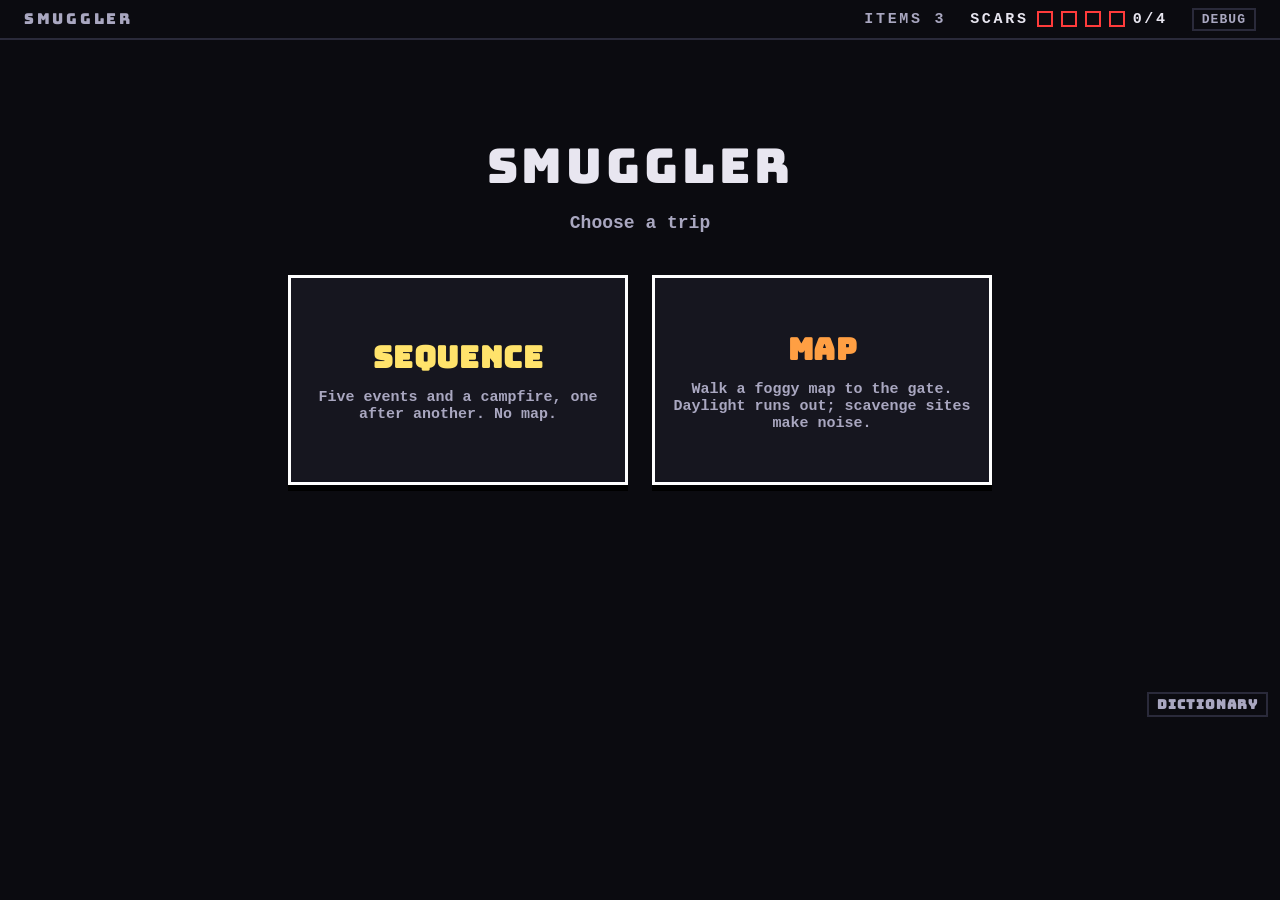
<file: index.html>
<!DOCTYPE html>
<html lang="en">
<head>
<meta charset="utf-8">
<title>Smuggler — dice sentence prototype</title>
<meta name="viewport" content="width=device-width, initial-scale=1">
<link rel="preconnect" href="https://fonts.googleapis.com">
<link rel="preconnect" href="https://fonts.gstatic.com" crossorigin>
<link rel="stylesheet" href="https://fonts.googleapis.com/css2?family=Bungee&family=Lora:wght@400;500&display=swap">
<style>
  :root { /* colour defaults; CONFIG.colors overrides them at start-up */
    --bg:#0b0b10; --panel:#16161f; --line:#2a2a3a; --text:#e8e6f0; --dim:#8a88a0;
    --lit:#ffe36b; --status:#d9cfa8; --danger:#ff3b3b; --glow:#ffffff; --pip:#e8e6f0; --broken:#5a5a66; --turned:#4fe06a; --tiletext:#0b0b10;
    --lift:1.07;
    --note:#a9dcff;
    /* ---- type system: three font roles, one size scale, three letter-spacings (no game text below --t-xs) ---- */
    --font-display:"Bungee", Impact, "Arial Black", "Helvetica Neue", sans-serif;   /* tiles, buttons, titles, slot actions */
    --font-ui:"Courier New", ui-monospace, Menlo, Consolas, monospace;              /* labels, captions, body text */
    --font-prose:"Lora", "Iowan Old Style", Georgia, "Times New Roman", serif;      /* story narration only */
    --t-xs:13px; --t-sm:15px; --t-md:18px; --t-lg:24px; --t-xl:30px; --t-hero:48px;
    --ls-0:.02em; --ls-1:.08em; --ls-2:.18em;
    /* ---- spacing scale ---- */
    --sp-1:4px; --sp-2:8px; --sp-3:12px; --sp-4:16px; --sp-5:24px; --sp-6:32px;
    --rail-line:#4a4a58; --rail-line-hi:#8f8da0; --rail-bg:#101018; --rail-fill:#1d1d29; }
  * { box-sizing: border-box; }
  html, body { margin:0; height:100%; background:var(--bg); color:var(--text); overflow:hidden;
    font-family:var(--font-ui); font-weight:700;
    user-select:none; -webkit-user-select:none; }
  body { display:flex; align-items:flex-start; }
  #stage { margin:0 auto; position:relative; width:1280px; height:720px; flex:none; overflow:hidden; background:var(--bg); }
  button { font:inherit; color:inherit; cursor:pointer; }

  /* top bar */
  #top { position:absolute; left:0; top:0; width:100%; height:40px; display:flex; align-items:center; gap:var(--sp-5);
    padding:0 var(--sp-5); border-bottom:2px solid var(--line); letter-spacing:var(--ls-2); font-size:var(--t-sm); }
  #top .title { color:var(--dim); }
  #top .spacer { flex:1; }
  #stageInd { display:flex; gap:var(--sp-2); align-items:center; font-size:var(--t-sm); }
  #stageInd span { color:var(--dim); opacity:.55; }
  #stageInd span.cur { color:var(--lit); opacity:1; border-bottom:3px solid var(--lit); }
  #stageInd span.done { text-decoration:line-through; opacity:.35; }
  #stageInd i { font-style:normal; color:var(--line); }
  #invCount { font-size:var(--t-sm); color:var(--dim); }
  #scars { display:flex; align-items:center; gap:var(--sp-2); }
  .scarbox { width:16px; height:16px; border:2px solid var(--danger); display:inline-block; }
  .scarbox.on { background:var(--danger); }

  /* tiles */
  /* tile sizes: default md, .small sm (cards, strips, nets), xs (inventory, bag, popovers); xl only for the enemy intent */
  .tile { display:inline-block; padding:var(--sp-2) var(--sp-3); font-size:var(--t-md); line-height:1; letter-spacing:var(--ls-0);
    color:var(--tiletext); background:#888; border:3px solid #000; box-shadow:0 4px 0 #000; text-transform:uppercase; }
  .tile.small { font-size:var(--t-sm); padding:var(--sp-1) var(--sp-2); border-width:2px; }
  .tile.scar { background-image:repeating-linear-gradient(135deg, transparent 0 7px, color-mix(in srgb, var(--danger) 28%, transparent) 7px 9px); }
  .tile.broken { text-decoration:line-through; }
  .faceRow { display:flex; justify-content:center; align-items:center; }
  .faceRow .tile + .tile { margin-left:-3px; }

  /* enemy */
  #enemy { position:absolute; left:0; top:40px; width:100%; height:218px; padding:var(--sp-2) var(--sp-5); display:flex; gap:var(--sp-6); }
  /* fixed rows (label, meta, intent tile, intent line, action sentence, foresight queue) so long texts wrap inside their own box instead of overlapping */
  #intentPanel { width:520px; height:216px; display:flex; flex-direction:column; gap:var(--sp-1); position:relative; overflow:hidden; }
  #enemyMeta { min-height:16px; font-size:var(--t-xs); letter-spacing:var(--ls-0); color:var(--dim); display:flex; flex-wrap:wrap; gap:2px var(--sp-3); align-items:center; flex:none; }
  #enemyMeta .chip { border:2px solid var(--line); padding:0 var(--sp-2); font-size:var(--t-xs); letter-spacing:var(--ls-1); text-transform:uppercase; }
  #bag { position:absolute; right:0; top:-2px; display:flex; align-items:center; gap:var(--sp-2); }
  #bag.hidden { display:none; }
  #bag .tile { font-size:var(--t-xs); padding:var(--sp-1) var(--sp-2); border-width:2px; }
  .vb { cursor:help; }
  .lbl { font-size:var(--t-xs); letter-spacing:var(--ls-2); color:var(--dim); }
  #intentRow { display:flex; align-items:flex-end; gap:var(--sp-4); height:60px; flex:none; }
  #intentTile { font-size:var(--t-xl); padding:var(--sp-3) var(--sp-4); }
  #verbFlash { font-family:var(--font-display); font-weight:400; font-size:var(--t-xl); white-space:nowrap; }
  #intentText { height:22px; flex:none; font-size:var(--t-sm); line-height:22px; white-space:nowrap; overflow:hidden; text-overflow:ellipsis; }
  #nextWrap { display:flex; align-items:center; gap:var(--sp-3); height:36px; flex:none; overflow:hidden; }
  #nextWrap .q { opacity:.5; display:flex; align-items:center; gap:var(--sp-2); }
  #nextWrap.hidden { visibility:hidden; }
  #enemyText { height:44px; flex:none; font-size:var(--t-md); line-height:22px; color:var(--status); overflow:hidden; display:-webkit-box; -webkit-line-clamp:2; -webkit-box-orient:vertical; }
  #stripWrap { flex:1; display:flex; flex-direction:column; min-width:0; }
  #stripHead { height:36px; flex:none; font-size:var(--t-xs); line-height:18px; letter-spacing:var(--ls-1); color:var(--dim); overflow:hidden; }
  #stripHead b { color:var(--text); letter-spacing:var(--ls-2); }
  #stripHead .legend { display:block; letter-spacing:var(--ls-0); white-space:nowrap; }
  #stripHead .legend.win { color:var(--turned); font-weight:700; letter-spacing:var(--ls-1); }
  #faceStrip { flex:1; display:flex; gap:var(--sp-2); align-items:flex-start; padding-top:var(--sp-4); }
  .efc .info { font-size:var(--t-xs); line-height:15px; height:45px; width:100%; text-align:center; color:var(--dim); overflow:hidden; }
  .efc .fstate { font-size:var(--t-xs); font-weight:700; letter-spacing:var(--ls-1); height:15px; color:var(--dim); white-space:nowrap; }
  .efc.harmless { opacity:.6; }
  .efc.harmless .tile { outline:2px dashed var(--dim); outline-offset:-5px; }
  .efc.resolved .info { color:var(--dim); text-decoration:line-through; }
  .efc.would-break { border-color:var(--danger); } .efc.would-break .fstate { color:var(--danger); }
  .efc.would-turn { border-color:var(--turned); } .efc.would-turn .fstate { color:var(--turned); }
  .efc.would-break.is-current, .efc.would-turn.is-current { border-style:double; }
  .efc.prov.would-break, .efc.prov.would-turn { border-style:dashed; opacity:.85; }
  .pip.ghost-broken { background:var(--danger); border-color:#000; transform:rotate(45deg) scale(.7); box-shadow:0 0 0 2px var(--danger); }
  .pip.ghost-turned { background:var(--turned); transform:scale(.7); box-shadow:0 0 0 2px var(--turned); }
  .pip.ghost-broken.prov, .pip.ghost-turned.prov { opacity:.5; box-shadow:none; }
  .efc { flex:1; display:flex; flex-direction:column; align-items:center; gap:var(--sp-1); padding:var(--sp-2) 2px var(--sp-1); min-width:0;
    border:3px solid transparent; position:relative; }
  .efc .tile { font-size:var(--t-sm); padding:var(--sp-2) var(--sp-1); width:100%; text-align:center; }
  .efc.is-current { border-color:var(--glow); }
  .efc.is-next { border:3px dashed var(--dim); }
  .efc.is-then { border:3px dotted var(--line); }
  .efc .tag { position:absolute; top:-18px; left:0; width:100%; text-align:center; font-size:var(--t-xs); letter-spacing:var(--ls-2); color:var(--dim); }
  .efc.is-current .tag { color:var(--glow); }
  .pips { display:flex; gap:var(--sp-1); flex-wrap:wrap; justify-content:center; min-height:24px; }
  .pip { width:18px; height:18px; border:3px solid #000; background:var(--pip); }
  .pip.broken { background:var(--broken); transform:rotate(45deg) scale(.7); }
  .pip.turned { background:var(--turned); transform:scale(.7); }

  /* sentence rail: interlocking chevron steps, FIRST / THEN / LAST labels, MIND band, per-step captions, totals */
  #sentence { position:absolute; left:0; top:258px; width:100%; height:304px; padding:var(--sp-1) var(--sp-5) 0; display:flex; flex-direction:column; align-items:center;
    --sw-max:420px; --sw:420px; --pt:40px; --ov:32px; --pitch:calc(var(--sw) - var(--ov)); --slotH:92px;   /* --sw is re-fitted by JS for more than 3 slots */
    --narr-h:64px; --focus:var(--rail-line); }
  /* two layers: the story line, then the rail (arrows, labels, captions, totals) straight on the page background, no panel */
  #railPanel { flex:none; width:fit-content; max-width:1232px; min-width:560px; }
  #railHead { display:flex; align-items:baseline; gap:var(--sp-4); height:26px; width:100%; font-family:var(--font-ui); font-size:var(--t-xs); font-weight:400; letter-spacing:var(--ls-2); }
  #railTitle { color:var(--dim); text-transform:uppercase; }
  /* totals: big and prominent, right end of the header row */
  #rtotals { margin-left:auto; flex:1 1 0; min-width:0; text-align:right; white-space:nowrap; overflow:hidden; text-overflow:ellipsis; letter-spacing:var(--ls-0);
    font-size:var(--t-lg); line-height:1.15; color:var(--text); }
  #rtotals .eq { font-family:var(--font-display); font-weight:400; color:var(--dim); font-size:var(--t-lg); margin-right:var(--sp-2); }
  #rtotals.pending { color:var(--dim); }
  #rtotals.pending .eq { color:var(--dim); }
  #rtotals .rx { color:var(--note); }
  #rtotals .sofar { font-family:var(--font-ui); font-size:var(--t-xs); font-style:italic; color:var(--dim); margin-left:var(--sp-1); }
  #rtotals.pending .rx { color:var(--dim); }
  #sentence.partial .rband.tag.prov { border-style:dashed; opacity:.7; }
  .carry.prov { border-top-style:dashed; }
  #railShape { color:var(--text); font-family:var(--font-ui); font-weight:400; font-size:var(--t-xs); letter-spacing:var(--ls-2); opacity:.8; }
  #slots { position:relative; display:flex; align-items:flex-start; }
  .rstep { position:relative; width:var(--sw); flex:none; }
  .rstep + .rstep { margin-left:calc(var(--ov) * -1); }
  .rlabel { height:22px; line-height:22px; padding-left:var(--pt); font-family:var(--font-ui); font-size:var(--t-xs); font-weight:400; letter-spacing:var(--ls-2); color:var(--dim); }
  .rstep.first .rlabel { padding-left:var(--sp-2); }
  .rband { height:19px; margin:0 0 var(--sp-1); font-size:var(--t-xs); line-height:19px; letter-spacing:var(--ls-2); text-transform:uppercase; color:var(--tiletext);
    padding-left:var(--pt); white-space:nowrap; }
  .rstep.first .rband { padding-left:var(--sp-2); }
  .rband.on { clip-path:polygon(0 0, 100% 0, 100% 100%, 0 100%); }
  .rstep.last .rband.on { clip-path:polygon(0 0, calc(100% - 12px) 0, 100% 50%, calc(100% - 12px) 100%, 0 100%); }
  .rband.tag { display:block; width:max-content; margin-left:var(--pt); padding:0 var(--sp-2); border:2px solid; font-weight:700; font-size:var(--t-xs); line-height:15px; height:19px; }
  .rstep.first .rband.tag { margin-left:var(--sp-2); }
  .rband.tag.none { color:var(--dim); border-color:var(--line); border-style:dashed; }
  .rband.tag.none, .rband.tag { background:transparent; }
  .slot { position:relative; height:var(--slotH); display:flex; align-items:center; justify-content:center; padding:0 var(--pt); }
  /* cartoon arrows: thick outline (.chev) + inset fill (::after) + a solid offset shadow (.slot::before); corners chamfered by --c, blunt tip */
  .slot { --c:9px; --k:calc(var(--c) * .8); --ol:5px; --sh:5px;
    --chev-clip:polygon(var(--c) 0, calc(100% - var(--pt) - var(--c)) 0, calc(100% - var(--pt) + var(--k)) var(--c), calc(100% - var(--k)) calc(50% - var(--c)),
      calc(100% - var(--k)) calc(50% + var(--c)), calc(100% - var(--pt) + var(--k)) calc(100% - var(--c)), calc(100% - var(--pt) - var(--c)) 100%, var(--c) 100%,
      var(--k) calc(100% - var(--c)), calc(var(--pt) - var(--k)) calc(50% + var(--c)), calc(var(--pt) - var(--k)) calc(50% - var(--c)), var(--k) var(--c)); }
  .rstep.first .slot { --chev-clip:polygon(var(--c) 0, calc(100% - var(--pt) - var(--c)) 0, calc(100% - var(--pt) + var(--k)) var(--c), calc(100% - var(--k)) calc(50% - var(--c)),
      calc(100% - var(--k)) calc(50% + var(--c)), calc(100% - var(--pt) + var(--k)) calc(100% - var(--c)), calc(100% - var(--pt) - var(--c)) 100%, var(--c) 100%,
      0 calc(100% - var(--c)), 0 var(--c)); }
  .slot .chev, .slot .chev::after, .slot::before { position:absolute; inset:0; clip-path:var(--chev-clip); }
  .slot::before { content:''; background:#000; transform:translate(var(--sh), var(--sh)); pointer-events:none; }
  .slot .chev { background:var(--rail-line); pointer-events:none; }
  .slot .chev::after { content:''; inset:var(--ol); background:var(--rail-bg); }
  .rstep:not(.first) .slot .chev::after { }
  .slot .num { position:absolute; left:calc(var(--pt) + 10px); top:50%; transform:translateY(-50%); font-size:var(--t-hero); font-family:var(--font-display); font-weight:400; color:#2a2a38; pointer-events:none; }
  .rstep.first .slot .num { left:18px; }
  .slot .empty { font-size:var(--t-sm); letter-spacing:var(--ls-2); color:var(--dim); text-transform:uppercase; pointer-events:none; }
  .slot.full .empty, .slot.full .num { display:none; }
  .slot.full .chev { background:var(--rail-line-hi); }
  .slot.full .chev::after { background:var(--rail-fill); }
  .slot.trig .chev { background:var(--glow); }
  .slot.over .chev { background:var(--glow); }
  .slot.over .chev::after { background:#262634; }
  .slot.acting .chev { background:var(--glow); }
  .slot.acting .chev::after { background:#2c2c3c; }
  #slots.complete .slot.full .chev { background:var(--lit); }
  .rstep > .rlink { position:relative; height:14px; }
  .carry { position:absolute; left:calc(var(--sw) / 2 + 12px); top:6px; height:0; border-top:3px solid; }
  .carry::after { content:''; position:absolute; right:-2px; top:-6.5px; border:5px solid transparent; border-right:0; border-left:9px solid currentColor; }
  .carry b { position:absolute; left:50%; top:-11px; transform:translateX(-50%); padding:0 var(--sp-2); background:var(--bg); font-size:var(--t-sm); line-height:18px; }
  .rcap { height:26px; padding:0 var(--ov) 0 var(--pt); text-align:center; font-size:var(--t-sm); line-height:22px; overflow:hidden; }
  .rstep.first .rcap { padding-left:var(--sp-2); }
  .rcap .cl1 { white-space:nowrap; overflow:hidden; text-overflow:ellipsis; color:var(--note); font-weight:700; }   /* annotations: one consistent style */
  .rcap .cl2 { font-size:var(--t-xs); line-height:14px; font-weight:400; color:var(--dim); white-space:nowrap; overflow:hidden; text-overflow:ellipsis; }
  .rcap .cn { text-transform:none; }
  .rcap .cp { font-family:var(--font-display); font-weight:400; font-size:var(--t-sm); letter-spacing:var(--ls-0); }
  .rcap .cin { color:var(--turned); }
  .rcap.mind .cl1 { color:var(--dim); }
  #playhead { position:absolute; left:calc(var(--ph, 0) * var(--pitch) + var(--pt)); top:22px; width:calc(var(--sw) - var(--pt) - var(--ov)); height:19px;
    background:var(--glow); opacity:0; pointer-events:none; z-index:3;
    transition:left var(--ph-ms, .16s) ease-out, opacity .1s; }
  #playhead.on { opacity:1; }
  #narration { height:var(--narr-h); flex:none; width:100%; max-width:1100px; margin-bottom:var(--sp-1); font-family:var(--font-prose); font-size:var(--t-xl); line-height:32px;
    color:#e6e2d6; text-align:center; font-weight:400; letter-spacing:var(--ls-0); overflow:hidden; display:grid; align-content:center; }
  #narration .nbox { display:block; max-height:64px; overflow:hidden; }
  #narration .nm { color:inherit; }
  /* action phrases: a muted tint of the verb colour; item names: faint tint + dotted underline; clauses about the result: dimmer */
  #narration .nv { color:color-mix(in srgb, var(--vc, #e6e2d6) 58%, #d8d4c8); }
  #narration .nv.nrev { color:color-mix(in srgb, var(--vc, #e6e2d6) 40%, #a8a496); }
  #narration .ni { color:color-mix(in srgb, var(--vc, #e6e2d6) 40%, #e6e2d6); text-decoration:underline dotted; text-decoration-thickness:1px; text-underline-offset:5px; }
  #narration .nres { line-height:1; font-style:italic; font-size:.78em; color:#8f8c82; }
  #preview { margin-top:0; min-height:22px; width:100%; }
  #previewText { font-size:var(--t-md); line-height:22px; max-width:1232px; text-align:center; margin:0 auto; }
  #previewText.hint { color:var(--dim); }

  /* bottom: dice lying loose on the table */
  #bottom { position:absolute; left:0; top:562px; width:100%; height:158px; }
  #stage[data-phase=resolving] #bottom, #stage[data-phase=enemy] #bottom { opacity:.45; transition:opacity .15s; }
  #tray { display:flex; justify-content:center; gap:var(--sp-5); }
  .cell { width:92px; height:92px; padding-bottom:var(--sp-1); display:flex; align-items:center; justify-content:center; }
  .cell:empty { border:2px dashed transparent; }   /* placed dice leave an invisible hole, so tray positions stay stable */
  .cell.over, #tray.over .cell:empty { border-color:var(--glow); }
  .die { width:88px; height:88px; display:flex; flex-direction:column; align-items:center; justify-content:center;
    gap:var(--sp-1); position:relative; touch-action:none; cursor:grab; rotate:var(--tilt, 0deg);
    border:3px solid #5a5a78; background:#20202e; box-shadow:0 4px 0 #000; }
  .die .meta { display:flex; align-items:center; justify-content:center; gap:var(--sp-2); width:100%; height:16px; line-height:1; flex:none; }
  .die .cap { font-size:var(--t-xs); letter-spacing:var(--ls-1); color:var(--dim); text-align:center; white-space:nowrap; }
  .die .held { position:absolute; right:var(--sp-5); top:-9px; font-size:var(--t-xs); letter-spacing:var(--ls-1); color:var(--tiletext);
    background:var(--lit); padding:2px var(--sp-2); display:none; }
  .die.held .held { display:block; }
  .die.held { border-color:var(--lit); box-shadow:0 4px 0 #000; translate:0 -4px; }
  .die.held .faceRow { transform:none; }
  .die.dim .faceRow { opacity:.35; }
  .die .frz { position:absolute; left:var(--sp-2); top:-9px; font-size:var(--t-xs); letter-spacing:var(--ls-1); color:#06222c; background:#8fe0ff;
    padding:2px var(--sp-1); display:none; }
  .die.frozen { border-color:#8fe0ff; background:#16303a;
    box-shadow:0 4px 0 #000; cursor:not-allowed; }
  .die.frozen .frz { display:block; }
  .nf .sturdy { position:absolute; right:-2px; top:-9px; font-size:var(--t-xs); letter-spacing:var(--ls-1); font-weight:400; color:var(--dim);
    background:var(--panel); border:1px solid var(--line); padding:0 var(--sp-1); }
  .die .ctl button { background:var(--panel); border:2px solid var(--line); padding:0 var(--sp-2); font-size:var(--t-xs); line-height:14px; }
  .die .ctl button:hover { border-color:var(--glow); }
  .die.in-slot .up, .die:not(.in-slot) .down { display:none; }
  /* a die on the rail is a word step: no die frame, same face tiles */
  .die.in-slot { width:100%; height:100%; border:0; background:none; box-shadow:none; rotate:0deg; translate:none; gap:2px; z-index:2; }
  .die.in-slot .tile { font-size:var(--t-md); padding:var(--sp-2) var(--sp-3); }
  /* tray dice are squares: the face tiles stack inside (PALM KNIFE on two lines) */
  #tray .die:not(.in-slot) { padding:var(--sp-1); border-radius:0; }
  #tray .die:not(.in-slot) .ctl { position:absolute; right:-6px; top:-8px; z-index:3; }   /* label and tiles stay centred; the up arrow overhangs the top-right corner, never over a tile */
  #tray .die:not(.in-slot) .ctl button { border-width:1px; padding:0 var(--sp-1); line-height:12px; }
  #tray .die:not(.in-slot) .faceRow { flex:1 1 0; min-height:0; width:100%; flex-direction:column; justify-content:center; align-items:center; }
  #tray .die:not(.in-slot) .faceRow .tile + .tile { margin-left:0; margin-top:-3px; }
  #tray .die:not(.dragging):not(.in-slot) .tile { font-size:var(--t-xs); padding:var(--sp-1); border-width:2px; box-shadow:none; white-space:normal; text-align:center; line-height:1.05; max-width:100%; }
  .die.in-slot .held { top:2px; right:calc(var(--pt) + 4px); }
  .die.in-slot .frz { top:2px; left:calc(var(--pt) + 4px); }
  .rstep.first .die.in-slot .frz { left:12px; }
  /* slot action: the action the die performs is the slot's main content; the die face shrinks to a small strip */
  .slot .sact { position:absolute; inset:0; z-index:3; pointer-events:none; display:none; flex-direction:column; align-items:center; justify-content:flex-start;
    padding:var(--sp-2) var(--pt) 0; text-align:center; }
  .rstep.first .slot .sact { padding-left:var(--sp-3); }
  .slot.acts .sact { display:flex; }
  .sact .an { font-family:var(--font-display); font-weight:400; font-size:var(--t-xl); line-height:1.02; letter-spacing:var(--ls-0); text-transform:uppercase; white-space:normal;
    max-height:2.1em; overflow:hidden; text-shadow:0 2px 0 #000; }
  .sact .an.long { font-size:var(--t-lg); }
  .sact .ap { font-size:1.12em; line-height:1; }
  .sact .cin { color:var(--turned); }
  .slot.acts .die.in-slot { justify-content:flex-end; }
  .slot.acts .die.in-slot .faceRow { position:absolute; left:0; right:0; bottom:var(--sp-2); opacity:1; }
  .slot.acts .die.in-slot .tile { font-size:var(--t-xs); padding:var(--sp-1) var(--sp-2); border-width:2px; box-shadow:none; }
  .die.in-slot .meta { width:auto; }
  .slot.acts .die.in-slot .meta { position:absolute; right:calc(var(--pt) + 2px); top:2px; height:16px; }
  .slot.acts .die.in-slot .cap { display:none; }
  .die.dragging { position:fixed; z-index:60; cursor:grabbing; background:#20202e; border:3px solid var(--glow);
    box-shadow:0 12px 0 #000; pointer-events:none; translate:none; }
  .die.dragging .ctl { display:none; }
  .die.dragging .tile { font-size:var(--t-xs); padding:var(--sp-1); white-space:normal; text-align:center; line-height:1.05; }
  #buttons { margin-top:var(--sp-3); display:flex; justify-content:center; align-items:center; gap:var(--sp-4); }
  .btn { background:var(--panel); border:2px solid var(--line); padding:var(--sp-1) var(--sp-4); font-size:var(--t-sm); line-height:1.3; letter-spacing:var(--ls-1);
    box-shadow:0 4px 0 #000; }
  .btn:disabled { opacity:.3; cursor:default; border-color:var(--line); }
  #btnCommit:not(:disabled), #btnRoll:not(:disabled) { border-color:var(--lit); }
  .btn:not(:disabled):hover { background:var(--glow); color:var(--tiletext); }
  .btn.primary { background:var(--lit); color:var(--tiletext); border-color:#000; }
  #status { color:var(--status); font-size:var(--t-sm); min-width:210px; }
  #help { position:absolute; left:0; bottom:2px; width:100%; text-align:center; font-size:var(--t-xs); color:var(--dim); opacity:.7; padding:0 150px 0 var(--sp-5); white-space:nowrap; overflow:hidden; text-overflow:ellipsis; }

  /* popover */
  #pop { position:absolute; z-index:40; display:none; background:#000; border:3px solid var(--glow); padding:var(--sp-2) var(--sp-3);
    pointer-events:none; }
  #pop .row { display:flex; gap:var(--sp-2); align-items:center; }
  #pop .f { padding:var(--sp-1); border:3px solid transparent; }
  #pop .f.cur { border-color:var(--glow); }
  #pop .tile { font-size:var(--t-xs); padding:var(--sp-1) var(--sp-2); border-width:2px; box-shadow:none; }
  #pop .ttl { font-size:var(--t-xs); letter-spacing:var(--ls-2); color:var(--dim); margin-bottom:var(--sp-2); }

  /* overlay */
  #overlay { position:absolute; inset:0; z-index:80; background:rgba(5,5,8,.82); display:none;
    flex-direction:column; align-items:center; justify-content:center; gap:var(--sp-5); }
  #overlay.show { display:flex; }
  #overlay .big { font-size:var(--t-hero); letter-spacing:var(--ls-1); }
  #overlay .big.long { font-size:var(--t-xl); }
  #overlay .sub { font-size:var(--t-md); color:var(--dim); max-width:760px; text-align:center; }
  /* ===== Phase 3: juice ===== */
  .tile, .btn, #top .title, #overlay .big, .flyer, #pop .tile { font-family:var(--font-display); font-weight:400; white-space:nowrap; }
  .tile { letter-spacing:var(--ls-0); }
  .efc .tile { letter-spacing:var(--ls-0); }
  .die { transition: scale .1s ease-out, translate .12s ease-out; }
  .die .faceRow { transition: transform .12s ease-out; }
  .die.dragging { scale:var(--lift); box-shadow:0 14px 0 #000; }
  .flyer { position:absolute; left:0; top:0; z-index:70; pointer-events:none; font-size:var(--t-xl); line-height:1;
    -webkit-text-stroke:2px #000; paint-order:stroke fill; text-shadow:0 4px 0 #000; will-change:transform; }
  .flyer.small { font-size:var(--t-md); }
  .spark { position:absolute; left:0; top:0; z-index:70; width:9px; height:9px; pointer-events:none; border:2px solid #000; }
  .crack { position:absolute; inset:0; pointer-events:none; z-index:5; }
  .crack svg { width:100%; height:100%; }
  .die { z-index:1; }
  /* sentence complete: the rail lights up together */
  @keyframes litFlash { 0% { filter:brightness(1); } 40% { filter:brightness(1.35); } 100% { filter:brightness(1); } }
  @keyframes ovPop { 0% { transform:scale(.4) rotate(-6deg); opacity:0; } 60% { transform:scale(1.12) rotate(2deg); opacity:1; } 100% { transform:scale(1) rotate(0); } }
  #slots.complete .slot.full { animation:litFlash .45s ease-out; }
  #slots.complete .die .tile { filter:brightness(1.1) saturate(1.1); }
  #overlay.show .big { animation:ovPop .5s cubic-bezier(.2,1.4,.4,1); }
  @media (prefers-reduced-motion: reduce) {
    *, *::before, *::after { animation-duration:.001s !important; animation-iteration-count:1 !important; transition-duration:.001s !important; }
  }

  .pip.unknown { background:transparent; border:3px dashed var(--dim); }

  /* ===== V1-2: trip screens ===== */
  #screen { position:absolute; left:0; right:0; top:40px; bottom:0; z-index:55; background:var(--bg); display:none;
    flex-direction:column; align-items:center; padding:var(--sp-5) var(--sp-6); gap:var(--sp-4); }
  #screen.show { display:flex; }
  #screen h2 { margin:0; font-family:var(--font-display); font-weight:400; font-size:var(--t-hero); flex:none; letter-spacing:var(--ls-1); }
  #screen .sub { color:var(--dim); font-size:var(--t-md); text-align:center; max-width:820px; }
  #screen .sect { font-size:var(--t-xs); letter-spacing:var(--ls-2); color:var(--dim); margin-top:var(--sp-1); }
  #screen > * { flex-shrink:0; }
  #screen .row { display:flex; gap:var(--sp-5); justify-content:center; align-items:stretch; flex-wrap:wrap; }
  .rcard { width:268px; background:var(--panel); border:3px solid var(--line); padding:var(--sp-3) var(--sp-3) var(--sp-3); display:flex; flex-direction:column;
    align-items:center; gap:var(--sp-3); cursor:default; text-align:center; transition:transform .12s ease-out, border-color .12s; }
  .rcard.pick { cursor:pointer; }
  .rcard.pick:hover { border-color:var(--glow); transform:translateY(-4px); }
  .rcard.picked { border-color:var(--lit); transform:scale(1.08); }
  .rcard.faded { opacity:.25; }
  .rcard.small { width:auto; flex-direction:row; padding:var(--sp-2) var(--sp-3); gap:var(--sp-2); }
  .rcard .tiles { display:flex; justify-content:center; }
  .rcard .tiles .tile { font-size:var(--t-md); padding:var(--sp-2) var(--sp-2); }
  .rcard .tiles .tile + .tile { margin-left:-3px; }
  .rcard .info { font-size:var(--t-sm); color:var(--status); min-height:36px; }
  .rcard .verbs { font-size:var(--t-xs); line-height:1.5; text-align:left; }
  .rcard .verbs b { display:inline-block; width:56px; letter-spacing:var(--ls-1); }
  .ctile { width:340px; height:210px; background:var(--panel); border:3px solid var(--glow); display:flex; flex-direction:column;
    align-items:center; justify-content:center; gap:var(--sp-3); cursor:pointer; box-shadow:0 6px 0 #000; padding:var(--sp-4); text-align:center;
    transition:transform .12s ease-out; }
  .ctile:hover:not(.off) { transform:translateY(-5px); background:#1e1e2b; }
  .ctile.off { opacity:.3; cursor:default; border-color:var(--line); }
  .ctile .t { font-family:var(--font-display); font-size:var(--t-xl); letter-spacing:var(--ls-0); }
  .ctile .d { font-size:var(--t-sm); color:var(--dim); }
  .dicelist { display:flex; flex-direction:column; gap:var(--sp-3); }
  .dicelist .dl { display:flex; align-items:center; gap:var(--sp-3); }
  .dicelist .dl .nm { width:64px; font-size:var(--t-xs); letter-spacing:var(--ls-2); color:var(--dim); }
  .dicelist .faces { display:flex; gap:var(--sp-3); flex-wrap:wrap; }
  .dicelist .f { display:flex; padding:var(--sp-1); border:2px solid transparent; }
  .dicelist .f.heal { border-color:var(--lit); cursor:pointer; background:color-mix(in srgb, var(--lit) 12%, transparent); }
  .dicelist .f.heal:hover { transform:scale(1.12); }
  .dicelist .f .tile + .tile { margin-left:-2px; }
  .resline { font-size:var(--t-sm); display:flex; gap:var(--sp-3); align-items:center; }
  .reslist { max-height:216px; overflow-y:auto; padding-right:var(--sp-2); display:flex; flex-direction:column; gap:var(--sp-1); }
  #endLog { width:100%; flex:none; height:104px; overflow-y:auto; font-size:var(--t-xs); font-weight:400; line-height:1.4; border:2px solid var(--line);
    padding:var(--sp-2) var(--sp-3); margin:0; list-style:none; background:var(--panel); user-select:text; }
  #endLog li { border-bottom:1px solid var(--line); padding:1px 0; }
  .pop-in { animation:tilePop .36s cubic-bezier(.2,1.4,.4,1) both; animation-delay:calc(var(--i, 0) * 70ms); }
  @keyframes tilePop { 0% { transform:scale(.3) rotate(-5deg); opacity:0; } 100% { transform:none; opacity:1; } }
  .bagpop { animation:tilePop .3s ease-out both; }


  /* ===== V1-3: placement screen / die nets ===== */
  #pop { z-index:58; }
  #pop .ftip { font-size:var(--t-xs); font-weight:400; min-width:230px; }
  #pop .ftip .vr { display:flex; gap:var(--sp-3); align-items:baseline; padding:2px 0; }
  #pop .ftip .vr b { width:52px; letter-spacing:var(--ls-0); }
  #pop .ftip .vr .nm { flex:1; }
  #pop .ftip .vr em { font-style:normal; font-weight:700; color:var(--lit); }
  #pop .ftip .sp { margin-top:var(--sp-2); color:var(--status); max-width:260px; white-space:normal; }
  .plwrap { display:flex; flex-direction:column; align-items:center; gap:var(--sp-3); width:100%; }
  .plnets { display:flex; gap:var(--sp-6); justify-content:center; }
  .netbox { display:flex; flex-direction:column; align-items:center; gap:var(--sp-2); perspective:900px; }
  .nbl { font-family:var(--font-display); font-weight:400; font-size:var(--t-md); letter-spacing:var(--ls-1); color:var(--dim); }
  .net { --cw:134px; --ch:92px; --fs:var(--t-xs); display:grid; grid-template-columns:repeat(4, var(--cw)); grid-template-rows:repeat(3, var(--ch)); gap:var(--sp-2); transform-style:preserve-3d; }
  .net.mini { --cw:96px; --ch:50px; --fs:var(--t-xs); gap:var(--sp-1); }
  .nf { position:relative; border:3px solid var(--line); background:var(--panel); display:flex; flex-direction:column; align-items:center; justify-content:center;
    gap:var(--sp-2); transition:border-color .1s, background .1s, transform .1s; }
  .nf.p0 { grid-column:2; grid-row:1; } .nf.p1 { grid-column:1; grid-row:2; } .nf.p2 { grid-column:2; grid-row:2; }
  .nf.p3 { grid-column:3; grid-row:2; } .nf.p4 { grid-column:4; grid-row:2; } .nf.p5 { grid-column:2; grid-row:3; }
  .nf .n { position:absolute; left:4px; top:1px; font-size:var(--t-xs); color:var(--dim); font-weight:400; }
  .nf .tile { font-size:var(--fs); padding:var(--sp-1) var(--sp-2); border-width:2px; box-shadow:0 2px 0 #000; }
  .nf .bp { display:flex; }
  .nf .it { min-height:22px; display:flex; align-items:center; justify-content:center; position:relative; }
  .nf .it.empty { border:2px dashed var(--line); padding:2px var(--sp-3); font-size:var(--fs); color:var(--dim); font-weight:400; letter-spacing:var(--ls-2); }
  .net.mini .nf { gap:var(--sp-1); }
  .net.mini .nf .tile { padding:2px var(--sp-1); border-width:1px; }
  .net.mini .nf .it { min-height:14px; }
  .net.mini .nf .it.empty { padding:0 var(--sp-2); border-width:1px; }
  .net.mini .nf .n { display:none; }
  .nf.scar { background:color-mix(in srgb, var(--danger) 8%, var(--panel)); border-color:#5a2a2a; }
  .nf.heal { border-color:var(--lit); cursor:pointer; background:color-mix(in srgb, var(--lit) 12%, var(--panel)); }
  .nf.heal:hover { transform:scale(1.07); }
  .nf .it.movable { cursor:grab; touch-action:none; }
  .nf .it.movable .tile { box-shadow:0 2px 0 #000, 0 0 0 2px color-mix(in srgb, var(--lit) 70%, transparent); }
  .nf .it.locked { opacity:.55; cursor:not-allowed; }
  .nf .lock { position:absolute; right:-6px; top:-8px; font-size:var(--t-xs); font-style:normal; filter:grayscale(.3); }
  .nf .new { position:absolute; left:-4px; top:-9px; font-size:var(--t-xs); background:var(--lit); color:var(--tiletext); padding:0 var(--sp-1); letter-spacing:var(--ls-1); }
  body.dragging-item .nf.valid { border-color:var(--turned); background:color-mix(in srgb, var(--turned) 12%, var(--panel)); }
  body.dragging-item .nf.invalid { opacity:.4; }
  body.dragging-item .nf.over.valid { border-color:var(--lit); background:color-mix(in srgb, var(--lit) 20%, var(--panel)); transform:scale(1.05); }
  .nf.valid.selvalid { border-color:var(--turned); }
  .odds { font-size:var(--t-xs); font-weight:400; letter-spacing:var(--ls-0); color:var(--text); min-height:18px; text-align:center; }
  .odds.hyp { color:var(--lit); }
  .net.mini + .odds { font-size:var(--t-xs); }
  .invtray { min-width:560px; min-height:74px; border:3px dashed var(--line); background:rgba(255,255,255,.025); padding:var(--sp-2) var(--sp-3) var(--sp-3); display:flex; flex-direction:column; align-items:center; gap:var(--sp-2); }
  body.dragging-item .invtray.ok { border-color:var(--turned); background:color-mix(in srgb, var(--turned) 8%, transparent); }
  .invtray.over { border-color:var(--lit) !important; }
  .invrow { display:flex; gap:var(--sp-3); flex-wrap:wrap; justify-content:center; min-height:40px; max-height:96px; overflow-y:auto; align-items:center; max-width:1000px; }
  .inv { display:flex; padding:var(--sp-1); border:2px solid transparent; cursor:grab; touch-action:none; }
  .inv .tile { font-size:var(--t-xs); padding:var(--sp-1) var(--sp-2); border-width:2px; }
  .inv .tile + .tile { margin-left:-3px; }
  .inv.sel { border-color:var(--lit); background:color-mix(in srgb, var(--lit) 14%, transparent); }
  .inv.dragsrc, .it.dragsrc { opacity:.3; }
  .dragghost { position:fixed; z-index:95; pointer-events:none; left:0; top:0; will-change:transform; }
  .dragghost .tile { font-size:var(--t-sm); box-shadow:0 10px 0 rgba(0,0,0,.45); }
  .cback { position:absolute; inset:0; z-index:5; background:rgba(5,5,8,.72); display:flex; align-items:center; justify-content:center; }
  .confirm { background:var(--panel); border:3px solid var(--danger); padding:var(--sp-4) var(--sp-5); display:flex; flex-direction:column; align-items:center; gap:var(--sp-3); box-shadow:0 8px 0 #000; }
  .confirm .ct { font-family:var(--font-display); font-weight:400; font-size:var(--t-xl); color:var(--danger); letter-spacing:var(--ls-1); }
  .confirm .cd { font-size:var(--t-sm); display:flex; align-items:center; gap:var(--sp-3); }
  .confirm .cd .tile { font-size:var(--t-sm); padding:var(--sp-2) var(--sp-2); }
  .confirm .cd s { text-decoration-color:var(--danger); }
  .endnets { display:flex; flex-direction:row; gap:var(--sp-5); }
  #screen .endcols { max-width:1200px; }
  .endleft { max-width:430px; min-width:300px; }
  .endleft .reslist .resline { white-space:normal; flex-wrap:wrap; row-gap:2px; }
  .net.mini + .odds { max-width:396px; white-space:normal; }
  .endleft .resline.inv { flex-wrap:wrap; }
  .endleft .resline { white-space:nowrap; }
  @keyframes shake2 { 0%,100% { translate:0 } 20% { translate:-7px 0 } 40% { translate:7px 0 } 60% { translate:-5px 0 } 80% { translate:4px 0 } }
  .nf.rej { animation:shake2 .32s linear; border-color:var(--danger) !important; }


  /* ===== V1-5: start screen, map, scavenge site ===== */
  #dayInd { font-size:var(--t-sm); letter-spacing:var(--ls-1); color:var(--sun, #ffd23f); display:none; }
  #dayInd.cold { color:var(--danger); }
  #noiseTrack { display:none; gap:var(--sp-1); align-items:center; }
  #noiseTrack .nb { width:28px; height:34px; border:3px solid #000; background:#2a2a3a; box-shadow:0 3px 0 #000; }
  #noiseTrack .nb.on { background:var(--status); }
  #noiseTrack .nb.on.hot { background:var(--danger); }
  #btnLeave { display:none; }
  #stage.site #intentTile { display:none; }
  #stage.site #stripHead { visibility:hidden; }
  #stage.site #noiseTrack { display:flex; }
  #stage.site #btnLeave { display:inline-block; }
  #stage.site #intentPanel { width:400px; }
  #stage.site #verbFlash { font-size:var(--t-md) !important; }
  #stage.site #enemyMeta { flex-wrap:wrap; row-gap:2px; }
  #stage.site #enemyMeta .chip { white-space:nowrap; }
  #stage.site #intentRow { height:40px; align-items:center; }
  #stage.site #nextWrap { height:32px; }
  #stage.site #intentPanel { gap:2px; }   /* site panel has a two-line meta row; keep all rows inside the 216px box */
  .efc.site { cursor:pointer; }
  .efc.site .tile { font-size:var(--t-xs); padding:var(--sp-2) var(--sp-1); white-space:normal; line-height:1.15; min-height:52px; display:flex; align-items:center; justify-content:center; text-align:center; }
  .efc.site .sel { position:absolute; left:0; width:100%; bottom:-19px; text-align:center; font-size:var(--t-xs); font-weight:700; letter-spacing:var(--ls-2); color:var(--glow); pointer-events:none; }
  .efc.site.opened { opacity:.5; cursor:default; }
  .efc.site:not(.opened):hover { background:rgba(255,255,255,.05); }
  .efc.site .sfn { position:absolute; right:5px; bottom:2px; font-size:var(--t-xs); color:var(--dim); font-weight:400; }
  .efc.site .sub { font-size:var(--t-xs); letter-spacing:var(--ls-1); font-weight:400; color:var(--dim); min-height:12px; text-align:center; }
  .efc.site .tile.ghost { outline:2px dashed var(--dim); outline-offset:1px; opacity:.75; }
  .efc.site .tile.strike { text-decoration:line-through; }
  .mapwrap { width:100%; max-width:1200px; display:flex; flex-direction:column; gap:var(--sp-3); align-items:stretch; }
  .maphead { display:flex; justify-content:space-between; align-items:center; gap:var(--sp-6); }
  .mh { display:flex; align-items:center; gap:var(--sp-3); }
  .suns, .scarrow { display:flex; gap:var(--sp-2); }
  .sun, .stl { width:24px; height:24px; border:3px solid #000; box-shadow:0 3px 0 #000; display:flex; align-items:center; justify-content:center;
    font-size:var(--t-xs); line-height:1; color:#000; }
  .sun { background:var(--sun, #ffd23f); }
  .sun.off { background:#2a2a3a; color:var(--dim); }
  .stl { background:#2a2a3a; color:var(--dim); }
  .stl.on { background:var(--scarbg, #3a3a44); color:var(--danger); background-image:repeating-linear-gradient(135deg, transparent 0 5px, color-mix(in srgb, var(--danger) 28%, transparent) 5px 7px); }
  .mapgrid { display:grid; grid-template-columns:repeat(6, 1fr); grid-auto-rows:106px; gap:var(--sp-3); padding-top:var(--sp-2); }
  .mt { position:relative; border:3px solid #000; box-shadow:0 5px 0 #000; display:flex; flex-direction:column; align-items:center; justify-content:center;
    gap:var(--sp-1); font-family:var(--font-display); font-weight:400; color:var(--tiletext); text-transform:uppercase; transition:transform .1s ease-out; }
  .mt .ty { font-family:var(--font-ui); font-weight:700; font-size:var(--t-xs); letter-spacing:var(--ls-2); opacity:.65; min-height:11px; }
  .mt .word { line-height:1; letter-spacing:var(--ls-0); white-space:nowrap; }
  .mt.fog { color:var(--dim); }
  .mt.fog .word { font-size:var(--t-xl); }
  .mt.EMPTY { color:var(--dim); }
  .mt.visited:not(.here)::after { content:'✓'; position:absolute; left:6px; top:3px; font-family:var(--font-ui); font-size:var(--t-sm); font-weight:700; color:inherit; opacity:.75; }
  .mt.seen { border-style:dashed; border-color:#bdb48f; }
  .mt.here { outline:4px solid var(--lit); outline-offset:2px; }
  .mt .you { position:absolute; top:-13px; left:50%; transform:translateX(-50%); background:var(--lit); color:#000; border:2px solid #000; font-size:var(--t-xs); padding:var(--sp-1) var(--sp-2); z-index:2; }
  .mt.reach { cursor:pointer; box-shadow:0 0 0 3px var(--glow), 0 5px 0 #000; }
  .mt.reach.cold { box-shadow:0 0 0 3px var(--danger), 0 5px 0 #000; }
  .mapfoot { display:flex; align-items:center; gap:var(--sp-4); min-height:44px; }
  .mapfoot .inv { cursor:default; }
  .mapmsg { font-size:var(--t-sm); color:var(--status); flex:1; text-align:right; }
  .mapmsg.cold { color:var(--danger); }
  @keyframes revPulse { 0% { box-shadow:0 0 0 0 #bdb48f; transform:scale(1.12); } 100% { box-shadow:0 0 0 12px transparent; transform:scale(1); } }
  .mt.newrev { outline:3px solid var(--turned); outline-offset:-3px; }
  .coldflash { position:absolute; inset:0; z-index:72; pointer-events:none; border:10px solid rgba(255,59,59,.7); }

  /* debug / tuning drawer (overlay on the right, closed by default) */
  #btnDebug { background:transparent; border:2px solid var(--line); padding:2px var(--sp-2); font-size:var(--t-xs); letter-spacing:var(--ls-1); color:var(--dim); }
  #btnDebug.on { border-color:var(--status); color:var(--status); }
  #dbg { position:absolute; right:0; top:40px; bottom:0; width:300px; z-index:90; background:rgba(10,10,16,.97);
    border-left:2px solid var(--status); padding:var(--sp-3) var(--sp-3) var(--sp-3); overflow-y:auto; font-size:var(--t-xs); font-weight:400;
    transform:translateX(100%); transition:transform .15s ease-out; visibility:hidden; }
  #dbg.open { transform:none; visibility:visible; }
  #dbg h4 { margin:var(--sp-3) 0 var(--sp-1); font-size:var(--t-xs); letter-spacing:var(--ls-2); color:var(--status); font-weight:700; }
  #dbg h4:first-child { margin-top:0; }
  #dbg .row { display:flex; align-items:center; gap:var(--sp-2); margin-bottom:var(--sp-1); }
  #dbg .row label { flex:none; width:72px; color:var(--dim); }
  #dbg select { flex:1; min-width:0; background:#000; color:var(--text); border:1px solid var(--line); font:inherit; padding:var(--sp-1); }
  #dbg .dbtn { background:#1d1d2a; border:1px solid #55556e; color:var(--text); padding:var(--sp-1) var(--sp-2); font-size:var(--t-xs); font-weight:700; }
  #dbg .dbtn:hover:not(:disabled) { border-color:var(--status); }
  #dbg button:disabled, #dbg select:disabled { opacity:.35; cursor:not-allowed; }
  #dbg .chk { display:flex; gap:var(--sp-2); align-items:center; cursor:pointer; margin-bottom:var(--sp-2); }
  #dbgNote { color:var(--dim); font-size:var(--t-xs); margin:var(--sp-1) 0 0; min-height:14px; }
  #dbgLog { margin:0; padding:0; list-style:none; line-height:1.35; }
  #dbgLog li { padding:var(--sp-1) 0; border-bottom:1px solid var(--line); color:var(--text); word-break:break-word; }
  #dbgLog li:first-child { color:var(--status); }

  /* dictionary */
  #btnDict { position:absolute; right:12px; bottom:3px; z-index:60; background:transparent; border:2px solid var(--line); padding:2px var(--sp-2); cursor:pointer;
    font-family:var(--font-display); font-size:var(--t-xs); letter-spacing:var(--ls-1); color:var(--dim); }
  #btnDict:hover { border-color:var(--lit); color:var(--lit); }
  #dict { position:absolute; inset:0; z-index:88; background:rgba(5,5,8,.86); display:none; align-items:center; justify-content:center; }
  #dict.show { display:flex; }
  #dict .dpanel { width:1160px; max-height:660px; overflow:auto; background:var(--panel); border:3px solid var(--line); padding:var(--sp-3) var(--sp-4) var(--sp-4); box-sizing:border-box; }
  #dict .dhead { display:flex; align-items:center; gap:var(--sp-4); margin-bottom:var(--sp-3); }
  #dict .dttl { font-family:var(--font-display); font-size:var(--t-xl); letter-spacing:var(--ls-1); }
  #dict .dhint { flex:1; color:var(--dim); font-size:var(--t-xs); }
  #dict .dverbs { display:grid; grid-template-columns:repeat(3, 1fr); gap:var(--sp-3); margin-bottom:var(--sp-3); }
  #dict .dverbs .dent { flex-direction:column; align-items:flex-start; gap:var(--sp-2); border:2px solid var(--line); padding:var(--sp-3) var(--sp-3); }
  #dict .dverbs .dtx { font-size:var(--t-sm); line-height:20px; color:var(--text); }
  #dict .dcols { display:grid; grid-template-columns:1fr 1fr; gap:var(--sp-2) var(--sp-5); }
  #dict .dent { display:flex; gap:var(--sp-3); align-items:flex-start; }
  #dict .dent .tile { flex:none; max-width:210px; white-space:normal; }
  #dict .dcols .dtx { font-size:var(--t-sm); line-height:18px; color:var(--text); padding-top:2px; }
</style>
</head>
<body>
<div id="stage">
  <header id="top"><span class="title" id="titleLabel">SMUGGLER</span><span id="stageInd"></span><span id="turn"></span><span class="spacer"></span><span id="dayInd"></span><span id="invCount"></span><span id="scars"></span></header>
  <section id="enemy">
    <div id="intentPanel">
      <div class="lbl" id="enemyLbl">STRAY DOG · INTENT</div>
      <div id="enemyMeta"></div>
      <div id="bag" class="hidden"></div>
      <div id="intentRow"><span id="intentTile" class="tile"></span><div id="noiseTrack"></div><span id="verbFlash"></span></div>
      <div id="intentText"></div>
      <div id="enemyText"></div>
      <div id="nextWrap" class="hidden"></div>
    </div>
    <div id="stripWrap"><div id="stripHead"></div><div id="faceStrip"></div></div>
  </section>
  <section id="sentence">
    <div id="narration"></div>
    <div id="railPanel">
      <div id="railHead"><span id="railTitle"></span><span id="railShape"></span><span id="rtotals"></span></div>
      <div id="slots"></div>
    </div>
    <div id="preview"><div id="previewText"></div></div>
  </section>
  <section id="bottom">
    <div id="tray"></div>
    <div id="buttons">
      <button class="btn primary" id="btnRoll">ROLL</button>
      <button class="btn" id="btnReroll">REROLL (0 left)</button>
      <button class="btn primary" id="btnCommit">COMMIT</button>
      <button class="btn" id="btnLeave">LEAVE</button>
      <button class="btn" id="btnRestart">RESTART</button>
      <span id="status"></span>
    </div>
  </section>
  <div id="help"></div>
  <div id="screen"></div>
  <div id="pop"></div>
  <div id="overlay"><div class="big" id="ovBig"></div><div class="sub" id="ovSub"></div><button class="btn primary" id="ovRestart">CONTINUE</button></div>
</div>


<script>
/* ===== src/config/00-rules.js ===== */
// CONFIG: Core rules: rerolls, scars, lose rule, points, verbs, damage verbs.
// Every tunable lives in CONFIG; engine, UI, FX and debug read it at call time.

const CONFIG = {
  rerollsPerTurn: 2,
  maxScars: 4,                                        // loseRule 'maxScars': trip is lost when total scars >= this
  loseRule: 'maxScars',                               // 'maxScars' (v1 rule, default) | 'dieLost' = run ends when every face of any single die is a SCAR
  scarTargets: null,                                  // die ids a scar may land on (null = every die with kind 'body')
  mindAloneHolds: false,                              // true: a lone MIND (1-slot sentence) lets you hold one body die into the next turn
  minSlots: 2,                                        // no encounter / site has fewer sentence slots than this (1-slot code paths stay, unreachable by default)
  defaultSlots: 3,                                    // sentence length of an enemy / site without its own `slots`
  points: { favourite: 2, other: 1, itemBonus: 1, scar: 0 },
  verbs: ['PRUNE', 'SOW', 'DIG'],
  revealVerb: 'DIG',                                  // verb that reveals the next intent and carries points
  pipResult: { PRUNE: 'broken', SOW: 'turned' },      // damage verbs -> what they do to a pip
  modKey: { PRUNE: 'pruneMod', SOW: 'sowMod' },       // damage verb -> enemy field added once to that verb's sentence total
};

/* ===== src/config/10-dice.js ===== */
// CONFIG: Player dice, starting inventory, body parts, sentence shape names, bare action names.
// Every tunable lives in CONFIG; engine, UI, FX and debug read it at call time.

Object.assign(CONFIG, {
  // Player dice are data: kind 'mind' (faces are verbs; at most one verb face per sentence) or 'body' (faces are body parts
  // that can hold items and be scarred). Starting dice are bare; the kit sits in the inventory and is placed on the intro screen.
  playerDice: [
    { id: 'MIND',  label: 'MIND',  kind: 'mind', faces: ['PRUNE', 'PRUNE', 'SOW', 'SOW', 'DIG', 'DIG'] },
    { id: 'HEAD',  label: 'HEAD',  kind: 'body', faces: ['NOSE', 'EYE', 'EYE', 'MOUTH', 'EAR', 'EAR'] },
    { id: 'TORSO', label: 'TORSO', kind: 'body', faces: ['PALM', 'PALM', 'ARM', 'ARM', 'BACK', 'BELLY'] },
  ],
  startingInventory: ['KNIFE', 'GLASSES', 'SEED_POUCH'],   // placed on the intro screen
  // Body parts: favourite verb (2 points, else 1), fixedPoints (always that many under any verb, overrides favourite),
  // revealsNext (NOSE: when it acts it also reveals the enemy's next intent), vulnerable (BELLY: exposed -> scar, VEST covers),
  // instinctVerb (verb a part with no favourite uses when it acts on instinct; null = does nothing), label (display, optional).
  bodyParts: {
    PALM:  { favourite: 'PRUNE', label: 'DLAŇ' },
    ARM:   { favourite: 'PRUNE', label: 'PAŽE' },
    MOUTH: { favourite: 'SOW',   label: 'PUSA' },
    EYE:   { favourite: 'DIG',   label: 'OKO' },
    EAR:   { favourite: 'DIG',   label: 'UCHO' },
    NOSE:  { favourite: 'DIG',   label: 'NOS', revealsNext: true },
    BACK:  { favourite: null,    label: 'ZÁDA',   fixedPoints: 1, instinctVerb: null },
    BELLY: { favourite: null,    label: 'BŘICHO', fixedPoints: 1, instinctVerb: null, vulnerable: true },
  },
  // Sentence labels by MIND position. `first` / `middle` / `last` apply to any slot count; no MIND = reflex;
  // a lone MIND in a 1-slot sentence = idle (or hold with mindAloneHolds).
  shapeNames: { first: 'Plan', middle: 'Situation', last: 'Impulse', reflex: 'Reflex', idle: 'Idle', hold: 'Hold' },
  // Action names. Defaults are neutral (they read against an animal, a person, a place or a scavenge site); actionNamesByTag overrides
  // single names for an encounter whose first matching tag is that tag (animal | human | place; scavenge sites use 'site').
  // Lookup order: item name for the tag -> item name -> part name for the tag -> part name. Keep names short (shown big in slots).
  actionNames: {                                      // bare body parts only: [bodyPart][verb]; item faces use items[id].names. IDLE = acting on instinct with no verb
    'PALM':  { PRUNE: 'Hit',      SOW: 'Gesture',     DIG: 'Search' },
    'ARM':   { PRUNE: 'Swing',    SOW: 'Wave',        DIG: 'Reach' },
    'MOUTH': { PRUNE: 'Shout',    SOW: 'Coax',        DIG: 'Call out' },
    'EYE':   { PRUNE: 'Glare',    SOW: 'Soft look',   DIG: 'Look' },
    'EAR':   { PRUNE: 'Tune out', SOW: 'Lend an ear', DIG: 'Listen' },
    'NOSE':  { PRUNE: 'Snort',    SOW: 'Sniff gently', DIG: 'Sniff out' },
    'BACK':  { PRUNE: 'Shove',    SOW: 'Lean',        DIG: 'Hunch',  IDLE: 'Brace' },
    'BELLY': { PRUNE: 'Bump',     SOW: 'Chuckle',     DIG: 'Rumble', IDLE: 'Clench' },
  },
  actionNamesByTag: {                                 // [tag][bodyPart][verb]
    human: { MOUTH: { PRUNE: 'Insult', SOW: 'Small talk', DIG: 'Ask' }, EAR: { SOW: 'Hear out' }, BELLY: { SOW: 'Laugh' } },
  },
});

/* ===== src/config/20-items.js ===== */
// CONFIG: Items and their item rules.
// Every tunable lives in CONFIG; engine, UI, FX and debug read it at call time.

Object.assign(CONFIG, {
  // Items: part, a name per verb (null = use the part's action name), a `special` code the engine switches on, `info` for
  // tooltips, optional `namesByTag` ({ tag: { VERB: name } }, tag = animal | human | place | site; overrides `names`), optional `uses` (charges) and `forbidden` (inert until checks). Numbers for the specials live in itemRules.
  // Every item also gives points.itemBonus.
  items: {
    KNIFE:        { name: 'KNIFE',        part: 'PALM',  names: { PRUNE: 'Stab',   SOW: 'Threaten',        DIG: 'Poke' }, namesByTag: { site: { DIG: 'Pry' }, place: { DIG: 'Pry' } },
                    special: 'knife',       info: 'PRUNE: +1 extra point' },
    SHEARS:       { name: 'SHEARS',       part: 'PALM',  names: { PRUNE: 'Snip',   SOW: 'Show shears',     DIG: 'Snip around' },
                    namesByTag: { human: { SOW: 'Offer a trim' }, site: { DIG: 'Cut open' }, place: { DIG: 'Cut open' } },
                    special: 'shears',      info: 'PRUNE: its points are split across 2 different faces. On a scavenge site, PRUNE with SHEARS makes no noise' },
    SPADE:        { name: 'SPADE',        part: 'PALM',  names: { PRUNE: 'Whack',  SOW: 'Lean on spade',   DIG: 'Dig' }, namesByTag: { human: { SOW: 'Lean and chat' } },
                    special: 'spade',       info: 'DIG on a scavenge site: reveals all faces' },
    WATERING_CAN: { name: 'WATERING CAN', part: 'PALM',  names: { PRUNE: 'Splash', SOW: 'Sprinkle', DIG: 'Pour out' },
                    namesByTag: { human: { SOW: 'Water their plant' }, site: { DIG: 'Flood out' }, place: { DIG: 'Flood out' } },
                    special: 'wateringCan', info: 'SOW: +1 now, and +1 SOW automatically at the start of your next turn' },
    MATCHES:      { name: 'MATCHES',      part: 'PALM',  names: { PRUNE: 'Light up', SOW: 'Strike one', DIG: 'Shine' }, namesByTag: { human: { SOW: 'Offer a light' } },
                    special: 'matches',     uses: 3, info: 'PRUNE: +2. Each use spends 1 charge; at 0 the matches burn out' },
    FORBIDDEN_BOOK: { name: 'FORBIDDEN BOOK', part: 'PALM', names: { PRUNE: 'Smack', SOW: 'Read aloud', DIG: 'Look up' }, namesByTag: { human: { SOW: 'Quote' } },
                    special: 'forbiddenBook', forbidden: true, info: 'SOW: +2. Forbidden: suspicious at checks (later)' },
    SEED_POUCH:   { name: 'SEED POUCH',   part: 'PALM',  names: { PRUNE: null, SOW: null, DIG: null },
                    special: 'seedPouch',   uses: 3, info: 'Needed to catch a soul (later). One use per soul. No effect yet' },
    SLEEVE_POCKET: { name: 'SLEEVE POCKET', part: 'ARM', names: { PRUNE: null, SOW: null, DIG: null },
                    special: 'sleevePocket', info: 'At a check (later) the item on a neighbouring face stays hidden. No effect yet' },
    GLASSES:      { name: 'GLASSES',      part: 'EYE',   names: { PRUNE: 'Glint',  SOW: 'Peer kindly',      DIG: 'Squint' },
                    namesByTag: { human: { SOW: 'Look learned', DIG: 'Read the fine print' }, site: { DIG: 'Inspect' }, place: { DIG: 'Inspect' } },
                    special: 'glasses',     info: 'First in the sentence: reveals the next 2 enemy intents' },
    LANTERN:      { name: 'LANTERN',      part: 'EYE',   names: { PRUNE: 'Dazzle', SOW: 'Warm light',      DIG: 'Shed light' },
                    special: 'lantern',     info: 'This eye face counts as matching (2 points) under any verb' },
    EAR_TRUMPET:  { name: 'EAR TRUMPET',  part: 'EAR',   names: { PRUNE: null,     SOW: 'Listen closely',  DIG: 'Listen in' }, namesByTag: { human: { DIG: 'Eavesdrop' } },
                    special: 'earTrumpet',  info: 'Directly before a MOUTH die: that MOUTH gets +2' },
    WHISTLE:      { name: 'WHISTLE',      part: 'MOUTH', names: { PRUNE: 'Shriek', SOW: 'Call softly',     DIG: 'Echo' },
                    special: 'whistle',     info: 'SOW vs animals: this die\'s points ×2' },
    PIPE:         { name: 'PIPE',         part: 'MOUTH', names: { PRUNE: 'Blow smoke', SOW: 'Puff calmly', DIG: 'Ponder' }, namesByTag: { human: { SOW: 'Calm chat' } },
                    special: 'pipe',        info: 'Last in the sentence: wanted level −1 (no effect yet)' },
    VEST:         { name: 'VEST',         part: 'BELLY', names: { PRUNE: null, SOW: null, DIG: null },
                    special: 'vest',        info: 'Covers the belly: no scar when it is exposed' },
  },
  itemRules: {
    knifePruneBonus: 1,            // KNIFE, PRUNE
    matchesPruneBonus: 2,          // MATCHES, PRUNE (spends 1 charge per use)
    forbiddenBookSowBonus: 2,      // FORBIDDEN BOOK, SOW
    glassesRevealDepth: 2,         // GLASSES in the first slot: intents revealed
    defaultRevealDepth: 1,         // DIG
    noseRevealDepth: 1,            // a body part with revealsNext (NOSE) when it acts
    whistleMultiplier: 2,          // WHISTLE, SOW vs enemy tag whistleTag
    whistleTag: 'animal',
    wateringCanNow: 1,             // WATERING CAN, SOW: extra points now ...
    wateringCanSow: 1,             // ... and pending SOW applied at the start of the next turn
    earTrumpetBonus: 2,            // EAR TRUMPET directly before a face of part earTrumpetPart: that face +2
    earTrumpetPart: 'MOUTH',
    pipeWanted: -1,                // PIPE in the last slot: wanted level change (no-op until the wanted level exists)
  },
});

/* ===== src/config/30-enemies.js ===== */
// CONFIG: Enemy effect rules and the enemy roster.
// Every tunable lives in CONFIG; engine, UI, FX and debug read it at call time.

Object.assign(CONFIG, {
  // Enemy effect numbers. tax: every verb total of the sentence is reduced by this next turn (min 0, not stacking).
  effectRules: { tax: 1, scarHeadDie: 'HEAD' },
  // Enemies: tags, pruneMod / sowMod (added once to that verb's sentence total, min 0), 6 faces with pips,
  // shortName = how narration refers to it ('the stray dog'), pron = { them, its } for later mentions (default it / its), act = full-sentence action line per face name ({item} = the item taken / lost; keys noItem, wag, broken; falls back to
  // shortName + text), flavour text (read as "<logName> <text>"), rewards per ending.
  //   effect: 'scar' (random non-scar HAND/HEAD face -> SCAR, its item is destroyed) | 'rerollPenalty' (-1 reroll next turn)
  //           | 'takeItem' (random placed item goes to the enemy; returned if beaten) | 'none'
  //           | 'loseItem' (a random placed item is removed for good, never returned)
  //           | 'scarHead' (scar a random face of effectRules.scarHeadDie) | 'tax' (next turn every verb total -1) | 'freezeDie' (a random non-MIND die can't be held/rerolled next turn)
  //   scar targets: CONFIG.scarTargets (null = all body dice); takeItem / loseItem: any placed item on any body die.
  //   slots: sentence length for this enemy (default CONFIG.defaultSlots).
  //   rewards: { choose:[ids] } pick one, { give:[ids] } all; returnTaken:true gives back taken items; revealTiles is M2.
  enemies: {
    DOG: {
      name: 'STRAY DOG', logName: 'dog', shortName: 'the stray dog', tags: ['animal'], pruneMod: 0, sowMod: 0, slots: 3,
      faces: [
        { name: 'BITE',    pips: 3, hostile: true,  effect: 'scar' },
        { name: 'BITE',    pips: 3, hostile: true,  effect: 'scar' },
        { name: 'GROWL',   pips: 3, hostile: true,  effect: 'rerollPenalty' },
        { name: 'GROWL',   pips: 3, hostile: true,  effect: 'rerollPenalty' },
        { name: 'SNIFF',   pips: 3, hostile: true,  effect: 'none' },
        { name: 'WHIMPER', pips: 3, hostile: false, effect: 'none' },
      ],
      act: { BITE: 'The stray dog bites you: one of your faces becomes a scar.', GROWL: 'The stray dog growls at you: 1 fewer reroll next turn.',
             SNIFF: 'The stray dog sniffs your pockets.', WHIMPER: 'The stray dog whimpers.',
             wag: 'The stray dog wags its tail.', broken: 'The stray dog is too hurt to act.' },
      targetPriority: ['BITE', 'GROWL', 'SNIFF'],     // order for spilling PRUNE/SOW past the current intent
      text: { BITE: 'bites', GROWL: 'growls (−1 reroll next turn)', SNIFF: 'sniffs your pockets', WHIMPER: 'whimpers',
              wag: 'wags its tail', broken: 'is too hurt to act' },
      rewards: { beaten: { choose: ['WHISTLE', 'SPADE'] }, befriended: { choose: ['WHISTLE', 'LANTERN'], revealTiles: 4 } },
      winText: { beaten: 'The dog is done for.', befriended: 'The dog is yours now.' },
    },
    PLUMBER: {
      name: 'PLUMBER', logName: 'plumber', shortName: 'the plumber', pron: { them: 'him', its: 'his' }, tags: ['human'], pruneMod: -1, sowMod: 1, slots: 3,
      faces: [
        { name: 'BORROW', pips: 5, hostile: true,  effect: 'takeItem' },
        { name: 'BORROW', pips: 5, hostile: true,  effect: 'takeItem' },
        { name: 'QUOTE',  pips: 2, hostile: true,  effect: 'rerollPenalty' },
        { name: 'QUOTE',  pips: 2, hostile: true,  effect: 'rerollPenalty' },
        { name: 'SIGH',   pips: 2, hostile: false, effect: 'none' },
        { name: 'SIGH',   pips: 2, hostile: false, effect: 'none' },
      ],
      act: { BORROW: 'The plumber borrows your {item}.', QUOTE: 'The plumber quotes an outrageous price: 1 fewer reroll next turn.',
             SIGH: 'The plumber sighs and shakes his head.', noItem: 'The plumber rummages through your things and finds nothing worth borrowing.',
             wag: 'The plumber tips his cap.', broken: 'The plumber is too hurt to act.' },
      targetPriority: ['BORROW', 'QUOTE'],
      text: { BORROW: 'borrows your {item}', QUOTE: 'quotes an outrageous price (−1 reroll next turn)', SIGH: 'sighs and shakes his head',
              noItem: 'rummages through your things, finds nothing worth borrowing', wag: 'tips his cap', broken: 'is too hurt to act' },
      rewards: { beaten: { choose: ['SHEARS', 'MATCHES'], returnTaken: true }, befriended: { choose: ['WATERING_CAN', 'VEST'] } },
      winText: { beaten: 'The plumber leaves, rubbing his bruises.', befriended: 'The plumber shakes your hand and stays for tea.' },
    },
    ACCOUNTANT: {
      name: 'ACCOUNTANT', logName: 'accountant', shortName: 'the accountant', pron: { them: 'him', its: 'his' }, tags: ['human'], pruneMod: 1, sowMod: -1, slots: 2,   // he talks, you nod
      faces: [
        { name: 'TAXES',    pips: 3, hostile: true,  effect: 'tax' },
        { name: 'TAXES',    pips: 3, hostile: true,  effect: 'tax' },
        { name: 'EXPLAINS', pips: 5, hostile: true,  effect: 'scarHead' },
        { name: 'BORES',    pips: 2, hostile: true,  effect: 'rerollPenalty' },
        { name: 'ANECDOTE', pips: 3, hostile: true,  effect: 'freezeDie' },
        { name: 'FILES',    pips: 2, hostile: false, effect: 'none' },
      ],
      act: { TAXES: 'The accountant talks about taxes: next turn every verb is 1 lower.', EXPLAINS: 'The accountant explains depreciation and your eyes glaze over: a HEAD face becomes a scar.',
             BORES: 'The accountant tells you about his weekend: 1 fewer reroll next turn.', ANECDOTE: 'The accountant starts an anecdote: one of your dice freezes up.',
             FILES: 'The accountant shuffles his files.', wag: 'The accountant adjusts his glasses.', broken: 'The accountant is too hurt to act.' },
      targetPriority: ['EXPLAINS', 'TAXES', 'ANECDOTE', 'BORES'],
      text: { TAXES: 'talks about taxes (next turn: every verb −1)', EXPLAINS: 'explains depreciation; your eyes glaze over',
              BORES: 'tells you about his weekend (−1 reroll next turn)', ANECDOTE: 'starts an anecdote (a die freezes up)',
              FILES: 'shuffles his files', wag: 'adjusts his glasses', broken: 'is too hurt to act' },
      rewards: { beaten: { choose: ['FORBIDDEN_BOOK', 'GLASSES'] }, befriended: { choose: ['EAR_TRUMPET', 'PIPE'] } },
      winText: { beaten: 'The accountant flees to a quieter office.', befriended: 'The accountant waves goodbye, his spreadsheet lighter.' },
    },
    BRIDGE: {
      name: 'WOODEN BRIDGE', logName: 'bridge', shortName: 'the bridge', tags: ['place'], pruneMod: 0, sowMod: 0, slots: 2,   // CONFIG.minSlots: never fewer than two steps
      resultLabels: { beaten: 'FORCED ACROSS', befriended: 'CROSSED SAFELY' },   // shown instead of BEATEN / BEFRIENDED
      faces: [
        { name: 'CREAK',      pips: 3, hostile: true,  effect: 'rerollPenalty' },
        { name: 'CREAK',      pips: 3, hostile: true,  effect: 'rerollPenalty' },
        { name: 'SLIP',       pips: 3, hostile: true,  effect: 'scar' },
        { name: 'DROP',       pips: 5, hostile: true,  effect: 'loseItem' },
        { name: 'SWAY',       pips: 2, hostile: true,  effect: 'rerollPenalty' },
        { name: 'CALM WATER', pips: 2, hostile: false, effect: 'none' },
      ],
      act: { CREAK: 'The planks creak under you: 1 fewer reroll next turn.', SLIP: 'You slip on the wet wood: one of your faces becomes a scar.',
             DROP: 'Your {item} falls into the river.', SWAY: 'The bridge sways under you: 1 fewer reroll next turn.', 'CALM WATER': 'The water flows quietly.',
             noItem: 'Something almost falls into the river.', wag: 'The planks hold steady.', broken: 'The planks are splintered.' },
      targetPriority: ['DROP', 'SLIP', 'CREAK', 'SWAY'],
      text: { CREAK: 'the planks creak (−1 reroll next turn)', SLIP: 'you slip on wet wood', DROP: 'something falls into the river',
              SWAY: 'the bridge sways (−1 reroll next turn)', 'CALM WATER': 'the water flows quietly',
              noItem: 'something almost falls into the river', wag: 'the planks hold steady', broken: 'the planks are splintered' },
      rewards: { beaten: { give: [] }, befriended: { choose: ['LANTERN', 'WATERING_CAN'] } },
      winText: { beaten: 'You force your way across, planks cracking.', befriended: 'You cross, step by careful step.' },
    },
    CROWS: {
      name: 'CROW FLOCK', logName: 'crows', shortName: 'the crows', pron: { them: 'them', its: 'their' }, tags: ['animal'], pruneMod: 1, sowMod: -2, slots: 2,
      faces: [
        { name: 'PECK',   pips: 2, hostile: true,  effect: 'scar' },
        { name: 'PECK',   pips: 2, hostile: true,  effect: 'scar' },
        { name: 'CAW',    pips: 2, hostile: true,  effect: 'rerollPenalty' },
        { name: 'STEAL',  pips: 3, hostile: true,  effect: 'takeItem' },
        { name: 'CIRCLE', pips: 2, hostile: false, effect: 'none' },
        { name: 'CIRCLE', pips: 2, hostile: false, effect: 'none' },
      ],
      act: { PECK: 'The crows peck at you: one of your faces becomes a scar.', CAW: 'The crows caw loudly: 1 fewer reroll next turn.',
             STEAL: 'The crows steal your {item}.', CIRCLE: 'The crows circle overhead.',
             noItem: 'The crows find nothing shiny.', wag: 'The crows settle on a branch.', broken: 'The crows are too hurt to act.' },
      targetPriority: ['PECK', 'STEAL', 'CAW'],
      text: { PECK: 'pecks!', CAW: 'caws (−1 reroll next turn)', STEAL: 'steals from you', CIRCLE: 'circles overhead',
              noItem: 'finds nothing shiny', wag: 'settles on a branch', broken: 'is too hurt to act' },
      rewards: { beaten: { give: ['LANTERN'], returnTaken: true }, befriended: { choose: ['SLEEVE_POCKET', 'KNIFE'] } },
      winText: { beaten: 'The crows scatter.', befriended: 'The crows land on your shoulder.' },
    },
  },
});

/* ===== src/config/40-world.js ===== */
// CONFIG: Trip structure, map, noise, site rules, scavenge sites and site contents.
// Every tunable lives in CONFIG; engine, UI, FX and debug read it at call time.

Object.assign(CONFIG, {
  // Trip: M1 sequence of encounters; campfire id is the rest stop. singleFight is what the v0 single-fight UI plays.
  // M1 = m1Fights distinct random enemies from enemyPool with the campfire after fight number campfireAfter
  // (rolled at createTrip). M2 character tiles pick from the same pool.
  // V1-4c: M1 = m1Events distinct draws from m1Pool (fights, obstacle, sites) with the campfire after event campfireAfter.
  // enemyPool = every enemy id a map CHARACTER tile can hold (sites come from CONFIG.sites).
  trip: { enemyPool: ['DOG', 'PLUMBER', 'CROWS', 'ACCOUNTANT', 'BRIDGE'],
          m1Pool: ['DOG', 'PLUMBER', 'CROWS', 'ACCOUNTANT', 'BRIDGE', 'HUT'], m1Events: 5, campfireAfter: 3,
          campfireId: 'CAMPFIRE', singleFight: 'DOG', healPerCampfire: 1,
          mapStage: 'MAP', siteStage: 'SITE',            // M2 trip.stage values besides enemy ids / campfireId
          unknownLabel: '?',                             // future fights in the stage strip
          stageLabels: { DOG: 'DOG', PLUMBER: 'PLUMBER', ACCOUNTANT: 'ACCOUNTANT', BRIDGE: 'BRIDGE', HUT: 'HUT', CAMPFIRE: 'FIRE', CROWS: 'CROWS' } },   // top-bar stage indicator
  // ---------- M2: map, daylight, scavenge sites ----------
  // Tile weights, size, daylight. START = column 0, row startRow (default floor((rows-1)/2)); GATE = last column, random row.
  // campfireCols = [first, last] column (0-indexed) that must hold at least one CAMPFIRE.
  map: {
    cols: 6, rows: 4, daylight: 8, daylightPerMove: 1, coldScarsPerMove: 1, startRow: null, campfireCols: [1, 3],
    weights: { CHARACTER: 35, SCAVENGE: 30, CAMPFIRE: 10, EMPTY: 25 },
    gateVisible: false,                                   // true = the GATE tile is never fogged
    words: { FOG: '?', START: 'START', GATE: 'GATE', CAMPFIRE: 'FIRE', EMPTY: 'EMPTY' },
    enemyWords: { DOG: 'DOG', PLUMBER: 'PLUMBER', ACCOUNTANT: 'ACCOUNTANT', CROWS: 'CROWS', BRIDGE: 'BRIDGE' },   // CHARACTER tile word per enemy id (site words live in sites)
    typeNames: { START: 'START', GATE: 'GATE', CHARACTER: 'CHARACTER', SCAVENGE: 'SCAVENGE', CAMPFIRE: 'CAMPFIRE', EMPTY: 'EMPTY' },
    text: { cold: 'THE COLD', coldLog: 'the cold bites', moved: 'daylight', revealed: 'shows you the way' },
  },
  noiseMax: 6,
  // Site noise & pip rules. revealOverflowPips: pips removed (no noise) per DIG reveal point with no face left to reveal. overkill: PRUNE points still unspent when an ITEM face opens -> the item breaks into JUNK.
  siteRules: { overkill: 2, pruneNoisePerPoint: 1, turnNoise: 1, ratsNoise: 2, ratsScars: 1, trapScars: 1,
               sowDivisor: 2, sowMin: 1, revealOverflowPips: 1, shuffleFaces: true },
  // Scavenge sites: faces = hidden contents (one per face, shuffled when the site is created if shuffleFaces),
  // pips = pips per face, pool = item ids an ITEM face can hold, guardian = enemy id fought when noise is full.
  sites: {
    HEAP: { shortName: 'the compost heap', name: 'COMPOST HEAP', word: 'HEAP', faces: ['ITEM', 'ITEM', 'JUNK', 'RATS', 'NOTHING', 'NOTHING'], pips: 2, slots: 3,
            pool: ['WATERING_CAN', 'SPADE', 'MATCHES'], guardian: 'DOG' },
    SHED: { shortName: 'the garden shed', name: 'GARDEN SHED', word: 'SHED', faces: ['ITEM', 'ITEM', 'ITEM', 'JUNK', 'NOTHING', 'TRAP'], pips: 3, slots: 3,
            pool: ['SHEARS', 'KNIFE', 'LANTERN', 'VEST'], guardian: 'CROWS' },
    HUT:  { shortName: 'the abandoned hut', name: 'ABANDONED HUT', word: 'HUT', faces: ['ITEM', 'ITEM', 'NOTHING', 'JUNK', 'TRAP', 'NOTHING'], pips: 2, slots: 3,
            pool: ['MATCHES', 'PIPE', 'FORBIDDEN_BOOK', 'SLEEVE_POCKET'], guardian: 'ACCOUNTANT' },
    WELL: { shortName: 'the old well', name: 'OLD WELL', word: 'WELL', faces: ['ITEM', 'NOTHING', 'NOTHING', 'NOTHING', 'JUNK', 'RATS'], pips: 1, slots: 2,
            pool: ['WHISTLE', 'EAR_TRUMPET'], guardian: 'PLUMBER' },
  },
  siteContents: {                                          // display words for site face contents
    ITEM: { label: 'ITEM', info: 'An item. It goes into your inventory.' },
    JUNK: { label: 'JUNK', info: 'Nothing useful.' },
    NOTHING: { label: 'NOTHING', info: 'Empty.' },
    RATS: { label: 'RATS', info: 'Rats! 1 scar and +2 noise.' },
    TRAP: { label: 'TRAP', info: 'A trap! 1 scar.' },
  },
});

/* ===== src/config/50-text.js ===== */
// CONFIG: Verb info, special notes, odds templates, all player-facing text.
// Every tunable lives in CONFIG; engine, UI, FX and debug read it at call time.

Object.assign(CONFIG, {
  verbInfo: {
    PRUNE: 'Force. Breaks pips (points of their resolve). Beat them.',
    SOW: 'Persuade. Turns pips (points of their resolve). Befriend them.',
    DIG: 'Search. Reveals what is coming and passes its points to the next die.',
  },
  // Item special annotations shown in the preview (placeholders: {n}).
  notes: {
    knife: 'knife +{n}', lantern: 'lantern', whistle: 'whistle ×{n}', shears: 'shears split', wateringCanNow: 'watering can +{n}',
    wateringCan: '+{n} SOW next turn', glasses: 'glasses: sees {n}', nose: 'nose: sees {n}', spade: 'reveals all',
    matches: 'matches +{n}', forbiddenBook: 'forbidden book +{n}', earTrumpet: '+{n} ear trumpet', taxed: 'taxed −{n}',
  },
  // Odds summary under a die in placement ({part} {items} {bare} {scar} {k} {n} ...).
  odds: {
    single: '{part} · {items}{bare}× bare · {scar}× scar → item {k}/{n}',     // one-part dice; {items} = "1× KNIFE · " pieces
    multiPart: '{parts} · scar {scar}/{n}',                                    // multi-part dice (HEAD, TORSO)
    partPiece: '{part} {count} ({items})',                                     // "EYE 3 (1× GLASSES)"
    noItems: '0 items',
  },
  text: {
    // plain-language narration under the rail (src/ui/10-render.js narrateSentence / narrateResult). {them} = the enemy's shortName
    // (or the site's shortName); from the second mention it is the pronoun N.pron / enemy.pron. A step's phrase = actions[action name] (items and bare parts share the name space), else the lower-cased action name.
    narration: {
      you: 'You {steps}.', youPartial: 'You {steps}, then …', joinThen: ', then ', joinLast: ', and finally ', youIdle: 'You do nothing much.', pron: { them: 'it', its: 'its' }, idle: 'stand around', scar: 'flail with a scarred limb',
      mind: ' (MIND: {verb})',
      actions: {
        Hit: 'punch {them}', Gesture: 'gesture at {them}', Search: 'pat down {them}',
        Swing: 'swing an arm at {them}', Wave: 'wave at {them}', Reach: 'reach out to {them}',
        Insult: 'insult {them}', 'Small talk': 'make small talk with {them}', Ask: 'ask {them} a question',
        Glare: 'glare at {them}', 'Kind look': 'give {them} a kind look', Look: 'look {them} over',
        'Tune out': 'tune {them} out', 'Hear out': 'hear {them} out', Listen: 'listen to {them}',
        Snort: 'snort at {them}', 'Sniff kindly': 'sniff kindly at {them}', 'Sniff out': 'sniff {them} out',
        Shove: 'shove {them} with your back', Lean: 'lean against {them}', Hunch: 'hunch your back at {them}', Brace: 'brace yourself',
        Bump: 'bump {them} with your belly', Laugh: 'laugh at {them}', Rumble: 'rumble at {them}', Clench: 'clench your belly',
        Stab: 'stab at {them} with your knife', Threaten: 'threaten {them} with your knife', Pry: 'pry at {them} with your knife',
        Snip: 'snip at {them} with your shears', 'Offer to trim': 'offer {them} a trim', 'Cut open': 'cut {them} open',
        Whack: 'whack {them} with your spade', 'Lean and chat': 'lean on your spade and chat with {them}', Dig: 'dig around {them}',
        Splash: 'splash {them}', 'Water their plant': 'water {them}\'s plant', 'Flood out': 'flood {them} out',
        'Light up': 'light {them} up', 'Offer a light': 'offer {them} a light', Shine: 'shine a light on {them}',
        Smack: 'smack {them} with the forbidden book', Quote: 'quote the forbidden book at {them}', 'Look up': 'look {them} up in the forbidden book',
        Glint: 'glint at {them} through your glasses', 'Look learned': 'look learned at {them}', 'Read the fine print': 'read the fine print',
        Dazzle: 'dazzle {them}', 'Warm light': 'cast a warm light on {them}',
        'Listen closely': 'listen closely to {them}', Eavesdrop: 'eavesdrop on {them}',
        Shriek: 'shriek at {them}', 'Call softly': 'call softly to {them}', Echo: 'echo {them}',
        'Blow smoke': 'blow smoke at {them}', 'Calm chat': 'chat calmly with {them}', Ponder: 'ponder {them} over your pipe',
        Shout: 'shout at {them}', Coax: 'coax {them}', 'Call out': 'call out to {them}', 'Lend an ear': 'lend {them} an ear',
        'Soft look': 'give {them} a soft look', 'Sniff gently': 'sniff gently at {them}', Chuckle: 'chuckle at {them}',
        Poke: 'poke at {them} with your knife', 'Show shears': 'show {them} your shears', 'Snip around': 'snip around {them}',
        'Lean on spade': 'lean on your spade near {them}', Sprinkle: 'sprinkle {them}', 'Pour out': 'pour water over {them}',
        'Strike one': 'strike a match near {them}', 'Read aloud': 'read aloud from the forbidden book', 'Offer a trim': 'offer {them} a trim',
        'Peer kindly': 'peer kindly at {them}', Squint: 'squint at {them}', Inspect: 'inspect {them} closely',
        'Shed light': 'shed some light on {them}', 'Listen in': 'listen in on {them}', 'Puff calmly': 'puff calmly on your pipe',
      },
      // phrase overrides for one encounter tag (same name, different wording): [tag][action name]; lookup tag -> actions
      actionsByTag: { site: { Search: 'rummage through {them}', Look: 'look over {them}' }, place: { Search: 'feel along {them}' } },
      // after resolution: what it did to them (one clause per face touched; {face} = its action name, {n} pips)
      faceBroken: '{its} {face} breaks.', faceTurned: '{its} {face} turns friendly.',
      facePartBroken: '{n} of {its} {face} pips break.', facePartTurned: '{n} of {its} {face} pips turn.',   // {its} is capitalised at a sentence start
      // appended to the sentence when it reveals something ({its} = pronoun, {n})
      reveal: { intent: 'You see {its} next move.', intents: 'You see {its} next {n} moves.', faces: 'You peek into {n} spots.', facesAll: 'You peek into every spot.' },
      searchPip: 'With nothing left to find, you search carefully: {n} pip comes loose.', searchPips: 'With nothing left to find, you search carefully: {n} pips come loose.',
      siteOpened: 'You open {what}.', nothing: 'It barely notices.',
    },
    // the sentence rail (src/ui/10-render.js renderSlots): title, step labels by slot count, per-step tags / captions
    rail: {
      title: 'WHAT YOU DO', empty: 'drop a die', totalsPrefix: '=', totalsPending: '…', totalsSoFar: 'so far', shapePending: '…',
      steps: { 1: ['ONLY'], 2: ['FIRST', 'THEN'], 3: ['FIRST', 'THEN', 'LAST'] },   // more slots than listed: FIRST, THEN, THEN…
      mindSets: 'SETS {verb}', mindHoldAction: 'HOLD', mindIdle: 'nothing to act', mindHold: 'keeps one die for next turn',
      scarRed: 'SCARRED', scarTip: 'SCAR: 0 points, does nothing.',
      mindTip: 'The MIND sets the verb for every die after it.',
      instinct: 'instinct', noInstinct: 'no instinct',
      instinctTip: 'Acts on instinct (before the MIND, or no MIND): its favourite verb {verb}.',
      noInstinctTip: 'No instinct: this part does nothing on its own.',
      directedTip: 'Acts with the MIND\'s verb {verb}.',
      carryTip: 'DIG passes its points on to the next die.',
    },
    // in-game dictionary (src/ui/65-dictionary.js): `kind` picks the tile colour: verb (verb colour, `term` is the verb) | body (body-part
    // colour, `term` is the part) | item (item colour) | term (neutral gold); optional `key` = colour lookup instead of `term`. `big: true` = the headline entries.
    dictionaryUi: { button: 'DICTIONARY', buttonTip: 'What the words mean (?)', title: 'DICTIONARY', close: 'CLOSE', hint: 'Esc or ? closes' },
    dictionary: [
      { term: 'PRUNE', kind: 'verb', big: true, text: 'Violence and force. You hurt, break, cut. It breaks pips (red), and a creature with every pip broken is BEATEN.' },
      { term: 'SOW', kind: 'verb', big: true, text: 'Persuasion and kindness. You talk, charm, offer. It turns pips (green), and a creature with every pip turned is BEFRIENDED.' },
      { term: 'DIG', kind: 'verb', big: true, text: 'Curiosity and searching. You look, listen, pry. It reveals what is coming and passes its points on to the next die.' },
      { term: 'MIND', kind: 'term', text: 'Your verb die (PRUNE, SOW, DIG). The dice placed after it use its verb; at most one MIND face per sentence.' },
      { term: 'INSTINCT', kind: 'body', key: 'EYE', text: 'A body die placed before the MIND (or with no MIND) acts on its own favourite verb. Some parts have none and do nothing.' },
      { term: 'PLAN · SITUATION · IMPULSE · REFLEX', kind: 'term', text: 'The sentence\'s label: MIND first = PLAN, in the middle = SITUATION, last = IMPULSE, no MIND at all = REFLEX.' },
      { term: 'SLOTS', kind: 'term', text: 'The sentence: drag dice into every slot, left to right, then COMMIT. Each die acts in turn, and the order matters.' },
      { term: 'PIPS', kind: 'term', key: 'EAR', text: 'The □ on an enemy face: one point of its resolve each. Points remove pips; a face with none left is out of the fight.' },
      { term: 'NOW · NEXT', kind: 'term', text: 'NOW is what it does this turn; NEXT is what it does after. DIG can show you NEXT before it happens.' },
      { term: 'HOSTILE · HARMLESS', kind: 'term', text: 'Hostile faces hurt you and must be cleared to win. Harmless faces do nothing and are ignored.' },
      { term: 'BEATEN · BEFRIENDED', kind: 'term', text: 'The two ways to win: mostly broken pips (BEATEN) or mostly turned pips (BEFRIENDED). Both end the fight.' },
      { term: 'ITEMS', kind: 'item', key: 'KNIFE', text: 'Placed on a body face: it adds a point and changes the action. Items already on a die stay until a campfire.' },
      { term: 'SCARS', kind: 'term', key: 'SCAR', text: 'A scarred face scores 0 and its item is gone. Too many scars and you flee the trip. A campfire can heal one.' },
      { term: 'REROLL · HOLD', kind: 'term', text: 'Click a die to HOLD it, then REROLL the rest. You get a few rerolls per turn; freezing and growls can take them.' },
      { term: 'NOISE', kind: 'term', key: 'RATS', text: 'At scavenge sites each turn and each PRUNE point adds noise. When it is full a guardian arrives for a fight.' },
    ],
    help: 'ROLL, hold & reroll, drag dice into the slots, COMMIT. The MIND die sets the verb for dice after it; earlier dice act on instinct.',
    // reveal part of the totals ('= PRUNE 6 · REVEAL next intent'): fights reveal intents, sites reveal faces
    revealTotals: { intent: 'REVEAL next intent', intents: 'REVEAL next {n} intents', faces: 'REVEAL {n} faces', facesAll: 'REVEAL all faces' },
    reveal: '(reveal)', noEffect: 'nothing happens', scar: 'SCAR', idleText: 'nothing happens', holdText: 'hold one die for the next turn',
    belly: 'your belly was exposed', lostDie: 'your {die} gave out',   // `scar` is also the face key of a scarred face
    beaten: 'BEATEN', befriended: 'BEFRIENDED', lost: 'YOU FLEE, SCARRED', tripComplete: 'TRIP COMPLETE',
    // enemy die strip: header, per-face explanation (by effect; an enemy may override per face name with `info: { NAME: '…' }`), ghost hit preview
    strip: {
      head: 'ITS DIE', goal: 'clear every pip on its hostile faces to win', legend: '□ pip = 1 point of its resolve · PRUNE breaks, SOW turns · NOW = acts this turn',
      pipTip: 'Pips: each □ is one point of this face\'s resolve. PRUNE breaks a pip (red), SOW turns it (green). When all its pips are gone the face is BROKEN or TURNED, whichever is the majority.',
      sitePipTip: 'Pips: each □ is one layer of cover over what this face hides. Points remove pips; when all are gone the face opens.',
      harmless: 'harmless', hostileNone: 'no effect, but it still counts', broken: 'BROKEN', turned: 'TURNED', wouldBreak: 'WOULD BREAK', wouldTurn: 'WOULD TURN',
      win: 'THIS WINS THE FIGHT', winBeaten: 'WIN · beaten', winBefriended: 'WIN · befriended', provisional: '(so far)',
      effects: { scar: 'scars one of your faces', rerollPenalty: '1 fewer reroll', takeItem: 'takes an item', loseItem: 'an item is lost for good',
        scarHead: 'scars a HEAD face', tax: 'every verb −1 next turn', freezeDie: 'freezes one of your dice', none: '' },
    },
    // --- UI labels / messages ({n} is replaced by a number) ---
    buttons: { roll: 'ROLL', reroll: 'REROLL ({n} left)', commit: 'COMMIT', restart: 'RESTART TRIP', continue: 'CONTINUE' },
    title: 'SMUGGLER', turn: 'TURN', scarsLabel: 'SCARS', intentLabel: 'INTENT', now: 'NOW', next: 'NEXT', nextPrefix: 'next:',
    held: 'HELD', unknownFace: '?', then: 'THEN',
    placeHint: 'Fill all {slots} slots to COMMIT ({n}/{slots})',
    holdPick: 'HOLD: click one body die to keep its face for the next turn', heldStatus: '{die} held over',
    lastTurn: 'Last:', lastAction: 'last turn:', pressRoll: 'Press ROLL to start',
    growlStatus: '−1 reroll this turn ({n} total)', bonusStatus: '+{n} reroll (seeds)', sowStatus: '+{n} SOW at turn start (watering can)',
    noRerolls: 'no rerolls left', itemsLabel: 'ITEMS', noMods: 'no mods', bagLabel: { PLUMBER: 'TOOLBOX', CROWS: 'NEST' },
    destroyed: '{item} DESTROYED', lostRiver: '{item} LOST IN THE RIVER', took: '{item} TAKEN', tookBy: { BORROW: '{item} BORROWED' }, itemWord: 'item',
    taxFlash: '{verb} {after} (taxed −{n})', taxFloat: 'TAXED −{n}', frozenFloat: 'FROZEN', introStrip: 'start', modFlash: '{verb} {after} ({source} {mod})',
    // trip screens
    s: {
      rewardChoose: 'CHOOSE ONE', rewardGive: 'YOU GET', rewardReturned: 'RETURNED TO YOU', rewardLost: 'GONE FOR GOOD', take: 'TAKE',
      placeTitle: 'PLACE ITEMS', placeReward: 'Place your new items. Items already on your dice are locked (drop on one to replace it).',
      placeCampfire: 'Campfire: move any item to another face, or drag it back to the inventory.',
      placeIntro: 'Pack your things onto your dice.',
      unknownFight: 'An unknown event is waiting.', leave: 'LEAVE', frozen: 'FROZEN', frozenTip: 'Frozen: cannot be held or rerolled this turn (it still rolls once).',
      taxedStatus: 'taxed: every verb −{n} this turn',
      yourDiceFrozen: '{die} frozen: no hold / reroll',
      placeInvHint: 'drag an item onto a face (or click it, then click a face)', placeInvFull: 'Unplaced items stay in the inventory for later.',
      slotEmpty: 'ITEM', lockedTip: 'Locked: placed earlier. Only the campfire can move it.', newTag: 'NEW', healTip: 'Heal this scar',
      replaceTitle: 'REPLACE?', replaceDiscard: 'DISCARD {item}', replaceBecomes: 'to place', replaceYes: 'YES, DISCARD', replaceNo: 'CANCEL',
      scarTip: 'SCAR: 0 points under any verb. The item that was here is gone.', faceN: 'face {n}', trayDrop: 'drop here to take it off the die',
      inventory: 'INVENTORY', inventoryEmpty: '(empty)', placeBtn: 'PLACE', noFace: 'NO FREE FACE', toInv: '→ INVENTORY', undo: 'UNDO', locked: 'locked',
      done: 'DONE', placed: 'ON YOUR DICE',
      campfireTitle: 'CAMPFIRE', campfireSub: 'Choose one.', healTitle: 'HEAL 1 SCAR', healDesc: 'A scarred face returns as a bare body part. Its item is not restored.',
      healNone: 'No scars to heal.', rearrangeTitle: 'REARRANGE', rearrangeDesc: 'Move any placed item to another valid face, or back to the inventory.',
      healPick: 'Click a scarred face to heal it.', back: 'BACK',
      endWon: 'TRIP COMPLETE', endLost: 'YOU FLEE, SCARRED', results: 'ENCOUNTERS', finalDice: 'FINAL DICE', logLabel: 'TURN LOG',
      fled: 'FLED at turn {n}', turns: '{n} turns', scarsFinal: 'SCARS {n}/{max}', leftover: 'IN INVENTORY',
    },
    site: {                                    // preview / status strings for scavenge sites ({n} {noise} {pips})
      force: 'force {n} (+{noise} noise)', forceQuiet: 'force {n} (no noise)', coax: 'coax {n} pips', search: 'search: reveals {n}', searchPip: 'search opens {n} pip', searchPips: 'search opens {n} pips',
      noiseOnly: '+{n} noise', noNoise: 'no noise',   // site hint line once the sentence is full (the totals already name PRUNE / REVEAL)
      searchAll: 'search: reveals all', nothing: 'nothing happens', left: 'LEFT', guardian: 'GUARDIAN', noise: 'NOISE',
    },
    // V1-5: start screen, map and site screen strings ({n} {c} {max} {item} {name})
    m2: {
      startSub: 'Choose a trip', changeMode: 'MODE SELECT',
      startM1: 'SEQUENCE', startM1Desc: 'Five events and a campfire, one after another. No map.',
      startM2: 'MAP', startM2Desc: 'Walk a foggy map to the gate. Daylight runs out; scavenge sites make noise.',
      daylight: 'DAYLIGHT', scars: 'SCARS', items: 'ITEMS', you: 'YOU', map: 'MAP', moves: 'MOVES {n}', dayShort: '☀ {n}', coldShort: 'THE COLD',
      mapHint: 'Click a highlighted tile to walk there. Each step costs 1 daylight; in the dark every step scars you.',
      coldHint: 'No daylight left: every step scars you (THE COLD).',
      moveTip: 'Walk here (−1 daylight)', moveTipCold: 'Walk here: the cold scars you', fogTip: 'Unknown. You see tiles next to where you have walked.',
      visitedTip: 'visited', seenTip: 'revealed by the dog', hereTip: 'You are here',
      typeLabel: { CHARACTER: 'FIGHT', SCAVENGE: 'SITE', CAMPFIRE: 'REST', EMPTY: '', START: '', GATE: 'EXIT' },
      coldMsg: 'THE COLD bites.', coldDestroyed: '{item} destroyed by the cold.', revealedMsg: '{n} fogged tiles are now visible.',
      siteLabel: 'SCAVENGE SITE', guardian: 'guardian', rulesLine: 'each turn +1 noise · PRUNE +1/point · full = guardian',
      noise: 'NOISE', found: 'FOUND', target: 'TARGET', first: 'FIRST', selected: 'SELECTED',
      targetTip: 'Click to aim your points at this face first (click again to clear).', hiddenTip: 'Hidden: DIG reveals it, PRUNE / SOW open it.',
      seen: 'SEEN', got: 'TAKEN', brokeInto: '{item} → JUNK', nothingLeft: 'Nothing left here. LEAVE when you are ready.',
      leaveTip: 'Walk away, keeping what you opened.',
      guardianArrives: '{name} ARRIVES', guardianSub: 'The noise brought it. A fight!', fight: 'FIGHT',
      openedText: { ITEM: '{item}!', JUNK: 'junk', NOTHING: 'nothing', RATS: 'rats! +2 noise', TRAP: 'a trap!' },
      endDaylight: 'DAYLIGHT LEFT {n}/{max}', endMoves: '{n} moves · {c} cold hits', endGate: 'You reached the gate.',
      revealsTiles: 'also reveals {n} fogged map tiles',
    },
    revealSeen: 'you see what it will do next', revealChanged: 'its next move changes…',
    lostSub: 'Too many scars. You cannot go on.', lostDieSub: 'Every face of your {die} is scarred. You cannot go on.',
    floatBroken: 'BROKEN', floatTurned: 'TURNED', floatReveal: 'REVEAL', floatScar: 'SCAR!',
  },
});

/* ===== src/config/60-colors.js ===== */
// CONFIG: Colours.
// Every tunable lives in CONFIG; engine, UI, FX and debug read it at call time.

Object.assign(CONFIG, {
  colors: {
    bg: '#0b0b10', panel: '#16161f', line: '#2a2a3a', text: '#e8e6f0', textDim: '#a9a7c0',
    // verbs carry meaning: PRUNE = red (force), SOW = blue (intellect / persuasion), DIG = amber (curiosity / search)
    verb: { PRUNE: '#e5605a', SOW: '#5b8fe0', DIG: '#dca13a' },
    // body parts: a muted, neutral bone / sand / clay family so they never read as verbs
    body: { PALM: '#d6cdb4', ARM: '#cbbf9c', MOUTH: '#c99a80', EYE: '#bdb48f', EAR: '#b8a98a', NOSE: '#d4b49a', BACK: '#a9a590', BELLY: '#c4a8a0' },
    // items: one distinct purple family
    item: { KNIFE: '#b967ff', SHEARS: '#9f7bff', SPADE: '#8f5fd8', WATERING_CAN: '#c996ff', SEED_POUCH: '#a06be0',
            GLASSES: '#e38cff', LANTERN: '#d6a8ff', WHISTLE: '#b57fe8', MATCHES: '#9a8cff', FORBIDDEN_BOOK: '#d27fe0',
            SLEEVE_POCKET: '#ae8cf0', EAR_TRUMPET: '#c28cff', PIPE: '#a27ff0', VEST: '#bba0ff' },
    // M2 map tiles (word blocks) and site face contents
    map: { START: '#ffe36b', GATE: '#f2f2f2', CHARACTER: '#e0806a', SCAVENGE: '#c9b97a', CAMPFIRE: '#ff9f43', EMPTY: '#23232f', FOG: '#1b1b26', sun: '#ffd23f' },
    site: { ITEM: '#b967ff', JUNK: '#8a7a60', NOTHING: '#4a4a58', RATS: '#b86a4a', TRAP: '#e0508a', hidden: '#444444' },
    tileText: '#0b0b10',
    scar: '#3a3a44', scarText: '#ff3b3b',
    turned: '#4fe06a', broken: '#5a5a66', pipIntact: '#e8e6f0',   // turned = green, scar = dark grey with a red crack
    hostile: '#e5605a', glow: '#ffffff',
    lit: '#ffe36b',        // "sentence complete" gold, COMMIT button, held badge
    status: '#ffd36b',     // enemy action text, status line, debug accents
    unknownBg: '#444444', unknownFg: '#aaaaaa',   // the "?" tile before the first roll
    enemy: { BITE: '#e5605a', GROWL: '#c98a60', SNIFF: '#b98a6a', WHIMPER: '#8fa4c0',
             SNIP: '#e5605a', BOAST: '#c98a60', HAGGLE: '#8fa4c0',
             PECK: '#e5605a', CAW: '#c98a60', STEAL: '#cf5f8a', CIRCLE: '#8fa4c0',
             BORROW: '#e5605a', QUOTE: '#c98a60', SIGH: '#8fa4c0',
             CREAK: '#c98a60', SLIP: '#e5605a', DROP: '#cf5f8a', SWAY: '#c98a60', 'CALM WATER': '#8fa4c0',
             TAXES: '#d4b45c', EXPLAINS: '#e5605a', BORES: '#c98a60', ANECDOTE: '#7fb0cf', FILES: '#8fa4c0' },
  },
});

/* ===== src/config/70-timing.js ===== */
// CONFIG: Timing, fx, ui and debug tuning.
// Every tunable lives in CONFIG; engine, UI, FX and debug read it at call time.

Object.assign(CONFIG, {
  timing: {
    // Commit / enemy playback is ~1.6x the v2-3 speed (playtest: too fast to follow); drag, snap, roll and hold stay snappy.
    rollShuffleMs: 600, resolveStepMs: 544, enemyActMs: 1500,        // enemy action line stays up this long (>= ~1.5 s to read it) before the next event / turn
    preEnemyMs: 500,        // beat between the end of your sentence and the enemy acting
    railStepMs: 450,        // one rail step (caption pops, playhead moves) during COMMIT
    railPlayheadMs: 256,    // playhead slide between steps
    // Phase 3 (ms)
    shuffleStepMs: 55,      // one shuffle frame (also the roll-tick rate)
    settleStaggerMs: 110,   // extra shuffle time per die so they settle one after another
    settleMs: 260,          // bounce when a rolled die settles
    snapMs: 130,            // slide into a slot
    squashMs: 240,          // squash-and-stretch after landing
    returnMs: 260,          // invalid drop animating back (with overshoot)
    popMs: 385,             // a sentence tile popping during COMMIT
    flyMs: 610,             // floating number flight (to enemy / along the arrow)
    shakeMs: 480,           // enemy hit shake
    pipMs: 512,             // pip crack / flip
    flourishMs: 670,        // face-resolve flourish
    crackMs: 385,           // BITE crack before the face becomes SCAR
    lungeMs: 610,           // dog lunge on BITE
    netPunchMs: 220,        // placement: die net punch-scale when an item lands
  },
  fx: {
    shakePx: 7, tiltMaxDeg: 0, particles: 8,
    netPunchScale: 1.06,            // placement: die net punch-scale when an item lands
    tiltPerPx: 1.4,                 // drag tilt degrees per px of horizontal pointer movement
    liftScale: 1.07,                // a dragged die's scale
    squash: [[1.16, .8], [.93, 1.1], [1.03, .98]],   // [scaleX, scaleY] frames after a die lands in a slot
    popScale: 1.28,                 // a die popping during COMMIT
    litPopScale: 1.08, litPopMs: 260,   // the three dice popping when the sentence completes
    settleScale: 1.35,              // roll: die bounce when it settles
    holdBadgeMs: 200, holdTileMs: 180,
    floatMs: 1120, floatMinY: 121, floatRisePx: 60,   // floating BROKEN / TURNED / SCAR! text (floatMinY keeps it below the top bar)
    flyLiftPx: -50, flyLiftDigPx: -34,               // arc height of the +N numbers
    burstDistMin: 26, burstDistRange: 40, burstMs: 610, burstMsRange: 256,
    burstCounts: { pip: 6, resolvedExtra: 4, lunge: 8, scar: 10, win: 14 },   // sparks (resolvedExtra is added to `particles`)
    cardPulseScale: 1.1, cardPulseMs: 256,          // enemy face card when a +N arrives
    arrowSwellScale: 1.5,                           // carry arrow label swelling as DIG points are passed on
    railPopScale: 1.14,                             // a rail caption popping as its step scores
    revealSlideMs: 385,
    lungeUpPx: 16, lungeDownPx: 46, growlShakePx: 4, sniffMs: 830, whimperMs: 960,
    scarShakePx: 9, scarPopScale: 1.6, scarPopMs: 480, scarBoxPulseMs: 512,
    newIntentMs: 480, loseShakePx: 6, loseShakeMs: 800,
    reducedWaitMs: 80,              // pause used in place of animations under prefers-reduced-motion
  },
  ui: {
    dragThresholdPx: 5,             // moving less than this = a click (toggle hold), not a drag
    dropSlackPx: 12,                // how far outside a slot a drop still counts
    trayTiltDeg: 0,                 // max static tilt of a die lying in the tray (new per roll)
  },
  debug: { logRows: 10, pollMs: 120 },
});

/* ===== src/engine/00-core.js ===== */
// ENGINE: RNG, string helpers, item lookups.
// Classic script: top-level names are shared with the other src/engine/*.js files (formerly one IIFE). No DOM, no timers, RNG injected.

// ---------- helpers ----------
function makeRng(seed) {                             // mulberry32
  let a = seed >>> 0;
  return function () {
    a = (a + 0x6D2B79F5) >>> 0;
    let t = a;
    t = Math.imul(t ^ (t >>> 15), t | 1);
    t ^= t + Math.imul(t ^ (t >>> 7), t | 61);
    return ((t ^ (t >>> 14)) >>> 0) / 4294967296;
  };
}
function randInt(rng, n) { return Math.min(n - 1, Math.floor(rng() * n)); }
const fmt = (s, o) => s.replace(/\{(\w+)\}/g, (m, k) => (o[k] !== undefined ? o[k] : m));
const signed = (n) => (n < 0 ? '−' : '+') + Math.abs(n);

const SCAR = CONFIG.text.scar;                       // face key of a scarred face
const RULES = CONFIG.itemRules;
const itemDef = (id) => (id && CONFIG.items[id]) || null;
const specialOf = (id) => { const d = itemDef(id); return d ? d.special : null; };

/* ===== src/engine/10-sentence.js ===== */
// ENGINE: Faces, scoring, dice & body-part accessors, sentence evaluation.
// Classic script: top-level names are shared with the other src/engine/*.js files (formerly one IIFE). No DOM, no timers, RNG injected.

// ---------- faces & scoring ----------
// -> { face, kind: 'verb'|'body'|'scar', verb, body, item }
function parseFace(face) {
  if (face === SCAR) return { face, kind: 'scar', verb: null, body: null, item: null };
  if (CONFIG.verbs.indexOf(face) >= 0) return { face, kind: 'verb', verb: face, body: null, item: null };
  const i = face.indexOf('+');
  return { face, kind: 'body', verb: null, body: i < 0 ? face : face.slice(0, i), item: i < 0 ? null : face.slice(i + 1) };
}
const hasTag = (enemy, tag) => !!(enemy && enemy.tags && enemy.tags.indexOf(tag) >= 0);

// ---------- dice & parts (all data-driven: no die id or part name is hard-coded) ----------
const partInfo = (part) => (part && CONFIG.bodyParts[part]) || {};
const favouriteOf = (part) => partInfo(part).favourite || null;
const dieDef = (id) => CONFIG.playerDice.find(d => d.id === id) || null;
const isMind = (die) => (die.kind || (dieDef(die.id) || {}).kind) === 'mind';
const bodyDiceOf = (player) => player.dice.filter(d => !isMind(d));
const bodyDieIds = () => CONFIG.playerDice.filter(d => d.kind !== 'mind').map(d => d.id);   // dice that hold items / scars
const mindDieIds = () => CONFIG.playerDice.filter(d => d.kind === 'mind').map(d => d.id);
const dieLabel = (id) => { const d = dieDef(id); return (d && d.label) || id; };
const scarTargetDice = (player) => player.dice.filter(d => (CONFIG.scarTargets ? CONFIG.scarTargets.indexOf(d.id) >= 0 : !isMind(d)));
const scarTargetIds = () => CONFIG.playerDice.filter(d => (CONFIG.scarTargets ? CONFIG.scarTargets.indexOf(d.id) >= 0 : d.kind !== 'mind')).map(d => d.id);

// Full scoring of one body face performing `verb` (null = acting on instinct with no verb: 0 points):
// own points (before carry) + the item special that triggered.
// ctx = { enemy?, site?, extra? (order-trigger bonus, e.g. EAR TRUMPET) }.
// -> { own, notes:[string], flags:{knife,matches,forbidden,lantern,whistle,shears,wateringCan,spade,earTrumpet} }
function scoreDetail(p, verb, ctx) {
  ctx = ctx || {};
  const out = { own: 0, notes: [], flags: {} };
  if (p.kind !== 'body' || !verb) return out;
  const part = partInfo(p.body);
  const sp = specialOf(p.item);
  let pts;
  if (part.fixedPoints != null && sp !== 'lantern') pts = part.fixedPoints;
  else pts = (part.favourite === verb || sp === 'lantern') ? CONFIG.points.favourite : CONFIG.points.other;   // a lantern counts as matching under any verb
  if (p.item) pts += CONFIG.points.itemBonus;
  const note = (key, n) => out.notes.push(fmt(CONFIG.notes[key], { n }));
  if (sp === 'knife' && verb === 'PRUNE') { pts += RULES.knifePruneBonus; out.flags.knife = true; note('knife', RULES.knifePruneBonus); }
  if (sp === 'matches' && verb === 'PRUNE') { pts += RULES.matchesPruneBonus; out.flags.matches = true; note('matches', RULES.matchesPruneBonus); }
  if (sp === 'forbiddenBook' && verb === 'SOW') { pts += RULES.forbiddenBookSowBonus; out.flags.forbidden = true; note('forbiddenBook', RULES.forbiddenBookSowBonus); }
  if (sp === 'wateringCan' && verb === 'SOW') {
    pts += RULES.wateringCanNow; out.flags.wateringCan = true;
    if (RULES.wateringCanNow) note('wateringCanNow', RULES.wateringCanNow);
    note('wateringCan', RULES.wateringCanSow);
  }
  if (sp === 'lantern' && verb !== CONFIG.revealVerb) { out.flags.lantern = true; note('lantern', 0); }
  if (ctx.extra) { pts += ctx.extra; out.flags.earTrumpet = true; note('earTrumpet', ctx.extra); }
  if (sp === 'whistle' && verb === 'SOW' && !ctx.site && hasTag(ctx.enemy, RULES.whistleTag)) {
    pts *= RULES.whistleMultiplier; out.flags.whistle = true; note('whistle', RULES.whistleMultiplier);
  }
  out.own = pts;
  if (sp === 'shears' && verb === 'PRUNE') { out.flags.shears = true; note('shears', 0); }
  if (sp === 'spade' && verb === CONFIG.revealVerb && ctx.site) { out.flags.spade = true; note('spade', 0); }
  return out;
}
// Points a body face earns when performing `verb` (0 for scar / verb faces). Optional ctx = { enemy, site }.
function scoreBodyFace(face, verb, ctx) {
  const p = typeof face === 'string' ? parseFace(face) : face;
  if (p.kind === 'scar') return CONFIG.points.scar;
  return scoreDetail(p, verb, ctx).own;
}
// Name of the action a body face performs under `verb` (null verb = idle). `tags` = the encounter's tags ('site' for scavenge sites);
// lookup order: item name for the first tag that has one -> item name -> bare-part name for a tag -> bare-part name.
function actionName(p, verb, tags) {
  const d = itemDef(p.item);
  const key = verb || 'IDLE';
  tags = tags || [];
  const pick = (byTag, base) => {
    for (let i = 0; i < tags.length; i++) { const t = byTag && byTag[tags[i]]; if (t && t[key]) return t[key]; }
    return base && base[key] ? base[key] : null;
  };
  let r = verb && d ? pick(d.namesByTag, d.names) : null;
  if (!r) {
    const bt = CONFIG.actionNamesByTag, byTag = {};
    tags.forEach(t => { if (bt && bt[t] && bt[t][p.body]) byTag[t] = bt[t][p.body]; });
    r = pick(byTag, CONFIG.actionNames[p.body]);
  }
  return r || p.face + ' ' + key;
}
const contextTags = (ctx) => (ctx.site ? ['site'] : ((ctx.enemy && ctx.enemy.tags) || []));

// ---------- sentence ----------
// faces = 1..N face strings in slot order (N = the encounter's slots), 0 or 1 verb face (the MIND die), ctx = { enemy?, site?, tax? }:
// enemy supplies tags (WHISTLE) and pruneMod / sowMod; omit it for a context-free preview.
// Label (`shape`): no MIND = Reflex; MIND first / middle / last = Plan / Situation / Impulse; a lone MIND (1 slot) = Idle, or Hold when
// CONFIG.mindAloneHolds. Instinct = dice before the MIND (or all dice without a MIND) use their part's favourite verb
// (instinctVerb for parts without one; null = does nothing, 0 points).
// Order triggers (final slot order): GLASSES in slot 0 = reveal depth 2; EAR TRUMPET directly before a MOUTH face = that face +2;
// PIPE in the last slot = wanted level change (evaluation.pipeLast, no effect yet).
function evaluateSentence(faces, ctx) {
  if (faces.some(f => f == null)) throw new Error('evaluateSentence needs every slot filled (use evaluatePartial)');
  return evaluateCore(faces, ctx, false);
}
// Same evaluation for a sentence that is still being built: slots = one entry per slot, a face string or null (empty).
// Empty slots are skipped; a die is directed only if the MIND sits before it; DIG's carry goes to the next placed body die
// (step.carryProvisional if an empty slot lies between, step.carryPending if no die is placed after it yet); the label is null
// (shape '…') until a MIND is placed or every slot is full. Result adds complete / placed / shapeKnown; with every slot full it is
// identical to evaluateSentence. A partial result has no steps for empty slots and `totalsText` '' when nothing is known yet.
function evaluatePartial(slots, ctx) { return evaluateCore(slots, ctx, true); }
function evaluateCore(faces, ctx, partial) {
  ctx = ctx || {};
  const enemy = ctx.site ? null : (ctx.enemy || null);
  const tags = contextTags(ctx);
  const parsed = faces.map(f => (f == null ? { face: null, kind: 'empty', verb: null, body: null, item: null } : parseFace(f)));
  const n = parsed.length;
  if (n < 1) throw new Error('sentence needs at least one face');
  const emptyCount = parsed.filter(p => p.kind === 'empty').length;
  const complete = emptyCount === 0;
  const verbSlots = [];
  parsed.forEach((p, i) => { if (p.kind === 'verb') verbSlots.push(i); });
  if (verbSlots.length > 1) throw new Error('sentence needs at most one verb face, got ' + verbSlots.length);
  const mindIndex = verbSlots.length ? verbSlots[0] : -1;
  const verb = mindIndex >= 0 ? parsed[mindIndex].verb : null;
  const SN = CONFIG.shapeNames;
  const holds = mindIndex >= 0 && n === 1 && !!CONFIG.mindAloneHolds;
  let shape;
  if (mindIndex < 0) shape = complete ? SN.reflex : CONFIG.text.rail.shapePending;
  else if (n === 1) shape = holds ? SN.hold : SN.idle;
  else shape = mindIndex === 0 ? SN.first : (mindIndex === n - 1 ? SN.last : SN.middle);

  const steps = [];
  const totals = {};
  Object.keys(CONFIG.pipResult).forEach(v => { totals[v] = 0; });
  const order = [];            // damage verbs by first appearance
  const carryAfter = [];       // is a carry in flight after this step?
  const spends = [];           // charges to spend: [{slot, item}]
  let carry = 0, reveal = false, revealDepth = 0, shearsTotal = 0, pendingSow = 0, forbidden = 0;
  const triggers = { glassesFirst: false, earTrumpet: [], pipeLast: false };
  const trumpetFor = {};       // slot -> bonus (slot holds a MOUTH face right after an EAR TRUMPET face)
  parsed.forEach((p, i) => {
    if (p.kind !== 'body') return;
    if (specialOf(p.item) === 'earTrumpet' && i + 1 < n && parsed[i + 1].kind === 'body' && parsed[i + 1].body === RULES.earTrumpetPart) {
      trumpetFor[i + 1] = RULES.earTrumpetBonus;
      triggers.earTrumpet.push(i + 1);
    }
  });
  const last = parsed[n - 1];
  if (last.kind === 'body' && specialOf(last.item) === 'pipe') triggers.pipeLast = true;

  parsed.forEach((p, i) => {
    if (i === mindIndex || p.kind === 'empty') return;
    if (p.kind === 'scar') {
      steps.push({ slot: i, face: p.face, role: 'scar', verb: null, base: CONFIG.points.scar, carryIn: 0,
        total: 0, reveal: false, passesTo: null, name: CONFIG.text.scar, item: null, notes: [], depth: 0, idle: false });
      carryAfter.push(carry > 0);
      return;
    }
    const role = mindIndex >= 0 && i > mindIndex ? 'directed' : 'instinct';
    const part = partInfo(p.body);
    let v = role === 'instinct' ? (part.favourite || part.instinctVerb || null) : verb;
    const idle = !v;
    // the role of a die left of a gap can still change if the MIND lands to its left
    const roleProvisional = role === 'instinct' && mindIndex < 0 && parsed.slice(0, i).some(q => q.kind === 'empty');
    const sp = specialOf(p.item);
    const det = scoreDetail(p, v, { enemy, site: !!ctx.site, extra: trumpetFor[i] || 0 });
    const base = det.own;
    const carryIn = carry;
    const total = base + carryIn;
    carry = 0;
    const notes = det.notes.slice();
    let stepReveal = false, passesTo = null, depth = 0, carryProvisional = false, carryPending = false;
    if (!idle) {
      if (v === CONFIG.revealVerb) depth = RULES.defaultRevealDepth;
      if (part.revealsNext) {
        depth = Math.max(depth, RULES.noseRevealDepth);
        if (v !== CONFIG.revealVerb) notes.push(fmt(CONFIG.notes.nose, { n: RULES.noseRevealDepth }));
      }
      if (i === 0 && sp === 'glasses') {
        depth = Math.max(depth, RULES.glassesRevealDepth);
        triggers.glassesFirst = true;
        notes.push(fmt(CONFIG.notes.glasses, { n: RULES.glassesRevealDepth }));
      }
      if (depth > 0) { reveal = true; revealDepth = Math.max(revealDepth, depth); }
      if (v === CONFIG.revealVerb) {
        stepReveal = true;
        let gap = false;
        for (let j = i + 1; j < parsed.length; j++) {
          if (parsed[j].kind === 'empty') { gap = true; continue; }
          if (j !== mindIndex && parsed[j].kind === 'body') { passesTo = j; carry = total; carryProvisional = gap; break; }
        }
        carryPending = passesTo === null && gap;
      } else if (totals[v] !== undefined) {
        totals[v] += total;
        if (order.indexOf(v) < 0) order.push(v);
        if (det.flags.shears) shearsTotal += total;
      }
      if (det.flags.wateringCan) pendingSow += RULES.wateringCanSow;
      if (det.flags.matches) spends.push({ slot: i, item: p.item });
    }
    steps.push({ slot: i, face: p.face, role, verb: v, base, carryIn, total, reveal: stepReveal, passesTo,
      name: actionName(p, v, tags), item: p.item, notes, depth, idle, roleProvisional, carryProvisional, carryPending });
    carryAfter.push(carry > 0);
  });
  // forbidden items in the sentence (any verb), for the future checks
  parsed.forEach(p => { if (p.kind === 'body' && p.item && itemDef(p.item) && itemDef(p.item).forbidden) forbidden += 1; });

  // pruneMod / sowMod: once per verb, only if the sentence produced that verb, clamped at >= 0
  const mods = {};
  order.forEach(v => {
    const key = CONFIG.modKey[v];
    const m = enemy && key ? (enemy[key] || 0) : 0;
    if (!m) return;
    const before = totals[v];
    totals[v] = Math.max(0, before + m);
    mods[v] = { mod: m, before, after: totals[v], source: enemy.logName || enemy.name };
  });
  // tax (ACCOUNTANT): every verb total the sentence produced is reduced, min 0 (fights only)
  const taxed = {};
  const tax = !ctx.site && enemy ? (ctx.tax || 0) : 0;
  if (tax) order.forEach(v => {
    const before = totals[v];
    if (before <= 0) return;
    totals[v] = Math.max(0, before - tax);
    taxed[v] = { amount: tax, before, after: totals[v] };
  });
  const shears = Math.min(shearsTotal, totals.PRUNE || 0);

  let stepsText = '';
  steps.forEach((s, k) => {
    let str = s.name + ' ' + s.base + (s.carryIn > 0 ? '+' + s.carryIn : '');
    if (s.reveal) str += ' ' + CONFIG.text.reveal;
    s.notes.forEach(nt => { str += ' (' + nt + ')'; });
    stepsText += str;
    if (k < steps.length - 1) stepsText += carryAfter[k] ? ' → ' : ' · ';
  });
  const parts = order.map(v => v + ' ' + totals[v] + (mods[v] ? ' (' + mods[v].source + ' ' + signed(mods[v].mod) + ')' : '') +
    (taxed[v] ? ' (' + fmt(CONFIG.notes.taxed, { n: taxed[v].amount }) + ')' : ''));
  // reveal effect: fights reveal the next `revealDepth` intents; sites reveal faces (DIG total / NOSE / GLASSES depth, SPADE = all)
  let revealText = '', revealFaces = 0;
  if (ctx.site) {
    steps.forEach(s => {
      const k = siteRevealCount(s);
      if (!k) return;
      if (s.reveal && s.item && specialOf(s.item) === 'spade') revealFaces = 'all';
      else if (revealFaces !== 'all') revealFaces = Math.max(revealFaces, k);
    });
    if (revealFaces) revealText = revealFaces === 'all' ? CONFIG.text.revealTotals.facesAll : fmt(CONFIG.text.revealTotals.faces, { n: revealFaces });
  } else if (revealDepth > 0) {
    revealText = revealDepth === 1 ? CONFIG.text.revealTotals.intent : fmt(CONFIG.text.revealTotals.intents, { n: revealDepth });
  }
  if (revealText) parts.push(revealText);
  const totalsText = parts.length ? parts.join(' · ') : (complete ? CONFIG.text.noEffect : '');
  const text = steps.length ? shape + ': ' + stepsText + ' → ' + totalsText
    : shape + ': ' + (holds ? CONFIG.text.holdText : CONFIG.text.idleText);
  return { shape, shapeKnown: shape !== CONFIG.text.rail.shapePending, complete, placed: n - emptyCount, tags, slots: n, mindIndex, verb, holds, steps, totals, order, reveal, revealDepth, mods, taxed, shears, pendingSow,
    spends, forbidden, triggers, pipeLast: triggers.pipeLast, revealText, revealFaces, totalsText, text };
}

/* ===== src/engine/20-player.js ===== */
// ENGINE: Player dice (roll, hold, reroll), scars, item charges.
// Classic script: top-level names are shared with the other src/engine/*.js files (formerly one IIFE). No DOM, no timers, RNG injected.

// ---------- player ----------
// die: { id, kind:'mind'|'body', label, faces: [...6 strings], idx: current face index, held }
function makeDice() {
  return CONFIG.playerDice.map(d => ({ id: d.id, kind: d.kind === 'mind' ? 'mind' : 'body', label: d.label || d.id, faces: d.faces.slice(), idx: 0, held: false }));
}
function createPlayer() { return { dice: makeDice() }; }
function currentFace(die) { return die.faces[die.idx]; }
function rollDie(die, rng) { die.idx = randInt(rng, die.faces.length); return die.idx; }
function toggleHold(die) { if (die.frozen) return die.held; die.held = !die.held; return die.held; }   // a frozen die can't be held
// Rerolls every un-held die and spends one reroll. Returns rerolled die ids, or null if none left.
function rerollUnheld(state, rng) {
  if (state.rerolls <= 0) return null;
  state.rerolls -= 1;
  const ids = [];
  state.player.dice.forEach(d => { if (!d.held && !d.frozen) { rollDie(d, rng); ids.push(d.id); } });
  return ids;
}
function countScars(player) {
  let n = 0;
  player.dice.forEach(d => d.faces.forEach(f => { if (f === SCAR) n++; }));
  return n;
}
// First die (any kind, MIND included) whose every face is a SCAR, or null.
function failedDie(player) {
  const d = player.dice.find(x => x.faces.length > 0 && x.faces.every(f => f === SCAR));
  return d ? d.id : null;
}
// Remaining charges of the item on that face (null: no item or the item has no `uses`).
const usesDefOf = (item) => { const d = itemDef(item); return d && d.uses != null ? d.uses : null; };
function usesLeft(trip, dieId, idx) {
  const die = trip.dice.find(d => d.id === dieId);
  const p = die && parseFace(die.faces[idx]);
  if (!p || !p.item) return null;
  const def = usesDefOf(p.item);
  if (def === null) return null;
  const v = trip.faceUses && trip.faceUses[faceKey(dieId, idx)];
  return v !== undefined ? v : def;
}
// Remaining charges of inventory entry i (null: the item has no `uses`).
function inventoryUses(trip, i) {
  const def = usesDefOf(trip.inventory[i]);
  if (def === null) return null;
  const v = trip.invUses && trip.invUses[i];
  return v !== undefined && v !== null ? v : def;
}

/* ===== src/engine/30-enemy.js ===== */
// ENGINE: Enemy creation, pips, intents, enemy turn.
// Classic script: top-level names are shared with the other src/engine/*.js files (formerly one IIFE). No DOM, no timers, RNG injected.

// ---------- enemy ----------
// intent: { faceIdx, wag } ; face: { name, pips: ['intact'|'broken'|'turned', ...], hostile, effect }
function createEnemy(id, rng) {
  if (typeof id === 'function') { rng = id; id = CONFIG.trip.singleFight; }
  id = id || CONFIG.trip.singleFight;
  const c = CONFIG.enemies[id];
  if (!c) throw new Error('unknown enemy ' + id);
  const e = {
    id, name: c.name, logName: c.logName || c.name, tags: c.tags.slice(), pruneMod: c.pruneMod || 0, sowMod: c.sowMod || 0,
    shortName: c.shortName || (c.logName || c.name).toLowerCase(), act: c.act || null, pron: c.pron || null,
    slots: Math.max(CONFIG.minSlots || 1, c.slots || CONFIG.defaultSlots),
    targetPriority: c.targetPriority.slice(), text: c.text, winText: c.winText,
    resultLabels: Object.assign({ beaten: CONFIG.text.beaten, befriended: CONFIG.text.befriended }, c.resultLabels || {}),
    faces: c.faces.map(f => ({ name: f.name, pips: Array(f.pips).fill('intact'), hostile: !!f.hostile, effect: f.effect || 'none' })),
    current: null,
    upcoming: [],       // pre-rolled future intents (index 0 = the next turn's intent)
    shown: 0,           // how many `upcoming` entries the player can see right now
    foresight: 0,       // reveal depth earned this turn; consumed at the turn transition
    next: null,         // derived: upcoming[0] while visible (kept for the single-fight UI)
  };
  if (rng) e.current = rollIntent(e, rng);
  return e;
}
function faceStatus(face) {
  let intact = 0, broken = 0, turned = 0;
  face.pips.forEach(p => { if (p === 'intact') intact++; else if (p === 'broken') broken++; else turned++; });
  if (intact === face.pips.length) return 'intact';
  if (intact > 0) return 'damaged';
  return broken > turned ? 'broken' : 'turned';
}
function isResolved(face) { const s = faceStatus(face); return s === 'broken' || s === 'turned'; }
function isHostile(face) { return !!face.hostile; }

// Unresolved hostile faces in targeting order: current intent first, then targetPriority, ties by index.
function targetOrder(enemy) {
  const out = [];
  const cur = enemy.current;
  if (cur && !cur.wag) {
    const f = enemy.faces[cur.faceIdx];
    if (isHostile(f) && !isResolved(f)) out.push(cur.faceIdx);
  }
  const prio = enemy.targetPriority;
  enemy.faces
    .map((f, i) => ({ f, i }))
    .filter(o => isHostile(o.f) && !isResolved(o.f) && out.indexOf(o.i) < 0)
    .sort((a, b) => (prio.indexOf(a.f.name) - prio.indexOf(b.f.name)) || (a.i - b.i))
    .forEach(o => out.push(o.i));
  return out;
}
// Spend `amount` points of `verb` (PRUNE/SOW) on intact pips. Returns ordered events.
// opts.alternate = n: the first n points alternate between the first two eligible faces (SHEARS); pip events get shears:true.
function applyVerb(enemy, verb, amount, opts) {
  const to = CONFIG.pipResult[verb];
  const events = [];
  if (!to || amount <= 0) return events;
  let left = amount;
  const spend = (fi, shears) => {
    const face = enemy.faces[fi];
    const pi = face.pips.indexOf('intact');
    face.pips[pi] = to;
    left--;
    const ev = { type: 'pip', faceIdx: fi, pipIdx: pi, to, verb };
    if (shears) ev.shears = true;
    events.push(ev);
    if (isResolved(face)) events.push({ type: 'faceResolved', faceIdx: fi, resolved: faceStatus(face) });
  };
  let alt = Math.min((opts && opts.alternate) || 0, amount), last = -1;
  while (alt > 0 && left > 0) {
    const pair = targetOrder(enemy).slice(0, 2);
    if (!pair.length) break;
    const fi = pair.length === 2 && pair[0] === last ? pair[1] : pair[0];
    spend(fi, true); last = fi; alt--;
  }
  for (const fi of targetOrder(enemy)) {
    while (left > 0 && enemy.faces[fi].pips.indexOf('intact') >= 0) spend(fi, false);
    if (left <= 0) break;
  }
  return events;
}

// What `evaluation` (full or partial; uses totals, order, shears) would do to the enemy right now, on a clone: the same verb
// order and applyVerb calls as resolveTurn, nothing is mutated.
// -> { hits:[{faceIdx,pipIdx,to,verb}], resolves:[{faceIdx,resolved}], win: result string | null }
function previewHits(enemy, evaluation) {
  const sim = { faces: enemy.faces.map(f => ({ name: f.name, hostile: f.hostile, effect: f.effect, pips: f.pips.slice() })),
    current: enemy.current ? { faceIdx: enemy.current.faceIdx, wag: enemy.current.wag } : null, targetPriority: enemy.targetPriority };
  const out = { hits: [], resolves: [], win: null };
  if (!evaluation) return out;
  (evaluation.order || []).forEach(v => {
    const amount = (evaluation.totals || {})[v];
    if (!amount || amount <= 0) return;
    applyVerb(sim, v, amount, { alternate: v === 'PRUNE' ? evaluation.shears || 0 : 0 }).forEach(e => {
      if (e.type === 'pip') out.hits.push({ faceIdx: e.faceIdx, pipIdx: e.pipIdx, to: e.to, verb: e.verb });
      else if (e.type === 'faceResolved') out.resolves.push({ faceIdx: e.faceIdx, resolved: e.resolved });
    });
  });
  out.win = out.hits.length ? checkWin(sim) : null;
  return out;
}

// Pick a random non-broken face. Turned face => wag intent.
function rollIntent(enemy, rng) {
  let idxs = [];
  enemy.faces.forEach((f, i) => { if (faceStatus(f) !== 'broken') idxs.push(i); });
  if (!idxs.length) return { faceIdx: 0, wag: true };
  const faceIdx = idxs[randInt(rng, idxs.length)];
  return { faceIdx, wag: faceStatus(enemy.faces[faceIdx]) === 'turned' };
}
const copyIntent = (i) => (i ? { faceIdx: i.faceIdx, wag: i.wag } : null);
const shownList = (enemy) => enemy.upcoming.slice(0, enemy.shown).map(i => ({ intent: copyIntent(i), face: enemy.faces[i.faceIdx].name }));
function syncNext(enemy) { enemy.next = enemy.shown > 0 && enemy.upcoming.length ? copyIntent(enemy.upcoming[0]) : null; }
// Reroll upcoming intents sitting on broken faces; refresh wag flags. -> true if any intent was rerolled
function refreshUpcoming(enemy, rng) {
  let changed = false;
  enemy.upcoming = enemy.upcoming.map(it => {
    const st = faceStatus(enemy.faces[it.faceIdx]);
    if (st === 'broken') { changed = true; return rollIntent(enemy, rng); }
    return { faceIdx: it.faceIdx, wag: st === 'turned' };
  });
  return changed;
}
function ensureUpcoming(enemy, n, rng) { while (enemy.upcoming.length < n) enemy.upcoming.push(rollIntent(enemy, rng)); }

// Resolves the enemy's current intent against the encounter state. Returns { events, rerollPenalty }.
function enemyAct(state, rng) {
  const enemy = state.enemy, intent = enemy.current;
  const face = enemy.faces[intent.faceIdx];
  const status = faceStatus(face);
  const T = enemy.text;
  const base = { type: 'enemyAct', intent: { faceIdx: intent.faceIdx, wag: intent.wag }, face: face.name };
  const out = { events: [], rerollPenalty: 0 };
  if (intent.wag || status === 'turned') {
    out.events.push(Object.assign(base, { skipped: true, reason: 'wag', effect: null, anim: 'wag', text: T.wag }));
    return out;
  }
  if (status === 'broken') {
    out.events.push(Object.assign(base, { skipped: true, reason: 'broken', effect: null, anim: 'broken', text: T.broken }));
    return out;
  }
  const ev = Object.assign(base, { skipped: false, reason: null, effect: face.effect, anim: face.name.toLowerCase(), text: T[face.name] || '' });
  out.events.push(ev);
  // candidate faces: scar effects use the scar targets, item effects (take / lose) any body die; a face must not be a SCAR
  const holders = (needItem, onlyDie, scarOnly) => {
    const c = [];
    (scarOnly ? scarTargetDice(state.player) : bodyDiceOf(state.player)).forEach(d => {
      if (onlyDie && d.id !== onlyDie) return;
      d.faces.forEach((f, fi) => {
        if (f === SCAR) return;
        if (needItem && !parseFace(f).item) return;
        c.push({ d, fi });
      });
    });
    return c;
  };
  if (face.effect === 'scar' || face.effect === 'scarHead') {
    const cands = holders(false, face.effect === 'scarHead' ? CONFIG.effectRules.scarHeadDie : null, true);
    if (cands.length) {
      const c = cands[randInt(rng, cands.length)];
      const previous = c.d.faces[c.fi];
      c.d.faces[c.fi] = SCAR;
      dropUses(state.trip, c.d.id, c.fi);
      out.events.push({ type: 'scar', dieId: c.d.id, faceIdx: c.fi, previous, wasCurrent: c.d.idx === c.fi, by: face.name });
      const item = parseFace(previous).item;
      if (item) out.events.push({ type: 'itemDestroyed', dieId: c.d.id, faceIdx: c.fi, item, cause: 'scar',
        by: face.name, wasCurrent: c.d.idx === c.fi });
    }
  } else if (face.effect === 'rerollPenalty') {
    ev.rerollPenalty = 1;
    state.rerollPenalty = 1;
    out.rerollPenalty = 1;
  } else if (face.effect === 'tax') {
    ev.tax = CONFIG.effectRules.tax;
    state.tax = CONFIG.effectRules.tax;                 // next turn only, not stacking
  } else if (face.effect === 'freezeDie') {
    const dice = state.player.dice.filter(d => !isMind(d));
    if (dice.length) {
      const d = dice[randInt(rng, dice.length)];
      d.frozen = true;                                  // cleared when the next sentence is committed / the encounter ends
      ev.frozenDie = d.id;
      out.events.push({ type: 'freeze', dieId: d.id, by: face.name });
    }
  } else if (face.effect === 'loseItem') {
    const cands = holders(true);
    if (cands.length) {
      const c = cands[randInt(rng, cands.length)];
      const previous = c.d.faces[c.fi];
      const item = parseFace(previous).item;
      c.d.faces[c.fi] = parseFace(previous).body;
      dropUses(state.trip, c.d.id, c.fi);
      if (state.trip) state.trip.discarded.push(item);           // gone for good: not in `taken`, never returned
      ev.item = item;
      ev.text = fmt(ev.text, { item: CONFIG.items[item].name.toLowerCase() });
      out.events.push({ type: 'itemDestroyed', dieId: c.d.id, faceIdx: c.fi, item, cause: 'river', by: face.name,
        becomes: c.d.faces[c.fi], previous, wasCurrent: c.d.idx === c.fi });
    } else {
      ev.text = T.noItem || ev.text;
      ev.nothing = true;
    }
  } else if (face.effect === 'takeItem') {
    const cands = holders(true);
    if (cands.length) {
      const c = cands[randInt(rng, cands.length)];
      const previous = c.d.faces[c.fi];
      const item = parseFace(previous).item;
      c.d.faces[c.fi] = parseFace(previous).body;
      state.taken.push(item);
      (state.takenUses = state.takenUses || [])[state.taken.length - 1] = takeUses(state.trip, c.d.id, c.fi);
      ev.item = item;
      ev.text = fmt(ev.text, { item: CONFIG.items[item].name.toLowerCase() });
      out.events.push({ type: 'itemTaken', dieId: c.d.id, faceIdx: c.fi, item, previous, becomes: c.d.faces[c.fi],
        by: face.name, enemy: enemy.name, wasCurrent: c.d.idx === c.fi });
    } else {
      ev.text = T.noItem || ev.text;
      ev.nothing = true;
    }
  }
  return out;
}

/* ===== src/engine/40-encounter.js ===== */
// ENGINE: Win/lose, trip creation, encounter start, turn start and resolution.
// Classic script: top-level names are shared with the other src/engine/*.js files (formerly one IIFE). No DOM, no timers, RNG injected.

// ---------- win / lose ----------
// null while some hostile face is unresolved; else 'BEATEN' | 'BEFRIENDED' (ties -> befriended)
function checkWin(enemy) {
  if (!enemy.faces.every(f => !isHostile(f) || isResolved(f))) return null;
  let broken = 0, turned = 0;
  enemy.faces.forEach(f => {
    if (!isHostile(f)) return;                       // majority of *resolved hostile* faces
    const s = faceStatus(f);
    if (s === 'broken') broken++; else if (s === 'turned') turned++;
  });
  return broken > turned ? CONFIG.text.beaten : CONFIG.text.befriended;
}
// loseRule 'dieLost': any die with every face a SCAR; 'maxScars': total scars >= CONFIG.maxScars.
function checkLose(player) {
  if (CONFIG.loseRule === 'maxScars') return countScars(player) >= CONFIG.maxScars;
  return failedDie(player) !== null;
}
// The lose events / state for a run that just ended: records which die gave out (dieLost rule).
function loseInfo(player) {
  const id = CONFIG.loseRule === 'maxScars' ? null : failedDie(player);
  return { dieId: id, dieLabel: id ? dieLabel(id) : null, scars: countScars(player), rule: CONFIG.loseRule };
}
// --- charges (uses) travel with the item: trip.faceUses[`DIE:idx`] for placed items, trip.invUses[i] parallel to
// trip.inventory[i]; a missing entry means the item's full CONFIG uses ---
const ensureUses = (trip) => { if (!trip.faceUses) trip.faceUses = {}; if (!trip.invUses) trip.invUses = []; return trip; };
function dropUses(trip, dieId, idx) { if (trip && trip.faceUses) delete trip.faceUses[faceKey(dieId, idx)]; }
function takeUses(trip, dieId, idx) {          // read + remove (item leaves the face); undefined = default
  if (!trip || !trip.faceUses) return undefined;
  const k = faceKey(dieId, idx), v = trip.faceUses[k];
  delete trip.faceUses[k];
  return v;
}

// ---------- trip & encounter ----------
// trip = { dice, player:{dice} (same array, so encounters/countScars work), inventory:[itemId], discarded:[itemId],
//          log:[], sequence:[ids], stageIdx, stage, encounter, results:[{enemyId,result,turns}], placement, over, result }
// createTrip(rng) = M1 sequence; createTrip(rng, ['DOG', ...]) = custom sequence; createTrip(rng, 'm2') = M2 map trip.
// M2 trip adds { mode:'m2', map, daylight, moves, coldHits, site } and uses stage 'MAP' | 'SITE' | enemyId | 'CAMPFIRE'.
// M1 sequence: m1Events distinct random events from m1Pool, the campfire after event campfireAfter.
function randomSequence(rng) {
  const pool = CONFIG.trip.m1Pool.slice(), picks = [];
  for (let k = 0; k < CONFIG.trip.m1Events && pool.length; k++) picks.push(pool.splice(randInt(rng, pool.length), 1)[0]);
  const seq = picks.slice(0, CONFIG.trip.campfireAfter);
  seq.push(CONFIG.trip.campfireId);
  return seq.concat(picks.slice(CONFIG.trip.campfireAfter));
}
function createTrip(rng, sequence) {
  const dice = makeDice();
  const m2 = sequence === 'm2';
  const seq = m2 ? [] : (sequence || randomSequence(rng)).slice();
  const trip = { dice, player: { dice }, inventory: CONFIG.startingInventory.slice(), discarded: [], log: [], sequence: seq, stageIdx: 0, stage: seq[0] || null,
    encounter: null, results: [], placement: null, over: null, result: null, mode: m2 ? 'm2' : 'm1',
    faceUses: {}, invUses: [], lostDie: null };
  if (m2) {
    trip.map = generateMap(rng);
    trip.daylight = CONFIG.map.daylight; trip.moves = 0; trip.coldHits = 0; trip.site = null;
    trip.stage = CONFIG.trip.mapStage;
  }
  return trip;
}
const createTripM2 = (rng) => createTrip(rng, 'm2');
const tripScars = (trip) => countScars(trip.player);
// encounter = { enemyId, enemy, player (shared with the trip), turn, rerolls, rerollPenalty, rerollBonus, pendingSow,
//               taken:[itemId], over:null|'won'|'lost', result, log:[] }  (+ hidden non-enumerable `trip`)
function startEncounter(trip, enemyId, rng) {
  trip.player.dice.forEach(d => { d.frozen = false; });
  ensureUses(trip);
  const enemy = createEnemy(enemyId, rng);
  const enc = { enemyId, enemy, player: trip.player, slots: enemy.slots, turn: 1, rerolls: 0, rerollPenalty: 0,
    rerollBonus: 0, pendingSow: 0, tax: 0, taken: [], over: null, result: null, resultLabel: null, log: [], holdPending: false };
  Object.defineProperty(enc, 'trip', { value: trip, enumerable: false, writable: true });
  trip.encounter = enc;
  return enc;
}
// Single-fight convenience (v0 API): a fresh trip with the first encounter started.
function createGame(rng) { return startEncounter(createTrip(rng, [CONFIG.trip.singleFight]), CONFIG.trip.singleFight, rng); }

function clearTurnStatus(state) { state.tax = 0; state.holdPending = false; state.player.dice.forEach(d => { d.frozen = false; d.heldOver = false; }); }
// result codes stay BEATEN / BEFRIENDED; the label shown to the player comes from the enemy data
const labelFor = (enemy, result) => (enemy && enemy.resultLabels
  ? (result === CONFIG.text.beaten ? enemy.resultLabels.beaten : enemy.resultLabels.befriended) : result);
function endWon(state, result) {
  state.over = 'won'; state.result = result;
  state.resultLabel = labelFor(state.enemy, result);
  clearTurnStatus(state);
  const trip = state.trip;
  if (trip) trip.results.push({ enemyId: state.enemyId, result, label: state.resultLabel, turns: state.turn });
}
function logLine(state, line) { state.log.push(line); if (state.trip) state.trip.log.push(line); }

// Begin a turn: applies a pending WATERING CAN SOW first (may win the encounter), then clears holds, rolls all
// dice except one held over by mindAloneHolds, sets rerolls = base - GROWL-type penalty + bonus (min 0).
// -> { rerolls, events, over, result }  (if over === 'won' the dice were not rolled)
function startTurn(state, rng) {
  const events = [];
  if (state.pendingSow > 0) {
    const amount = state.pendingSow;
    state.pendingSow = 0;
    events.push({ type: 'pendingSow', phase: 'applied', amount });
    const broke = [];
    applyVerb(state.enemy, 'SOW', amount).forEach(e => {
      events.push(e);
      if (e.type === 'faceResolved') broke.push((e.resolved === 'broken' ? 'broke ' : 'turned ') + state.enemy.faces[e.faceIdx].name);
    });
    const win = checkWin(state.enemy);
    let line = 'T' + state.turn + ': watering can: SOW ' + amount + (broke.length ? ', ' + broke.join(', ') : '');
    if (win) {
      endWon(state, win);
      events.push({ type: 'win', result: win });
      logLine(state, line + '; ' + win);
      return { rerolls: 0, events, over: state.over, result: state.result };
    }
    logLine(state, line);
  }
  state.rerolls = Math.max(0, CONFIG.rerollsPerTurn - state.rerollPenalty + state.rerollBonus);
  state.rerollPenalty = 0;
  state.rerollBonus = 0;
  state.holdPending = false;
  state.player.dice.forEach(d => {
    d.held = false;
    if (d.heldOver) {                                    // mindAloneHolds: this die keeps its face for this turn's roll
      d.heldOver = false;
      events.push({ type: 'heldOver', phase: 'kept', dieId: d.id, face: currentFace(d) });
    } else rollDie(d, rng);
  });
  return { rerolls: state.rerolls, events, over: null, result: null };
}

// ---- shared by fights and sites ----
// slotOrder: exactly `state.slots` different dice (ids or indices into player.dice), in slot order.
function slotDiceOf(state, slotOrder) {
  const slots = state.slots || CONFIG.defaultSlots;
  const dice = slotOrder.map(s => typeof s === 'number' ? state.player.dice[s] : state.player.dice.find(d => d.id === s));
  if (dice.length !== slots || dice.some(d => !d) || new Set(dice).size !== dice.length)
    throw new Error('slotOrder must place exactly ' + slots + ' different dice');
  return dice;
}
// Spend 1 charge per use flagged by the evaluation (MATCHES under PRUNE); at 0 the item burns out and is removed.
// -> log strings. Events: chargeSpent {dieId, faceIdx, item, left}, itemBurnedOut {dieId, faceIdx, item, becomes}
function spendCharges(state, dice, evaluation, events) {
  const bits = [];
  const trip = state.trip;
  if (!trip) return bits;
  ensureUses(trip);
  (evaluation.spends || []).forEach(sp => {
    const die = dice[sp.slot];
    const idx = die.idx, f = die.faces[idx], p = parseFace(f);
    if (p.item !== sp.item) return;
    const def = usesDefOf(p.item);
    if (def === null) return;
    const k = faceKey(die.id, idx);
    const left = Math.max(0, (trip.faceUses[k] !== undefined ? trip.faceUses[k] : def) - 1);
    events.push({ type: 'chargeSpent', dieId: die.id, faceIdx: idx, item: p.item, left });
    if (left <= 0) {
      die.faces[idx] = p.body;
      delete trip.faceUses[k];
      trip.discarded.push(p.item);
      events.push({ type: 'itemBurnedOut', dieId: die.id, faceIdx: idx, item: p.item, becomes: p.body });
      bits.push(CONFIG.items[p.item].name.toLowerCase() + ' burned out');
    } else {
      trip.faceUses[k] = left;
      bits.push(CONFIG.items[p.item].name.toLowerCase() + ' ' + left + ' left');
    }
  });
  return bits;
}
// Exposed belly: every die currently showing a `vulnerable` part without a VEST scars one random non-scar face of ITS OWN die
// (the belly face itself included; items on it are destroyed). Events: bellyExposed {dieId, faceIdx}, scar {..cause:'belly'},
// itemDestroyed {..cause:'belly'}. -> log strings
function exposeBelly(state, rng, events) {
  const bits = [];
  state.player.dice.forEach(d => {
    const p = parseFace(currentFace(d));
    if (p.kind !== 'body' || !partInfo(p.body).vulnerable) return;
    if (specialOf(p.item) === 'vest') return;
    events.push({ type: 'bellyExposed', dieId: d.id, faceIdx: d.idx, face: p.face, text: CONFIG.text.belly });
    const cands = [];
    d.faces.forEach((f, fi) => { if (f !== SCAR) cands.push(fi); });
    if (!cands.length) return;
    const fi = cands[randInt(rng, cands.length)];
    const previous = d.faces[fi];
    d.faces[fi] = SCAR;
    dropUses(state.trip, d.id, fi);
    events.push({ type: 'scar', dieId: d.id, faceIdx: fi, previous, wasCurrent: d.idx === fi, by: 'BELLY', cause: 'belly' });
    const item = parseFace(previous).item;
    if (item) events.push({ type: 'itemDestroyed', dieId: d.id, faceIdx: fi, item, cause: 'belly', by: 'BELLY', wasCurrent: d.idx === fi });
    bits.push(CONFIG.text.belly + ' (' + d.id + ' ' + previous + ' → ' + SCAR + ')' +
      (item ? ', ' + CONFIG.items[item].name + ' destroyed' : ''));
  });
  return bits;
}
// mindAloneHolds: a committed lone MIND offers one body die to hold over. Sets state.holdPending; the caller then
// calls holdOver(state, dieId) (any time before the next startTurn). Event holdChoice {options:[dieIds]}.
function noteHold(state, evaluation, events) {
  if (!evaluation.holds) return false;
  state.holdPending = true;
  events.push({ type: 'holdChoice', options: bodyDiceOf(state.player).map(d => d.id) });
  return true;
}
// Choose the die to keep for the next turn. -> { ok, events:[heldOver], reason? }  reasons: 'no-hold', 'not-a-body-die'
function holdOver(state, dieId) {
  if (!state.holdPending) return { ok: false, events: [], reason: 'no-hold' };
  const d = bodyDiceOf(state.player).find(x => x.id === dieId);
  if (!d) return { ok: false, events: [], reason: 'not-a-body-die' };
  state.player.dice.forEach(x => { x.heldOver = false; });
  d.heldOver = true;
  state.holdPending = false;
  const line = 'hold: ' + d.id + ' keeps ' + currentFace(d) + ' for the next turn';
  logLine(state, line);
  return { ok: true, events: [{ type: 'heldOver', phase: 'chosen', dieId: d.id, face: currentFace(d) }] };
}
// A run-ending state: records the die that gave out. -> lose event fields
function markLost(state) {
  const info = loseInfo(state.player);
  state.over = 'lost'; state.result = CONFIG.text.lost; state.lostDie = info.dieId;
  clearTurnStatus(state);
  if (state.trip) { state.trip.over = 'lost'; state.trip.result = CONFIG.text.lost; state.trip.lostDie = info.dieId; }
  return info;
}

// slotOrder: exactly `state.slots` die ids (or indices into player.dice) in slot order — any subset of the dice;
// dice left out do nothing (but count for the belly check).
// Events, in order: sentence, step*, [holdChoice], (mod, taxed, verb, pip, faceResolved)*, (chargeSpent, itemBurnedOut)*,
// [reveal], (bellyExposed, scar, itemDestroyed)*, then lose | win | [pendingSow] + enemyAct (+effects) + (lose | newIntent).
function resolveTurn(state, slotOrder, rng) {
  const events = [];
  const dice = slotDiceOf(state, slotOrder);
  const faces = dice.map(currentFace);
  const enemy = state.enemy;
  const tax = state.tax || 0;
  state.tax = 0;                                        // a tax lasts for exactly this sentence
  state.player.dice.forEach(d => { d.frozen = false; });   // so does a frozen die
  const evaluation = evaluateSentence(faces, { enemy, tax });
  const sentenceStr = faces.map((f, i) => i === evaluation.mindIndex ? '[' + f + ']' : f).join(' ');
  const broke = [];
  let turnedCount = 0;

  events.push({ type: 'sentence', slotOrder: dice.map(d => d.id), faces, evaluation, text: evaluation.text });
  evaluation.steps.forEach((step, index) => events.push({ type: 'step', index, step }));
  const holding = noteHold(state, evaluation, events);
  evaluation.order.forEach(v => {
    const m = evaluation.mods[v];
    if (m) events.push({ type: 'mod', verb: v, mod: m.mod, before: m.before, after: m.after, source: m.source });
    const tx = evaluation.taxed[v];
    if (tx) events.push({ type: 'taxed', verb: v, amount: tx.amount, before: tx.before, after: tx.after });
    const amount = evaluation.totals[v];
    if (amount <= 0) return;
    const alt = v === 'PRUNE' ? evaluation.shears : 0;
    events.push({ type: 'verb', verb: v, amount, shears: alt });
    applyVerb(enemy, v, amount, { alternate: alt }).forEach(e => {
      events.push(e);
      if (e.type === 'faceResolved') {
        if (e.resolved === 'turned') turnedCount++;
        broke.push((e.resolved === 'broken' ? 'broke ' : 'turned ') + enemy.faces[e.faceIdx].name);
      }
    });
  });
  const charged = spendCharges(state, dice, evaluation, events);

  // foresight / reveal: DIG / NOSE / GLASSES with depth d make sure d intents are pre-rolled and visible
  const changed = refreshUpcoming(enemy, rng);
  const depth = evaluation.revealDepth;
  if (depth > 0) {
    ensureUpcoming(enemy, depth, rng);
    enemy.foresight = Math.max(enemy.foresight, depth);
    enemy.shown = Math.max(enemy.shown, depth);
  }
  syncNext(enemy);
  const win = checkWin(enemy);
  if ((depth > 0 || (changed && enemy.shown > 0)) && enemy.upcoming.length) {
    events.push({ type: 'reveal', next: copyIntent(enemy.upcoming[0]), face: enemy.faces[enemy.upcoming[0].faceIdx].name,
      rerolled: changed && enemy.shown > 0, depth: enemy.shown, list: shownList(enemy) });
  }

  // exposed belly: before the enemy acts (and also when the sentence wins)
  const bellyBits = exposeBelly(state, rng, events);

  // sentence-triggered effects for the next turn (not when the enemy is already beaten or you are lost)
  const extras = charged.slice();
  const lostNow = bellyBits.length > 0 && checkLose(state.player);   // only the belly's own scar can end the run here
  if (!win && !lostNow) {
    if (evaluation.pendingSow > 0) {
      state.pendingSow += evaluation.pendingSow;
      events.push({ type: 'pendingSow', phase: 'queued', amount: evaluation.pendingSow, total: state.pendingSow });
      extras.push('watering can: +' + evaluation.pendingSow + ' SOW next turn');
    }
  }
  if (holding) extras.push('hold one die');

  const head = 'T' + state.turn + ': ' + sentenceStr + ' → ' + evaluation.totalsText +
    (broke.length ? ', ' + broke.join(', ') : '') + (extras.length ? ', ' + extras.join(', ') : '') +
    (bellyBits.length ? '; ' + bellyBits.join('; ') : '');
  const finish = (tail) => {
    const line = head + (tail ? '; ' + tail : '');
    logLine(state, line);
    return { events, log: line, over: state.over, result: state.result, evaluation, holdPending: !!state.holdPending };
  };

  if (lostNow) {                                        // the belly took the last face of a die
    const info = markLost(state);
    events.push({ type: 'lose', scars: info.scars, dieId: info.dieId, dieLabel: info.dieLabel, rule: info.rule, cause: 'belly' });
    return finish(CONFIG.text.lost + lostSuffix(info));
  }
  // win check (before the enemy acts)
  if (win) {
    endWon(state, win);
    events.push({ type: 'win', result: win });
    return finish(win);
  }

  // enemy acts
  const act = enemyAct(state, rng);
  act.events.forEach(e => events.push(e));
  const actEv = act.events[0];
  let tail = enemy.logName + ' ' + actEv.text;
  const scar = act.events.find(e => e.type === 'scar');
  if (scar) tail += ' (' + scar.dieId + ' ' + scar.previous + ' → ' + SCAR + ')';
  const destroyed = act.events.find(e => e.type === 'itemDestroyed');
  if (destroyed && destroyed.cause === 'river') tail += ' (' + destroyed.dieId + ' ' + destroyed.previous + ' → ' + destroyed.becomes + '), ' +
    CONFIG.items[destroyed.item].name + ' lost for good';
  else if (destroyed) tail += ', ' + CONFIG.items[destroyed.item].name + ' destroyed by the ' + destroyed.by.toLowerCase();
  const taken = act.events.find(e => e.type === 'itemTaken');
  if (taken) tail += ' (' + taken.dieId + ' ' + taken.previous + ' → ' + taken.becomes + ')';

  if (checkLose(state.player)) {
    const info = markLost(state);
    events.push({ type: 'lose', scars: info.scars, dieId: info.dieId, dieLabel: info.dieLabel, rule: info.rule, cause: 'enemy' });
    return finish(tail + '; ' + CONFIG.text.lost + lostSuffix(info));
  }

  // next intent: take from the pre-rolled queue
  state.turn += 1;
  refreshUpcoming(enemy, rng);
  let cur = enemy.upcoming.shift();
  if (!cur) cur = rollIntent(enemy, rng);
  enemy.current = cur;
  if (enemy.foresight > 0) {
    ensureUpcoming(enemy, enemy.foresight, rng);
    enemy.shown = enemy.foresight;
    enemy.foresight = 0;
  } else enemy.shown = 0;
  syncNext(enemy);
  events.push({ type: 'newIntent', intent: copyIntent(cur), face: enemy.faces[cur.faceIdx].name,
    next: copyIntent(enemy.next), nextFace: enemy.next ? enemy.faces[enemy.next.faceIdx].name : null,
    list: shownList(enemy) });
  return finish(tail);
}
const lostSuffix = (info) => (info.dieId ? ' (' + fmt(CONFIG.text.lostDie, { die: info.dieLabel }) + ')' : '');

/* ===== src/engine/50-rewards.js ===== */
// ENGINE: Rewards & inventory, trip stage advance.
// Classic script: top-level names are shared with the other src/engine/*.js files (formerly one IIFE). No DOM, no timers, RNG injected.

// ---------- rewards & inventory ----------
// -> { choose: [ids]|null, give: [ids], returned: [ids], revealTiles: n, ending: 'beaten'|'befriended' }
function rewardsFor(trip, result) {
  const enc = trip.encounter;
  const ending = result === CONFIG.text.beaten ? 'beaten' : 'befriended';
  const r = CONFIG.enemies[enc.enemyId].rewards[ending] || {};
  const out = { ending, choose: r.choose ? r.choose.slice() : null, give: (r.give || []).slice(),
    returned: r.returnTaken ? enc.taken.slice() : [], revealTiles: r.revealTiles || 0 };
  out.empty = !out.choose && !out.give.length && !out.returned.length;   // nothing to get: skip reward + placement
  return out;
}
// uses (optional): remaining charges to carry (default: the item's full CONFIG uses).
function addToInventory(trip, itemId, uses) {
  if (!CONFIG.items[itemId]) throw new Error('unknown item ' + itemId);
  ensureUses(trip);
  trip.inventory.push(itemId);
  if (uses !== undefined && uses !== null) trip.invUses[trip.inventory.length - 1] = uses;
  else delete trip.invUses[trip.inventory.length - 1];
  return trip.inventory.length;
}
// Adds give + returned (+ the picked choice) to the inventory. -> { ok, added:[ids], revealed:[{c,r}] (M2), reason? }
function claimReward(trip, result, pick, rng) {
  const r = rewardsFor(trip, result);
  if (r.choose && r.choose.indexOf(pick) < 0) return { ok: false, added: [], reason: 'pick-required' };
  const added = r.returned.concat(r.give, r.choose ? [pick] : []);
  const tu = (trip.encounter && trip.encounter.takenUses) || [];
  added.forEach((id, i) => addToInventory(trip, id, i < r.returned.length ? tu[i] : undefined));
  if (trip.encounter) { trip.encounter.taken = []; trip.encounter.takenUses = []; }
  // M2: a befriended dog (revealTiles) shows some fogged tiles. rng picks them (without rng: first fogged tiles in map order).
  let revealed = [];
  if (trip.mode === 'm2' && trip.map && r.revealTiles > 0) {
    revealed = revealTiles(trip, r.revealTiles, rng);
    if (revealed.length) {
      const line = CONFIG.enemies[trip.encounter ? trip.encounter.enemyId : CONFIG.trip.singleFight].logName + ' ' +
        CONFIG.map.text.revealed + ': ' + revealed.length + ' tiles';
      trip.log.push(line);
    }
  }
  return { ok: true, added, revealed };
}

// ---------- stages ----------
const isCampfire = (stage) => stage === CONFIG.trip.campfireId;
// Moves to the next stage of the sequence; past the end the trip is complete. -> new stage id or null
// M2 trip: the tile / site just finished is resolved (becomes EMPTY) and the player is back on the map -> 'MAP' | null (trip over).
function advanceStage(trip) {
  if (trip.mode === 'm2') return finishTile(trip);
  trip.stageIdx += 1;
  trip.encounter = null;
  trip.placement = null;
  if (trip.stageIdx >= trip.sequence.length) {
    trip.stage = null;
    if (!trip.over) { trip.over = 'won'; trip.result = CONFIG.text.tripComplete; }
    return null;
  }
  trip.stage = trip.sequence[trip.stageIdx];
  return trip.stage;
}

/* ===== src/engine/60-placement.js ===== */
// ENGINE: Item placement on dice (intro, reward, campfire), odds summary.
// Classic script: top-level names are shared with the other src/engine/*.js files (formerly one IIFE). No DOM, no timers, RNG injected.

// ---------- placement ----------
// modes: 'reward' (existing placements locked; items placed during this screen stay movable) | 'campfire' (free)
//        | 'intro' (trip start: same rules as campfire; dice are bare, the starting inventory is placed here)
const faceKey = (dieId, idx) => dieId + ':' + idx;
function beginPlacement(trip, mode) { trip.placement = { mode: mode || 'reward', fresh: [] }; return trip.placement; }
function endPlacement(trip) { const p = trip.placement; trip.placement = null; return p; }
const modeOf = (trip, mode) => mode || (trip.placement && trip.placement.mode) || 'reward';
function ensurePlacement(trip, mode) {
  if (!trip.placement || trip.placement.mode !== mode) beginPlacement(trip, mode);
  return trip.placement;
}
const dieOf = (trip, dieId) => trip.dice.find(d => d.id === dieId);
// Can `itemId` sit on that face? -> { ok, reason?, replaces: itemId|null }   (does not check the inventory)
function canPlace(trip, itemId, dieId, faceIdx, mode) {
  const def = CONFIG.items[itemId];
  if (!def) return { ok: false, reason: 'unknown-item', replaces: null };
  const die = dieOf(trip, dieId);
  if (!die || isMind(die)) return { ok: false, reason: 'not-an-item-die', replaces: null };
  if (!(faceIdx >= 0 && faceIdx < die.faces.length)) return { ok: false, reason: 'no-face', replaces: null };
  const p = parseFace(die.faces[faceIdx]);
  if (p.kind === 'scar') return { ok: false, reason: 'scar', replaces: null };
  if (p.body !== def.part) return { ok: false, reason: 'wrong-part', replaces: null };
  return { ok: true, reason: null, replaces: p.item };
}
function isLocked(trip, dieId, faceIdx, mode) {
  mode = modeOf(trip, mode);
  const die = dieOf(trip, dieId);
  if (!die || !parseFace(die.faces[faceIdx]).item) return false;
  if (mode === 'campfire' || mode === 'intro') return false;       // free modes
  return !(trip.placement && trip.placement.fresh.indexOf(faceKey(dieId, faceIdx)) >= 0);
}
// Place an inventory item on a face (replacing + discarding any item already there). -> { ok, replaced, reason? }
function placeItem(trip, itemId, dieId, faceIdx, mode) {
  mode = modeOf(trip, mode);
  const at = trip.inventory.indexOf(itemId);
  if (at < 0) return { ok: false, replaced: null, reason: 'not-in-inventory' };
  const chk = canPlace(trip, itemId, dieId, faceIdx, mode);
  if (!chk.ok) return { ok: false, replaced: null, reason: chk.reason };
  const pl = ensurePlacement(trip, mode);
  const die = dieOf(trip, dieId);
  ensureUses(trip);
  const u = trip.invUses[at];
  trip.inventory.splice(at, 1);
  if (at < trip.invUses.length) trip.invUses.splice(at, 1);
  if (chk.replaces) trip.discarded.push(chk.replaces);
  die.faces[faceIdx] = parseFace(die.faces[faceIdx]).body + '+' + itemId;
  if (u !== undefined && u !== null) trip.faceUses[faceKey(dieId, faceIdx)] = u; else delete trip.faceUses[faceKey(dieId, faceIdx)];
  if (pl.fresh.indexOf(faceKey(dieId, faceIdx)) < 0) pl.fresh.push(faceKey(dieId, faceIdx));
  return { ok: true, replaced: chk.replaces, reason: null };
}
// Move a placed item to another face (occupied target: replaced + discarded). reward mode: only items placed this screen.
function moveItem(trip, fromDie, fromIdx, toDie, toIdx, mode) {
  mode = modeOf(trip, mode);
  const src = dieOf(trip, fromDie);
  const sp = src && parseFace(src.faces[fromIdx]);
  if (!sp || !sp.item) return { ok: false, replaced: null, reason: 'no-item' };
  if (isLocked(trip, fromDie, fromIdx, mode)) return { ok: false, replaced: null, reason: 'locked' };
  if (fromDie === toDie && fromIdx === toIdx) return { ok: true, replaced: null, reason: null };
  const chk = canPlace(trip, sp.item, toDie, toIdx, mode);
  if (!chk.ok) return { ok: false, replaced: null, reason: chk.reason };
  const pl = ensurePlacement(trip, mode);
  const dst = dieOf(trip, toDie);
  ensureUses(trip);
  if (chk.replaces) trip.discarded.push(chk.replaces);
  const u = takeUses(trip, fromDie, fromIdx);
  src.faces[fromIdx] = sp.body;
  dst.faces[toIdx] = parseFace(dst.faces[toIdx]).body + '+' + sp.item;
  if (u !== undefined) trip.faceUses[faceKey(toDie, toIdx)] = u; else delete trip.faceUses[faceKey(toDie, toIdx)];
  const fi = pl.fresh.indexOf(faceKey(fromDie, fromIdx));
  if (fi >= 0) pl.fresh.splice(fi, 1);
  if (pl.fresh.indexOf(faceKey(toDie, toIdx)) < 0) pl.fresh.push(faceKey(toDie, toIdx));
  return { ok: true, replaced: chk.replaces, reason: null };
}
// Take a placed item off its face and back to the inventory. reward mode: only items placed this screen.
function unplaceItem(trip, dieId, faceIdx, mode) {
  mode = modeOf(trip, mode);
  const die = dieOf(trip, dieId);
  const p = die && parseFace(die.faces[faceIdx]);
  if (!p || !p.item) return { ok: false, item: null, reason: 'no-item' };
  if (isLocked(trip, dieId, faceIdx, mode)) return { ok: false, item: null, reason: 'locked' };
  ensureUses(trip);
  const u = takeUses(trip, dieId, faceIdx);
  die.faces[faceIdx] = p.body;
  trip.inventory.push(p.item);
  if (u !== undefined) trip.invUses[trip.inventory.length - 1] = u; else delete trip.invUses[trip.inventory.length - 1];
  const pl = trip.placement;
  if (pl) { const fi = pl.fresh.indexOf(faceKey(dieId, faceIdx)); if (fi >= 0) pl.fresh.splice(fi, 1); }
  return { ok: true, item: p.item, reason: null };
}
// Campfire: a SCAR face returns as the bare body part it started as (its item is not restored).
function healScar(trip, dieId, faceIdx) {
  const die = dieOf(trip, dieId);
  if (!die || die.faces[faceIdx] !== SCAR) return { ok: false, restored: null, reason: 'not-a-scar' };
  const orig = CONFIG.playerDice.find(d => d.id === dieId).faces[faceIdx];
  const part = parseFace(orig).body;
  die.faces[faceIdx] = part;
  const line = 'campfire: healed ' + dieId + ' face ' + (faceIdx + 1) + ' → ' + part;
  trip.log.push(line);
  return { ok: true, restored: part, reason: null };
}

// Odds summary for a die ({id, faces}). -> { text, parts:{PART:{count,items:{ID:n}}}, bare, scar, itemFaces, total }
function oddsSummary(die) {
  const orig = CONFIG.playerDice.find(d => d.id === die.id);   // (MIND dice have no parts: text is meaningless for them)
  const total = die.faces.length;
  const parts = {}, partOrder = [];
  let scar = 0, bare = 0, itemFaces = 0;
  die.faces.forEach((f, i) => {
    const p = parseFace(f);
    if (p.kind === 'scar') { scar++; return; }
    const part = p.body;
    if (!parts[part]) { parts[part] = { count: 0, items: {} }; partOrder.push(part); }
    parts[part].count++;
    if (p.item) { parts[part].items[p.item] = (parts[part].items[p.item] || 0) + 1; itemFaces++; } else bare++;
  });
  // part order and the set of parts follow the die's original layout
  const origParts = [];
  (orig ? orig.faces : []).forEach(f => { const b = parseFace(f).body; if (b && origParts.indexOf(b) < 0) origParts.push(b); });
  const names = origParts.length ? origParts : partOrder;
  names.forEach(n => { if (!parts[n]) parts[n] = { count: 0, items: {} }; });
  const itemStr = (items) => Object.keys(items).map(id => items[id] + '× ' + CONFIG.items[id].name);
  let text;
  if (names.length <= 1) {
    const n = names[0] || '';
    const items = parts[n] ? itemStr(parts[n].items) : [];
    text = fmt(CONFIG.odds.single, { part: n, items: items.length ? items.join(' · ') + ' · ' : '', bare, scar, k: itemFaces, n: total });
  } else {
    const pieces = names.map(n => {
      const items = itemStr(parts[n].items);
      return fmt(CONFIG.odds.partPiece, { part: n, count: parts[n].count, items: items.length ? items.join(' · ') : CONFIG.odds.noItems });
    });
    text = fmt(CONFIG.odds.multiPart, { parts: pieces.join(' · '), scar, n: total });
  }
  return { text, parts, bare, scar, itemFaces, total };
}

/* ===== src/engine/70-map.js ===== */
// ENGINE: M2 map: generation, visibility, moves, daylight, scars on the map.
// Classic script: top-level names are shared with the other src/engine/*.js files (formerly one IIFE). No DOM, no timers, RNG injected.

// ---------- M2: map ----------
// trip.map = { cols, rows, tiles[row][col], start:{c,r}, gate:{c,r}, pos:{c,r} }
// tile = { c, r, type:'START'|'GATE'|'CHARACTER'|'SCAVENGE'|'CAMPFIRE'|'EMPTY', origin, enemyId|null, siteId|null, visited, revealed }
const MAPCFG = CONFIG.map;
const SR = CONFIG.siteRules;
const DIRS = [[0, -1], [1, 0], [0, 1], [-1, 0]];             // up, right, down, left
const tileAt = (map, c, r) => (r >= 0 && r < map.rows && c >= 0 && c < map.cols ? map.tiles[r][c] : null);
function weightedPick(rng, weights) {
  const keys = Object.keys(weights);
  let sum = 0; keys.forEach(k => { sum += weights[k]; });
  let x = rng() * sum;
  for (const k of keys) { x -= weights[k]; if (x < 0) return k; }
  return keys[keys.length - 1];
}
function neighbours(map, c, r) {
  const out = [];
  DIRS.forEach(d => { const t = tileAt(map, c + d[0], r + d[1]); if (t) out.push(t); });
  return out;
}
// Is there a walkable path (all tiles are walkable) from START to GATE? BFS, used by tests.
function mapHasPath(map) {
  const seen = new Set([map.start.c + ',' + map.start.r]);
  const q = [map.start];
  while (q.length) {
    const p = q.shift();
    if (p.c === map.gate.c && p.r === map.gate.r) return true;
    neighbours(map, p.c, p.r).forEach(t => {
      const k = t.c + ',' + t.r;
      if (!seen.has(k)) { seen.add(k); q.push(t); }
    });
  }
  return false;
}
function generateMap(rng) {
  const cols = MAPCFG.cols, rows = MAPCFG.rows;
  const sr = MAPCFG.startRow != null ? MAPCFG.startRow : Math.floor((rows - 1) / 2);
  const gr = randInt(rng, rows);
  const enemyIds = CONFIG.trip.enemyPool, siteIds = Object.keys(CONFIG.sites);
  const tiles = [];
  const detail = (t) => {
    t.enemyId = t.type === 'CHARACTER' ? enemyIds[randInt(rng, enemyIds.length)] : null;
    t.siteId = t.type === 'SCAVENGE' ? siteIds[randInt(rng, siteIds.length)] : null;
  };
  for (let r = 0; r < rows; r++) {
    const row = [];
    for (let c = 0; c < cols; c++) {
      let type;
      if (c === 0 && r === sr) type = 'START';
      else if (c === cols - 1 && r === gr) type = 'GATE';
      else type = weightedPick(rng, MAPCFG.weights);
      const t = { c, r, type, origin: type, enemyId: null, siteId: null, visited: false, revealed: false };
      detail(t);
      row.push(t);
    }
    tiles.push(row);
  }
  // guarantee a campfire in the campfire columns
  const [c0, c1] = MAPCFG.campfireCols;
  const band = [];
  let hasFire = false;
  for (let r = 0; r < rows; r++) for (let c = c0; c <= c1 && c < cols; c++) {
    const t = tiles[r][c];
    if (t.type === 'CAMPFIRE') hasFire = true;
    else if (t.type !== 'START' && t.type !== 'GATE') band.push(t);
  }
  if (!hasFire && band.length) {
    const t = band[randInt(rng, band.length)];
    t.type = t.origin = 'CAMPFIRE'; t.enemyId = null; t.siteId = null;
  }
  const map = { cols, rows, tiles, start: { c: 0, r: sr }, gate: { c: cols - 1, r: gr }, pos: { c: 0, r: sr } };
  tiles[sr][0].visited = true;
  return map;
}
// Tile specific word (DOG, HEAP, FIRE, ...), ignoring fog.
function tileWord(t) {
  if (t.type === 'CHARACTER') return MAPCFG.enemyWords[t.enemyId] || t.enemyId;
  if (t.type === 'SCAVENGE') return CONFIG.sites[t.siteId].word;
  return MAPCFG.words[t.type] || t.type;
}
// Visible = visited, revealed (dog), orthogonally adjacent to a visited tile, (optionally) the gate.
function isVisible(map, t) {
  if (t.visited || t.revealed) return true;
  if (MAPCFG.gateVisible && t.type === 'GATE') return true;
  return neighbours(map, t.c, t.r).some(n => n.visited);
}
// Render model: rows of cells. Fogged cells have type/word = null / FOG word and no enemyId/siteId.
function mapView(trip) {
  const map = trip.map;
  const moves = legalMoves(trip);
  return map.tiles.map(row => row.map(t => {
    const vis = isVisible(map, t);
    return { c: t.c, r: t.r, visible: vis, visited: t.visited, revealed: t.revealed, here: map.pos.c === t.c && map.pos.r === t.r,
      reachable: moves.some(m => m.c === t.c && m.r === t.r),
      type: vis ? t.type : null, word: vis ? tileWord(t) : MAPCFG.words.FOG,
      enemyId: vis ? t.enemyId : null, siteId: vis ? t.siteId : null };
  }));
}
function legalMoves(trip) {
  if (!trip.map || trip.over || trip.stage !== CONFIG.trip.mapStage) return [];
  const p = trip.map.pos;
  return neighbours(trip.map, p.c, p.r).map(t => ({ c: t.c, r: t.r }));
}
// Reveal n random fogged tiles (dog befriended). -> [{c,r}]
function revealTiles(trip, n, rng) {
  const map = trip.map;
  const fog = [];
  map.tiles.forEach(row => row.forEach(t => { if (!isVisible(map, t)) fog.push(t); }));
  const out = [];
  while (n > 0 && fog.length) {
    const t = fog.splice(rng ? randInt(rng, fog.length) : 0, 1)[0];
    t.revealed = true; out.push({ c: t.c, r: t.r }); n--;
  }
  return out;
}
// A random non-scar face on the scar-target dice becomes SCAR (its item is destroyed). -> events (empty if no face is left)
function inflictScar(trip, rng, cause, by) {
  const cands = [];
  scarTargetDice(trip.player).forEach(d => {
    d.faces.forEach((f, fi) => { if (f !== SCAR) cands.push({ d, fi }); });
  });
  if (!cands.length) return [];
  const c = cands[randInt(rng, cands.length)];
  const previous = c.d.faces[c.fi];
  c.d.faces[c.fi] = SCAR;
  dropUses(trip, c.d.id, c.fi);
  const events = [{ type: 'scar', dieId: c.d.id, faceIdx: c.fi, previous, wasCurrent: c.d.idx === c.fi, cause }];
  const item = parseFace(previous).item;
  if (item) events.push({ type: 'itemDestroyed', dieId: c.d.id, faceIdx: c.fi, item, cause, by: by || cause, wasCurrent: c.d.idx === c.fi });
  return events;
}
function scarLogText(events, by) {
  const sc = events.find(e => e.type === 'scar');
  if (!sc) return '';
  let t = ' (' + sc.dieId + ' ' + sc.previous + ' → ' + SCAR + ')';
  const it = events.find(e => e.type === 'itemDestroyed');
  if (it) t += ', ' + CONFIG.items[it.item].name + ' destroyed by ' + by;
  return t;
}
// Trip lost when scars reach the maximum. -> true if the trip was just lost
function tripLoseCheck(trip, events, cause) {
  if (!checkLose(trip.player)) return false;
  const info = loseInfo(trip.player);
  trip.over = 'lost'; trip.result = CONFIG.text.lost; trip.lostDie = info.dieId;
  events.push({ type: 'lose', scars: info.scars, dieId: info.dieId, dieLabel: info.dieLabel, rule: info.rule, cause });
  return true;
}
// Move one tile orthogonally. Costs daylight (at 0: the cold scars you), then triggers the tile.
// -> { ok, reason, events, entered:{tile,enemyId?,siteId?}|null, over, result, encounter, site }
function moveTo(trip, c, r, rng) {
  const out = { ok: false, reason: null, events: [], entered: null, over: trip.over, result: trip.result, encounter: null, site: null };
  if (!trip.map) { out.reason = 'no-map'; return out; }
  if (trip.over) { out.reason = 'over'; return out; }
  if (trip.stage !== CONFIG.trip.mapStage) { out.reason = 'not-on-map'; return out; }
  const map = trip.map, from = { c: map.pos.c, r: map.pos.r };
  const t = tileAt(map, c, r);
  if (!t) { out.reason = 'out-of-bounds'; return out; }
  if (Math.abs(c - from.c) + Math.abs(r - from.r) !== 1) { out.reason = 'not-adjacent'; return out; }
  out.ok = true;
  const ev = out.events;
  map.pos = { c, r };
  t.visited = true;
  trip.moves += 1;
  let cold = false;
  if (trip.daylight > 0) trip.daylight = Math.max(0, trip.daylight - MAPCFG.daylightPerMove);
  else cold = true;
  ev.push({ type: 'move', from, to: { c, r }, daylight: trip.daylight, moves: trip.moves, cold });
  trip.log.push('move ' + trip.moves + ': (' + from.c + ',' + from.r + ') → (' + c + ',' + r + '), daylight ' + trip.daylight);
  if (cold) {
    trip.coldHits += 1;
    ev.push({ type: 'cold', daylight: 0, coldHits: trip.coldHits, text: MAPCFG.text.cold });
    for (let k = 0; k < MAPCFG.coldScarsPerMove; k++) {
      const se = inflictScar(trip, rng, 'cold', MAPCFG.text.cold.toLowerCase());
      se.forEach(e => ev.push(e));
      trip.log.push(MAPCFG.text.coldLog + scarLogText(se, 'the cold'));
      if (tripLoseCheck(trip, ev, 'cold')) {
        trip.log.push(CONFIG.text.lost);
        trip.stage = null;
        out.over = trip.over; out.result = trip.result;
        return out;
      }
    }
  }
  // enter the tile
  const entered = { tile: t.type, enemyId: t.enemyId, siteId: t.siteId };
  out.entered = entered;
  ev.push({ type: 'enter', tile: t.type, enemyId: t.enemyId, siteId: t.siteId, c, r });
  if (t.type === 'CHARACTER') {
    trip.stage = t.enemyId;
    out.encounter = startEncounter(trip, t.enemyId, rng);
  } else if (t.type === 'SCAVENGE') {
    out.site = startSite(trip, t.siteId, rng, { c, r });
  } else if (t.type === 'CAMPFIRE') {
    trip.stage = CONFIG.trip.campfireId;
  } else if (t.type === 'GATE') {
    trip.over = 'won'; trip.result = CONFIG.text.tripComplete; trip.stage = null;
    ev.push({ type: 'tripWon', result: trip.result, daylight: trip.daylight });
    trip.log.push('the gate: ' + trip.result);
  }
  out.over = trip.over; out.result = trip.result;
  return out;
}
// The tile the player stands on is resolved: it becomes EMPTY; back to the map. (Called by advanceStage in M2.)
function finishTile(trip) {
  const t = trip.map && tileAt(trip.map, trip.map.pos.c, trip.map.pos.r);
  if (t && (t.type === 'CHARACTER' || t.type === 'SCAVENGE' || t.type === 'CAMPFIRE')) {
    t.type = 'EMPTY'; t.enemyId = null; t.siteId = null;
  }
  trip.site = null; trip.encounter = null; trip.placement = null;
  trip.stage = trip.over ? null : CONFIG.trip.mapStage;
  return trip.stage;
}

/* ===== src/engine/80-site.js ===== */
// ENGINE: M2 scavenge sites: creation, preview, turn resolution, leaving.
// Classic script: top-level names are shared with the other src/engine/*.js files (formerly one IIFE). No DOM, no timers, RNG injected.

// ---------- M2: scavenge sites ----------
// site = { siteId, name, word, at:{c,r}|null, faces:[{content, item, pips, pipsLeft, revealed, opened, brokenItem}], noise, noiseMax,
//          turn, rerolls, rerollPenalty, rerollBonus, pendingSow, player, target:idx|null, gained:[itemId], guardian:enemyId,
//          over:null|'left'|'guardian'|'lost', log:[] }  (+ hidden non-enumerable `trip`; works with startTurn / rerollUnheld)
function createSite(trip, siteId, rng, at) {
  const c = CONFIG.sites[siteId];
  if (!c) throw new Error('unknown site ' + siteId);
  const contents = c.faces.slice();
  if (SR.shuffleFaces) for (let i = contents.length - 1; i > 0; i--) {
    const j = randInt(rng, i + 1);
    const tmp = contents[i]; contents[i] = contents[j]; contents[j] = tmp;
  }
  const faces = contents.map(content => ({ content, item: content === 'ITEM' ? c.pool[randInt(rng, c.pool.length)] : null,
    pips: c.pips, pipsLeft: c.pips, revealed: false, opened: false, brokenItem: null }));
  const site = { siteId, name: c.name, word: c.word, at: at || null, faces, noise: 0, noiseMax: CONFIG.noiseMax,
    turn: 1, rerolls: 0, rerollPenalty: 0, rerollBonus: 0, pendingSow: 0, player: trip.player, target: null,
    slots: Math.max(CONFIG.minSlots || 1, c.slots || CONFIG.defaultSlots), holdPending: false, gained: [], guardian: c.guardian, over: null, log: [] };
  Object.defineProperty(site, 'trip', { value: trip, enumerable: false, writable: true });
  return site;
}
// Enter a site (from the map, or debug jump). Sets trip.site and trip.stage.
function startSite(trip, siteId, rng, at) {
  const site = createSite(trip, siteId, rng, at);
  trip.site = site;
  if (trip.mode === 'm2') trip.stage = CONFIG.trip.siteStage;   // M1: the stage stays the site id (the sequence entry)
  const l = 'arrived at ' + site.name;
  site.log.push(l); trip.log.push(l);
  return site;
}
const unopenedIdx = (site) => site.faces.map((f, i) => (f.opened ? -1 : i)).filter(i => i >= 0);
// First unopened face at or after `from` (wrapping). -1 if none.
function nextUnopened(site, from) {
  const n = site.faces.length;
  for (let k = 0; k < n; k++) { const i = (from + k) % n; if (!site.faces[i].opened) return i; }
  return -1;
}
// Click a face to target it (null clears). -> { ok, target, reason }
function setSiteTarget(site, idx) {
  if (idx === null || idx === undefined) { site.target = null; return { ok: true, target: null }; }
  const f = site.faces[idx];
  if (!f) return { ok: false, target: site.target, reason: 'no-face' };
  if (f.opened) return { ok: false, target: site.target, reason: 'opened' };
  site.target = idx;
  return { ok: true, target: idx };
}
const effectiveTarget = (site) => (site.target !== null && site.faces[site.target] && !site.faces[site.target].opened
  ? site.target : nextUnopened(site, 0));
// Faces a step reveals on a site: a DIG step reveals `total` (SPADE: all, handled by the caller); NOSE / GLASSES reveal their depth.
const siteRevealCount = (step) => (step.idle ? 0 : (step.reveal ? Math.max(step.total, step.depth) : step.depth));
// Reveal points no face is left to take (everything already revealed / opened): each becomes SR.revealOverflowPips pips of quiet searching.
function siteSearchPips(site, evaluation) {
  let left = site.faces.filter(f => !f.opened && !f.revealed).length, over = 0;
  evaluation.steps.forEach(s => {
    const n = siteRevealCount(s);
    if (n <= 0) return;
    const shown = (s.reveal && s.item && specialOf(s.item) === 'spade') ? left : Math.min(left, n);
    left -= shown; over += n - shown;
  });
  return over * (SR.revealOverflowPips || 0);
}
// Planned effect of a sentence on a site (pure). -> { reveal: n|'all'|0, search: pips, prune:{points,quiet,noise}|null, sow:{points,pips}|null, text }
function sitePreview(site, evaluation) {
  let reveal = 0;
  evaluation.steps.forEach(s => {
    const n = siteRevealCount(s);
    if (!n) return;
    if (s.reveal && s.item && specialOf(s.item) === 'spade') reveal = 'all';
    else if (reveal !== 'all') reveal = Math.max(reveal, n);
  });
  const unrevealed = site.faces.filter(f => !f.opened && !f.revealed).length;
  if (reveal === 'all' ? unrevealed === 0 : reveal > unrevealed) reveal = unrevealed;
  const search = siteSearchPips(site, evaluation);
  const T = CONFIG.text.site, parts = [];
  let prune = null, sow = null;
  if (evaluation.totals.PRUNE > 0) {
    const quiet = Math.min(evaluation.shears, evaluation.totals.PRUNE);
    prune = { points: evaluation.totals.PRUNE, quiet, noise: (evaluation.totals.PRUNE - quiet) * SR.pruneNoisePerPoint };
  }
  if (evaluation.totals.SOW > 0) {
    sow = { points: evaluation.totals.SOW, pips: Math.max(SR.sowMin, Math.floor(evaluation.totals.SOW / SR.sowDivisor)) };
  }
  const mk = {
    DIG: () => {
      if (reveal) parts.push(reveal === 'all' ? CONFIG.text.revealTotals.facesAll : fmt(CONFIG.text.revealTotals.faces, { n: reveal }));
      if (search) parts.push(fmt(search === 1 ? T.searchPip : T.searchPips, { n: search }));
    },
    PRUNE: () => prune && parts.push(prune.noise === 0 ? fmt(T.forceQuiet, { n: prune.points }) : fmt(T.force, { n: prune.points, noise: prune.noise })),
    SOW: () => sow && parts.push(fmt(T.coax, { n: sow.pips })),
  };
  const seen = {};
  evaluation.steps.forEach(s => {
    const ks = [];
    if (siteRevealCount(s)) ks.push('DIG');
    if (!s.reveal && s.verb) ks.push(s.verb);
    ks.forEach(k => { if (mk[k] && !seen[k]) { seen[k] = true; mk[k](); } });
  });
  // the sentence totals line with the reveal part made site-aware: only faces still hidden count, leftover points become search pips
  const revParts = [];
  if (reveal) revParts.push(reveal === 'all' ? CONFIG.text.revealTotals.facesAll : fmt(CONFIG.text.revealTotals.faces, { n: reveal }));
  if (search) revParts.push(fmt(search === 1 ? T.searchPip : T.searchPips, { n: search }));
  let totalsText = evaluation.totalsText;
  if (evaluation.revealText) {
    const kept = totalsText.split(' · ').filter(t => t !== evaluation.revealText);
    totalsText = kept.concat(revParts).join(' · ') || (evaluation.complete ? CONFIG.text.noEffect : '');
  }
  return { reveal, search, totalsText, prune, sow, text: parts.length ? parts.join(' · ') : CONFIG.text.noEffect };
}
// Begin a site turn (rolls the dice, base rerolls). -> startTurn result
function startSiteTurn(site, rng) { return startTurn(site, rng); }

// Commit a sentence on the site. Events in order:
//   sentence, step*, then effects in sentence order:
//   siteReveal {faceIdx, content, item, via:'DIG'|'SPADE'}            (DIG step)
//   verb {verb, total, amount, shears, noise}                          (PRUNE / SOW totals; amount = points / pips spent)
//   sitePip {faceIdx, pipIdx, verb, shears, pipsLeft}                  (one pip removed)
//   noise {amount, total, cause:'PRUNE'|'RATS'|'turn'}
//   siteOpen {faceIdx, content, item, by, overkill, brokenItem}        (face opened; content may have become JUNK)
//   itemGained {item, faceIdx}  scar {...cause} itemDestroyed {...}    (ITEM / RATS / TRAP)
//   lose {scars, cause} (terminal) | guardian {enemyId, name, noise} (noise full; trip.encounter set, site.over='guardian')
// -> { ok, events, log, over:null|'lost', guardian:enemyId|null, evaluation, preview, opened:[faceIdx], reason? }
function resolveSiteTurn(site, slotOrder, rng) {
  const trip = site.trip;
  const res = { ok: false, events: [], log: null, over: trip.over, guardian: null, evaluation: null, preview: null, opened: [] };
  if (site.over) { res.reason = 'site-over'; return res; }
  if (!unopenedIdx(site).length) { res.reason = 'nothing-left'; return res; }
  const dice = slotDiceOf(site, slotOrder);
  res.ok = true;
  const events = res.events;
  const faces = dice.map(currentFace);
  const evaluation = evaluateSentence(faces, { site: true });
  const preview = sitePreview(site, evaluation);
  res.evaluation = evaluation; res.preview = preview;
  const sentenceStr = faces.map((f, i) => i === evaluation.mindIndex ? '[' + f + ']' : f).join(' ');
  events.push({ type: 'sentence', slotOrder: dice.map(d => d.id), faces, evaluation, text: evaluation.text, preview });
  evaluation.steps.forEach((step, index) => events.push({ type: 'step', index, step }));
  noteHold(site, evaluation, events);
  const bits = [];
  let lost = false;

  const addNoise = (amount, cause) => {
    if (amount <= 0) return;
    site.noise = Math.min(site.noiseMax, site.noise + amount);
    events.push({ type: 'noise', amount, total: site.noise, cause });
  };
  const scarEffect = (n, cause, by) => {
    for (let k = 0; k < n && !lost; k++) {
      const se = inflictScar(trip, rng, cause, by);
      se.forEach(e => events.push(e));
      bits.push('scar' + scarLogText(se, by));
      if (tripLoseCheck(trip, events, cause)) { lost = true; }
    }
  };
  const openFace = (fi, verb, pointsLeft) => {
    const f = site.faces[fi];
    f.opened = true; f.revealed = true;
    let overkill = false, brokenItem = null;
    if (f.content === 'ITEM' && verb === 'PRUNE' && pointsLeft >= SR.overkill) {
      overkill = true; brokenItem = f.item; f.brokenItem = f.item; f.item = null; f.content = 'JUNK';
    }
    res.opened.push(fi);
    events.push({ type: 'siteOpen', faceIdx: fi, content: f.content, item: f.item, by: verb, overkill, brokenItem });
    if (f.content === 'ITEM') {
      addToInventory(trip, f.item); site.gained.push(f.item);
      events.push({ type: 'itemGained', item: f.item, faceIdx: fi });
      bits.push('opened face ' + (fi + 1) + ': ' + CONFIG.items[f.item].name);
    } else if (overkill) {
      bits.push('opened face ' + (fi + 1) + ': ' + CONFIG.items[brokenItem].name + ' broke into JUNK');
    } else bits.push('opened face ' + (fi + 1) + ': ' + f.content);
    if (f.content === 'RATS') { addNoise(SR.ratsNoise, 'RATS'); scarEffect(SR.ratsScars, 'rats', 'the rats'); }
    else if (f.content === 'TRAP') scarEffect(SR.trapScars, 'trap', 'the trap');
  };
  const hit = (fi, verb, shearsPt, pointsLeftAfter) => {
    const f = site.faces[fi];
    const pipIdx = f.pips - f.pipsLeft;
    f.pipsLeft -= 1;
    events.push({ type: 'sitePip', faceIdx: fi, pipIdx, verb, shears: shearsPt, pipsLeft: f.pipsLeft });
    if (verb === 'PRUNE' && !shearsPt) addNoise(SR.pruneNoisePerPoint, 'PRUNE');
    if (f.pipsLeft <= 0) openFace(fi, verb, pointsLeftAfter);
  };
  // spend `points` of a verb (PRUNE: noise/overkill/shears; SOW: pips already halved)
  const spend = (verb, points, shears, cursor) => {
    let left = points, last = -1, sh = Math.min(shears, points);
    while (sh > 0 && left > 0 && !lost) {                 // SHEARS: alternate across 2 different faces, quiet
      const a = nextUnopened(site, cursor);
      if (a < 0) break;
      const b = nextUnopened(site, a + 1);
      const pair = b >= 0 && b !== a ? [a, b] : [a];
      const fi = pair.length === 2 && pair[0] === last ? pair[1] : pair[0];
      left--; sh--; last = fi;
      hit(fi, verb, true, left);
    }
    while (left > 0 && !lost) {
      const fi = nextUnopened(site, cursor);
      if (fi < 0) break;
      cursor = fi;
      left--;
      hit(fi, verb, false, left);
    }
    return points - left;
  };

  const done = {};
  let searchAt = -1;                                       // where the reveal-overflow search currently is (continues across steps)
  const target = effectiveTarget(site);
  for (const step of evaluation.steps) {
    if (lost) break;
    const revealN = siteRevealCount(step);
    if (revealN > 0) {
      const all = !!(step.reveal && step.item && specialOf(step.item) === 'spade');
      const order = [];
      if (target >= 0 && !site.faces[target].opened && !site.faces[target].revealed) order.push(target);
      site.faces.forEach((f, i) => { if (!f.opened && !f.revealed && order.indexOf(i) < 0) order.push(i); });
      const n = all ? order.length : Math.min(order.length, revealN);
      const shown = [];
      for (let k = 0; k < n; k++) {
        const f = site.faces[order[k]];
        f.revealed = true;
        events.push({ type: 'siteReveal', faceIdx: order[k], content: f.content, item: f.item, via: all ? 'SPADE' : (step.reveal ? 'DIG' : 'NOSE') });
        shown.push((order[k] + 1) + ':' + (f.item ? CONFIG.items[f.item].name : f.content));
      }
      if (shown.length) bits.push('revealed ' + shown.join(', '));
      const over = (revealN - n) * (SR.revealOverflowPips || 0);   // nothing left to reveal: careful searching, pips come off quietly
      if (over > 0 && !lost) {
        const start = searchAt >= 0 && !site.faces[searchAt].opened ? searchAt : (searchAt >= 0 ? nextUnopened(site, searchAt) : effectiveTarget(site));
        if (start >= 0) {
          searchAt = start;
          events.push({ type: 'verb', verb: 'SEARCH', total: revealN - n, amount: over, shears: 0, noise: 0 });
          const used = spend('SEARCH', over, 0, start);
          bits.push('searched ' + used + ' pip' + (used === 1 ? '' : 's'));
          const lastPip = events.filter(e => e.type === 'sitePip').pop();
          if (lastPip) searchAt = lastPip.faceIdx;
        }
      }
    }
    if (step.verb && CONFIG.pipResult[step.verb] && !done[step.verb]) {
      done[step.verb] = true;
      const total = evaluation.totals[step.verb];
      if (total <= 0) continue;
      const start = effectiveTarget(site);
      if (start < 0) break;
      if (step.verb === 'PRUNE') {
        const quiet = Math.min(evaluation.shears, total);
        const before = site.noise;
        events.push({ type: 'verb', verb: 'PRUNE', total, amount: total, shears: quiet, noise: (total - quiet) * SR.pruneNoisePerPoint });
        const used = spend('PRUNE', total, quiet, start);
        bits.push('PRUNE ' + used + (site.noise > before ? ', noise +' + (site.noise - before) : ''));
      } else {
        const amount = Math.max(SR.sowMin, Math.floor(total / SR.sowDivisor));
        events.push({ type: 'verb', verb: step.verb, total, amount, shears: 0, noise: 0 });
        const used = spend(step.verb, amount, 0, start);
        bits.push(step.verb + ' ' + total + ' → ' + used + ' pip' + (used === 1 ? '' : 's'));
      }
    }
  }

  if (!lost) spendCharges(site, dice, evaluation, events).forEach(b => bits.push(b));
  if (!lost) {                                            // exposed belly: before the turn's noise
    const bb = exposeBelly(site, rng, events);
    bb.forEach(b => bits.push(b));
    if (bb.length && tripLoseCheck(trip, events, 'belly')) lost = true;
  }
  const turnNo = site.turn;
  let head = 'S' + turnNo + ': ' + sentenceStr + ' → ' + preview.text;
  if (lost) {
    site.over = 'lost';
    site.lostDie = trip.lostDie || null;
    trip.stage = null;
    head += (bits.length ? '; ' + bits.join('; ') : '') + '; ' + CONFIG.text.lost;
    res.over = trip.over; res.log = head;
    site.log.push(head); trip.log.push(head);
    return res;
  }
  addNoise(SR.turnNoise, 'turn');
  site.turn += 1;
  if (site.target !== null && site.faces[site.target].opened) site.target = null;
  bits.push('noise ' + site.noise + '/' + site.noiseMax);
  if (site.noise >= site.noiseMax) {
    site.over = 'guardian';
    const g = CONFIG.enemies[site.guardian];
    events.push({ type: 'guardian', enemyId: site.guardian, name: g.name, noise: site.noise });
    bits.push(g.name + ' arrives');
    trip.results.push({ kind: 'site', siteId: site.siteId, result: CONFIG.text.site.guardian, turns: turnNo, gained: site.gained.slice() });
    trip.stage = site.guardian;
    startEncounter(trip, site.guardian, rng);
    res.guardian = site.guardian;
  }
  head += '; ' + bits.join('; ');
  res.log = head;
  site.log.push(head); trip.log.push(head);
  return res;
}
// LEAVE the site, keeping what was opened. -> { ok, gained:[itemIds], placement:boolean, reason? }
// (Then: if placement, beginPlacement(trip,'reward') ... endPlacement; finally advanceStage(trip).)
function leaveSite(trip) {
  const site = trip.site;
  if (!site || site.over) return { ok: false, gained: [], placement: false, reason: 'no-site' };
  site.over = 'left';
  const l = 'left the ' + site.name + (site.gained.length ? ' with ' + site.gained.map(i => CONFIG.items[i].name).join(', ') : ' empty-handed');
  site.log.push(l); trip.log.push(l);
  trip.results.push({ kind: 'site', siteId: site.siteId, result: CONFIG.text.site.left, turns: site.turn - 1, gained: site.gained.slice() });
  return { ok: true, gained: site.gained.slice(), placement: site.gained.length > 0 };
}

/* ===== src/engine/90-api.js ===== */
// ENGINE: Public API: globalThis.SmugEngine.
// Classic script: top-level names are shared with the other src/engine/*.js files (formerly one IIFE). No DOM, no timers, RNG injected.

globalThis.SmugEngine = {
  makeRng, parseFace, scoreBodyFace, scoreDetail, evaluateSentence, evaluatePartial, actionName,
  createPlayer, currentFace, rollDie, toggleHold, rerollUnheld, countScars,
  createEnemy, faceStatus, isResolved, isHostile, applyVerb, previewHits, rollIntent, enemyAct, checkWin, checkLose,
  createGame, startTurn, resolveTurn,
  createTrip, randomSequence, labelFor, tripScars, startEncounter, rewardsFor, claimReward, addToInventory,
  beginPlacement, endPlacement, canPlace, isLocked, placeItem, moveItem, unplaceItem, healScar, oddsSummary,
  isCampfire, advanceStage,
  // v2 (data-driven dice, slots, charges)
  bodyDieIds, mindDieIds, scarTargetIds, dieLabel, favouriteOf, failedDie, loseInfo, holdOver, usesLeft, inventoryUses,
  // M2
  createTripM2, generateMap, mapHasPath, mapView, tileWord, isVisible, legalMoves, moveTo, finishTile, revealTiles,
  startSite, createSite, startSiteTurn, setSiteTarget, sitePreview, resolveSiteTurn, leaveSite, inflictScar,
};

/* ===== src/ui/00-core.js ===== */
// UI: State (ui, view), helpers, token/face HTML, view model.
// Classic script: top-level names are shared with the other src/ui/*.js files (formerly one IIFE).

// Trip flow (ui.screen): encounter -> reward -> placement -> ... campfire (heal | placement) ... -> end (won | lost).
// Encounter phase machine (ui.phase): 'await-roll' -> ['start' (watering-can SOW plays)] -> 'arranging' -> 'resolving' -> 'enemy'
// -> 'await-roll' ... 'won' | 'lost'; 'screen' while a non-encounter screen is up.
// Game rules live in SmugEngine; the UI only draws a *view model* (`view`) that the event player updates step by
// step, so the display can lag behind the (already fully resolved) engine state while events play back.
const E = globalThis.SmugEngine;
const C = CONFIG;
const $ = (id) => document.getElementById(id);
const sleep = (ms) => new Promise(r => setTimeout(r, ms));

const ui = {
  trip: null,
  screen: 'start',             // 'start' | 'map' | 'encounter' (fight or scavenge site) | 'reward' | 'placement' | 'campfire' | 'end'
  reward: null,                // { result, info:{ending,choose,give,returned}, lost:[ids], picked }
  placementMode: 'reward',     // 'reward' | 'campfire' | 'intro'
  healing: false,              // campfire: waiting for a scar face click
  game: null,                  // the current encounter (the last one while on a non-encounter screen)
  phase: 'await-roll',
  slots: [null, null, null],   // die id per sentence slot (length = number of player dice; only the first game.slots are used)
  holdPick: false,             // mindAloneHolds: a body die must be picked to keep its face (engine holdPending)
  hover: null,                 // die id under the pointer
  drag: null,
  runId: 0,                    // bumped on restart: aborts an in-flight event playback
  enemyText: '',               // line under the intent (enemy action flavour)
  narr: null,                  // {sentence, hits[]} narration of the committed sentence (kept until the next commit / encounter)
  previewOverride: null,       // {shape, text} while a committed sentence plays
  verbFlash: '',
  actingSlot: null,
  railPlay: null,              // { idx, totals } while a committed sentence plays on the rail: steps up to idx are reached
  tilt: {},                    // die id -> static tray tilt in degrees (new per roll)
  hidePips: false,             // debug panel: hide enemy pip states / resolved tile looks in the face strip
  showMap: false,              // debug: draw the whole map without fog
  showSite: false,             // debug: draw hidden site contents
  mapBusy: false,              // a map step is playing
  mapMsg: null,                // { text, cold } line under the map
  mapFlash: null,              // [{c,r}] tiles revealed by the dog (one-shot pulse when the map is drawn)
  jumpRestore: null,           // debug jump from the map: the tile under the player is put back after the stage
  pipRec: [],                  // site: per face, the state each removed pip got ('broken' | 'turned')
  place: { sel: null, pending: null, drag: null, suppress: false },   // placement screen: click selection, replace confirmation, active drag
};
let view = null;               // { enemy:{faces,current,next}, dice:{id:{faces,idx}} }

// ---------- helpers ----------
const dieById = (id) => ui.game.player.dice.find(d => d.id === id);
const slotCount = () => (ui.game && ui.game.slots) || C.defaultSlots;     // sentence length of the current encounter / site
const emptySlots = () => C.playerDice.map(() => null);                   // ui.slots always has one entry per possible slot
const slotOf = (id) => ui.slots.indexOf(id);
const placedCount = () => ui.slots.slice(0, slotCount()).filter(Boolean).length;
const bodyIds = () => E.bodyDieIds();
const dieRule = () => C.loseRule !== 'maxScars';
// 'HEAD 1/6 · TORSO 0/6' (dieLost rule) or 'n/max' (maxScars rule); `faces` = (dieId) => its face list
function scarSummary(facesOf) {
  if (!dieRule()) { const n = bodyIds().reduce((a, id) => a + facesOf(id).filter(f => f === C.text.scar).length, 0); return n + '/' + C.maxScars; }
  return C.playerDice.filter(d => d.kind !== 'mind').map(d => (d.label || d.id) + ' ' + facesOf(d.id).filter(f => f === C.text.scar).length + '/' + facesOf(d.id).length).join(' · ');
}
const tripFaces = (id) => ui.trip.dice.find(d => d.id === id).faces;
const esc = (t) => String(t).replace(/&/g, '&amp;').replace(/</g, '&lt;').replace(/>/g, '&gt;');
// `signed` comes from src/engine/00-core.js (same global scope).
const itemName = (id) => (C.items[id] ? C.items[id].name : id);
const faceLabel = (f) => f.split('+').map(t => itemName(t)).join('+');
const canInteract = () => ui.phase === 'arranging';
const isSite = () => !!ui.game && ui.game.siteId !== undefined;   // ui.game is a scavenge site (same dice fields as an encounter)
const MT = () => C.text.m2;

function tokenColor(tok) {
  const p = E.parseFace(tok);
  if (p.kind === 'scar') return { bg: C.colors.scar, fg: C.colors.scarText, cls: 'scar' };
  if (p.kind === 'verb') return { bg: C.colors.verb[tok] || '#888', fg: C.colors.tileText, cls: '' };
  if (C.colors.body[tok]) return { bg: C.colors.body[tok], fg: C.colors.tileText, cls: '' };
  if (C.colors.item[tok]) return { bg: C.colors.item[tok], fg: C.colors.tileText, cls: '' };
  return { bg: '#888', fg: C.colors.tileText, cls: '' };
}
function tokenTitle(tok) {
  if (C.verbInfo[tok]) return tok + ': ' + C.verbInfo[tok];
  if (C.items[tok]) return C.items[tok].name + ' — ' + C.items[tok].info;
  const pi = C.bodyParts[tok];
  if (pi) return tok + ': ' + (pi.fixedPoints != null ? pi.fixedPoints + ' point(s) under any verb' : 'favourite verb ' + pi.favourite + ' (2 points, otherwise 1)') +
    (pi.revealsNext ? '; also reveals the next intent' : '') + (pi.vulnerable ? '; vulnerable: exposed = a scar on its die (VEST covers)' : '');
  return '';
}
function tileHTML(tok, extra) {
  const c = tokenColor(tok);
  const t = tokenTitle(tok);
  return '<span class="tile ' + c.cls + (extra ? ' ' + extra : '') + '" style="background:' + c.bg + ';color:' + c.fg + '"' +
    (t ? ' title="' + esc(t) + '"' : '') + '>' + tok + '</span>';
}
// item id -> its name as an item-coloured tile (item colour keyed by id; name shown)
// uses (optional number): remaining charges, shown as ×n on the tile
function itemTileHTML(id, extra, uses) {
  const col = C.colors.item[id] || '#b967ff';
  const d = C.items[id];
  return '<span class="tile ' + (extra || '') + '" style="background:' + col + ';color:' + C.colors.tileText + '" title="' + esc(d ? d.name + ' — ' + d.info + (uses != null ? ' (' + uses + ' uses left)' : '') : id) + '">' +
    esc(d ? d.name : id) + (uses != null ? ' ×' + uses : '') + '</span>';
}
// verb words in free text -> coloured, tooltipped spans
function verbify(text) {
  const alias = { force: 'PRUNE', coax: 'SOW', search: 'DIG' };
  return esc(text).replace(/\b(PRUNE|SOW|DIG|force|coax|search)\b/g, (m) => { const v = alias[m] || m;
    return '<span class="vb" style="color:' + C.colors.verb[v] + '" title="' + esc(C.verbInfo[v]) + '">' + m + '</span>'; });
}
// 'HAND+KNIFE' -> two stuck-together tiles
function faceHTML(face, extra) {
  if (face === C.text.scar) return tileHTML(face, extra);
  const p = face.split('+');
  return tileHTML(p[0], extra) + (p[1] ? itemTileHTML(p[1], extra) : '');
}

// ---------- view model ----------
function snapshotEnemy(en) {
  const cp = (i) => i ? { faceIdx: i.faceIdx, wag: i.wag } : null;
  const queue = en.upcoming.slice(0, en.shown).map(cp);
  return { faces: en.faces.map(f => ({ name: f.name, pips: f.pips.slice(), hostile: f.hostile })), current: cp(en.current), next: cp(en.next),
    queue, bag: ui.game && ui.game.taken ? ui.game.taken.slice() : [] };
}
function snapshotSite(site) {
  return { noise: site.noise, target: site.target, found: site.gained.slice(),
    faces: site.faces.map((f, i) => ({ content: f.content, item: f.item, brokenItem: f.brokenItem, revealed: f.revealed, opened: f.opened,
      pipsLeft: f.pipsLeft, pips: Array.from({ length: f.pips }, (_, p) => (p < f.pips - f.pipsLeft ? ((ui.pipRec[i] || [])[p] || 'broken') : 'intact')) })) };
}
function syncView() {
  const g = ui.game;
  view = { dice: {} };
  if (isSite()) view.site = snapshotSite(g); else view.enemy = snapshotEnemy(g.enemy);
  g.player.dice.forEach(d => { view.dice[d.id] = { faces: d.faces.slice(), idx: d.idx, frozen: !!d.frozen }; });
}
const viewFace = (id) => view.dice[id].faces[view.dice[id].idx];
const viewScars = () => Object.keys(view.dice).reduce((n, id) => n + view.dice[id].faces.filter(f => f === C.text.scar).length, 0);

/* ===== src/ui/10-render.js ===== */
// UI: Static DOM, enemy panel, render functions, popovers.
// Classic script: top-level names are shared with the other src/ui/*.js files (formerly one IIFE).

// ---------- static DOM ----------
const dom = { slotEls: [], stepEls: [], capEls: [], actEls: [], cellEls: {}, dieEls: {}, efc: [] };
function buildDOM() {
  // the sentence rail: one strip of interlocking chevron steps (label, MIND band / instinct tag, slot, carry link, caption) + totals + playhead
  const slots = $('slots');
  $('railTitle').textContent = C.text.rail.title;
  for (let i = 0; i < C.playerDice.length; i++) {
    const st = document.createElement('div');
    st.className = 'rstep'; st.style.setProperty('--i', i);
    st.innerHTML = '<div class="rlabel"></div><div class="rband"></div>' +
      '<div class="slot" data-slot="' + i + '"><div class="chev"></div><span class="num">' + (i + 1) + '</span><span class="empty">' + esc(C.text.rail.empty) + '</span><div class="sact"></div></div>' +
      '<div class="rlink"></div><div class="rcap"></div>';
    slots.appendChild(st);
    dom.stepEls.push(st); dom.slotEls.push(st.querySelector('.slot')); dom.capEls.push(st.querySelector('.rcap')); dom.actEls.push(st.querySelector('.sact'));
  }
  slots.insertAdjacentHTML('beforeend', '<div id="playhead"></div>');
  // tray cells + dice
  ui.slots = emptySlots();
  C.playerDice.forEach(d => {
    const cell = document.createElement('div');
    cell.className = 'cell'; cell.dataset.die = d.id;
    $('tray').appendChild(cell); dom.cellEls[d.id] = cell;
    const die = document.createElement('div');
    die.className = 'die'; die.dataset.id = d.id;
    die.innerHTML = '<div class="faceRow"></div><div class="meta"><div class="cap">' + (d.label || d.id) + '</div>' +
      '<div class="ctl"><button class="up" title="Place in leftmost empty slot">▲</button>' +
      '<button class="down" title="Return to tray">▼</button></div></div>' +
      '<span class="held">' + C.text.held + '</span><span class="frz" title="' + esc(C.text.s.frozenTip) + '">' + C.text.s.frozen + '</span>';
    die.querySelector('.up').addEventListener('click', (e) => { e.stopPropagation(); onUp(d.id); });
    die.querySelector('.down').addEventListener('click', (e) => { e.stopPropagation(); onDown(d.id); });
    die.addEventListener('pointerdown', (e) => onPointerDown(e, d.id));
    die.addEventListener('pointerenter', () => { ui.hover = d.id; showPopover(d.id); });
    die.addEventListener('pointerleave', () => { if (ui.hover === d.id) ui.hover = null; hidePopover(); });
    dom.dieEls[d.id] = die;
  });
  const sc = $('scars');
  sc.innerHTML = '<span>' + C.text.scarsLabel + '</span>';
  for (let i = 0; i < C.maxScars; i++) { const b = document.createElement('span'); b.className = 'scarbox'; sc.appendChild(b); }
  const n = document.createElement('span'); n.id = 'scarN'; sc.appendChild(n);
  $('help').textContent = C.text.help;
  // CONFIG.colors / labels -> page
  const root = document.documentElement.style, K = C.colors;
  [['bg', K.bg], ['panel', K.panel], ['line', K.line], ['text', K.text], ['dim', K.textDim], ['lit', K.lit], ['status', K.status],
   ['danger', K.scarText], ['glow', K.glow], ['pip', K.pipIntact], ['broken', K.broken], ['turned', K.turned], ['tiletext', K.tileText],
   ['lift', C.fx.liftScale], ['ph-ms', C.timing.railPlayheadMs + 'ms']].forEach(kv => { if (kv[1] != null) root.setProperty('--' + kv[0], kv[1]); });
  $('titleLabel').textContent = C.text.title;
  $('btnRoll').textContent = C.text.buttons.roll;
  $('btnCommit').textContent = C.text.buttons.commit;
  $('btnRestart').textContent = C.text.buttons.restart;
  $('ovRestart').textContent = C.text.buttons.continue;
  $('btnRoll').addEventListener('click', onRoll);
  $('btnReroll').addEventListener('click', onReroll);
  $('btnCommit').addEventListener('click', onCommit);
  $('btnRestart').addEventListener('click', onRestart);
  $('btnLeave').addEventListener('click', leaveSiteUI);
  $('btnLeave').textContent = C.text.s.leave;
  $('btnLeave').title = C.text.m2.leaveTip;
  $('faceStrip').addEventListener('click', onSiteCardClick);
  $('ovRestart').addEventListener('click', onContinue);
  $('screen').addEventListener('click', onScreenClick);
  $('screen').addEventListener('pointerdown', onPlacePointerDown);
  $('screen').addEventListener('pointerover', onScreenOver);
  $('screen').addEventListener('pointerout', onScreenOut);
  window.addEventListener('keydown', onKey);
}

// Rebuilds the per-encounter enemy panel: label, tags / mods, bag, 6 face cards with a variable pip count.
function buildEnemyPanel() {
  const en = ui.game.enemy, cfg = C.enemies[ui.game.enemyId];
  $('enemyLbl').textContent = en.name + ' · ' + C.text.intentLabel;
  const chips = en.tags.map(t => '<span class="chip">' + esc(t) + '</span>');
  const mods = [['PRUNE', en.pruneMod], ['SOW', en.sowMod]].filter(m => m[1] !== 0)
    .map(m => '<span class="vb" style="color:' + C.colors.verb[m[0]] + '" title="' + esc(C.verbInfo[m[0]] + ' This enemy: ' + signed(m[1]) + ' to your ' + m[0] + ' total.') + '">' + m[0] + ' ' + signed(m[1]) + '</span>');
  $('enemyMeta').innerHTML = chips.join('') + (mods.length ? mods.join(' · ') : '<span>' + C.text.noMods + '</span>');
  const takes = cfg.faces.some(f => f.effect === 'takeItem');
  $('bag').classList.toggle('hidden', !takes);
  ui.bagLabel = (C.text.bagLabel && C.text.bagLabel[ui.game.enemyId]) || 'BAG';
  const strip = $('faceStrip');
  strip.innerHTML = '';
  dom.efc.length = 0;
  const ST = C.text.strip;
  $('stripHead').innerHTML = '<b>' + esc(ST.head) + '</b> · ' + esc(ST.goal) + '<span class="legend">' + esc(ST.legend) + '</span>';
  cfg.faces.forEach((cf) => {
    const el = document.createElement('div');
    el.className = 'efc';
    const info = cf.hostile ? ((cfg.info && cfg.info[cf.name]) || ST.effects[cf.effect] || ST.hostileNone) : ST.harmless;
    el.innerHTML = '<div class="tag"></div><span class="tile"></span><div class="pips"></div><div class="info">' + esc(info) + '</div><div class="fstate"></div>';
    el.classList.toggle('harmless', !cf.hostile);
    const pips = el.querySelector('.pips');
    pips.title = ST.pipTip;
    for (let p = 0; p < cf.pips; p++) { const sp = document.createElement('span'); sp.className = 'pip'; pips.appendChild(sp); }
    strip.appendChild(el); dom.efc.push(el);
  });
}

// ---------- render functions (hook points for Phase 3) ----------
function renderAll() {
  renderTopBar();
  renderScreen();
  $('stage').classList.toggle('site', ui.screen === 'encounter' && isSite());
  if (ui.screen === 'encounter') { renderEnemy(); renderDice(); renderSlots(); renderPreview(); renderControls(); }
  renderOverlay();
}

function enemyTileClass(name, status) {
  const col = (C.colors.enemy && C.colors.enemy[name]) || C.colors.hostile;
  if (status === 'broken') return { bg: C.colors.broken, fg: C.colors.tileText, cls: 'broken' };
  if (status === 'turned') return { bg: C.colors.turned, fg: C.colors.tileText, cls: '' };
  return { bg: col, fg: C.colors.tileText, cls: '' };
}
function paintEnemyTile(el, name, status, small) {
  const c = enemyTileClass(name, status);
  el.className = 'tile ' + c.cls + (small ? ' small' : '');
  el.style.background = c.bg; el.style.color = c.fg;
  el.textContent = name;
}
function intentLine(intent) {
  const f = view.enemy.faces[intent.faceIdx];
  const T = ui.game.enemy.text;
  if (intent.wag) return T.wag;
  if (E.isResolved(f)) return T.broken;
  return (T[f.name] || '').replace('{item}', C.text.itemWord);
}
function renderEnemy() {
  if (isSite()) { renderSite(); return; }
  const en = view.enemy;
  en.faces.forEach((f, i) => {
    const el = dom.efc[i], st = E.faceStatus(f);
    paintEnemyTile(el.querySelector('.tile'), f.name, !ui.hidePips && (st === 'broken' || st === 'turned') ? st : 'intact', false);
    el.querySelectorAll('.pip').forEach((p, k) => { p.className = ui.hidePips ? 'pip unknown' : 'pip ' + f.pips[k]; });
    el.classList.toggle('is-current', !!en.current && en.current.faceIdx === i);
    const qi = en.queue.findIndex(q => q.faceIdx === i);
    const isCur = !!en.current && en.current.faceIdx === i;
    el.classList.toggle('is-next', !isCur && qi === 0);
    el.classList.toggle('is-then', !isCur && qi >= 1);
    el.dataset.status = st;
    el.querySelector('.fstate').textContent = ui.hidePips ? '' : (st === 'broken' ? C.text.strip.broken : (st === 'turned' ? C.text.strip.turned : ''));
    el.classList.toggle('resolved', !ui.hidePips && (st === 'broken' || st === 'turned'));
    el.querySelector('.tag').textContent = isCur ? C.text.now : (qi === 0 ? C.text.next : (qi >= 1 ? C.text.then : ''));
  });
  // intent
  const cur = en.current;
  const curFace = en.faces[cur.faceIdx];
  const st = E.faceStatus(curFace);
  paintEnemyTile($('intentTile'), curFace.name, cur.wag ? 'turned' : (st === 'broken' || st === 'turned' ? st : 'intact'), false);
  const intentStr = ui.game.enemy.name + ' ' + intentLine(cur);
  $('intentText').textContent = intentStr;
  // the enemy's act line often repeats the intent line (broken / wagging): show it once
  // once the turn has played out, label the line as last turn's action so it isn't read as the new intent
  const eLine = ui.phase === 'await-roll' && ui.enemyText ? C.text.lastAction + ' ' + ui.enemyText : ui.enemyText;
  $('enemyText').textContent = !ui.enemyText || ui.enemyText === intentStr ?' ' : eLine;
  // foresight queue: up to 2 greyed upcoming intents, in order
  const nw = $('nextWrap');
  if (en.queue.length) {
    const labels = [C.text.next, C.text.then];
    nw.innerHTML = en.queue.map((q, k) => {
      const f = en.faces[q.faceIdx], fs = E.faceStatus(f);
      const col = enemyTileClass(f.name, q.wag ? 'turned' : (fs === 'broken' || fs === 'turned' ? fs : 'intact'));
      return '<span class="q"><span class="lbl">' + labels[k] + '</span><span class="tile small ' + col.cls + '" style="background:' + col.bg + ';color:' + col.fg + '">' +
        esc(f.name) + '</span>' + (en.queue.length === 1 ? '<span>' + esc(intentLine(q)) + '</span>' : '') + '</span>';
    }).join('');
    nw.classList.remove('hidden');
  } else { nw.classList.add('hidden'); nw.innerHTML = ''; }
  // bag / nest: items this enemy has taken
  const bag = $('bag');
  if (!bag.classList.contains('hidden')) {
    const key = (ui.bagLabel || '') + ':' + en.bag.join(',');
    if (bag.dataset.key !== key) {
      bag.dataset.key = key;
      bag.innerHTML = '<span class="lbl">' + esc(ui.bagLabel || 'BAG') + '</span>' + (en.bag.length ? en.bag.map(id => itemTileHTML(id, 'bagpop')).join('') : '<span class="lbl">—</span>');
    }
  }
  $('verbFlash').textContent = ui.verbFlash || '';
  renderGhosts();
}
// Hit preview on the enemy strip while arranging: ghost marks on the pips the sentence (so far) would break / turn,
// outlines on faces that would resolve, a WIN hint. Provisional (partial sentence) ghosts are dimmer. Gone during playback.
function renderGhosts() {
  if (isSite() || !dom.efc.length) return;
  const ST = C.text.strip;
  const legend = $('stripHead').querySelector('.legend');
  dom.efc.forEach(el => {
    el.classList.remove('would-break', 'would-turn');
    el.querySelectorAll('.pip').forEach(p => p.classList.remove('ghost-broken', 'ghost-turned', 'prov'));
  });
  legend.classList.remove('win'); legend.textContent = ST.legend;
  if (ui.phase !== 'arranging' || ui.hidePips || !ui.game.enemy) return;
  const ev = partialEvaluation();
  if (!ev || !ev.placed) return;
  const pv = E.previewHits(ui.game.enemy, ev);
  const prov = !ev.complete;
  pv.hits.forEach(h => {
    const pip = dom.efc[h.faceIdx].querySelectorAll('.pip')[h.pipIdx];
    pip.classList.add(h.to === 'turned' ? 'ghost-turned' : 'ghost-broken');
    pip.classList.toggle('prov', prov);
  });
  pv.resolves.forEach(r => {
    const el = dom.efc[r.faceIdx];
    el.classList.add(r.resolved === 'turned' ? 'would-turn' : 'would-break');
    el.classList.toggle('prov', prov);
    el.querySelector('.fstate').textContent = r.resolved === 'turned' ? ST.wouldTurn : ST.wouldBreak;
  });
  if (pv.win) {
    legend.classList.add('win');
    legend.textContent = (pv.win === C.text.beaten ? ST.winBeaten : ST.winBefriended) + (prov ? ' ' + ST.provisional : '');
  }
}

function renderDice() {
  for (let i = slotCount(); i < ui.slots.length; i++) ui.slots[i] = null;
  ui.game.player.dice.forEach(d => {
    const el = dom.dieEls[d.id], vd = view.dice[d.id], si = slotOf(d.id);
    const parent = si >= 0 ? dom.slotEls[si] : dom.cellEls[d.id];
    if (el.parentNode !== parent) parent.appendChild(el);
    const hidden = (ui.phase === 'await-roll' && !ui.holdPick) || ui.phase === 'start';
    const face = hidden ? '?' : vd.faces[vd.idx];
    if (el.dataset.face !== face) {
      el.dataset.face = face;
      el.querySelector('.faceRow').innerHTML = hidden ? '<span class="tile" style="background:' + C.colors.unknownBg + ';color:' + C.colors.unknownFg + '">' + C.text.unknownFace + '</span>' : faceHTML(face);
    }
    el.style.setProperty('--tilt', (ui.tilt[d.id] || 0) + 'deg');
    el.classList.toggle('in-slot', si >= 0);
    el.classList.toggle('held', (d.held || !!d.heldOver) && !hidden);
    el.classList.toggle('frozen', !!vd.frozen);
    el.title = vd.frozen ? C.text.s.frozenTip : '';
    el.classList.toggle('dim', hidden);
    el.querySelector('.ctl').style.visibility = canInteract() ? 'visible' : 'hidden';
  });
}
// ---- the sentence rail ----
const stepLabelsFor = (n) => C.text.rail.steps[n] || Array.from({ length: n }, (_, i) => (i === 0 ? 'FIRST' : 'THEN'));
const verbSpan = (v) => '<span class="vb" style="color:' + C.colors.verb[v] + '" title="' + esc(C.verbInfo[v]) + '">' + v + '</span>';
// what the slot itself shows once a die sits on it: the action it performs, big, in the verb's colour, with its points
function slotAction(s, ev) {
  const RT = C.text.rail;
  if (s === 'mind') {
    const txt = ev.holds ? RT.mindHoldAction : RT.mindSets.replace('{verb}', ev.verb);
    return { html: '<span class="an" style="color:' + C.colors.verb[ev.verb] + '">' + esc(txt) + '</span>', title: txt + '. ' + RT.mindTip };
  }
  if (s.role === 'scar') return { html: '<span class="an scar" style="color:' + C.colors.scarText + '">' + esc(RT.scarRed) + ' <span class="ap">' + s.base + '</span></span>', title: RT.scarTip };
  const col = s.verb ? C.colors.verb[s.verb] : C.colors.textDim;
  const pts = s.base + (s.carryIn > 0 ? '<span class="cin" title="' + esc(RT.carryTip) + '">+' + s.carryIn + '</span>' : '');
  return { html: '<span class="an' + (s.name.length > 13 ? ' long' : '') + '" style="color:' + col + '">' + esc(s.name) + ' <span class="ap">' + pts + '</span></span>',
    title: s.name + ' ' + s.base + (s.carryIn > 0 ? '+' + s.carryIn : '') + (s.verb ? ' (' + s.verb + ')' : '') };
}
// caption below a step: only the annotations ('(knife +1) (reveal)'); the action and points live in the slot
function stepCaption(s) {
  const notes = s.notes.slice(); if (s.reveal) notes.unshift(C.text.reveal.replace(/[()]/g, ''));
  const plain = s.name + ' ' + s.base + (s.carryIn > 0 ? '+' + s.carryIn : '') + notes.map(n => ' (' + n + ')').join('');
  return { html: '<div class="cl1">' + (notes.length ? esc(notes.map(n => '(' + n + ')').join(' ')) : '&nbsp;') + '</div>', title: plain };
}
function renderSlots() {
  const n = slotCount(), RT = C.text.rail;
  for (let i = n; i < ui.slots.length; i++) ui.slots[i] = null;           // a debug change of the slot count empties the hidden slots
  const p = currentPreview(), last = n - 1;
  const live = ui.phase === 'arranging' || ui.phase === 'resolving' || ui.phase === 'enemy';
  const full = live && p.ev && p.ev.slots === n ? p.ev : null;
  const play = ui.phase === 'resolving' || ui.phase === 'enemy' ? ui.railPlay : null;
  // sentence being built: engine partial evaluation (empty slots skipped), so the rail builds up die by die
  const ev = full || (ui.phase === 'arranging' && placedCount() > 0 ? partialEvaluation() : null);
  const partial = !!ev && !ev.complete;
  $('sentence').classList.toggle('partial', partial);
  renderGhosts();
  // fit the chevrons to the page width (CSS --sw is the 3-slot size; more slots shrink it)
  const sentEl = $('sentence'), maxSw = parseFloat(getComputedStyle(sentEl).getPropertyValue('--sw-max')) || 420, ovPx = 26;
  sentEl.style.setProperty('--sw', Math.min(maxSw, Math.floor((1208 + (n - 1) * ovPx) / n)) + 'px');
  const tg = (ev && ev.triggers) || {};
  const labels = stepLabelsFor(n), mi = ev ? ev.mindIndex : -1, mcol = ev && ev.verb ? C.colors.verb[ev.verb] : null;
  dom.stepEls.forEach((st, i) => {
    st.style.display = i < n ? '' : 'none';
    if (i >= n) return;
    st.classList.toggle('first', i === 0);
    st.classList.toggle('last', i === last);
    st.querySelector('.rlabel').textContent = labels[i];
    const sl = dom.slotEls[i], band = st.querySelector('.rband'), cap = dom.capEls[i], link = st.querySelector('.rlink');
    sl.classList.toggle('full', !!ui.slots[i]);
    sl.classList.toggle('acting', ui.actingSlot === i);
    sl.classList.toggle('trig', !!((tg.glassesFirst && i === 0) || (tg.earTrumpet && tg.earTrumpet.indexOf(i) >= 0) || (tg.pipeLast && i === last)));
    const step = ev ? ev.steps.find(x => x.slot === i) : null;
    const reached = !play || i <= play.idx;
    // MIND band (this slot and everything after it) / instinct tag (before the MIND, or every slot without one)
    band.className = 'rband'; band.innerHTML = ''; band.removeAttribute('title'); band.style.cssText = '';
    if (ev && mcol && i >= mi && mi >= 0) {
      band.classList.add('on'); band.style.background = mcol; band.title = RT.directedTip.replace('{verb}', ev.verb);
      band.innerHTML = '<span>' + ev.verb + '</span>';
    } else if (step && step.role === 'instinct') {
      const v = step.verb;
      band.classList.add('tag');
      if (step.roleProvisional) band.classList.add('prov');
      if (v) { band.style.color = C.colors.verb[v]; band.style.borderColor = C.colors.verb[v]; band.title = RT.instinctTip.replace('{verb}', v); band.textContent = RT.instinct + ' · ' + v; }
      else { band.classList.add('none'); band.title = RT.noInstinctTip; band.textContent = RT.noInstinct; }
    }
    // the action in the slot (live, also while the sentence is still being filled) + caption (annotations only)
    const act = dom.actEls[i], sev = ev, sstep = sev && ui.slots[i] ? sev.steps.find(x => x.slot === i) : null;
    let sa = null;
    if (sev && ui.slots[i]) sa = (sev.mindIndex === i) ? slotAction('mind', sev) : (sstep ? slotAction(sstep, sev) : null);
    if (sa) { act.innerHTML = sa.html; act.title = sa.title; } else { act.innerHTML = ''; act.removeAttribute('title'); }
    sl.classList.toggle('acts', !!sa);
    cap.style.visibility = ev && reached ? '' : 'hidden';
    cap.classList.toggle('prov', partial);
    cap.classList.toggle('mind', !!ev && i === mi);
    if (ev && i === mi) {
      cap.innerHTML = '<div class="cl1">' + (ev.holds ? esc(RT.mindHold) : (n === 1 ? esc(RT.mindIdle) : '&nbsp;')) + '</div>';
      cap.title = RT.mindTip;
    } else if (step) { const c = stepCaption(step); cap.innerHTML = c.html; cap.title = c.title; }
    else { cap.innerHTML = ''; cap.removeAttribute('title'); }
    // DIG carry: an arrow from the giving caption to the receiving one
    link.innerHTML = '';
    if (step && step.passesTo != null && reached) {
      const d = step.passesTo - i, col = C.colors.verb[C.revealVerb];
      link.innerHTML = '<span class="carry' + (step.carryProvisional ? ' prov' : '') + '" style="width:calc(var(--pitch) * ' + d + ' - 30px);border-color:' + col + ';color:' + col + '" title="' + esc(RT.carryTip) + '"><b>+' + step.total + (step.carryProvisional ? '?' : '') + '</b></span>';
    }
  });
  // totals at the right end of the rail
  const tot = $('rtotals');
  const known = ev && ev.totalsText;
  tot.innerHTML = known ? '<span class="eq">' + esc(RT.totalsPrefix) + '</span> ' + verbify(ev.totalsText) + (partial ? ' <span class="sofar">' + esc(RT.totalsSoFar) + '</span>' : '')
    : '<span class="eq">' + esc(RT.totalsPrefix) + ' ' + esc(RT.totalsPending) + '</span>';
  tot.style.visibility = ev && play && !play.totals ? 'hidden' : '';
  tot.classList.toggle('pending', !known || partial);
  // playhead: slides left -> right along the band row while a commit plays
  const ph = $('playhead');
  ph.classList.toggle('on', !!(play && play.idx >= 0 && ui.phase === 'resolving'));
  if (play && play.idx >= 0) ph.style.setProperty('--ph', play.idx);
  $('slots').classList.toggle('complete', placedCount() === slotCount() && (ui.phase === 'arranging' || ui.phase === 'resolving' || ui.phase === 'enemy'));
}
// evaluation of the sentence as built so far (empty slots skipped); null while nothing is placed
function partialEvaluation() {
  const faces = []; for (let i = 0; i < slotCount(); i++) faces.push(ui.slots[i] ? viewFace(ui.slots[i]) : null);
  try { return E.evaluatePartial(faces, isSite() ? { site: true } : { enemy: ui.game.enemy, tax: ui.game.tax || 0 }); } catch (e) { return null; }
}
// -> { hint?, shape, triggers?, ev? (evaluation, when the sentence is complete), text } ; `text` is the compact line under the rail
function currentPreview() {
  if (ui.previewOverride && ui.phase !== 'await-roll') return ui.previewOverride;
  if (ui.phase === 'arranging') {
    if (placedCount() < slotCount()) return { hint: true, shape: placedCount() > 0 ? ((partialEvaluation() || {}).shape || C.text.rail.shapePending) : '', text: C.text.placeHint.replace(/\{slots\}/g, slotCount()).replace('{n}', placedCount()) };
    const faces = ui.slots.slice(0, slotCount()).map(id => viewFace(id));
    if (isSite()) {
      const ev = E.evaluateSentence(faces, { site: true });
      const sp = E.sitePreview(ui.game, ev);
      const tg = ui.game.target !== null ? ' (' + MT().target.toLowerCase() + ': ' + (ui.game.target + 1) + ')' : '';
      // totals already name PRUNE / SOW / REVEAL; the hint line only adds what they don't: the noise and the coax pips
      const ST = C.text.site, bits = [];
      if (sp.prune) bits.push(sp.prune.noise ? fmt(ST.noiseOnly, { n: sp.prune.noise }) : ST.noNoise);
      if (sp.sow) bits.push(fmt(ST.coax, { n: sp.sow.pips }));
      return { shape: ev.shape, triggers: ev.triggers, ev: { ...ev, totalsText: sp.totalsText }, text: bits.join(' · ') + tg };
    }
    const ev = E.evaluateSentence(faces, { enemy: ui.game.enemy, tax: ui.game.tax || 0 });
    return { shape: ev.shape, triggers: ev.triggers, ev, text: '' };
  }
  if (ui.phase === 'await-roll') {
    const log = ui.game.log;
    const fresh = isSite() ? ui.game.turn <= 1 : !log.length;
    return { hint: true, shape: '', text: !fresh && log.length ? C.text.lastTurn + ' ' + log[log.length - 1] : C.text.pressRoll };
  }
  return { hint: true, shape: '', text: '' };
}
// ---- plain-language narration (CONFIG.text.narration): what you do to them, then what it did ----
const capFirst = (t) => t.charAt(0).toUpperCase() + t.slice(1);
const themName = () => {
  const g = ui.game;
  if (g && g.enemy) return g.enemy.shortName || g.enemy.logName || g.enemy.name.toLowerCase();
  const st = g && C.sites[g.siteId];
  return (st && st.shortName) || (g && g.name ? g.name.toLowerCase() : 'it');
};
const pronouns = () => Object.assign({}, C.text.narration.pron, ui.game && ui.game.enemy && ui.game.enemy.pron || {});
// phrase for an action name: the encounter's first tag with an override, else the flat map
function phraseFor(name, tags) {
  const N = C.text.narration, by = N.actionsByTag || {};
  for (let i = 0; i < (tags || []).length; i++) if (by[tags[i]] && by[tags[i]][name]) return by[tags[i]][name];
  return N.actions[name];
}
// -> HTML: each step's phrase in its verb colour, the item named in its item colour, the opponent's name plain
function narrateSentence(ev, sp) {   // sp: site preview (reveal / search counts), else computed from the live site
  const N = C.text.narration, them = themName();
  if (!ev || !ev.steps.length) return ev && !ev.complete ? '' : esc(N.youIdle);
  const partial = !ev.complete;
  const pr = pronouns();
  let named = false;
  const parts = ev.steps.map(s => {
    const t = s.role === 'scar' ? N.scar : (phraseFor(s.name, ev.tags) || (s.idle ? N.idle : s.name.toLowerCase()));
    let h = esc(t);
    const item = s.face && s.face.indexOf('+') > 0 ? s.face.slice(s.face.indexOf('+') + 1) : null;
    if (item && C.colors.item[item]) {
      const nm = esc(itemName(item).toLowerCase());
      if (nm && h.indexOf(nm) >= 0) h = h.replace(nm, '<span class="ni" style="--vc:' + C.colors.item[item] + '">' + nm + '</span>');
    }
    h = h.replace(/\{them\}/g, () => { const r = '<span class="nm">' + esc(named ? pr.them : them) + '</span>'; named = true; return r; });   // the name once, then the pronoun
    const col = s.verb && C.colors.verb[s.verb];
    return '<span class="nv"' + (col ? ' style="--vc:' + col + '"' : '') + '>' + h + '</span>';
  });
  let out = parts[0];
  for (let i = 1; i < parts.length; i++) out += esc(i === parts.length - 1 && parts.length > 2 && !partial ? N.joinLast : N.joinThen) + parts[i];
  if (partial) return esc(N.youPartial).replace('{steps}', () => out);
  let txt = esc(N.you).replace('{steps}', () => out);
  if (ev.revealText) {
    const R = N.reveal, d = ev.revealDepth;
    let f = ev.revealFaces;
    if (isSite()) { if (!sp) sp = E.sitePreview(ui.game, ev); f = sp.reveal; }   // only the faces that are still hidden
    const t = !f && isSite() ? '' : ev.slots && f ? (f === 'all' ? R.facesAll : R.faces.replace('{n}', f)) : (d === 1 ? R.intent : R.intents.replace('{n}', d));
    if (t) txt += ' <span class="nv nrev" style="--vc:' + C.colors.verb[C.revealVerb] + '">' + esc(t.replace('{its}', pr.its)) + '</span>';
  }
  if (isSite() && !partial) {                              // reveal points with no face left: careful searching
    if (!sp) sp = E.sitePreview(ui.game, ev);
    const n = sp.search;
    if (n > 0) txt += ' <span class="nv nrev" style="--vc:' + C.colors.verb[C.revealVerb] + '">' + esc((n === 1 ? N.searchPip : N.searchPips).replace('{n}', n)) + '</span>';
  }
  return txt;
}
// what the committed sentence did to the enemy's faces so far (from the pip events the player has seen)
function narrateResult(hits) {
  const N = C.text.narration, order = [], byFace = {};
  hits.forEach(h => {
    if (!byFace[h.faceIdx]) { byFace[h.faceIdx] = { broken: 0, turned: 0 }; order.push(h.faceIdx); }
    byFace[h.faceIdx][h.to === 'turned' ? 'turned' : 'broken']++;
  });
  const out = order.map(fi => {
    const f = view.enemy.faces[fi], h = byFace[fi], kind = h.turned > h.broken ? 'turned' : 'broken';
    const all = f.pips.every(p => p !== 'intact');
    const tpl = all ? (kind === 'turned' ? N.faceTurned : N.faceBroken) : (kind === 'turned' ? N.facePartTurned : N.facePartBroken);
    return '<span class="nres ' + kind + '">' + esc(capFirst(tpl.replace('{its}', pronouns().its).replace('{face}', f.name).replace('{n}', h[kind] || (h.broken + h.turned)))) + '</span>';
  });
  return out.join(' ');
}
function narrationText() {
  const live = ui.phase === 'arranging' || ui.phase === 'resolving' || ui.phase === 'enemy' || ui.phase === 'await-roll';
  if (!live || !ui.game) return '';
  if (ui.phase === 'arranging') {
    if (placedCount() === 0) return '';
    return narrateSentence(partialEvaluation());
  }
  const n = ui.narr;
  if (!n) return '';
  return n.sentence + (view.enemy && n.hits.length ? ' ' + narrateResult(n.hits) : '');
}
// the enemy's action as one full sentence (act templates; fallback "<shortName> <text>.")
function enemyActSentence(ev) {
  const en = ui.game.enemy, A = en.act || {};
  const key = ev.skipped ? ev.reason : (ev.nothing ? 'noItem' : ev.face);
  let t = A[key];
  if (!t) t = capFirst(en.shortName || en.logName) + ' ' + ev.text + '.';
  return t.replace('{item}', ev.item ? itemName(ev.item).toLowerCase() : C.text.itemWord);
}
function renderPreview() {
  const p = currentPreview();
  const nr = $('narration'), nt = narrationText();
  nr.innerHTML = '<span class="nbox">' + (nt || '&nbsp;') + '</span>'; nr.title = nt.replace(/<[^>]+>/g, '');
  $('railShape').textContent = p.shape ? p.shape.toUpperCase() : '';
  const t = $('previewText');
  t.innerHTML = p.text ? verbify(p.text) : '&nbsp;';
  t.classList.toggle('hint', !!p.hint);
}
function renderControls() {
  const g = ui.game, ph = ui.phase;
  $('stage').dataset.phase = ph;
  $('btnRoll').disabled = ph !== 'await-roll' || nothingLeft() || ui.holdPick;
  $('btnLeave').disabled = !(ph === 'await-roll' || ph === 'arranging');
  $('btnLeave').classList.toggle('primary', nothingLeft());
  const allHeld = g.player.dice.every(d => d.held || d.frozen);
  $('btnReroll').disabled = !(ph === 'arranging' && g.rerolls > 0 && !allHeld);
  $('btnReroll').textContent = C.text.buttons.reroll.replace('{n}', ph === 'arranging' || ph === 'resolving' || ph === 'enemy' ? g.rerolls : 0);
  $('btnCommit').disabled = !(ph === 'arranging' && placedCount() === slotCount());
  let s = '';
  if (ph === 'await-roll') {
    const parts = [];
    if (g.rerollPenalty > 0) parts.push(C.text.growlStatus.replace('{n}', Math.max(0, C.rerollsPerTurn - g.rerollPenalty + g.rerollBonus)));
    if (g.rerollBonus > 0) parts.push(C.text.bonusStatus.replace('{n}', g.rerollBonus));
    if (g.pendingSow > 0) parts.push(C.text.sowStatus.replace('{n}', g.pendingSow));
    if (g.tax > 0) parts.push(C.text.s.taxedStatus.replace('{n}', g.tax));
    g.player.dice.forEach(d => { if (d.frozen) parts.push(C.text.s.yourDiceFrozen.replace('{die}', d.id)); });
    if (ui.holdPick) parts.push(C.text.holdPick);
    g.player.dice.forEach(d => { if (d.heldOver) parts.push(C.text.heldStatus.replace('{die}', d.label || d.id)); });
    s = parts.join(' · ');
  } else if (ph === 'arranging') {
    const parts = [];
    if (g.rerolls === 0 && g.player.dice.some(d => !d.held && !d.frozen)) parts.push(C.text.noRerolls);
    if (g.tax > 0) parts.push(C.text.s.taxedStatus.replace('{n}', g.tax));
    g.player.dice.forEach(d => { if (d.frozen) parts.push(C.text.s.yourDiceFrozen.replace('{die}', d.id)); });
    s = parts.join(' · ');
  }
  $('status').textContent = s;
}
function renderTopBar() {
  const enc = ui.screen === 'encounter';
  const n = enc && view ? viewScars() : E.tripScars(ui.trip);
  document.querySelectorAll('#scars .scarbox').forEach((b, i) => b.classList.toggle('on', i < n));
  document.querySelectorAll('#scars .scarbox').forEach(b => { b.style.display = dieRule() ? 'none' : ''; });
  $('scarN').textContent = scarSummary(enc && view ? (id => view.dice[id].faces) : tripFaces);
  $('turn').textContent = enc && ui.game ? C.text.turn + ' ' + ui.game.turn : '';
  $('invCount').textContent = C.text.itemsLabel + ' ' + ui.trip.inventory.length;
  const t = ui.trip;
  const dayEl = $('dayInd'), M = MT();
  dayEl.style.display = t.mode === 'm2' && ui.screen !== 'start' ? 'inline' : 'none';
  if (ui.screen === 'start') { $('stageInd').innerHTML = ''; return; }
  if (t.mode === 'm2') {
    const cold = t.daylight <= 0;
    dayEl.textContent = cold ? M.coldShort : M.dayShort.replace('{n}', t.daylight);
    dayEl.classList.toggle('cold', cold);
    dayEl.title = M.daylight;
    $('stageInd').innerHTML = '<span class="cur">' + M.map + '</span><i>·</i><span>' + esc(M.moves.replace('{n}', t.moves)) + '</span>';
    return;
  }
  // future fights show as '?' until reached (all of them during the intro placement); the campfire is always known
  const intro = ui.screen === 'placement' && ui.placementMode === 'intro';
  $('stageInd').innerHTML = t.sequence.map((id, i) => {
    const cls = t.over ? 'done' : (i < t.stageIdx ? 'done' : (i === t.stageIdx ? 'cur' : ''));
    const known = E.isCampfire(id) || t.over || i < t.stageIdx || (i === t.stageIdx && !intro);
    return '<span class="' + cls + '"' + (known ? '' : ' title="' + esc(C.text.s.unknownFight) + '"') + '>' +
      esc(known ? (C.trip.stageLabels[id] || id) : C.trip.unknownLabel) + '</span>';
  }).join('<i>·</i>');
}
function renderOverlay() {
  const ov = $('overlay'), g = ui.game;
  const show = ui.screen === 'encounter' && (ui.phase === 'won' || ui.phase === 'lost' || ui.phase === 'guardian');
  ov.classList.toggle('show', show);
  if (show && ui.phase === 'guardian') {
    const gd = C.enemies[g.guardian];
    $('ovBig').textContent = MT().guardianArrives.replace('{name}', gd.name);
    $('ovBig').style.color = C.colors.verb.PRUNE;
    $('ovBig').classList.add('long');
    $('ovSub').textContent = MT().guardianSub;
    $('ovRestart').textContent = MT().fight;
  } else if (show && isSite()) {
    $('ovBig').textContent = C.text.lost; $('ovBig').style.color = C.colors.scarText; $('ovBig').classList.remove('long');
    $('ovSub').textContent = lostSubText(); $('ovRestart').textContent = C.text.buttons.continue;
  } else if (show) {
    $('ovBig').classList.remove('long'); $('ovRestart').textContent = C.text.buttons.continue;
    $('ovBig').textContent = ui.phase === 'won' && g.resultLabel ? g.resultLabel : g.result;
    $('ovBig').style.color = ui.phase === 'lost' ? C.colors.scarText : (g.result === C.text.befriended ? C.colors.turned : C.colors.verb.PRUNE);
    $('ovSub').textContent = ui.phase === 'won'
      ? (g.result === C.text.befriended ? g.enemy.winText.befriended : g.enemy.winText.beaten)
      : lostSubText();
  }
}
function lostSubText() {
  const id = (ui.game && ui.game.lostDie) || (ui.trip && ui.trip.lostDie);
  return id ? C.text.lostDieSub.replace('{die}', E.dieLabel(id)) : C.text.lostSub;
}

// popover with all 6 faces
function showPopover(id) {
  if (ui.drag) return;
  const d = ui.game.player.dice.find(x => x.id === id), vd = view.dice[id];
  const pop = $('pop');
  const shownCur = ui.phase !== 'await-roll' && ui.phase !== 'start';
  const cur = vd.faces[vd.idx], cp = E.parseFace(cur);
  const lines = [];
  if (shownCur) {
    if (cp.kind === 'verb') lines.push('<span style="color:' + C.colors.verb[cp.verb] + '">' + cp.verb + '</span> ' + esc(C.verbInfo[cp.verb]));
    else if (cp.kind === 'body') {
      const bp = C.bodyParts[cp.body] || {}, fv = bp.favourite;
      lines.push(esc(cp.body) + ': ' + (bp.fixedPoints != null ? bp.fixedPoints + ' point(s) under any verb' : fv
        ? 'favourite verb <span style="color:' + C.colors.verb[fv] + '">' + fv + '</span> (2 points, others 1)' : 'no favourite verb'));
      if (cp.item) lines.push(esc(itemName(cp.item)) + ': ' + esc(C.items[cp.item].info));
    } else lines.push('SCAR: 0 points');
  }
  if (vd.frozen) lines.push('<span style="color:#8fe0ff">' + esc(C.text.s.frozen) + ':</span> ' + esc(C.text.s.frozenTip));
  pop.innerHTML = '<div class="ttl">' + esc(E.dieLabel(id)) + ' · 6 faces</div><div class="row">' +
    vd.faces.map((f, i) => '<div class="f' + (i === vd.idx && shownCur ? ' cur' : '') + '"><div class="faceRow">' + faceHTML(f) + '</div></div>').join('') + '</div>' +
    (lines.length ? '<div class="ttl" style="margin:var(--sp-2) 0 0;letter-spacing:var(--ls-0);font-weight:400;font-size:var(--t-xs);color:var(--text);max-width:520px;white-space:normal">' + lines.join('<br>') + '</div>' : '');
  pop.style.display = 'block';
  const sr = $('stage').getBoundingClientRect(), r = dom.dieEls[id].getBoundingClientRect();
  const pw = pop.offsetWidth, ph2 = pop.offsetHeight;
  let x = r.left - sr.left + r.width / 2 - pw / 2;
  x = Math.max(8, Math.min(sr.width - pw - 8, x));
  let y = r.top - sr.top - ph2 - 8;
  if (y < 8) y = r.bottom - sr.top + 8;
  pop.style.left = x + 'px'; pop.style.top = y + 'px';
}
function hidePopover() { $('pop').style.display = 'none'; }

// 'KNIFE TAKEN' / 'KNIFE BORROWED' (by the face that did it)
const takenText = (ev) => ((C.text.tookBy && C.text.tookBy[ev.by]) || C.text.took).replace('{item}', itemName(ev.item));

/* ===== src/ui/20-site.js ===== */
// UI: Scavenge-site panel and cards.
// Classic script: top-level names are shared with the other src/ui/*.js files (formerly one IIFE).

// Scavenge site: the same panel slots as an enemy (label, meta, noise track instead of the intent tile, 6 face cards).
function buildSitePanel() {
  const site = ui.game, cfg = C.sites[site.siteId], M = MT();
  $('enemyLbl').textContent = site.name + ' · ' + M.siteLabel;
  const gd = C.enemies[site.guardian];
  $('enemyMeta').innerHTML = '<span class="chip">' + esc(M.guardian) + ': ' + esc(gd.name) + '</span><span>' + esc(M.rulesLine) + '</span>';
  $('bag').classList.add('hidden');
  $('noiseTrack').innerHTML = Array.from({ length: site.noiseMax }, () => '<span class="nb"></span>').join('');
  const strip = $('faceStrip');
  strip.innerHTML = '';
  dom.efc.length = 0;
  site.faces.forEach((f, i) => {
    const el = document.createElement('div');
    el.className = 'efc site'; el.dataset.idx = i;
    el.innerHTML = '<div class="tag"></div><span class="tile"></span><div class="pips"></div><div class="sub"></div><span class="sfn">' + (i + 1) + '</span><div class="sel"></div>';
    const pips = el.querySelector('.pips');
    pips.title = C.text.strip.sitePipTip;
    for (let p = 0; p < f.pips; p++) { const sp = document.createElement('span'); sp.className = 'pip'; pips.appendChild(sp); }
    strip.appendChild(el); dom.efc.push(el);
  });
  void cfg;
}
// first unopened face of the (lagging) view; the explicit target wins
function viewTarget() {
  const sv = view.site;
  if (sv.target !== null && sv.faces[sv.target] && !sv.faces[sv.target].opened) return sv.target;
  return sv.faces.findIndex(f => !f.opened);
}
function renderSite() {
  const sv = view.site, M = MT(), SC = C.colors.site;
  const tgt = viewTarget();
  sv.faces.forEach((f, i) => {
    const el = dom.efc[i], tile = el.querySelector('.tile'), sub = el.querySelector('.sub');
    const known = f.opened || f.revealed;
    const ghost = !known && ui.showSite;
    let word, bg, cls = '', note = '';
    if (known || ghost) {
      if (f.content === 'ITEM' && f.item) { word = itemName(f.item); bg = C.colors.item[f.item] || SC.ITEM; }
      else { word = C.siteContents[f.content].label; bg = SC[f.content]; }
      if (f.opened && f.brokenItem) { word = itemName(f.brokenItem); bg = C.colors.item[f.brokenItem] || SC.ITEM; cls = ' strike'; note = M.brokeInto.replace('{item}', itemName(f.brokenItem)); }
      else if (f.opened) note = f.content === 'ITEM' ? M.got : '';
      else if (ghost) { cls = ' ghost'; note = ''; }
      else note = M.seen;
    } else { word = '?'; bg = SC.hidden; }
    tile.className = 'tile' + cls;
    tile.style.background = bg; tile.style.color = (known || ghost) && f.content !== 'NOTHING' ? C.colors.tileText : '#aaa';
    tile.textContent = word;
    sub.textContent = note;
    el.querySelectorAll('.pip').forEach((p, k) => { p.className = 'pip ' + f.pips[k]; });
    el.classList.toggle('opened', f.opened);
    const isCur = !f.opened && tgt === i && sv.target === i;
    el.classList.toggle('is-current', isCur);
    el.classList.toggle('is-next', !f.opened && tgt === i && sv.target !== i);
    el.dataset.status = f.opened ? 'opened' : 'closed';
    el.querySelector('.tag').textContent = f.opened ? '' : (tgt === i ? (sv.target === i ? M.target : M.first) : '');
    el.querySelector('.sel').textContent = !f.opened && tgt === i ? M.selected : '';
    el.title = f.opened ? '' : M.targetTip + (known ? '' : ' ' + M.hiddenTip);
  });
  $('noiseTrack').querySelectorAll('.nb').forEach((b, i) => {
    b.classList.toggle('on', i < sv.noise);
    b.classList.toggle('hot', i < sv.noise && sv.noise >= ui.game.noiseMax - 2);
  });
  $('intentText').textContent = M.noise + ' ' + sv.noise + '/' + ui.game.noiseMax;
  $('enemyText').textContent = ui.enemyText || (nothingLeft() ? M.nothingLeft : ' ');
  const nw = $('nextWrap');
  if (sv.found.length) {
    nw.innerHTML = '<span class="lbl">' + M.found + '</span>' + sv.found.map(id => itemTileHTML(id, 'small')).join('');
    nw.classList.remove('hidden'); nw.querySelectorAll('.tile').forEach(t => { t.style.opacity = 1; });
  } else { nw.classList.add('hidden'); nw.innerHTML = ''; }
  $('verbFlash').textContent = ui.verbFlash || '';
}
const nothingLeft = () => isSite() && ui.game.faces.every(f => f.opened);
function onSiteCardClick(e) {
  if (!isSite() || ui.screen !== 'encounter') return;
  if (ui.phase !== 'await-roll' && ui.phase !== 'arranging') return;
  const el = e.target.closest('.efc.site'); if (!el) return;
  const idx = Number(el.dataset.idx), site = ui.game;
  if (site.faces[idx].opened) return;
  const r = E.setSiteTarget(site, site.target === idx ? null : idx);
  if (!r.ok) return;
  view.site.target = site.target;
  renderSite(); renderPreview();
  hooks.onTarget(dom.efc[idx], site.target === idx);
}
function leaveSiteUI() {
  if (!isSite() || ui.screen !== 'encounter') return;
  if (ui.phase !== 'await-roll' && ui.phase !== 'arranging') return;
  const t = ui.trip, r = E.leaveSite(t);
  if (!r.ok) return;
  ui.runId++;
  if (r.placement) openPlacement('reward');
  else { advance(); enterStage(); }
}

/* ===== src/ui/30-encounter.js ===== */
// UI: Encounter input: slots, drag, roll, reroll, commit.
// Classic script: top-level names are shared with the other src/ui/*.js files (formerly one IIFE).

// ---------- player actions ----------
function placeDie(id, slotIdx) {
  if (!canInteract()) return;
  if (slotIdx >= slotCount()) return;
  const cur = slotOf(id), occ = ui.slots[slotIdx];
  if (cur === slotIdx) return;
  if (cur >= 0) ui.slots[cur] = occ;      // swap (occ may be null)
  ui.slots[slotIdx] = id;                 // an evicted occupant simply returns to its tray cell
  renderAll();
}
function unplaceDie(id) {
  if (!canInteract()) return;
  const i = slotOf(id);
  if (i >= 0) { ui.slots[i] = null; renderAll(); }
}
function onUp(id) { if (slotOf(id) < 0) { const i = ui.slots.slice(0, slotCount()).indexOf(null); if (i >= 0) withFlip(id, () => placeDie(id, i)); } }
function onDown(id) { withFlip(id, () => unplaceDie(id)); }
function toggleHoldDie(id) {
  if (!canInteract()) return;
  if (dieById(id).frozen) { hooks.onFrozenClick(id); return; }
  E.toggleHold(dieById(id));
  renderAll();
  hooks.onHold(id);
  if (ui.hover === id) showPopover(id);
}
// Run a placement change and let FX animate every die that moved (FLIP).
function withFlip(id, fn) { const snap = hooks.snapshot(); fn(); hooks.play(snap, id); }
function onKey(e) {
  if (e.target && /INPUT|TEXTAREA|SELECT/.test(e.target.tagName)) return;
  if (/^[1-9]$/.test(e.key) && Number(e.key) <= slotCount() && ui.hover && canInteract()) {
    withFlip(ui.hover, () => placeDie(ui.hover, Number(e.key) - 1));
    if (ui.hover) showPopover(ui.hover);
  }
}

// Pointer Events drag & drop. < 5px of movement = click = toggle hold.
function onPointerDown(e, id) {
  if (e.button !== undefined && e.button !== 0) return;
  if (e.target.closest('button')) return;
  if (ui.holdPick && ui.phase === 'await-roll') { pickHold(id); return; }
  if (!canInteract()) return;
  const el = dom.dieEls[id];
  const r = el.getBoundingClientRect();
  ui.drag = { id, pointerId: e.pointerId, sx: e.clientX, sy: e.clientY, ox: e.clientX - r.left, oy: e.clientY - r.top,
    w: r.width, h: r.height, active: false };
  el.setPointerCapture(e.pointerId);
  el.addEventListener('pointermove', onPointerMove);
  el.addEventListener('pointerup', onPointerUp);
  el.addEventListener('pointercancel', onPointerCancel);
}
function dropTarget(x, y) {
  let best = -1, bd = Infinity;                       // chevrons overlap a little: nearest centre wins
  for (let i = 0; i < slotCount(); i++) {
    const r = dom.slotEls[i].getBoundingClientRect();
    const m = C.ui.dropSlackPx;
    if (x >= r.left - m && x <= r.right + m && y >= r.top - m && y <= r.bottom + m) {
      const d = Math.abs(x - (r.left + r.right) / 2);
      if (d < bd) { bd = d; best = i; }
    }
  }
  if (best >= 0) return { kind: 'slot', i: best };
  const tr = $('bottom').getBoundingClientRect();
  if (y >= tr.top - C.ui.dropSlackPx) return { kind: 'tray' };
  return null;
}
function onPointerMove(e) {
  const d = ui.drag; if (!d || e.pointerId !== d.pointerId) return;
  const el = dom.dieEls[d.id];
  if (!d.active) {
    if (Math.hypot(e.clientX - d.sx, e.clientY - d.sy) < C.ui.dragThresholdPx) return;
    d.active = true;
    hidePopover();
    el.style.width = d.w + 'px'; el.style.height = d.h + 'px';
    el.classList.add('dragging');
    hooks.onDragStart(el, d);
  }
  el.style.left = (e.clientX - d.ox) + 'px';
  el.style.top = (e.clientY - d.oy) + 'px';
  hooks.onDragMove(el, e, d);
  const t = dropTarget(e.clientX, e.clientY);
  dom.slotEls.forEach((s, i) => s.classList.toggle('over', !!t && t.kind === 'slot' && t.i === i));
  $('tray').classList.toggle('over', !!t && t.kind === 'tray' && slotOf(d.id) >= 0);
}
function endDrag(e, cancelled) {
  const d = ui.drag; if (!d || e.pointerId !== d.pointerId) return;
  const el = dom.dieEls[d.id];
  const snap = d.active ? hooks.snapshot() : null;            // positions while still lifted (for the drop animation)
  el.removeEventListener('pointermove', onPointerMove);
  el.removeEventListener('pointerup', onPointerUp);
  el.removeEventListener('pointercancel', onPointerCancel);
  try { el.releasePointerCapture(d.pointerId); } catch (_) {}
  ui.drag = null;
  const wasActive = d.active;
  el.classList.remove('dragging');
  el.style.width = el.style.height = el.style.left = el.style.top = el.style.rotate = '';
  hooks.onDragEnd(el, d);
  dom.slotEls.forEach(s => s.classList.remove('over'));
  $('tray').classList.remove('over');
  if (cancelled) { renderAll(); return; }
  if (!wasActive) { toggleHoldDie(d.id); return; }          // click
  const t = dropTarget(e.clientX, e.clientY);
  if (t && t.kind === 'slot') placeDie(d.id, t.i);
  else if (t && t.kind === 'tray') unplaceDie(d.id);
  // else: invalid drop -> element returns to its container; FX animates it back (hooks.play)
  renderAll();
  if (snap) hooks.play(snap, d.id, true);
  if (ui.hover === d.id) showPopover(d.id);
}
function onPointerUp(e) { endDrag(e, false); }
function onPointerCancel(e) { endDrag(e, true); }

async function onRoll() {
  if (ui.phase !== 'await-roll') return;
  const g = ui.game;
  syncView();                                     // pre-turn picture: a pending watering-can SOW plays from here
  const st = E.startTurn(g, Math.random);
  ui.slots = emptySlots();
  ui.previewOverride = null; ui.narr = null; ui.enemyText = ''; ui.verbFlash = ''; ui.actingSlot = null; ui.railPlay = null;
  newTilts(g.player.dice.map(d => d.id));
  if (st.events.length) {
    const run = ++ui.runId;
    ui.phase = 'start';
    hidePopover();
    renderAll();
    await playEvents(st.events, run);
    if (ui.runId !== run) return;
    ui.verbFlash = ''; ui.enemyText = '';
  }
  syncView();
  if (st.over) { ui.phase = st.over; renderAll(); return; }   // the pending SOW finished the fight
  ui.phase = 'arranging';
  hooks.onRoll(g.player.dice.map(d => d.id));
  renderAll();
}
function newTilts(ids) { ids.forEach(id => { ui.tilt[id] = Math.round((Math.random() * 2 - 1) * C.ui.trayTiltDeg * 10) / 10; }); }
function onReroll() {
  if (!canInteract()) return;
  const ids = E.rerollUnheld(ui.game, Math.random);
  if (!ids) return;
  newTilts(ids);
  syncView();
  hooks.onRoll(ids);
  renderAll();
  if (ui.hover) showPopover(ui.hover);
}
// A brand-new trip (mode 'm1' = random fight sequence, 'm2' = map). Every trip starts on the intro placement screen:
// bare dice, the starting inventory (CONFIG.startingInventory) is packed onto them there.
async function onCommit() {
  if (ui.phase !== 'arranging' || placedCount() < slotCount()) return;
  const run = ++ui.runId;
  ui.phase = 'resolving';
  hidePopover();
  syncView();                                                         // capture the pre-turn picture
  const site = isSite();
  const out = site ? E.resolveSiteTurn(ui.game, ui.slots.slice(0, slotCount()), Math.random) : E.resolveTurn(ui.game, ui.slots.slice(0, slotCount()), Math.random);   // engine state is final now; `view` lags
  if (site && !out.ok) { ui.phase = 'arranging'; renderAll(); return; }
  const se = out.events.find(e => e.type === 'sentence');            // the rail shows this sentence from the first frame
  ui.railPlay = { idx: -1, totals: false };
  if (se) ui.previewOverride = { shape: se.evaluation.shape, triggers: se.evaluation.triggers, ev: se.evaluation, text: se.preview ? se.preview.text : '' };
  renderAll();
  await playEvents(out.events, run);
  if (ui.runId !== run) return;                                       // restarted meanwhile
  ui.railPlay = null;
  ui.actingSlot = null; ui.verbFlash = '';
  syncView();
  if (site) {                                                         // site turn: lost | guardian arrives | keep searching
    ui.enemyText = '';
    ui.phase = ui.trip.over === 'lost' ? 'lost' : (out.guardian ? 'guardian' : 'await-roll');
    renderAll();
    return;
  }
  ui.phase = ui.game.over || 'await-roll';
  ui.holdPick = !!out.holdPending && !ui.game.over;
  renderAll();
}
// mindAloneHolds: the player clicks one body die to keep its face for the next turn
function pickHold(id) {
  if (!ui.holdPick || ui.phase !== 'await-roll') return false;
  const r = E.holdOver(ui.game, id);
  if (!r.ok) return false;
  ui.holdPick = false;
  renderAll();
  hooks.onHold(id);
  return true;
}

/* ===== src/ui/40-flow.js ===== */
// UI: Trip flow: start, stages, reward claim, placement open/close, campfire heal.
// Classic script: top-level names are shared with the other src/ui/*.js files (formerly one IIFE).

function startTrip(mode) {
  ui.runId++;
  hooks.onRestart();
  ui.trip = mode === 'm2' ? E.createTrip(Math.random, 'm2') : E.createTrip(Math.random);
  ui.game = null; view = null;
  ui.reward = null; ui.healing = false; ui.mapMsg = null; ui.mapFlash = null; ui.mapBusy = false; ui.jumpRestore = null;
  hidePopover();
  openPlacement('intro');
}
// RESTART TRIP: a brand-new trip (same mode as the current one) from the intro screen.
function onRestart() { startTrip(ui.trip && ui.trip.mode === 'm2' ? 'm2' : 'm1'); }
// Start choice: M1 sequence or M2 map.
function showStart() {
  ui.runId++;
  hooks.onRestart();
  ui.game = null; view = null; ui.reward = null; ui.healing = false;
  ui.screen = 'start'; ui.phase = 'screen';
  hidePopover();
  renderAll();
}

// ---------- trip flow ----------
// Finishes the current stage (M1: next sequence entry; M2: the tile resolves, back to the map). A debug jump made from
// the map puts the tile under the player back as it was.
function advance() {
  const t = ui.trip;
  const r = E.advanceStage(t);
  if (ui.jumpRestore && t.map) {
    const tile = t.map.tiles[ui.jumpRestore.r][ui.jumpRestore.c];
    Object.assign(tile, ui.jumpRestore.fields);
    ui.jumpRestore = null;
  }
  return r;
}
// Starts whatever the trip's current stage is: an encounter, the campfire, or the end screen.
function enterStage() {
  const t = ui.trip;
  ui.runId++;
  hidePopover();
  ui.reward = null; ui.healing = false;
  if (t.over || !t.stage) { showEnd(); return; }
  if (t.stage === C.trip.mapStage) {      // M2: back on the map
    ui.game = null; view = null;
    ui.screen = 'map'; ui.phase = 'map'; ui.mapBusy = false;
    renderAll();
    return;
  }
  if (E.isCampfire(t.stage)) {
    ui.screen = 'campfire'; ui.phase = 'screen';
    renderAll();
    return;
  }
  if (t.stage === C.trip.siteStage || C.sites[t.stage]) {     // scavenge site (M2 SITE stage: already created by moveTo / debug jump)
    const site = t.stage === C.trip.siteStage && t.site ? t.site : E.startSite(t, t.stage, Math.random);
    ui.game = site;
    ui.screen = 'encounter'; ui.phase = 'await-roll';
    ui.slots = emptySlots(); ui.holdPick = false;
    ui.pipRec = site.faces.map(() => []);
    ui.previewOverride = null; ui.narr = null; ui.enemyText = ''; ui.verbFlash = ''; ui.actingSlot = null; ui.railPlay = null;
    hooks.onRestart();
    buildSitePanel();
    syncView();
    renderAll();
    return;
  }
  const pending = t.encounter;            // M2 tile / guardian: the engine already started this fight
  ui.game = pending && pending.enemyId === t.stage && !pending.over && pending.turn === 1 && !pending.log.length
    ? pending : E.startEncounter(t, t.stage, Math.random);
  ui.screen = 'encounter'; ui.phase = 'await-roll';
  ui.slots = emptySlots(); ui.holdPick = false;
  ui.previewOverride = null; ui.narr = null; ui.enemyText = ''; ui.verbFlash = ''; ui.actingSlot = null; ui.railPlay = null;
  hooks.onRestart();
  buildEnemyPanel();
  syncView();
  renderAll();
}
function showEnd() {
  ui.screen = 'end'; ui.phase = 'screen'; ui.reward = null; ui.healing = false;
  hidePopover();
  renderAll();
}
// CONTINUE on the encounter result overlay: lost -> end screen, won -> reward screen.
function onContinue() {
  if (ui.screen !== 'encounter') return;
  const g = ui.game, t = ui.trip;
  if (g.over === 'lost' || t.over === 'lost') { showEnd(); return; }
  if (ui.phase === 'guardian') { enterStage(); return; }     // the noise brought the guardian: fight it
  if (g.over !== 'won') return;
  const info = E.rewardsFor(t, g.result);
  if (info.empty) {                       // nothing to get: no reward screen, no placement
    E.claimReward(t, g.result, null, Math.random);
    advance();
    enterStage();
    return;
  }
  ui.reward = { result: g.result, label: g.resultLabel || g.result, info, lost: info.returned.length ? [] : g.taken.slice(), picked: null };
  ui.screen = 'reward'; ui.phase = 'screen';
  renderAll();
}
// Reward -> placement. The placement screen is entered ONLY through openPlacement(mode); mode is 'reward' | 'campfire'.
function claimAndPlace(pick) {
  const t = ui.trip, r = ui.reward;
  const res = E.claimReward(t, r.result, pick, Math.random);
  if (!res.ok) return;
  if (res.revealed && res.revealed.length) {
    ui.mapFlash = res.revealed;
    ui.mapMsg = { text: MT().revealedMsg.replace('{n}', res.revealed.length), cold: false };
  }
  openPlacement('reward');
}
function openPlacement(mode) {
  ui.placementMode = mode;
  ui.place.sel = null; ui.place.pending = null;
  E.beginPlacement(ui.trip, mode);
  ui.screen = 'placement'; ui.phase = 'screen'; ui.healing = false;
  renderAll();
}
// DONE on the placement screen: locks the placement in and moves to the next stage of the trip
// (intro: the trip's first stage was never played, so nothing advances).
function closePlacement() {
  const intro = ui.placementMode === 'intro';
  ui.place.sel = null; ui.place.pending = null;
  E.endPlacement(ui.trip);
  if (!intro) advance();
  enterStage();
}
function healFace(dieId, idx) {
  const r = E.healScar(ui.trip, dieId, idx);
  if (!r.ok) return;
  ui.healing = false;
  renderAll();
  hooks.onHeal(dieId, idx);
  ui.runId++;
  const run = ui.runId;
  setTimeout(() => { if (ui.runId === run) { advance(); enterStage(); } }, 650);
}

/* ===== src/ui/50-map.js ===== */
// UI: Map move.
// Classic script: top-level names are shared with the other src/ui/*.js files (formerly one IIFE).

// One step on the M2 map. The engine resolves the whole move at once (daylight, cold scar, entering the tile);
// the UI shows the end state and FX animates the marker / sun / cold, then the tile's screen opens.
async function onMapMove(c, r) {
  if (ui.screen !== 'map' || ui.mapBusy) return;
  const t = ui.trip;
  const you = document.querySelector('#screen .mt.here .you');
  const prevRect = you ? you.getBoundingClientRect() : null;
  const out = E.moveTo(t, c, r, Math.random);
  if (!out.ok) return;
  ui.mapBusy = true;
  const run = ++ui.runId;
  const mv = out.events.find(e => e.type === 'move');
  const scar = out.events.find(e => e.type === 'scar'), des = out.events.find(e => e.type === 'itemDestroyed');
  const M = MT();
  ui.mapMsg = mv.cold ? { text: M.coldMsg + (des ? ' ' + M.coldDestroyed.replace('{item}', itemName(des.item)) : ''), cold: true } : null;
  renderAll();
  hooks.onMapMove({ prevRect, move: mv, cold: mv.cold, scar, destroyed: des, entered: out.entered, won: out.over === 'won', lost: out.over === 'lost', to: { c, r } });
  await sleep(mv.cold ? 700 : 0);
  if (ui.runId !== run) return;
  if (t.over) { ui.mapBusy = false; showEnd(); return; }
  if (out.entered && ['CHARACTER', 'SCAVENGE', 'CAMPFIRE'].indexOf(out.entered.tile) >= 0) { ui.mapMsg = null; enterStage(); return; }
  ui.mapBusy = false;
}

/* ===== src/ui/60-controls.js ===== */
// UI: Debug-facing trip controls (SmugUI.jumpTo etc.).
// Classic script: top-level names are shared with the other src/ui/*.js files (formerly one IIFE).

// ---------- debug-facing trip controls (the DEBUG drawer calls these through SmugUI) ----------
// Any enemy id or the campfire. An id missing from the random sequence replaces the current fight (or the next one).
function jumpTo(stageId) {
  const t = ui.trip;
  if (t.mode === 'm2') {                  // M2: any enemy, site, the campfire, or back to the map
    const mapId = C.trip.mapStage;
    if (stageId !== mapId && !C.enemies[stageId] && !C.sites[stageId] && !E.isCampfire(stageId)) return false;
    if (t.stage === mapId && t.map && !ui.jumpRestore) {
      const p = t.map.pos, tl = t.map.tiles[p.r][p.c];
      ui.jumpRestore = { c: p.c, r: p.r, fields: { type: tl.type, enemyId: tl.enemyId, siteId: tl.siteId } };
    }
    t.over = null; t.result = null; t.encounter = null; t.placement = null; t.site = null;
    if (stageId === mapId) { t.stage = mapId; ui.jumpRestore = null; }
    else if (C.sites[stageId]) { E.startSite(t, stageId, Math.random, null); }
    else t.stage = stageId;
    hooks.onRestart();
    enterStage();
    return true;
  }
  let i = t.sequence.indexOf(stageId);
  if (i < 0) {
    if (!C.enemies[stageId] && !C.sites[stageId] && !E.isCampfire(stageId)) return false;
    i = Math.min(t.stageIdx, t.sequence.length - 1);
    while (i < t.sequence.length - 1 && E.isCampfire(t.sequence[i])) i++;
    if (E.isCampfire(t.sequence[i])) return false;
    t.sequence[i] = stageId;
  }
  t.over = null; t.result = null; t.stageIdx = i; t.stage = stageId; t.encounter = null; t.placement = null; t.site = null;
  hooks.onRestart();
  enterStage();
  return true;
}
function giveItem(id) {
  if (!C.items[id]) return false;
  E.addToInventory(ui.trip, id);
  renderAll();
  return true;
}
// Marks every hostile face resolved (BEATEN = broken, BEFRIENDED = turned) and ends the encounter as the engine would.
function forceWin(result) {
  if (ui.screen !== 'encounter' || !ui.game || ui.game.over || isSite()) return false;
  const g = ui.game, to = result === C.text.beaten ? 'broken' : 'turned';
  g.enemy.faces.forEach(f => { if (f.hostile) f.pips = f.pips.map(() => to); });
  g.over = 'won'; g.result = result; g.resultLabel = E.labelFor(g.enemy, result);
  ui.trip.results.push({ enemyId: g.enemyId, result, label: g.resultLabel, turns: g.turn });
  ui.runId++;
  syncView(); ui.phase = 'won'; ui.enemyText = result;
  renderAll();
  return true;
}
// Scars random bare / item faces on the scar-target dice until the trip has n scars (items on them are destroyed).
function addScars(n) {
  const t = ui.trip;
  const faces = [];
  E.scarTargetIds().forEach(id => t.dice.find(d => d.id === id).faces.forEach((f, i) => { if (f !== C.text.scar) faces.push({ id, i }); }));
  while (E.tripScars(t) < n && faces.length) {
    const k = Math.floor(Math.random() * faces.length), f = faces.splice(k, 1)[0];
    t.dice.find(d => d.id === f.id).faces[f.i] = C.text.scar;
  }
  if (ui.screen === 'encounter') syncView();
  renderAll();
}
// total scars -> n (adds random scars, or heals scars back to bare parts)
function setScars(n) {
  const t = ui.trip;
  n = Math.max(0, Math.min(C.maxScars - 1, n));
  if (n > E.tripScars(t)) { addScars(n); return; }
  t.dice.forEach(d => {
    const orig = C.playerDice.find(x => x.id === d.id);
    d.faces.forEach((f, i) => { if (f === C.text.scar && E.tripScars(t) > n) d.faces[i] = orig.faces[i].split('+')[0]; });
  });
  if (ui.screen === 'encounter' && ui.game) syncView();
  renderAll();
}
function setDaylight(n) {
  const t = ui.trip;
  if (t.mode !== 'm2') return false;
  t.daylight = Math.max(0, Math.min(C.map.daylight, n));
  renderAll();
  return true;
}
function setNoise(n) {
  if (!isSite()) return false;
  ui.game.noise = Math.max(0, Math.min(ui.game.noiseMax, n));
  syncView(); renderAll();
  return true;
}
function setShowMap(on) { ui.showMap = !!on; if (ui.screen === 'map') renderAll(); }
function setShowSite(on) { ui.showSite = !!on; if (isSite() && ui.screen === 'encounter') { syncView(); renderAll(); } }
function forceLose() {
  addScars(C.maxScars);
  const t = ui.trip, g = ui.game;
  t.over = 'lost'; t.result = C.text.lost;
  ui.runId++;
  if (ui.screen === 'encounter' && g && !g.over) { g.over = 'lost'; g.result = C.text.lost; syncView(); ui.phase = 'lost'; renderAll(); }
  else showEnd();
}

/* ===== src/ui/65-dictionary.js ===== */
// UI: in-game dictionary: DICTIONARY button (bottom right, every screen) + overlay panel. Content = CONFIG.text.dictionary.
// Opening it never touches game state; `?` toggles, Esc / click outside / CLOSE closes.

function dictColor(e) {
  const k = e.key || e.term, K = C.colors;
  if (e.kind === 'verb') return K.verb[k];
  if (e.kind === 'body') return K.body[k];
  if (e.kind === 'item') return K.item[k];
  if (k === 'SCAR') return K.scar;
  return (K.site && K.site[k]) || K.lit;
}
function dictEntryHTML(e) {
  const col = dictColor(e) || C.colors.lit;
  const fg = e.key === 'SCAR' ? C.colors.scarText : C.colors.tileText;
  return '<div class="dent' + (e.big ? ' big' : '') + '"><span class="tile' + (e.big ? '' : ' small') + '" style="background:' + col + ';color:' + fg + '">' +
    esc(e.term) + '</span><span class="dtx">' + esc(e.text) + '</span></div>';
}
function dictOpen() { return $('dict').classList.contains('show'); }
function toggleDictionary(on) {
  const el = $('dict');
  const open = on === undefined ? !el.classList.contains('show') : on;
  el.classList.toggle('show', open);
}
function buildDictionary() {
  const U = C.text.dictionaryUi, list = C.text.dictionary;
  const btn = document.createElement('button');
  btn.id = 'btnDict'; btn.textContent = U.button; btn.title = U.buttonTip;
  btn.addEventListener('click', () => toggleDictionary());
  const el = document.createElement('div');
  el.id = 'dict';
  el.innerHTML = '<div class="dpanel"><div class="dhead"><span class="dttl">' + esc(U.title) + '</span><span class="dhint">' + esc(U.hint) + '</span>' +
    '<button class="btn" id="dictClose">' + esc(U.close) + '</button></div>' +
    '<div class="dverbs">' + list.filter(e => e.big).map(dictEntryHTML).join('') + '</div>' +
    '<div class="dcols">' + list.filter(e => !e.big).map(dictEntryHTML).join('') + '</div></div>';
  $('stage').append(btn, el);
  el.addEventListener('pointerdown', (e) => { if (e.target === el) toggleDictionary(false); });
  $('dictClose').addEventListener('click', () => toggleDictionary(false));
  window.addEventListener('keydown', (e) => {
    if (e.target && /INPUT|TEXTAREA|SELECT/.test(e.target.tagName)) return;
    if (e.key === '?') { e.preventDefault(); toggleDictionary(); }
    else if (e.key === 'Escape' && dictOpen()) { e.preventDefault(); toggleDictionary(false); }
  });
}

/* ===== src/ui/70-screens.js ===== */
// UI: Non-encounter screens (start, reward, campfire, end, map, placement HTML), nets.
// Classic script: top-level names are shared with the other src/ui/*.js files (formerly one IIFE).

// ---------- trip screens (simple DOM, rebuilt on change) ----------
const part = (id) => C.items[id].part;
function verbLines(id) {
  const d = C.items[id];
  return C.verbs.map(v => '<div><b style="color:' + C.colors.verb[v] + '" title="' + esc(C.verbInfo[v]) + '">' + v + '</b>' + esc(d.names[v] || (C.actionNames[d.part] && C.actionNames[d.part][v]) || '–') + '</div>').join('');
}
function itemCardHTML(id, cls, i) {
  const d = C.items[id];
  return '<div class="rcard ' + (cls || '') + ' pop-in" style="--i:' + (i || 0) + '" data-item="' + id + '">' +
    '<div class="tiles">' + tileHTML(d.part) + itemTileHTML(id) + '</div>' +
    '<div class="info">' + esc(d.info) + '</div><div class="verbs">' + verbLines(id) + '</div></div>';
}
// ---------- die nets (placement, campfire heal, end screen) ----------
// o.mode: 'place' (items draggable / droppable) | 'heal' (scar faces clickable) | 'view'; o.mini: compact size.
function netHTML(dieId, o) {
  o = o || {};
  const t = ui.trip, die = t.dice.find(d => d.id === dieId), S = C.text.s;
  const placing = o.mode === 'place', mode = ui.placementMode, sel = ui.place.sel;
  const cells = die.faces.map((f, i) => {
    const p = E.parseFace(f);
    const cls = ['nf', 'p' + i];
    let attrs = ' data-die="' + dieId + '" data-idx="' + i + '"', inner;
    if (p.kind === 'scar') {
      cls.push('scar');
      if (o.mode === 'heal') { cls.push('heal'); attrs += ' data-act="healFace" title="' + esc(S.healTip) + '"'; }
      inner = tileHTML(C.text.scar, 'small');
    } else {
      inner = '<div class="bp">' + tileHTML(p.body, 'small') + '</div>';
      if (p.item) {
        const locked = placing && E.isLocked(t, dieId, i, mode);
        inner += '<div class="it ' + (placing ? (locked ? 'locked' : 'movable') : '') + (sel && sel.kind === 'face' && sel.die === dieId && sel.idx === i ? ' selected' : '') + '"' +
          (placing && !locked ? ' data-drag="face" data-item="' + p.item + '"' : '') + (locked ? ' title="' + esc(S.lockedTip) + '"' : '') + '>' +
          itemTileHTML(p.item, 'small', E.usesLeft(t, dieId, i)) + (locked ? '<i class="lock">🔒</i>' : (placing && mode === 'reward' ? '<b class="new">' + S.newTag + '</b>' : '')) + '</div>';
      } else inner += '<div class="it empty">' + (o.mini ? '' : S.slotEmpty) + '</div>';
      if (placing && sel) {
        const src = sel.item, c = E.canPlace(t, src, dieId, i, mode);
        if (c.ok && !(sel.kind === 'face' && sel.die === dieId && sel.idx === i)) cls.push('valid', 'selvalid');
      }
    }
    return '<div class="' + cls.join(' ') + '"' + attrs + '><span class="n">' + (i + 1) + '</span>' + inner + '</div>';
  });
  return '<div class="net' + (o.mini ? ' mini' : '') + '" data-net="' + dieId + '">' + cells.join('') + '</div>';
}
const oddsHTML = (dieId) => '<div class="odds" data-odds="' + dieId + '">' + esc(E.oddsSummary(ui.trip.dice.find(d => d.id === dieId)).text) + '</div>';
function netBoxHTML(dieId, o) {
  return '<div class="netbox"><div class="nbl">' + dieId + '</div>' + netHTML(dieId, o) + oddsHTML(dieId) + '</div>';
}
function mindRowHTML() {
  const die = ui.trip.dice.find(d => d.kind === 'mind');
  if (!die) return '';
  return '<div class="dicelist"><div class="dl"><span class="nm">' + esc(die.label || die.id) + '</span><div class="faces">' +
    die.faces.map(f => '<span class="f">' + faceHTML(f, 'small') + '</span>').join('') + '</div></div></div>';
}
const btn = (label, act, extra) => '<button class="btn primary" data-act="' + act + '"' + (extra || '') + '>' + esc(label) + '</button>';

const SCREENS = {
  reward(root) {
    const r = ui.reward, S = C.text.s, info = r.info;
    const beaten = info.ending === 'beaten';
    let h = '<h2 style="color:' + (beaten ? C.colors.verb.PRUNE : C.colors.turned) + '">' + esc(r.label || r.result) + '</h2>' +
      '<div class="sub">' + esc(ui.game.enemy.winText[info.ending]) + '</div>';
    let n = 0;
    if (info.choose) {
      h += '<div class="sect">' + S.rewardChoose + '</div><div class="row">' +
        info.choose.map(id => itemCardHTML(id, 'pick' + (r.picked === id ? ' picked' : (r.picked ? ' faded' : '')), n++).replace('data-item', 'data-act="pick" data-item')).join('') + '</div>';
    }
    if (info.revealTiles && ui.trip.mode === 'm2') h += '<div class="sub" style="color:' + C.colors.turned + '">' + esc(MT().revealsTiles.replace('{n}', info.revealTiles)) + '</div>';
    if (info.give.length) h += '<div class="sect">' + S.rewardGive + '</div><div class="row">' + info.give.map(id => itemCardHTML(id, '', n++)).join('') + '</div>';
    if (info.returned.length) h += '<div class="sect">' + S.rewardReturned + '</div><div class="row">' + info.returned.map(id => itemCardHTML(id, '', n++)).join('') + '</div>';
    if (r.lost.length) h += '<div class="sect">' + S.rewardLost + '</div><div class="row">' + r.lost.map(id =>
      '<div class="rcard small faded">' + itemTileHTML(id) + '</div>').join('') + '</div>';
    if (!info.choose) h += '<div class="row" style="margin-top:6px">' + btn(S.take, 'take') + '</div>';
    root.innerHTML = h;
  },
  placement(root) {
    const t = ui.trip, S = C.text.s, mode = ui.placementMode, pl = ui.place;
    const sel = pl.sel;
    const inv = t.inventory.map((id, k) => '<div class="inv' + (sel && sel.kind === 'inv' && sel.k === k ? ' sel' : '') + '" data-drag="inv" data-item="' + id + '" data-k="' + k + '">' +
      tileHTML(C.items[id].part, 'small') + itemTileHTML(id, 'small', E.inventoryUses(t, k)) + '</div>').join('');
    let h = '<div class="plwrap"><h2>' + S.placeTitle + '</h2><div class="sub" style="margin-top:-6px">' + esc(mode === 'intro' ? S.placeIntro : mode === 'campfire' ? S.placeCampfire : S.placeReward) + '</div>' +
      '<div class="plnets">' + E.bodyDieIds().map(id => netBoxHTML(id, { mode: 'place' })).join('') + '</div>' +
      '<div class="invtray" id="invTray"><div class="sect" style="margin:0">' + S.inventory + ' · ' + t.inventory.length + '</div>' +
      '<div class="invrow">' + (inv || '<span class="lbl">' + S.inventoryEmpty + '</span>') + '</div>' +
      '<div class="lbl">' + esc(t.inventory.length ? S.placeInvHint : (mode !== 'reward' ? S.trayDrop : '')) + '</div></div>' +
      '<div class="row">' + btn(S.done, 'done') + '</div></div>';
    if (pl.pending) {
      const pd = pl.pending;
      h += '<div class="cback"><div class="confirm"><div class="ct">' + S.replaceTitle + '</div><div class="cd">' +
        '<span><s>' + itemTileHTML(pd.replaces) + '</s></span><span>' + S.replaceDiscard.replace('{item}', esc(itemName(pd.replaces))) + '</span></div>' +
        '<div class="cd"><span class="lbl">' + S.replaceBecomes + '</span>' + itemTileHTML(pd.src.item) + '</div>' +
        '<div class="row">' + btn(S.replaceYes, 'confirmReplace') + '<button class="btn" data-act="cancelReplace">' + S.replaceNo + '</button></div></div></div>';
    }
    root.innerHTML = h;
  },
  campfire(root) {
    const S = C.text.s, scars = E.tripScars(ui.trip);
    if (ui.healing) {
      root.innerHTML = '<h2>' + S.healTitle + '</h2><div class="sub">' + S.healPick + '</div>' +
        '<div class="plnets">' + E.bodyDieIds().map(id => netBoxHTML(id, { mode: 'heal' })).join('') + '</div>' +
        '<div class="row">' + btn(S.back, 'back') + '</div>';
      return;
    }
    root.innerHTML = '<h2>' + S.campfireTitle + '</h2><div class="sub">' + S.campfireSub + '</div><div class="row" style="margin-top:12px">' +
      '<div class="ctile pop-in' + (scars ? '' : ' off') + '" data-act="heal"><div class="t" style="color:' + C.colors.turned + '">' + S.healTitle + '</div><div class="d">' +
        (scars ? S.healDesc : S.healNone) + '</div><div class="faceRow">' + (scars ? tileHTML(C.text.scar) : '') + '</div></div>' +
      '<div class="ctile pop-in" style="--i:1" data-act="rearrange"><div class="t" style="color:' + C.colors.lit + '">' + S.rearrangeTitle + '</div><div class="d">' +
        S.rearrangeDesc + '</div><div class="faceRow">' + tileHTML('PALM') + itemTileHTML('KNIFE') + '</div></div></div>' +
      '<div class="sub">' + scarSummary(tripFaces) + ' scars · ' + ui.trip.inventory.length + ' item(s) in the inventory</div>';
  },
  start(root) {
    const M = MT();
    root.innerHTML = '<h2 style="margin-top:70px">' + esc(C.text.title) + '</h2><div class="sub">' + esc(M.startSub) + '</div><div class="row" style="margin-top:26px">' +
      '<div class="ctile pop-in" data-act="startM1"><div class="t" style="color:' + C.colors.lit + '">' + esc(M.startM1) + '</div><div class="d">' + esc(M.startM1Desc) + '</div></div>' +
      '<div class="ctile pop-in" style="--i:1" data-act="startM2"><div class="t" style="color:' + C.colors.map.CAMPFIRE + '">' + esc(M.startM2) + '</div><div class="d">' + esc(M.startM2Desc) + '</div></div></div>';
  },
  map(root) {
    const t = ui.trip, M = MT(), cells = E.mapView(t), K = C.colors.map, dayMax = C.map.daylight;
    const cold = t.daylight <= 0;
    const flash = ui.mapFlash || [];
    let n = 0;
    const grid = cells.map(row => row.map(cell => {
      const raw = t.map.tiles[cell.r][cell.c];
      const shown = cell.visible || ui.showMap;
      const type = shown ? raw.type : null;
      const word = shown ? E.tileWord(raw) : C.map.words.FOG;
      const cls = ['mt', type ? type : 'fog'];
      if (!cell.visible && ui.showMap) cls.push('dbgshown');
      if (cell.visited) cls.push('visited');
      if (cell.revealed && !cell.visited) cls.push('seen');
      if (cell.here) cls.push('here');
      if (cell.reachable) cls.push('reach', cold ? 'cold' : '');
      if (flash.some(f => f.c === cell.c && f.r === cell.r)) cls.push('newrev');
      const bg = type ? (K[type] || K.EMPTY) : K.FOG;
      const fs = word.length <= 5 ? 'var(--t-xl)' : (word.length <= 8 ? 'var(--t-lg)' : 'var(--t-md)');
      const tip = cell.here ? M.hereTip : (cell.reachable ? (cold ? M.moveTipCold : M.moveTip) + ' · ' + word : (type ? word : M.fogTip));
      return '<div class="' + cls.join(' ') + '" style="background:' + bg + '" data-c="' + cell.c + '" data-r="' + cell.r + '"' +
        (cell.reachable ? ' data-act="move"' : '') + ' title="' + esc(tip) + '">' +
        '<span class="ty">' + esc(type ? (M.typeLabel[type] || '') : '') + '</span><span class="word" style="font-size:' + fs + '">' + esc(word) + '</span>' +
        (cell.here ? '<b class="you">' + esc(M.you) + '</b>' : '') + '</div>';
    }).join('')).join('');
    const suns = Array.from({ length: dayMax }, (_, i) => '<span class="sun' + (i < t.daylight ? '' : ' off') + '" data-i="' + i + '">☀</span>').join('');
    const sc = E.tripScars(t);
    const scars = dieRule() ? '' : Array.from({ length: C.maxScars }, (_, i) => '<span class="stl' + (i < sc ? ' on' : '') + '">✕</span>').join('');
    const inv = t.inventory.map(id => '<span class="inv">' + tileHTML(C.items[id].part, 'small') + itemTileHTML(id, 'small') + '</span>').join('');
    const msg = ui.mapMsg || { text: cold ? M.coldHint : M.mapHint, cold };
    root.innerHTML = '<div class="mapwrap"><div class="maphead">' +
      '<div class="mh"><span class="lbl">' + M.daylight + ' ' + t.daylight + '/' + dayMax + '</span><div class="suns">' + suns + '</div></div>' +
      '<div class="mh"><span class="lbl">' + M.scars + ' ' + scarSummary(tripFaces) + '</span><div class="scarrow">' + scars + '</div></div></div>' +
      '<div class="mapgrid">' + grid + '</div>' +
      '<div class="mapfoot"><span class="lbl">' + M.items + ' ' + t.inventory.length + '</span>' + (inv || '') +
      '<span class="mapmsg' + (msg.cold ? ' cold' : '') + '">' + esc(msg.text) + '</span></div></div>';
    ui.mapFlash = null;
  },
  end(root) {
    const t = ui.trip, S = C.text.s, won = t.over === 'won';
    let h = '<h2 style="color:' + (won ? C.colors.lit : C.colors.scarText) + '">' + esc(won ? S.endWon : S.endLost) + '</h2>';
    const res = t.results.map(r => {
      if (r.kind === 'site') {            // a scavenge site (M1 HUT stage / M2): name, LEFT | GUARDIAN, items gained
        const si = C.sites[r.siteId];
        return '<div class="resline"><span>' + esc(si ? si.name : r.siteId) + '</span>' + tileHTML('DIG', 'small').replace(/>DIG</, '>' + esc(r.result) + '<') +
          '<span class="lbl">' + S.turns.replace('{n}', r.turns) + (r.gained && r.gained.length ? ' · ' + r.gained.map(itemName).join(', ') : '') + '</span></div>';
      }
      const e = C.enemies[r.enemyId];
      return '<div class="resline"><span>' + esc(e.name) + '</span>' + tileHTML(r.result === C.text.beaten ? 'PRUNE' : 'SOW', 'small').replace(/>PRUNE<|>SOW</, '>' + esc(r.label || r.result) + '<') +
        '<span class="lbl">' + S.turns.replace('{n}', r.turns) + '</span></div>';
    });
    if (!won && ui.game && ui.game.enemy && ui.game.over === 'lost') res.push('<div class="resline"><span>' + esc(ui.game.enemy.name) + '</span><span style="color:' + C.colors.scarText + '">' +
      S.fled.replace('{n}', ui.game.turn) + '</span></div>');
    h += '<div class="row endcols" style="gap:40px;align-items:flex-start;flex-wrap:nowrap"><div class="endleft"><div class="sect">' + S.results + '</div><div class="reslist">' + res.join('') + '</div>' +
      (t.mode === 'm2' ? '<div class="sect" style="margin-top:12px;color:' + C.colors.map.sun + '">' + esc(MT().endDaylight.replace('{n}', t.daylight).replace('{max}', C.map.daylight)) + '</div>' +
        '<div class="lbl" style="letter-spacing:.1em">' + esc(MT().endMoves.replace('{n}', t.moves).replace('{c}', t.coldHits)) + '</div>' : '') +
      '<div class="sect" style="margin-top:12px">' + S.scarsFinal.replace('SCARS {n}/{max}', 'SCARS ' + scarSummary(tripFaces)) + '</div>' +
      (t.inventory.length ? '<div class="sect" style="margin-top:8px">' + S.leftover + '</div><div class="resline inv">' + t.inventory.map(id => itemTileHTML(id, 'small')).join('') + '</div>' : '') +
      '</div><div><div class="sect">' + S.finalDice + '</div>' + mindRowHTML() + '<div class="endnets">' +
      E.bodyDieIds().map(id => '<div><div class="nbl">' + id + '</div>' + netHTML(id, { mini: true, mode: 'view' }) + oddsHTML(id) + '</div>').join('') +
      '</div></div></div>' +
      '<div class="sect" style="align-self:flex-start">' + S.logLabel + '</div><ol id="endLog">' + t.log.map(l => '<li>' + esc(l) + '</li>').join('') + '</ol>' +
      '<div class="row">' + btn(C.text.buttons.restart, 'restart') + '<button class="btn" data-act="modeSelect">' + esc(MT().changeMode) + '</button></div>';
    root.innerHTML = h;
  },
};
let screenKey = '';
function renderScreen() {
  const root = $('screen');
  const on = ui.screen !== 'encounter';
  root.classList.toggle('show', on);
  if (!on) { screenKey = ''; return; }
  hidePopover();
  SCREENS[ui.screen](root);
  const key = ui.screen + '|' + ui.placementMode + '|' + ui.healing;
  if (key !== screenKey) { screenKey = key; hooks.onScreen(ui.screen, root); }
  else root.querySelectorAll('.pop-in').forEach(n => n.classList.remove('pop-in'));   // entrance pop only when the screen changes
}
function onScreenClick(e) {
  if (ui.screen === 'placement' && !ui.place.pending) { if (onPlaceClick(e)) return; }
  const el = e.target.closest('[data-act]');
  if (!el || el.classList.contains('off') || el.disabled) return;
  const a = el.dataset.act, t = ui.trip;
  if (a === 'pick') {
    if (ui.reward.picked) return;
    ui.reward.picked = el.dataset.item;
    renderAll();
    hooks.onPick(root$().querySelector('.rcard.picked'));
    const run = ++ui.runId;
    setTimeout(() => { if (ui.runId === run) claimAndPlace(ui.reward.picked); }, 520);
  } else if (a === 'take') claimAndPlace(null);
  else if (a === 'confirmReplace') confirmReplace();
  else if (a === 'cancelReplace') { ui.place.pending = null; renderAll(); }
  else if (a === 'done') closePlacement();
  else if (a === 'heal') { ui.healing = true; renderAll(); }
  else if (a === 'back') { ui.healing = false; renderAll(); }
  else if (a === 'healFace') healFace(el.dataset.die, Number(el.dataset.idx));
  else if (a === 'rearrange') openPlacement('campfire');
  else if (a === 'startM1') startTrip('m1');
  else if (a === 'startM2') startTrip('m2');
  else if (a === 'modeSelect') showStart();
  else if (a === 'move') onMapMove(Number(el.dataset.c), Number(el.dataset.r));
  else if (a === 'restart') onRestart();
}
const root$ = () => $('screen');

/* ===== src/ui/80-placement.js ===== */
// UI: Placement interaction (drag / click items onto faces).
// Classic script: top-level names are shared with the other src/ui/*.js files (formerly one IIFE).

// ---------- placement interaction (drag with Pointer Events, or click an item then a face) ----------
const placeRoot = () => $('screen');
const faceEl = (dieId, idx) => placeRoot().querySelector('.nf[data-die="' + dieId + '"][data-idx="' + idx + '"]');
// src = { kind:'inv', item } | { kind:'face', item, die, idx }.  -> 'placed' | 'pending' | 'noop' | reason string
function tryPlace(src, dieId, idx) {
  const t = ui.trip, mode = ui.placementMode;
  if (src.kind === 'face' && src.die === dieId && src.idx === idx) return 'noop';
  const chk = E.canPlace(t, src.item, dieId, idx, mode);
  if (!chk.ok) return chk.reason;
  if (chk.replaces) { ui.place.pending = { src, dieId, idx, replaces: chk.replaces }; ui.place.sel = null; renderAll(); return 'pending'; }
  return commitPlace(src, dieId, idx);
}
function commitPlace(src, dieId, idx) {
  const t = ui.trip, mode = ui.placementMode;
  const r = src.kind === 'inv' ? E.placeItem(t, src.item, dieId, idx, mode) : E.moveItem(t, src.die, src.idx, dieId, idx, mode);
  ui.place.sel = null; ui.place.pending = null;
  renderAll();
  if (!r.ok) return r.reason || 'fail';
  hooks.onPlace(dieId, idx, src.item, r.replaced);
  return 'placed';
}
function confirmReplace() {
  const pd = ui.place.pending; if (!pd) return;
  commitPlace(pd.src, pd.dieId, pd.idx);
}
function unplaceFrom(src) {
  const r = E.unplaceItem(ui.trip, src.die, src.idx, ui.placementMode);
  ui.place.sel = null;
  renderAll();
  if (r.ok) hooks.onUnplace(src.item);
  return r.ok;
}
function srcOf(el) {
  if (el.dataset.drag === 'inv') return { kind: 'inv', item: el.dataset.item, k: Number(el.dataset.k) };
  const nf = el.closest('.nf');
  return { kind: 'face', item: el.dataset.item, die: nf.dataset.die, idx: Number(nf.dataset.idx) };
}
// click (no drag): select an item, or drop the selected one on a face / the tray
function onPlaceClick(e) {
  const pl = ui.place;
  if (pl.suppress) return true;
  if (e.target.closest('[data-act]')) return false;
  const drag = e.target.closest('[data-drag]');
  if (drag) {
    const s = srcOf(drag), cur = pl.sel;
    pl.sel = cur && cur.kind === s.kind && cur.item === s.item && (s.kind === 'inv' ? cur.k === s.k : cur.die === s.die && cur.idx === s.idx) ? null : s;
    renderAll();
    return true;
  }
  const lockedIt = e.target.closest('.it.locked');
  if (lockedIt) { hooks.onReject(lockedIt.closest('.nf')); return true; }
  const nf = e.target.closest('.nf');
  if (nf && pl.sel) {
    const r = tryPlace(pl.sel, nf.dataset.die, Number(nf.dataset.idx));
    if (r !== 'placed' && r !== 'pending' && r !== 'noop') hooks.onReject(faceEl(nf.dataset.die, nf.dataset.idx));
    return true;
  }
  if (e.target.closest('#invTray') && pl.sel && pl.sel.kind === 'face') { unplaceFrom(pl.sel); return true; }
  if (pl.sel) { pl.sel = null; renderAll(); return true; }
  return false;
}
function hypOdds(src, tgt) {      // odds text per item die as if src had been dropped on tgt (tgt null = reality)
  const out = {};
  E.bodyDieIds().forEach(id => {
    const die = ui.trip.dice.find(d => d.id === id), faces = die.faces.slice();
    if (tgt) {
      if (src.kind === 'face' && src.die === id) faces[src.idx] = E.parseFace(faces[src.idx]).body;
      if (tgt.die === id) faces[tgt.idx] = E.parseFace(faces[tgt.idx]).body + '+' + src.item;
    }
    out[id] = E.oddsSummary({ id, faces }).text;
  });
  return out;
}
function setOdds(src, tgt) {
  const o = hypOdds(src, tgt);
  placeRoot().querySelectorAll('[data-odds]').forEach(el => {
    el.textContent = o[el.dataset.odds];
    el.classList.toggle('hyp', !!tgt);
  });
}
function onPlacePointerDown(e) {
  if (ui.screen !== 'placement' || ui.place.pending || ui.place.drag) return;
  if (e.button !== undefined && e.button !== 0) return;
  const el = e.target.closest('[data-drag]');
  if (!el) return;
  ui.place.drag = { el, src: srcOf(el), pointerId: e.pointerId, sx: e.clientX, sy: e.clientY, active: false, ghost: null, over: null, tgt: null };
  window.addEventListener('pointermove', onPlaceMove);
  window.addEventListener('pointerup', onPlaceUp);
  window.addEventListener('pointercancel', onPlaceUp);
}
function onPlaceMove(e) {
  const d = ui.place.drag; if (!d || e.pointerId !== d.pointerId) return;
  const t = ui.trip, mode = ui.placementMode;
  if (!d.active) {
    if (Math.hypot(e.clientX - d.sx, e.clientY - d.sy) < C.ui.dragThresholdPx) return;
    d.active = true;
    hidePopover();
    ui.place.sel = null;
    const r = (d.el.querySelector('.tile') || d.el).getBoundingClientRect();
    d.from = { x: r.left, y: r.top };
    d.ox = d.sx - r.left; d.oy = d.sy - r.top;
    const g = document.createElement('div');
    g.className = 'dragghost'; g.innerHTML = itemTileHTML(d.src.item);
    $('stage').appendChild(g); d.ghost = g;
    d.el.classList.add('dragsrc');
    document.body.classList.add('dragging-item');
    placeRoot().querySelectorAll('.nf').forEach(nf => {
      if (nf.classList.contains('scar')) { nf.classList.add('invalid'); return; }
      const c = E.canPlace(t, d.src.item, nf.dataset.die, Number(nf.dataset.idx), mode);
      nf.classList.add(c.ok ? 'valid' : 'invalid');
    });
    if (d.src.kind === 'face') $('invTray').classList.add('ok');
    hooks.onDragItem(g);
  }
  d.ghost.style.transform = 'translate(' + (e.clientX - d.ox) + 'px,' + (e.clientY - d.oy) + 'px) rotate(' + Math.max(-10, Math.min(10, (e.clientX - d.sx) / 12)) + 'deg)';
  // what is under the pointer?
  const under = document.elementFromPoint(e.clientX, e.clientY);
  const nf = under && under.closest('.nf');
  const tray = under && under.closest('#invTray');
  const key = nf ? nf.dataset.die + ':' + nf.dataset.idx : (tray ? 'tray' : '');
  if (key !== d.over) {
    d.over = key;
    placeRoot().querySelectorAll('.nf.over').forEach(n => n.classList.remove('over'));
    $('invTray').classList.toggle('over', !!tray && d.src.kind === 'face');
    d.tgt = null;
    if (nf) {
      nf.classList.add('over');
      if (nf.classList.contains('valid') && !(d.src.kind === 'face' && d.src.die === nf.dataset.die && d.src.idx === Number(nf.dataset.idx)))
        d.tgt = { die: nf.dataset.die, idx: Number(nf.dataset.idx) };
      else if (nf.classList.contains('invalid')) hooks.onReject(nf);
    }
    if (d.tgt) setOdds(d.src, d.tgt);
    else if (tray && d.src.kind === 'face') {
      const o = {}; E.bodyDieIds().forEach(id => {
        const faces = t.dice.find(x => x.id === id).faces.slice();
        if (d.src.die === id) faces[d.src.idx] = E.parseFace(faces[d.src.idx]).body;
        o[id] = E.oddsSummary({ id, faces }).text;
      });
      placeRoot().querySelectorAll('[data-odds]').forEach(el => { el.textContent = o[el.dataset.odds]; el.classList.add('hyp'); });
    } else setOdds(d.src, null);
  }
}
function onPlaceUp(e) {
  const d = ui.place.drag; if (!d || e.pointerId !== d.pointerId) return;
  window.removeEventListener('pointermove', onPlaceMove);
  window.removeEventListener('pointerup', onPlaceUp);
  window.removeEventListener('pointercancel', onPlaceUp);
  ui.place.drag = null;
  if (!d.active) return;                    // a click: onPlaceClick handles it
  ui.place.suppress = true; setTimeout(() => { ui.place.suppress = false; }, 0);
  document.body.classList.remove('dragging-item');
  const root = placeRoot();
  const nfOver = root.querySelector('.nf.over');
  const overTray = root.querySelector('#invTray.over');
  const cancelled = e.type === 'pointercancel';
  root.querySelectorAll('.nf').forEach(n => n.classList.remove('valid', 'invalid', 'over'));
  $('invTray').classList.remove('ok', 'over');
  const back = (reject) => {                // animate the ghost home, then clean up
    hooks.onItemReturn(d.ghost, d.from, () => { d.el.classList.remove('dragsrc'); });
    if (reject && nfOver) hooks.onReject(nfOver);
    setOdds(d.src, null);
  };
  if (cancelled) { back(false); return; }
  if (d.tgt && nfOver) {
    const ghost = d.ghost;
    const r = tryPlace(d.src, d.tgt.die, d.tgt.idx);
    if (ghost && ghost.parentNode) ghost.remove();
    if (r === 'placed' || r === 'pending') return;
    d.el.classList.remove('dragsrc'); setOdds(d.src, null);
    return;
  }
  if (overTray && d.src.kind === 'face') {
    if (d.ghost && d.ghost.parentNode) d.ghost.remove();
    if (unplaceFrom(d.src)) return;
    return;
  }
  const own = d.src.kind === 'face' && nfOver && nfOver.dataset.die === d.src.die && Number(nfOver.dataset.idx) === d.src.idx;
  back(!!nfOver && !d.tgt && !own);
}
// hover a net face -> its 3 verb names with points (and the item special)
function showFaceTip(nf) {
  const t = ui.trip, die = t.dice.find(d => d.id === nf.dataset.die), S = C.text.s;
  const idx = Number(nf.dataset.idx), f = die.faces[idx], p = E.parseFace(f);
  let h = '<div class="ttl">' + die.id + ' · ' + S.faceN.replace('{n}', idx + 1) + '</div><div class="ftip">';
  if (p.kind === 'scar') h += '<div>' + esc(S.scarTip) + '</div>';
  else {
    C.verbs.forEach(v => {
      const nm = p.item ? C.items[p.item].names[v] : C.actionNames[p.body][v];
      h += '<div class="vr"><b style="color:' + C.colors.verb[v] + '">' + v + '</b><span class="nm">' + esc(nm) + '</span><em>' + E.scoreBodyFace(f, v) + '</em></div>';
    });
    h += '<div class="vr" style="color:var(--dim)">' + esc(p.body) + ' · ' + (C.favouriteVerb[p.body] ? 'favourite ' + C.favouriteVerb[p.body] : '') + (p.item ? ' · ' + esc(itemName(p.item)) : '') + '</div>';
    if (p.item) h += '<div class="sp">' + esc(C.items[p.item].info) + '</div>';
  }
  const pop = $('pop');
  pop.innerHTML = h + '</div>';
  pop.style.display = 'block';
  const sr = $('stage').getBoundingClientRect(), r = nf.getBoundingClientRect();
  const pw = pop.offsetWidth, ph = pop.offsetHeight;
  let x = r.left - sr.left + r.width / 2 - pw / 2;
  x = Math.max(8, Math.min(sr.width - pw - 8, x));
  let y = r.top - sr.top - ph - 6;
  if (y < 48) y = r.bottom - sr.top + 6;
  pop.style.left = x + 'px'; pop.style.top = y + 'px';
}
function onScreenOver(e) {
  if (ui.place.drag && ui.place.drag.active) return;
  const nf = e.target.closest && e.target.closest('.nf');
  if (nf && (ui.screen === 'placement' || ui.screen === 'campfire' || ui.screen === 'end') && !ui.place.pending) showFaceTip(nf);
}
function onScreenOut(e) {
  const to = e.relatedTarget;
  if (to && to.closest && to.closest('.nf') === (e.target.closest && e.target.closest('.nf'))) return;
  if (e.target.closest && e.target.closest('.nf')) hidePopover();
}

/* ===== src/ui/90-events.js ===== */
// UI: Event player: one handler per engine event, hooks.
// Classic script: top-level names are shared with the other src/ui/*.js files (formerly one IIFE).

// ---------- event player ----------
// One async handler per engine event type. Phase 3: extend a handler (or wrap it) to add animation.
// Handlers update `view` / `ui` fields, call the relevant render functions, then await their own timing.
const T = C.timing;
const EVENT_HANDLERS = {
  async sentence(ev) {
    Object.keys(view.dice).forEach(id => { view.dice[id].frozen = false; });   // the engine thaws a frozen die once it is used
    renderDice();
    ui.previewOverride = { shape: ev.evaluation.shape, triggers: ev.evaluation.triggers, ev: ev.preview && ev.preview.totalsText !== undefined ? { ...ev.evaluation, totalsText: ev.preview.totalsText } : ev.evaluation, text: ev.preview ? ev.preview.text : '' };
    // the rail plays left -> right; a MIND in slot 0 is "reached" first, otherwise the playhead starts at the first step
    ui.railPlay = { idx: ev.evaluation.mindIndex === 0 ? 0 : -1, totals: !ev.evaluation.steps.length };
    ui.narr = { sentence: narrateSentence(ev.evaluation, ev.preview), hits: [] };
    renderPreview(); renderSlots();
    await sleep(T.resolveStepMs / 2);
  },
  async step(ev) {
    ui.actingSlot = ev.step.slot;
    if (ui.railPlay) ui.railPlay.idx = ev.step.slot;
    ui.enemyText = '';
    renderSlots(); renderEnemy();
    await sleep(T.railStepMs);
  },
  async verb(ev) {
    ui.actingSlot = null;
    if (ui.railPlay) ui.railPlay.totals = true;
    ui.verbFlash = isSite() && ev.verb === 'SOW' ? ev.verb + ' ' + ev.total + ' → ' + ev.amount + (ev.amount === 1 ? ' pip' : ' pips') : ev.verb + ' ' + ev.amount;
    renderSlots(); renderEnemy();
    await sleep(T.resolveStepMs / 2);
  },
  async pip(ev) {
    view.enemy.faces[ev.faceIdx].pips[ev.pipIdx] = ev.to;
    if (ui.narr) ui.narr.hits.push({ faceIdx: ev.faceIdx, to: ev.to });
    renderEnemy(); renderPreview();
    await sleep(T.resolveStepMs / 2.5);
  },
  async faceResolved(ev) {
    renderEnemy();
    await sleep(T.resolveStepMs / 2);
  },
  async reveal(ev) {
    view.enemy.next = { faceIdx: ev.next.faceIdx, wag: ev.next.wag };
    view.enemy.queue = ev.list.map(x => ({ faceIdx: x.intent.faceIdx, wag: x.intent.wag }));
    ui.enemyText = ev.rerolled ? C.text.revealChanged : C.text.revealSeen;
    renderEnemy();
    await sleep(T.resolveStepMs);
  },
  async win(ev) {
    ui.verbFlash = '';
    ui.enemyText = ev.result;
    renderEnemy();
    await sleep(T.resolveStepMs);
  },
  async enemyAct(ev) {
    ui.phase = 'enemy';
    ui.verbFlash = ''; ui.actingSlot = null;
    ui.enemyText = enemyActSentence(ev);
    renderEnemy(); renderSlots(); renderControls();
    await sleep(T.enemyActMs);
  },
  async scar(ev) {
    const vd = view.dice[ev.dieId];
    vd.faces[ev.faceIdx] = C.text.scar;
    renderDice(); renderTopBar();
    await sleep(T.resolveStepMs);
  },
  // V1 events ------------------------------------------------------------------
  async mod(ev) {                       // pruneMod / sowMod applied to the sentence total
    ui.actingSlot = null;
    if (ui.railPlay) ui.railPlay.totals = true;
    ui.verbFlash = C.text.modFlash.replace('{verb}', ev.verb).replace('{before}', ev.before).replace('{after}', ev.after)
      .replace('{source}', ev.source).replace('{mod}', signed(ev.mod));
    renderSlots(); renderEnemy();
    await sleep(T.resolveStepMs);
  },
  async itemTaken(ev) {                 // SNIP / STEAL: the item leaves the die for the enemy's bag / nest
    view.dice[ev.dieId].faces[ev.faceIdx] = ev.becomes;
    view.enemy.bag.push(ev.item);
    ui.enemyText = takenText(ev);
    renderDice(); renderEnemy();
    await sleep(T.resolveStepMs);
  },
  async itemDestroyed(ev) {             // a scar destroyed the item on that face (cause 'river': it fell off the bridge)
    if (ev.becomes) view.dice[ev.dieId].faces[ev.faceIdx] = ev.becomes;
    ui.enemyText = (ev.cause === 'river' ? C.text.lostRiver : C.text.destroyed).replace('{item}', itemName(ev.item));
    if (ev.becomes) renderDice();
    renderEnemy();
    await sleep(T.resolveStepMs);
  },
  async pendingSow(ev) {
    if (ev.phase === 'applied') {       // start of the next turn: the watering can's SOW lands before the dice roll
      ui.verbFlash = 'SOW ' + ev.amount;
      ui.enemyText = itemName('WATERING_CAN') + ': SOW ' + ev.amount;
      renderEnemy();
      await sleep(T.resolveStepMs);
    } else {                            // queued by this sentence: just a beat (the status line shows it afterwards)
      await sleep(T.resolveStepMs / 2);
    }
  },
  async rerollBonus(ev) {
    await sleep(T.resolveStepMs / 2);
  },
  async taxed(ev) {                     // ACCOUNTANT tax: this sentence's verb total is reduced
    ui.actingSlot = null;
    if (ui.railPlay) ui.railPlay.totals = true;
    ui.verbFlash = C.text.taxFlash.replace('{verb}', ev.verb).replace('{after}', ev.after).replace('{n}', ev.amount);
    renderSlots(); renderEnemy();
    await sleep(T.resolveStepMs);
  },
  async freeze(ev) {                    // ANECDOTE: a die freezes up for the next turn
    view.dice[ev.dieId].frozen = true;
    renderDice();
    await sleep(T.resolveStepMs);
  },
  async bellyExposed(ev) {              // a BELLY face was showing without a VEST: the scar event follows
    ui.verbFlash = ''; ui.actingSlot = null;
    ui.enemyText = ev.text;
    renderEnemy(); renderSlots();
    await sleep(T.resolveStepMs);
  },
  async chargeSpent(ev) {               // MATCHES etc.: one use spent (the die keeps showing the item until it burns out)
    ui.enemyText = itemName(ev.item) + ': ' + ev.left + ' left';
    renderEnemy();
    await sleep(T.resolveStepMs / 2);
  },
  async itemBurnedOut(ev) {
    view.dice[ev.dieId].faces[ev.faceIdx] = ev.becomes;
    ui.enemyText = itemName(ev.item) + ' burned out';
    renderDice(); renderEnemy();
    await sleep(T.resolveStepMs);
  },
  async lose(ev) {
    ui.enemyText = C.text.lost + (ev.dieId ? ' (' + C.text.lostDie.replace('{die}', ev.dieLabel) + ')' : '');
    renderEnemy();
    await sleep(T.resolveStepMs);
  },
  // scavenge site events ------------------------------------------------------
  async siteReveal(ev) {
    const f = view.site.faces[ev.faceIdx];
    f.revealed = true; f.content = ev.content; f.item = ev.item;
    renderSite();
    await sleep(T.resolveStepMs);
  },
  async sitePip(ev) {
    const f = view.site.faces[ev.faceIdx], st = ev.verb === 'PRUNE' ? 'broken' : 'turned';
    f.pips[ev.pipIdx] = st; f.pipsLeft = ev.pipsLeft;
    (ui.pipRec[ev.faceIdx] = ui.pipRec[ev.faceIdx] || [])[ev.pipIdx] = st;
    renderSite();
    await sleep(T.resolveStepMs / 2.5);
  },
  async noise(ev) {
    view.site.noise = ev.total;
    renderSite();
    await sleep(T.resolveStepMs / 2);
  },
  async siteOpen(ev) {
    const f = view.site.faces[ev.faceIdx], M = MT();
    f.opened = true; f.revealed = true; f.content = ev.content; f.item = ev.item; f.brokenItem = ev.brokenItem;
    ui.enemyText = ev.overkill ? M.brokeInto.replace('{item}', itemName(ev.brokenItem)) + ' (overkill)'
      : M.openedText[ev.content].replace('{item}', ev.item ? itemName(ev.item) : '');
    renderSite();
    await sleep(T.resolveStepMs * 1.3);
  },
  async itemGained(ev) {
    view.site.found.push(ev.item);
    renderSite();
    await sleep(T.resolveStepMs / 2);
  },
  async guardian(ev) {
    ui.enemyText = MT().guardianArrives.replace('{name}', ev.name);
    renderSite();
    await sleep(T.resolveStepMs * 1.5);
  },
  async newIntent(ev) {
    view.enemy.current = { faceIdx: ev.intent.faceIdx, wag: ev.intent.wag };
    view.enemy.next = ev.next ? { faceIdx: ev.next.faceIdx, wag: ev.next.wag } : null;
    view.enemy.queue = ev.list.map(x => ({ faceIdx: x.intent.faceIdx, wag: x.intent.wag }));
    renderEnemy();
    await sleep(T.resolveStepMs / 2);
  },
};
// Cosmetic hooks Phase 3 can fill in (called outside the event player).
const hooks = {
  onRoll(ids) {}, onHold(id) {}, onFrozenClick(id) {}, onRestart() {}, onScreen(name, root) {}, onPick(el) {}, onHeal(dieId, idx) {},
  onDragStart(el, d) {}, onDragMove(el, e, d) {}, onDragEnd(el, d) {},
  onPlace(dieId, idx, item, replaced) {}, onUnplace(item) {}, onReject(el) {}, onDragItem(ghost) {}, onItemReturn(ghost, from, done) {},
  onMapMove(info) {}, onTarget(el, on) {},
  snapshot() { return null; }, play(snap, id, dropped) {},
};

async function playEvents(events, run) {
  for (const ev of events) {
    if (ui.runId !== run) return false;
    if (ev.type === 'enemyAct' && T.preEnemyMs) await sleep(T.preEnemyMs);   // a beat between your sentence and the enemy's action
    const h = EVENT_HANDLERS[ev.type];
    if (h) await h(ev);
  }
  return true;
}

/* ===== src/ui/99-boot.js ===== */
// UI: init(): build DOM, show start, expose window.SmugUI.
// Classic script: top-level names are shared with the other src/ui/*.js files (formerly one IIFE).

// ---------- boot ----------
function init() {
  buildDOM();
  buildDictionary();
  ui.trip = E.createTrip(Math.random);       // placeholder behind the start screen
  showStart();
  window.SmugUI = { ui, dom, faceHTML, tileHTML, itemTileHTML, get view() { return view; }, get game() { return ui.game; }, get trip() { return ui.trip; },
    renderAll, syncView, EVENT_HANDLERS, hooks, SCREENS, enterStage, startTrip, showStart, openPlacement, closePlacement, takenText, showEnd, onContinue, buildEnemyPanel,
    jumpTo, giveItem, forceWin, addScars, forceLose, tryPlace, netHTML, setScars, setDaylight, setNoise, setShowMap, setShowSite, isSite, onMapMove, leaveSiteUI, advance,
    render: { renderAll, renderEnemy, renderDice, renderSlots, renderPreview, renderControls, renderOverlay, renderTopBar, renderScreen } };
}
document.addEventListener('DOMContentLoaded', init);

/* ===== src/fx.js ===== */
// FX: juice layer (own IIFE).

// Juice layer: roll shuffle, drag/snap/swap/return animation, commit effects. Everything reacts to player input; nothing idles.
// Hooks into the UI only through SmugUI.EVENT_HANDLERS and SmugUI.hooks (no game rules in here).
(function () {
  const C = CONFIG, T = C.timing, FXC = C.fx;
  const mq = window.matchMedia ? window.matchMedia('(prefers-reduced-motion: reduce)') : null;
  const reduced = () => !!(mq && mq.matches);
  const $ = (id) => document.getElementById(id);
  const wait = (ms) => new Promise(r => setTimeout(r, ms));
  let U = null, dom = null;
  const live = new Set();          // transient DOM nodes (flyers, sparks, crack overlays) — swept on RESTART
  let shuffleTimer = null, tiltTimer = null;

  // ---------- helpers ----------
  // Web Animations helper; no-op when the user prefers reduced motion (unless `force`).
  function motion(el, kf, opts, force) {
    if (!el || !el.animate || (reduced() && !force)) return null;
    return el.animate(kf, Object.assign({ easing: 'ease-out' }, opts));
  }
  function ctr(el) {
    const r = el.getBoundingClientRect(), s = $('stage').getBoundingClientRect();
    return { x: r.left - s.left + r.width / 2, y: r.top - s.top + r.height / 2 };
  }
  function sweep(node) { live.delete(node); if (node.parentNode) node.parentNode.removeChild(node); }
  function addLive(node) { live.add(node); $('stage').appendChild(node); return node; }
  function shake(el, px, ms) {
    px = px == null ? FXC.shakePx : px;
    motion(el, [0, -1, .9, -.7, .5, -.3, 0].map(m => ({ transform: 'translateX(' + (m * px) + 'px)' })), { duration: ms || T.shakeMs, easing: 'linear' });
  }
  function popAnim(el, big, ms) {
    big = big || FXC.popScale;
    motion(el, [{ transform: 'scale(1) rotate(0)' }, { transform: 'scale(' + big + ') rotate(-3deg)', offset: .35 },
      { transform: 'scale(.95) rotate(1deg)', offset: .7 }, { transform: 'scale(1) rotate(0)' }], { duration: ms || T.popMs });
  }
  // text/number that flies from -> to (stage coords). Returns a promise-ish `onArrive` callback via opts.
  function fly(text, from, to, color, o) {
    o = o || {};
    const n = document.createElement('div');
    n.className = 'flyer' + (o.small ? ' small' : '');
    n.textContent = text; n.style.color = color;
    addLive(n);
    const base = 'translate(-50%,-50%)';
    const at = (p, dy, sc) => 'translate(' + p.x + 'px,' + (p.y + (dy || 0)) + 'px) ' + base + ' scale(' + sc + ')';
    const ms = o.ms || T.flyMs;
    let a;
    if (reduced()) {
      a = n.animate([{ transform: at(to, 0, 1), opacity: 1 }, { transform: at(to, 0, 1), opacity: 0 }], { duration: ms, easing: 'linear' });
    } else {
      const mid = { x: (from.x + to.x) / 2, y: (from.y + to.y) / 2 };
      const lift = o.lift != null ? o.lift : FXC.flyLiftPx;
      a = n.animate([
        { transform: at(from, 0, .6), opacity: 0 },
        { transform: at(from, -10, 1.3), opacity: 1, offset: .18 },
        { transform: at(mid, lift, 1.15), opacity: 1, offset: .55 },
        { transform: at(to, 0, .8), opacity: 1, offset: .92 },
        { transform: at(to, 0, .4), opacity: 0 }], { duration: ms, easing: 'ease-in-out' });
    }
    a.onfinish = () => { sweep(n); if (o.onArrive) o.onArrive(); };
    a.oncancel = () => sweep(n);
    return n;
  }
  function floatText(text, at, color, o) {
    o = o || {};
    const n = document.createElement('div');
    n.className = 'flyer' + (o.small === false ? '' : ' small');
    n.textContent = text; n.style.color = color; addLive(n);
    at = { x: at.x, y: Math.max(at.y, FXC.floatMinY) };   // keep the whole rise below the top bar (stays inside the stage)
    const p = (dy, sc, op) => ({ transform: 'translate(' + at.x + 'px,' + (at.y + dy) + 'px) translate(-50%,-50%) scale(' + sc + ')', opacity: op });
    const a = n.animate([p(0, .6, 0), p(-14, 1.2, 1), p(-FXC.floatRisePx * .73, 1, 1), p(-FXC.floatRisePx, .9, 0)], { duration: o.ms || FXC.floatMs, easing: 'ease-out' });
    a.onfinish = a.oncancel = () => sweep(n);
  }
  function burst(at, color, count) {
    if (reduced()) return;
    count = count || FXC.particles;
    for (let i = 0; i < count; i++) {
      const s = document.createElement('div');
      s.className = 'spark'; s.style.background = color; addLive(s);
      const ang = (i / count) * Math.PI * 2 + Math.random() * .6, dist = FXC.burstDistMin + Math.random() * FXC.burstDistRange;
      const x = at.x + Math.cos(ang) * dist, y = at.y + Math.sin(ang) * dist;
      const a = s.animate([
        { transform: 'translate(' + at.x + 'px,' + at.y + 'px) scale(1.2) rotate(0)', opacity: 1 },
        { transform: 'translate(' + x + 'px,' + y + 'px) scale(.2) rotate(' + (Math.random() * 360) + 'deg)', opacity: 0 }],
        { duration: FXC.burstMs + Math.random() * FXC.burstMsRange, easing: 'cubic-bezier(.1,.7,.4,1)' });
      a.onfinish = a.oncancel = () => sweep(s);
    }
  }
  const verbColor = (v) => C.colors.verb[v] || '#fff';

  // ---------- roll: shuffle faces, then settle with a bounce ----------
  function stopShuffle(restore) {
    if (shuffleTimer) { clearInterval(shuffleTimer); shuffleTimer = null; }
    shuffleJobs = [];
    if (restore) { Object.keys(dom.dieEls).forEach(id => { dom.dieEls[id].dataset.face = ''; }); U.render.renderDice(); }
  }
  let shuffleJobs = [];            // persistent: a REROLL mid-shuffle must not orphan dice that are still shuffling
  function startShuffle(ids) {
    if (reduced()) return;
    const t0 = performance.now(), step = T.shuffleStepMs;
    shuffleJobs = shuffleJobs.filter(j => !j.done && ids.indexOf(j.id) < 0)
      .concat(ids.map((id, k) => ({ id, end: t0 + T.rollShuffleMs + k * T.settleStaggerMs, done: false })));
    const jobs = shuffleJobs;
    let last = null;
    if (shuffleTimer) clearInterval(shuffleTimer);
    function tick() {
      const now = performance.now();
      let any = false;
      jobs.forEach(j => {
        if (j.done) return;
        const el = dom.dieEls[j.id], row = el.querySelector('.faceRow');
        if (now >= j.end) {
          j.done = true;
          el.dataset.face = '';                        // force renderDice to write the real face
          U.render.renderDice();
          motion(row, [{ scale: String(FXC.settleScale), rotate: '-5deg' }, { scale: '.9', rotate: '2deg', offset: .55 }, { scale: '1', rotate: '0deg' }], { duration: T.settleMs, easing: 'cubic-bezier(.3,1.4,.5,1)' });
          return;
        }
        any = true;
        const faces = U.view.dice[j.id].faces;
        let f; do { f = faces[Math.floor(Math.random() * faces.length)]; } while (f === last && faces.length > 1 && Math.random() < .7);
        last = f;
        row.innerHTML = U.faceHTML(f);
        row.style.rotate = ((Math.random() - .5) * 12) + 'deg';
      });
      if (!any) { clearInterval(shuffleTimer); shuffleTimer = null; shuffleJobs = []; }
    }
    queueMicrotask(tick);
    shuffleTimer = setInterval(tick, step);
  }

  // ---------- drag / snap / swap / return (FLIP) ----------
  function snapshot() {
    const rects = {};
    Object.keys(dom.dieEls).forEach(id => {
      const el = dom.dieEls[id]; const r = el.getBoundingClientRect();
      rects[id] = { cx: r.left + r.width / 2, cy: r.top + r.height / 2, parent: el.parentNode };
    });
    return rects;
  }
  function play(snap, dragId) {
    if (!snap || reduced()) return;
    Object.keys(dom.dieEls).forEach(id => {
      const el = dom.dieEls[id], s = snap[id];
      if (el._flip) { el._flip.cancel(); el._flip = null; }
      const r = el.getBoundingClientRect();
      const dx = s.cx - (r.left + r.width / 2), dy = s.cy - (r.top + r.height / 2);
      const moved = s.parent !== el.parentNode;
      if (Math.abs(dx) + Math.abs(dy) < 2 && id !== dragId) return;
      el.style.zIndex = 20;
      let a;
      if (id === dragId) {
        const tilt = el._tilt || 0;
        const from = 'translate(' + dx + 'px,' + dy + 'px) rotate(' + tilt + 'deg) scale(' + FXC.liftScale + ')';
        if (moved) {
          const total = T.snapMs + T.squashMs, f = T.snapMs / total;
          a = el.animate([
            { transform: from },
            { transform: 'translate(0,0) rotate(0) scale(1)', offset: f * .85, easing: 'cubic-bezier(.4,0,.8,1)' },
            { transform: 'scale(' + FXC.squash[0] + ')', offset: f + (1 - f) * .22 },
            { transform: 'scale(' + FXC.squash[1] + ')', offset: f + (1 - f) * .55 },
            { transform: 'scale(' + FXC.squash[2] + ')', offset: f + (1 - f) * .8 },
            { transform: 'scale(1,1)' }], { duration: total, easing: 'ease-out' });
        } else {
          a = el.animate([{ transform: from }, { transform: 'translate(0,0) rotate(0) scale(1)' }],
            { duration: T.returnMs, easing: 'cubic-bezier(.3,1.7,.5,1)' });     // overshoot: "boing, back"
        }
      } else {
        a = el.animate([{ transform: 'translate(' + dx + 'px,' + dy + 'px)' }, { transform: 'translate(0,0)' }],
          { duration: T.snapMs + 60, easing: 'cubic-bezier(.2,.9,.3,1.15)' });
      }
      el._flip = a;
      const done = () => { if (el._flip === a) el._flip = null; el.style.zIndex = ''; };
      a.onfinish = done; a.oncancel = done;
    });
  }

  function onDragStart(el) { el._tilt = 0; }
  function onDragMove(el, e, d) {
    if (reduced()) return;
    const vx = e.clientX - (d.lx == null ? e.clientX : d.lx); d.lx = e.clientX;
    el._tilt = (el._tilt || 0) * .6 + Math.max(-FXC.tiltMaxDeg, Math.min(FXC.tiltMaxDeg, vx * FXC.tiltPerPx)) * .4;
    el.style.rotate = el._tilt + 'deg';
    if (tiltTimer) clearTimeout(tiltTimer);
    tiltTimer = setTimeout(function relax() {          // ease the tilt back to 0 when the pointer stops
      el._tilt *= .6; el.style.rotate = el._tilt + 'deg';
      if (Math.abs(el._tilt) > .3 && el.classList.contains('dragging')) tiltTimer = setTimeout(relax, 40); else tiltTimer = null;
    }, 60);
  }
  function onDragEnd(el) { if (tiltTimer) { clearTimeout(tiltTimer); tiltTimer = null; } }

  function onHold(id) {
    const el = dom.dieEls[id];
    motion(el.querySelector('.held'), [{ transform: 'scale(.4)' }, { transform: 'scale(1.3)', offset: .6 }, { transform: 'scale(1)' }], { duration: FXC.holdBadgeMs });
    motion(el.querySelector('.faceRow'), [{ scale: '1' }, { scale: '.9', offset: .4 }, { scale: '1' }], { duration: FXC.holdTileMs });
  }

  // ---------- full reset (RESTART): nothing animated or floating may survive ----------
  function reset() {
    stopShuffle(false);
    if (tiltTimer) { clearTimeout(tiltTimer); tiltTimer = null; }
    Array.from(live).forEach(sweep);
    document.querySelectorAll('#stage *').forEach(el => { if (el.getAnimations) el.getAnimations().forEach(a => a.cancel()); });
    Object.keys(dom.dieEls).forEach(id => {
      const el = dom.dieEls[id];
      el._flip = null; el.style.zIndex = ''; el.style.rotate = ''; el.dataset.face = '';
      const row = el.querySelector('.faceRow'); if (row) row.style.rotate = '';
    });
    document.querySelectorAll('.crack').forEach(n => n.remove());
  }

  // ---------- COMMIT playback ----------
  function targetCard() {
    if (U.game && U.game.siteId !== undefined) {               // scavenge site: the aimed face, else the first closed one
      const sv = U.view.site;
      if (sv.target !== null && sv.faces[sv.target] && !sv.faces[sv.target].opened) return sv.target;
      return Math.max(0, sv.faces.findIndex(f => !f.opened));
    }
    const en = U.view.enemy, ok = (i) => { const f = en.faces[i]; return f.hostile && f.pips.some(p => p === 'intact'); };
    if (en.current && !en.current.wag && ok(en.current.faceIdx)) return en.current.faceIdx;
    for (const nm of U.game.enemy.targetPriority) for (let i = 0; i < en.faces.length; i++) if (en.faces[i].name === nm && ok(i)) return i;
    return en.current ? en.current.faceIdx : 0;
  }
  // DIG carry: the +N label on the arrow under the giving caption swells as the points are handed on
  function flashCarry(from) {
    const el = dom.stepEls[from] && dom.stepEls[from].querySelector('.carry b');
    if (el) motion(el, [{ transform: 'translateX(-50%) scale(1)' }, { transform: 'translateX(-50%) scale(' + FXC.arrowSwellScale + ')', offset: .4 }, { transform: 'translateX(-50%) scale(1)' }], { duration: T.flyMs });
  }
  const popCaption = (i) => { const c = dom.actEls[i]; if (c) popAnim(c, FXC.railPopScale, T.popMs); };
  function installHandlers() {
    const EH = U.EVENT_HANDLERS;
    const wrap = (name, fn) => {            // fn(ev, orig, run) must call orig(ev) exactly once and return its promise
      const orig = EH[name];
      EH[name] = (ev) => fn(ev, orig, U.ui.runId);
    };
    const same = (run) => U.ui.runId === run;

    wrap('step', async (ev, orig) => {
      const st = ev.step, id = U.ui.slots[st.slot], die = dom.dieEls[id];
      const from = ctr(dom.slotEls[st.slot]);
      const prev = U.ui.railPlay ? U.ui.railPlay.idx : -1;
      const p = orig(ev);
      if (die) popAnim(die);
      popCaption(st.slot);
      const mi = U.ui.previewOverride && U.ui.previewOverride.ev ? U.ui.previewOverride.ev.mindIndex : -1;
      if (mi >= 0 && prev < mi && mi < st.slot) popCaption(mi);      // the playhead swept over the MIND on its way here
      const col = verbColor(st.verb);
      if (st.role === 'scar') floatText('0', from, C.colors.textDim, { small: false });
      else if (st.verb === C.revealVerb) {
        if (st.passesTo != null) {
          fly('+' + st.total, from, ctr(dom.slotEls[st.passesTo]), col, { lift: FXC.flyLiftDigPx });
          flashCarry(st.slot);
        } else floatText(C.text.floatReveal, from, col);
      } else {
        const ci = targetCard(), card = dom.efc[ci];
        fly('+' + st.total, from, ctr(card), col, { onArrive: () => {
          motion(card, [{ transform: 'scale(1)' }, { transform: 'scale(' + FXC.cardPulseScale + ')', offset: .4 }, { transform: 'scale(1)' }], { duration: FXC.cardPulseMs });
        } });
      }
      await p;
    });
    wrap('verb', async (ev, orig) => {
      const p = orig(ev); popAnim($('verbFlash'), 1.4, 350); await p;
    });
    wrap('pip', async (ev, orig) => {
      const p = orig(ev);
      const card = dom.efc[ev.faceIdx], pip = card.querySelectorAll('.pip')[ev.pipIdx];
      const at = ctr(pip);
      if (ev.to === 'broken') {
        motion(pip, [{ transform: 'scale(2) rotate(0)' }, { transform: 'scale(.5) rotate(120deg)', offset: .6 }, { transform: 'rotate(45deg) scale(.7)' }], { duration: T.pipMs });
        burst(at, C.colors.pipIntact, FXC.burstCounts.pip);
      } else {
        motion(pip, [{ transform: 'rotateY(0) scale(1.9)' }, { transform: 'rotateY(180deg) scale(1.3)', offset: .5 }, { transform: 'rotateY(360deg) scale(1)' }], { duration: T.pipMs });
        burst(at, C.colors.turned, FXC.burstCounts.pip);
      }
      shake(card, FXC.shakePx);
      if (U.view.enemy.current && U.view.enemy.current.faceIdx === ev.faceIdx) shake($('intentTile'), FXC.shakePx);
      await p;
    });
    wrap('faceResolved', async (ev, orig) => {
      const p = orig(ev);
      const card = dom.efc[ev.faceIdx], tile = card.querySelector('.tile'), at = ctr(card);
      const turned = ev.resolved === 'turned';
      popAnim(card, 1.2, T.flourishMs);
      if (turned) motion(tile, [{ transform: 'rotateY(0)' }, { transform: 'rotateY(360deg)' }], { duration: T.flourishMs });
      else motion(tile, [{ transform: 'translateX(0) rotate(0)' }, { transform: 'translateX(-5px) rotate(-6deg)', offset: .25 },
        { transform: 'translateX(5px) rotate(5deg)', offset: .5 }, { transform: 'translateX(0) rotate(0)' }], { duration: T.flourishMs });
      floatText(turned ? C.text.floatTurned : C.text.floatBroken, at, turned ? C.colors.turned : C.colors.hostile, { small: false });
      burst(at, turned ? C.colors.turned : C.colors.hostile, FXC.particles + FXC.burstCounts.resolvedExtra);
      if (U.view.enemy.current && U.view.enemy.current.faceIdx === ev.faceIdx) popAnim($('intentTile'), 1.25, T.flourishMs);
      await p;
    });
    wrap('reveal', async (ev, orig) => {
      const p = orig(ev);
      floatText('SEES ' + ev.list.length, ctr($('nextWrap')), C.colors.glow, { small: true });
      motion($('nextWrap'), [{ transform: 'translateX(-30px) scale(.8)' }, { transform: 'translateX(0) scale(1)' }], { duration: FXC.revealSlideMs, easing: 'cubic-bezier(.2,1.4,.4,1)' });
      await p;
    });
    wrap('enemyAct', async (ev, orig) => {
      const p = orig(ev);
      const tile = $('intentTile'), at = ctr(tile);
      if (ev.anim === 'bite') {
        motion(tile, [{ transform: 'translateY(0) scale(1)' }, { transform: 'translateY(' + (-FXC.lungeUpPx) + 'px) scale(.9)', offset: .3 },
          { transform: 'translateY(' + FXC.lungeDownPx + 'px) scale(1.3)', offset: .55 }, { transform: 'translateY(0) scale(1)' }], { duration: T.lungeMs, easing: 'ease-in-out' });
        burst({ x: at.x, y: at.y + FXC.lungeDownPx }, C.colors.hostile, FXC.burstCounts.lunge);
      } else if (ev.anim === 'growl') {
        shake(tile, FXC.growlShakePx, T.lungeMs * 1.2);
      } else if (ev.anim === 'sniff') {
        motion(tile, [{ transform: 'rotate(0)' }, { transform: 'rotate(-6deg) translateY(4px)', offset: .25 }, { transform: 'rotate(4deg)', offset: .5 },
          { transform: 'rotate(-5deg) translateY(4px)', offset: .75 }, { transform: 'rotate(0)' }], { duration: FXC.sniffMs, easing: 'linear' });
      } else if (ev.anim === 'whimper' || ev.anim === 'haggle') {
        motion(tile, [{ transform: 'translateY(0) rotate(0)' }, { transform: 'translateY(8px) rotate(-8deg)' }, { transform: 'translateY(0) rotate(0)' }], { duration: FXC.whimperMs, easing: 'ease-in-out' });
      } else if (ev.anim === 'snip') {          // scissors: the tile closes twice
        motion(tile, [{ transform: 'scaleX(1)' }, { transform: 'scaleX(.45)', offset: .2 }, { transform: 'scaleX(1.1)', offset: .4 },
          { transform: 'scaleX(.45)', offset: .6 }, { transform: 'scaleX(1)' }], { duration: T.lungeMs, easing: 'ease-in-out' });
        burst(at, C.colors.hostile, FXC.burstCounts.lunge);
      } else if (ev.anim === 'boast') {         // puffs up
        motion(tile, [{ transform: 'scale(1) rotate(0)' }, { transform: 'scale(1.3) rotate(-4deg)', offset: .45 }, { transform: 'scale(1.2) rotate(3deg)', offset: .75 },
          { transform: 'scale(1) rotate(0)' }], { duration: FXC.sniffMs, easing: 'ease-in-out' });
      } else if (ev.anim === 'peck') {          // three quick pecks
        const d = FXC.lungeDownPx * .5;
        motion(tile, [{ transform: 'translateY(0)' }, { transform: 'translateY(' + d + 'px)', offset: .15 }, { transform: 'translateY(0)', offset: .3 },
          { transform: 'translateY(' + d + 'px)', offset: .5 }, { transform: 'translateY(0)', offset: .65 }, { transform: 'translateY(' + d + 'px) scale(1.2)', offset: .85 },
          { transform: 'translateY(0)' }], { duration: T.lungeMs + 120, easing: 'linear' });
        burst({ x: at.x, y: at.y + d }, C.colors.hostile, FXC.burstCounts.lunge);
      } else if (ev.anim === 'caw') {
        motion(tile, [{ transform: 'rotate(0) scale(1)' }, { transform: 'rotate(-8deg) scale(1.2)', offset: .25 }, { transform: 'rotate(8deg) scale(1.2)', offset: .5 },
          { transform: 'rotate(-4deg) scale(1.1)', offset: .75 }, { transform: 'rotate(0) scale(1)' }], { duration: FXC.sniffMs, easing: 'ease-in-out' });
      } else if (ev.anim === 'steal') {         // swoops down at your dice
        motion(tile, [{ transform: 'translate(0,0) scale(1)' }, { transform: 'translate(40px,-14px) scale(.9)', offset: .3 },
          { transform: 'translate(10px,' + FXC.lungeDownPx + 'px) scale(1.3)', offset: .6 }, { transform: 'translate(0,0) scale(1)' }], { duration: T.lungeMs, easing: 'ease-in-out' });
      } else if (ev.anim === 'creak' || ev.anim === 'sway') {   // the planks groan
        motion(tile, [{ transform: 'rotate(0)' }, { transform: 'rotate(-4deg) translateX(-8px)', offset: .3 }, { transform: 'rotate(4deg) translateX(8px)', offset: .65 },
          { transform: 'rotate(0)' }], { duration: FXC.sniffMs, easing: 'ease-in-out' });
      } else if (ev.anim === 'slip') {
        motion(tile, [{ transform: 'translateX(0) rotate(0)' }, { transform: 'translateX(-30px) rotate(-18deg)', offset: .4 }, { transform: 'translateX(0) rotate(0)' }],
          { duration: T.lungeMs, easing: 'ease-in' });
        burst(at, C.colors.hostile, FXC.burstCounts.lunge);
      } else if (ev.anim === 'drop') {          // sinks
        motion(tile, [{ transform: 'translateY(0)' }, { transform: 'translateY(' + FXC.lungeDownPx + 'px) scale(.8)', offset: .5 }, { transform: 'translateY(0)' }],
          { duration: T.lungeMs + 100, easing: 'ease-in-out' });
      } else if (ev.anim === 'calm water') {
        motion(tile, [{ transform: 'translateY(0)' }, { transform: 'translateY(5px)' }, { transform: 'translateY(0)' }], { duration: FXC.whimperMs, easing: 'ease-in-out' });
      } else if (ev.anim === 'borrow') {        // reaches over for your things
        motion(tile, [{ transform: 'translate(0,0) scale(1)' }, { transform: 'translate(-30px,6px) scale(1.05) rotate(-6deg)', offset: .3 },
          { transform: 'translate(-12px,' + (FXC.lungeDownPx * .8) + 'px) scale(1.25)', offset: .6 }, { transform: 'translate(0,0) scale(1)' }], { duration: T.lungeMs, easing: 'ease-in-out' });
      } else if (ev.anim === 'quote') {         // sucks in air through the teeth
        motion(tile, [{ transform: 'scale(1) rotate(0)' }, { transform: 'scale(.8) rotate(-5deg)', offset: .35 }, { transform: 'scale(1.25) rotate(4deg)', offset: .7 },
          { transform: 'scale(1) rotate(0)' }], { duration: FXC.sniffMs, easing: 'ease-in-out' });
      } else if (ev.anim === 'sigh' || ev.anim === 'files' || ev.anim === 'bores') {
        motion(tile, [{ transform: 'translateY(0) scale(1)' }, { transform: 'translateY(6px) scale(.9)' }, { transform: 'translateY(0) scale(1)' }],
          { duration: FXC.whimperMs, easing: 'ease-in-out' });
      } else if (ev.anim === 'taxes') {         // a rubber stamp thuds down
        motion(tile, [{ transform: 'translateY(-26px) scale(1.5)' }, { transform: 'translateY(0) scale(.9)', offset: .45 },
          { transform: 'translateY(0) scale(1.15)', offset: .6 }, { transform: 'translateY(0) scale(1)' }], { duration: T.lungeMs, easing: 'ease-in' });
        burst(at, C.colors.status, FXC.burstCounts.lunge);
      } else if (ev.anim === 'explains') {      // a droning lecture: slow side to side
        motion(tile, [{ transform: 'rotate(0) scale(1)' }, { transform: 'rotate(-5deg) scale(1.1)', offset: .25 }, { transform: 'rotate(5deg) scale(1.1)', offset: .5 },
          { transform: 'rotate(-3deg) scale(1.05)', offset: .75 }, { transform: 'rotate(0) scale(1)' }], { duration: T.lungeMs + 200, easing: 'ease-in-out' });
      } else if (ev.anim === 'anecdote') {      // winding up
        motion(tile, [{ transform: 'rotate(0)' }, { transform: 'rotate(10deg) translateY(-6px)', offset: .3 }, { transform: 'rotate(-10deg) translateY(-6px)', offset: .6 },
          { transform: 'rotate(0)' }], { duration: FXC.sniffMs, easing: 'ease-in-out' });
      } else if (ev.anim === 'circle') {
        motion(tile, [{ transform: 'translate(0,0) rotate(0)' }, { transform: 'translate(30px,-10px) rotate(120deg)', offset: .33 },
          { transform: 'translate(-10px,-18px) rotate(240deg)', offset: .66 }, { transform: 'translate(0,0) rotate(360deg)' }], { duration: FXC.whimperMs, easing: 'ease-in-out' });
      }
      await p;
    });
    // an item tile flies from your die to the enemy's bag / nest; then the die loses it
    wrap('itemTaken', async (ev, orig, run) => {
      const die = dom.dieEls[ev.dieId], bag = $('bag');
      const from = ctr(die), to = ctr(bag);
      const d = C.items[ev.item];
      fly(d ? d.name : ev.item, from, to, C.colors.item[ev.item] || '#b967ff', { ms: T.flyMs + 200, lift: -70 });
      burst(from, C.colors.item[ev.item] || '#b967ff', FXC.burstCounts.lunge);
      floatText(U.takenText(ev), from, C.colors.hostile, { small: false });
      await wait(reduced() ? FXC.reducedWaitMs : T.flyMs + 120);
      if (!same(run)) return;
      const p = orig(ev);
      motion(bag, [{ transform: 'scale(1.35)' }, { transform: 'scale(1)' }], { duration: FXC.cardPulseMs * 2 });
      await p;
    });
    // the item tile breaks in two halves that fall apart
    wrap('itemDestroyed', async (ev, orig) => {
      const p = orig(ev);
      const el = dom.dieEls[ev.dieId], at = ctr(el), d = C.items[ev.item];
      const col = C.colors.item[ev.item] || '#b967ff';
      if (!reduced()) {
        [['inset(0 50% 0 0)', -1], ['inset(0 0 0 50%)', 1]].forEach(h => {
          const n = document.createElement('div');
          n.className = 'flyer';
          n.style.cssText = 'font-size:var(--t-lg);padding:var(--sp-2) var(--sp-3);background:' + col + ';color:' + C.colors.tileText + ';border:3px solid #000;clip-path:' + h[0] + ';-webkit-text-stroke:0;text-shadow:none';
          n.textContent = d ? d.name : ev.item;
          addLive(n);
          const at0 = 'translate(' + at.x + 'px,' + at.y + 'px) translate(-50%,-50%)';
          const a = n.animate([
            { transform: at0, opacity: 1 },
            { transform: at0 + ' translate(' + (h[1] * 6) + 'px,-8px) rotate(' + (h[1] * 8) + 'deg)', opacity: 1, offset: .2 },
            { transform: at0 + ' translate(' + (h[1] * 46) + 'px,70px) rotate(' + (h[1] * 55) + 'deg)', opacity: 0 }], { duration: 1020, easing: 'ease-in' });
          a.onfinish = a.oncancel = () => sweep(n);
        });
      }
      burst(at, col, FXC.burstCounts.scar);
      floatText((d ? d.name : ev.item) + (ev.cause === 'river' ? ' LOST' : ' DESTROYED'), { x: at.x, y: at.y - 60 }, C.colors.scarText, { small: false });
      await p;
    });
    wrap('mod', async (ev, orig) => {
      const p = orig(ev);
      const v = $('verbFlash');
      popAnim(v, 1.3, 415);
      floatText(ev.source.toUpperCase() + ' ' + (ev.mod < 0 ? '−' : '+') + Math.abs(ev.mod), ctr(v), verbColor(ev.verb), { small: false });
      await p;
    });
    wrap('taxed', async (ev, orig) => {
      const p = orig(ev);
      const v = $('verbFlash');
      popAnim(v, 1.3, 415);
      floatText(C.text.taxFloat.replace('{n}', ev.amount), ctr(v), C.colors.status, { small: false });
      burst(ctr(v), C.colors.status, FXC.burstCounts.pip);
      await p;
    });
    wrap('freeze', async (ev, orig) => {
      const el = dom.dieEls[ev.dieId], at = ctr(el);
      floatText(C.text.frozenFloat, { x: at.x, y: at.y - 40 }, '#8fe0ff', { small: false });
      burst(at, '#8fe0ff', FXC.burstCounts.scar);
      const p = orig(ev);
      motion(el, [{ transform: 'scale(1.18)' }, { transform: 'scale(.96)', offset: .5 }, { transform: 'scale(1)' }], { duration: FXC.scarPopMs });
      await p;
    });
    wrap('pendingSow', async (ev, orig) => {
      const p = orig(ev);
      if (ev.phase === 'applied') {
        fly('+' + ev.amount, ctr($('btnRoll')), ctr(dom.efc[targetCard()]), verbColor('SOW'));
      } else {
        floatText('+' + ev.amount + ' SOW NEXT TURN', ctr($('intentTile')), verbColor('SOW'), { small: false });
      }
      await p;
    });
    wrap('rerollBonus', async (ev, orig) => {
      const p = orig(ev);
      floatText('+' + ev.amount + ' REROLL', ctr($('btnReroll')), C.colors.lit, { small: false });
      await p;
    });
    wrap('scar', async (ev, orig, run) => {
      const el = dom.dieEls[ev.dieId], at = ctr(el);
      shake(el, FXC.scarShakePx, T.crackMs);
      let ov = null;
      if (ev.wasCurrent && !reduced()) {
        ov = document.createElement('div'); ov.className = 'crack';
        ov.innerHTML = '<svg viewBox="0 0 100 40" preserveAspectRatio="none"><polyline points="46,0 52,9 43,16 55,24 47,32 53,40" fill="none" stroke="' + C.colors.scarText + '" stroke-width="2.4" stroke-linejoin="miter" vector-effect="non-scaling-stroke"/>' +
          '<polyline points="52,9 63,12 68,20" fill="none" stroke="' + C.colors.scarText + '" stroke-width="1.6" vector-effect="non-scaling-stroke"/></svg>';
        el.appendChild(ov); live.add(ov);
      }
      floatText(C.text.floatScar, { x: at.x, y: at.y - 40 }, C.colors.scarText, { small: false });
      await wait(reduced() ? FXC.reducedWaitMs : T.crackMs);
      if (!same(run)) return;
      if (ov) { live.delete(ov); ov.remove(); }
      const p = orig(ev);
      const row = el.querySelector('.faceRow');
      motion(row, [{ scale: String(FXC.scarPopScale) }, { scale: '.85', offset: .5 }, { scale: '1' }], { duration: FXC.scarPopMs, easing: 'cubic-bezier(.3,1.5,.5,1)' });
      burst(at, C.colors.scarText, FXC.burstCounts.scar);
      const boxes = document.querySelectorAll('#scars .scarbox.on');
      if (boxes.length) motion(boxes[boxes.length - 1], [{ transform: 'scale(2.2)' }, { transform: 'scale(1)' }], { duration: FXC.scarBoxPulseMs });
      await p;
    });
    wrap('newIntent', async (ev, orig) => {
      const p = orig(ev);
      motion($('intentTile'), [{ transform: 'scale(.3) rotate(-10deg)' }, { transform: 'scale(1.15) rotate(2deg)', offset: .6 }, { transform: 'scale(1) rotate(0)' }], { duration: FXC.newIntentMs, easing: 'ease-out' });
      await p;
    });
    wrap('win', async (ev, orig) => {
      const p = orig(ev);
      burst(ctr($('intentTile')), C.colors.turned, FXC.burstCounts.win); burst(ctr($('faceStrip')), C.colors.lit, FXC.burstCounts.win);
      await p;
    });
    wrap('lose', async (ev, orig) => {
      const p = orig(ev);
      shake($('stage'), FXC.loseShakePx, FXC.loseShakeMs);
      await p;
    });
    wrap('sentence', async (ev, orig) => {
      const p = orig(ev);
      if (ev.evaluation.mindIndex === 0) popCaption(0);              // MIND first: the rail starts on it
      await p;
    });
    // exposed belly: the TORSO die lurches and flashes red before the scar lands
    wrap('bellyExposed', async (ev, orig) => {
      const el = dom.dieEls[ev.dieId], at = ctr(el);
      const p = orig(ev);
      motion(el, [{ transform: 'scale(1)' }, { transform: 'scale(1.25) rotate(-4deg)', offset: .3 }, { transform: 'scale(.92) rotate(3deg)', offset: .65 }, { transform: 'scale(1)' }], { duration: FXC.scarPopMs * 2 });
      shake(el, FXC.scarShakePx, T.crackMs);
      floatText('BELLY EXPOSED', { x: at.x, y: at.y - 50 }, C.colors.hostile, { small: false });
      burst(at, C.colors.hostile, FXC.burstCounts.lunge);
      await p;
    });
    // an item's last charge: it burns out and the face reverts
    wrap('itemBurnedOut', async (ev, orig) => {
      const el = dom.dieEls[ev.dieId], at = ctr(el), col = C.colors.item[ev.item] || '#b967ff';
      const d = C.items[ev.item];
      const p = orig(ev);
      floatText((d ? d.name : ev.item) + ' BURNED OUT', { x: at.x, y: at.y - 50 }, col, { small: false });
      burst(at, col, FXC.burstCounts.scar);
      motion(el.querySelector('.faceRow'), [{ scale: '1.3', opacity: .4 }, { scale: '.85', offset: .5 }, { scale: '1', opacity: 1 }], { duration: FXC.scarPopMs, easing: 'cubic-bezier(.3,1.5,.5,1)' });
      await p;
    });

    // ---- scavenge site events ----
    const breakTile = (at, name, col, size) => {
      if (reduced()) return;
      [['inset(0 50% 0 0)', -1], ['inset(0 0 0 50%)', 1]].forEach(h => {
        const n = document.createElement('div');
        n.className = 'flyer';
        n.style.cssText = 'font-size:' + size + ';padding:var(--sp-2) var(--sp-3);background:' + col + ';color:' + C.colors.tileText + ';border:3px solid #000;clip-path:' + h[0] + ';-webkit-text-stroke:0;text-shadow:none';
        n.textContent = name;
        addLive(n);
        const at0 = 'translate(' + at.x + 'px,' + at.y + 'px) translate(-50%,-50%)';
        const a = n.animate([{ transform: at0, opacity: 1 },
          { transform: at0 + ' translate(' + (h[1] * 6) + 'px,-8px) rotate(' + (h[1] * 8) + 'deg)', opacity: 1, offset: .2 },
          { transform: at0 + ' translate(' + (h[1] * 46) + 'px,70px) rotate(' + (h[1] * 55) + 'deg)', opacity: 0 }], { duration: 1020, easing: 'ease-in' });
        a.onfinish = a.oncancel = () => sweep(n);
      });
    };
    wrap('siteReveal', async (ev, orig) => {
      const p = orig(ev);
      const card = dom.efc[ev.faceIdx], at = ctr(card);
      motion(card.querySelector('.tile'), [{ transform: 'rotateY(90deg) scale(1.25)' }, { transform: 'rotateY(0) scale(1)' }], { duration: T.flourishMs });
      floatText(C.text.floatReveal, at, verbColor('DIG'), { small: false });
      burst(at, verbColor('DIG'), FXC.burstCounts.pip);
      await p;
    });
    wrap('sitePip', async (ev, orig) => {
      const p = orig(ev);
      const card = dom.efc[ev.faceIdx], pip = card.querySelectorAll('.pip')[ev.pipIdx];
      if (pip) {
        const at = ctr(pip);
        if (ev.verb === 'PRUNE') {
          motion(pip, [{ transform: 'scale(2) rotate(0)' }, { transform: 'scale(.5) rotate(120deg)', offset: .6 }, { transform: 'rotate(45deg) scale(.7)' }], { duration: T.pipMs });
          burst(at, C.colors.pipIntact, FXC.burstCounts.pip);
        } else {
          motion(pip, [{ transform: 'rotateY(0) scale(1.9)' }, { transform: 'rotateY(180deg) scale(1.3)', offset: .5 }, { transform: 'rotateY(360deg) scale(1)' }], { duration: T.pipMs });
          burst(at, C.colors.turned, FXC.burstCounts.pip);
        }
      }
      shake(card, FXC.shakePx);
      await p;
    });
    wrap('noise', async (ev, orig) => {
      const p = orig(ev);
      const nb = $('noiseTrack').querySelectorAll('.nb')[ev.total - 1];
      if (nb) motion(nb, [{ transform: 'scale(1.8)' }, { transform: 'scale(1)' }], { duration: 350 });
      if (ev.cause === 'RATS') floatText('+' + ev.amount + ' NOISE', ctr($('noiseTrack')), C.colors.status, { small: false });
      await p;
    });
    wrap('siteOpen', async (ev, orig) => {
      const p = orig(ev);
      const card = dom.efc[ev.faceIdx], at = ctr(card), SC = C.colors.site;
      popAnim(card, 1.18, T.flourishMs);
      if (ev.overkill) {
        const d = C.items[ev.brokenItem];
        breakTile(at, d ? d.name : ev.brokenItem, C.colors.item[ev.brokenItem] || SC.ITEM, 'var(--t-sm)');
        burst(at, SC.JUNK, FXC.burstCounts.scar);
        floatText('BROKE INTO JUNK', { x: at.x, y: at.y - 50 }, SC.RATS, { small: false });
      } else if (ev.content === 'ITEM') {
        const d = C.items[ev.item], col = C.colors.item[ev.item] || SC.ITEM;
        burst(at, col, FXC.burstCounts.win);
        floatText(d ? d.name : ev.item, { x: at.x, y: at.y - 50 }, col, { small: false });
        fly(d ? d.name : ev.item, at, ctr($('invCount')), col, { small: true, ms: T.flyMs + 260, lift: -80 });
      } else if (ev.content === 'RATS' || ev.content === 'TRAP') {
        shake(card, FXC.scarShakePx, T.crackMs + 200);
        burst(at, SC[ev.content], FXC.burstCounts.scar);
        floatText(ev.content + '!', { x: at.x, y: at.y - 50 }, SC[ev.content], { small: false });
      } else {
        floatText(ev.content, { x: at.x, y: at.y - 50 }, C.colors.textDim, { small: false });
      }
      await p;
    });
    wrap('guardian', async (ev, orig) => {
      const p = orig(ev);
      shake($('noiseTrack'), FXC.shakePx + 3, 800);
      shake($('stage'), FXC.loseShakePx, FXC.loseShakeMs);
      floatText(ev.name, ctr($('noiseTrack')), C.colors.verb.PRUNE, { small: false });
      await p;
    });
  }

  // ---------- init ----------
  function init() {
    U = window.SmugUI; dom = U.dom;
    const H = U.hooks;
    H.onRoll = (ids) => startShuffle(ids);
    H.onHold = onHold;
    H.onFrozenClick = (id) => { const el = dom.dieEls[id]; shake(el, FXC.growlShakePx + 2, 260); floatText(C.text.frozenFloat, ctr(el), '#8fe0ff', { small: false }); };
    H.onRestart = reset;
    H.onDragStart = onDragStart; H.onDragMove = onDragMove; H.onDragEnd = onDragEnd;
    H.snapshot = snapshot; H.play = play;
    // reward pick: the chosen card pops (screens animate in with the CSS .pop-in entrance)
    H.onPick = (el) => { if (el) popAnim(el, 1.12, 320); };
    // campfire heal: the healed face flashes green
    H.onHeal = () => {
      const at = { x: 640, y: 360 };
      floatText('HEALED', at, C.colors.turned, { small: false });
      burst(at, C.colors.turned, FXC.burstCounts.win);
    };

    // ---- placement screen (all reactions to the player's drag / click) ----
    const faceAt = (dieId, idx) => document.querySelector('#screen .nf[data-die="' + dieId + '"][data-idx="' + idx + '"]');
    H.onDragItem = (g) => { motion(g, [{ scale: '.8' }, { scale: '1.12' }], { duration: 120, fill: 'forwards' }); };
    // invalid drop target: a short shake
    H.onReject = (el) => {
      if (!el) return;
      el.classList.remove('rej'); void el.offsetWidth; el.classList.add('rej');
      setTimeout(() => el.classList.remove('rej'), 340);
    };
    // the ghost returns to where the item came from, with overshoot
    H.onItemReturn = (ghost, from, done) => {
      if (!ghost) { done(); return; }
      const m = /translate\(([-\d.]+)px,\s*([-\d.]+)px\)/.exec(ghost.style.transform || '');
      const cur = m ? { x: +m[1], y: +m[2] } : from;
      const fin = () => { if (ghost.parentNode) ghost.remove(); done(); };
      if (reduced()) { fin(); return; }
      const a = ghost.animate([{ transform: 'translate(' + cur.x + 'px,' + cur.y + 'px) rotate(0)' },
        { transform: 'translate(' + from.x + 'px,' + from.y + 'px) rotate(0)' }], { duration: T.returnMs, easing: 'cubic-bezier(.3,1.7,.5,1)', fill: 'forwards' });
      a.onfinish = fin; a.oncancel = fin;
    };
    // an item landed: the face squashes, the net does a small punch scale, sparks; a replaced item breaks apart
    H.onPlace = (dieId, idx, item, replaced) => {
      const nf = faceAt(dieId, idx);
      if (!nf) return;
      const col = C.colors.item[item] || '#b967ff', at = ctr(nf);
      const net = nf.parentNode, tile = nf.querySelector('.it .tile');
      motion(net, [{ transform: 'scale(1)' }, { transform: 'scale(' + FXC.netPunchScale + ')', offset: .35 }, { transform: 'scale(1)' }],
        { duration: T.netPunchMs, easing: 'ease-out' });
      motion(tile || nf, FXC.squash.map((q, i, arr) => ({ transform: 'scale(' + q[0] + ',' + q[1] + ')', offset: (i + 1) / (arr.length + 1) }))
        .concat([{ transform: 'scale(1,1)' }]), { duration: T.squashMs + 120, delay: 200 });
      setTimeout(() => burst(at, col, FXC.particles), 260);
      if (replaced) {
        const d = C.items[replaced], rc = C.colors.item[replaced] || '#b967ff';
        floatText((d ? d.name : replaced) + ' DISCARDED', { x: at.x, y: at.y - 46 }, C.colors.scarText, { small: false });
        if (!reduced()) [['inset(0 50% 0 0)', -1], ['inset(0 0 0 50%)', 1]].forEach(h => {
          const n = document.createElement('div');
          n.className = 'flyer';
          n.style.cssText = 'font-size:var(--t-sm);padding:var(--sp-1) var(--sp-2);background:' + rc + ';color:' + C.colors.tileText + ';border:3px solid #000;clip-path:' + h[0] + ';-webkit-text-stroke:0;text-shadow:none';
          n.textContent = d ? d.name : replaced;
          addLive(n);
          const at0 = 'translate(' + at.x + 'px,' + at.y + 'px) translate(-50%,-50%)';
          const a = n.animate([{ transform: at0, opacity: 1 },
            { transform: at0 + ' translate(' + (h[1] * 5) + 'px,-6px) rotate(' + (h[1] * 8) + 'deg)', opacity: 1, offset: .2 },
            { transform: at0 + ' translate(' + (h[1] * 40) + 'px,60px) rotate(' + (h[1] * 55) + 'deg)', opacity: 0 }], { duration: 600, easing: 'ease-in' });
          a.onfinish = a.oncancel = () => sweep(n);
        });
      }
    };
    H.onUnplace = (item) => {
      const tr = $('invTray');
      if (tr) motion(tr, [{ transform: 'scale(1)' }, { transform: 'scale(1.03)', offset: .4 }, { transform: 'scale(1)' }], { duration: 220 });
    };
    // site: clicking a face to aim at it
    H.onTarget = (el, on) => { popAnim(el, on ? 1.12 : 1.04, 160); };
    // map: kept functional (instant update, no effects); the cold is shown by the message line and the scar tiles
    H.onMapMove = () => {};
    installHandlers();

    // sentence completes: all three tiles pulse together (glow itself is CSS on #slots.complete)
    let wasComplete = false;
    new MutationObserver(() => {
      const c = $('slots').classList.contains('complete');
      if (c && !wasComplete && U.ui.phase === 'arranging') {
        U.ui.slots.forEach(id => { if (id) popAnim(dom.dieEls[id], FXC.litPopScale, FXC.litPopMs); });
      }
      wasComplete = c;
    }).observe($('slots'), { attributes: true, attributeFilter: ['class'] });

    window.SmugFX = { reset, burst, fly, floatText, reduced };
  }
  document.addEventListener('DOMContentLoaded', init);
})();

/* ===== src/debug.js ===== */
// DEBUG: tuning drawer (own IIFE).

// Debug / tuning drawer. Own IIFE; talks to the game only through window.SmugUI (game state is edited in place, then
// SmugUI.syncView() + SmugUI.renderAll()). Closed by default; toggle with the DEBUG button or the ` key.
(function () {
  const E = globalThis.SmugEngine, C = CONFIG;
  const $ = (id) => document.getElementById(id);
  let U, panel, open = false, sig = '';

  const busy = () => U.ui.phase === 'resolving' || U.ui.phase === 'enemy';   // commit playback running
  const isSite = () => !!U.game && U.game.siteId !== undefined;
  const live = () => U.ui.screen === 'encounter' && !isSite() && (U.ui.phase === 'await-roll' || U.ui.phase === 'arranging');
  const refreshGame = () => { U.syncView(); U.renderAll(); if (U.ui.hover) { const d = U.ui.hover; U.dom.dieEls[d].dispatchEvent(new Event('pointerenter')); } };

  // ---------- actions (also the console API: SmugDebug.*) ----------
  function setFace(dieId, idx) {
    if (U.ui.phase !== 'arranging') return false;
    const die = U.game.player.dice.find(d => d.id === dieId);
    if (!die || !(idx >= 0 && idx < die.faces.length)) return false;
    die.idx = idx; refreshGame(); return true;
  }
  function addRerolls(n) {
    if (U.ui.phase !== 'arranging') return false;
    U.game.rerolls = Math.max(0, U.game.rerolls + n); refreshGame(); return true;
  }
  function resetEnemy() {
    if (!live()) return false;
    U.game.enemy = E.createEnemy(U.game.enemyId, Math.random);
    U.ui.enemyText = ''; U.ui.verbFlash = '';
    refreshGame(); return true;
  }
  function setIntent(faceIdx) {
    if (!live()) return false;
    const en = U.game.enemy, f = en.faces[faceIdx];
    if (!f) return false;
    en.current = { faceIdx, wag: E.faceStatus(f) === 'turned' };
    U.ui.enemyText = '';
    refreshGame(); return true;
  }
  function clearScars() {
    if (!live()) return false;
    U.game.player.dice.forEach(d => {
      const orig = C.playerDice.find(x => x.id === d.id);
      if (orig) d.faces = d.faces.map((f, i) => (f === C.text.scar ? orig.faces[i].split('+')[0] : f));
    });
    refreshGame(); return true;
  }
  // force the ACCOUNTANT's statuses without playing the face: tax for the coming sentence, a frozen die
  function setTax(n) {
    if (!U.game || U.ui.screen !== 'encounter') return false;
    U.game.tax = n; refreshGame(); return true;
  }
  function freezeDie(dieId) {
    if (!U.game || U.ui.screen !== 'encounter') return false;
    const die = U.game.player.dice.find(d => d.id === dieId && d.kind !== 'mind');
    if (!die) return false;
    die.frozen = !die.frozen; if (die.frozen) die.held = false;
    refreshGame(); return true;
  }
  // slot count of the current encounter / site (CONFIG.minSlots..number of dice); dice in the vanished slots return to the tray
  function setSlots(n) {
    if (!U.game || U.ui.screen !== 'encounter') return false;
    U.game.slots = Math.max(C.minSlots || 1, Math.min(C.playerDice.length, Math.floor(n) || 1));
    if (U.game.enemy) U.game.enemy.slots = U.game.slots;
    refreshGame(); return true;
  }
  function setHidePips(hide) {
    U.ui.hidePips = !!hide;
    U.render.renderEnemy();
    syncPanel(true);
  }

  // trip controls (also console API)
  function giveItem(id) { const ok = U.giveItem(id); syncPanel(true); return ok; }
  function jumpTo(id) { const ok = U.jumpTo(id); syncPanel(true); return ok; }
  function addScars(n) { U.addScars(n); syncPanel(true); }
  function forceLose() { U.forceLose(); syncPanel(true); }
  function setDaylight(n) { const ok = U.setDaylight(n); syncPanel(true); return ok; }
  function setNoise(n) { const ok = U.setNoise(n); syncPanel(true); return ok; }
  function setScars(n) { U.setScars(n); syncPanel(true); }

  // ---------- panel ----------
  let intentFor = '';
  function build() {
    const stage = $('stage');
    const btn = document.createElement('button');
    btn.id = 'btnDebug'; btn.textContent = 'DEBUG'; btn.title = 'Debug / tuning panel (`)';
    $('top').appendChild(btn);
    btn.addEventListener('click', () => toggle());

    panel = document.createElement('aside');
    panel.id = 'dbg';
    panel.innerHTML =
      '<h4>ENEMY VIEW</h4>' +
      '<label class="chk"><input type="checkbox" id="dbgShow"> show all enemy faces and pips</label>' +
      '<h4>PLAYER DICE · SET SHOWN FACE</h4><div id="dbgDice"></div>' +
      '<h4>REROLLS</h4><div class="row"><button class="dbtn" id="dbgRrMinus">− 1</button>' +
      '<button class="dbtn" id="dbgRrPlus">+ 1</button><span id="dbgRr"></span></div>' +
      '<h4>ENEMY</h4><div class="row"><label>intent</label><select id="dbgIntent"></select></div>' +
      '<div class="row"><button class="dbtn" id="dbgReset">RESET ENEMY</button><button class="dbtn" id="dbgScars">CLEAR SCARS</button></div>' +
      '<div class="row"><button class="dbtn" id="dbgTax">TAX NEXT SENTENCE</button></div><div class="row" id="dbgFrz"></div>' +
      '<h4>RULES (V2)</h4>' +
      '<div class="row"><label>slots</label><input type="number" id="dbgSlots" min="' + (C.minSlots || 1) + '" max="' + C.playerDice.length + '" value="3" style="width:54px"><button class="dbtn" id="dbgSlotsSet">SET</button></div>' +
      '<label class="chk"><input type="checkbox" id="dbgHold"> mindAloneHolds</label>' +
      '<div class="row"><label>lose</label><select id="dbgLoseRule"><option value="dieLost">dieLost</option><option value="maxScars">maxScars</option></select></div>' +
      '<div id="dbgNote"></div>' +
      '<h4>M2 · MAP AND SITES</h4>' +
      '<label class="chk"><input type="checkbox" id="dbgMap"> reveal the whole map</label>' +
      '<label class="chk"><input type="checkbox" id="dbgSite"> show site contents</label>' +
      '<div class="row"><label>daylight</label><input type="number" id="dbgDay" min="0" max="12" value="12" style="width:54px"><button class="dbtn" id="dbgDaySet">SET</button></div>' +
      '<div class="row"><label>noise</label><input type="number" id="dbgNoise" min="0" max="6" value="0" style="width:54px"><button class="dbtn" id="dbgNoiseSet">SET</button></div>' +
      '<div class="row"><label>scars</label><input type="number" id="dbgScarN" min="0" max="5" value="0" style="width:54px"><button class="dbtn" id="dbgScarSet">SET</button></div>' +
      '<div class="row"><button class="dbtn" id="dbgStartM1">NEW M1 TRIP</button><button class="dbtn" id="dbgStartM2">NEW M2 TRIP</button><button class="dbtn" id="dbgMode">MODE SELECT</button></div>' +
      '<h4>TRIP</h4>' +
      '<div class="row"><label>give</label><select id="dbgItem"></select><button class="dbtn" id="dbgGive">GIVE</button></div>' +
      '<div class="row"><label>jump</label><select id="dbgJump"></select><button class="dbtn" id="dbgJumpGo">GO</button></div>' +
      '<div class="row"><button class="dbtn" id="dbgWinB">WIN: BEATEN</button><button class="dbtn" id="dbgWinF">WIN: BEFRIENDED</button></div>' +
      '<div class="row"><button class="dbtn" id="dbgScar1">+1 SCAR</button><button class="dbtn" id="dbgScarM">SCARS = MAX−1</button><button class="dbtn" id="dbgLose">FORCE LOSE</button></div>' +
      '<h4>TURN LOG · NEWEST FIRST</h4><ol id="dbgLog"></ol>';
    stage.appendChild(panel);

    const dice = $('dbgDice');
    C.playerDice.forEach(d => {
      const row = document.createElement('div'); row.className = 'row';
      row.innerHTML = '<label>' + d.id + '</label><select data-die="' + d.id + '"></select>';
      dice.appendChild(row);
      row.querySelector('select').addEventListener('change', (e) => { setFace(d.id, Number(e.target.value)); e.target.blur(); });
    });
    $('dbgShow').addEventListener('change', (e) => setHidePips(!e.target.checked));
    $('dbgRrMinus').addEventListener('click', () => addRerolls(-1));
    $('dbgRrPlus').addEventListener('click', () => addRerolls(1));
    $('dbgReset').addEventListener('click', resetEnemy);
    $('dbgScars').addEventListener('click', clearScars);
    $('dbgTax').addEventListener('click', () => setTax(U.game && U.game.tax ? 0 : C.effectRules.tax));
    E.bodyDieIds().forEach(id => {
      const b = document.createElement('button'); b.className = 'dbtn'; b.textContent = 'FREEZE ' + id;
      b.addEventListener('click', () => freezeDie(id)); $('dbgFrz').appendChild(b);
    });
    $('dbgSlotsSet').addEventListener('click', () => setSlots(Number($('dbgSlots').value)));
    $('dbgHold').checked = !!C.mindAloneHolds;
    $('dbgHold').addEventListener('change', (e) => { C.mindAloneHolds = e.target.checked; U.renderAll(); });
    $('dbgLoseRule').value = C.loseRule;
    $('dbgLoseRule').addEventListener('change', (e) => { C.loseRule = e.target.value; U.renderAll(); });
    const sel = $('dbgIntent');
    sel.addEventListener('change', (e) => { setIntent(Number(e.target.value)); e.target.blur(); });
    Object.keys(C.items).forEach(id => { const o = document.createElement('option'); o.value = id; o.textContent = C.items[id].name; $('dbgItem').appendChild(o); });
    C.trip.enemyPool.concat(Object.keys(C.sites), [C.trip.campfireId, C.trip.mapStage]).filter((id, i, a) => a.indexOf(id) === i).forEach(id => {
      const o = document.createElement('option'); o.value = id;
      o.textContent = (C.enemies[id] ? 'fight: ' : C.sites[id] ? 'site: ' : '') + id; $('dbgJump').appendChild(o);
    });
    $('dbgGive').addEventListener('click', () => giveItem($('dbgItem').value));
    $('dbgJumpGo').addEventListener('click', () => jumpTo($('dbgJump').value));
    $('dbgWinB').addEventListener('click', () => U.forceWin(C.text.beaten) && syncPanel(true));
    $('dbgWinF').addEventListener('click', () => U.forceWin(C.text.befriended) && syncPanel(true));
    $('dbgScar1').addEventListener('click', () => addScars(E.tripScars(U.trip) + 1));
    $('dbgScarM').addEventListener('click', () => addScars(C.maxScars - 1));
    $('dbgLose').addEventListener('click', () => forceLose());
    $('dbgMap').addEventListener('change', (e) => { U.setShowMap(e.target.checked); });
    $('dbgSite').addEventListener('change', (e) => { U.setShowSite(e.target.checked); });
    $('dbgDaySet').addEventListener('click', () => { setDaylight(Number($('dbgDay').value)); });
    $('dbgNoiseSet').addEventListener('click', () => { setNoise(Number($('dbgNoise').value)); });
    $('dbgScarSet').addEventListener('click', () => { setScars(Number($('dbgScarN').value)); });
    $('dbgStartM1').addEventListener('click', () => { U.startTrip('m1'); syncPanel(true); });
    $('dbgStartM2').addEventListener('click', () => { U.startTrip('m2'); syncPanel(true); });
    $('dbgMode').addEventListener('click', () => { U.showStart(); syncPanel(true); });

    // keep the panel's own typing / clicks away from the game's global key handlers (1-3) — except the toggle key
    panel.addEventListener('keydown', (e) => { if (e.key !== '`') e.stopPropagation(); });
    window.addEventListener('keydown', (e) => {
      if (e.key === '`' || e.code === 'Backquote') { e.preventDefault(); toggle(); }
    });
  }

  function toggle(force) {
    open = force === undefined ? !open : !!force;
    panel.classList.toggle('open', open);
    $('btnDebug').classList.toggle('on', open);
    if (open) syncPanel(true);
  }

  // Cheap signature of everything the panel shows; the panel re-renders only when it changes (no per-frame DOM churn).
  function signature() {
    const g = U.game, ui = U.ui;
    const t = U.trip;
    if (!g) return ['nogame', ui.screen, t.stageIdx, t.stage, t.daylight, t.inventory.length, t.log.length].join('#');
    if (g.siteId !== undefined) return ['site', ui.phase, ui.screen, g.siteId, g.turn, g.rerolls, g.noise, g.log.length, t.inventory.length, t.daylight,
      g.player.dice.map(d => d.idx + ':' + d.faces.join(',')).join('|')].join('#');
    return [ui.phase, ui.screen, g.enemyId, g.turn, g.rerolls, g.log.length, ui.hidePips, g.enemy.current && g.enemy.current.faceIdx,
      t.stageIdx, t.inventory.length, t.log.length, g.over,
      g.player.dice.map(d => d.idx + ':' + d.faces.join(',')).join('|')].join('#');
  }
  function syncPanel(force) {
    if (!panel || !open) return;
    const s = signature();
    if (!force && s === sig) return;
    sig = s;
    if (isSite()) {                            // scavenge site: dice controls work, enemy controls don't
      const g = U.game, ui = U.ui;
      const hid = ui.phase !== 'arranging';
      ['dbgIntent', 'dbgReset', 'dbgScars'].forEach(id => { $(id).disabled = true; });
      $('dbgRrMinus').disabled = hid || g.rerolls <= 0; $('dbgRrPlus').disabled = hid;
      $('dbgRr').textContent = g.rerolls + ' left';
      g.player.dice.forEach(d => {
        const sel = panel.querySelector('select[data-die="' + d.id + '"]');
        sel.innerHTML = d.faces.map((f, i) => '<option value="' + i + '">' + (i + 1) + ': ' + f + '</option>').join('');
        sel.value = d.idx; sel.disabled = hid;
      });
      $('dbgNoise').value = g.noise;
      $('dbgDay').value = U.trip.daylight;
      $('dbgNote').textContent = 'scavenge site: ' + g.name + ', noise ' + g.noise + '/' + g.noiseMax + ' (a full track brings the guardian at the end of the turn)';
      const log = g.log.slice(-C.debug.logRows).reverse();
      $('dbgLog').innerHTML = log.map(() => '<li></li>').join('');
      $('dbgLog').querySelectorAll('li').forEach((li, i) => { li.textContent = log[i]; });
      return;
    }
    if (!U.game) {                              // map / intro placement / other screens: no encounter exists
      $('dbgNote').textContent = U.ui.screen + ': no encounter now (jump to one to use the fight controls)';
      ['dbgIntent', 'dbgReset', 'dbgScars', 'dbgRrMinus', 'dbgRrPlus'].forEach(id => { $(id).disabled = true; });
      panel.querySelectorAll('select[data-die]').forEach(x => { x.disabled = true; });
      $('dbgDay').value = U.trip.daylight;
      return;
    }
    const g = U.game, ui = U.ui, dis = busy();
    const hidden = ui.phase !== 'arranging';
    if (intentFor !== g.enemyId) {            // intent options follow the current enemy's faces
      intentFor = g.enemyId;
      $('dbgIntent').innerHTML = C.enemies[g.enemyId].faces.map((cf, i) => '<option value="' + i + '">' + (i + 1) + ': ' + cf.name + '</option>').join('');
    }
    g.player.dice.forEach(d => {
      const sel = panel.querySelector('select[data-die="' + d.id + '"]');
      sel.innerHTML = d.faces.map((f, i) => '<option value="' + i + '">' + (i + 1) + ': ' + f + '</option>').join('');
      sel.value = d.idx; sel.disabled = hidden;
      sel.title = hidden ? (dis ? 'locked during playback' : 'ROLL first: dice are hidden until rolled') : '';
    });
    $('dbgShow').checked = !ui.hidePips;
    $('dbgRr').textContent = g.rerolls + ' left' + (g.rerollPenalty ? ' (−' + g.rerollPenalty + ' next turn)' : '') +
      (g.tax ? ' · taxed −' + g.tax : '') + g.player.dice.filter(d => d.frozen).map(d => ' · ' + d.id + ' frozen').join('');
    $('dbgRrMinus').disabled = ui.phase !== 'arranging' || g.rerolls <= 0;
    $('dbgRrPlus').disabled = ui.phase !== 'arranging';
    $('dbgIntent').value = g.enemy.current.faceIdx;
    $('dbgIntent').disabled = !live();
    $('dbgReset').disabled = !live();
    $('dbgScars').disabled = !live();
    $('dbgNote').textContent = dis ? 'locked while the commit plays back'
      : ui.screen !== 'encounter' ? 'not in an encounter (' + ui.screen + '): jump to one to use the fight controls'
      : (ui.phase === 'won' || ui.phase === 'lost') ? 'fight over: CONTINUE, or jump / restart the trip'
      : ui.phase === 'await-roll' ? 'dice are hidden until ROLL (face + reroll controls wake up after)' : '';
    // log: engine pushes the new line at once, hide it until playback is over
    const log = g.log.slice(0, g.log.length - (dis ? 1 : 0)).slice(-C.debug.logRows).reverse();
    $('dbgLog').innerHTML = log.length ? log.map(l => '<li></li>').join('') : '<li>(no turns yet)</li>';
    if (log.length) $('dbgLog').querySelectorAll('li').forEach((li, i) => { li.textContent = log[i]; });
  }

  function init() {
    U = window.SmugUI;
    build();
    setInterval(() => syncPanel(false), C.debug.pollMs);
    window.SmugDebug = { toggle, setTax, freezeDie, setSlots, setFace, addRerolls, resetEnemy, setIntent, clearScars, setHidePips, giveItem, jumpTo, addScars, forceLose,
      setDaylight, setNoise, setScars, revealMap: (on) => U.setShowMap(on), showSite: (on) => U.setShowSite(on),
      forceWin: (r) => { const ok = U.forceWin(r); syncPanel(true); return ok; }, sync: () => syncPanel(true) };
  }
  document.addEventListener('DOMContentLoaded', init);
})();
</script>
</body>
</html>
</file>
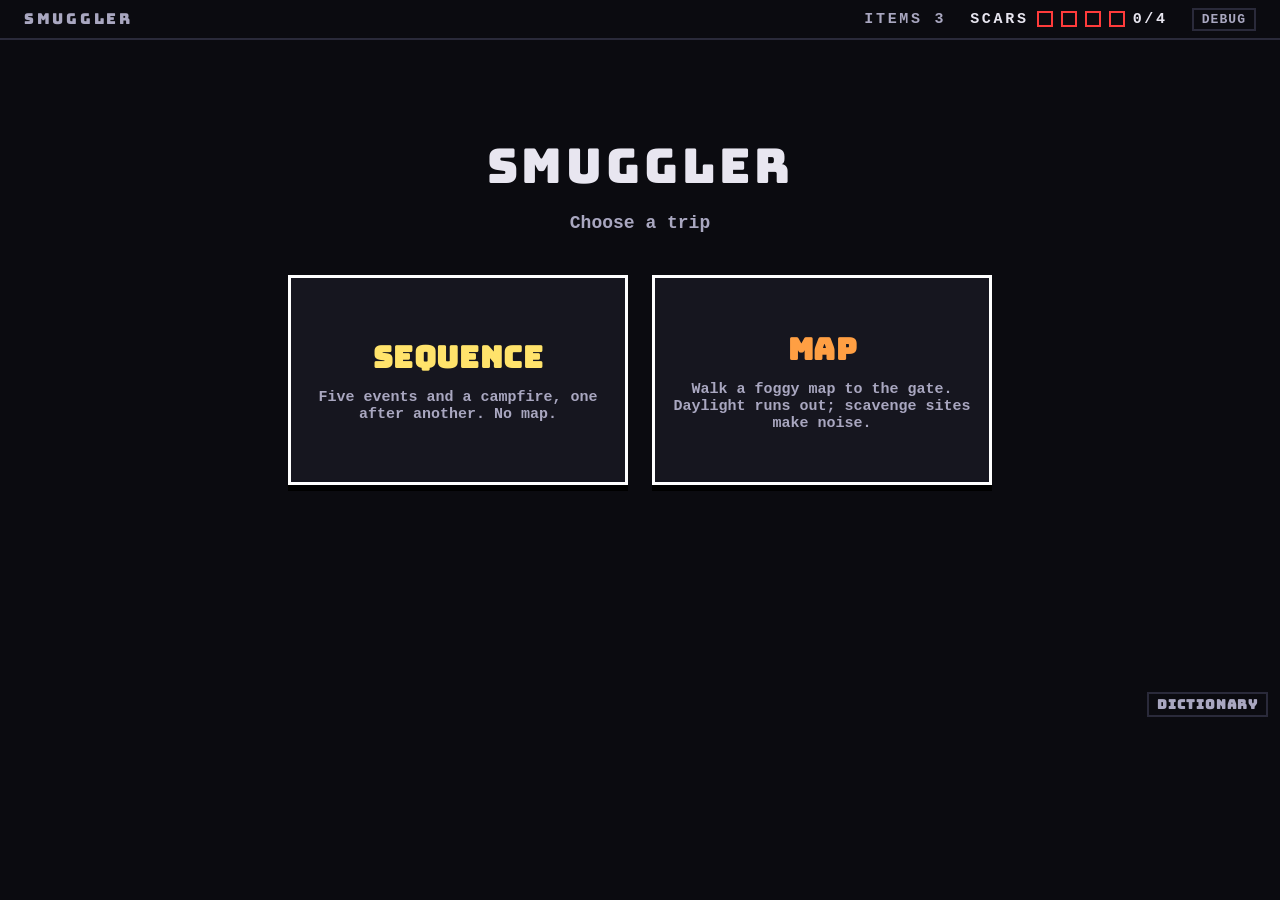
<file: src/index.html>
<!DOCTYPE html>
<html lang="en">
<head>
<meta charset="utf-8">
<title>Smuggler — dice sentence prototype</title>
<meta name="viewport" content="width=device-width, initial-scale=1">
<link rel="preconnect" href="https://fonts.googleapis.com">
<link rel="preconnect" href="https://fonts.gstatic.com" crossorigin>
<link rel="stylesheet" href="https://fonts.googleapis.com/css2?family=Bungee&family=Lora:wght@400;500&display=swap">
<link rel="stylesheet" href="styles.css">
</head>
<body>
<div id="stage">
  <header id="top"><span class="title" id="titleLabel">SMUGGLER</span><span id="stageInd"></span><span id="turn"></span><span class="spacer"></span><span id="dayInd"></span><span id="invCount"></span><span id="scars"></span></header>
  <section id="enemy">
    <div id="intentPanel">
      <div class="lbl" id="enemyLbl">STRAY DOG · INTENT</div>
      <div id="enemyMeta"></div>
      <div id="bag" class="hidden"></div>
      <div id="intentRow"><span id="intentTile" class="tile"></span><div id="noiseTrack"></div><span id="verbFlash"></span></div>
      <div id="intentText"></div>
      <div id="enemyText"></div>
      <div id="nextWrap" class="hidden"></div>
    </div>
    <div id="stripWrap"><div id="stripHead"></div><div id="faceStrip"></div></div>
  </section>
  <section id="sentence">
    <div id="narration"></div>
    <div id="railPanel">
      <div id="railHead"><span id="railTitle"></span><span id="railShape"></span><span id="rtotals"></span></div>
      <div id="slots"></div>
    </div>
    <div id="preview"><div id="previewText"></div></div>
  </section>
  <section id="bottom">
    <div id="tray"></div>
    <div id="buttons">
      <button class="btn primary" id="btnRoll">ROLL</button>
      <button class="btn" id="btnReroll">REROLL (0 left)</button>
      <button class="btn primary" id="btnCommit">COMMIT</button>
      <button class="btn" id="btnLeave">LEAVE</button>
      <button class="btn" id="btnRestart">RESTART</button>
      <span id="status"></span>
    </div>
  </section>
  <div id="help"></div>
  <div id="screen"></div>
  <div id="pop"></div>
  <div id="overlay"><div class="big" id="ovBig"></div><div class="sub" id="ovSub"></div><button class="btn primary" id="ovRestart">CONTINUE</button></div>
</div>


<script src="config/00-rules.js"></script>
<script src="config/10-dice.js"></script>
<script src="config/20-items.js"></script>
<script src="config/30-enemies.js"></script>
<script src="config/40-world.js"></script>
<script src="config/50-text.js"></script>
<script src="config/60-colors.js"></script>
<script src="config/70-timing.js"></script>
<script src="engine/00-core.js"></script>
<script src="engine/10-sentence.js"></script>
<script src="engine/20-player.js"></script>
<script src="engine/30-enemy.js"></script>
<script src="engine/40-encounter.js"></script>
<script src="engine/50-rewards.js"></script>
<script src="engine/60-placement.js"></script>
<script src="engine/70-map.js"></script>
<script src="engine/80-site.js"></script>
<script src="engine/90-api.js"></script>
<script src="ui/00-core.js"></script>
<script src="ui/10-render.js"></script>
<script src="ui/20-site.js"></script>
<script src="ui/30-encounter.js"></script>
<script src="ui/40-flow.js"></script>
<script src="ui/50-map.js"></script>
<script src="ui/60-controls.js"></script>
<script src="ui/65-dictionary.js"></script>
<script src="ui/70-screens.js"></script>
<script src="ui/80-placement.js"></script>
<script src="ui/90-events.js"></script>
<script src="ui/99-boot.js"></script>
<script src="fx.js"></script>
<script src="debug.js"></script>
</body>
</html>
</file>
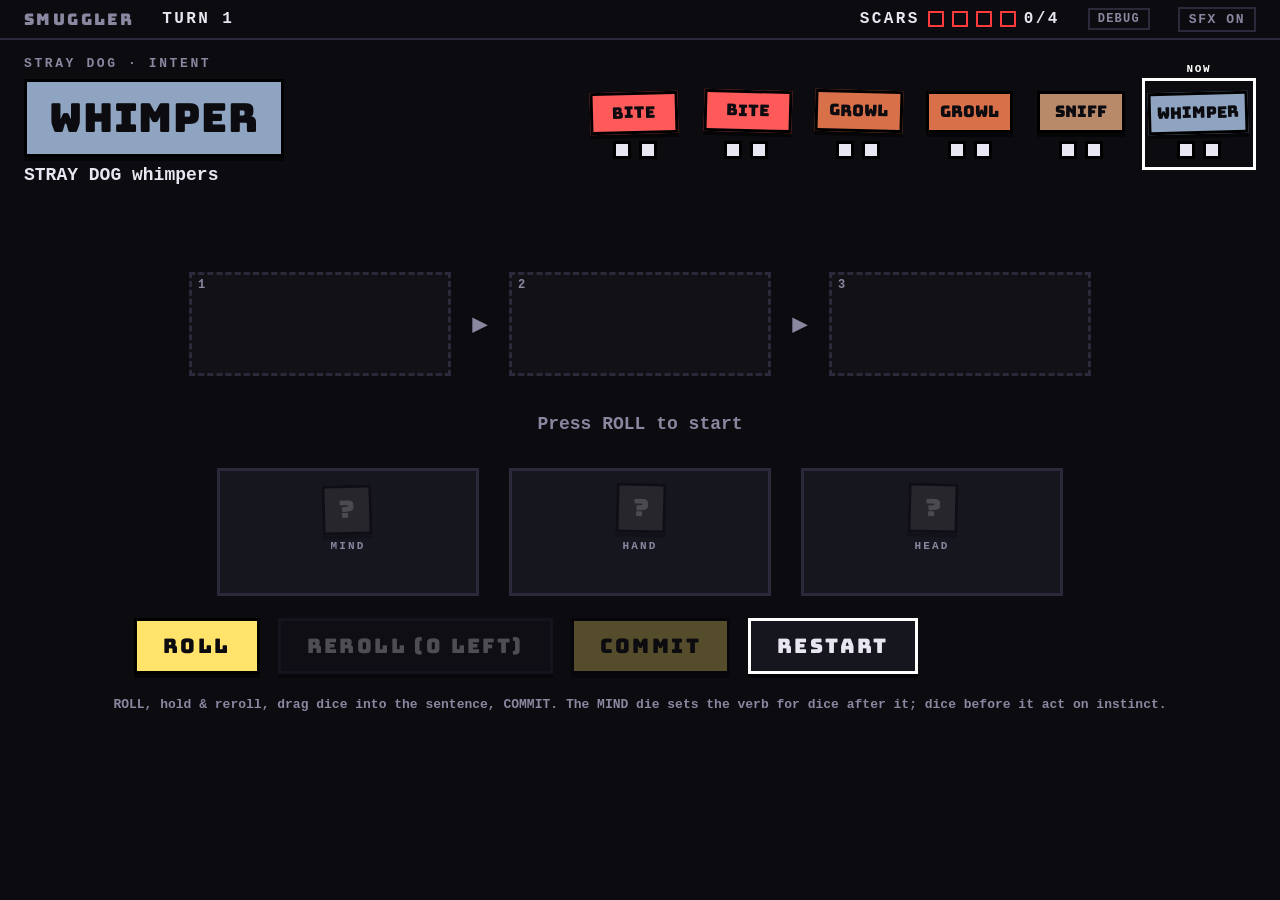
<file: archive/v0/index.html>
<!DOCTYPE html>
<html lang="en">
<head>
<meta charset="utf-8">
<title>Smuggler — dice sentence prototype</title>
<meta name="viewport" content="width=device-width, initial-scale=1">
<link rel="preconnect" href="https://fonts.googleapis.com">
<link rel="preconnect" href="https://fonts.gstatic.com" crossorigin>
<link rel="stylesheet" href="https://fonts.googleapis.com/css2?family=Bungee&display=swap">
<style>
  :root { /* colour defaults; CONFIG.colors overrides them at start-up */
    --bg:#0b0b10; --panel:#16161f; --line:#2a2a3a; --text:#e8e6f0; --dim:#8a88a0;
    --lit:#ffe36b; --status:#ffd36b; --danger:#ff3b3b; --glow:#ffffff; --pip:#e8e6f0; --broken:#5a5a66; --turned:#4fe06a; --tiletext:#0b0b10;
    --lift:1.07;
    --display:"Bungee", Impact, "Arial Black", "Helvetica Neue", sans-serif; }
  * { box-sizing: border-box; }
  html, body { margin:0; height:100%; background:var(--bg); color:var(--text); overflow:hidden;
    font-family:"Courier New", ui-monospace, Menlo, Consolas, monospace; font-weight:700;
    user-select:none; -webkit-user-select:none; }
  body { display:flex; align-items:flex-start; }
  #stage { margin:0 auto; position:relative; width:1280px; height:720px; flex:none; overflow:hidden; background:var(--bg); }
  button { font:inherit; color:inherit; cursor:pointer; }

  /* top bar */
  #top { position:absolute; left:0; top:0; width:100%; height:40px; display:flex; align-items:center; gap:28px;
    padding:0 24px; border-bottom:2px solid var(--line); letter-spacing:.15em; font-size:16px; }
  #top .title { color:var(--dim); }
  #top .spacer { flex:1; }
  #scars { display:flex; align-items:center; gap:8px; }
  .scarbox { width:16px; height:16px; border:2px solid var(--danger); display:inline-block; }
  .scarbox.on { background:var(--danger); }

  /* tiles */
  .tile { display:inline-block; padding:10px 14px; font-size:24px; line-height:1; letter-spacing:.04em;
    color:var(--tiletext); background:#888; border:3px solid #000; box-shadow:0 4px 0 rgba(0,0,0,.55); text-transform:uppercase; }
  .tile.small { font-size:16px; padding:6px 9px; border-width:2px; }
  .tile.scar { background-image:repeating-linear-gradient(135deg, transparent 0 7px, color-mix(in srgb, var(--danger) 28%, transparent) 7px 9px); }
  .tile.broken { text-decoration:line-through; }
  .faceRow { display:flex; justify-content:center; align-items:center; }
  .faceRow .tile + .tile { margin-left:-3px; }

  /* enemy */
  #enemy { position:absolute; left:0; top:40px; width:100%; height:232px; padding:16px 24px; display:flex; gap:40px; }
  #intentPanel { width:520px; display:flex; flex-direction:column; gap:8px; }
  .lbl { font-size:13px; letter-spacing:.2em; color:var(--dim); }
  #intentRow { display:flex; align-items:flex-end; gap:20px; height:84px; }
  #intentTile { font-size:40px; padding:16px 22px; }
  #intentText { min-height:22px; font-size:18px; }
  #nextWrap { opacity:.45; display:flex; align-items:center; gap:10px; min-height:40px; }
  #nextWrap.hidden { visibility:hidden; }
  #enemyText { min-height:22px; font-size:18px; color:var(--status); }
  #faceStrip { flex:1; display:flex; gap:10px; align-items:flex-start; padding-top:22px; }
  .efc { flex:1; display:flex; flex-direction:column; align-items:center; gap:8px; padding:10px 4px 8px;
    border:3px solid transparent; position:relative; }
  .efc .tile { font-size:16px; padding:10px 6px; width:100%; text-align:center; }
  .efc.is-current { border-color:var(--glow); }
  .efc.is-next { border:3px dashed var(--dim); }
  .efc .tag { position:absolute; top:-18px; left:0; width:100%; text-align:center; font-size:11px; letter-spacing:.15em; color:var(--dim); }
  .efc.is-current .tag { color:var(--glow); }
  .pips { display:flex; gap:8px; }
  .pip { width:18px; height:18px; border:3px solid #000; background:var(--pip); }
  .pip.broken { background:var(--broken); transform:rotate(45deg) scale(.7); }
  .pip.turned { background:var(--turned); border-radius:50%; }

  /* sentence */
  #sentence { position:absolute; left:0; top:272px; width:100%; height:190px; display:flex; flex-direction:column; align-items:center; }
  #slots { display:flex; align-items:center; gap:14px; }
  .slot { width:262px; height:104px; border:3px dashed var(--line); background:rgba(255,255,255,.025);
    display:flex; align-items:center; justify-content:center; position:relative; }
  .slot .num { position:absolute; left:6px; top:3px; font-size:12px; color:var(--dim); }
  .slot.over { border-color:var(--glow); background:rgba(255,255,255,.1); }
  .slot.full { border-style:solid; }
  .slot.acting { border-color:var(--glow); background:rgba(255,255,255,.14); }
  #slots.complete .slot { border-color:var(--lit); }
  .arrow { font-size:26px; color:var(--dim); width:30px; text-align:center; }
  #preview { margin-top:14px; text-align:center; min-height:62px; }
  #shape { font-size:14px; letter-spacing:.25em; color:var(--dim); text-transform:uppercase; min-height:18px; }
  #previewText { font-size:24px; margin-top:6px; }
  #previewText.hint { color:var(--dim); font-size:18px; }

  /* bottom */
  #bottom { position:absolute; left:0; top:468px; width:100%; height:200px; }
  #tray { display:flex; justify-content:center; gap:30px; }
  .cell { width:262px; height:128px; border:3px solid var(--line); background:var(--panel);
    display:flex; align-items:center; justify-content:center; }
  .cell.over { border-color:var(--glow); }
  .die { width:100%; height:100%; display:flex; flex-direction:column; align-items:center; justify-content:center;
    gap:6px; position:relative; touch-action:none; cursor:grab; }
  .die .cap { font-size:11px; letter-spacing:.2em; color:var(--dim); }
  .die .held { position:absolute; right:4px; top:2px; font-size:12px; letter-spacing:.1em; color:var(--tiletext);
    background:var(--lit); padding:2px 5px; display:none; }
  .die.held .held { display:block; }
  .die.held .faceRow { transform:translateY(5px); }
  .die.dim .faceRow { opacity:.35; }
  .die .ctl button { background:var(--panel); border:2px solid var(--line); padding:0 10px; font-size:13px; line-height:18px; }
  .die .ctl button:hover { border-color:var(--glow); }
  .die.in-slot .up, .die:not(.in-slot) .down { display:none; }
  .die.dragging { position:fixed; z-index:60; cursor:grabbing; background:var(--panel); border:3px solid var(--glow);
    box-shadow:0 12px 0 rgba(0,0,0,.5); pointer-events:none; }
  .die.dragging .ctl { display:none; }
  #buttons { margin-top:22px; display:flex; justify-content:center; align-items:center; gap:18px; }
  .btn { background:var(--panel); border:3px solid var(--glow); padding:12px 26px; font-size:20px; letter-spacing:.12em;
    box-shadow:0 4px 0 rgba(0,0,0,.6); }
  .btn:disabled { opacity:.3; cursor:default; border-color:var(--line); }
  .btn:not(:disabled):hover { background:var(--glow); color:var(--tiletext); }
  .btn.primary { background:var(--lit); color:var(--tiletext); border-color:#000; }
  #status { color:var(--status); font-size:15px; min-width:210px; }
  #help { position:absolute; left:0; bottom:8px; width:100%; text-align:center; font-size:13px; color:var(--dim); padding:0 40px; }

  /* popover */
  #pop { position:absolute; z-index:40; display:none; background:#000; border:3px solid var(--glow); padding:8px 10px;
    pointer-events:none; }
  #pop .row { display:flex; gap:8px; align-items:center; }
  #pop .f { padding:4px; border:3px solid transparent; }
  #pop .f.cur { border-color:var(--glow); }
  #pop .tile { font-size:12px; padding:5px 6px; border-width:2px; box-shadow:none; }
  #pop .ttl { font-size:11px; letter-spacing:.2em; color:var(--dim); margin-bottom:6px; }

  /* overlay */
  #overlay { position:absolute; inset:0; z-index:80; background:rgba(5,5,8,.82); display:none;
    flex-direction:column; align-items:center; justify-content:center; gap:22px; }
  #overlay.show { display:flex; }
  #overlay .big { font-size:84px; letter-spacing:.1em; }
  #overlay .sub { font-size:20px; color:var(--dim); max-width:760px; text-align:center; }
  /* ===== Phase 3: juice ===== */
  .tile, .btn, #top .title, #overlay .big, .flyer, #pop .tile { font-family:var(--display); font-weight:400; white-space:nowrap; }
  .tile { letter-spacing:.02em; }
  .efc .tile { letter-spacing:0; }
  .die { transition: scale .1s ease-out; }
  .die .faceRow { transition: transform .12s ease-out; }
  .die.dragging { scale:var(--lift); box-shadow:0 18px 0 rgba(0,0,0,.45); }
  .die.held { background:color-mix(in srgb, var(--lit) 6%, transparent); }
  #btnMute { background:none; border:2px solid var(--line); padding:3px 9px; font-size:13px; letter-spacing:.12em; color:var(--dim); }
  #btnMute:hover { border-color:var(--glow); color:var(--glow); }
  #btnMute.off { opacity:.6; text-decoration:line-through; }
  .flyer { position:absolute; left:0; top:0; z-index:70; pointer-events:none; font-size:34px; line-height:1;
    -webkit-text-stroke:2px #000; paint-order:stroke fill; text-shadow:0 4px 0 rgba(0,0,0,.6); will-change:transform; }
  .flyer.small { font-size:20px; }
  .spark { position:absolute; left:0; top:0; z-index:70; width:9px; height:9px; pointer-events:none; border:2px solid #000; }
  .crack { position:absolute; inset:0; pointer-events:none; z-index:5; }
  .crack svg { width:100%; height:100%; }
  .die { z-index:1; }
  /* sentence complete: tiles + arrows light up together */
  @keyframes litFlash { 0% { box-shadow:0 0 0 0 color-mix(in srgb, var(--lit) 95%, transparent); } 100% { box-shadow:0 0 26px 8px color-mix(in srgb, var(--lit) 0%, transparent); } }
  @keyframes litGlow { from { box-shadow:0 0 6px 0 color-mix(in srgb, var(--lit) 30%, transparent); } to { box-shadow:0 0 18px 3px color-mix(in srgb, var(--lit) 65%, transparent); } }
  @keyframes arrowLit { 0% { transform:scale(1.9); } 100% { transform:scale(1); } }
  @keyframes arrowGlow { from { text-shadow:0 0 0 color-mix(in srgb, var(--lit) 0%, transparent); } to { text-shadow:0 0 14px color-mix(in srgb, var(--lit) 95%, transparent); } }
  @keyframes ovPop { 0% { transform:scale(.4) rotate(-6deg); opacity:0; } 60% { transform:scale(1.12) rotate(2deg); opacity:1; } 100% { transform:scale(1) rotate(0); } }
  #slots.complete .slot { animation:litFlash .45s ease-out, litGlow .9s ease-in-out .45s infinite alternate; background:color-mix(in srgb, var(--lit) 7%, transparent); }
  #slots.complete .arrow { color:var(--lit); animation:arrowLit .4s ease-out, arrowGlow .9s ease-in-out .4s infinite alternate; }
  #slots.complete .die .tile { filter:brightness(1.1) saturate(1.1); }
  #overlay.show .big { animation:ovPop .5s cubic-bezier(.2,1.4,.4,1); }
  @media (prefers-reduced-motion: reduce) {
    *, *::before, *::after { animation-duration:.001s !important; animation-iteration-count:1 !important; transition-duration:.001s !important; }
    #slots.complete .slot { box-shadow:0 0 14px 2px color-mix(in srgb, var(--lit) 55%, transparent); }
    #slots.complete .arrow { text-shadow:0 0 10px color-mix(in srgb, var(--lit) 90%, transparent); }
  }

  .pip.unknown { background:transparent; border:3px dashed var(--dim); }

  /* debug / tuning drawer (overlay on the right, closed by default) */
  #btnDebug { background:transparent; border:2px solid var(--line); padding:2px 8px; font-size:12px; letter-spacing:.1em; color:var(--dim); }
  #btnDebug.on { border-color:var(--status); color:var(--status); }
  #dbg { position:absolute; right:0; top:40px; bottom:0; width:300px; z-index:90; background:rgba(10,10,16,.97);
    border-left:2px solid var(--status); padding:10px 12px 12px; overflow-y:auto; font-size:12px; font-weight:400;
    transform:translateX(100%); transition:transform .15s ease-out; visibility:hidden; }
  #dbg.open { transform:none; visibility:visible; }
  #dbg h4 { margin:12px 0 5px; font-size:11px; letter-spacing:.2em; color:var(--status); font-weight:700; }
  #dbg h4:first-child { margin-top:0; }
  #dbg .row { display:flex; align-items:center; gap:6px; margin-bottom:5px; }
  #dbg .row label { flex:none; width:48px; color:var(--dim); }
  #dbg select { flex:1; min-width:0; background:#000; color:var(--text); border:1px solid var(--line); font:inherit; padding:3px; }
  #dbg .dbtn { background:#1d1d2a; border:1px solid #55556e; color:var(--text); padding:4px 8px; font-size:12px; font-weight:700; }
  #dbg .dbtn:hover:not(:disabled) { border-color:var(--status); }
  #dbg button:disabled, #dbg select:disabled { opacity:.35; cursor:not-allowed; }
  #dbg .chk { display:flex; gap:8px; align-items:center; cursor:pointer; margin-bottom:6px; }
  #dbgNote { color:var(--dim); font-size:11px; margin:4px 0 0; min-height:14px; }
  #dbgLog { margin:0; padding:0; list-style:none; line-height:1.35; }
  #dbgLog li { padding:3px 0; border-bottom:1px solid var(--line); color:var(--text); word-break:break-word; }
  #dbgLog li:first-child { color:var(--status); }
</style>
</head>
<body>
<div id="stage">
  <header id="top"><span class="title" id="titleLabel">SMUGGLER</span><span id="turn"></span><span class="spacer"></span><span id="scars"></span><button id="btnMute" title="Toggle sound (M)">SFX ON</button></header>
  <section id="enemy">
    <div id="intentPanel">
      <div class="lbl">STRAY DOG · INTENT</div>
      <div id="intentRow"><span id="intentTile" class="tile"></span><span id="verbFlash" style="font-size:30px"></span></div>
      <div id="intentText"></div>
      <div id="enemyText"></div>
      <div id="nextWrap" class="hidden"><span class="lbl">NEXT</span><span id="nextTile" class="tile small"></span><span id="nextText"></span></div>
    </div>
    <div id="faceStrip"></div>
  </section>
  <section id="sentence">
    <div id="slots"></div>
    <div id="preview"><div id="shape"></div><div id="previewText"></div></div>
  </section>
  <section id="bottom">
    <div id="tray"></div>
    <div id="buttons">
      <button class="btn primary" id="btnRoll">ROLL</button>
      <button class="btn" id="btnReroll">REROLL (0 left)</button>
      <button class="btn primary" id="btnCommit">COMMIT</button>
      <button class="btn" id="btnRestart">RESTART</button>
      <span id="status"></span>
    </div>
  </section>
  <div id="help"></div>
  <div id="pop"></div>
  <div id="overlay"><div class="big" id="ovBig"></div><div class="sub" id="ovSub"></div><button class="btn primary" id="ovRestart">RESTART</button></div>
</div>

<script>
/* CONFIG START */
const CONFIG = {
  rerollsPerTurn: 2,
  scarsToLose: 4,
  pipsPerEnemyFace: 2,
  points: { favourite: 2, other: 1, itemBonus: 1, scar: 0 },
  favouriteVerb: { HAND: 'PRUNE', MOUTH: 'SOW', EYE: 'DIG' },
  verbs: ['PRUNE', 'SOW', 'DIG'],
  revealVerb: 'DIG',                                  // verb that reveals the next intent and carries points
  pipResult: { PRUNE: 'broken', SOW: 'turned' },      // damage verbs -> what they do to a pip
  items: ['KNIFE', 'GLASSES'],
  playerDice: [
    { id: 'MIND', faces: ['PRUNE', 'PRUNE', 'SOW', 'SOW', 'DIG', 'DIG'] },
    { id: 'HAND', faces: ['HAND', 'HAND', 'HAND', 'HAND', 'HAND+KNIFE', 'HAND+KNIFE'] },
    { id: 'HEAD', faces: ['EYE', 'EYE+GLASSES', 'EYE+GLASSES', 'MOUTH', 'MOUTH', 'MOUTH'] },
  ],
  mindDieId: 'MIND',
  biteTargets: ['HAND', 'HEAD'],                      // dice ids BITE may scar
  shapeNames: ['Plan', 'Situation', 'Impulse'],       // by MIND slot 0/1/2
  actionNames: {                                      // [faceKey][verb]
    'HAND':        { PRUNE: 'Hit',    SOW: 'Gesture',      DIG: 'Search' },
    'HAND+KNIFE':  { PRUNE: 'Stab',   SOW: 'Threaten',     DIG: 'Pry' },
    'MOUTH':       { PRUNE: 'Insult', SOW: 'Small talk',   DIG: 'Ask' },
    'EYE':         { PRUNE: 'Glare',  SOW: 'Kind look',    DIG: 'Look' },
    'EYE+GLASSES': { PRUNE: 'Glint',  SOW: 'Look learned', DIG: 'Read closely' },
  },
  enemy: {
    name: 'STRAY DOG',
    logName: 'dog',
    faces: ['BITE', 'BITE', 'GROWL', 'GROWL', 'SNIFF', 'WHIMPER'],
    hostile: ['BITE', 'GROWL', 'SNIFF'],
    targetPriority: ['BITE', 'GROWL', 'SNIFF'],       // order for spilling PRUNE/SOW past the current intent
    text: {
      // predicates: read as "<logName|name> <text>"
      BITE: 'bites', GROWL: 'growls (−1 reroll next turn)',
      SNIFF: 'sniffs your pockets', WHIMPER: 'whimpers',
      wag: 'wags its tail', broken: 'is too hurt to act',
    },
  },
  text: {
    help: 'ROLL, hold & reroll, drag dice into the sentence, COMMIT. The MIND die sets the verb for dice after it; dice before it act on instinct.',
    reveal: '(reveal)', noEffect: 'nothing happens', scar: 'SCAR',   // `scar` is also the face key of a scarred face
    beaten: 'BEATEN', befriended: 'BEFRIENDED', lost: 'YOU FLEE, SCARRED',
    // --- UI labels / messages ({n} is replaced by a number) ---
    buttons: { roll: 'ROLL', reroll: 'REROLL ({n} left)', commit: 'COMMIT', restart: 'RESTART' },
    title: 'SMUGGLER', turn: 'TURN', scarsLabel: 'SCARS', intentLabel: 'INTENT', now: 'NOW', next: 'NEXT', nextPrefix: 'next:',
    held: 'HELD', unknownFace: '?', sfxOn: 'SFX ON', sfxOff: 'SFX OFF',
    placeHint: 'Place all 3 dice in the sentence to see what it does ({n}/3)',
    lastTurn: 'Last:', lastAction: 'last turn:', pressRoll: 'Press ROLL to start',
    growlStatus: 'GROWL: {n} reroll(s) this turn', noRerolls: 'no rerolls left',
    revealSeen: 'you see what it will do next', revealChanged: 'its next move changes…',
    wonBeaten: 'The dog is done for.', wonBefriended: 'The dog is yours now.', lostSub: 'Too many scars. You cannot go on.',
    floatBroken: 'BROKEN', floatTurned: 'TURNED', floatReveal: 'REVEAL', floatScar: 'SCAR!',
  },
  colors: {
    bg: '#0b0b10', panel: '#16161f', line: '#2a2a3a', text: '#e8e6f0', textDim: '#8a88a0',
    // verbs: one warm saturated family
    verb: { PRUNE: '#ff3d6e', SOW: '#ff8a2b', DIG: '#ffc21f' },
    // body parts: cool blue/cyan family
    body: { HAND: '#2f9bff', MOUTH: '#27d3c8', EYE: '#6b7bff' },
    // items: purple family
    item: { KNIFE: '#b967ff', GLASSES: '#e38cff' },
    tileText: '#0b0b10',
    scar: '#3a3a44', scarText: '#ff3b3b',
    turned: '#4fe06a', broken: '#5a5a66', pipIntact: '#e8e6f0',
    hostile: '#ff5a5a', glow: '#ffffff',
    lit: '#ffe36b',        // "sentence complete" gold, COMMIT button, held badge
    status: '#ffd36b',     // enemy action text, status line, debug accents
    unknownBg: '#444444', unknownFg: '#aaaaaa',   // the "?" tile before the first roll
    enemy: { BITE: '#ff5a5a', GROWL: '#d8704a', SNIFF: '#b98a6a', WHIMPER: '#8fa4c0' },
  },
  timing: {
    rollShuffleMs: 600, resolveStepMs: 340, enemyActMs: 560, wobbleMs: 260,
    // Phase 3 (ms)
    shuffleStepMs: 55,      // one shuffle frame (also the roll-tick rate)
    settleStaggerMs: 110,   // extra shuffle time per die so they settle one after another
    settleMs: 260,          // bounce when a rolled die settles
    snapMs: 130,            // slide into a slot
    squashMs: 240,          // squash-and-stretch after landing
    returnMs: 260,          // invalid drop animating back (with overshoot)
    popMs: 240,             // a sentence tile popping during COMMIT
    flyMs: 380,             // floating number flight (to enemy / along the arrow)
    shakeMs: 300,           // enemy hit shake
    pipMs: 320,             // pip crack / flip
    flourishMs: 420,        // face-resolve flourish
    crackMs: 240,           // BITE crack before the face becomes SCAR
    lungeMs: 380,           // dog lunge on BITE
  },
  audio: {
    enabledByDefault: true, volume: 0.15,
    storageKey: 'smug.muted',
    volumes: { tick: 0.5, snap: 0.9, pop: 0.8, hit: 1, turn: 0.9, bite: 1.1, growl: 0.8, win: 1, lose: 1, hold: 0.6, lit: 0.5 },
    // each sound = list of voices: [wave, fromHz, toHz, seconds, delaySeconds, gain]
    sounds: {
      tick:  [['square', 900, 700, .03, 0, .5]],
      hold:  [['square', 300, 240, .05, 0, .6]],
      snap:  [['triangle', 320, 110, .09, 0, 1], ['square', 90, 60, .05, 0, .5]],
      pop:   [['square', 480, 900, .08, 0, .8]],
      lit:   [['square', 600, 900, .06, 0, .5], ['square', 900, 1200, .07, .06, .5]],
      hit:   [['sawtooth', 220, 55, .15, 0, 1], ['square', 130, 50, .1, 0, .7]],
      turn:  [['square', 440, 440, .06, 0, .7], ['square', 660, 660, .06, .06, .7], ['square', 880, 880, .1, .12, .7]],
      bite:  [['sawtooth', 180, 40, .2, 0, 1], ['square', 800, 200, .09, 0, .7]],
      growl: [['sawtooth', 75, 60, .28, 0, .9], ['sawtooth', 79, 62, .28, 0, .6]],
      win:   [['square', 523, 523, .1, 0, .8], ['square', 659, 659, .1, .1, .8], ['square', 784, 784, .1, .2, .8], ['square', 1047, 1047, .28, .3, .8]],
      lose:  [['sawtooth', 392, 392, .14, 0, .8], ['sawtooth', 330, 330, .14, .16, .8], ['sawtooth', 262, 262, .14, .32, .8], ['sawtooth', 196, 120, .4, .48, .8]],
    },
  },
  fx: {
    wobble: [[0, 0, 0], [1, -1, 1.5], [-1, 1, -1.5]],  // [x px, y px, rotation deg] — 3 hand-drawn jitter frames
    shakePx: 7, tiltMaxDeg: 11, particles: 8,
    tiltPerPx: 1.4,                 // drag tilt degrees per px of horizontal pointer movement
    liftScale: 1.07,                // a dragged die's scale
    squash: [[1.16, .8], [.93, 1.1], [1.03, .98]],   // [scaleX, scaleY] frames after a die lands in a slot
    popScale: 1.28,                 // a die popping during COMMIT
    litPopScale: 1.08, litPopMs: 260,   // the three dice popping when the sentence completes
    settleScale: 1.35,              // roll: die bounce when it settles
    holdBadgeMs: 200, holdTileMs: 180,
    floatMs: 700, floatMinY: 121, floatRisePx: 60,   // floating BROKEN / TURNED / SCAR! text (floatMinY keeps it below the top bar)
    flyLiftPx: -50, flyLiftDigPx: -34,               // arc height of the +N numbers
    burstDistMin: 26, burstDistRange: 40, burstMs: 380, burstMsRange: 160,
    burstCounts: { pip: 6, resolvedExtra: 4, lunge: 8, scar: 10, win: 14 },   // sparks (resolvedExtra is added to `particles`)
    cardPulseScale: 1.1, cardPulseMs: 160,          // enemy face card when a +N arrives
    arrowSwellScale: 2.2,                           // arrows swelling as DIG points are passed on
    revealSlideMs: 240,
    lungeUpPx: 16, lungeDownPx: 46, growlShakePx: 4, sniffMs: 520, whimperMs: 600,
    scarShakePx: 9, scarPopScale: 1.6, scarPopMs: 300, scarBoxPulseMs: 320,
    newIntentMs: 300, loseShakePx: 6, loseShakeMs: 500,
    reducedWaitMs: 80,              // pause used in place of animations under prefers-reduced-motion
  },
  ui: {
    dragThresholdPx: 5,             // moving less than this = a click (toggle hold), not a drag
    dropSlackPx: 12,                // how far outside a slot a drop still counts
  },
  debug: { logRows: 10, pollMs: 120 },
};
/* CONFIG END */

/* ENGINE START */
// Pure game rules. No DOM, no timers, RNG injected. State may be mutated in place.
(function () {
  // ---------- helpers ----------
  function makeRng(seed) {                             // mulberry32
    let a = seed >>> 0;
    return function () {
      a = (a + 0x6D2B79F5) >>> 0;
      let t = a;
      t = Math.imul(t ^ (t >>> 15), t | 1);
      t ^= t + Math.imul(t ^ (t >>> 7), t | 61);
      return ((t ^ (t >>> 14)) >>> 0) / 4294967296;
    };
  }
  function randInt(rng, n) { return Math.min(n - 1, Math.floor(rng() * n)); }

  const SCAR = CONFIG.text.scar;                       // face key of a scarred face
  // ---------- faces & scoring ----------
  // -> { face, kind: 'verb'|'body'|'scar', verb, body, item }
  function parseFace(face) {
    if (face === SCAR) return { face, kind: 'scar', verb: null, body: null, item: null };
    if (CONFIG.verbs.indexOf(face) >= 0) return { face, kind: 'verb', verb: face, body: null, item: null };
    const parts = face.split('+');
    return { face, kind: 'body', verb: null, body: parts[0], item: parts[1] || null };
  }
  // Points a body face earns when performing `verb` (0 for scar / verb faces).
  function scoreBodyFace(face, verb) {
    const p = typeof face === 'string' ? parseFace(face) : face;
    if (p.kind === 'scar') return CONFIG.points.scar;
    if (p.kind !== 'body') return 0;
    const base = CONFIG.favouriteVerb[p.body] === verb ? CONFIG.points.favourite : CONFIG.points.other;
    return base + (p.item ? CONFIG.points.itemBonus : 0);
  }

  // ---------- sentence ----------
  function evaluateSentence(faces) {
    const parsed = faces.map(parseFace);
    const verbSlots = [];
    parsed.forEach((p, i) => { if (p.kind === 'verb') verbSlots.push(i); });
    if (verbSlots.length !== 1) throw new Error('sentence needs exactly one verb face, got ' + verbSlots.length);
    const mindIndex = verbSlots[0];
    const verb = parsed[mindIndex].verb;
    const shape = CONFIG.shapeNames[mindIndex];

    const steps = [];
    const totals = {};
    Object.keys(CONFIG.pipResult).forEach(v => { totals[v] = 0; });
    const order = [];            // damage verbs by first appearance
    const carryAfter = [];       // is a carry in flight after this step?
    let carry = 0, reveal = false;

    parsed.forEach((p, i) => {
      if (i === mindIndex) return;
      if (p.kind === 'scar') {
        steps.push({ slot: i, face: p.face, role: 'scar', verb: null, base: CONFIG.points.scar, carryIn: 0,
          total: 0, reveal: false, passesTo: null, name: CONFIG.text.scar });
        carryAfter.push(carry > 0);
        return;
      }
      const role = i < mindIndex ? 'instinct' : 'directed';
      const v = role === 'instinct' ? CONFIG.favouriteVerb[p.body] : verb;
      const base = scoreBodyFace(p, v);
      const carryIn = carry;
      const total = base + carryIn;
      carry = 0;
      let stepReveal = false, passesTo = null;
      if (v === CONFIG.revealVerb) {
        stepReveal = true; reveal = true;
        for (let j = i + 1; j < parsed.length; j++) {
          if (j !== mindIndex && parsed[j].kind === 'body') { passesTo = j; carry = total; break; }
        }
      } else if (totals[v] !== undefined) {
        totals[v] += total;
        if (order.indexOf(v) < 0) order.push(v);
      }
      const names = CONFIG.actionNames[p.face];
      steps.push({ slot: i, face: p.face, role, verb: v, base, carryIn, total, reveal: stepReveal, passesTo,
        name: names && names[v] ? names[v] : p.face + ' ' + v });
      carryAfter.push(carry > 0);
    });

    let stepsText = '';
    steps.forEach((s, k) => {
      let str = s.name + ' ' + s.base + (s.carryIn > 0 ? '+' + s.carryIn : '');
      if (s.reveal) str += ' ' + CONFIG.text.reveal;
      stepsText += str;
      if (k < steps.length - 1) stepsText += carryAfter[k] ? ' → ' : ' · ';
    });
    const parts = order.filter(v => totals[v] > 0).map(v => v + ' ' + totals[v]);
    const totalsText = parts.length ? parts.join(' · ') : CONFIG.text.noEffect;
    return { shape, mindIndex, verb, steps, totals, order, reveal, totalsText,
      text: shape + ': ' + stepsText + ' → ' + totalsText };
  }

  // ---------- player ----------
  // die: { id, faces: [...6 strings], idx: current face index, held }
  function createPlayer() {
    return { dice: CONFIG.playerDice.map(d => ({ id: d.id, faces: d.faces.slice(), idx: 0, held: false })) };
  }
  function currentFace(die) { return die.faces[die.idx]; }
  function rollDie(die, rng) { die.idx = randInt(rng, die.faces.length); return die.idx; }
  function toggleHold(die) { die.held = !die.held; return die.held; }
  // Rerolls every un-held die and spends one reroll. Returns rerolled die ids, or null if none left.
  function rerollUnheld(state, rng) {
    if (state.rerolls <= 0) return null;
    state.rerolls -= 1;
    const ids = [];
    state.player.dice.forEach(d => { if (!d.held) { rollDie(d, rng); ids.push(d.id); } });
    return ids;
  }
  function countScars(player) {
    let n = 0;
    player.dice.forEach(d => d.faces.forEach(f => { if (f === SCAR) n++; }));
    return n;
  }

  // ---------- enemy ----------
  // intent: { faceIdx, wag } ; face: { name, pips: ['intact'|'broken'|'turned', ...] }
  function createEnemy(rng) {
    const e = {
      name: CONFIG.enemy.name,
      faces: CONFIG.enemy.faces.map(name => ({ name, pips: Array(CONFIG.pipsPerEnemyFace).fill('intact') })),
      current: null, next: null, foresight: false,
    };
    if (rng) e.current = rollIntent(e, rng);
    return e;
  }
  function faceStatus(face) {
    let intact = 0, broken = 0, turned = 0;
    face.pips.forEach(p => { if (p === 'intact') intact++; else if (p === 'broken') broken++; else turned++; });
    if (intact === face.pips.length) return 'intact';
    if (intact > 0) return 'damaged';
    return broken > turned ? 'broken' : 'turned';
  }
  function isResolved(face) { const s = faceStatus(face); return s === 'broken' || s === 'turned'; }
  function isHostile(face) { return CONFIG.enemy.hostile.indexOf(face.name) >= 0; }

  // Spend `amount` points of `verb` (PRUNE/SOW) on intact pips. Returns ordered events.
  function applyVerb(enemy, verb, amount) {
    const to = CONFIG.pipResult[verb];
    const events = [];
    if (!to || amount <= 0) return events;
    const targets = [];
    const cur = enemy.current;
    if (cur && !cur.wag) {
      const f = enemy.faces[cur.faceIdx];
      if (isHostile(f) && !isResolved(f)) targets.push(cur.faceIdx);
    }
    const prio = CONFIG.enemy.targetPriority;
    enemy.faces
      .map((f, i) => ({ f, i }))
      .filter(o => isHostile(o.f) && targets.indexOf(o.i) < 0)
      .sort((a, b) => (prio.indexOf(a.f.name) - prio.indexOf(b.f.name)) || (a.i - b.i))
      .forEach(o => targets.push(o.i));
    let left = amount;
    for (const fi of targets) {
      const face = enemy.faces[fi];
      if (isResolved(face)) continue;
      for (let pi = 0; pi < face.pips.length && left > 0; pi++) {
        if (face.pips[pi] !== 'intact') continue;
        face.pips[pi] = to;
        left--;
        events.push({ type: 'pip', faceIdx: fi, pipIdx: pi, to, verb });
      }
      if (isResolved(face)) events.push({ type: 'faceResolved', faceIdx: fi, resolved: faceStatus(face) });
      if (left <= 0) break;
    }
    return events;
  }

  // Pick a random non-broken face. Turned face => wag intent.
  function rollIntent(enemy, rng) {
    let idxs = [];
    enemy.faces.forEach((f, i) => { if (faceStatus(f) !== 'broken') idxs.push(i); });
    if (!idxs.length) return { faceIdx: 0, wag: true };
    const faceIdx = idxs[randInt(rng, idxs.length)];
    return { faceIdx, wag: faceStatus(enemy.faces[faceIdx]) === 'turned' };
  }

  // Resolves the enemy's current intent. Returns { events, rerollPenalty }.
  function enemyAct(state, rng) {
    const enemy = state.enemy, intent = enemy.current;
    const face = enemy.faces[intent.faceIdx];
    const status = faceStatus(face);
    const T = CONFIG.enemy.text;
    const base = { type: 'enemyAct', intent: { faceIdx: intent.faceIdx, wag: intent.wag }, face: face.name };
    const out = { events: [], rerollPenalty: 0 };
    if (intent.wag || status === 'turned') {
      out.events.push(Object.assign(base, { skipped: true, reason: 'wag', effect: null, text: T.wag }));
      return out;
    }
    if (status === 'broken') {
      out.events.push(Object.assign(base, { skipped: true, reason: 'broken', effect: null, text: T.broken }));
      return out;
    }
    const ev = Object.assign(base, { skipped: false, reason: null, effect: null, text: T[face.name] || '' });
    out.events.push(ev);
    if (face.name === 'BITE') {
      const cands = [];
      state.player.dice.forEach(d => {
        if (CONFIG.biteTargets.indexOf(d.id) < 0) return;
        d.faces.forEach((f, fi) => { if (f !== SCAR) cands.push({ d, fi }); });
      });
      if (cands.length) {
        const c = cands[randInt(rng, cands.length)];
        const previous = c.d.faces[c.fi];
        c.d.faces[c.fi] = SCAR;
        ev.effect = 'bite';
        out.events.push({ type: 'scar', dieId: c.d.id, faceIdx: c.fi, previous, wasCurrent: c.d.idx === c.fi });
      }
    } else if (face.name === 'GROWL') {
      ev.effect = 'growl';
      ev.rerollPenalty = 1;
      state.rerollPenalty = 1;
      out.rerollPenalty = 1;
    } else if (face.name === 'SNIFF') {
      ev.effect = 'sniff';
    } else if (face.name === 'WHIMPER') {
      ev.effect = 'whimper';
    }
    return out;
  }

  // ---------- win / lose ----------
  // null while some hostile face is unresolved; else 'BEATEN' | 'BEFRIENDED' (ties -> befriended)
  function checkWin(enemy) {
    if (!enemy.faces.every(f => !isHostile(f) || isResolved(f))) return null;
    let broken = 0, turned = 0;
    enemy.faces.forEach(f => {
      const s = faceStatus(f);
      if (s === 'broken') broken++; else if (s === 'turned') turned++;
    });
    return broken > turned ? CONFIG.text.beaten : CONFIG.text.befriended;
  }
  function checkLose(player) { return countScars(player) >= CONFIG.scarsToLose; }

  // ---------- game / turn ----------
  function createGame(rng) {
    return { player: createPlayer(), enemy: createEnemy(rng), turn: 1, rerolls: 0, rerollPenalty: 0,
      over: null, result: null, log: [] };
  }
  // Begin a turn: clear holds, roll all dice, set rerolls (minus any GROWL penalty).
  function startTurn(state, rng) {
    state.rerolls = Math.max(0, CONFIG.rerollsPerTurn - state.rerollPenalty);
    state.rerollPenalty = 0;
    state.player.dice.forEach(d => { d.held = false; rollDie(d, rng); });
    return state.rerolls;
  }

  // slotOrder: 3 die ids (or indices into player.dice) in slot order.
  function resolveTurn(state, slotOrder, rng) {
    const events = [];
    const dice = slotOrder.map(s => typeof s === 'number' ? state.player.dice[s] : state.player.dice.find(d => d.id === s));
    if (dice.length !== state.player.dice.length || dice.some(d => !d) || new Set(dice).size !== dice.length)
      throw new Error('slotOrder must place every die exactly once');
    const faces = dice.map(currentFace);
    const evaluation = evaluateSentence(faces);
    const enemy = state.enemy;
    const intentFace = enemy.faces[enemy.current.faceIdx].name;
    const sentenceStr = faces.map((f, i) => i === evaluation.mindIndex ? '[' + f + ']' : f).join(' ');
    const broke = [];

    events.push({ type: 'sentence', slotOrder: dice.map(d => d.id), faces, evaluation, text: evaluation.text });
    evaluation.steps.forEach((step, index) => events.push({ type: 'step', index, step }));
    evaluation.order.forEach(v => {
      const amount = evaluation.totals[v];
      if (amount <= 0) return;
      events.push({ type: 'verb', verb: v, amount });
      applyVerb(enemy, v, amount).forEach(e => {
        events.push(e);
        if (e.type === 'faceResolved') broke.push((e.resolved === 'broken' ? 'broke ' : 'turned ') + enemy.faces[e.faceIdx].name);
      });
    });

    // foresight / reveal
    let rerolledNext = false;
    if (enemy.next && faceStatus(enemy.faces[enemy.next.faceIdx]) === 'broken') {
      enemy.next = rollIntent(enemy, rng); rerolledNext = true;
    }
    if (evaluation.reveal) {
      if (!enemy.next) enemy.next = rollIntent(enemy, rng);
      enemy.foresight = true;
    }
    if (evaluation.reveal || rerolledNext) {
      events.push({ type: 'reveal', next: Object.assign({}, enemy.next), face: enemy.faces[enemy.next.faceIdx].name, rerolled: rerolledNext });
    }

    const head = 'T' + state.turn + ': ' + sentenceStr + ' → ' + evaluation.totalsText + (broke.length ? ', ' + broke.join(', ') : '');
    const finish = (tail) => {
      const line = head + (tail ? '; ' + tail : '');
      state.log.push(line);
      return { events, log: line, over: state.over, result: state.result, evaluation };
    };

    // win check (before the enemy acts)
    const win = checkWin(enemy);
    if (win) {
      state.over = 'won'; state.result = win;
      events.push({ type: 'win', result: win });
      return finish(win);
    }

    // enemy acts
    const act = enemyAct(state, rng);
    act.events.forEach(e => events.push(e));
    const actEv = act.events[0];
    let tail;
    if (actEv.skipped) tail = CONFIG.enemy.logName + ' ' + actEv.text;
    else {
      tail = CONFIG.enemy.logName + ' ' + actEv.text;
      const scar = act.events.find(e => e.type === 'scar');
      if (scar) tail += ' (' + scar.dieId + ' ' + scar.previous + ' → ' + SCAR + ')';
    }

    if (checkLose(state.player)) {
      state.over = 'lost'; state.result = CONFIG.text.lost;
      events.push({ type: 'lose', scars: countScars(state.player) });
      return finish(tail + '; ' + CONFIG.text.lost);
    }

    // next intent
    state.turn += 1;
    let cur = enemy.next;
    if (!cur || faceStatus(enemy.faces[cur.faceIdx]) === 'broken') cur = rollIntent(enemy, rng);
    else cur = { faceIdx: cur.faceIdx, wag: faceStatus(enemy.faces[cur.faceIdx]) === 'turned' };
    enemy.current = cur;
    enemy.next = null;
    if (enemy.foresight) { enemy.next = rollIntent(enemy, rng); enemy.foresight = false; }
    events.push({ type: 'newIntent', intent: Object.assign({}, cur), face: enemy.faces[cur.faceIdx].name,
      next: enemy.next ? Object.assign({}, enemy.next) : null,
      nextFace: enemy.next ? enemy.faces[enemy.next.faceIdx].name : null });
    return finish(tail);
  }

  globalThis.SmugEngine = {
    makeRng, parseFace, scoreBodyFace, evaluateSentence,
    createPlayer, currentFace, rollDie, toggleHold, rerollUnheld, countScars,
    createEnemy, faceStatus, isResolved, isHostile, applyVerb, rollIntent, enemyAct, checkWin, checkLose,
    createGame, startTurn, resolveTurn,
  };
})();
/* ENGINE END */

/* UI START */
// State machine: 'await-roll' -> 'arranging' -> 'resolving' -> 'enemy' -> 'await-roll' ... 'won' | 'lost'.
// Game rules live in SmugEngine; the UI only draws a *view model* (`view`) that the event player updates step by
// step, so the display can lag behind the (already fully resolved) engine state while events play back.
(function () {
  const E = globalThis.SmugEngine;
  const C = CONFIG;
  const $ = (id) => document.getElementById(id);
  const sleep = (ms) => new Promise(r => setTimeout(r, ms));

  const ui = {
    game: null,
    phase: 'await-roll',
    slots: [null, null, null],   // die id per sentence slot
    hover: null,                 // die id under the pointer
    drag: null,
    runId: 0,                    // bumped on restart: aborts an in-flight event playback
    enemyText: '',               // line under the intent (enemy action flavour)
    previewOverride: null,       // {shape, text} while a committed sentence plays
    verbFlash: '',
    actingSlot: null,
    hidePips: false,             // debug panel: hide enemy pip states / resolved tile looks in the face strip
  };
  let view = null;               // { enemy:{faces,current,next}, dice:{id:{faces,idx}} }

  // ---------- helpers ----------
  const dieById = (id) => ui.game.player.dice.find(d => d.id === id);
  const slotOf = (id) => ui.slots.indexOf(id);
  const placedCount = () => ui.slots.filter(Boolean).length;
  const isHostileName = (n) => C.enemy.hostile.indexOf(n) >= 0;
  const canInteract = () => ui.phase === 'arranging';

  function tokenColor(tok) {
    const p = E.parseFace(tok);
    if (p.kind === 'scar') return { bg: C.colors.scar, fg: C.colors.scarText, cls: 'scar' };
    if (p.kind === 'verb') return { bg: C.colors.verb[tok] || '#888', fg: C.colors.tileText, cls: '' };
    if (C.colors.body[tok]) return { bg: C.colors.body[tok], fg: C.colors.tileText, cls: '' };
    if (C.colors.item[tok]) return { bg: C.colors.item[tok], fg: C.colors.tileText, cls: '' };
    return { bg: '#888', fg: C.colors.tileText, cls: '' };
  }
  function tileHTML(tok, extra) {
    const c = tokenColor(tok);
    return '<span class="tile ' + c.cls + (extra ? ' ' + extra : '') + '" style="background:' + c.bg + ';color:' + c.fg + '">' + tok + '</span>';
  }
  // 'HAND+KNIFE' -> two stuck-together tiles
  function faceHTML(face, extra) {
    if (face === C.text.scar) return tileHTML(face, extra);
    return face.split('+').map(t => tileHTML(t, extra)).join('');
  }

  // ---------- view model ----------
  function snapshotEnemy(en) {
    const cp = (i) => i ? { faceIdx: i.faceIdx, wag: i.wag } : null;
    return { faces: en.faces.map(f => ({ name: f.name, pips: f.pips.slice() })), current: cp(en.current), next: cp(en.next) };
  }
  function syncView() {
    const g = ui.game;
    view = { enemy: snapshotEnemy(g.enemy), dice: {} };
    g.player.dice.forEach(d => { view.dice[d.id] = { faces: d.faces.slice(), idx: d.idx }; });
  }
  const viewFace = (id) => view.dice[id].faces[view.dice[id].idx];
  const viewScars = () => Object.keys(view.dice).reduce((n, id) => n + view.dice[id].faces.filter(f => f === C.text.scar).length, 0);

  // ---------- static DOM ----------
  const dom = { slotEls: [], cellEls: {}, dieEls: {}, efc: [] };
  function buildDOM() {
    // slots + arrows
    const slots = $('slots');
    for (let i = 0; i < 3; i++) {
      if (i > 0) { const a = document.createElement('div'); a.className = 'arrow'; a.textContent = '▶'; slots.appendChild(a); }
      const s = document.createElement('div');
      s.className = 'slot'; s.dataset.slot = i;
      s.innerHTML = '<span class="num">' + (i + 1) + '</span>';
      slots.appendChild(s); dom.slotEls.push(s);
    }
    // tray cells + dice
    C.playerDice.forEach(d => {
      const cell = document.createElement('div');
      cell.className = 'cell'; cell.dataset.die = d.id;
      $('tray').appendChild(cell); dom.cellEls[d.id] = cell;
      const die = document.createElement('div');
      die.className = 'die'; die.dataset.id = d.id;
      die.innerHTML = '<div class="faceRow"></div><div class="cap">' + d.id + '</div><span class="held">' + C.text.held + '</span>' +
        '<div class="ctl"><button class="up" title="Place in leftmost empty slot">▲</button>' +
        '<button class="down" title="Return to tray">▼</button></div>';
      die.querySelector('.up').addEventListener('click', (e) => { e.stopPropagation(); onUp(d.id); });
      die.querySelector('.down').addEventListener('click', (e) => { e.stopPropagation(); onDown(d.id); });
      die.addEventListener('pointerdown', (e) => onPointerDown(e, d.id));
      die.addEventListener('pointerenter', () => { ui.hover = d.id; showPopover(d.id); });
      die.addEventListener('pointerleave', () => { if (ui.hover === d.id) ui.hover = null; hidePopover(); });
      dom.dieEls[d.id] = die;
    });
    // enemy face strip (persistent nodes, updated in place)
    C.enemy.faces.forEach((name, i) => {
      const el = document.createElement('div');
      el.className = 'efc';
      el.innerHTML = '<div class="tag"></div><span class="tile"></span><div class="pips"></div>';
      const pips = el.querySelector('.pips');
      for (let p = 0; p < C.pipsPerEnemyFace; p++) { const s = document.createElement('span'); s.className = 'pip'; pips.appendChild(s); }
      $('faceStrip').appendChild(el); dom.efc.push(el);
    });
    const sc = $('scars');
    sc.innerHTML = '<span>' + C.text.scarsLabel + '</span>';
    for (let i = 0; i < C.scarsToLose; i++) { const b = document.createElement('span'); b.className = 'scarbox'; sc.appendChild(b); }
    const n = document.createElement('span'); n.id = 'scarN'; sc.appendChild(n);
    $('help').textContent = C.text.help;
    // CONFIG.colors / labels -> page
    const root = document.documentElement.style, K = C.colors;
    [['bg', K.bg], ['panel', K.panel], ['line', K.line], ['text', K.text], ['dim', K.textDim], ['lit', K.lit], ['status', K.status],
     ['danger', K.scarText], ['glow', K.glow], ['pip', K.pipIntact], ['broken', K.broken], ['turned', K.turned], ['tiletext', K.tileText],
     ['lift', C.fx.liftScale]].forEach(kv => { if (kv[1] != null) root.setProperty('--' + kv[0], kv[1]); });
    $('titleLabel').textContent = C.text.title;
    $('btnRoll').textContent = C.text.buttons.roll;
    $('btnCommit').textContent = C.text.buttons.commit;
    $('btnRestart').textContent = C.text.buttons.restart;
    $('ovRestart').textContent = C.text.buttons.restart;
    document.querySelector('#intentPanel .lbl').textContent = C.enemy.name + ' · ' + C.text.intentLabel;
    $('nextWrap').querySelector('.lbl').textContent = C.text.next;
    $('btnRoll').addEventListener('click', onRoll);
    $('btnReroll').addEventListener('click', onReroll);
    $('btnCommit').addEventListener('click', onCommit);
    $('btnRestart').addEventListener('click', onRestart);
    $('ovRestart').addEventListener('click', onRestart);
    window.addEventListener('keydown', onKey);
  }

  // ---------- render functions (hook points for Phase 3) ----------
  function renderAll() { renderEnemy(); renderDice(); renderSlots(); renderPreview(); renderControls(); renderOverlay(); renderTopBar(); }

  function enemyTileClass(name, status) {
    const col = (C.colors.enemy && C.colors.enemy[name]) || C.colors.hostile;
    if (status === 'broken') return { bg: C.colors.broken, fg: C.colors.tileText, cls: 'broken' };
    if (status === 'turned') return { bg: C.colors.turned, fg: C.colors.tileText, cls: '' };
    return { bg: col, fg: C.colors.tileText, cls: '' };
  }
  function paintEnemyTile(el, name, status, small) {
    const c = enemyTileClass(name, status);
    el.className = 'tile ' + c.cls + (small ? ' small' : '');
    el.style.background = c.bg; el.style.color = c.fg;
    el.textContent = name;
  }
  function intentLine(intent) {
    const f = view.enemy.faces[intent.faceIdx];
    if (intent.wag) return C.enemy.text.wag;
    if (E.isResolved(f)) return C.enemy.text.broken;
    return C.enemy.text[f.name] || '';
  }
  function renderEnemy() {
    const en = view.enemy;
    en.faces.forEach((f, i) => {
      const el = dom.efc[i], st = E.faceStatus(f);
      paintEnemyTile(el.querySelector('.tile'), f.name, !ui.hidePips && (st === 'broken' || st === 'turned') ? st : 'intact', false);
      el.querySelectorAll('.pip').forEach((p, k) => { p.className = ui.hidePips ? 'pip unknown' : 'pip ' + f.pips[k]; });
      el.classList.toggle('is-current', !!en.current && en.current.faceIdx === i);
      el.classList.toggle('is-next', !!en.next && en.next.faceIdx === i);
      el.dataset.status = st;
      el.querySelector('.tag').textContent = en.current && en.current.faceIdx === i ? C.text.now : (en.next && en.next.faceIdx === i ? C.text.next : '');
    });
    // intent
    const cur = en.current;
    const curFace = en.faces[cur.faceIdx];
    const st = E.faceStatus(curFace);
    paintEnemyTile($('intentTile'), curFace.name, cur.wag ? 'turned' : (st === 'broken' || st === 'turned' ? st : 'intact'), false);
    const intentStr = C.enemy.name + ' ' + intentLine(cur);
    $('intentText').textContent = intentStr;
    // the enemy's act line often repeats the intent line (broken / wagging): show it once
    // once the turn has played out, label the line as last turn's action so it isn't read as the new intent
    const eLine = ui.phase === 'await-roll' && ui.enemyText ? C.text.lastAction + ' ' + ui.enemyText : ui.enemyText;
    $('enemyText').textContent = !ui.enemyText || ui.enemyText === intentStr ?' ' : eLine;
    const nw = $('nextWrap');
    if (en.next) {
      const nf = en.faces[en.next.faceIdx], ns = E.faceStatus(nf);
      paintEnemyTile($('nextTile'), nf.name, en.next.wag ? 'turned' : (ns === 'broken' || ns === 'turned' ? ns : 'intact'), true);
      $('nextText').textContent = C.text.nextPrefix + ' ' + intentLine(en.next);
      nw.classList.remove('hidden');
    } else nw.classList.add('hidden');
    $('verbFlash').textContent = ui.verbFlash || '';
  }

  function renderDice() {
    ui.game.player.dice.forEach(d => {
      const el = dom.dieEls[d.id], vd = view.dice[d.id], si = slotOf(d.id);
      const parent = si >= 0 ? dom.slotEls[si] : dom.cellEls[d.id];
      if (el.parentNode !== parent) parent.appendChild(el);
      const hidden = ui.phase === 'await-roll';
      const face = hidden ? '?' : vd.faces[vd.idx];
      if (el.dataset.face !== face) {
        el.dataset.face = face;
        el.querySelector('.faceRow').innerHTML = hidden ? '<span class="tile" style="background:' + C.colors.unknownBg + ';color:' + C.colors.unknownFg + '">' + C.text.unknownFace + '</span>' : faceHTML(face);
      }
      el.classList.toggle('in-slot', si >= 0);
      el.classList.toggle('held', d.held && !hidden);
      el.classList.toggle('dim', hidden);
      el.querySelector('.ctl').style.visibility = canInteract() ? 'visible' : 'hidden';
    });
  }
  function renderSlots() {
    dom.slotEls.forEach((s, i) => {
      s.classList.toggle('full', !!ui.slots[i]);
      s.classList.toggle('acting', ui.actingSlot === i);
    });
    $('slots').classList.toggle('complete', placedCount() === 3 && (ui.phase === 'arranging' || ui.phase === 'resolving' || ui.phase === 'enemy'));
  }
  function currentPreview() {
    if (ui.previewOverride) return ui.previewOverride;
    if (ui.phase === 'arranging') {
      if (placedCount() < 3) return { hint: true, shape: '', text: C.text.placeHint.replace('{n}', placedCount()) };
      const faces = ui.slots.map(id => viewFace(id));
      const ev = E.evaluateSentence(faces);
      return { shape: ev.shape, text: ev.text, sentence: faces.map((f, i) => i === ev.mindIndex ? '[' + f + ']' : f).join(' ') };
    }
    if (ui.phase === 'await-roll') {
      const log = ui.game.log;
      return { hint: true, shape: '', text: log.length ? C.text.lastTurn + ' ' + log[log.length - 1] : C.text.pressRoll };
    }
    return { hint: true, shape: '', text: '' };
  }
  function renderPreview() {
    const p = currentPreview();
    $('shape').textContent = p.sentence || p.shape || '';
    const t = $('previewText');
    t.textContent = p.text || ' ';
    t.classList.toggle('hint', !!p.hint);
  }
  function renderControls() {
    const g = ui.game, ph = ui.phase;
    $('btnRoll').disabled = ph !== 'await-roll';
    const allHeld = g.player.dice.every(d => d.held);
    $('btnReroll').disabled = !(ph === 'arranging' && g.rerolls > 0 && !allHeld);
    $('btnReroll').textContent = C.text.buttons.reroll.replace('{n}', ph === 'arranging' || ph === 'resolving' || ph === 'enemy' ? g.rerolls : 0);
    $('btnCommit').disabled = !(ph === 'arranging' && placedCount() === 3);
    let s = '';
    if (ph === 'await-roll') {
      s = g.rerollPenalty > 0 ? C.text.growlStatus.replace('{n}', Math.max(0, C.rerollsPerTurn - g.rerollPenalty)) : '';
    } else if (ph === 'arranging') s = g.rerolls === 0 && g.player.dice.some(d => !d.held) ? C.text.noRerolls : '';
    $('status').textContent = s;
  }
  function renderTopBar() {
    const n = viewScars();
    document.querySelectorAll('#scars .scarbox').forEach((b, i) => b.classList.toggle('on', i < n));
    $('scarN').textContent = n + '/' + C.scarsToLose;
    $('turn').textContent = C.text.turn + ' ' + ui.game.turn;
  }
  function renderOverlay() {
    const ov = $('overlay'), g = ui.game;
    const show = ui.phase === 'won' || ui.phase === 'lost';
    ov.classList.toggle('show', show);
    if (show) {
      $('ovBig').textContent = g.result;
      $('ovBig').style.color = ui.phase === 'lost' ? C.colors.scarText : (g.result === C.text.befriended ? C.colors.turned : C.colors.verb.PRUNE);
      $('ovSub').textContent = ui.phase === 'won'
        ? (g.result === C.text.befriended ? C.text.wonBefriended : C.text.wonBeaten)
        : C.text.lostSub;
    }
  }

  // popover with all 6 faces
  function showPopover(id) {
    if (ui.drag) return;
    const d = ui.game.player.dice.find(x => x.id === id), vd = view.dice[id];
    const pop = $('pop');
    pop.innerHTML = '<div class="ttl">' + id + ' · 6 faces</div><div class="row">' +
      vd.faces.map((f, i) => '<div class="f' + (i === vd.idx && ui.phase !== 'await-roll' ? ' cur' : '') + '"><div class="faceRow">' + faceHTML(f) + '</div></div>').join('') + '</div>';
    pop.style.display = 'block';
    const sr = $('stage').getBoundingClientRect(), r = dom.dieEls[id].getBoundingClientRect();
    const pw = pop.offsetWidth, ph2 = pop.offsetHeight;
    let x = r.left - sr.left + r.width / 2 - pw / 2;
    x = Math.max(8, Math.min(sr.width - pw - 8, x));
    let y = r.top - sr.top - ph2 - 8;
    if (y < 8) y = r.bottom - sr.top + 8;
    pop.style.left = x + 'px'; pop.style.top = y + 'px';
  }
  function hidePopover() { $('pop').style.display = 'none'; }

  // ---------- player actions ----------
  function placeDie(id, slotIdx) {
    if (!canInteract()) return;
    const cur = slotOf(id), occ = ui.slots[slotIdx];
    if (cur === slotIdx) return;
    if (cur >= 0) ui.slots[cur] = occ;      // swap (occ may be null)
    ui.slots[slotIdx] = id;                 // an evicted occupant simply returns to its tray cell
    renderAll();
  }
  function unplaceDie(id) {
    if (!canInteract()) return;
    const i = slotOf(id);
    if (i >= 0) { ui.slots[i] = null; renderAll(); }
  }
  function onUp(id) { if (slotOf(id) < 0) { const i = ui.slots.indexOf(null); if (i >= 0) withFlip(id, () => placeDie(id, i)); } }
  function onDown(id) { withFlip(id, () => unplaceDie(id)); }
  function toggleHoldDie(id) {
    if (!canInteract()) return;
    E.toggleHold(dieById(id));
    renderAll();
    hooks.onHold(id);
    if (ui.hover === id) showPopover(id);
  }
  // Run a placement change and let FX animate every die that moved (FLIP).
  function withFlip(id, fn) { const snap = hooks.snapshot(); fn(); hooks.play(snap, id); }
  function onKey(e) {
    if (e.target && /INPUT|TEXTAREA|SELECT/.test(e.target.tagName)) return;
    if ((e.key === '1' || e.key === '2' || e.key === '3') && ui.hover && canInteract()) {
      withFlip(ui.hover, () => placeDie(ui.hover, Number(e.key) - 1));
      if (ui.hover) showPopover(ui.hover);
    }
  }

  // Pointer Events drag & drop. < 5px of movement = click = toggle hold.
  function onPointerDown(e, id) {
    if (e.button !== undefined && e.button !== 0) return;
    if (e.target.closest('button')) return;
    if (!canInteract()) return;
    const el = dom.dieEls[id];
    const r = el.getBoundingClientRect();
    ui.drag = { id, pointerId: e.pointerId, sx: e.clientX, sy: e.clientY, ox: e.clientX - r.left, oy: e.clientY - r.top,
      w: r.width, h: r.height, active: false };
    el.setPointerCapture(e.pointerId);
    el.addEventListener('pointermove', onPointerMove);
    el.addEventListener('pointerup', onPointerUp);
    el.addEventListener('pointercancel', onPointerCancel);
  }
  function dropTarget(x, y) {
    for (let i = 0; i < 3; i++) {
      const r = dom.slotEls[i].getBoundingClientRect();
      const m = C.ui.dropSlackPx;
      if (x >= r.left - m && x <= r.right + m && y >= r.top - m && y <= r.bottom + m) return { kind: 'slot', i };
    }
    const tr = $('bottom').getBoundingClientRect();
    if (y >= tr.top - C.ui.dropSlackPx) return { kind: 'tray' };
    return null;
  }
  function onPointerMove(e) {
    const d = ui.drag; if (!d || e.pointerId !== d.pointerId) return;
    const el = dom.dieEls[d.id];
    if (!d.active) {
      if (Math.hypot(e.clientX - d.sx, e.clientY - d.sy) < C.ui.dragThresholdPx) return;
      d.active = true;
      hidePopover();
      el.style.width = d.w + 'px'; el.style.height = d.h + 'px';
      el.classList.add('dragging');
      hooks.onDragStart(el, d);
    }
    el.style.left = (e.clientX - d.ox) + 'px';
    el.style.top = (e.clientY - d.oy) + 'px';
    hooks.onDragMove(el, e, d);
    const t = dropTarget(e.clientX, e.clientY);
    dom.slotEls.forEach((s, i) => s.classList.toggle('over', !!t && t.kind === 'slot' && t.i === i));
    $('tray').classList.toggle('over', !!t && t.kind === 'tray' && slotOf(d.id) >= 0);
  }
  function endDrag(e, cancelled) {
    const d = ui.drag; if (!d || e.pointerId !== d.pointerId) return;
    const el = dom.dieEls[d.id];
    const snap = d.active ? hooks.snapshot() : null;            // positions while still lifted (for the drop animation)
    el.removeEventListener('pointermove', onPointerMove);
    el.removeEventListener('pointerup', onPointerUp);
    el.removeEventListener('pointercancel', onPointerCancel);
    try { el.releasePointerCapture(d.pointerId); } catch (_) {}
    ui.drag = null;
    const wasActive = d.active;
    el.classList.remove('dragging');
    el.style.width = el.style.height = el.style.left = el.style.top = el.style.rotate = '';
    hooks.onDragEnd(el, d);
    dom.slotEls.forEach(s => s.classList.remove('over'));
    $('tray').classList.remove('over');
    if (cancelled) { renderAll(); return; }
    if (!wasActive) { toggleHoldDie(d.id); return; }          // click
    const t = dropTarget(e.clientX, e.clientY);
    if (t && t.kind === 'slot') placeDie(d.id, t.i);
    else if (t && t.kind === 'tray') unplaceDie(d.id);
    // else: invalid drop -> element returns to its container; FX animates it back (hooks.play)
    renderAll();
    if (snap) hooks.play(snap, d.id, true);
    if (ui.hover === d.id) showPopover(d.id);
  }
  function onPointerUp(e) { endDrag(e, false); }
  function onPointerCancel(e) { endDrag(e, true); }

  function onRoll() {
    if (ui.phase !== 'await-roll') return;
    E.startTurn(ui.game, Math.random);
    ui.slots = [null, null, null];
    ui.phase = 'arranging';
    ui.previewOverride = null; ui.enemyText = ''; ui.verbFlash = ''; ui.actingSlot = null;
    syncView();
    hooks.onRoll(ui.game.player.dice.map(d => d.id));
    renderAll();
  }
  function onReroll() {
    if (!canInteract()) return;
    const ids = E.rerollUnheld(ui.game, Math.random);
    if (!ids) return;
    syncView();
    hooks.onRoll(ids);
    renderAll();
    if (ui.hover) showPopover(ui.hover);
  }
  function onRestart() {
    ui.runId++;
    hooks.onRestart();
    ui.game = E.createGame(Math.random);
    ui.phase = 'await-roll';
    ui.slots = [null, null, null];
    ui.previewOverride = null; ui.enemyText = ''; ui.verbFlash = ''; ui.actingSlot = null;
    syncView();
    hidePopover();
    renderAll();
  }
  async function onCommit() {
    if (ui.phase !== 'arranging' || placedCount() < 3) return;
    const run = ++ui.runId;
    ui.phase = 'resolving';
    hidePopover();
    syncView();                                                         // capture the pre-turn picture
    const out = E.resolveTurn(ui.game, ui.slots.slice(), Math.random);   // engine state is final now; `view` lags
    renderAll();
    await playEvents(out.events, run);
    if (ui.runId !== run) return;                                       // restarted meanwhile
    ui.actingSlot = null; ui.verbFlash = '';
    syncView();
    ui.phase = ui.game.over || 'await-roll';
    renderAll();
  }
  // ---------- event player ----------
  // One async handler per engine event type. Phase 3: extend a handler (or wrap it) to add animation / audio.
  // Handlers update `view` / `ui` fields, call the relevant render functions, then await their own timing.
  const T = C.timing;
  const EVENT_HANDLERS = {
    async sentence(ev) {
      ui.previewOverride = { shape: ev.evaluation.shape, text: ev.text,
        sentence: ev.faces.map((f, i) => i === ev.evaluation.mindIndex ? '[' + f + ']' : f).join(' ') };
      renderPreview(); renderSlots();
      await sleep(T.resolveStepMs / 2);
    },
    async step(ev) {
      ui.actingSlot = ev.step.slot;
      ui.enemyText = '';
      renderSlots(); renderEnemy();
      await sleep(T.resolveStepMs);
    },
    async verb(ev) {
      ui.actingSlot = null;
      ui.verbFlash = ev.verb + ' ' + ev.amount;
      renderSlots(); renderEnemy();
      await sleep(T.resolveStepMs / 2);
    },
    async pip(ev) {
      view.enemy.faces[ev.faceIdx].pips[ev.pipIdx] = ev.to;
      renderEnemy();
      await sleep(T.resolveStepMs / 2.5);
    },
    async faceResolved(ev) {
      renderEnemy();
      await sleep(T.resolveStepMs / 2);
    },
    async reveal(ev) {
      view.enemy.next = { faceIdx: ev.next.faceIdx, wag: ev.next.wag };
      ui.enemyText = ev.rerolled ? C.text.revealChanged : C.text.revealSeen;
      renderEnemy();
      await sleep(T.resolveStepMs);
    },
    async win(ev) {
      ui.verbFlash = '';
      ui.enemyText = ev.result;
      renderEnemy();
      await sleep(T.resolveStepMs);
    },
    async enemyAct(ev) {
      ui.phase = 'enemy';
      ui.verbFlash = ''; ui.actingSlot = null;
      ui.enemyText = C.enemy.name + ' ' + ev.text;
      renderEnemy(); renderSlots(); renderControls();
      await sleep(T.enemyActMs);
    },
    async scar(ev) {
      const vd = view.dice[ev.dieId];
      vd.faces[ev.faceIdx] = C.text.scar;
      renderDice(); renderTopBar();
      await sleep(T.resolveStepMs);
    },
    async lose(ev) {
      ui.enemyText = C.text.lost;
      renderEnemy();
      await sleep(T.resolveStepMs);
    },
    async newIntent(ev) {
      view.enemy.current = { faceIdx: ev.intent.faceIdx, wag: ev.intent.wag };
      view.enemy.next = ev.next ? { faceIdx: ev.next.faceIdx, wag: ev.next.wag } : null;
      renderEnemy();
      await sleep(T.resolveStepMs / 2);
    },
  };
  // Cosmetic hooks Phase 3 can fill in (called outside the event player).
  const hooks = {
    onRoll(ids) {}, onHold(id) {}, onRestart() {},
    onDragStart(el, d) {}, onDragMove(el, e, d) {}, onDragEnd(el, d) {},
    snapshot() { return null; }, play(snap, id, dropped) {},
  };

  async function playEvents(events, run) {
    for (const ev of events) {
      if (ui.runId !== run) return false;
      const h = EVENT_HANDLERS[ev.type];
      if (h) await h(ev);
    }
    return true;
  }

  // ---------- boot ----------
  function init() {
    buildDOM();
    ui.game = E.createGame(Math.random);
    syncView();
    renderAll();
    window.SmugUI = { ui, dom, faceHTML, tileHTML, get view() { return view; }, get game() { return ui.game; }, renderAll, syncView, EVENT_HANDLERS, hooks,
      render: { renderAll, renderEnemy, renderDice, renderSlots, renderPreview, renderControls, renderOverlay, renderTopBar } };
  }
  document.addEventListener('DOMContentLoaded', init);
})();
/* UI END */

/* FX START */
// Juice layer: wobble, roll shuffle, drag/snap/swap/return animation, commit effects, WebAudio blips.
// Hooks into the UI only through SmugUI.EVENT_HANDLERS and SmugUI.hooks (no game rules in here).
(function () {
  const C = CONFIG, T = C.timing, AU = C.audio, FXC = C.fx;
  const mq = window.matchMedia ? window.matchMedia('(prefers-reduced-motion: reduce)') : null;
  const reduced = () => !!(mq && mq.matches);
  const $ = (id) => document.getElementById(id);
  const wait = (ms) => new Promise(r => setTimeout(r, ms));
  let U = null, dom = null;
  const live = new Set();          // transient DOM nodes (flyers, sparks, crack overlays) — swept on RESTART
  let shuffleTimer = null, tiltTimer = null, wobbleTimer = null;

  // ---------- audio ----------
  const Sfx = {
    ctx: null, muted: false,
    load() {
      let v = null;
      try { v = localStorage.getItem(AU.storageKey); } catch (_) {}
      this.muted = v === null ? !AU.enabledByDefault : v === '1';
    },
    save() { try { localStorage.setItem(AU.storageKey, this.muted ? '1' : '0'); } catch (_) {} },
    ensure() {
      if (this.ctx === null) {
        try { const AC = window.AudioContext || window.webkitAudioContext; this.ctx = AC ? new AC() : false; } catch (_) { this.ctx = false; }
      }
      if (this.ctx && this.ctx.state === 'suspended') { try { this.ctx.resume(); } catch (_) {} }
      return this.ctx;
    },
    defs: AU.sounds,
    play(name, pitch, gainMul) {
      if (this.muted) return;
      const ctx = this.ensure(); if (!ctx || ctx.state !== 'running') return;
      const def = this.defs[name]; if (!def) return;
      const master = AU.volume * (AU.volumes[name] != null ? AU.volumes[name] : 1) * (gainMul || 1);
      const t0 = ctx.currentTime + .005, k = pitch || 1;
      def.forEach(v => {
        const o = ctx.createOscillator(), g = ctx.createGain();
        const st = t0 + v[4], en = st + v[3];
        o.type = v[0];
        o.frequency.setValueAtTime(v[1] * k, st);
        if (v[2] !== v[1]) o.frequency.exponentialRampToValueAtTime(Math.max(20, v[2] * k), en);
        g.gain.setValueAtTime(master * v[5], st);
        g.gain.exponentialRampToValueAtTime(0.0001, en);
        o.connect(g); g.connect(ctx.destination);
        o.start(st); o.stop(en + .02);
      });
    },
  };
  const sfx = (n, p, g) => Sfx.play(n, p, g);

  // ---------- helpers ----------
  // Web Animations helper; no-op when the user prefers reduced motion (unless `force`).
  function motion(el, kf, opts, force) {
    if (!el || !el.animate || (reduced() && !force)) return null;
    return el.animate(kf, Object.assign({ easing: 'ease-out' }, opts));
  }
  function ctr(el) {
    const r = el.getBoundingClientRect(), s = $('stage').getBoundingClientRect();
    return { x: r.left - s.left + r.width / 2, y: r.top - s.top + r.height / 2 };
  }
  function sweep(node) { live.delete(node); if (node.parentNode) node.parentNode.removeChild(node); }
  function addLive(node) { live.add(node); $('stage').appendChild(node); return node; }
  function shake(el, px, ms) {
    px = px == null ? FXC.shakePx : px;
    motion(el, [0, -1, .9, -.7, .5, -.3, 0].map(m => ({ transform: 'translateX(' + (m * px) + 'px)' })), { duration: ms || T.shakeMs, easing: 'linear' });
  }
  function popAnim(el, big, ms) {
    big = big || FXC.popScale;
    motion(el, [{ transform: 'scale(1) rotate(0)' }, { transform: 'scale(' + big + ') rotate(-3deg)', offset: .35 },
      { transform: 'scale(.95) rotate(1deg)', offset: .7 }, { transform: 'scale(1) rotate(0)' }], { duration: ms || T.popMs });
  }
  // text/number that flies from -> to (stage coords). Returns a promise-ish `onArrive` callback via opts.
  function fly(text, from, to, color, o) {
    o = o || {};
    const n = document.createElement('div');
    n.className = 'flyer' + (o.small ? ' small' : '');
    n.textContent = text; n.style.color = color;
    addLive(n);
    const base = 'translate(-50%,-50%)';
    const at = (p, dy, sc) => 'translate(' + p.x + 'px,' + (p.y + (dy || 0)) + 'px) ' + base + ' scale(' + sc + ')';
    const ms = o.ms || T.flyMs;
    let a;
    if (reduced()) {
      a = n.animate([{ transform: at(to, 0, 1), opacity: 1 }, { transform: at(to, 0, 1), opacity: 0 }], { duration: ms, easing: 'linear' });
    } else {
      const mid = { x: (from.x + to.x) / 2, y: (from.y + to.y) / 2 };
      const lift = o.lift != null ? o.lift : FXC.flyLiftPx;
      a = n.animate([
        { transform: at(from, 0, .6), opacity: 0 },
        { transform: at(from, -10, 1.3), opacity: 1, offset: .18 },
        { transform: at(mid, lift, 1.15), opacity: 1, offset: .55 },
        { transform: at(to, 0, .8), opacity: 1, offset: .92 },
        { transform: at(to, 0, .4), opacity: 0 }], { duration: ms, easing: 'ease-in-out' });
    }
    a.onfinish = () => { sweep(n); if (o.onArrive) o.onArrive(); };
    a.oncancel = () => sweep(n);
    return n;
  }
  function floatText(text, at, color, o) {
    o = o || {};
    const n = document.createElement('div');
    n.className = 'flyer' + (o.small === false ? '' : ' small');
    n.textContent = text; n.style.color = color; addLive(n);
    at = { x: at.x, y: Math.max(at.y, FXC.floatMinY) };   // keep the whole rise below the top bar (stays inside the stage)
    const p = (dy, sc, op) => ({ transform: 'translate(' + at.x + 'px,' + (at.y + dy) + 'px) translate(-50%,-50%) scale(' + sc + ')', opacity: op });
    const a = n.animate([p(0, .6, 0), p(-14, 1.2, 1), p(-FXC.floatRisePx * .73, 1, 1), p(-FXC.floatRisePx, .9, 0)], { duration: o.ms || FXC.floatMs, easing: 'ease-out' });
    a.onfinish = a.oncancel = () => sweep(n);
  }
  function burst(at, color, count) {
    if (reduced()) return;
    count = count || FXC.particles;
    for (let i = 0; i < count; i++) {
      const s = document.createElement('div');
      s.className = 'spark'; s.style.background = color; addLive(s);
      const ang = (i / count) * Math.PI * 2 + Math.random() * .6, dist = FXC.burstDistMin + Math.random() * FXC.burstDistRange;
      const x = at.x + Math.cos(ang) * dist, y = at.y + Math.sin(ang) * dist;
      const a = s.animate([
        { transform: 'translate(' + at.x + 'px,' + at.y + 'px) scale(1.2) rotate(0)', opacity: 1 },
        { transform: 'translate(' + x + 'px,' + y + 'px) scale(.2) rotate(' + (Math.random() * 360) + 'deg)', opacity: 0 }],
        { duration: FXC.burstMs + Math.random() * FXC.burstMsRange, easing: 'cubic-bezier(.1,.7,.4,1)' });
      a.onfinish = a.oncancel = () => sweep(s);
    }
  }
  const verbColor = (v) => C.colors.verb[v] || '#fff';

  // ---------- idle wobble: 3 hand-drawn jitter frames on a timer ----------
  let wframe = 0;
  function wobbleTick() {
    const frames = FXC.wobble;
    wframe = (wframe + 1) % frames.length;
    const off = reduced();
    document.querySelectorAll('.faceRow, .efc .tile, #intentTile, #nextTile').forEach((t, i) => {
      if (t.closest('#pop')) return;
      if (off) { t.style.translate = ''; t.style.rotate = ''; return; }
      const f = frames[(wframe + i * 5 + (i >> 1)) % frames.length];
      t.style.translate = f[0] + 'px ' + f[1] + 'px';
      t.style.rotate = f[2] + 'deg';
    });
  }

  // ---------- roll: shuffle faces, then settle with a bounce ----------
  function stopShuffle(restore) {
    if (shuffleTimer) { clearInterval(shuffleTimer); shuffleTimer = null; }
    shuffleJobs = [];
    if (restore) { Object.keys(dom.dieEls).forEach(id => { dom.dieEls[id].dataset.face = ''; }); U.render.renderDice(); }
  }
  let shuffleJobs = [];            // persistent: a REROLL mid-shuffle must not orphan dice that are still shuffling
  function startShuffle(ids) {
    if (reduced()) { sfx('tick'); return; }
    const t0 = performance.now(), step = T.shuffleStepMs;
    shuffleJobs = shuffleJobs.filter(j => !j.done && ids.indexOf(j.id) < 0)
      .concat(ids.map((id, k) => ({ id, end: t0 + T.rollShuffleMs + k * T.settleStaggerMs, done: false })));
    const jobs = shuffleJobs;
    let last = null;
    if (shuffleTimer) clearInterval(shuffleTimer);
    function tick() {
      const now = performance.now();
      let any = false;
      jobs.forEach(j => {
        if (j.done) return;
        const el = dom.dieEls[j.id], row = el.querySelector('.faceRow');
        if (now >= j.end) {
          j.done = true;
          el.dataset.face = '';                        // force renderDice to write the real face
          U.render.renderDice();
          motion(row, [{ scale: String(FXC.settleScale), rotate: '-5deg' }, { scale: '.9', rotate: '2deg', offset: .55 }, { scale: '1', rotate: '0deg' }], { duration: T.settleMs, easing: 'cubic-bezier(.3,1.4,.5,1)' });
          sfx('snap', 1.4, .5);
          return;
        }
        any = true;
        const faces = U.view.dice[j.id].faces;
        let f; do { f = faces[Math.floor(Math.random() * faces.length)]; } while (f === last && faces.length > 1 && Math.random() < .7);
        last = f;
        row.innerHTML = U.faceHTML(f);
        row.style.rotate = ((Math.random() - .5) * 12) + 'deg';
      });
      sfx('tick', .9 + Math.random() * .3);
      if (!any) { clearInterval(shuffleTimer); shuffleTimer = null; shuffleJobs = []; }
    }
    queueMicrotask(tick);
    shuffleTimer = setInterval(tick, step);
  }

  // ---------- drag / snap / swap / return (FLIP) ----------
  function snapshot() {
    const rects = {};
    Object.keys(dom.dieEls).forEach(id => {
      const el = dom.dieEls[id]; const r = el.getBoundingClientRect();
      rects[id] = { cx: r.left + r.width / 2, cy: r.top + r.height / 2, parent: el.parentNode };
    });
    return rects;
  }
  function play(snap, dragId) {
    if (!snap || reduced()) { if (snap) sfx('snap', .8, .4); return; }
    let landed = false;
    Object.keys(dom.dieEls).forEach(id => {
      const el = dom.dieEls[id], s = snap[id];
      if (el._flip) { el._flip.cancel(); el._flip = null; }
      const r = el.getBoundingClientRect();
      const dx = s.cx - (r.left + r.width / 2), dy = s.cy - (r.top + r.height / 2);
      const moved = s.parent !== el.parentNode;
      if (Math.abs(dx) + Math.abs(dy) < 2 && id !== dragId) return;
      el.style.zIndex = 20;
      let a;
      if (id === dragId) {
        const tilt = el._tilt || 0;
        const from = 'translate(' + dx + 'px,' + dy + 'px) rotate(' + tilt + 'deg) scale(' + FXC.liftScale + ')';
        if (moved) {
          const total = T.snapMs + T.squashMs, f = T.snapMs / total;
          a = el.animate([
            { transform: from },
            { transform: 'translate(0,0) rotate(0) scale(1)', offset: f * .85, easing: 'cubic-bezier(.4,0,.8,1)' },
            { transform: 'scale(' + FXC.squash[0] + ')', offset: f + (1 - f) * .22 },
            { transform: 'scale(' + FXC.squash[1] + ')', offset: f + (1 - f) * .55 },
            { transform: 'scale(' + FXC.squash[2] + ')', offset: f + (1 - f) * .8 },
            { transform: 'scale(1,1)' }], { duration: total, easing: 'ease-out' });
          landed = true;
          setTimeout(() => sfx('snap'), T.snapMs * .85);
        } else {
          a = el.animate([{ transform: from }, { transform: 'translate(0,0) rotate(0) scale(1)' }],
            { duration: T.returnMs, easing: 'cubic-bezier(.3,1.7,.5,1)' });     // overshoot: "boing, back"
          setTimeout(() => sfx('pop', .6, .7), T.returnMs * .5);
        }
      } else {
        a = el.animate([{ transform: 'translate(' + dx + 'px,' + dy + 'px)' }, { transform: 'translate(0,0)' }],
          { duration: T.snapMs + 60, easing: 'cubic-bezier(.2,.9,.3,1.15)' });
      }
      el._flip = a;
      const done = () => { if (el._flip === a) el._flip = null; el.style.zIndex = ''; };
      a.onfinish = done; a.oncancel = done;
    });
    if (!landed && dragId && snap[dragId] == null) sfx('snap');
  }

  function onDragStart(el) { sfx('tick', .7); el._tilt = 0; }
  function onDragMove(el, e, d) {
    if (reduced()) return;
    const vx = e.clientX - (d.lx == null ? e.clientX : d.lx); d.lx = e.clientX;
    el._tilt = (el._tilt || 0) * .6 + Math.max(-FXC.tiltMaxDeg, Math.min(FXC.tiltMaxDeg, vx * FXC.tiltPerPx)) * .4;
    el.style.rotate = el._tilt + 'deg';
    if (tiltTimer) clearTimeout(tiltTimer);
    tiltTimer = setTimeout(function relax() {          // ease the tilt back to 0 when the pointer stops
      el._tilt *= .6; el.style.rotate = el._tilt + 'deg';
      if (Math.abs(el._tilt) > .3 && el.classList.contains('dragging')) tiltTimer = setTimeout(relax, 40); else tiltTimer = null;
    }, 60);
  }
  function onDragEnd(el) { if (tiltTimer) { clearTimeout(tiltTimer); tiltTimer = null; } }

  function onHold(id) {
    sfx('hold');
    const el = dom.dieEls[id];
    motion(el.querySelector('.held'), [{ transform: 'scale(.4)' }, { transform: 'scale(1.3)', offset: .6 }, { transform: 'scale(1)' }], { duration: FXC.holdBadgeMs });
    motion(el.querySelector('.faceRow'), [{ scale: '1' }, { scale: '.9', offset: .4 }, { scale: '1' }], { duration: FXC.holdTileMs });
  }

  // ---------- full reset (RESTART): nothing animated or floating may survive ----------
  function reset() {
    stopShuffle(false);
    if (tiltTimer) { clearTimeout(tiltTimer); tiltTimer = null; }
    Array.from(live).forEach(sweep);
    document.querySelectorAll('#stage *').forEach(el => { if (el.getAnimations) el.getAnimations().forEach(a => a.cancel()); });
    Object.keys(dom.dieEls).forEach(id => {
      const el = dom.dieEls[id];
      el._flip = null; el.style.zIndex = ''; el.style.rotate = ''; el.dataset.face = '';
      const row = el.querySelector('.faceRow'); if (row) row.style.rotate = '';
    });
    document.querySelectorAll('.crack').forEach(n => n.remove());
  }

  // ---------- COMMIT playback ----------
  function targetCard() {
    const en = U.view.enemy, ok = (i) => { const f = en.faces[i]; return C.enemy.hostile.indexOf(f.name) >= 0 && f.pips.some(p => p === 'intact'); };
    if (en.current && !en.current.wag && ok(en.current.faceIdx)) return en.current.faceIdx;
    for (const nm of C.enemy.targetPriority) for (let i = 0; i < en.faces.length; i++) if (en.faces[i].name === nm && ok(i)) return i;
    return en.current ? en.current.faceIdx : 0;
  }
  function flashArrows(a, b) {
    const arrows = document.querySelectorAll('#slots .arrow');
    for (let i = Math.min(a, b); i < Math.max(a, b); i++) {
      const ar = arrows[i];
      motion(ar, [{ transform: 'scale(1)', color: C.colors.glow }, { transform: 'scale(' + FXC.arrowSwellScale + ')', color: verbColor(C.revealVerb), offset: .4 }, { transform: 'scale(1)' }], { duration: T.flyMs });
    }
  }
  function installHandlers() {
    const EH = U.EVENT_HANDLERS;
    const wrap = (name, fn) => {            // fn(ev, orig, run) must call orig(ev) exactly once and return its promise
      const orig = EH[name];
      EH[name] = (ev) => fn(ev, orig, U.ui.runId);
    };
    const same = (run) => U.ui.runId === run;

    wrap('step', async (ev, orig) => {
      const st = ev.step, id = U.ui.slots[st.slot], die = dom.dieEls[id];
      const from = ctr(dom.slotEls[st.slot]);
      const p = orig(ev);
      if (die) popAnim(die);
      sfx('pop', 0.9 + .18 * ev.index);
      const col = verbColor(st.verb);
      if (st.role === 'scar') floatText('0', from, C.colors.textDim, { small: false });
      else if (st.verb === C.revealVerb) {
        if (st.passesTo != null) {
          fly('+' + st.total, from, ctr(dom.slotEls[st.passesTo]), col, { lift: FXC.flyLiftDigPx });
          flashArrows(st.slot, st.passesTo);
        } else floatText(C.text.floatReveal, from, col);
      } else {
        const ci = targetCard(), card = dom.efc[ci];
        fly('+' + st.total, from, ctr(card), col, { onArrive: () => {
          motion(card, [{ transform: 'scale(1)' }, { transform: 'scale(' + FXC.cardPulseScale + ')', offset: .4 }, { transform: 'scale(1)' }], { duration: FXC.cardPulseMs });
          sfx('tick', 1.5, .8);
        } });
      }
      await p;
    });
    wrap('verb', async (ev, orig) => {
      const p = orig(ev); popAnim($('verbFlash'), 1.4, 220); await p;
    });
    wrap('pip', async (ev, orig) => {
      const p = orig(ev);
      const card = dom.efc[ev.faceIdx], pip = card.querySelectorAll('.pip')[ev.pipIdx];
      const at = ctr(pip);
      if (ev.to === 'broken') {
        motion(pip, [{ transform: 'scale(2) rotate(0)' }, { transform: 'scale(.5) rotate(120deg)', offset: .6 }, { transform: 'rotate(45deg) scale(.7)' }], { duration: T.pipMs });
        sfx('hit', 1 + Math.random() * .2);
        burst(at, C.colors.pipIntact, FXC.burstCounts.pip);
      } else {
        motion(pip, [{ transform: 'rotateY(0) scale(1.9)' }, { transform: 'rotateY(180deg) scale(1.3)', offset: .5 }, { transform: 'rotateY(360deg) scale(1)' }], { duration: T.pipMs });
        sfx('turn', 1 + Math.random() * .15);
        burst(at, C.colors.turned, FXC.burstCounts.pip);
      }
      shake(card, FXC.shakePx);
      if (U.view.enemy.current && U.view.enemy.current.faceIdx === ev.faceIdx) shake($('intentTile'), FXC.shakePx);
      await p;
    });
    wrap('faceResolved', async (ev, orig) => {
      const p = orig(ev);
      const card = dom.efc[ev.faceIdx], tile = card.querySelector('.tile'), at = ctr(card);
      const turned = ev.resolved === 'turned';
      popAnim(card, 1.2, T.flourishMs);
      if (turned) motion(tile, [{ transform: 'rotateY(0)' }, { transform: 'rotateY(360deg)' }], { duration: T.flourishMs });
      else motion(tile, [{ transform: 'translateX(0) rotate(0)' }, { transform: 'translateX(-5px) rotate(-6deg)', offset: .25 },
        { transform: 'translateX(5px) rotate(5deg)', offset: .5 }, { transform: 'translateX(0) rotate(0)' }], { duration: T.flourishMs });
      floatText(turned ? C.text.floatTurned : C.text.floatBroken, at, turned ? C.colors.turned : C.colors.hostile, { small: false });
      burst(at, turned ? C.colors.turned : C.colors.hostile, FXC.particles + FXC.burstCounts.resolvedExtra);
      sfx(turned ? 'turn' : 'hit', turned ? 1.4 : .7);
      if (U.view.enemy.current && U.view.enemy.current.faceIdx === ev.faceIdx) popAnim($('intentTile'), 1.25, T.flourishMs);
      await p;
    });
    wrap('reveal', async (ev, orig) => {
      const p = orig(ev);
      motion($('nextWrap'), [{ transform: 'translateX(-30px) scale(.8)' }, { transform: 'translateX(0) scale(1)' }], { duration: FXC.revealSlideMs, easing: 'cubic-bezier(.2,1.4,.4,1)' });
      sfx('lit', 1.3);
      await p;
    });
    wrap('enemyAct', async (ev, orig) => {
      const p = orig(ev);
      const tile = $('intentTile'), at = ctr(tile);
      if (ev.effect === 'bite') {
        motion(tile, [{ transform: 'translateY(0) scale(1)' }, { transform: 'translateY(' + (-FXC.lungeUpPx) + 'px) scale(.9)', offset: .3 },
          { transform: 'translateY(' + FXC.lungeDownPx + 'px) scale(1.3)', offset: .55 }, { transform: 'translateY(0) scale(1)' }], { duration: T.lungeMs, easing: 'ease-in-out' });
        burst({ x: at.x, y: at.y + FXC.lungeDownPx }, C.colors.hostile, FXC.burstCounts.lunge);
      } else if (ev.effect === 'growl') {
        sfx('growl');
        shake(tile, FXC.growlShakePx, T.enemyActMs * .8);
      } else if (ev.effect === 'sniff') {
        motion(tile, [{ transform: 'rotate(0)' }, { transform: 'rotate(-6deg) translateY(4px)', offset: .25 }, { transform: 'rotate(4deg)', offset: .5 },
          { transform: 'rotate(-5deg) translateY(4px)', offset: .75 }, { transform: 'rotate(0)' }], { duration: FXC.sniffMs, easing: 'linear' });
        sfx('tick', .6);
      } else if (ev.effect === 'whimper') {
        motion(tile, [{ transform: 'translateY(0) rotate(0)' }, { transform: 'translateY(8px) rotate(-8deg)' }, { transform: 'translateY(0) rotate(0)' }], { duration: FXC.whimperMs, easing: 'ease-in-out' });
        sfx('tick', .5);
      }
      await p;
    });
    wrap('scar', async (ev, orig, run) => {
      const el = dom.dieEls[ev.dieId], at = ctr(el);
      sfx('bite', .8);
      shake(el, FXC.scarShakePx, T.crackMs);
      let ov = null;
      if (ev.wasCurrent && !reduced()) {
        ov = document.createElement('div'); ov.className = 'crack';
        ov.innerHTML = '<svg viewBox="0 0 100 40" preserveAspectRatio="none"><polyline points="46,0 52,9 43,16 55,24 47,32 53,40" fill="none" stroke="' + C.colors.scarText + '" stroke-width="2.4" stroke-linejoin="miter" vector-effect="non-scaling-stroke"/>' +
          '<polyline points="52,9 63,12 68,20" fill="none" stroke="' + C.colors.scarText + '" stroke-width="1.6" vector-effect="non-scaling-stroke"/></svg>';
        el.appendChild(ov); live.add(ov);
      }
      floatText(C.text.floatScar, { x: at.x, y: at.y - 40 }, C.colors.scarText, { small: false });
      await wait(reduced() ? FXC.reducedWaitMs : T.crackMs);
      if (!same(run)) return;
      if (ov) { live.delete(ov); ov.remove(); }
      const p = orig(ev);
      const row = el.querySelector('.faceRow');
      motion(row, [{ scale: String(FXC.scarPopScale) }, { scale: '.85', offset: .5 }, { scale: '1' }], { duration: FXC.scarPopMs, easing: 'cubic-bezier(.3,1.5,.5,1)' });
      burst(at, C.colors.scarText, FXC.burstCounts.scar);
      const boxes = document.querySelectorAll('#scars .scarbox.on');
      if (boxes.length) motion(boxes[boxes.length - 1], [{ transform: 'scale(2.2)' }, { transform: 'scale(1)' }], { duration: FXC.scarBoxPulseMs });
      await p;
    });
    wrap('newIntent', async (ev, orig) => {
      const p = orig(ev);
      motion($('intentTile'), [{ transform: 'scale(.3) rotate(-10deg)' }, { transform: 'scale(1.15) rotate(2deg)', offset: .6 }, { transform: 'scale(1) rotate(0)' }], { duration: FXC.newIntentMs, easing: 'ease-out' });
      sfx('pop', .7, .6);
      await p;
    });
    wrap('win', async (ev, orig) => {
      const p = orig(ev); sfx('win');
      burst(ctr($('intentTile')), C.colors.turned, FXC.burstCounts.win); burst(ctr($('faceStrip')), C.colors.lit, FXC.burstCounts.win);
      await p;
    });
    wrap('lose', async (ev, orig) => {
      const p = orig(ev); sfx('lose');
      shake($('stage'), FXC.loseShakePx, FXC.loseShakeMs);
      await p;
    });
    wrap('sentence', async (ev, orig) => orig(ev));
  }

  // ---------- init ----------
  function init() {
    U = window.SmugUI; dom = U.dom;
    Sfx.load();
    const btn = $('btnMute');
    const paint = () => { btn.textContent = Sfx.muted ? C.text.sfxOff : C.text.sfxOn; btn.classList.toggle('off', Sfx.muted); };
    paint();
    btn.addEventListener('click', () => { Sfx.muted = !Sfx.muted; Sfx.save(); paint(); if (!Sfx.muted) { Sfx.ensure(); sfx('pop'); } });
    window.addEventListener('keydown', (e) => { if (e.key === 'm' || e.key === 'M') btn.click(); });
    ['pointerdown', 'keydown'].forEach(t => window.addEventListener(t, () => Sfx.ensure(), { once: false, passive: true }));

    const H = U.hooks;
    H.onRoll = (ids) => startShuffle(ids);
    H.onHold = onHold;
    H.onRestart = reset;
    H.onDragStart = onDragStart; H.onDragMove = onDragMove; H.onDragEnd = onDragEnd;
    H.snapshot = snapshot; H.play = play;
    installHandlers();

    // sentence completes: light-up chime + all three tiles pulse together (glow itself is CSS on #slots.complete)
    let wasComplete = false;
    new MutationObserver(() => {
      const c = $('slots').classList.contains('complete');
      if (c && !wasComplete && U.ui.phase === 'arranging') {
        sfx('lit');
        U.ui.slots.forEach(id => { if (id) popAnim(dom.dieEls[id], FXC.litPopScale, FXC.litPopMs); });
      }
      wasComplete = c;
    }).observe($('slots'), { attributes: true, attributeFilter: ['class'] });

    wobbleTimer = setInterval(wobbleTick, T.wobbleMs);
    window.SmugFX = { sfx, Sfx, reset, burst, fly, floatText, reduced };
  }
  document.addEventListener('DOMContentLoaded', init);
})();
/* FX END */

/* DEBUG START */
// Debug / tuning drawer. Own IIFE; talks to the game only through window.SmugUI (game state is edited in place, then
// SmugUI.syncView() + SmugUI.renderAll()). Closed by default; toggle with the DEBUG button or the ` key.
(function () {
  const E = globalThis.SmugEngine, C = CONFIG;
  const $ = (id) => document.getElementById(id);
  let U, panel, open = false, sig = '';

  const busy = () => U.ui.phase === 'resolving' || U.ui.phase === 'enemy';   // commit playback running
  const live = () => U.ui.phase === 'await-roll' || U.ui.phase === 'arranging';
  const refreshGame = () => { U.syncView(); U.renderAll(); if (U.ui.hover) { const d = U.ui.hover; U.dom.dieEls[d].dispatchEvent(new Event('pointerenter')); } };

  // ---------- actions (also the console API: SmugDebug.*) ----------
  function setFace(dieId, idx) {
    if (U.ui.phase !== 'arranging') return false;
    const die = U.game.player.dice.find(d => d.id === dieId);
    if (!die || !(idx >= 0 && idx < die.faces.length)) return false;
    die.idx = idx; refreshGame(); return true;
  }
  function addRerolls(n) {
    if (U.ui.phase !== 'arranging') return false;
    U.game.rerolls = Math.max(0, U.game.rerolls + n); refreshGame(); return true;
  }
  function resetEnemy() {
    if (!live()) return false;
    U.game.enemy = E.createEnemy(Math.random);
    U.ui.enemyText = ''; U.ui.verbFlash = '';
    refreshGame(); return true;
  }
  function setIntent(faceIdx) {
    if (!live()) return false;
    const en = U.game.enemy, f = en.faces[faceIdx];
    if (!f) return false;
    en.current = { faceIdx, wag: E.faceStatus(f) === 'turned' };
    U.ui.enemyText = '';
    refreshGame(); return true;
  }
  function clearScars() {
    if (!live()) return false;
    U.game.player.dice.forEach(d => {
      const orig = C.playerDice.find(x => x.id === d.id);
      if (orig) d.faces = orig.faces.slice();
    });
    refreshGame(); return true;
  }
  function setHidePips(hide) {
    U.ui.hidePips = !!hide;
    U.render.renderEnemy();
    syncPanel(true);
  }

  // ---------- panel ----------
  function build() {
    const stage = $('stage');
    const btn = document.createElement('button');
    btn.id = 'btnDebug'; btn.textContent = 'DEBUG'; btn.title = 'Debug / tuning panel (`)';
    $('top').insertBefore(btn, $('btnMute'));
    btn.addEventListener('click', () => toggle());

    panel = document.createElement('aside');
    panel.id = 'dbg';
    panel.innerHTML =
      '<h4>ENEMY VIEW</h4>' +
      '<label class="chk"><input type="checkbox" id="dbgShow"> show all enemy faces and pips</label>' +
      '<h4>PLAYER DICE · SET SHOWN FACE</h4><div id="dbgDice"></div>' +
      '<h4>REROLLS</h4><div class="row"><button class="dbtn" id="dbgRrMinus">− 1</button>' +
      '<button class="dbtn" id="dbgRrPlus">+ 1</button><span id="dbgRr"></span></div>' +
      '<h4>ENEMY</h4><div class="row"><label>intent</label><select id="dbgIntent"></select></div>' +
      '<div class="row"><button class="dbtn" id="dbgReset">RESET ENEMY</button><button class="dbtn" id="dbgScars">CLEAR SCARS</button></div>' +
      '<div id="dbgNote"></div>' +
      '<h4>TURN LOG · NEWEST FIRST</h4><ol id="dbgLog"></ol>';
    stage.appendChild(panel);

    const dice = $('dbgDice');
    C.playerDice.forEach(d => {
      const row = document.createElement('div'); row.className = 'row';
      row.innerHTML = '<label>' + d.id + '</label><select data-die="' + d.id + '"></select>';
      dice.appendChild(row);
      row.querySelector('select').addEventListener('change', (e) => { setFace(d.id, Number(e.target.value)); e.target.blur(); });
    });
    $('dbgShow').addEventListener('change', (e) => setHidePips(!e.target.checked));
    $('dbgRrMinus').addEventListener('click', () => addRerolls(-1));
    $('dbgRrPlus').addEventListener('click', () => addRerolls(1));
    $('dbgReset').addEventListener('click', resetEnemy);
    $('dbgScars').addEventListener('click', clearScars);
    const sel = $('dbgIntent');
    C.enemy.faces.forEach((n, i) => { const o = document.createElement('option'); o.value = i; o.textContent = (i + 1) + ': ' + n; sel.appendChild(o); });
    sel.addEventListener('change', (e) => { setIntent(Number(e.target.value)); e.target.blur(); });

    // keep the panel's own typing / clicks away from the game's global key handlers (1-3, M) — except the toggle key
    panel.addEventListener('keydown', (e) => { if (e.key !== '`') e.stopPropagation(); });
    window.addEventListener('keydown', (e) => {
      if (e.key === '`' || e.code === 'Backquote') { e.preventDefault(); toggle(); }
    });
  }

  function toggle(force) {
    open = force === undefined ? !open : !!force;
    panel.classList.toggle('open', open);
    $('btnDebug').classList.toggle('on', open);
    if (open) syncPanel(true);
  }

  // Cheap signature of everything the panel shows; the panel re-renders only when it changes (no per-frame DOM churn).
  function signature() {
    const g = U.game, ui = U.ui;
    return [ui.phase, g.turn, g.rerolls, g.log.length, ui.hidePips, g.enemy.current && g.enemy.current.faceIdx,
      g.player.dice.map(d => d.idx + ':' + d.faces.join(',')).join('|')].join('#');
  }
  function syncPanel(force) {
    if (!panel || !open) return;
    const s = signature();
    if (!force && s === sig) return;
    sig = s;
    const g = U.game, ui = U.ui, dis = busy();
    const hidden = ui.phase !== 'arranging';
    g.player.dice.forEach(d => {
      const sel = panel.querySelector('select[data-die="' + d.id + '"]');
      sel.innerHTML = d.faces.map((f, i) => '<option value="' + i + '">' + (i + 1) + ': ' + f + '</option>').join('');
      sel.value = d.idx; sel.disabled = hidden;
      sel.title = hidden ? (dis ? 'locked during playback' : 'ROLL first: dice are hidden until rolled') : '';
    });
    $('dbgShow').checked = !ui.hidePips;
    $('dbgRr').textContent = g.rerolls + ' left' + (g.rerollPenalty ? ' (GROWL −' + g.rerollPenalty + ' next turn)' : '');
    $('dbgRrMinus').disabled = ui.phase !== 'arranging' || g.rerolls <= 0;
    $('dbgRrPlus').disabled = ui.phase !== 'arranging';
    $('dbgIntent').value = g.enemy.current.faceIdx;
    $('dbgIntent').disabled = !live();
    $('dbgReset').disabled = !live();
    $('dbgScars').disabled = !live();
    $('dbgNote').textContent = dis ? 'locked while the commit plays back'
      : (ui.phase === 'won' || ui.phase === 'lost') ? 'fight over: RESTART to use the controls'
      : ui.phase === 'await-roll' ? 'dice are hidden until ROLL (face + reroll controls wake up after)' : '';
    // log: engine pushes the new line at once, hide it until playback is over
    const log = g.log.slice(0, g.log.length - (dis ? 1 : 0)).slice(-C.debug.logRows).reverse();
    $('dbgLog').innerHTML = log.length ? log.map(l => '<li></li>').join('') : '<li>(no turns yet)</li>';
    if (log.length) $('dbgLog').querySelectorAll('li').forEach((li, i) => { li.textContent = log[i]; });
  }

  function init() {
    U = window.SmugUI;
    build();
    setInterval(() => syncPanel(false), C.debug.pollMs);
    window.SmugDebug = { toggle, setFace, addRerolls, resetEnemy, setIntent, clearScars, setHidePips, sync: () => syncPanel(true) };
  }
  document.addEventListener('DOMContentLoaded', init);
})();
/* DEBUG END */
</script>
</body>
</html>
</file>
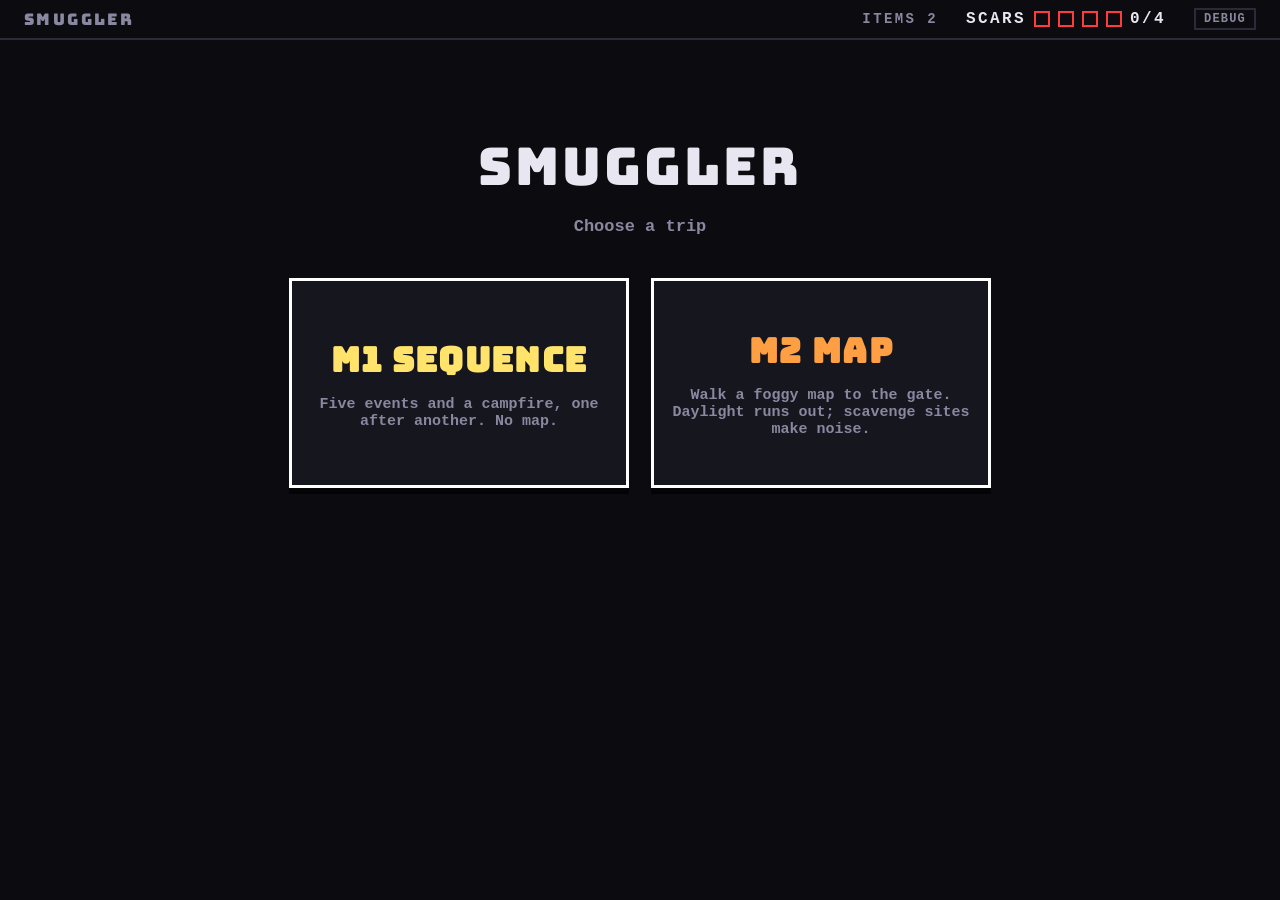
<file: archive/v1/index.html>
<!DOCTYPE html>
<html lang="en">
<head>
<meta charset="utf-8">
<title>Smuggler — dice sentence prototype</title>
<meta name="viewport" content="width=device-width, initial-scale=1">
<link rel="preconnect" href="https://fonts.googleapis.com">
<link rel="preconnect" href="https://fonts.gstatic.com" crossorigin>
<link rel="stylesheet" href="https://fonts.googleapis.com/css2?family=Bungee&display=swap">
<style>
  :root { /* colour defaults; CONFIG.colors overrides them at start-up */
    --bg:#0b0b10; --panel:#16161f; --line:#2a2a3a; --text:#e8e6f0; --dim:#8a88a0;
    --lit:#ffe36b; --status:#ffd36b; --danger:#ff3b3b; --glow:#ffffff; --pip:#e8e6f0; --broken:#5a5a66; --turned:#4fe06a; --tiletext:#0b0b10;
    --lift:1.07;
    --display:"Bungee", Impact, "Arial Black", "Helvetica Neue", sans-serif; }
  * { box-sizing: border-box; }
  html, body { margin:0; height:100%; background:var(--bg); color:var(--text); overflow:hidden;
    font-family:"Courier New", ui-monospace, Menlo, Consolas, monospace; font-weight:700;
    user-select:none; -webkit-user-select:none; }
  body { display:flex; align-items:flex-start; }
  #stage { margin:0 auto; position:relative; width:1280px; height:720px; flex:none; overflow:hidden; background:var(--bg); }
  button { font:inherit; color:inherit; cursor:pointer; }

  /* top bar */
  #top { position:absolute; left:0; top:0; width:100%; height:40px; display:flex; align-items:center; gap:28px;
    padding:0 24px; border-bottom:2px solid var(--line); letter-spacing:.15em; font-size:16px; }
  #top .title { color:var(--dim); }
  #top .spacer { flex:1; }
  #stageInd { display:flex; gap:8px; align-items:center; font-size:14px; }
  #stageInd span { color:var(--dim); opacity:.55; }
  #stageInd span.cur { color:var(--lit); opacity:1; border-bottom:3px solid var(--lit); }
  #stageInd span.done { text-decoration:line-through; opacity:.35; }
  #stageInd i { font-style:normal; color:var(--line); }
  #invCount { font-size:14px; color:var(--dim); }
  #scars { display:flex; align-items:center; gap:8px; }
  .scarbox { width:16px; height:16px; border:2px solid var(--danger); display:inline-block; }
  .scarbox.on { background:var(--danger); }

  /* tiles */
  .tile { display:inline-block; padding:10px 14px; font-size:24px; line-height:1; letter-spacing:.04em;
    color:var(--tiletext); background:#888; border:3px solid #000; box-shadow:0 4px 0 rgba(0,0,0,.55); text-transform:uppercase; }
  .tile.small { font-size:16px; padding:6px 9px; border-width:2px; }
  .tile.scar { background-image:repeating-linear-gradient(135deg, transparent 0 7px, color-mix(in srgb, var(--danger) 28%, transparent) 7px 9px); }
  .tile.broken { text-decoration:line-through; }
  .faceRow { display:flex; justify-content:center; align-items:center; }
  .faceRow .tile + .tile { margin-left:-3px; }

  /* enemy */
  #enemy { position:absolute; left:0; top:40px; width:100%; height:232px; padding:16px 24px; display:flex; gap:40px; }
  #intentPanel { width:520px; display:flex; flex-direction:column; gap:4px; position:relative; }
  #enemyMeta { min-height:16px; font-size:13px; letter-spacing:.08em; color:var(--dim); display:flex; gap:10px; align-items:center; }
  #enemyMeta .chip { border:2px solid var(--line); padding:0 6px; font-size:12px; letter-spacing:.12em; text-transform:uppercase; }
  #bag { position:absolute; right:0; top:-2px; display:flex; align-items:center; gap:6px; }
  #bag.hidden { display:none; }
  #bag .tile { font-size:12px; padding:4px 6px; border-width:2px; }
  .vb { cursor:help; }
  .lbl { font-size:13px; letter-spacing:.2em; color:var(--dim); }
  #intentRow { display:flex; align-items:flex-end; gap:20px; height:84px; }
  #intentTile { font-size:40px; padding:16px 22px; }
  #intentText { min-height:22px; font-size:18px; }
  #nextWrap { display:flex; align-items:center; gap:10px; min-height:40px; }
  #nextWrap .q { opacity:.5; display:flex; align-items:center; gap:8px; }
  #nextWrap.hidden { visibility:hidden; }
  #enemyText { min-height:22px; font-size:18px; color:var(--status); }
  #faceStrip { flex:1; display:flex; gap:10px; align-items:flex-start; padding-top:22px; }
  .efc { flex:1; display:flex; flex-direction:column; align-items:center; gap:8px; padding:10px 4px 8px;
    border:3px solid transparent; position:relative; }
  .efc .tile { font-size:16px; padding:10px 6px; width:100%; text-align:center; }
  .efc.is-current { border-color:var(--glow); }
  .efc.is-next { border:3px dashed var(--dim); }
  .efc.is-then { border:3px dotted var(--line); }
  .efc .tag { position:absolute; top:-18px; left:0; width:100%; text-align:center; font-size:11px; letter-spacing:.15em; color:var(--dim); }
  .efc.is-current .tag { color:var(--glow); }
  .pips { display:flex; gap:8px; }
  .pip { width:18px; height:18px; border:3px solid #000; background:var(--pip); }
  .pip.broken { background:var(--broken); transform:rotate(45deg) scale(.7); }
  .pip.turned { background:var(--turned); border-radius:50%; }

  /* sentence */
  #sentence { position:absolute; left:0; top:272px; width:100%; height:190px; display:flex; flex-direction:column; align-items:center; }
  #slots { display:flex; align-items:center; gap:14px; }
  .slot { width:262px; height:104px; border:3px dashed var(--line); background:rgba(255,255,255,.025);
    display:flex; align-items:center; justify-content:center; position:relative; }
  .slot .num { position:absolute; left:6px; top:3px; font-size:12px; color:var(--dim); }
  .slot.over { border-color:var(--glow); background:rgba(255,255,255,.1); }
  .slot.full { border-style:solid; }
  .slot.acting { border-color:var(--glow); background:rgba(255,255,255,.14); }
  #slots.complete .slot { border-color:var(--lit); }
  .arrow { font-size:26px; color:var(--dim); width:30px; text-align:center; }
  #preview { margin-top:14px; text-align:center; min-height:62px; }
  #shape { font-size:14px; letter-spacing:.25em; color:var(--dim); text-transform:uppercase; min-height:18px; }
  #previewText { font-size:22px; margin:6px auto 0; max-width:1200px; line-height:1.25; }
  #previewText.hint { color:var(--dim); font-size:18px; }

  /* bottom */
  #bottom { position:absolute; left:0; top:468px; width:100%; height:200px; }
  #tray { display:flex; justify-content:center; gap:30px; }
  .cell { width:262px; height:128px; border:3px solid var(--line); background:var(--panel);
    display:flex; align-items:center; justify-content:center; }
  .cell.over { border-color:var(--glow); }
  .die { width:100%; height:100%; display:flex; flex-direction:column; align-items:center; justify-content:center;
    gap:6px; position:relative; touch-action:none; cursor:grab; }
  .die .cap { font-size:11px; letter-spacing:.2em; color:var(--dim); }
  .die .held { position:absolute; right:4px; top:2px; font-size:12px; letter-spacing:.1em; color:var(--tiletext);
    background:var(--lit); padding:2px 5px; display:none; }
  .die.held .held { display:block; }
  .die.held .faceRow { transform:translateY(5px); }
  .die.dim .faceRow { opacity:.35; }
  .die .frz { position:absolute; left:4px; top:2px; font-size:12px; letter-spacing:.1em; color:#06222c; background:#8fe0ff;
    padding:2px 5px; display:none; }
  .die.frozen { outline:3px solid #8fe0ff; outline-offset:-3px; background:color-mix(in srgb, #8fe0ff 12%, transparent);
    box-shadow:inset 0 0 22px #8fe0ff88; cursor:not-allowed; }
  .die.frozen .frz { display:block; }
  .nf .sturdy { position:absolute; right:-2px; top:-9px; font-size:10px; letter-spacing:.08em; font-weight:400; color:var(--dim);
    background:var(--panel); border:1px solid var(--line); padding:0 4px; }
  .die .ctl button { background:var(--panel); border:2px solid var(--line); padding:0 10px; font-size:13px; line-height:18px; }
  .die .ctl button:hover { border-color:var(--glow); }
  .die.in-slot .up, .die:not(.in-slot) .down { display:none; }
  .die.dragging { position:fixed; z-index:60; cursor:grabbing; background:var(--panel); border:3px solid var(--glow);
    box-shadow:0 12px 0 rgba(0,0,0,.5); pointer-events:none; }
  .die.dragging .ctl { display:none; }
  #buttons { margin-top:22px; display:flex; justify-content:center; align-items:center; gap:18px; }
  .btn { background:var(--panel); border:3px solid var(--glow); padding:12px 26px; font-size:20px; letter-spacing:.12em;
    box-shadow:0 4px 0 rgba(0,0,0,.6); }
  .btn:disabled { opacity:.3; cursor:default; border-color:var(--line); }
  .btn:not(:disabled):hover { background:var(--glow); color:var(--tiletext); }
  .btn.primary { background:var(--lit); color:var(--tiletext); border-color:#000; }
  #status { color:var(--status); font-size:15px; min-width:210px; }
  #help { position:absolute; left:0; bottom:8px; width:100%; text-align:center; font-size:13px; color:var(--dim); padding:0 40px; }

  /* popover */
  #pop { position:absolute; z-index:40; display:none; background:#000; border:3px solid var(--glow); padding:8px 10px;
    pointer-events:none; }
  #pop .row { display:flex; gap:8px; align-items:center; }
  #pop .f { padding:4px; border:3px solid transparent; }
  #pop .f.cur { border-color:var(--glow); }
  #pop .tile { font-size:12px; padding:5px 6px; border-width:2px; box-shadow:none; }
  #pop .ttl { font-size:11px; letter-spacing:.2em; color:var(--dim); margin-bottom:6px; }

  /* overlay */
  #overlay { position:absolute; inset:0; z-index:80; background:rgba(5,5,8,.82); display:none;
    flex-direction:column; align-items:center; justify-content:center; gap:22px; }
  #overlay.show { display:flex; }
  #overlay .big { font-size:84px; letter-spacing:.1em; }
  #overlay .sub { font-size:20px; color:var(--dim); max-width:760px; text-align:center; }
  /* ===== Phase 3: juice ===== */
  .tile, .btn, #top .title, #overlay .big, .flyer, #pop .tile { font-family:var(--display); font-weight:400; white-space:nowrap; }
  .tile { letter-spacing:.02em; }
  .efc .tile { letter-spacing:0; }
  .die { transition: scale .1s ease-out; }
  .die .faceRow { transition: transform .12s ease-out; }
  .die.dragging { scale:var(--lift); box-shadow:0 18px 0 rgba(0,0,0,.45); }
  .die.held { background:color-mix(in srgb, var(--lit) 6%, transparent); }
  .flyer { position:absolute; left:0; top:0; z-index:70; pointer-events:none; font-size:34px; line-height:1;
    -webkit-text-stroke:2px #000; paint-order:stroke fill; text-shadow:0 4px 0 rgba(0,0,0,.6); will-change:transform; }
  .flyer.small { font-size:20px; }
  .spark { position:absolute; left:0; top:0; z-index:70; width:9px; height:9px; pointer-events:none; border:2px solid #000; }
  .crack { position:absolute; inset:0; pointer-events:none; z-index:5; }
  .crack svg { width:100%; height:100%; }
  .die { z-index:1; }
  /* sentence complete: tiles + arrows light up together */
  @keyframes litFlash { 0% { box-shadow:0 0 0 0 color-mix(in srgb, var(--lit) 95%, transparent); } 100% { box-shadow:0 0 26px 8px color-mix(in srgb, var(--lit) 0%, transparent); } }
  @keyframes arrowLit { 0% { transform:scale(1.9); } 100% { transform:scale(1); } }
  @keyframes ovPop { 0% { transform:scale(.4) rotate(-6deg); opacity:0; } 60% { transform:scale(1.12) rotate(2deg); opacity:1; } 100% { transform:scale(1) rotate(0); } }
  #slots.complete .slot { animation:litFlash .45s ease-out; background:color-mix(in srgb, var(--lit) 7%, transparent); box-shadow:0 0 14px 2px color-mix(in srgb, var(--lit) 45%, transparent); }
  #slots.complete .arrow { color:var(--lit); animation:arrowLit .4s ease-out; text-shadow:0 0 10px color-mix(in srgb, var(--lit) 90%, transparent); }
  #slots.complete .die .tile { filter:brightness(1.1) saturate(1.1); }
  #overlay.show .big { animation:ovPop .5s cubic-bezier(.2,1.4,.4,1); }
  @media (prefers-reduced-motion: reduce) {
    *, *::before, *::after { animation-duration:.001s !important; animation-iteration-count:1 !important; transition-duration:.001s !important; }
  }

  .pip.unknown { background:transparent; border:3px dashed var(--dim); }

  /* ===== V1-2: trip screens ===== */
  #screen { position:absolute; left:0; right:0; top:40px; bottom:0; z-index:55; background:var(--bg); display:none;
    flex-direction:column; align-items:center; padding:22px 40px; gap:16px; }
  #screen.show { display:flex; }
  #screen h2 { margin:0; font-family:var(--display); font-weight:400; font-size:52px; flex:none; letter-spacing:.06em; }
  #screen .sub { color:var(--dim); font-size:17px; text-align:center; max-width:820px; }
  #screen .sect { font-size:13px; letter-spacing:.25em; color:var(--dim); margin-top:4px; }
  #screen > * { flex-shrink:0; }
  #screen .row { display:flex; gap:22px; justify-content:center; align-items:stretch; flex-wrap:wrap; }
  .rcard { width:268px; background:var(--panel); border:3px solid var(--line); padding:14px 12px 12px; display:flex; flex-direction:column;
    align-items:center; gap:10px; cursor:default; text-align:center; transition:transform .12s ease-out, border-color .12s; }
  .rcard.pick { cursor:pointer; }
  .rcard.pick:hover { border-color:var(--glow); transform:translateY(-4px); }
  .rcard.picked { border-color:var(--lit); transform:scale(1.08); }
  .rcard.faded { opacity:.25; }
  .rcard.small { width:auto; flex-direction:row; padding:8px 10px; gap:8px; }
  .rcard .tiles { display:flex; justify-content:center; }
  .rcard .tiles .tile { font-size:19px; padding:8px 9px; }
  .rcard .tiles .tile + .tile { margin-left:-3px; }
  .rcard .info { font-size:14px; color:var(--status); min-height:36px; }
  .rcard .verbs { font-size:13px; line-height:1.5; text-align:left; }
  .rcard .verbs b { display:inline-block; width:56px; letter-spacing:.05em; }
  .ctile { width:340px; height:210px; background:var(--panel); border:3px solid var(--glow); display:flex; flex-direction:column;
    align-items:center; justify-content:center; gap:14px; cursor:pointer; box-shadow:0 6px 0 rgba(0,0,0,.6); padding:16px; text-align:center;
    transition:transform .12s ease-out; }
  .ctile:hover:not(.off) { transform:translateY(-5px); background:#1e1e2b; }
  .ctile.off { opacity:.3; cursor:default; border-color:var(--line); }
  .ctile .t { font-family:var(--display); font-size:34px; letter-spacing:.04em; }
  .ctile .d { font-size:15px; color:var(--dim); }
  .dicelist { display:flex; flex-direction:column; gap:10px; }
  .dicelist .dl { display:flex; align-items:center; gap:10px; }
  .dicelist .dl .nm { width:64px; font-size:13px; letter-spacing:.2em; color:var(--dim); }
  .dicelist .faces { display:flex; gap:10px; flex-wrap:wrap; }
  .dicelist .f { display:flex; padding:3px; border:2px solid transparent; }
  .dicelist .f.heal { border-color:var(--lit); cursor:pointer; background:color-mix(in srgb, var(--lit) 12%, transparent); }
  .dicelist .f.heal:hover { transform:scale(1.12); }
  .dicelist .f .tile + .tile { margin-left:-2px; }
  .resline { font-size:15px; display:flex; gap:12px; align-items:center; }
  .reslist { max-height:216px; overflow-y:auto; padding-right:6px; display:flex; flex-direction:column; gap:3px; }
  #endLog { width:100%; flex:none; height:104px; overflow-y:auto; font-size:12px; font-weight:400; line-height:1.4; border:2px solid var(--line);
    padding:6px 10px; margin:0; list-style:none; background:var(--panel); user-select:text; }
  #endLog li { border-bottom:1px solid var(--line); padding:1px 0; }
  .pop-in { animation:tilePop .36s cubic-bezier(.2,1.4,.4,1) both; animation-delay:calc(var(--i, 0) * 70ms); }
  @keyframes tilePop { 0% { transform:scale(.3) rotate(-5deg); opacity:0; } 100% { transform:none; opacity:1; } }
  .bagpop { animation:tilePop .3s ease-out both; }


  /* ===== V1-3: placement screen / die nets ===== */
  #pop { z-index:58; }
  #pop .ftip { font-size:12px; font-weight:400; min-width:230px; }
  #pop .ftip .vr { display:flex; gap:10px; align-items:baseline; padding:2px 0; }
  #pop .ftip .vr b { width:52px; letter-spacing:.04em; }
  #pop .ftip .vr .nm { flex:1; }
  #pop .ftip .vr em { font-style:normal; font-weight:700; color:var(--lit); }
  #pop .ftip .sp { margin-top:6px; color:var(--status); max-width:260px; white-space:normal; }
  .plwrap { display:flex; flex-direction:column; align-items:center; gap:10px; width:100%; }
  .plwrap h2 { font-size:34px !important; }
  .plnets { display:flex; gap:40px; justify-content:center; }
  .netbox { display:flex; flex-direction:column; align-items:center; gap:6px; perspective:900px; }
  .nbl { font-family:var(--display); font-weight:400; font-size:20px; letter-spacing:.1em; color:var(--dim); }
  .net { --cw:134px; --ch:92px; --fs:12px; display:grid; grid-template-columns:repeat(4, var(--cw)); grid-template-rows:repeat(3, var(--ch)); gap:6px; transform-style:preserve-3d; }
  .net.mini { --cw:96px; --ch:50px; --fs:9px; gap:4px; }
  .nf { position:relative; border:3px solid var(--line); background:var(--panel); display:flex; flex-direction:column; align-items:center; justify-content:center;
    gap:6px; transition:border-color .1s, background .1s, transform .1s; }
  .nf.p0 { grid-column:2; grid-row:1; } .nf.p1 { grid-column:1; grid-row:2; } .nf.p2 { grid-column:2; grid-row:2; }
  .nf.p3 { grid-column:3; grid-row:2; } .nf.p4 { grid-column:4; grid-row:2; } .nf.p5 { grid-column:2; grid-row:3; }
  .nf .n { position:absolute; left:4px; top:1px; font-size:10px; color:var(--dim); font-weight:400; }
  .nf .tile { font-size:var(--fs); padding:4px 7px; border-width:2px; box-shadow:0 2px 0 rgba(0,0,0,.55); }
  .nf .bp { display:flex; }
  .nf .it { min-height:22px; display:flex; align-items:center; justify-content:center; position:relative; }
  .nf .it.empty { border:2px dashed var(--line); padding:2px 12px; font-size:var(--fs); color:var(--dim); font-weight:400; letter-spacing:.15em; }
  .net.mini .nf { gap:3px; }
  .net.mini .nf .tile { padding:2px 4px; border-width:1px; }
  .net.mini .nf .it { min-height:14px; }
  .net.mini .nf .it.empty { padding:0 6px; border-width:1px; }
  .net.mini .nf .n { display:none; }
  .nf.scar { background:color-mix(in srgb, var(--danger) 8%, var(--panel)); border-color:#5a2a2a; }
  .nf.heal { border-color:var(--lit); cursor:pointer; background:color-mix(in srgb, var(--lit) 12%, var(--panel)); }
  .nf.heal:hover { transform:scale(1.07); }
  .nf .it.movable { cursor:grab; touch-action:none; }
  .nf .it.movable .tile { box-shadow:0 2px 0 rgba(0,0,0,.55), 0 0 0 2px color-mix(in srgb, var(--lit) 70%, transparent); }
  .nf .it.locked { opacity:.55; cursor:not-allowed; }
  .nf .lock { position:absolute; right:-6px; top:-8px; font-size:12px; font-style:normal; filter:grayscale(.3); }
  .nf .new { position:absolute; left:-4px; top:-9px; font-size:9px; background:var(--lit); color:var(--tiletext); padding:0 3px; letter-spacing:.1em; }
  body.dragging-item .nf.valid { border-color:var(--turned); background:color-mix(in srgb, var(--turned) 12%, var(--panel)); }
  body.dragging-item .nf.invalid { opacity:.4; }
  body.dragging-item .nf.over.valid { border-color:var(--lit); background:color-mix(in srgb, var(--lit) 20%, var(--panel)); transform:scale(1.05); }
  .nf.valid.selvalid { border-color:var(--turned); }
  .odds { font-size:13px; font-weight:400; letter-spacing:.03em; color:var(--text); min-height:18px; text-align:center; }
  .odds.hyp { color:var(--lit); }
  .net.mini + .odds { font-size:11px; }
  .invtray { min-width:560px; min-height:74px; border:3px dashed var(--line); background:rgba(255,255,255,.025); padding:8px 12px 10px; display:flex; flex-direction:column; align-items:center; gap:6px; }
  body.dragging-item .invtray.ok { border-color:var(--turned); background:color-mix(in srgb, var(--turned) 8%, transparent); }
  .invtray.over { border-color:var(--lit) !important; }
  .invrow { display:flex; gap:12px; flex-wrap:wrap; justify-content:center; min-height:40px; max-height:96px; overflow-y:auto; align-items:center; max-width:1000px; }
  .inv { display:flex; padding:4px; border:2px solid transparent; cursor:grab; touch-action:none; }
  .inv .tile { font-size:13px; padding:5px 8px; border-width:2px; }
  .inv .tile + .tile { margin-left:-3px; }
  .inv.sel { border-color:var(--lit); background:color-mix(in srgb, var(--lit) 14%, transparent); }
  .inv.dragsrc, .it.dragsrc { opacity:.3; }
  .dragghost { position:fixed; z-index:95; pointer-events:none; left:0; top:0; will-change:transform; }
  .dragghost .tile { font-size:15px; box-shadow:0 10px 0 rgba(0,0,0,.45); }
  .cback { position:absolute; inset:0; z-index:5; background:rgba(5,5,8,.72); display:flex; align-items:center; justify-content:center; }
  .confirm { background:var(--panel); border:3px solid var(--danger); padding:18px 26px; display:flex; flex-direction:column; align-items:center; gap:12px; box-shadow:0 8px 0 rgba(0,0,0,.6); }
  .confirm .ct { font-family:var(--display); font-weight:400; font-size:30px; color:var(--danger); letter-spacing:.06em; }
  .confirm .cd { font-size:15px; display:flex; align-items:center; gap:10px; }
  .confirm .cd .tile { font-size:15px; padding:6px 9px; }
  .confirm .cd s { text-decoration-color:var(--danger); }
  .endnets { display:flex; flex-direction:row; gap:22px; }
  #screen .endcols { max-width:1200px; }
  .endleft { max-width:430px; min-width:300px; }
  .endleft .reslist .resline { white-space:normal; flex-wrap:wrap; row-gap:2px; }
  .net.mini + .odds { max-width:396px; white-space:normal; }
  .endleft .resline.inv { flex-wrap:wrap; }
  .endleft .resline { white-space:nowrap; }
  @keyframes shake2 { 0%,100% { translate:0 } 20% { translate:-7px 0 } 40% { translate:7px 0 } 60% { translate:-5px 0 } 80% { translate:4px 0 } }
  .nf.rej { animation:shake2 .32s linear; border-color:var(--danger) !important; }


  /* ===== V1-5: start screen, map, scavenge site ===== */
  #dayInd { font-size:14px; letter-spacing:.1em; color:var(--sun, #ffd23f); display:none; }
  #dayInd.cold { color:var(--danger); }
  #noiseTrack { display:none; gap:5px; align-items:center; }
  #noiseTrack .nb { width:28px; height:34px; border:3px solid #000; background:#2a2a3a; box-shadow:0 3px 0 rgba(0,0,0,.55); }
  #noiseTrack .nb.on { background:var(--status); }
  #noiseTrack .nb.on.hot { background:var(--danger); }
  #btnLeave { display:none; }
  #stage.site #intentTile { display:none; }
  #stage.site #noiseTrack { display:flex; }
  #stage.site #btnLeave { display:inline-block; }
  #stage.site #intentPanel { width:400px; }
  #stage.site #verbFlash { font-size:20px !important; }
  #stage.site #enemyMeta { flex-wrap:wrap; row-gap:2px; }
  #stage.site #enemyMeta .chip { white-space:nowrap; }
  #stage.site #intentRow { height:48px; align-items:center; }
  .efc.site { cursor:pointer; }
  .efc.site .tile { font-size:12px; padding:8px 4px; white-space:normal; line-height:1.15; min-height:52px; display:flex; align-items:center; justify-content:center; text-align:center; }
  .efc.site.opened { opacity:.5; cursor:default; }
  .efc.site:not(.opened):hover { background:rgba(255,255,255,.05); }
  .efc.site .sfn { position:absolute; right:5px; bottom:2px; font-size:10px; color:var(--dim); font-weight:400; }
  .efc.site .sub { font-size:10px; letter-spacing:.08em; font-weight:400; color:var(--dim); min-height:12px; text-align:center; }
  .efc.site .tile.ghost { outline:2px dashed var(--dim); outline-offset:1px; opacity:.75; }
  .efc.site .tile.strike { text-decoration:line-through; }
  .mapwrap { width:100%; max-width:1200px; display:flex; flex-direction:column; gap:14px; align-items:stretch; }
  .maphead { display:flex; justify-content:space-between; align-items:center; gap:30px; }
  .mh { display:flex; align-items:center; gap:12px; }
  .suns, .scarrow { display:flex; gap:6px; }
  .sun, .stl { width:24px; height:24px; border:3px solid #000; box-shadow:0 3px 0 rgba(0,0,0,.55); display:flex; align-items:center; justify-content:center;
    font-size:12px; line-height:1; color:#000; }
  .sun { background:var(--sun, #ffd23f); }
  .sun.off { background:#2a2a3a; color:var(--dim); }
  .stl { background:#2a2a3a; color:var(--dim); }
  .stl.on { background:var(--scarbg, #3a3a44); color:var(--danger); background-image:repeating-linear-gradient(135deg, transparent 0 5px, color-mix(in srgb, var(--danger) 28%, transparent) 5px 7px); }
  .mapgrid { display:grid; grid-template-columns:repeat(6, 1fr); grid-auto-rows:106px; gap:12px; padding-top:6px; }
  .mt { position:relative; border:3px solid #000; box-shadow:0 5px 0 rgba(0,0,0,.6); display:flex; flex-direction:column; align-items:center; justify-content:center;
    gap:5px; font-family:var(--display); font-weight:400; color:var(--tiletext); text-transform:uppercase; transition:transform .1s ease-out; }
  .mt .ty { font-family:"Courier New", ui-monospace, monospace; font-weight:700; font-size:10px; letter-spacing:.2em; opacity:.65; min-height:11px; }
  .mt .word { line-height:1; letter-spacing:.02em; white-space:nowrap; }
  .mt.fog { color:var(--dim); }
  .mt.fog .word { font-size:34px; }
  .mt.EMPTY { color:var(--dim); }
  .mt.visited:not(.here)::after { content:'✓'; position:absolute; left:6px; top:3px; font-family:"Courier New", monospace; font-size:14px; font-weight:700; color:inherit; opacity:.75; }
  .mt.seen { border-style:dashed; border-color:#bdb48f; }
  .mt.here { outline:4px solid var(--lit); outline-offset:2px; }
  .mt .you { position:absolute; top:-13px; left:50%; transform:translateX(-50%); background:var(--lit); color:#000; border:2px solid #000; font-size:12px; padding:3px 9px; z-index:2; }
  .mt.reach { cursor:pointer; box-shadow:0 0 0 3px var(--glow), 0 5px 0 rgba(0,0,0,.6); }
  .mt.reach.cold { box-shadow:0 0 0 3px var(--danger), 0 5px 0 rgba(0,0,0,.6); }
  .mapfoot { display:flex; align-items:center; gap:16px; min-height:44px; }
  .mapfoot .inv { cursor:default; }
  .mapmsg { font-size:15px; color:var(--status); flex:1; text-align:right; }
  .mapmsg.cold { color:var(--danger); }
  @keyframes revPulse { 0% { box-shadow:0 0 0 0 #bdb48f; transform:scale(1.12); } 100% { box-shadow:0 0 0 12px transparent; transform:scale(1); } }
  .mt.newrev { outline:3px solid var(--turned); outline-offset:-3px; }
  .coldflash { position:absolute; inset:0; z-index:72; pointer-events:none; box-shadow:inset 0 0 120px 30px rgba(255,59,59,.55); }

  /* debug / tuning drawer (overlay on the right, closed by default) */
  #btnDebug { background:transparent; border:2px solid var(--line); padding:2px 8px; font-size:12px; letter-spacing:.1em; color:var(--dim); }
  #btnDebug.on { border-color:var(--status); color:var(--status); }
  #dbg { position:absolute; right:0; top:40px; bottom:0; width:300px; z-index:90; background:rgba(10,10,16,.97);
    border-left:2px solid var(--status); padding:10px 12px 12px; overflow-y:auto; font-size:12px; font-weight:400;
    transform:translateX(100%); transition:transform .15s ease-out; visibility:hidden; }
  #dbg.open { transform:none; visibility:visible; }
  #dbg h4 { margin:12px 0 5px; font-size:11px; letter-spacing:.2em; color:var(--status); font-weight:700; }
  #dbg h4:first-child { margin-top:0; }
  #dbg .row { display:flex; align-items:center; gap:6px; margin-bottom:5px; }
  #dbg .row label { flex:none; width:48px; color:var(--dim); }
  #dbg select { flex:1; min-width:0; background:#000; color:var(--text); border:1px solid var(--line); font:inherit; padding:3px; }
  #dbg .dbtn { background:#1d1d2a; border:1px solid #55556e; color:var(--text); padding:4px 8px; font-size:12px; font-weight:700; }
  #dbg .dbtn:hover:not(:disabled) { border-color:var(--status); }
  #dbg button:disabled, #dbg select:disabled { opacity:.35; cursor:not-allowed; }
  #dbg .chk { display:flex; gap:8px; align-items:center; cursor:pointer; margin-bottom:6px; }
  #dbgNote { color:var(--dim); font-size:11px; margin:4px 0 0; min-height:14px; }
  #dbgLog { margin:0; padding:0; list-style:none; line-height:1.35; }
  #dbgLog li { padding:3px 0; border-bottom:1px solid var(--line); color:var(--text); word-break:break-word; }
  #dbgLog li:first-child { color:var(--status); }
</style>
</head>
<body>
<div id="stage">
  <header id="top"><span class="title" id="titleLabel">SMUGGLER</span><span id="stageInd"></span><span id="turn"></span><span class="spacer"></span><span id="dayInd"></span><span id="invCount"></span><span id="scars"></span></header>
  <section id="enemy">
    <div id="intentPanel">
      <div class="lbl" id="enemyLbl">STRAY DOG · INTENT</div>
      <div id="enemyMeta"></div>
      <div id="bag" class="hidden"></div>
      <div id="intentRow"><span id="intentTile" class="tile"></span><div id="noiseTrack"></div><span id="verbFlash" style="font-size:28px;white-space:nowrap"></span></div>
      <div id="intentText"></div>
      <div id="enemyText"></div>
      <div id="nextWrap" class="hidden"></div>
    </div>
    <div id="faceStrip"></div>
  </section>
  <section id="sentence">
    <div id="slots"></div>
    <div id="preview"><div id="shape"></div><div id="previewText"></div></div>
  </section>
  <section id="bottom">
    <div id="tray"></div>
    <div id="buttons">
      <button class="btn primary" id="btnRoll">ROLL</button>
      <button class="btn" id="btnReroll">REROLL (0 left)</button>
      <button class="btn primary" id="btnCommit">COMMIT</button>
      <button class="btn" id="btnLeave">LEAVE</button>
      <button class="btn" id="btnRestart">RESTART</button>
      <span id="status"></span>
    </div>
  </section>
  <div id="help"></div>
  <div id="screen"></div>
  <div id="pop"></div>
  <div id="overlay"><div class="big" id="ovBig"></div><div class="sub" id="ovSub"></div><button class="btn primary" id="ovRestart">CONTINUE</button></div>
</div>

<script>
/* CONFIG START */
const CONFIG = {
  rerollsPerTurn: 2,
  maxScars: 4,                                        // trip is lost when total scars >= this
  points: { favourite: 2, other: 1, itemBonus: 1, scar: 0 },
  favouriteVerb: { HAND: 'PRUNE', MOUTH: 'SOW', EYE: 'DIG' },
  verbs: ['PRUNE', 'SOW', 'DIG'],
  revealVerb: 'DIG',                                  // verb that reveals the next intent and carries points
  pipResult: { PRUNE: 'broken', SOW: 'turned' },      // damage verbs -> what they do to a pip
  modKey: { PRUNE: 'pruneMod', SOW: 'sowMod' },       // damage verb -> enemy field added once to that verb's sentence total
  // Starting dice are bare; the kit sits in the inventory and is placed on the intro screen.
  playerDice: [
    { id: 'MIND', faces: ['PRUNE', 'PRUNE', 'SOW', 'SOW', 'DIG', 'DIG'] },
    { id: 'HAND', faces: ['HAND', 'HAND', 'HAND', 'HAND', 'HAND', 'HAND'] },
    { id: 'HEAD', faces: ['EYE', 'EYE', 'EYE', 'MOUTH', 'MOUTH', 'MOUTH'] },
  ],
  startingInventory: ['KNIFE', 'GLASSES'],
  mindDieId: 'MIND',
  headDieId: 'HEAD',                                  // scarHead hits this die
  itemDice: ['HAND', 'HEAD'],                         // dice that can hold items (and show in placement)
  biteTargets: ['HAND', 'HEAD'],                      // dice ids a scar / item-taking effect may hit
  shapeNames: ['Plan', 'Situation', 'Impulse'],       // by MIND slot 0/1/2
  actionNames: {                                      // bare body parts only: [bodyPart][verb]; item faces use items[id].names
    'HAND':  { PRUNE: 'Hit',    SOW: 'Gesture',    DIG: 'Search' },
    'MOUTH': { PRUNE: 'Insult', SOW: 'Small talk', DIG: 'Ask' },
    'EYE':   { PRUNE: 'Glare',  SOW: 'Kind look',  DIG: 'Look' },
  },
  // Items: part, a name per verb, a `special` code the engine switches on, and `info` shown in tooltips.
  // Numbers for the specials live in itemRules. Every item also gives points.itemBonus.
  items: {
    KNIFE:        { name: 'KNIFE',        part: 'HAND',  names: { PRUNE: 'Stab',              SOW: 'Threaten',        DIG: 'Pry' },
                    special: 'knife',       info: 'PRUNE: +1 extra point' },
    SHEARS:       { name: 'SHEARS',       part: 'HAND',  names: { PRUNE: 'Snip',              SOW: 'Offer to trim',   DIG: 'Cut open' },
                    special: 'shears',      info: 'PRUNE: its points are split across 2 different faces. On a scavenge site, PRUNE with SHEARS makes no noise' },
    SPADE:        { name: 'SPADE',        part: 'HAND',  names: { PRUNE: 'Whack',             SOW: 'Lean and chat',   DIG: 'Dig' },
                    special: 'spade',       info: 'DIG on a scavenge site: reveals all faces' },
    WATERING_CAN: { name: 'WATERING CAN', part: 'HAND',  names: { PRUNE: 'Splash',            SOW: 'Water their plant', DIG: 'Flood out' },
                    special: 'wateringCan', info: 'SOW: also applies +1 SOW automatically at the start of your next turn' },
    SEED_POUCH:   { name: 'SEED POUCH',   part: 'HAND',  names: { PRUNE: 'Seeds in the eyes', SOW: 'Give seeds',      DIG: 'Read the soil' },
                    special: 'seedPouch',   info: 'SOW: each enemy face fully turned by this sentence gives +1 reroll next turn' },
    GLASSES:      { name: 'GLASSES',      part: 'EYE',   names: { PRUNE: 'Glint',             SOW: 'Look learned',    DIG: 'Read closely' },
                    special: 'glasses',     info: 'DIG: reveals the next 2 enemy intents' },
    LANTERN:      { name: 'LANTERN',      part: 'EYE',   names: { PRUNE: 'Dazzle',            SOW: 'Warm light',      DIG: 'Light up' },
                    special: 'lantern',     info: 'This eye face counts as matching (2 points) under any verb' },
    WHISTLE:      { name: 'WHISTLE',      part: 'MOUTH', names: { PRUNE: 'Shriek',            SOW: 'Call softly',     DIG: 'Echo' },
                    special: 'whistle',     info: 'SOW vs animals: this die\'s points ×2' },
    PIPE_WRENCH:  { name: 'PIPE WRENCH',  part: 'HAND',  names: { PRUNE: 'Wrench',            SOW: 'Fix their tap',   DIG: 'Unscrew' },
                    special: 'wrench',      info: 'Sturdy: this face cannot be scarred and its item cannot be taken' },
    PLUNGER:      { name: 'PLUNGER',      part: 'HAND',  names: { PRUNE: 'Plunge',            SOW: 'Unclog their worries', DIG: 'Suck out' },
                    special: 'plunger',     info: 'DIG: also removes 1 pip (as turned) from the enemy\'s current intent. On a site: from the target face, no noise' },
  },
  itemRules: {
    knifePruneBonus: 1,            // KNIFE, PRUNE
    glassesRevealDepth: 2,         // GLASSES, DIG: intents revealed (other DIG = 1)
    defaultRevealDepth: 1,
    whistleMultiplier: 2,          // WHISTLE, SOW vs enemy tag whistleTag
    whistleTag: 'animal',
    wateringCanSow: 1,             // WATERING CAN, SOW: pending SOW applied at the start of the next turn
    seedPouchRerollPerTurned: 1,   // SEED POUCH, SOW: rerolls next turn per enemy face turned this sentence
    plungerPips: 1,                // PLUNGER, DIG: pips turned on the current intent face (site: the target face)
    wrenchSpecial: 'wrench',       // PIPE WRENCH: the face can't be scarred and its item can't be taken
  },
  // Enemy effect numbers. tax: every verb total of the sentence is reduced by this next turn (min 0, not stacking).
  effectRules: { tax: 1 },
  // Enemies: tags, pruneMod / sowMod (added once to that verb's sentence total, min 0), 6 faces with pips,
  // flavour text (read as "<logName> <text>"), rewards per ending.
  //   effect: 'scar' (random non-scar HAND/HEAD face -> SCAR, its item is destroyed) | 'rerollPenalty' (-1 reroll next turn)
  //           | 'takeItem' (random placed item goes to the enemy; returned if beaten) | 'none'
  //           | 'loseItem' (a random placed item is removed for good, never returned)
  //           | 'scarHead' (scar a random HEAD face) | 'tax' (next turn every verb total -1) | 'freezeDie' (a random non-MIND die can't be held/rerolled next turn)
  //   (a face holding a wrench item is never scarred and never taken from)
  //   rewards: { choose:[ids] } pick one, { give:[ids] } all; returnTaken:true gives back taken items; revealTiles is M2.
  enemies: {
    DOG: {
      name: 'STRAY DOG', logName: 'dog', tags: ['animal'], pruneMod: 0, sowMod: 0,
      faces: [
        { name: 'BITE',    pips: 4, hostile: true,  effect: 'scar' },
        { name: 'BITE',    pips: 4, hostile: true,  effect: 'scar' },
        { name: 'GROWL',   pips: 4, hostile: true,  effect: 'rerollPenalty' },
        { name: 'GROWL',   pips: 4, hostile: true,  effect: 'rerollPenalty' },
        { name: 'SNIFF',   pips: 4, hostile: true,  effect: 'none' },
        { name: 'WHIMPER', pips: 4, hostile: false, effect: 'none' },
      ],
      targetPriority: ['BITE', 'GROWL', 'SNIFF'],     // order for spilling PRUNE/SOW past the current intent
      text: { BITE: 'bites', GROWL: 'growls (−1 reroll next turn)', SNIFF: 'sniffs your pockets', WHIMPER: 'whimpers',
              wag: 'wags its tail', broken: 'is too hurt to act' },
      rewards: { beaten: { choose: ['WHISTLE', 'SPADE'] }, befriended: { choose: ['WHISTLE', 'LANTERN'], revealTiles: 4 } },
      winText: { beaten: 'The dog is done for.', befriended: 'The dog is yours now.' },
    },
    PLUMBER: {
      name: 'PLUMBER', logName: 'plumber', tags: ['human'], pruneMod: -1, sowMod: 1,
      faces: [
        { name: 'BORROW', pips: 6, hostile: true,  effect: 'takeItem' },
        { name: 'BORROW', pips: 6, hostile: true,  effect: 'takeItem' },
        { name: 'QUOTE',  pips: 2, hostile: true,  effect: 'rerollPenalty' },
        { name: 'QUOTE',  pips: 2, hostile: true,  effect: 'rerollPenalty' },
        { name: 'SIGH',   pips: 2, hostile: false, effect: 'none' },
        { name: 'SIGH',   pips: 2, hostile: false, effect: 'none' },
      ],
      targetPriority: ['BORROW', 'QUOTE'],
      text: { BORROW: 'borrows your {item}', QUOTE: 'quotes an outrageous price (−1 reroll next turn)', SIGH: 'sighs and shakes his head',
              noItem: 'rummages through your things, finds nothing worth borrowing', wag: 'tips his cap', broken: 'is too hurt to act' },
      rewards: { beaten: { give: ['PIPE_WRENCH'], returnTaken: true }, befriended: { choose: ['PLUNGER', 'WATERING_CAN'] } },
      winText: { beaten: 'The plumber leaves, rubbing his bruises.', befriended: 'The plumber shakes your hand and stays for tea.' },
    },
    ACCOUNTANT: {
      name: 'ACCOUNTANT', logName: 'accountant', tags: ['human'], pruneMod: 1, sowMod: -1,
      faces: [
        { name: 'TAXES',    pips: 4, hostile: true,  effect: 'tax' },
        { name: 'TAXES',    pips: 4, hostile: true,  effect: 'tax' },
        { name: 'EXPLAINS', pips: 6, hostile: true,  effect: 'scarHead' },
        { name: 'BORES',    pips: 2, hostile: true,  effect: 'rerollPenalty' },
        { name: 'ANECDOTE', pips: 4, hostile: true,  effect: 'freezeDie' },
        { name: 'FILES',    pips: 2, hostile: false, effect: 'none' },
      ],
      targetPriority: ['EXPLAINS', 'TAXES', 'ANECDOTE', 'BORES'],
      text: { TAXES: 'talks about taxes (next turn: every verb −1)', EXPLAINS: 'explains depreciation; your eyes glaze over',
              BORES: 'tells you about his weekend (−1 reroll next turn)', ANECDOTE: 'starts an anecdote (a die freezes up)',
              FILES: 'shuffles his files', wag: 'adjusts his glasses', broken: 'is too hurt to act' },
      rewards: { beaten: { choose: ['LANTERN', 'GLASSES'] }, befriended: { choose: ['WHISTLE', 'SEED_POUCH'] } },
      winText: { beaten: 'The accountant flees to a quieter office.', befriended: 'The accountant waves goodbye, his spreadsheet lighter.' },
    },
    BRIDGE: {
      name: 'WOODEN BRIDGE', logName: 'bridge', tags: ['place'], pruneMod: 0, sowMod: 0,
      resultLabels: { beaten: 'FORCED ACROSS', befriended: 'CROSSED SAFELY' },   // shown instead of BEATEN / BEFRIENDED
      faces: [
        { name: 'CREAK',      pips: 4, hostile: true,  effect: 'rerollPenalty' },
        { name: 'CREAK',      pips: 4, hostile: true,  effect: 'rerollPenalty' },
        { name: 'SLIP',       pips: 4, hostile: true,  effect: 'scar' },
        { name: 'DROP',       pips: 6, hostile: true,  effect: 'loseItem' },
        { name: 'SWAY',       pips: 2, hostile: true,  effect: 'rerollPenalty' },
        { name: 'CALM WATER', pips: 2, hostile: false, effect: 'none' },
      ],
      targetPriority: ['DROP', 'SLIP', 'CREAK', 'SWAY'],
      text: { CREAK: 'the planks creak (−1 reroll next turn)', SLIP: 'you slip on wet wood', DROP: 'something falls into the river',
              SWAY: 'the bridge sways (−1 reroll next turn)', 'CALM WATER': 'the water flows quietly',
              noItem: 'something almost falls into the river', wag: 'the planks hold steady', broken: 'the planks are splintered' },
      rewards: { beaten: { give: [] }, befriended: { choose: ['LANTERN', 'WATERING_CAN'] } },
      winText: { beaten: 'You force your way across, planks cracking.', befriended: 'You cross, step by careful step.' },
    },
    CROWS: {
      name: 'CROW FLOCK', logName: 'crows', tags: ['animal'], pruneMod: 1, sowMod: -2,
      faces: [
        { name: 'PECK',   pips: 2, hostile: true,  effect: 'scar' },
        { name: 'PECK',   pips: 2, hostile: true,  effect: 'scar' },
        { name: 'CAW',    pips: 2, hostile: true,  effect: 'rerollPenalty' },
        { name: 'STEAL',  pips: 4, hostile: true,  effect: 'takeItem' },
        { name: 'CIRCLE', pips: 2, hostile: false, effect: 'none' },
        { name: 'CIRCLE', pips: 2, hostile: false, effect: 'none' },
      ],
      targetPriority: ['PECK', 'STEAL', 'CAW'],
      text: { PECK: 'pecks!', CAW: 'caws (−1 reroll next turn)', STEAL: 'steals from you', CIRCLE: 'circles overhead',
              noItem: 'finds nothing shiny', wag: 'settles on a branch', broken: 'is too hurt to act' },
      rewards: { beaten: { give: ['LANTERN'], returnTaken: true }, befriended: { choose: ['GLASSES', 'KNIFE'] } },
      winText: { beaten: 'The crows scatter.', befriended: 'The crows land on your shoulder.' },
    },
  },
  // Trip: M1 sequence of encounters; campfire id is the rest stop. singleFight is what the v0 single-fight UI plays.
  // M1 = m1Fights distinct random enemies from enemyPool with the campfire after fight number campfireAfter
  // (rolled at createTrip). M2 character tiles pick from the same pool.
  // V1-4c: M1 = m1Events distinct draws from m1Pool (fights, obstacle, sites) with the campfire after event campfireAfter.
  // enemyPool = every enemy id a map CHARACTER tile can hold (sites come from CONFIG.sites).
  trip: { enemyPool: ['DOG', 'PLUMBER', 'CROWS', 'ACCOUNTANT', 'BRIDGE'],
          m1Pool: ['DOG', 'PLUMBER', 'CROWS', 'ACCOUNTANT', 'BRIDGE', 'HUT'], m1Events: 5, campfireAfter: 3,
          campfireId: 'CAMPFIRE', singleFight: 'DOG', healPerCampfire: 1,
          mapStage: 'MAP', siteStage: 'SITE',            // M2 trip.stage values besides enemy ids / campfireId
          unknownLabel: '?',                             // future fights in the stage strip
          stageLabels: { DOG: 'DOG', PLUMBER: 'PLUMBER', ACCOUNTANT: 'ACCOUNTANT', BRIDGE: 'BRIDGE', HUT: 'HUT', CAMPFIRE: 'FIRE', CROWS: 'CROWS' } },   // top-bar stage indicator
  // ---------- M2: map, daylight, scavenge sites ----------
  // Tile weights, size, daylight. START = column 0, row startRow (default floor((rows-1)/2)); GATE = last column, random row.
  // campfireCols = [first, last] column (0-indexed) that must hold at least one CAMPFIRE.
  map: {
    cols: 6, rows: 4, daylight: 8, daylightPerMove: 1, coldScarsPerMove: 1, startRow: null, campfireCols: [1, 3],
    weights: { CHARACTER: 35, SCAVENGE: 30, CAMPFIRE: 10, EMPTY: 25 },
    gateVisible: false,                                   // true = the GATE tile is never fogged
    words: { FOG: '?', START: 'START', GATE: 'GATE', CAMPFIRE: 'FIRE', EMPTY: 'EMPTY' },
    enemyWords: { DOG: 'DOG', PLUMBER: 'PLUMBER', ACCOUNTANT: 'ACCOUNTANT', CROWS: 'CROWS', BRIDGE: 'BRIDGE' },   // CHARACTER tile word per enemy id (site words live in sites)
    typeNames: { START: 'START', GATE: 'GATE', CHARACTER: 'CHARACTER', SCAVENGE: 'SCAVENGE', CAMPFIRE: 'CAMPFIRE', EMPTY: 'EMPTY' },
    text: { cold: 'THE COLD', coldLog: 'the cold bites', moved: 'daylight', revealed: 'shows you the way' },
  },
  noiseMax: 6,
  // Site noise & pip rules. overkill: PRUNE points still unspent when an ITEM face opens -> the item breaks into JUNK.
  siteRules: { overkill: 2, pruneNoisePerPoint: 1, turnNoise: 1, ratsNoise: 2, ratsScars: 1, trapScars: 1,
               sowDivisor: 2, sowMin: 1, shuffleFaces: true },
  // Scavenge sites: faces = hidden contents (one per face, shuffled when the site is created if shuffleFaces),
  // pips = pips per face, pool = item ids an ITEM face can hold, guardian = enemy id fought when noise is full.
  sites: {
    HEAP: { name: 'COMPOST HEAP', word: 'HEAP', faces: ['ITEM', 'ITEM', 'JUNK', 'RATS', 'NOTHING', 'NOTHING'], pips: 2,
            pool: ['SEED_POUCH', 'WATERING_CAN', 'SPADE'], guardian: 'DOG' },
    SHED: { name: 'GARDEN SHED', word: 'SHED', faces: ['ITEM', 'ITEM', 'ITEM', 'JUNK', 'NOTHING', 'TRAP'], pips: 3,
            pool: ['SHEARS', 'KNIFE', 'LANTERN', 'GLASSES'], guardian: 'CROWS' },
    HUT:  { name: 'ABANDONED HUT', word: 'HUT', faces: ['ITEM', 'ITEM', 'NOTHING', 'JUNK', 'TRAP', 'NOTHING'], pips: 2,
            pool: ['PIPE_WRENCH', 'PLUNGER', 'KNIFE', 'SEED_POUCH'], guardian: 'ACCOUNTANT' },
    WELL: { name: 'OLD WELL', word: 'WELL', faces: ['ITEM', 'NOTHING', 'NOTHING', 'NOTHING', 'JUNK', 'RATS'], pips: 1,
            pool: ['WHISTLE', 'LANTERN'], guardian: 'PLUMBER' },
  },
  siteContents: {                                          // display words for site face contents
    ITEM: { label: 'ITEM', info: 'An item. It goes into your inventory.' },
    JUNK: { label: 'JUNK', info: 'Nothing useful.' },
    NOTHING: { label: 'NOTHING', info: 'Empty.' },
    RATS: { label: 'RATS', info: 'Rats! 1 scar and +2 noise.' },
    TRAP: { label: 'TRAP', info: 'A trap! 1 scar.' },
  },
  verbInfo: {
    PRUNE: 'Force. Breaks pips. Beat them.',
    SOW: 'Persuade. Turns pips. Befriend them.',
    DIG: 'Search. Reveals what is coming and passes its points to the next die.',
  },
  // Item special annotations shown in the preview (placeholders: {n}).
  notes: {
    knife: 'knife +{n}', lantern: 'lantern', whistle: 'whistle ×{n}', shears: 'shears split', wateringCan: '+{n} SOW next turn',
    seeds: 'seeds', glasses: 'sees {n}', spade: 'reveals all', plunger: 'plunger −{n} pip', taxed: 'taxed −{n}',
  },
  // Odds summary under a die in placement ({part} {items} {bare} {scar} {k} {n} ...).
  odds: {
    single: '{part} · {items}{bare}× bare · {scar}× scar → item {k}/{n}',     // one-part dice (HAND); {items} = "1× KNIFE · " pieces
    multiPart: '{parts} · scar {scar}/{n}',                                    // multi-part dice (HEAD)
    partPiece: '{part} {count} ({items})',                                     // "EYE 3 (1× GLASSES)"
    noItems: '0 items',
  },
  text: {
    help: 'ROLL, hold & reroll, drag dice into the sentence, COMMIT. The MIND die sets the verb for dice after it; dice before it act on instinct.',
    reveal: '(reveal)', noEffect: 'nothing happens', scar: 'SCAR',   // `scar` is also the face key of a scarred face
    beaten: 'BEATEN', befriended: 'BEFRIENDED', lost: 'YOU FLEE, SCARRED', tripComplete: 'TRIP COMPLETE',
    // --- UI labels / messages ({n} is replaced by a number) ---
    buttons: { roll: 'ROLL', reroll: 'REROLL ({n} left)', commit: 'COMMIT', restart: 'RESTART TRIP', continue: 'CONTINUE' },
    title: 'SMUGGLER', turn: 'TURN', scarsLabel: 'SCARS', intentLabel: 'INTENT', now: 'NOW', next: 'NEXT', nextPrefix: 'next:',
    held: 'HELD', unknownFace: '?', then: 'THEN',
    placeHint: 'Place all 3 dice in the sentence to see what it does ({n}/3)',
    lastTurn: 'Last:', lastAction: 'last turn:', pressRoll: 'Press ROLL to start',
    growlStatus: '−1 reroll this turn ({n} total)', bonusStatus: '+{n} reroll (seeds)', sowStatus: '+{n} SOW at turn start (watering can)',
    noRerolls: 'no rerolls left', itemsLabel: 'ITEMS', noMods: 'no mods', bagLabel: { PLUMBER: 'TOOLBOX', CROWS: 'NEST' },
    destroyed: '{item} DESTROYED', lostRiver: '{item} LOST IN THE RIVER', took: '{item} TAKEN', tookBy: { BORROW: '{item} BORROWED' }, itemWord: 'item',
    taxFlash: '{verb} {after} (taxed −{n})', taxFloat: 'TAXED −{n}', frozenFloat: 'FROZEN', introStrip: 'start', modFlash: '{verb} {after} ({source} {mod})',
    // trip screens
    s: {
      rewardChoose: 'CHOOSE ONE', rewardGive: 'YOU GET', rewardReturned: 'RETURNED TO YOU', rewardLost: 'GONE FOR GOOD', take: 'TAKE',
      placeTitle: 'PLACE ITEMS', placeReward: 'Place your new items. Items already on your dice are locked (drop on one to replace it).',
      placeCampfire: 'Campfire: move any item to another face, or drag it back to the inventory.',
      placeIntro: 'Pack your things onto your dice.',
      sturdy: 'sturdy', sturdyTip: 'Sturdy: cannot be scarred, its item cannot be taken.',
      unknownFight: 'An unknown event is waiting.', leave: 'LEAVE', frozen: 'FROZEN', frozenTip: 'Frozen: cannot be held or rerolled this turn (it still rolls once).',
      taxedStatus: 'taxed: every verb −{n} this turn',
      yourDiceFrozen: '{die} frozen: no hold / reroll',
      placeInvHint: 'drag an item onto a face (or click it, then click a face)', placeInvFull: 'Unplaced items stay in the inventory for later.',
      slotEmpty: 'ITEM', lockedTip: 'Locked: placed earlier. Only the campfire can move it.', newTag: 'NEW', healTip: 'Heal this scar',
      replaceTitle: 'REPLACE?', replaceDiscard: 'DISCARD {item}', replaceBecomes: 'to place', replaceYes: 'YES, DISCARD', replaceNo: 'CANCEL',
      scarTip: 'SCAR: 0 points under any verb. The item that was here is gone.', faceN: 'face {n}', trayDrop: 'drop here to take it off the die',
      inventory: 'INVENTORY', inventoryEmpty: '(empty)', placeBtn: 'PLACE', noFace: 'NO FREE FACE', toInv: '→ INVENTORY', undo: 'UNDO', locked: 'locked',
      done: 'DONE', placed: 'ON YOUR DICE',
      campfireTitle: 'CAMPFIRE', campfireSub: 'Choose one.', healTitle: 'HEAL 1 SCAR', healDesc: 'A scarred face returns as a bare body part. Its item is not restored.',
      healNone: 'No scars to heal.', rearrangeTitle: 'REARRANGE', rearrangeDesc: 'Move any placed item to another valid face, or back to the inventory.',
      healPick: 'Click a scarred face to heal it.', back: 'BACK',
      endWon: 'TRIP COMPLETE', endLost: 'YOU FLEE, SCARRED', results: 'ENCOUNTERS', finalDice: 'FINAL DICE', logLabel: 'TURN LOG',
      fled: 'FLED at turn {n}', turns: '{n} turns', scarsFinal: 'SCARS {n}/{max}', leftover: 'IN INVENTORY',
    },
    site: {                                    // preview / status strings for scavenge sites ({n} {noise} {pips})
      force: 'force {n} (+{noise} noise)', forceQuiet: 'force {n} (no noise)', coax: 'coax {n} pips', search: 'search: reveals {n}',
      searchAll: 'search: reveals all', plunger: 'plunger: −{n} pip', nothing: 'nothing happens', left: 'LEFT', guardian: 'GUARDIAN', noise: 'NOISE',
    },
    // V1-5: start screen, map and site screen strings ({n} {c} {max} {item} {name})
    m2: {
      startSub: 'Choose a trip', changeMode: 'MODE SELECT',
      startM1: 'M1 SEQUENCE', startM1Desc: 'Five events and a campfire, one after another. No map.',
      startM2: 'M2 MAP', startM2Desc: 'Walk a foggy map to the gate. Daylight runs out; scavenge sites make noise.',
      daylight: 'DAYLIGHT', scars: 'SCARS', items: 'ITEMS', you: 'YOU', map: 'MAP', moves: 'MOVES {n}', dayShort: '☀ {n}', coldShort: 'THE COLD',
      mapHint: 'Click a highlighted tile to walk there. Each step costs 1 daylight; in the dark every step scars you.',
      coldHint: 'No daylight left: every step scars you (THE COLD).',
      moveTip: 'Walk here (−1 daylight)', moveTipCold: 'Walk here: the cold scars you', fogTip: 'Unknown. You see tiles next to where you have walked.',
      visitedTip: 'visited', seenTip: 'revealed by the dog', hereTip: 'You are here',
      typeLabel: { CHARACTER: 'FIGHT', SCAVENGE: 'SITE', CAMPFIRE: 'REST', EMPTY: '', START: '', GATE: 'EXIT' },
      coldMsg: 'THE COLD bites.', coldDestroyed: '{item} destroyed by the cold.', revealedMsg: '{n} fogged tiles are now visible.',
      siteLabel: 'SCAVENGE SITE', guardian: 'guardian', rulesLine: 'each turn +1 noise · PRUNE +1 per point · full = guardian',
      noise: 'NOISE', found: 'FOUND', target: 'TARGET', first: 'FIRST',
      targetTip: 'Click to aim your points at this face first (click again to clear).', hiddenTip: 'Hidden: DIG reveals it, PRUNE / SOW open it.',
      seen: 'SEEN', got: 'TAKEN', brokeInto: '{item} → JUNK', nothingLeft: 'Nothing left here. LEAVE when you are ready.',
      leaveTip: 'Walk away, keeping what you opened.',
      guardianArrives: '{name} ARRIVES', guardianSub: 'The noise brought it. A fight!', fight: 'FIGHT',
      openedText: { ITEM: '{item}!', JUNK: 'junk', NOTHING: 'nothing', RATS: 'rats! +2 noise', TRAP: 'a trap!' },
      endDaylight: 'DAYLIGHT LEFT {n}/{max}', endMoves: '{n} moves · {c} cold hits', endGate: 'You reached the gate.',
      revealsTiles: 'also reveals {n} fogged map tiles', plungerOnSite: 'plunger',
    },
    revealSeen: 'you see what it will do next', revealChanged: 'its next move changes…',
    lostSub: 'Too many scars. You cannot go on.',
    floatBroken: 'BROKEN', floatTurned: 'TURNED', floatReveal: 'REVEAL', floatScar: 'SCAR!',
  },
  colors: {
    bg: '#0b0b10', panel: '#16161f', line: '#2a2a3a', text: '#e8e6f0', textDim: '#8a88a0',
    // verbs carry meaning: PRUNE = red (force), SOW = blue (intellect / persuasion), DIG = amber (curiosity / search)
    verb: { PRUNE: '#ff4a4a', SOW: '#3d8bff', DIG: '#ffb21f' },
    // body parts: a muted, neutral bone / sand / clay family so they never read as verbs
    body: { HAND: '#d6cdb4', MOUTH: '#c99a80', EYE: '#bdb48f' },
    // items: one distinct purple family
    item: { KNIFE: '#b967ff', SHEARS: '#9f7bff', SPADE: '#8f5fd8', WATERING_CAN: '#c996ff', SEED_POUCH: '#a06be0',
            GLASSES: '#e38cff', LANTERN: '#d6a8ff', WHISTLE: '#b57fe8', PIPE_WRENCH: '#9a8cff', PLUNGER: '#d27fe0' },
    // M2 map tiles (word blocks) and site face contents
    map: { START: '#ffe36b', GATE: '#f2f2f2', CHARACTER: '#e0806a', SCAVENGE: '#c9b97a', CAMPFIRE: '#ff9f43', EMPTY: '#23232f', FOG: '#1b1b26', sun: '#ffd23f' },
    site: { ITEM: '#b967ff', JUNK: '#8a7a60', NOTHING: '#4a4a58', RATS: '#b86a4a', TRAP: '#e0508a', hidden: '#444444' },
    tileText: '#0b0b10',
    scar: '#3a3a44', scarText: '#ff3b3b',
    turned: '#4fe06a', broken: '#5a5a66', pipIntact: '#e8e6f0',   // turned = green, scar = dark grey with a red crack
    hostile: '#ff5a5a', glow: '#ffffff',
    lit: '#ffe36b',        // "sentence complete" gold, COMMIT button, held badge
    status: '#ffd36b',     // enemy action text, status line, debug accents
    unknownBg: '#444444', unknownFg: '#aaaaaa',   // the "?" tile before the first roll
    enemy: { BITE: '#ff5a5a', GROWL: '#d8704a', SNIFF: '#b98a6a', WHIMPER: '#8fa4c0',
             SNIP: '#ff5a5a', BOAST: '#d8704a', HAGGLE: '#8fa4c0',
             PECK: '#ff5a5a', CAW: '#d8704a', STEAL: '#e0508a', CIRCLE: '#8fa4c0',
             BORROW: '#ff5a5a', QUOTE: '#d8704a', SIGH: '#8fa4c0',
             CREAK: '#d8704a', SLIP: '#ff5a5a', DROP: '#e0508a', SWAY: '#d8704a', 'CALM WATER': '#8fa4c0',
             TAXES: '#e0b84a', EXPLAINS: '#ff5a5a', BORES: '#d8704a', ANECDOTE: '#7fc4e8', FILES: '#8fa4c0' },
  },
  timing: {
    rollShuffleMs: 600, resolveStepMs: 340, enemyActMs: 560,
    // Phase 3 (ms)
    shuffleStepMs: 55,      // one shuffle frame (also the roll-tick rate)
    settleStaggerMs: 110,   // extra shuffle time per die so they settle one after another
    settleMs: 260,          // bounce when a rolled die settles
    snapMs: 130,            // slide into a slot
    squashMs: 240,          // squash-and-stretch after landing
    returnMs: 260,          // invalid drop animating back (with overshoot)
    popMs: 240,             // a sentence tile popping during COMMIT
    flyMs: 380,             // floating number flight (to enemy / along the arrow)
    shakeMs: 300,           // enemy hit shake
    pipMs: 320,             // pip crack / flip
    flourishMs: 420,        // face-resolve flourish
    crackMs: 240,           // BITE crack before the face becomes SCAR
    lungeMs: 380,           // dog lunge on BITE
    netPunchMs: 220,        // placement: die net punch-scale when an item lands
  },
  fx: {
    shakePx: 7, tiltMaxDeg: 11, particles: 8,
    netPunchScale: 1.06,            // placement: die net punch-scale when an item lands
    tiltPerPx: 1.4,                 // drag tilt degrees per px of horizontal pointer movement
    liftScale: 1.07,                // a dragged die's scale
    squash: [[1.16, .8], [.93, 1.1], [1.03, .98]],   // [scaleX, scaleY] frames after a die lands in a slot
    popScale: 1.28,                 // a die popping during COMMIT
    litPopScale: 1.08, litPopMs: 260,   // the three dice popping when the sentence completes
    settleScale: 1.35,              // roll: die bounce when it settles
    holdBadgeMs: 200, holdTileMs: 180,
    floatMs: 700, floatMinY: 121, floatRisePx: 60,   // floating BROKEN / TURNED / SCAR! text (floatMinY keeps it below the top bar)
    flyLiftPx: -50, flyLiftDigPx: -34,               // arc height of the +N numbers
    burstDistMin: 26, burstDistRange: 40, burstMs: 380, burstMsRange: 160,
    burstCounts: { pip: 6, resolvedExtra: 4, lunge: 8, scar: 10, win: 14 },   // sparks (resolvedExtra is added to `particles`)
    cardPulseScale: 1.1, cardPulseMs: 160,          // enemy face card when a +N arrives
    arrowSwellScale: 2.2,                           // arrows swelling as DIG points are passed on
    revealSlideMs: 240,
    lungeUpPx: 16, lungeDownPx: 46, growlShakePx: 4, sniffMs: 520, whimperMs: 600,
    scarShakePx: 9, scarPopScale: 1.6, scarPopMs: 300, scarBoxPulseMs: 320,
    newIntentMs: 300, loseShakePx: 6, loseShakeMs: 500,
    reducedWaitMs: 80,              // pause used in place of animations under prefers-reduced-motion
  },
  ui: {
    dragThresholdPx: 5,             // moving less than this = a click (toggle hold), not a drag
    dropSlackPx: 12,                // how far outside a slot a drop still counts
  },
  debug: { logRows: 10, pollMs: 120 },
};
/* CONFIG END */

/* ENGINE START */
// Pure game rules. No DOM, no timers, RNG injected. State may be mutated in place.
(function () {
  // ---------- helpers ----------
  function makeRng(seed) {                             // mulberry32
    let a = seed >>> 0;
    return function () {
      a = (a + 0x6D2B79F5) >>> 0;
      let t = a;
      t = Math.imul(t ^ (t >>> 15), t | 1);
      t ^= t + Math.imul(t ^ (t >>> 7), t | 61);
      return ((t ^ (t >>> 14)) >>> 0) / 4294967296;
    };
  }
  function randInt(rng, n) { return Math.min(n - 1, Math.floor(rng() * n)); }
  const fmt = (s, o) => s.replace(/\{(\w+)\}/g, (m, k) => (o[k] !== undefined ? o[k] : m));
  const signed = (n) => (n < 0 ? '−' : '+') + Math.abs(n);

  const SCAR = CONFIG.text.scar;                       // face key of a scarred face
  const RULES = CONFIG.itemRules;
  const itemDef = (id) => (id && CONFIG.items[id]) || null;
  const specialOf = (id) => { const d = itemDef(id); return d ? d.special : null; };

  // ---------- faces & scoring ----------
  // -> { face, kind: 'verb'|'body'|'scar', verb, body, item }
  function parseFace(face) {
    if (face === SCAR) return { face, kind: 'scar', verb: null, body: null, item: null };
    if (CONFIG.verbs.indexOf(face) >= 0) return { face, kind: 'verb', verb: face, body: null, item: null };
    const i = face.indexOf('+');
    return { face, kind: 'body', verb: null, body: i < 0 ? face : face.slice(0, i), item: i < 0 ? null : face.slice(i + 1) };
  }
  const hasTag = (enemy, tag) => !!(enemy && enemy.tags && enemy.tags.indexOf(tag) >= 0);

  // Full scoring of one body face performing `verb`: own points (before carry) + the item special that triggered.
  // ctx = { enemy?, site? }. -> { own, base, notes:[string], flags:{knife,lantern,whistle,shears,wateringCan,seeds,glasses,spade}, depth }
  function scoreDetail(p, verb, ctx) {
    ctx = ctx || {};
    const out = { own: 0, notes: [], flags: {}, depth: 0 };
    if (p.kind === 'scar') return out;
    if (p.kind !== 'body') return out;
    const sp = specialOf(p.item);
    let fav = CONFIG.favouriteVerb[p.body] === verb;
    if (sp === 'lantern') fav = true;                   // a lantern eye counts as matching under any verb
    let pts = fav ? CONFIG.points.favourite : CONFIG.points.other;
    if (p.item) pts += CONFIG.points.itemBonus;
    const note = (key, n) => out.notes.push(fmt(CONFIG.notes[key], { n }));
    if (sp === 'knife' && verb === 'PRUNE') { pts += RULES.knifePruneBonus; out.flags.knife = true; note('knife', RULES.knifePruneBonus); }
    if (sp === 'lantern' && verb !== CONFIG.revealVerb) { out.flags.lantern = true; note('lantern', 0); }
    if (sp === 'whistle' && verb === 'SOW' && !ctx.site && hasTag(ctx.enemy, RULES.whistleTag)) {
      pts *= RULES.whistleMultiplier; out.flags.whistle = true; note('whistle', RULES.whistleMultiplier);
    }
    out.own = pts;
    if (sp === 'shears' && verb === 'PRUNE') { out.flags.shears = true; note('shears', 0); }
    if (sp === 'wateringCan' && verb === 'SOW') { out.flags.wateringCan = true; note('wateringCan', RULES.wateringCanSow); }
    if (sp === 'seedPouch' && verb === 'SOW') { out.flags.seeds = true; note('seeds', 0); }
    if (verb === CONFIG.revealVerb) {
      out.depth = RULES.defaultRevealDepth;
      if (sp === 'glasses') { out.depth = RULES.glassesRevealDepth; out.flags.glasses = true; note('glasses', out.depth); }
      if (sp === 'spade' && ctx.site) { out.flags.spade = true; note('spade', 0); }
      if (sp === 'plunger') { out.flags.plunger = true; note('plunger', RULES.plungerPips); }
    }
    return out;
  }
  // Points a body face earns when performing `verb` (0 for scar / verb faces). Optional ctx = { enemy, site }.
  function scoreBodyFace(face, verb, ctx) {
    const p = typeof face === 'string' ? parseFace(face) : face;
    if (p.kind === 'scar') return CONFIG.points.scar;
    return scoreDetail(p, verb, ctx).own;
  }
  // Name of the action a body face performs under `verb` (item names win over bare-part names).
  function actionName(p, verb) {
    const d = itemDef(p.item);
    if (d && d.names && d.names[verb]) return d.names[verb];
    const a = CONFIG.actionNames[p.body];
    return a && a[verb] ? a[verb] : p.face + ' ' + verb;
  }

  // ---------- sentence ----------
  // faces = 3 face strings in slot order (exactly one verb face). ctx = { enemy?, site? }:
  // enemy supplies tags (WHISTLE) and pruneMod / sowMod; omit it for a context-free preview.
  function evaluateSentence(faces, ctx) {
    ctx = ctx || {};
    const enemy = ctx.site ? null : (ctx.enemy || null);
    const parsed = faces.map(parseFace);
    const verbSlots = [];
    parsed.forEach((p, i) => { if (p.kind === 'verb') verbSlots.push(i); });
    if (verbSlots.length !== 1) throw new Error('sentence needs exactly one verb face, got ' + verbSlots.length);
    const mindIndex = verbSlots[0];
    const verb = parsed[mindIndex].verb;
    const shape = CONFIG.shapeNames[mindIndex];

    const steps = [];
    const totals = {};
    Object.keys(CONFIG.pipResult).forEach(v => { totals[v] = 0; });
    const order = [];            // damage verbs by first appearance
    const carryAfter = [];       // is a carry in flight after this step?
    let carry = 0, reveal = false, revealDepth = 0, shearsTotal = 0, seeds = false, pendingSow = 0, plungerPips = 0;

    parsed.forEach((p, i) => {
      if (i === mindIndex) return;
      if (p.kind === 'scar') {
        steps.push({ slot: i, face: p.face, role: 'scar', verb: null, base: CONFIG.points.scar, carryIn: 0,
          total: 0, reveal: false, passesTo: null, name: CONFIG.text.scar, item: null, notes: [], depth: 0 });
        carryAfter.push(carry > 0);
        return;
      }
      const role = i < mindIndex ? 'instinct' : 'directed';
      const v = role === 'instinct' ? CONFIG.favouriteVerb[p.body] : verb;
      const det = scoreDetail(p, v, { enemy, site: !!ctx.site });
      const base = det.own;
      const carryIn = carry;
      const total = base + carryIn;
      carry = 0;
      let stepReveal = false, passesTo = null;
      if (v === CONFIG.revealVerb) {
        stepReveal = true; reveal = true;
        revealDepth = Math.max(revealDepth, det.depth);
        if (det.flags.plunger) plungerPips += RULES.plungerPips;
        for (let j = i + 1; j < parsed.length; j++) {
          if (j !== mindIndex && parsed[j].kind === 'body') { passesTo = j; carry = total; break; }
        }
      } else if (totals[v] !== undefined) {
        totals[v] += total;
        if (order.indexOf(v) < 0) order.push(v);
        if (det.flags.shears) shearsTotal += total;
        if (det.flags.seeds) seeds = true;
        if (det.flags.wateringCan) pendingSow += RULES.wateringCanSow;
      }
      steps.push({ slot: i, face: p.face, role, verb: v, base, carryIn, total, reveal: stepReveal, passesTo,
        name: actionName(p, v), item: p.item, notes: det.notes, depth: stepReveal ? det.depth : 0 });
      carryAfter.push(carry > 0);
    });

    // pruneMod / sowMod: once per verb, only if the sentence produced that verb, clamped at >= 0
    const mods = {};
    order.forEach(v => {
      const key = CONFIG.modKey[v];
      const m = enemy && key ? (enemy[key] || 0) : 0;
      if (!m) return;
      const before = totals[v];
      totals[v] = Math.max(0, before + m);
      mods[v] = { mod: m, before, after: totals[v], source: enemy.logName || enemy.name };
    });
    // tax (ACCOUNTANT): every verb total the sentence produced is reduced, min 0 (fights only)
    const taxed = {};
    const tax = !ctx.site && enemy ? (ctx.tax || 0) : 0;
    if (tax) order.forEach(v => {
      const before = totals[v];
      if (before <= 0) return;
      totals[v] = Math.max(0, before - tax);
      taxed[v] = { amount: tax, before, after: totals[v] };
    });
    const shears = Math.min(shearsTotal, totals.PRUNE || 0);

    let stepsText = '';
    steps.forEach((s, k) => {
      let str = s.name + ' ' + s.base + (s.carryIn > 0 ? '+' + s.carryIn : '');
      if (s.reveal) str += ' ' + CONFIG.text.reveal;
      s.notes.forEach(n => { str += ' (' + n + ')'; });
      stepsText += str;
      if (k < steps.length - 1) stepsText += carryAfter[k] ? ' → ' : ' · ';
    });
    const parts = order.map(v => v + ' ' + totals[v] + (mods[v] ? ' (' + mods[v].source + ' ' + signed(mods[v].mod) + ')' : '') +
      (taxed[v] ? ' (' + fmt(CONFIG.notes.taxed, { n: taxed[v].amount }) + ')' : ''));
    const totalsText = parts.length ? parts.join(' · ') : CONFIG.text.noEffect;
    return { shape, mindIndex, verb, steps, totals, order, reveal, revealDepth, mods, taxed, shears, seeds, pendingSow, plungerPips, totalsText,
      text: shape + ': ' + stepsText + ' → ' + totalsText };
  }

  // ---------- player ----------
  // die: { id, faces: [...6 strings], idx: current face index, held }
  function makeDice() { return CONFIG.playerDice.map(d => ({ id: d.id, faces: d.faces.slice(), idx: 0, held: false })); }
  function createPlayer() { return { dice: makeDice() }; }
  function currentFace(die) { return die.faces[die.idx]; }
  function rollDie(die, rng) { die.idx = randInt(rng, die.faces.length); return die.idx; }
  function toggleHold(die) { if (die.frozen) return die.held; die.held = !die.held; return die.held; }   // a frozen die can't be held
  // Rerolls every un-held die and spends one reroll. Returns rerolled die ids, or null if none left.
  function rerollUnheld(state, rng) {
    if (state.rerolls <= 0) return null;
    state.rerolls -= 1;
    const ids = [];
    state.player.dice.forEach(d => { if (!d.held && !d.frozen) { rollDie(d, rng); ids.push(d.id); } });
    return ids;
  }
  // A face holding a wrench item can't be scarred and its item can't be taken.
  const isSturdy = (faceStr) => { const p = parseFace(faceStr); return !!p.item && specialOf(p.item) === RULES.wrenchSpecial; };
  function countScars(player) {
    let n = 0;
    player.dice.forEach(d => d.faces.forEach(f => { if (f === SCAR) n++; }));
    return n;
  }

  // ---------- enemy ----------
  // intent: { faceIdx, wag } ; face: { name, pips: ['intact'|'broken'|'turned', ...], hostile, effect }
  function createEnemy(id, rng) {
    if (typeof id === 'function') { rng = id; id = CONFIG.trip.singleFight; }
    id = id || CONFIG.trip.singleFight;
    const c = CONFIG.enemies[id];
    if (!c) throw new Error('unknown enemy ' + id);
    const e = {
      id, name: c.name, logName: c.logName || c.name, tags: c.tags.slice(), pruneMod: c.pruneMod || 0, sowMod: c.sowMod || 0,
      targetPriority: c.targetPriority.slice(), text: c.text, winText: c.winText,
      resultLabels: Object.assign({ beaten: CONFIG.text.beaten, befriended: CONFIG.text.befriended }, c.resultLabels || {}),
      faces: c.faces.map(f => ({ name: f.name, pips: Array(f.pips).fill('intact'), hostile: !!f.hostile, effect: f.effect || 'none' })),
      current: null,
      upcoming: [],       // pre-rolled future intents (index 0 = the next turn's intent)
      shown: 0,           // how many `upcoming` entries the player can see right now
      foresight: 0,       // reveal depth earned this turn; consumed at the turn transition
      next: null,         // derived: upcoming[0] while visible (kept for the single-fight UI)
    };
    if (rng) e.current = rollIntent(e, rng);
    return e;
  }
  function faceStatus(face) {
    let intact = 0, broken = 0, turned = 0;
    face.pips.forEach(p => { if (p === 'intact') intact++; else if (p === 'broken') broken++; else turned++; });
    if (intact === face.pips.length) return 'intact';
    if (intact > 0) return 'damaged';
    return broken > turned ? 'broken' : 'turned';
  }
  function isResolved(face) { const s = faceStatus(face); return s === 'broken' || s === 'turned'; }
  function isHostile(face) { return !!face.hostile; }

  // Unresolved hostile faces in targeting order: current intent first, then targetPriority, ties by index.
  function targetOrder(enemy) {
    const out = [];
    const cur = enemy.current;
    if (cur && !cur.wag) {
      const f = enemy.faces[cur.faceIdx];
      if (isHostile(f) && !isResolved(f)) out.push(cur.faceIdx);
    }
    const prio = enemy.targetPriority;
    enemy.faces
      .map((f, i) => ({ f, i }))
      .filter(o => isHostile(o.f) && !isResolved(o.f) && out.indexOf(o.i) < 0)
      .sort((a, b) => (prio.indexOf(a.f.name) - prio.indexOf(b.f.name)) || (a.i - b.i))
      .forEach(o => out.push(o.i));
    return out;
  }
  // Spend `amount` points of `verb` (PRUNE/SOW) on intact pips. Returns ordered events.
  // opts.alternate = n: the first n points alternate between the first two eligible faces (SHEARS); pip events get shears:true.
  function applyVerb(enemy, verb, amount, opts) {
    const to = CONFIG.pipResult[verb];
    const events = [];
    if (!to || amount <= 0) return events;
    let left = amount;
    const spend = (fi, shears) => {
      const face = enemy.faces[fi];
      const pi = face.pips.indexOf('intact');
      face.pips[pi] = to;
      left--;
      const ev = { type: 'pip', faceIdx: fi, pipIdx: pi, to, verb };
      if (shears) ev.shears = true;
      events.push(ev);
      if (isResolved(face)) events.push({ type: 'faceResolved', faceIdx: fi, resolved: faceStatus(face) });
    };
    let alt = Math.min((opts && opts.alternate) || 0, amount), last = -1;
    while (alt > 0 && left > 0) {
      const pair = targetOrder(enemy).slice(0, 2);
      if (!pair.length) break;
      const fi = pair.length === 2 && pair[0] === last ? pair[1] : pair[0];
      spend(fi, true); last = fi; alt--;
    }
    for (const fi of targetOrder(enemy)) {
      while (left > 0 && enemy.faces[fi].pips.indexOf('intact') >= 0) spend(fi, false);
      if (left <= 0) break;
    }
    return events;
  }

  // Pick a random non-broken face. Turned face => wag intent.
  function rollIntent(enemy, rng) {
    let idxs = [];
    enemy.faces.forEach((f, i) => { if (faceStatus(f) !== 'broken') idxs.push(i); });
    if (!idxs.length) return { faceIdx: 0, wag: true };
    const faceIdx = idxs[randInt(rng, idxs.length)];
    return { faceIdx, wag: faceStatus(enemy.faces[faceIdx]) === 'turned' };
  }
  const copyIntent = (i) => (i ? { faceIdx: i.faceIdx, wag: i.wag } : null);
  const shownList = (enemy) => enemy.upcoming.slice(0, enemy.shown).map(i => ({ intent: copyIntent(i), face: enemy.faces[i.faceIdx].name }));
  function syncNext(enemy) { enemy.next = enemy.shown > 0 && enemy.upcoming.length ? copyIntent(enemy.upcoming[0]) : null; }
  // Reroll upcoming intents sitting on broken faces; refresh wag flags. -> true if any intent was rerolled
  function refreshUpcoming(enemy, rng) {
    let changed = false;
    enemy.upcoming = enemy.upcoming.map(it => {
      const st = faceStatus(enemy.faces[it.faceIdx]);
      if (st === 'broken') { changed = true; return rollIntent(enemy, rng); }
      return { faceIdx: it.faceIdx, wag: st === 'turned' };
    });
    return changed;
  }
  function ensureUpcoming(enemy, n, rng) { while (enemy.upcoming.length < n) enemy.upcoming.push(rollIntent(enemy, rng)); }

  // Resolves the enemy's current intent against the encounter state. Returns { events, rerollPenalty }.
  function enemyAct(state, rng) {
    const enemy = state.enemy, intent = enemy.current;
    const face = enemy.faces[intent.faceIdx];
    const status = faceStatus(face);
    const T = enemy.text;
    const base = { type: 'enemyAct', intent: { faceIdx: intent.faceIdx, wag: intent.wag }, face: face.name };
    const out = { events: [], rerollPenalty: 0 };
    if (intent.wag || status === 'turned') {
      out.events.push(Object.assign(base, { skipped: true, reason: 'wag', effect: null, anim: 'wag', text: T.wag }));
      return out;
    }
    if (status === 'broken') {
      out.events.push(Object.assign(base, { skipped: true, reason: 'broken', effect: null, anim: 'broken', text: T.broken }));
      return out;
    }
    const ev = Object.assign(base, { skipped: false, reason: null, effect: face.effect, anim: face.name.toLowerCase(), text: T[face.name] || '' });
    out.events.push(ev);
    const holders = (needItem, onlyDie) => {
      const c = [];
      state.player.dice.forEach(d => {
        if (CONFIG.biteTargets.indexOf(d.id) < 0) return;
        if (onlyDie && d.id !== onlyDie) return;
        d.faces.forEach((f, fi) => {
          if (f === SCAR || isSturdy(f)) return;
          if (needItem && !parseFace(f).item) return;
          c.push({ d, fi });
        });
      });
      return c;
    };
    if (face.effect === 'scar' || face.effect === 'scarHead') {
      const cands = holders(false, face.effect === 'scarHead' ? CONFIG.headDieId : null);
      if (cands.length) {
        const c = cands[randInt(rng, cands.length)];
        const previous = c.d.faces[c.fi];
        c.d.faces[c.fi] = SCAR;
        out.events.push({ type: 'scar', dieId: c.d.id, faceIdx: c.fi, previous, wasCurrent: c.d.idx === c.fi, by: face.name });
        const item = parseFace(previous).item;
        if (item) out.events.push({ type: 'itemDestroyed', dieId: c.d.id, faceIdx: c.fi, item, cause: 'scar',
          by: face.name, wasCurrent: c.d.idx === c.fi });
      }
    } else if (face.effect === 'rerollPenalty') {
      ev.rerollPenalty = 1;
      state.rerollPenalty = 1;
      out.rerollPenalty = 1;
    } else if (face.effect === 'tax') {
      ev.tax = CONFIG.effectRules.tax;
      state.tax = CONFIG.effectRules.tax;                 // next turn only, not stacking
    } else if (face.effect === 'freezeDie') {
      const dice = state.player.dice.filter(d => d.id !== CONFIG.mindDieId);
      if (dice.length) {
        const d = dice[randInt(rng, dice.length)];
        d.frozen = true;                                  // cleared when the next sentence is committed / the encounter ends
        ev.frozenDie = d.id;
        out.events.push({ type: 'freeze', dieId: d.id, by: face.name });
      }
    } else if (face.effect === 'loseItem') {
      const cands = holders(true);
      if (cands.length) {
        const c = cands[randInt(rng, cands.length)];
        const previous = c.d.faces[c.fi];
        const item = parseFace(previous).item;
        c.d.faces[c.fi] = parseFace(previous).body;
        if (state.trip) state.trip.discarded.push(item);           // gone for good: not in `taken`, never returned
        ev.text = fmt(ev.text, { item: CONFIG.items[item].name.toLowerCase() });
        out.events.push({ type: 'itemDestroyed', dieId: c.d.id, faceIdx: c.fi, item, cause: 'river', by: face.name,
          becomes: c.d.faces[c.fi], previous, wasCurrent: c.d.idx === c.fi });
      } else {
        ev.text = T.noItem || ev.text;
        ev.nothing = true;
      }
    } else if (face.effect === 'takeItem') {
      const cands = holders(true);
      if (cands.length) {
        const c = cands[randInt(rng, cands.length)];
        const previous = c.d.faces[c.fi];
        const item = parseFace(previous).item;
        c.d.faces[c.fi] = parseFace(previous).body;
        state.taken.push(item);
        ev.text = fmt(ev.text, { item: CONFIG.items[item].name.toLowerCase() });
        out.events.push({ type: 'itemTaken', dieId: c.d.id, faceIdx: c.fi, item, previous, becomes: c.d.faces[c.fi],
          by: face.name, enemy: enemy.name, wasCurrent: c.d.idx === c.fi });
      } else {
        ev.text = T.noItem || ev.text;
        ev.nothing = true;
      }
    }
    return out;
  }

  // ---------- win / lose ----------
  // null while some hostile face is unresolved; else 'BEATEN' | 'BEFRIENDED' (ties -> befriended)
  function checkWin(enemy) {
    if (!enemy.faces.every(f => !isHostile(f) || isResolved(f))) return null;
    let broken = 0, turned = 0;
    enemy.faces.forEach(f => {
      if (!isHostile(f)) return;                       // majority of *resolved hostile* faces
      const s = faceStatus(f);
      if (s === 'broken') broken++; else if (s === 'turned') turned++;
    });
    return broken > turned ? CONFIG.text.beaten : CONFIG.text.befriended;
  }
  function checkLose(player) { return countScars(player) >= CONFIG.maxScars; }

  // ---------- trip & encounter ----------
  // trip = { dice, player:{dice} (same array, so encounters/countScars work), inventory:[itemId], discarded:[itemId],
  //          log:[], sequence:[ids], stageIdx, stage, encounter, results:[{enemyId,result,turns}], placement, over, result }
  // createTrip(rng) = M1 sequence; createTrip(rng, ['DOG', ...]) = custom sequence; createTrip(rng, 'm2') = M2 map trip.
  // M2 trip adds { mode:'m2', map, daylight, moves, coldHits, site } and uses stage 'MAP' | 'SITE' | enemyId | 'CAMPFIRE'.
  // M1 sequence: m1Events distinct random events from m1Pool, the campfire after event campfireAfter.
  function randomSequence(rng) {
    const pool = CONFIG.trip.m1Pool.slice(), picks = [];
    for (let k = 0; k < CONFIG.trip.m1Events && pool.length; k++) picks.push(pool.splice(randInt(rng, pool.length), 1)[0]);
    const seq = picks.slice(0, CONFIG.trip.campfireAfter);
    seq.push(CONFIG.trip.campfireId);
    return seq.concat(picks.slice(CONFIG.trip.campfireAfter));
  }
  function createTrip(rng, sequence) {
    const dice = makeDice();
    const m2 = sequence === 'm2';
    const seq = m2 ? [] : (sequence || randomSequence(rng)).slice();
    const trip = { dice, player: { dice }, inventory: CONFIG.startingInventory.slice(), discarded: [], log: [], sequence: seq, stageIdx: 0, stage: seq[0] || null,
      encounter: null, results: [], placement: null, over: null, result: null, mode: m2 ? 'm2' : 'm1' };
    if (m2) {
      trip.map = generateMap(rng);
      trip.daylight = CONFIG.map.daylight; trip.moves = 0; trip.coldHits = 0; trip.site = null;
      trip.stage = CONFIG.trip.mapStage;
    }
    return trip;
  }
  const createTripM2 = (rng) => createTrip(rng, 'm2');
  const tripScars = (trip) => countScars(trip.player);
  // encounter = { enemyId, enemy, player (shared with the trip), turn, rerolls, rerollPenalty, rerollBonus, pendingSow,
  //               taken:[itemId], over:null|'won'|'lost', result, log:[] }  (+ hidden non-enumerable `trip`)
  function startEncounter(trip, enemyId, rng) {
    trip.player.dice.forEach(d => { d.frozen = false; });
    const enc = { enemyId, enemy: createEnemy(enemyId, rng), player: trip.player, turn: 1, rerolls: 0, rerollPenalty: 0,
      rerollBonus: 0, pendingSow: 0, tax: 0, taken: [], over: null, result: null, resultLabel: null, log: [] };
    Object.defineProperty(enc, 'trip', { value: trip, enumerable: false, writable: true });
    trip.encounter = enc;
    return enc;
  }
  // Single-fight convenience (v0 API): a fresh trip with the first encounter started.
  function createGame(rng) { return startEncounter(createTrip(rng, [CONFIG.trip.singleFight]), CONFIG.trip.singleFight, rng); }

  function clearTurnStatus(state) { state.tax = 0; state.player.dice.forEach(d => { d.frozen = false; }); }
  // result codes stay BEATEN / BEFRIENDED; the label shown to the player comes from the enemy data
  const labelFor = (enemy, result) => (enemy && enemy.resultLabels
    ? (result === CONFIG.text.beaten ? enemy.resultLabels.beaten : enemy.resultLabels.befriended) : result);
  function endWon(state, result) {
    state.over = 'won'; state.result = result;
    state.resultLabel = labelFor(state.enemy, result);
    clearTurnStatus(state);
    const trip = state.trip;
    if (trip) trip.results.push({ enemyId: state.enemyId, result, label: state.resultLabel, turns: state.turn });
  }
  function logLine(state, line) { state.log.push(line); if (state.trip) state.trip.log.push(line); }

  // Begin a turn: applies a pending WATERING CAN SOW first (may win the encounter), then clears holds, rolls all
  // dice, sets rerolls = base - GROWL-type penalty + SEED POUCH bonus (min 0).
  // -> { rerolls, events, over, result }  (if over === 'won' the dice were not rolled)
  function startTurn(state, rng) {
    const events = [];
    if (state.pendingSow > 0) {
      const amount = state.pendingSow;
      state.pendingSow = 0;
      events.push({ type: 'pendingSow', phase: 'applied', amount });
      const broke = [];
      applyVerb(state.enemy, 'SOW', amount).forEach(e => {
        events.push(e);
        if (e.type === 'faceResolved') broke.push((e.resolved === 'broken' ? 'broke ' : 'turned ') + state.enemy.faces[e.faceIdx].name);
      });
      const win = checkWin(state.enemy);
      let line = 'T' + state.turn + ': watering can: SOW ' + amount + (broke.length ? ', ' + broke.join(', ') : '');
      if (win) {
        endWon(state, win);
        events.push({ type: 'win', result: win });
        logLine(state, line + '; ' + win);
        return { rerolls: 0, events, over: state.over, result: state.result };
      }
      logLine(state, line);
    }
    state.rerolls = Math.max(0, CONFIG.rerollsPerTurn - state.rerollPenalty + state.rerollBonus);
    state.rerollPenalty = 0;
    state.rerollBonus = 0;
    state.player.dice.forEach(d => { d.held = false; rollDie(d, rng); });
    return { rerolls: state.rerolls, events, over: null, result: null };
  }

  // slotOrder: 3 die ids (or indices into player.dice) in slot order.
  function resolveTurn(state, slotOrder, rng) {
    const events = [];
    const dice = slotOrder.map(s => typeof s === 'number' ? state.player.dice[s] : state.player.dice.find(d => d.id === s));
    if (dice.length !== state.player.dice.length || dice.some(d => !d) || new Set(dice).size !== dice.length)
      throw new Error('slotOrder must place every die exactly once');
    const faces = dice.map(currentFace);
    const enemy = state.enemy;
    const tax = state.tax || 0;
    state.tax = 0;                                        // a tax lasts for exactly this sentence
    state.player.dice.forEach(d => { d.frozen = false; });   // so does a frozen die
    const evaluation = evaluateSentence(faces, { enemy, tax });
    const sentenceStr = faces.map((f, i) => i === evaluation.mindIndex ? '[' + f + ']' : f).join(' ');
    const broke = [];
    let turnedCount = 0;

    events.push({ type: 'sentence', slotOrder: dice.map(d => d.id), faces, evaluation, text: evaluation.text });
    evaluation.steps.forEach((step, index) => events.push({ type: 'step', index, step }));
    // PLUNGER (DIG): turns pips on the current intent face before the damage verbs are spent
    if (evaluation.plungerPips > 0 && enemy.current) {
      const fi = enemy.current.faceIdx, face = enemy.faces[fi];
      for (let k = 0; k < evaluation.plungerPips; k++) {
        const pi = face.pips.indexOf('intact');
        if (pi < 0) break;
        face.pips[pi] = CONFIG.pipResult.SOW;
        events.push({ type: 'pip', faceIdx: fi, pipIdx: pi, to: CONFIG.pipResult.SOW, verb: 'DIG', plunger: true });
        if (isResolved(face)) {
          events.push({ type: 'faceResolved', faceIdx: fi, resolved: faceStatus(face) });
          if (faceStatus(face) === 'turned') turnedCount++;
          broke.push((faceStatus(face) === 'broken' ? 'broke ' : 'turned ') + face.name);
        }
      }
    }
    evaluation.order.forEach(v => {
      const m = evaluation.mods[v];
      if (m) events.push({ type: 'mod', verb: v, mod: m.mod, before: m.before, after: m.after, source: m.source });
      const tx = evaluation.taxed[v];
      if (tx) events.push({ type: 'taxed', verb: v, amount: tx.amount, before: tx.before, after: tx.after });
      const amount = evaluation.totals[v];
      if (amount <= 0) return;
      const alt = v === 'PRUNE' ? evaluation.shears : 0;
      events.push({ type: 'verb', verb: v, amount, shears: alt });
      applyVerb(enemy, v, amount, { alternate: alt }).forEach(e => {
        events.push(e);
        if (e.type === 'faceResolved') {
          if (e.resolved === 'turned') turnedCount++;
          broke.push((e.resolved === 'broken' ? 'broke ' : 'turned ') + enemy.faces[e.faceIdx].name);
        }
      });
    });

    // foresight / reveal: DIG with depth d makes sure d intents are pre-rolled and visible
    const changed = refreshUpcoming(enemy, rng);
    const depth = evaluation.revealDepth;
    if (depth > 0) {
      ensureUpcoming(enemy, depth, rng);
      enemy.foresight = Math.max(enemy.foresight, depth);
      enemy.shown = Math.max(enemy.shown, depth);
    }
    syncNext(enemy);
    const win = checkWin(enemy);
    if ((depth > 0 || (changed && enemy.shown > 0)) && enemy.upcoming.length) {
      events.push({ type: 'reveal', next: copyIntent(enemy.upcoming[0]), face: enemy.faces[enemy.upcoming[0].faceIdx].name,
        rerolled: changed && enemy.shown > 0, depth: enemy.shown, list: shownList(enemy) });
    }

    // sentence-triggered effects for the next turn (not when the enemy is already beaten)
    const extras = [];
    if (!win) {
      if (evaluation.pendingSow > 0) {
        state.pendingSow += evaluation.pendingSow;
        events.push({ type: 'pendingSow', phase: 'queued', amount: evaluation.pendingSow, total: state.pendingSow });
        extras.push('watering can: +' + evaluation.pendingSow + ' SOW next turn');
      }
      if (evaluation.seeds && turnedCount > 0) {
        const bonus = turnedCount * RULES.seedPouchRerollPerTurned;
        state.rerollBonus += bonus;
        events.push({ type: 'rerollBonus', amount: bonus, total: state.rerollBonus, source: 'SEED_POUCH' });
        extras.push('seeds: +' + bonus + ' reroll next turn');
      }
    }

    const head = 'T' + state.turn + ': ' + sentenceStr + ' → ' + evaluation.totalsText +
      (broke.length ? ', ' + broke.join(', ') : '') + (extras.length ? ', ' + extras.join(', ') : '');
    const finish = (tail) => {
      const line = head + (tail ? '; ' + tail : '');
      logLine(state, line);
      return { events, log: line, over: state.over, result: state.result, evaluation };
    };

    // win check (before the enemy acts)
    if (win) {
      endWon(state, win);
      events.push({ type: 'win', result: win });
      return finish(win);
    }

    // enemy acts
    const act = enemyAct(state, rng);
    act.events.forEach(e => events.push(e));
    const actEv = act.events[0];
    let tail = enemy.logName + ' ' + actEv.text;
    const scar = act.events.find(e => e.type === 'scar');
    if (scar) tail += ' (' + scar.dieId + ' ' + scar.previous + ' → ' + SCAR + ')';
    const destroyed = act.events.find(e => e.type === 'itemDestroyed');
    if (destroyed && destroyed.cause === 'river') tail += ' (' + destroyed.dieId + ' ' + destroyed.previous + ' → ' + destroyed.becomes + '), ' +
      CONFIG.items[destroyed.item].name + ' lost for good';
    else if (destroyed) tail += ', ' + CONFIG.items[destroyed.item].name + ' destroyed by the ' + destroyed.by.toLowerCase();
    const taken = act.events.find(e => e.type === 'itemTaken');
    if (taken) tail += ' (' + taken.dieId + ' ' + taken.previous + ' → ' + taken.becomes + ')';

    if (checkLose(state.player)) {
      state.over = 'lost'; state.result = CONFIG.text.lost;
      clearTurnStatus(state);
      if (state.trip) { state.trip.over = 'lost'; state.trip.result = CONFIG.text.lost; }
      events.push({ type: 'lose', scars: countScars(state.player) });
      return finish(tail + '; ' + CONFIG.text.lost);
    }

    // next intent: take from the pre-rolled queue
    state.turn += 1;
    refreshUpcoming(enemy, rng);
    let cur = enemy.upcoming.shift();
    if (!cur) cur = rollIntent(enemy, rng);
    enemy.current = cur;
    if (enemy.foresight > 0) {
      ensureUpcoming(enemy, enemy.foresight, rng);
      enemy.shown = enemy.foresight;
      enemy.foresight = 0;
    } else enemy.shown = 0;
    syncNext(enemy);
    events.push({ type: 'newIntent', intent: copyIntent(cur), face: enemy.faces[cur.faceIdx].name,
      next: copyIntent(enemy.next), nextFace: enemy.next ? enemy.faces[enemy.next.faceIdx].name : null,
      list: shownList(enemy) });
    return finish(tail);
  }

  // ---------- rewards & inventory ----------
  // -> { choose: [ids]|null, give: [ids], returned: [ids], revealTiles: n, ending: 'beaten'|'befriended' }
  function rewardsFor(trip, result) {
    const enc = trip.encounter;
    const ending = result === CONFIG.text.beaten ? 'beaten' : 'befriended';
    const r = CONFIG.enemies[enc.enemyId].rewards[ending] || {};
    const out = { ending, choose: r.choose ? r.choose.slice() : null, give: (r.give || []).slice(),
      returned: r.returnTaken ? enc.taken.slice() : [], revealTiles: r.revealTiles || 0 };
    out.empty = !out.choose && !out.give.length && !out.returned.length;   // nothing to get: skip reward + placement
    return out;
  }
  function addToInventory(trip, itemId) {
    if (!CONFIG.items[itemId]) throw new Error('unknown item ' + itemId);
    trip.inventory.push(itemId);
    return trip.inventory.length;
  }
  // Adds give + returned (+ the picked choice) to the inventory. -> { ok, added:[ids], revealed:[{c,r}] (M2), reason? }
  function claimReward(trip, result, pick, rng) {
    const r = rewardsFor(trip, result);
    if (r.choose && r.choose.indexOf(pick) < 0) return { ok: false, added: [], reason: 'pick-required' };
    const added = r.returned.concat(r.give, r.choose ? [pick] : []);
    added.forEach(id => addToInventory(trip, id));
    if (trip.encounter) { trip.encounter.taken = []; }
    // M2: a befriended dog (revealTiles) shows some fogged tiles. rng picks them (without rng: first fogged tiles in map order).
    let revealed = [];
    if (trip.mode === 'm2' && trip.map && r.revealTiles > 0) {
      revealed = revealTiles(trip, r.revealTiles, rng);
      if (revealed.length) {
        const line = CONFIG.enemies[trip.encounter ? trip.encounter.enemyId : CONFIG.trip.singleFight].logName + ' ' +
          CONFIG.map.text.revealed + ': ' + revealed.length + ' tiles';
        trip.log.push(line);
      }
    }
    return { ok: true, added, revealed };
  }

  // ---------- placement ----------
  // modes: 'reward' (existing placements locked; items placed during this screen stay movable) | 'campfire' (free)
  //        | 'intro' (trip start: same rules as campfire; dice are bare, the starting inventory is placed here)
  const faceKey = (dieId, idx) => dieId + ':' + idx;
  function beginPlacement(trip, mode) { trip.placement = { mode: mode || 'reward', fresh: [] }; return trip.placement; }
  function endPlacement(trip) { const p = trip.placement; trip.placement = null; return p; }
  const modeOf = (trip, mode) => mode || (trip.placement && trip.placement.mode) || 'reward';
  function ensurePlacement(trip, mode) {
    if (!trip.placement || trip.placement.mode !== mode) beginPlacement(trip, mode);
    return trip.placement;
  }
  const dieOf = (trip, dieId) => trip.dice.find(d => d.id === dieId);
  // Can `itemId` sit on that face? -> { ok, reason?, replaces: itemId|null }   (does not check the inventory)
  function canPlace(trip, itemId, dieId, faceIdx, mode) {
    const def = CONFIG.items[itemId];
    if (!def) return { ok: false, reason: 'unknown-item', replaces: null };
    const die = dieOf(trip, dieId);
    if (!die || CONFIG.itemDice.indexOf(dieId) < 0) return { ok: false, reason: 'not-an-item-die', replaces: null };
    if (!(faceIdx >= 0 && faceIdx < die.faces.length)) return { ok: false, reason: 'no-face', replaces: null };
    const p = parseFace(die.faces[faceIdx]);
    if (p.kind === 'scar') return { ok: false, reason: 'scar', replaces: null };
    if (p.body !== def.part) return { ok: false, reason: 'wrong-part', replaces: null };
    return { ok: true, reason: null, replaces: p.item };
  }
  function isLocked(trip, dieId, faceIdx, mode) {
    mode = modeOf(trip, mode);
    const die = dieOf(trip, dieId);
    if (!die || !parseFace(die.faces[faceIdx]).item) return false;
    if (mode === 'campfire' || mode === 'intro') return false;       // free modes
    return !(trip.placement && trip.placement.fresh.indexOf(faceKey(dieId, faceIdx)) >= 0);
  }
  // Place an inventory item on a face (replacing + discarding any item already there). -> { ok, replaced, reason? }
  function placeItem(trip, itemId, dieId, faceIdx, mode) {
    mode = modeOf(trip, mode);
    const at = trip.inventory.indexOf(itemId);
    if (at < 0) return { ok: false, replaced: null, reason: 'not-in-inventory' };
    const chk = canPlace(trip, itemId, dieId, faceIdx, mode);
    if (!chk.ok) return { ok: false, replaced: null, reason: chk.reason };
    const pl = ensurePlacement(trip, mode);
    const die = dieOf(trip, dieId);
    trip.inventory.splice(at, 1);
    if (chk.replaces) trip.discarded.push(chk.replaces);
    die.faces[faceIdx] = parseFace(die.faces[faceIdx]).body + '+' + itemId;
    if (pl.fresh.indexOf(faceKey(dieId, faceIdx)) < 0) pl.fresh.push(faceKey(dieId, faceIdx));
    return { ok: true, replaced: chk.replaces, reason: null };
  }
  // Move a placed item to another face (occupied target: replaced + discarded). reward mode: only items placed this screen.
  function moveItem(trip, fromDie, fromIdx, toDie, toIdx, mode) {
    mode = modeOf(trip, mode);
    const src = dieOf(trip, fromDie);
    const sp = src && parseFace(src.faces[fromIdx]);
    if (!sp || !sp.item) return { ok: false, replaced: null, reason: 'no-item' };
    if (isLocked(trip, fromDie, fromIdx, mode)) return { ok: false, replaced: null, reason: 'locked' };
    if (fromDie === toDie && fromIdx === toIdx) return { ok: true, replaced: null, reason: null };
    const chk = canPlace(trip, sp.item, toDie, toIdx, mode);
    if (!chk.ok) return { ok: false, replaced: null, reason: chk.reason };
    const pl = ensurePlacement(trip, mode);
    const dst = dieOf(trip, toDie);
    if (chk.replaces) trip.discarded.push(chk.replaces);
    src.faces[fromIdx] = sp.body;
    dst.faces[toIdx] = parseFace(dst.faces[toIdx]).body + '+' + sp.item;
    const fi = pl.fresh.indexOf(faceKey(fromDie, fromIdx));
    if (fi >= 0) pl.fresh.splice(fi, 1);
    if (pl.fresh.indexOf(faceKey(toDie, toIdx)) < 0) pl.fresh.push(faceKey(toDie, toIdx));
    return { ok: true, replaced: chk.replaces, reason: null };
  }
  // Take a placed item off its face and back to the inventory. reward mode: only items placed this screen.
  function unplaceItem(trip, dieId, faceIdx, mode) {
    mode = modeOf(trip, mode);
    const die = dieOf(trip, dieId);
    const p = die && parseFace(die.faces[faceIdx]);
    if (!p || !p.item) return { ok: false, item: null, reason: 'no-item' };
    if (isLocked(trip, dieId, faceIdx, mode)) return { ok: false, item: null, reason: 'locked' };
    die.faces[faceIdx] = p.body;
    trip.inventory.push(p.item);
    const pl = trip.placement;
    if (pl) { const fi = pl.fresh.indexOf(faceKey(dieId, faceIdx)); if (fi >= 0) pl.fresh.splice(fi, 1); }
    return { ok: true, item: p.item, reason: null };
  }
  // Campfire: a SCAR face returns as the bare body part it started as (its item is not restored).
  function healScar(trip, dieId, faceIdx) {
    const die = dieOf(trip, dieId);
    if (!die || die.faces[faceIdx] !== SCAR) return { ok: false, restored: null, reason: 'not-a-scar' };
    const orig = CONFIG.playerDice.find(d => d.id === dieId).faces[faceIdx];
    const part = parseFace(orig).body;
    die.faces[faceIdx] = part;
    const line = 'campfire: healed ' + dieId + ' face ' + (faceIdx + 1) + ' → ' + part;
    trip.log.push(line);
    return { ok: true, restored: part, reason: null };
  }

  // Odds summary for a die ({id, faces}). -> { text, parts:{PART:{count,items:{ID:n}}}, bare, scar, itemFaces, total }
  function oddsSummary(die) {
    const orig = CONFIG.playerDice.find(d => d.id === die.id);
    const total = die.faces.length;
    const parts = {}, partOrder = [];
    let scar = 0, bare = 0, itemFaces = 0;
    die.faces.forEach((f, i) => {
      const p = parseFace(f);
      if (p.kind === 'scar') { scar++; return; }
      const part = p.body;
      if (!parts[part]) { parts[part] = { count: 0, items: {} }; partOrder.push(part); }
      parts[part].count++;
      if (p.item) { parts[part].items[p.item] = (parts[part].items[p.item] || 0) + 1; itemFaces++; } else bare++;
    });
    // part order and the set of parts follow the die's original layout
    const origParts = [];
    (orig ? orig.faces : []).forEach(f => { const b = parseFace(f).body; if (b && origParts.indexOf(b) < 0) origParts.push(b); });
    const names = origParts.length ? origParts : partOrder;
    names.forEach(n => { if (!parts[n]) parts[n] = { count: 0, items: {} }; });
    const itemStr = (items) => Object.keys(items).map(id => items[id] + '× ' + CONFIG.items[id].name);
    let text;
    if (names.length <= 1) {
      const n = names[0] || '';
      const items = parts[n] ? itemStr(parts[n].items) : [];
      text = fmt(CONFIG.odds.single, { part: n, items: items.length ? items.join(' · ') + ' · ' : '', bare, scar, k: itemFaces, n: total });
    } else {
      const pieces = names.map(n => {
        const items = itemStr(parts[n].items);
        return fmt(CONFIG.odds.partPiece, { part: n, count: parts[n].count, items: items.length ? items.join(' · ') : CONFIG.odds.noItems });
      });
      text = fmt(CONFIG.odds.multiPart, { parts: pieces.join(' · '), scar, n: total });
    }
    return { text, parts, bare, scar, itemFaces, total };
  }

  // ---------- M2: map ----------
  // trip.map = { cols, rows, tiles[row][col], start:{c,r}, gate:{c,r}, pos:{c,r} }
  // tile = { c, r, type:'START'|'GATE'|'CHARACTER'|'SCAVENGE'|'CAMPFIRE'|'EMPTY', origin, enemyId|null, siteId|null, visited, revealed }
  const MAPCFG = CONFIG.map;
  const SR = CONFIG.siteRules;
  const DIRS = [[0, -1], [1, 0], [0, 1], [-1, 0]];             // up, right, down, left
  const tileAt = (map, c, r) => (r >= 0 && r < map.rows && c >= 0 && c < map.cols ? map.tiles[r][c] : null);
  function weightedPick(rng, weights) {
    const keys = Object.keys(weights);
    let sum = 0; keys.forEach(k => { sum += weights[k]; });
    let x = rng() * sum;
    for (const k of keys) { x -= weights[k]; if (x < 0) return k; }
    return keys[keys.length - 1];
  }
  function neighbours(map, c, r) {
    const out = [];
    DIRS.forEach(d => { const t = tileAt(map, c + d[0], r + d[1]); if (t) out.push(t); });
    return out;
  }
  // Is there a walkable path (all tiles are walkable) from START to GATE? BFS, used by tests.
  function mapHasPath(map) {
    const seen = new Set([map.start.c + ',' + map.start.r]);
    const q = [map.start];
    while (q.length) {
      const p = q.shift();
      if (p.c === map.gate.c && p.r === map.gate.r) return true;
      neighbours(map, p.c, p.r).forEach(t => {
        const k = t.c + ',' + t.r;
        if (!seen.has(k)) { seen.add(k); q.push(t); }
      });
    }
    return false;
  }
  function generateMap(rng) {
    const cols = MAPCFG.cols, rows = MAPCFG.rows;
    const sr = MAPCFG.startRow != null ? MAPCFG.startRow : Math.floor((rows - 1) / 2);
    const gr = randInt(rng, rows);
    const enemyIds = CONFIG.trip.enemyPool, siteIds = Object.keys(CONFIG.sites);
    const tiles = [];
    const detail = (t) => {
      t.enemyId = t.type === 'CHARACTER' ? enemyIds[randInt(rng, enemyIds.length)] : null;
      t.siteId = t.type === 'SCAVENGE' ? siteIds[randInt(rng, siteIds.length)] : null;
    };
    for (let r = 0; r < rows; r++) {
      const row = [];
      for (let c = 0; c < cols; c++) {
        let type;
        if (c === 0 && r === sr) type = 'START';
        else if (c === cols - 1 && r === gr) type = 'GATE';
        else type = weightedPick(rng, MAPCFG.weights);
        const t = { c, r, type, origin: type, enemyId: null, siteId: null, visited: false, revealed: false };
        detail(t);
        row.push(t);
      }
      tiles.push(row);
    }
    // guarantee a campfire in the campfire columns
    const [c0, c1] = MAPCFG.campfireCols;
    const band = [];
    let hasFire = false;
    for (let r = 0; r < rows; r++) for (let c = c0; c <= c1 && c < cols; c++) {
      const t = tiles[r][c];
      if (t.type === 'CAMPFIRE') hasFire = true;
      else if (t.type !== 'START' && t.type !== 'GATE') band.push(t);
    }
    if (!hasFire && band.length) {
      const t = band[randInt(rng, band.length)];
      t.type = t.origin = 'CAMPFIRE'; t.enemyId = null; t.siteId = null;
    }
    const map = { cols, rows, tiles, start: { c: 0, r: sr }, gate: { c: cols - 1, r: gr }, pos: { c: 0, r: sr } };
    tiles[sr][0].visited = true;
    return map;
  }
  // Tile specific word (DOG, HEAP, FIRE, ...), ignoring fog.
  function tileWord(t) {
    if (t.type === 'CHARACTER') return MAPCFG.enemyWords[t.enemyId] || t.enemyId;
    if (t.type === 'SCAVENGE') return CONFIG.sites[t.siteId].word;
    return MAPCFG.words[t.type] || t.type;
  }
  // Visible = visited, revealed (dog), orthogonally adjacent to a visited tile, (optionally) the gate.
  function isVisible(map, t) {
    if (t.visited || t.revealed) return true;
    if (MAPCFG.gateVisible && t.type === 'GATE') return true;
    return neighbours(map, t.c, t.r).some(n => n.visited);
  }
  // Render model: rows of cells. Fogged cells have type/word = null / FOG word and no enemyId/siteId.
  function mapView(trip) {
    const map = trip.map;
    const moves = legalMoves(trip);
    return map.tiles.map(row => row.map(t => {
      const vis = isVisible(map, t);
      return { c: t.c, r: t.r, visible: vis, visited: t.visited, revealed: t.revealed, here: map.pos.c === t.c && map.pos.r === t.r,
        reachable: moves.some(m => m.c === t.c && m.r === t.r),
        type: vis ? t.type : null, word: vis ? tileWord(t) : MAPCFG.words.FOG,
        enemyId: vis ? t.enemyId : null, siteId: vis ? t.siteId : null };
    }));
  }
  function legalMoves(trip) {
    if (!trip.map || trip.over || trip.stage !== CONFIG.trip.mapStage) return [];
    const p = trip.map.pos;
    return neighbours(trip.map, p.c, p.r).map(t => ({ c: t.c, r: t.r }));
  }
  // Reveal n random fogged tiles (dog befriended). -> [{c,r}]
  function revealTiles(trip, n, rng) {
    const map = trip.map;
    const fog = [];
    map.tiles.forEach(row => row.forEach(t => { if (!isVisible(map, t)) fog.push(t); }));
    const out = [];
    while (n > 0 && fog.length) {
      const t = fog.splice(rng ? randInt(rng, fog.length) : 0, 1)[0];
      t.revealed = true; out.push({ c: t.c, r: t.r }); n--;
    }
    return out;
  }
  // A random non-scar face on the biteTargets dice becomes SCAR (its item is destroyed). -> events (empty if no face is left)
  function inflictScar(trip, rng, cause, by) {
    const cands = [];
    trip.player.dice.forEach(d => {
      if (CONFIG.biteTargets.indexOf(d.id) < 0) return;
      d.faces.forEach((f, fi) => { if (f !== SCAR && !isSturdy(f)) cands.push({ d, fi }); });
    });
    if (!cands.length) return [];
    const c = cands[randInt(rng, cands.length)];
    const previous = c.d.faces[c.fi];
    c.d.faces[c.fi] = SCAR;
    const events = [{ type: 'scar', dieId: c.d.id, faceIdx: c.fi, previous, wasCurrent: c.d.idx === c.fi, cause }];
    const item = parseFace(previous).item;
    if (item) events.push({ type: 'itemDestroyed', dieId: c.d.id, faceIdx: c.fi, item, cause, by: by || cause, wasCurrent: c.d.idx === c.fi });
    return events;
  }
  function scarLogText(events, by) {
    const sc = events.find(e => e.type === 'scar');
    if (!sc) return '';
    let t = ' (' + sc.dieId + ' ' + sc.previous + ' → ' + SCAR + ')';
    const it = events.find(e => e.type === 'itemDestroyed');
    if (it) t += ', ' + CONFIG.items[it.item].name + ' destroyed by ' + by;
    return t;
  }
  // Trip lost when scars reach the maximum. -> true if the trip was just lost
  function tripLoseCheck(trip, events, cause) {
    if (!checkLose(trip.player)) return false;
    trip.over = 'lost'; trip.result = CONFIG.text.lost;
    events.push({ type: 'lose', scars: countScars(trip.player), cause });
    return true;
  }
  // Move one tile orthogonally. Costs daylight (at 0: the cold scars you), then triggers the tile.
  // -> { ok, reason, events, entered:{tile,enemyId?,siteId?}|null, over, result, encounter, site }
  function moveTo(trip, c, r, rng) {
    const out = { ok: false, reason: null, events: [], entered: null, over: trip.over, result: trip.result, encounter: null, site: null };
    if (!trip.map) { out.reason = 'no-map'; return out; }
    if (trip.over) { out.reason = 'over'; return out; }
    if (trip.stage !== CONFIG.trip.mapStage) { out.reason = 'not-on-map'; return out; }
    const map = trip.map, from = { c: map.pos.c, r: map.pos.r };
    const t = tileAt(map, c, r);
    if (!t) { out.reason = 'out-of-bounds'; return out; }
    if (Math.abs(c - from.c) + Math.abs(r - from.r) !== 1) { out.reason = 'not-adjacent'; return out; }
    out.ok = true;
    const ev = out.events;
    map.pos = { c, r };
    t.visited = true;
    trip.moves += 1;
    let cold = false;
    if (trip.daylight > 0) trip.daylight = Math.max(0, trip.daylight - MAPCFG.daylightPerMove);
    else cold = true;
    ev.push({ type: 'move', from, to: { c, r }, daylight: trip.daylight, moves: trip.moves, cold });
    trip.log.push('move ' + trip.moves + ': (' + from.c + ',' + from.r + ') → (' + c + ',' + r + '), daylight ' + trip.daylight);
    if (cold) {
      trip.coldHits += 1;
      ev.push({ type: 'cold', daylight: 0, coldHits: trip.coldHits, text: MAPCFG.text.cold });
      for (let k = 0; k < MAPCFG.coldScarsPerMove; k++) {
        const se = inflictScar(trip, rng, 'cold', MAPCFG.text.cold.toLowerCase());
        se.forEach(e => ev.push(e));
        trip.log.push(MAPCFG.text.coldLog + scarLogText(se, 'the cold'));
        if (tripLoseCheck(trip, ev, 'cold')) {
          trip.log.push(CONFIG.text.lost);
          trip.stage = null;
          out.over = trip.over; out.result = trip.result;
          return out;
        }
      }
    }
    // enter the tile
    const entered = { tile: t.type, enemyId: t.enemyId, siteId: t.siteId };
    out.entered = entered;
    ev.push({ type: 'enter', tile: t.type, enemyId: t.enemyId, siteId: t.siteId, c, r });
    if (t.type === 'CHARACTER') {
      trip.stage = t.enemyId;
      out.encounter = startEncounter(trip, t.enemyId, rng);
    } else if (t.type === 'SCAVENGE') {
      out.site = startSite(trip, t.siteId, rng, { c, r });
    } else if (t.type === 'CAMPFIRE') {
      trip.stage = CONFIG.trip.campfireId;
    } else if (t.type === 'GATE') {
      trip.over = 'won'; trip.result = CONFIG.text.tripComplete; trip.stage = null;
      ev.push({ type: 'tripWon', result: trip.result, daylight: trip.daylight });
      trip.log.push('the gate: ' + trip.result);
    }
    out.over = trip.over; out.result = trip.result;
    return out;
  }
  // The tile the player stands on is resolved: it becomes EMPTY; back to the map. (Called by advanceStage in M2.)
  function finishTile(trip) {
    const t = trip.map && tileAt(trip.map, trip.map.pos.c, trip.map.pos.r);
    if (t && (t.type === 'CHARACTER' || t.type === 'SCAVENGE' || t.type === 'CAMPFIRE')) {
      t.type = 'EMPTY'; t.enemyId = null; t.siteId = null;
    }
    trip.site = null; trip.encounter = null; trip.placement = null;
    trip.stage = trip.over ? null : CONFIG.trip.mapStage;
    return trip.stage;
  }

  // ---------- M2: scavenge sites ----------
  // site = { siteId, name, word, at:{c,r}|null, faces:[{content, item, pips, pipsLeft, revealed, opened, brokenItem}], noise, noiseMax,
  //          turn, rerolls, rerollPenalty, rerollBonus, pendingSow, player, target:idx|null, gained:[itemId], guardian:enemyId,
  //          over:null|'left'|'guardian'|'lost', log:[] }  (+ hidden non-enumerable `trip`; works with startTurn / rerollUnheld)
  function createSite(trip, siteId, rng, at) {
    const c = CONFIG.sites[siteId];
    if (!c) throw new Error('unknown site ' + siteId);
    const contents = c.faces.slice();
    if (SR.shuffleFaces) for (let i = contents.length - 1; i > 0; i--) {
      const j = randInt(rng, i + 1);
      const tmp = contents[i]; contents[i] = contents[j]; contents[j] = tmp;
    }
    const faces = contents.map(content => ({ content, item: content === 'ITEM' ? c.pool[randInt(rng, c.pool.length)] : null,
      pips: c.pips, pipsLeft: c.pips, revealed: false, opened: false, brokenItem: null }));
    const site = { siteId, name: c.name, word: c.word, at: at || null, faces, noise: 0, noiseMax: CONFIG.noiseMax,
      turn: 1, rerolls: 0, rerollPenalty: 0, rerollBonus: 0, pendingSow: 0, player: trip.player, target: null,
      gained: [], guardian: c.guardian, over: null, log: [] };
    Object.defineProperty(site, 'trip', { value: trip, enumerable: false, writable: true });
    return site;
  }
  // Enter a site (from the map, or debug jump). Sets trip.site and trip.stage.
  function startSite(trip, siteId, rng, at) {
    const site = createSite(trip, siteId, rng, at);
    trip.site = site;
    if (trip.mode === 'm2') trip.stage = CONFIG.trip.siteStage;   // M1: the stage stays the site id (the sequence entry)
    const l = 'arrived at ' + site.name;
    site.log.push(l); trip.log.push(l);
    return site;
  }
  const unopenedIdx = (site) => site.faces.map((f, i) => (f.opened ? -1 : i)).filter(i => i >= 0);
  // First unopened face at or after `from` (wrapping). -1 if none.
  function nextUnopened(site, from) {
    const n = site.faces.length;
    for (let k = 0; k < n; k++) { const i = (from + k) % n; if (!site.faces[i].opened) return i; }
    return -1;
  }
  // Click a face to target it (null clears). -> { ok, target, reason }
  function setSiteTarget(site, idx) {
    if (idx === null || idx === undefined) { site.target = null; return { ok: true, target: null }; }
    const f = site.faces[idx];
    if (!f) return { ok: false, target: site.target, reason: 'no-face' };
    if (f.opened) return { ok: false, target: site.target, reason: 'opened' };
    site.target = idx;
    return { ok: true, target: idx };
  }
  const effectiveTarget = (site) => (site.target !== null && site.faces[site.target] && !site.faces[site.target].opened
    ? site.target : nextUnopened(site, 0));
  // Planned effect of a sentence on a site (pure). -> { reveal: n|'all'|0, prune:{points,quiet,noise}|null, sow:{points,pips}|null, text }
  function sitePreview(site, evaluation) {
    let reveal = 0;
    evaluation.steps.forEach(s => {
      if (!s.reveal) return;
      if (s.item && specialOf(s.item) === 'spade') reveal = 'all';
      else if (reveal !== 'all') reveal = Math.max(reveal, s.total);
    });
    const T = CONFIG.text.site, parts = [];
    let prune = null, sow = null;
    const plunger = evaluation.plungerPips || 0;
    if (evaluation.totals.PRUNE > 0) {
      const quiet = Math.min(evaluation.shears, evaluation.totals.PRUNE);
      prune = { points: evaluation.totals.PRUNE, quiet, noise: (evaluation.totals.PRUNE - quiet) * SR.pruneNoisePerPoint };
    }
    if (evaluation.totals.SOW > 0) {
      sow = { points: evaluation.totals.SOW, pips: Math.max(SR.sowMin, Math.floor(evaluation.totals.SOW / SR.sowDivisor)) };
    }
    const mk = {
      DIG: () => reveal && parts.push(reveal === 'all' ? T.searchAll : fmt(T.search, { n: reveal })),
      PRUNE: () => prune && parts.push(prune.noise === 0 ? fmt(T.forceQuiet, { n: prune.points }) : fmt(T.force, { n: prune.points, noise: prune.noise })),
      SOW: () => sow && parts.push(fmt(T.coax, { n: sow.pips })),
    };
    const seen = {};
    evaluation.steps.forEach(s => {
      const k = s.reveal ? 'DIG' : s.verb;
      if (k && mk[k] && !seen[k]) { seen[k] = true; mk[k](); }
    });
    if (plunger > 0) parts.push(fmt(T.plunger, { n: plunger }));
    return { reveal, prune, sow, plunger, text: parts.length ? parts.join(' · ') : CONFIG.text.noEffect };
  }
  // Begin a site turn (rolls the dice, base rerolls). -> startTurn result
  function startSiteTurn(site, rng) { return startTurn(site, rng); }

  // Commit a sentence on the site. Events in order:
  //   sentence, step*, then effects in sentence order:
  //   siteReveal {faceIdx, content, item, via:'DIG'|'SPADE'}            (DIG step)
  //   verb {verb, total, amount, shears, noise}                          (PRUNE / SOW totals; amount = points / pips spent)
  //   sitePip {faceIdx, pipIdx, verb, shears, pipsLeft}                  (one pip removed)
  //   noise {amount, total, cause:'PRUNE'|'RATS'|'turn'}
  //   siteOpen {faceIdx, content, item, by, overkill, brokenItem}        (face opened; content may have become JUNK)
  //   itemGained {item, faceIdx}  scar {...cause} itemDestroyed {...}    (ITEM / RATS / TRAP)
  //   lose {scars, cause} (terminal) | guardian {enemyId, name, noise} (noise full; trip.encounter set, site.over='guardian')
  // -> { ok, events, log, over:null|'lost', guardian:enemyId|null, evaluation, preview, opened:[faceIdx], reason? }
  function resolveSiteTurn(site, slotOrder, rng) {
    const trip = site.trip;
    const res = { ok: false, events: [], log: null, over: trip.over, guardian: null, evaluation: null, preview: null, opened: [] };
    if (site.over) { res.reason = 'site-over'; return res; }
    if (!unopenedIdx(site).length) { res.reason = 'nothing-left'; return res; }
    const dice = slotOrder.map(s => typeof s === 'number' ? site.player.dice[s] : site.player.dice.find(d => d.id === s));
    if (dice.length !== site.player.dice.length || dice.some(d => !d) || new Set(dice).size !== dice.length)
      throw new Error('slotOrder must place every die exactly once');
    res.ok = true;
    const events = res.events;
    const faces = dice.map(currentFace);
    const evaluation = evaluateSentence(faces, { site: true });
    const preview = sitePreview(site, evaluation);
    res.evaluation = evaluation; res.preview = preview;
    const sentenceStr = faces.map((f, i) => i === evaluation.mindIndex ? '[' + f + ']' : f).join(' ');
    events.push({ type: 'sentence', slotOrder: dice.map(d => d.id), faces, evaluation, text: evaluation.text, preview });
    evaluation.steps.forEach((step, index) => events.push({ type: 'step', index, step }));
    const bits = [];
    let lost = false;

    const addNoise = (amount, cause) => {
      if (amount <= 0) return;
      site.noise = Math.min(site.noiseMax, site.noise + amount);
      events.push({ type: 'noise', amount, total: site.noise, cause });
    };
    const scarEffect = (n, cause, by) => {
      for (let k = 0; k < n && !lost; k++) {
        const se = inflictScar(trip, rng, cause, by);
        se.forEach(e => events.push(e));
        bits.push('scar' + scarLogText(se, by));
        if (tripLoseCheck(trip, events, cause)) { lost = true; }
      }
    };
    const openFace = (fi, verb, pointsLeft) => {
      const f = site.faces[fi];
      f.opened = true; f.revealed = true;
      let overkill = false, brokenItem = null;
      if (f.content === 'ITEM' && verb === 'PRUNE' && pointsLeft >= SR.overkill) {
        overkill = true; brokenItem = f.item; f.brokenItem = f.item; f.item = null; f.content = 'JUNK';
      }
      res.opened.push(fi);
      events.push({ type: 'siteOpen', faceIdx: fi, content: f.content, item: f.item, by: verb, overkill, brokenItem });
      if (f.content === 'ITEM') {
        trip.inventory.push(f.item); site.gained.push(f.item);
        events.push({ type: 'itemGained', item: f.item, faceIdx: fi });
        bits.push('opened face ' + (fi + 1) + ': ' + CONFIG.items[f.item].name);
      } else if (overkill) {
        bits.push('opened face ' + (fi + 1) + ': ' + CONFIG.items[brokenItem].name + ' broke into JUNK');
      } else bits.push('opened face ' + (fi + 1) + ': ' + f.content);
      if (f.content === 'RATS') { addNoise(SR.ratsNoise, 'RATS'); scarEffect(SR.ratsScars, 'rats', 'the rats'); }
      else if (f.content === 'TRAP') scarEffect(SR.trapScars, 'trap', 'the trap');
    };
    const hit = (fi, verb, shearsPt, pointsLeftAfter) => {
      const f = site.faces[fi];
      const pipIdx = f.pips - f.pipsLeft;
      f.pipsLeft -= 1;
      events.push({ type: 'sitePip', faceIdx: fi, pipIdx, verb, shears: shearsPt, pipsLeft: f.pipsLeft });
      if (verb === 'PRUNE' && !shearsPt) addNoise(SR.pruneNoisePerPoint, 'PRUNE');
      if (f.pipsLeft <= 0) openFace(fi, verb, pointsLeftAfter);
    };
    // spend `points` of a verb (PRUNE: noise/overkill/shears; SOW: pips already halved)
    const spend = (verb, points, shears, cursor) => {
      let left = points, last = -1, sh = Math.min(shears, points);
      while (sh > 0 && left > 0 && !lost) {                 // SHEARS: alternate across 2 different faces, quiet
        const a = nextUnopened(site, cursor);
        if (a < 0) break;
        const b = nextUnopened(site, a + 1);
        const pair = b >= 0 && b !== a ? [a, b] : [a];
        const fi = pair.length === 2 && pair[0] === last ? pair[1] : pair[0];
        left--; sh--; last = fi;
        hit(fi, verb, true, left);
      }
      while (left > 0 && !lost) {
        const fi = nextUnopened(site, cursor);
        if (fi < 0) break;
        cursor = fi;
        left--;
        hit(fi, verb, false, left);
      }
      return points - left;
    };

    const done = {};
    const target = effectiveTarget(site);
    for (const step of evaluation.steps) {
      if (lost) break;
      if (step.reveal) {
        const all = !!(step.item && specialOf(step.item) === 'spade');
        const order = [];
        if (target >= 0 && !site.faces[target].opened && !site.faces[target].revealed) order.push(target);
        site.faces.forEach((f, i) => { if (!f.opened && !f.revealed && order.indexOf(i) < 0) order.push(i); });
        const n = all ? order.length : Math.min(order.length, step.total);
        const shown = [];
        for (let k = 0; k < n; k++) {
          const f = site.faces[order[k]];
          f.revealed = true;
          events.push({ type: 'siteReveal', faceIdx: order[k], content: f.content, item: f.item, via: all ? 'SPADE' : 'DIG' });
          shown.push((order[k] + 1) + ':' + (f.item ? CONFIG.items[f.item].name : f.content));
        }
        if (shown.length) bits.push('revealed ' + shown.join(', '));
        if (step.item && specialOf(step.item) === 'plunger' && !lost) {   // PLUNGER: pips off the target face, no noise
          let n = RULES.plungerPips, used = 0;
          while (n-- > 0 && !lost) {
            const fi = effectiveTarget(site);
            if (fi < 0) break;
            used++;
            hit(fi, 'DIG', false, 0);
          }
          if (used) bits.push('plunger −' + used + ' pip' + (used === 1 ? '' : 's'));
        }
      } else if (step.verb && CONFIG.pipResult[step.verb] && !done[step.verb]) {
        done[step.verb] = true;
        const total = evaluation.totals[step.verb];
        if (total <= 0) continue;
        const start = effectiveTarget(site);
        if (start < 0) break;
        if (step.verb === 'PRUNE') {
          const quiet = Math.min(evaluation.shears, total);
          const before = site.noise;
          events.push({ type: 'verb', verb: 'PRUNE', total, amount: total, shears: quiet, noise: (total - quiet) * SR.pruneNoisePerPoint });
          const used = spend('PRUNE', total, quiet, start);
          bits.push('PRUNE ' + used + (site.noise > before ? ', noise +' + (site.noise - before) : ''));
        } else {
          const amount = Math.max(SR.sowMin, Math.floor(total / SR.sowDivisor));
          events.push({ type: 'verb', verb: step.verb, total, amount, shears: 0, noise: 0 });
          const used = spend(step.verb, amount, 0, start);
          bits.push(step.verb + ' ' + total + ' → ' + used + ' pip' + (used === 1 ? '' : 's'));
        }
      }
    }

    const turnNo = site.turn;
    let head = 'S' + turnNo + ': ' + sentenceStr + ' → ' + preview.text;
    if (lost) {
      site.over = 'lost';
      trip.stage = null;
      head += (bits.length ? '; ' + bits.join('; ') : '') + '; ' + CONFIG.text.lost;
      res.over = trip.over; res.log = head;
      site.log.push(head); trip.log.push(head);
      return res;
    }
    addNoise(SR.turnNoise, 'turn');
    site.turn += 1;
    if (site.target !== null && site.faces[site.target].opened) site.target = null;
    bits.push('noise ' + site.noise + '/' + site.noiseMax);
    if (site.noise >= site.noiseMax) {
      site.over = 'guardian';
      const g = CONFIG.enemies[site.guardian];
      events.push({ type: 'guardian', enemyId: site.guardian, name: g.name, noise: site.noise });
      bits.push(g.name + ' arrives');
      trip.results.push({ kind: 'site', siteId: site.siteId, result: CONFIG.text.site.guardian, turns: turnNo, gained: site.gained.slice() });
      trip.stage = site.guardian;
      startEncounter(trip, site.guardian, rng);
      res.guardian = site.guardian;
    }
    head += '; ' + bits.join('; ');
    res.log = head;
    site.log.push(head); trip.log.push(head);
    return res;
  }
  // LEAVE the site, keeping what was opened. -> { ok, gained:[itemIds], placement:boolean, reason? }
  // (Then: if placement, beginPlacement(trip,'reward') ... endPlacement; finally advanceStage(trip).)
  function leaveSite(trip) {
    const site = trip.site;
    if (!site || site.over) return { ok: false, gained: [], placement: false, reason: 'no-site' };
    site.over = 'left';
    const l = 'left the ' + site.name + (site.gained.length ? ' with ' + site.gained.map(i => CONFIG.items[i].name).join(', ') : ' empty-handed');
    site.log.push(l); trip.log.push(l);
    trip.results.push({ kind: 'site', siteId: site.siteId, result: CONFIG.text.site.left, turns: site.turn - 1, gained: site.gained.slice() });
    return { ok: true, gained: site.gained.slice(), placement: site.gained.length > 0 };
  }

  // ---------- stages ----------
  const isCampfire = (stage) => stage === CONFIG.trip.campfireId;
  // Moves to the next stage of the sequence; past the end the trip is complete. -> new stage id or null
  // M2 trip: the tile / site just finished is resolved (becomes EMPTY) and the player is back on the map -> 'MAP' | null (trip over).
  function advanceStage(trip) {
    if (trip.mode === 'm2') return finishTile(trip);
    trip.stageIdx += 1;
    trip.encounter = null;
    trip.placement = null;
    if (trip.stageIdx >= trip.sequence.length) {
      trip.stage = null;
      if (!trip.over) { trip.over = 'won'; trip.result = CONFIG.text.tripComplete; }
      return null;
    }
    trip.stage = trip.sequence[trip.stageIdx];
    return trip.stage;
  }

  globalThis.SmugEngine = {
    makeRng, parseFace, scoreBodyFace, scoreDetail, evaluateSentence,
    createPlayer, currentFace, rollDie, toggleHold, rerollUnheld, countScars,
    createEnemy, faceStatus, isResolved, isHostile, applyVerb, rollIntent, enemyAct, checkWin, checkLose,
    createGame, startTurn, resolveTurn,
    createTrip, randomSequence, isSturdy, labelFor, tripScars, startEncounter, rewardsFor, claimReward, addToInventory,
    beginPlacement, endPlacement, canPlace, isLocked, placeItem, moveItem, unplaceItem, healScar, oddsSummary,
    isCampfire, advanceStage,
    // M2
    createTripM2, generateMap, mapHasPath, mapView, tileWord, isVisible, legalMoves, moveTo, finishTile, revealTiles,
    startSite, createSite, startSiteTurn, setSiteTarget, sitePreview, resolveSiteTurn, leaveSite, inflictScar,
  };
})();
/* ENGINE END */

/* UI START */
// Trip flow (ui.screen): encounter -> reward -> placement -> ... campfire (heal | placement) ... -> end (won | lost).
// Encounter phase machine (ui.phase): 'await-roll' -> ['start' (watering-can SOW plays)] -> 'arranging' -> 'resolving' -> 'enemy'
// -> 'await-roll' ... 'won' | 'lost'; 'screen' while a non-encounter screen is up.
// Game rules live in SmugEngine; the UI only draws a *view model* (`view`) that the event player updates step by
// step, so the display can lag behind the (already fully resolved) engine state while events play back.
(function () {
  const E = globalThis.SmugEngine;
  const C = CONFIG;
  const $ = (id) => document.getElementById(id);
  const sleep = (ms) => new Promise(r => setTimeout(r, ms));

  const ui = {
    trip: null,
    screen: 'start',             // 'start' | 'map' | 'encounter' (fight or scavenge site) | 'reward' | 'placement' | 'campfire' | 'end'
    reward: null,                // { result, info:{ending,choose,give,returned}, lost:[ids], picked }
    placementMode: 'reward',     // 'reward' | 'campfire' | 'intro'
    healing: false,              // campfire: waiting for a scar face click
    game: null,                  // the current encounter (the last one while on a non-encounter screen)
    phase: 'await-roll',
    slots: [null, null, null],   // die id per sentence slot
    hover: null,                 // die id under the pointer
    drag: null,
    runId: 0,                    // bumped on restart: aborts an in-flight event playback
    enemyText: '',               // line under the intent (enemy action flavour)
    previewOverride: null,       // {shape, text} while a committed sentence plays
    verbFlash: '',
    actingSlot: null,
    hidePips: false,             // debug panel: hide enemy pip states / resolved tile looks in the face strip
    showMap: false,              // debug: draw the whole map without fog
    showSite: false,             // debug: draw hidden site contents
    mapBusy: false,              // a map step is playing
    mapMsg: null,                // { text, cold } line under the map
    mapFlash: null,              // [{c,r}] tiles revealed by the dog (one-shot pulse when the map is drawn)
    jumpRestore: null,           // debug jump from the map: the tile under the player is put back after the stage
    pipRec: [],                  // site: per face, the state each removed pip got ('broken' | 'turned')
    place: { sel: null, pending: null, drag: null, suppress: false },   // placement screen: click selection, replace confirmation, active drag
  };
  let view = null;               // { enemy:{faces,current,next}, dice:{id:{faces,idx}} }

  // ---------- helpers ----------
  const dieById = (id) => ui.game.player.dice.find(d => d.id === id);
  const slotOf = (id) => ui.slots.indexOf(id);
  const placedCount = () => ui.slots.filter(Boolean).length;
  const esc = (t) => String(t).replace(/&/g, '&amp;').replace(/</g, '&lt;').replace(/>/g, '&gt;');
  const signed = (n) => (n < 0 ? '−' : '+') + Math.abs(n);
  const itemName = (id) => (C.items[id] ? C.items[id].name : id);
  const faceLabel = (f) => f.split('+').map(t => itemName(t)).join('+');
  const canInteract = () => ui.phase === 'arranging';
  const isSite = () => !!ui.game && ui.game.siteId !== undefined;   // ui.game is a scavenge site (same dice fields as an encounter)
  const MT = () => C.text.m2;

  function tokenColor(tok) {
    const p = E.parseFace(tok);
    if (p.kind === 'scar') return { bg: C.colors.scar, fg: C.colors.scarText, cls: 'scar' };
    if (p.kind === 'verb') return { bg: C.colors.verb[tok] || '#888', fg: C.colors.tileText, cls: '' };
    if (C.colors.body[tok]) return { bg: C.colors.body[tok], fg: C.colors.tileText, cls: '' };
    if (C.colors.item[tok]) return { bg: C.colors.item[tok], fg: C.colors.tileText, cls: '' };
    return { bg: '#888', fg: C.colors.tileText, cls: '' };
  }
  function tokenTitle(tok) {
    if (C.verbInfo[tok]) return tok + ': ' + C.verbInfo[tok];
    if (C.items[tok]) return C.items[tok].name + ' — ' + C.items[tok].info;
    if (C.favouriteVerb[tok]) return tok + ': favourite verb ' + C.favouriteVerb[tok] + ' (2 points, otherwise 1)';
    return '';
  }
  function tileHTML(tok, extra) {
    const c = tokenColor(tok);
    const t = tokenTitle(tok);
    return '<span class="tile ' + c.cls + (extra ? ' ' + extra : '') + '" style="background:' + c.bg + ';color:' + c.fg + '"' +
      (t ? ' title="' + esc(t) + '"' : '') + '>' + tok + '</span>';
  }
  // item id -> its name as an item-coloured tile (item colour keyed by id; name shown)
  function itemTileHTML(id, extra) {
    const col = C.colors.item[id] || '#b967ff';
    const d = C.items[id];
    return '<span class="tile ' + (extra || '') + '" style="background:' + col + ';color:' + C.colors.tileText + '" title="' + esc(d ? d.name + ' — ' + d.info : id) + '">' + esc(d ? d.name : id) + '</span>';
  }
  // verb words in free text -> coloured, tooltipped spans
  function verbify(text) {
    const alias = { force: 'PRUNE', coax: 'SOW', search: 'DIG' };
    return esc(text).replace(/\b(PRUNE|SOW|DIG|force|coax|search)\b/g, (m) => { const v = alias[m] || m;
      return '<span class="vb" style="color:' + C.colors.verb[v] + '" title="' + esc(C.verbInfo[v]) + '">' + m + '</span>'; });
  }
  // 'HAND+KNIFE' -> two stuck-together tiles
  function faceHTML(face, extra) {
    if (face === C.text.scar) return tileHTML(face, extra);
    const p = face.split('+');
    return tileHTML(p[0], extra) + (p[1] ? itemTileHTML(p[1], extra) : '');
  }

  // ---------- view model ----------
  function snapshotEnemy(en) {
    const cp = (i) => i ? { faceIdx: i.faceIdx, wag: i.wag } : null;
    const queue = en.upcoming.slice(0, en.shown).map(cp);
    return { faces: en.faces.map(f => ({ name: f.name, pips: f.pips.slice(), hostile: f.hostile })), current: cp(en.current), next: cp(en.next),
      queue, bag: ui.game && ui.game.taken ? ui.game.taken.slice() : [] };
  }
  function snapshotSite(site) {
    return { noise: site.noise, target: site.target, found: site.gained.slice(),
      faces: site.faces.map((f, i) => ({ content: f.content, item: f.item, brokenItem: f.brokenItem, revealed: f.revealed, opened: f.opened,
        pipsLeft: f.pipsLeft, pips: Array.from({ length: f.pips }, (_, p) => (p < f.pips - f.pipsLeft ? ((ui.pipRec[i] || [])[p] || 'broken') : 'intact')) })) };
  }
  function syncView() {
    const g = ui.game;
    view = { dice: {} };
    if (isSite()) view.site = snapshotSite(g); else view.enemy = snapshotEnemy(g.enemy);
    g.player.dice.forEach(d => { view.dice[d.id] = { faces: d.faces.slice(), idx: d.idx, frozen: !!d.frozen }; });
  }
  const viewFace = (id) => view.dice[id].faces[view.dice[id].idx];
  const viewScars = () => Object.keys(view.dice).reduce((n, id) => n + view.dice[id].faces.filter(f => f === C.text.scar).length, 0);

  // ---------- static DOM ----------
  const dom = { slotEls: [], cellEls: {}, dieEls: {}, efc: [] };
  function buildDOM() {
    // slots + arrows
    const slots = $('slots');
    for (let i = 0; i < 3; i++) {
      if (i > 0) { const a = document.createElement('div'); a.className = 'arrow'; a.textContent = '▶'; slots.appendChild(a); }
      const s = document.createElement('div');
      s.className = 'slot'; s.dataset.slot = i;
      s.innerHTML = '<span class="num">' + (i + 1) + '</span>';
      slots.appendChild(s); dom.slotEls.push(s);
    }
    // tray cells + dice
    C.playerDice.forEach(d => {
      const cell = document.createElement('div');
      cell.className = 'cell'; cell.dataset.die = d.id;
      $('tray').appendChild(cell); dom.cellEls[d.id] = cell;
      const die = document.createElement('div');
      die.className = 'die'; die.dataset.id = d.id;
      die.innerHTML = '<div class="faceRow"></div><div class="cap">' + d.id + '</div><span class="held">' + C.text.held + '</span>' +
        '<span class="frz" title="' + esc(C.text.s.frozenTip) + '">' + C.text.s.frozen + '</span>' +
        '<div class="ctl"><button class="up" title="Place in leftmost empty slot">▲</button>' +
        '<button class="down" title="Return to tray">▼</button></div>';
      die.querySelector('.up').addEventListener('click', (e) => { e.stopPropagation(); onUp(d.id); });
      die.querySelector('.down').addEventListener('click', (e) => { e.stopPropagation(); onDown(d.id); });
      die.addEventListener('pointerdown', (e) => onPointerDown(e, d.id));
      die.addEventListener('pointerenter', () => { ui.hover = d.id; showPopover(d.id); });
      die.addEventListener('pointerleave', () => { if (ui.hover === d.id) ui.hover = null; hidePopover(); });
      dom.dieEls[d.id] = die;
    });
    const sc = $('scars');
    sc.innerHTML = '<span>' + C.text.scarsLabel + '</span>';
    for (let i = 0; i < C.maxScars; i++) { const b = document.createElement('span'); b.className = 'scarbox'; sc.appendChild(b); }
    const n = document.createElement('span'); n.id = 'scarN'; sc.appendChild(n);
    $('help').textContent = C.text.help;
    // CONFIG.colors / labels -> page
    const root = document.documentElement.style, K = C.colors;
    [['bg', K.bg], ['panel', K.panel], ['line', K.line], ['text', K.text], ['dim', K.textDim], ['lit', K.lit], ['status', K.status],
     ['danger', K.scarText], ['glow', K.glow], ['pip', K.pipIntact], ['broken', K.broken], ['turned', K.turned], ['tiletext', K.tileText],
     ['lift', C.fx.liftScale]].forEach(kv => { if (kv[1] != null) root.setProperty('--' + kv[0], kv[1]); });
    $('titleLabel').textContent = C.text.title;
    $('btnRoll').textContent = C.text.buttons.roll;
    $('btnCommit').textContent = C.text.buttons.commit;
    $('btnRestart').textContent = C.text.buttons.restart;
    $('ovRestart').textContent = C.text.buttons.continue;
    $('btnRoll').addEventListener('click', onRoll);
    $('btnReroll').addEventListener('click', onReroll);
    $('btnCommit').addEventListener('click', onCommit);
    $('btnRestart').addEventListener('click', onRestart);
    $('btnLeave').addEventListener('click', leaveSiteUI);
    $('btnLeave').textContent = C.text.s.leave;
    $('btnLeave').title = C.text.m2.leaveTip;
    $('faceStrip').addEventListener('click', onSiteCardClick);
    $('ovRestart').addEventListener('click', onContinue);
    $('screen').addEventListener('click', onScreenClick);
    $('screen').addEventListener('pointerdown', onPlacePointerDown);
    $('screen').addEventListener('pointerover', onScreenOver);
    $('screen').addEventListener('pointerout', onScreenOut);
    window.addEventListener('keydown', onKey);
  }

  // Rebuilds the per-encounter enemy panel: label, tags / mods, bag, 6 face cards with a variable pip count.
  function buildEnemyPanel() {
    const en = ui.game.enemy, cfg = C.enemies[ui.game.enemyId];
    $('enemyLbl').textContent = en.name + ' · ' + C.text.intentLabel;
    const chips = en.tags.map(t => '<span class="chip">' + esc(t) + '</span>');
    const mods = [['PRUNE', en.pruneMod], ['SOW', en.sowMod]].filter(m => m[1] !== 0)
      .map(m => '<span class="vb" style="color:' + C.colors.verb[m[0]] + '" title="' + esc(C.verbInfo[m[0]] + ' This enemy: ' + signed(m[1]) + ' to your ' + m[0] + ' total.') + '">' + m[0] + ' ' + signed(m[1]) + '</span>');
    $('enemyMeta').innerHTML = chips.join('') + (mods.length ? mods.join(' · ') : '<span>' + C.text.noMods + '</span>');
    const takes = cfg.faces.some(f => f.effect === 'takeItem');
    $('bag').classList.toggle('hidden', !takes);
    ui.bagLabel = (C.text.bagLabel && C.text.bagLabel[ui.game.enemyId]) || 'BAG';
    const strip = $('faceStrip');
    strip.innerHTML = '';
    dom.efc.length = 0;
    cfg.faces.forEach((cf) => {
      const el = document.createElement('div');
      el.className = 'efc';
      el.innerHTML = '<div class="tag"></div><span class="tile"></span><div class="pips"></div>';
      const pips = el.querySelector('.pips');
      for (let p = 0; p < cf.pips; p++) { const sp = document.createElement('span'); sp.className = 'pip'; pips.appendChild(sp); }
      strip.appendChild(el); dom.efc.push(el);
    });
  }

  // Scavenge site: the same panel slots as an enemy (label, meta, noise track instead of the intent tile, 6 face cards).
  function buildSitePanel() {
    const site = ui.game, cfg = C.sites[site.siteId], M = MT();
    $('enemyLbl').textContent = site.name + ' · ' + M.siteLabel;
    const gd = C.enemies[site.guardian];
    $('enemyMeta').innerHTML = '<span class="chip">' + esc(M.guardian) + ': ' + esc(gd.name) + '</span><span>' + esc(M.rulesLine) + '</span>';
    $('bag').classList.add('hidden');
    $('noiseTrack').innerHTML = Array.from({ length: site.noiseMax }, () => '<span class="nb"></span>').join('');
    const strip = $('faceStrip');
    strip.innerHTML = '';
    dom.efc.length = 0;
    site.faces.forEach((f, i) => {
      const el = document.createElement('div');
      el.className = 'efc site'; el.dataset.idx = i;
      el.innerHTML = '<div class="tag"></div><span class="tile"></span><div class="pips"></div><div class="sub"></div><span class="sfn">' + (i + 1) + '</span>';
      const pips = el.querySelector('.pips');
      for (let p = 0; p < f.pips; p++) { const sp = document.createElement('span'); sp.className = 'pip'; pips.appendChild(sp); }
      strip.appendChild(el); dom.efc.push(el);
    });
    void cfg;
  }
  // first unopened face of the (lagging) view; the explicit target wins
  function viewTarget() {
    const sv = view.site;
    if (sv.target !== null && sv.faces[sv.target] && !sv.faces[sv.target].opened) return sv.target;
    return sv.faces.findIndex(f => !f.opened);
  }
  function renderSite() {
    const sv = view.site, M = MT(), SC = C.colors.site;
    const tgt = viewTarget();
    sv.faces.forEach((f, i) => {
      const el = dom.efc[i], tile = el.querySelector('.tile'), sub = el.querySelector('.sub');
      const known = f.opened || f.revealed;
      const ghost = !known && ui.showSite;
      let word, bg, cls = '', note = '';
      if (known || ghost) {
        if (f.content === 'ITEM' && f.item) { word = itemName(f.item); bg = C.colors.item[f.item] || SC.ITEM; }
        else { word = C.siteContents[f.content].label; bg = SC[f.content]; }
        if (f.opened && f.brokenItem) { word = itemName(f.brokenItem); bg = C.colors.item[f.brokenItem] || SC.ITEM; cls = ' strike'; note = M.brokeInto.replace('{item}', itemName(f.brokenItem)); }
        else if (f.opened) note = f.content === 'ITEM' ? M.got : '';
        else if (ghost) { cls = ' ghost'; note = ''; }
        else note = M.seen;
      } else { word = '?'; bg = SC.hidden; }
      tile.className = 'tile' + cls;
      tile.style.background = bg; tile.style.color = (known || ghost) && f.content !== 'NOTHING' ? C.colors.tileText : '#aaa';
      tile.textContent = word;
      sub.textContent = note;
      el.querySelectorAll('.pip').forEach((p, k) => { p.className = 'pip ' + f.pips[k]; });
      el.classList.toggle('opened', f.opened);
      const isCur = !f.opened && tgt === i && sv.target === i;
      el.classList.toggle('is-current', isCur);
      el.classList.toggle('is-next', !f.opened && tgt === i && sv.target !== i);
      el.dataset.status = f.opened ? 'opened' : 'closed';
      el.querySelector('.tag').textContent = f.opened ? '' : (tgt === i ? (sv.target === i ? M.target : M.first) : '');
      el.title = f.opened ? '' : M.targetTip + (known ? '' : ' ' + M.hiddenTip);
    });
    $('noiseTrack').querySelectorAll('.nb').forEach((b, i) => {
      b.classList.toggle('on', i < sv.noise);
      b.classList.toggle('hot', i < sv.noise && sv.noise >= ui.game.noiseMax - 2);
    });
    $('intentText').textContent = M.noise + ' ' + sv.noise + '/' + ui.game.noiseMax;
    $('enemyText').textContent = ui.enemyText || (nothingLeft() ? M.nothingLeft : ' ');
    const nw = $('nextWrap');
    if (sv.found.length) {
      nw.innerHTML = '<span class="lbl">' + M.found + '</span>' + sv.found.map(id => itemTileHTML(id, 'small')).join('');
      nw.classList.remove('hidden'); nw.querySelectorAll('.tile').forEach(t => { t.style.opacity = 1; });
    } else { nw.classList.add('hidden'); nw.innerHTML = ''; }
    $('verbFlash').textContent = ui.verbFlash || '';
  }
  const nothingLeft = () => isSite() && ui.game.faces.every(f => f.opened);
  function onSiteCardClick(e) {
    if (!isSite() || ui.screen !== 'encounter') return;
    if (ui.phase !== 'await-roll' && ui.phase !== 'arranging') return;
    const el = e.target.closest('.efc.site'); if (!el) return;
    const idx = Number(el.dataset.idx), site = ui.game;
    if (site.faces[idx].opened) return;
    const r = E.setSiteTarget(site, site.target === idx ? null : idx);
    if (!r.ok) return;
    view.site.target = site.target;
    renderSite(); renderPreview();
    hooks.onTarget(dom.efc[idx], site.target === idx);
  }
  function leaveSiteUI() {
    if (!isSite() || ui.screen !== 'encounter') return;
    if (ui.phase !== 'await-roll' && ui.phase !== 'arranging') return;
    const t = ui.trip, r = E.leaveSite(t);
    if (!r.ok) return;
    ui.runId++;
    if (r.placement) openPlacement('reward');
    else { advance(); enterStage(); }
  }

  // ---------- render functions (hook points for Phase 3) ----------
  function renderAll() {
    renderTopBar();
    renderScreen();
    $('stage').classList.toggle('site', ui.screen === 'encounter' && isSite());
    if (ui.screen === 'encounter') { renderEnemy(); renderDice(); renderSlots(); renderPreview(); renderControls(); }
    renderOverlay();
  }

  function enemyTileClass(name, status) {
    const col = (C.colors.enemy && C.colors.enemy[name]) || C.colors.hostile;
    if (status === 'broken') return { bg: C.colors.broken, fg: C.colors.tileText, cls: 'broken' };
    if (status === 'turned') return { bg: C.colors.turned, fg: C.colors.tileText, cls: '' };
    return { bg: col, fg: C.colors.tileText, cls: '' };
  }
  function paintEnemyTile(el, name, status, small) {
    const c = enemyTileClass(name, status);
    el.className = 'tile ' + c.cls + (small ? ' small' : '');
    el.style.background = c.bg; el.style.color = c.fg;
    el.textContent = name;
  }
  function intentLine(intent) {
    const f = view.enemy.faces[intent.faceIdx];
    const T = ui.game.enemy.text;
    if (intent.wag) return T.wag;
    if (E.isResolved(f)) return T.broken;
    return (T[f.name] || '').replace('{item}', C.text.itemWord);
  }
  function renderEnemy() {
    if (isSite()) { renderSite(); return; }
    const en = view.enemy;
    en.faces.forEach((f, i) => {
      const el = dom.efc[i], st = E.faceStatus(f);
      paintEnemyTile(el.querySelector('.tile'), f.name, !ui.hidePips && (st === 'broken' || st === 'turned') ? st : 'intact', false);
      el.querySelectorAll('.pip').forEach((p, k) => { p.className = ui.hidePips ? 'pip unknown' : 'pip ' + f.pips[k]; });
      el.classList.toggle('is-current', !!en.current && en.current.faceIdx === i);
      const qi = en.queue.findIndex(q => q.faceIdx === i);
      const isCur = !!en.current && en.current.faceIdx === i;
      el.classList.toggle('is-next', !isCur && qi === 0);
      el.classList.toggle('is-then', !isCur && qi >= 1);
      el.dataset.status = st;
      el.querySelector('.tag').textContent = isCur ? C.text.now : (qi === 0 ? C.text.next : (qi >= 1 ? C.text.then : ''));
    });
    // intent
    const cur = en.current;
    const curFace = en.faces[cur.faceIdx];
    const st = E.faceStatus(curFace);
    paintEnemyTile($('intentTile'), curFace.name, cur.wag ? 'turned' : (st === 'broken' || st === 'turned' ? st : 'intact'), false);
    const intentStr = ui.game.enemy.name + ' ' + intentLine(cur);
    $('intentText').textContent = intentStr;
    // the enemy's act line often repeats the intent line (broken / wagging): show it once
    // once the turn has played out, label the line as last turn's action so it isn't read as the new intent
    const eLine = ui.phase === 'await-roll' && ui.enemyText ? C.text.lastAction + ' ' + ui.enemyText : ui.enemyText;
    $('enemyText').textContent = !ui.enemyText || ui.enemyText === intentStr ?' ' : eLine;
    // foresight queue: up to 2 greyed upcoming intents, in order
    const nw = $('nextWrap');
    if (en.queue.length) {
      const labels = [C.text.next, C.text.then];
      nw.innerHTML = en.queue.map((q, k) => {
        const f = en.faces[q.faceIdx], fs = E.faceStatus(f);
        const col = enemyTileClass(f.name, q.wag ? 'turned' : (fs === 'broken' || fs === 'turned' ? fs : 'intact'));
        return '<span class="q"><span class="lbl">' + labels[k] + '</span><span class="tile small ' + col.cls + '" style="background:' + col.bg + ';color:' + col.fg + '">' +
          esc(f.name) + '</span>' + (en.queue.length === 1 ? '<span>' + esc(intentLine(q)) + '</span>' : '') + '</span>';
      }).join('');
      nw.classList.remove('hidden');
    } else { nw.classList.add('hidden'); nw.innerHTML = ''; }
    // bag / nest: items this enemy has taken
    const bag = $('bag');
    if (!bag.classList.contains('hidden')) {
      const key = (ui.bagLabel || '') + ':' + en.bag.join(',');
      if (bag.dataset.key !== key) {
        bag.dataset.key = key;
        bag.innerHTML = '<span class="lbl">' + esc(ui.bagLabel || 'BAG') + '</span>' + (en.bag.length ? en.bag.map(id => itemTileHTML(id, 'bagpop')).join('') : '<span class="lbl">—</span>');
      }
    }
    $('verbFlash').textContent = ui.verbFlash || '';
  }

  function renderDice() {
    ui.game.player.dice.forEach(d => {
      const el = dom.dieEls[d.id], vd = view.dice[d.id], si = slotOf(d.id);
      const parent = si >= 0 ? dom.slotEls[si] : dom.cellEls[d.id];
      if (el.parentNode !== parent) parent.appendChild(el);
      const hidden = ui.phase === 'await-roll' || ui.phase === 'start';
      const face = hidden ? '?' : vd.faces[vd.idx];
      if (el.dataset.face !== face) {
        el.dataset.face = face;
        el.querySelector('.faceRow').innerHTML = hidden ? '<span class="tile" style="background:' + C.colors.unknownBg + ';color:' + C.colors.unknownFg + '">' + C.text.unknownFace + '</span>' : faceHTML(face);
      }
      el.classList.toggle('in-slot', si >= 0);
      el.classList.toggle('held', d.held && !hidden);
      el.classList.toggle('frozen', !!vd.frozen);
      el.title = vd.frozen ? C.text.s.frozenTip : '';
      el.classList.toggle('dim', hidden);
      el.querySelector('.ctl').style.visibility = canInteract() ? 'visible' : 'hidden';
    });
  }
  function renderSlots() {
    dom.slotEls.forEach((s, i) => {
      s.classList.toggle('full', !!ui.slots[i]);
      s.classList.toggle('acting', ui.actingSlot === i);
    });
    $('slots').classList.toggle('complete', placedCount() === 3 && (ui.phase === 'arranging' || ui.phase === 'resolving' || ui.phase === 'enemy'));
  }
  function currentPreview() {
    if (ui.previewOverride) return ui.previewOverride;
    if (ui.phase === 'arranging') {
      if (placedCount() < 3) return { hint: true, shape: '', text: C.text.placeHint.replace('{n}', placedCount()) };
      const faces = ui.slots.map(id => viewFace(id));
      if (isSite()) {
        const ev = E.evaluateSentence(faces, { site: true });
        const sp = E.sitePreview(ui.game, ev);
        const tg = ui.game.target !== null ? ' (' + MT().target.toLowerCase() + ': ' + (ui.game.target + 1) + ')' : '';
        return { shape: ev.shape, text: ev.text + '  ⇒  ' + sp.text + tg, sentence: faces.map((f, i) => i === ev.mindIndex ? '[' + faceLabel(f) + ']' : faceLabel(f)).join(' ') };
      }
      const ev = E.evaluateSentence(faces, { enemy: ui.game.enemy, tax: ui.game.tax || 0 });
      return { shape: ev.shape, text: ev.text, sentence: faces.map((f, i) => i === ev.mindIndex ? '[' + faceLabel(f) + ']' : faceLabel(f)).join(' ') };
    }
    if (ui.phase === 'await-roll') {
      const log = ui.game.log;
      const fresh = isSite() ? ui.game.turn <= 1 : !log.length;
      return { hint: true, shape: '', text: !fresh && log.length ? C.text.lastTurn + ' ' + log[log.length - 1] : C.text.pressRoll };
    }
    return { hint: true, shape: '', text: '' };
  }
  function renderPreview() {
    const p = currentPreview();
    $('shape').textContent = p.sentence || p.shape || '';
    const t = $('previewText');
    t.innerHTML = p.text ? verbify(p.text) : '&nbsp;';
    t.classList.toggle('hint', !!p.hint);
  }
  function renderControls() {
    const g = ui.game, ph = ui.phase;
    $('btnRoll').disabled = ph !== 'await-roll' || nothingLeft();
    $('btnLeave').disabled = !(ph === 'await-roll' || ph === 'arranging');
    $('btnLeave').classList.toggle('primary', nothingLeft());
    const allHeld = g.player.dice.every(d => d.held || d.frozen);
    $('btnReroll').disabled = !(ph === 'arranging' && g.rerolls > 0 && !allHeld);
    $('btnReroll').textContent = C.text.buttons.reroll.replace('{n}', ph === 'arranging' || ph === 'resolving' || ph === 'enemy' ? g.rerolls : 0);
    $('btnCommit').disabled = !(ph === 'arranging' && placedCount() === 3);
    let s = '';
    if (ph === 'await-roll') {
      const parts = [];
      if (g.rerollPenalty > 0) parts.push(C.text.growlStatus.replace('{n}', Math.max(0, C.rerollsPerTurn - g.rerollPenalty + g.rerollBonus)));
      if (g.rerollBonus > 0) parts.push(C.text.bonusStatus.replace('{n}', g.rerollBonus));
      if (g.pendingSow > 0) parts.push(C.text.sowStatus.replace('{n}', g.pendingSow));
      if (g.tax > 0) parts.push(C.text.s.taxedStatus.replace('{n}', g.tax));
      g.player.dice.forEach(d => { if (d.frozen) parts.push(C.text.s.yourDiceFrozen.replace('{die}', d.id)); });
      s = parts.join(' · ');
    } else if (ph === 'arranging') {
      const parts = [];
      if (g.rerolls === 0 && g.player.dice.some(d => !d.held && !d.frozen)) parts.push(C.text.noRerolls);
      if (g.tax > 0) parts.push(C.text.s.taxedStatus.replace('{n}', g.tax));
      g.player.dice.forEach(d => { if (d.frozen) parts.push(C.text.s.yourDiceFrozen.replace('{die}', d.id)); });
      s = parts.join(' · ');
    }
    $('status').textContent = s;
  }
  function renderTopBar() {
    const enc = ui.screen === 'encounter';
    const n = enc && view ? viewScars() : E.tripScars(ui.trip);
    document.querySelectorAll('#scars .scarbox').forEach((b, i) => b.classList.toggle('on', i < n));
    $('scarN').textContent = n + '/' + C.maxScars;
    $('turn').textContent = enc && ui.game ? C.text.turn + ' ' + ui.game.turn : '';
    $('invCount').textContent = C.text.itemsLabel + ' ' + ui.trip.inventory.length;
    const t = ui.trip;
    const dayEl = $('dayInd'), M = MT();
    dayEl.style.display = t.mode === 'm2' && ui.screen !== 'start' ? 'inline' : 'none';
    if (ui.screen === 'start') { $('stageInd').innerHTML = ''; return; }
    if (t.mode === 'm2') {
      const cold = t.daylight <= 0;
      dayEl.textContent = cold ? M.coldShort : M.dayShort.replace('{n}', t.daylight);
      dayEl.classList.toggle('cold', cold);
      dayEl.title = M.daylight;
      $('stageInd').innerHTML = '<span class="cur">' + M.map + '</span><i>·</i><span>' + esc(M.moves.replace('{n}', t.moves)) + '</span>';
      return;
    }
    // future fights show as '?' until reached (all of them during the intro placement); the campfire is always known
    const intro = ui.screen === 'placement' && ui.placementMode === 'intro';
    $('stageInd').innerHTML = t.sequence.map((id, i) => {
      const cls = t.over ? 'done' : (i < t.stageIdx ? 'done' : (i === t.stageIdx ? 'cur' : ''));
      const known = E.isCampfire(id) || t.over || i < t.stageIdx || (i === t.stageIdx && !intro);
      return '<span class="' + cls + '"' + (known ? '' : ' title="' + esc(C.text.s.unknownFight) + '"') + '>' +
        esc(known ? (C.trip.stageLabels[id] || id) : C.trip.unknownLabel) + '</span>';
    }).join('<i>·</i>');
  }
  function renderOverlay() {
    const ov = $('overlay'), g = ui.game;
    const show = ui.screen === 'encounter' && (ui.phase === 'won' || ui.phase === 'lost' || ui.phase === 'guardian');
    ov.classList.toggle('show', show);
    if (show && ui.phase === 'guardian') {
      const gd = C.enemies[g.guardian];
      $('ovBig').textContent = MT().guardianArrives.replace('{name}', gd.name);
      $('ovBig').style.color = C.colors.verb.PRUNE;
      $('ovBig').style.fontSize = '56px';
      $('ovSub').textContent = MT().guardianSub;
      $('ovRestart').textContent = MT().fight;
    } else if (show && isSite()) {
      $('ovBig').textContent = C.text.lost; $('ovBig').style.color = C.colors.scarText; $('ovBig').style.fontSize = '';
      $('ovSub').textContent = C.text.lostSub; $('ovRestart').textContent = C.text.buttons.continue;
    } else if (show) {
      $('ovBig').style.fontSize = ''; $('ovRestart').textContent = C.text.buttons.continue;
      $('ovBig').textContent = ui.phase === 'won' && g.resultLabel ? g.resultLabel : g.result;
      $('ovBig').style.color = ui.phase === 'lost' ? C.colors.scarText : (g.result === C.text.befriended ? C.colors.turned : C.colors.verb.PRUNE);
      $('ovSub').textContent = ui.phase === 'won'
        ? (g.result === C.text.befriended ? g.enemy.winText.befriended : g.enemy.winText.beaten)
        : C.text.lostSub;
    }
  }

  // popover with all 6 faces
  function showPopover(id) {
    if (ui.drag) return;
    const d = ui.game.player.dice.find(x => x.id === id), vd = view.dice[id];
    const pop = $('pop');
    const shownCur = ui.phase !== 'await-roll' && ui.phase !== 'start';
    const cur = vd.faces[vd.idx], cp = E.parseFace(cur);
    const lines = [];
    if (shownCur) {
      if (cp.kind === 'verb') lines.push('<span style="color:' + C.colors.verb[cp.verb] + '">' + cp.verb + '</span> ' + esc(C.verbInfo[cp.verb]));
      else if (cp.kind === 'body') {
        const fv = C.favouriteVerb[cp.body];
        lines.push(esc(cp.body) + ': favourite verb <span style="color:' + C.colors.verb[fv] + '">' + fv + '</span> (2 points, others 1)');
        if (cp.item) lines.push(esc(itemName(cp.item)) + ': ' + esc(C.items[cp.item].info));
      } else lines.push('SCAR: 0 points');
    }
    if (vd.frozen) lines.push('<span style="color:#8fe0ff">' + esc(C.text.s.frozen) + ':</span> ' + esc(C.text.s.frozenTip));
    if (shownCur && cp.item && C.items[cp.item].special === C.itemRules.wrenchSpecial) lines.push(esc(C.text.s.sturdyTip));
    pop.innerHTML = '<div class="ttl">' + id + ' · 6 faces</div><div class="row">' +
      vd.faces.map((f, i) => '<div class="f' + (i === vd.idx && shownCur ? ' cur' : '') + '"><div class="faceRow">' + faceHTML(f) + '</div></div>').join('') + '</div>' +
      (lines.length ? '<div class="ttl" style="margin:8px 0 0;letter-spacing:.04em;font-weight:400;font-size:12px;color:var(--text);max-width:520px;white-space:normal">' + lines.join('<br>') + '</div>' : '');
    pop.style.display = 'block';
    const sr = $('stage').getBoundingClientRect(), r = dom.dieEls[id].getBoundingClientRect();
    const pw = pop.offsetWidth, ph2 = pop.offsetHeight;
    let x = r.left - sr.left + r.width / 2 - pw / 2;
    x = Math.max(8, Math.min(sr.width - pw - 8, x));
    let y = r.top - sr.top - ph2 - 8;
    if (y < 8) y = r.bottom - sr.top + 8;
    pop.style.left = x + 'px'; pop.style.top = y + 'px';
  }
  function hidePopover() { $('pop').style.display = 'none'; }

  // 'KNIFE TAKEN' / 'KNIFE BORROWED' (by the face that did it)
  const takenText = (ev) => ((C.text.tookBy && C.text.tookBy[ev.by]) || C.text.took).replace('{item}', itemName(ev.item));

  // ---------- player actions ----------
  function placeDie(id, slotIdx) {
    if (!canInteract()) return;
    const cur = slotOf(id), occ = ui.slots[slotIdx];
    if (cur === slotIdx) return;
    if (cur >= 0) ui.slots[cur] = occ;      // swap (occ may be null)
    ui.slots[slotIdx] = id;                 // an evicted occupant simply returns to its tray cell
    renderAll();
  }
  function unplaceDie(id) {
    if (!canInteract()) return;
    const i = slotOf(id);
    if (i >= 0) { ui.slots[i] = null; renderAll(); }
  }
  function onUp(id) { if (slotOf(id) < 0) { const i = ui.slots.indexOf(null); if (i >= 0) withFlip(id, () => placeDie(id, i)); } }
  function onDown(id) { withFlip(id, () => unplaceDie(id)); }
  function toggleHoldDie(id) {
    if (!canInteract()) return;
    if (dieById(id).frozen) { hooks.onFrozenClick(id); return; }
    E.toggleHold(dieById(id));
    renderAll();
    hooks.onHold(id);
    if (ui.hover === id) showPopover(id);
  }
  // Run a placement change and let FX animate every die that moved (FLIP).
  function withFlip(id, fn) { const snap = hooks.snapshot(); fn(); hooks.play(snap, id); }
  function onKey(e) {
    if (e.target && /INPUT|TEXTAREA|SELECT/.test(e.target.tagName)) return;
    if ((e.key === '1' || e.key === '2' || e.key === '3') && ui.hover && canInteract()) {
      withFlip(ui.hover, () => placeDie(ui.hover, Number(e.key) - 1));
      if (ui.hover) showPopover(ui.hover);
    }
  }

  // Pointer Events drag & drop. < 5px of movement = click = toggle hold.
  function onPointerDown(e, id) {
    if (e.button !== undefined && e.button !== 0) return;
    if (e.target.closest('button')) return;
    if (!canInteract()) return;
    const el = dom.dieEls[id];
    const r = el.getBoundingClientRect();
    ui.drag = { id, pointerId: e.pointerId, sx: e.clientX, sy: e.clientY, ox: e.clientX - r.left, oy: e.clientY - r.top,
      w: r.width, h: r.height, active: false };
    el.setPointerCapture(e.pointerId);
    el.addEventListener('pointermove', onPointerMove);
    el.addEventListener('pointerup', onPointerUp);
    el.addEventListener('pointercancel', onPointerCancel);
  }
  function dropTarget(x, y) {
    for (let i = 0; i < 3; i++) {
      const r = dom.slotEls[i].getBoundingClientRect();
      const m = C.ui.dropSlackPx;
      if (x >= r.left - m && x <= r.right + m && y >= r.top - m && y <= r.bottom + m) return { kind: 'slot', i };
    }
    const tr = $('bottom').getBoundingClientRect();
    if (y >= tr.top - C.ui.dropSlackPx) return { kind: 'tray' };
    return null;
  }
  function onPointerMove(e) {
    const d = ui.drag; if (!d || e.pointerId !== d.pointerId) return;
    const el = dom.dieEls[d.id];
    if (!d.active) {
      if (Math.hypot(e.clientX - d.sx, e.clientY - d.sy) < C.ui.dragThresholdPx) return;
      d.active = true;
      hidePopover();
      el.style.width = d.w + 'px'; el.style.height = d.h + 'px';
      el.classList.add('dragging');
      hooks.onDragStart(el, d);
    }
    el.style.left = (e.clientX - d.ox) + 'px';
    el.style.top = (e.clientY - d.oy) + 'px';
    hooks.onDragMove(el, e, d);
    const t = dropTarget(e.clientX, e.clientY);
    dom.slotEls.forEach((s, i) => s.classList.toggle('over', !!t && t.kind === 'slot' && t.i === i));
    $('tray').classList.toggle('over', !!t && t.kind === 'tray' && slotOf(d.id) >= 0);
  }
  function endDrag(e, cancelled) {
    const d = ui.drag; if (!d || e.pointerId !== d.pointerId) return;
    const el = dom.dieEls[d.id];
    const snap = d.active ? hooks.snapshot() : null;            // positions while still lifted (for the drop animation)
    el.removeEventListener('pointermove', onPointerMove);
    el.removeEventListener('pointerup', onPointerUp);
    el.removeEventListener('pointercancel', onPointerCancel);
    try { el.releasePointerCapture(d.pointerId); } catch (_) {}
    ui.drag = null;
    const wasActive = d.active;
    el.classList.remove('dragging');
    el.style.width = el.style.height = el.style.left = el.style.top = el.style.rotate = '';
    hooks.onDragEnd(el, d);
    dom.slotEls.forEach(s => s.classList.remove('over'));
    $('tray').classList.remove('over');
    if (cancelled) { renderAll(); return; }
    if (!wasActive) { toggleHoldDie(d.id); return; }          // click
    const t = dropTarget(e.clientX, e.clientY);
    if (t && t.kind === 'slot') placeDie(d.id, t.i);
    else if (t && t.kind === 'tray') unplaceDie(d.id);
    // else: invalid drop -> element returns to its container; FX animates it back (hooks.play)
    renderAll();
    if (snap) hooks.play(snap, d.id, true);
    if (ui.hover === d.id) showPopover(d.id);
  }
  function onPointerUp(e) { endDrag(e, false); }
  function onPointerCancel(e) { endDrag(e, true); }

  async function onRoll() {
    if (ui.phase !== 'await-roll') return;
    const g = ui.game;
    syncView();                                     // pre-turn picture: a pending watering-can SOW plays from here
    const st = E.startTurn(g, Math.random);
    ui.slots = [null, null, null];
    ui.previewOverride = null; ui.enemyText = ''; ui.verbFlash = ''; ui.actingSlot = null;
    if (st.events.length) {
      const run = ++ui.runId;
      ui.phase = 'start';
      hidePopover();
      renderAll();
      await playEvents(st.events, run);
      if (ui.runId !== run) return;
      ui.verbFlash = ''; ui.enemyText = '';
    }
    syncView();
    if (st.over) { ui.phase = st.over; renderAll(); return; }   // the pending SOW finished the fight
    ui.phase = 'arranging';
    hooks.onRoll(g.player.dice.map(d => d.id));
    renderAll();
  }
  function onReroll() {
    if (!canInteract()) return;
    const ids = E.rerollUnheld(ui.game, Math.random);
    if (!ids) return;
    syncView();
    hooks.onRoll(ids);
    renderAll();
    if (ui.hover) showPopover(ui.hover);
  }
  // A brand-new trip (mode 'm1' = random fight sequence, 'm2' = map). Every trip starts on the intro placement screen:
  // bare dice, the starting inventory (CONFIG.startingInventory) is packed onto them there.
  function startTrip(mode) {
    ui.runId++;
    hooks.onRestart();
    ui.trip = mode === 'm2' ? E.createTrip(Math.random, 'm2') : E.createTrip(Math.random);
    ui.game = null; view = null;
    ui.reward = null; ui.healing = false; ui.mapMsg = null; ui.mapFlash = null; ui.mapBusy = false; ui.jumpRestore = null;
    hidePopover();
    openPlacement('intro');
  }
  // RESTART TRIP: a brand-new trip (same mode as the current one) from the intro screen.
  function onRestart() { startTrip(ui.trip && ui.trip.mode === 'm2' ? 'm2' : 'm1'); }
  // Start choice: M1 sequence or M2 map.
  function showStart() {
    ui.runId++;
    hooks.onRestart();
    ui.game = null; view = null; ui.reward = null; ui.healing = false;
    ui.screen = 'start'; ui.phase = 'screen';
    hidePopover();
    renderAll();
  }

  // ---------- trip flow ----------
  // Finishes the current stage (M1: next sequence entry; M2: the tile resolves, back to the map). A debug jump made from
  // the map puts the tile under the player back as it was.
  function advance() {
    const t = ui.trip;
    const r = E.advanceStage(t);
    if (ui.jumpRestore && t.map) {
      const tile = t.map.tiles[ui.jumpRestore.r][ui.jumpRestore.c];
      Object.assign(tile, ui.jumpRestore.fields);
      ui.jumpRestore = null;
    }
    return r;
  }
  // Starts whatever the trip's current stage is: an encounter, the campfire, or the end screen.
  function enterStage() {
    const t = ui.trip;
    ui.runId++;
    hidePopover();
    ui.reward = null; ui.healing = false;
    if (t.over || !t.stage) { showEnd(); return; }
    if (t.stage === C.trip.mapStage) {      // M2: back on the map
      ui.game = null; view = null;
      ui.screen = 'map'; ui.phase = 'map'; ui.mapBusy = false;
      renderAll();
      return;
    }
    if (E.isCampfire(t.stage)) {
      ui.screen = 'campfire'; ui.phase = 'screen';
      renderAll();
      return;
    }
    if (t.stage === C.trip.siteStage || C.sites[t.stage]) {     // scavenge site (M2 SITE stage: already created by moveTo / debug jump)
      const site = t.stage === C.trip.siteStage && t.site ? t.site : E.startSite(t, t.stage, Math.random);
      ui.game = site;
      ui.screen = 'encounter'; ui.phase = 'await-roll';
      ui.slots = [null, null, null];
      ui.pipRec = site.faces.map(() => []);
      ui.previewOverride = null; ui.enemyText = ''; ui.verbFlash = ''; ui.actingSlot = null;
      hooks.onRestart();
      buildSitePanel();
      syncView();
      renderAll();
      return;
    }
    const pending = t.encounter;            // M2 tile / guardian: the engine already started this fight
    ui.game = pending && pending.enemyId === t.stage && !pending.over && pending.turn === 1 && !pending.log.length
      ? pending : E.startEncounter(t, t.stage, Math.random);
    ui.screen = 'encounter'; ui.phase = 'await-roll';
    ui.slots = [null, null, null];
    ui.previewOverride = null; ui.enemyText = ''; ui.verbFlash = ''; ui.actingSlot = null;
    hooks.onRestart();
    buildEnemyPanel();
    syncView();
    renderAll();
  }
  function showEnd() {
    ui.screen = 'end'; ui.phase = 'screen'; ui.reward = null; ui.healing = false;
    hidePopover();
    renderAll();
  }
  // CONTINUE on the encounter result overlay: lost -> end screen, won -> reward screen.
  function onContinue() {
    if (ui.screen !== 'encounter') return;
    const g = ui.game, t = ui.trip;
    if (g.over === 'lost' || t.over === 'lost') { showEnd(); return; }
    if (ui.phase === 'guardian') { enterStage(); return; }     // the noise brought the guardian: fight it
    if (g.over !== 'won') return;
    const info = E.rewardsFor(t, g.result);
    if (info.empty) {                       // nothing to get: no reward screen, no placement
      E.claimReward(t, g.result, null, Math.random);
      advance();
      enterStage();
      return;
    }
    ui.reward = { result: g.result, label: g.resultLabel || g.result, info, lost: info.returned.length ? [] : g.taken.slice(), picked: null };
    ui.screen = 'reward'; ui.phase = 'screen';
    renderAll();
  }
  // Reward -> placement. The placement screen is entered ONLY through openPlacement(mode); mode is 'reward' | 'campfire'.
  function claimAndPlace(pick) {
    const t = ui.trip, r = ui.reward;
    const res = E.claimReward(t, r.result, pick, Math.random);
    if (!res.ok) return;
    if (res.revealed && res.revealed.length) {
      ui.mapFlash = res.revealed;
      ui.mapMsg = { text: MT().revealedMsg.replace('{n}', res.revealed.length), cold: false };
    }
    openPlacement('reward');
  }
  function openPlacement(mode) {
    ui.placementMode = mode;
    ui.place.sel = null; ui.place.pending = null;
    E.beginPlacement(ui.trip, mode);
    ui.screen = 'placement'; ui.phase = 'screen'; ui.healing = false;
    renderAll();
  }
  // DONE on the placement screen: locks the placement in and moves to the next stage of the trip
  // (intro: the trip's first stage was never played, so nothing advances).
  function closePlacement() {
    const intro = ui.placementMode === 'intro';
    ui.place.sel = null; ui.place.pending = null;
    E.endPlacement(ui.trip);
    if (!intro) advance();
    enterStage();
  }
  function healFace(dieId, idx) {
    const r = E.healScar(ui.trip, dieId, idx);
    if (!r.ok) return;
    ui.healing = false;
    renderAll();
    hooks.onHeal(dieId, idx);
    ui.runId++;
    const run = ui.runId;
    setTimeout(() => { if (ui.runId === run) { advance(); enterStage(); } }, 650);
  }

  // One step on the M2 map. The engine resolves the whole move at once (daylight, cold scar, entering the tile);
  // the UI shows the end state and FX animates the marker / sun / cold, then the tile's screen opens.
  async function onMapMove(c, r) {
    if (ui.screen !== 'map' || ui.mapBusy) return;
    const t = ui.trip;
    const you = document.querySelector('#screen .mt.here .you');
    const prevRect = you ? you.getBoundingClientRect() : null;
    const out = E.moveTo(t, c, r, Math.random);
    if (!out.ok) return;
    ui.mapBusy = true;
    const run = ++ui.runId;
    const mv = out.events.find(e => e.type === 'move');
    const scar = out.events.find(e => e.type === 'scar'), des = out.events.find(e => e.type === 'itemDestroyed');
    const M = MT();
    ui.mapMsg = mv.cold ? { text: M.coldMsg + (des ? ' ' + M.coldDestroyed.replace('{item}', itemName(des.item)) : ''), cold: true } : null;
    renderAll();
    hooks.onMapMove({ prevRect, move: mv, cold: mv.cold, scar, destroyed: des, entered: out.entered, won: out.over === 'won', lost: out.over === 'lost', to: { c, r } });
    await sleep(mv.cold ? 700 : 0);
    if (ui.runId !== run) return;
    if (t.over) { ui.mapBusy = false; showEnd(); return; }
    if (out.entered && ['CHARACTER', 'SCAVENGE', 'CAMPFIRE'].indexOf(out.entered.tile) >= 0) { ui.mapMsg = null; enterStage(); return; }
    ui.mapBusy = false;
  }

  // ---------- debug-facing trip controls (the DEBUG drawer calls these through SmugUI) ----------
  // Any enemy id or the campfire. An id missing from the random sequence replaces the current fight (or the next one).
  function jumpTo(stageId) {
    const t = ui.trip;
    if (t.mode === 'm2') {                  // M2: any enemy, site, the campfire, or back to the map
      const mapId = C.trip.mapStage;
      if (stageId !== mapId && !C.enemies[stageId] && !C.sites[stageId] && !E.isCampfire(stageId)) return false;
      if (t.stage === mapId && t.map && !ui.jumpRestore) {
        const p = t.map.pos, tl = t.map.tiles[p.r][p.c];
        ui.jumpRestore = { c: p.c, r: p.r, fields: { type: tl.type, enemyId: tl.enemyId, siteId: tl.siteId } };
      }
      t.over = null; t.result = null; t.encounter = null; t.placement = null; t.site = null;
      if (stageId === mapId) { t.stage = mapId; ui.jumpRestore = null; }
      else if (C.sites[stageId]) { E.startSite(t, stageId, Math.random, null); }
      else t.stage = stageId;
      hooks.onRestart();
      enterStage();
      return true;
    }
    let i = t.sequence.indexOf(stageId);
    if (i < 0) {
      if (!C.enemies[stageId] && !C.sites[stageId] && !E.isCampfire(stageId)) return false;
      i = Math.min(t.stageIdx, t.sequence.length - 1);
      while (i < t.sequence.length - 1 && E.isCampfire(t.sequence[i])) i++;
      if (E.isCampfire(t.sequence[i])) return false;
      t.sequence[i] = stageId;
    }
    t.over = null; t.result = null; t.stageIdx = i; t.stage = stageId; t.encounter = null; t.placement = null; t.site = null;
    hooks.onRestart();
    enterStage();
    return true;
  }
  function giveItem(id) {
    if (!C.items[id]) return false;
    E.addToInventory(ui.trip, id);
    renderAll();
    return true;
  }
  // Marks every hostile face resolved (BEATEN = broken, BEFRIENDED = turned) and ends the encounter as the engine would.
  function forceWin(result) {
    if (ui.screen !== 'encounter' || !ui.game || ui.game.over || isSite()) return false;
    const g = ui.game, to = result === C.text.beaten ? 'broken' : 'turned';
    g.enemy.faces.forEach(f => { if (f.hostile) f.pips = f.pips.map(() => to); });
    g.over = 'won'; g.result = result; g.resultLabel = E.labelFor(g.enemy, result);
    ui.trip.results.push({ enemyId: g.enemyId, result, label: g.resultLabel, turns: g.turn });
    ui.runId++;
    syncView(); ui.phase = 'won'; ui.enemyText = result;
    renderAll();
    return true;
  }
  // Scars random bare / item faces on HAND + HEAD until the trip has n scars (items on them are destroyed).
  function addScars(n) {
    const t = ui.trip;
    const faces = [];
    C.biteTargets.forEach(id => t.dice.find(d => d.id === id).faces.forEach((f, i) => { if (f !== C.text.scar) faces.push({ id, i }); }));
    while (E.tripScars(t) < n && faces.length) {
      const k = Math.floor(Math.random() * faces.length), f = faces.splice(k, 1)[0];
      t.dice.find(d => d.id === f.id).faces[f.i] = C.text.scar;
    }
    if (ui.screen === 'encounter') syncView();
    renderAll();
  }
  // total scars -> n (adds random scars, or heals scars back to bare parts)
  function setScars(n) {
    const t = ui.trip;
    n = Math.max(0, Math.min(C.maxScars - 1, n));
    if (n > E.tripScars(t)) { addScars(n); return; }
    t.dice.forEach(d => {
      const orig = C.playerDice.find(x => x.id === d.id);
      d.faces.forEach((f, i) => { if (f === C.text.scar && E.tripScars(t) > n) d.faces[i] = orig.faces[i].split('+')[0]; });
    });
    if (ui.screen === 'encounter' && ui.game) syncView();
    renderAll();
  }
  function setDaylight(n) {
    const t = ui.trip;
    if (t.mode !== 'm2') return false;
    t.daylight = Math.max(0, Math.min(C.map.daylight, n));
    renderAll();
    return true;
  }
  function setNoise(n) {
    if (!isSite()) return false;
    ui.game.noise = Math.max(0, Math.min(ui.game.noiseMax, n));
    syncView(); renderAll();
    return true;
  }
  function setShowMap(on) { ui.showMap = !!on; if (ui.screen === 'map') renderAll(); }
  function setShowSite(on) { ui.showSite = !!on; if (isSite() && ui.screen === 'encounter') { syncView(); renderAll(); } }
  function forceLose() {
    addScars(C.maxScars);
    const t = ui.trip, g = ui.game;
    t.over = 'lost'; t.result = C.text.lost;
    ui.runId++;
    if (ui.screen === 'encounter' && g && !g.over) { g.over = 'lost'; g.result = C.text.lost; syncView(); ui.phase = 'lost'; renderAll(); }
    else showEnd();
  }

  // ---------- trip screens (simple DOM, rebuilt on change) ----------
  const part = (id) => C.items[id].part;
  function verbLines(id) {
    const d = C.items[id];
    return C.verbs.map(v => '<div><b style="color:' + C.colors.verb[v] + '" title="' + esc(C.verbInfo[v]) + '">' + v + '</b>' + esc(d.names[v]) + '</div>').join('');
  }
  function itemCardHTML(id, cls, i) {
    const d = C.items[id];
    return '<div class="rcard ' + (cls || '') + ' pop-in" style="--i:' + (i || 0) + '" data-item="' + id + '">' +
      '<div class="tiles">' + tileHTML(d.part) + itemTileHTML(id) + '</div>' +
      '<div class="info">' + esc(d.info) + '</div><div class="verbs">' + verbLines(id) + '</div></div>';
  }
  // ---------- die nets (placement, campfire heal, end screen) ----------
  // o.mode: 'place' (items draggable / droppable) | 'heal' (scar faces clickable) | 'view'; o.mini: compact size.
  function netHTML(dieId, o) {
    o = o || {};
    const t = ui.trip, die = t.dice.find(d => d.id === dieId), S = C.text.s;
    const placing = o.mode === 'place', mode = ui.placementMode, sel = ui.place.sel;
    const sturdy = (item) => item && C.items[item].special === C.itemRules.wrenchSpecial;
    const cells = die.faces.map((f, i) => {
      const p = E.parseFace(f);
      const cls = ['nf', 'p' + i];
      let attrs = ' data-die="' + dieId + '" data-idx="' + i + '"', inner;
      if (p.kind === 'scar') {
        cls.push('scar');
        if (o.mode === 'heal') { cls.push('heal'); attrs += ' data-act="healFace" title="' + esc(S.healTip) + '"'; }
        inner = tileHTML(C.text.scar, 'small');
      } else {
        inner = '<div class="bp">' + tileHTML(p.body, 'small') + '</div>';
        if (p.item) {
          const locked = placing && E.isLocked(t, dieId, i, mode);
          inner += '<div class="it ' + (placing ? (locked ? 'locked' : 'movable') : '') + (sel && sel.kind === 'face' && sel.die === dieId && sel.idx === i ? ' selected' : '') + '"' +
            (placing && !locked ? ' data-drag="face" data-item="' + p.item + '"' : '') + (locked ? ' title="' + esc(S.lockedTip) + '"' : '') + '>' +
            itemTileHTML(p.item, 'small') + (locked ? '<i class="lock">🔒</i>' : (placing && mode === 'reward' ? '<b class="new">' + S.newTag + '</b>' : '')) +
            (sturdy(p.item) ? '<b class="sturdy" title="' + esc(S.sturdyTip) + '">' + S.sturdy + '</b>' : '') + '</div>';
        } else inner += '<div class="it empty">' + (o.mini ? '' : S.slotEmpty) + '</div>';
        if (placing && sel) {
          const src = sel.item, c = E.canPlace(t, src, dieId, i, mode);
          if (c.ok && !(sel.kind === 'face' && sel.die === dieId && sel.idx === i)) cls.push('valid', 'selvalid');
        }
      }
      return '<div class="' + cls.join(' ') + '"' + attrs + '><span class="n">' + (i + 1) + '</span>' + inner + '</div>';
    });
    return '<div class="net' + (o.mini ? ' mini' : '') + '" data-net="' + dieId + '">' + cells.join('') + '</div>';
  }
  const oddsHTML = (dieId) => '<div class="odds" data-odds="' + dieId + '">' + esc(E.oddsSummary(ui.trip.dice.find(d => d.id === dieId)).text) + '</div>';
  function netBoxHTML(dieId, o) {
    return '<div class="netbox"><div class="nbl">' + dieId + '</div>' + netHTML(dieId, o) + oddsHTML(dieId) + '</div>';
  }
  function mindRowHTML() {
    const die = ui.trip.dice.find(d => d.id === C.mindDieId);
    return '<div class="dicelist"><div class="dl"><span class="nm">' + die.id + '</span><div class="faces">' +
      die.faces.map(f => '<span class="f">' + faceHTML(f, 'small') + '</span>').join('') + '</div></div></div>';
  }
  const btn = (label, act, extra) => '<button class="btn primary" data-act="' + act + '"' + (extra || '') + '>' + esc(label) + '</button>';

  const SCREENS = {
    reward(root) {
      const r = ui.reward, S = C.text.s, info = r.info;
      const beaten = info.ending === 'beaten';
      let h = '<h2 style="color:' + (beaten ? C.colors.verb.PRUNE : C.colors.turned) + '">' + esc(r.label || r.result) + '</h2>' +
        '<div class="sub">' + esc(ui.game.enemy.winText[info.ending]) + '</div>';
      let n = 0;
      if (info.choose) {
        h += '<div class="sect">' + S.rewardChoose + '</div><div class="row">' +
          info.choose.map(id => itemCardHTML(id, 'pick' + (r.picked === id ? ' picked' : (r.picked ? ' faded' : '')), n++).replace('data-item', 'data-act="pick" data-item')).join('') + '</div>';
      }
      if (info.revealTiles && ui.trip.mode === 'm2') h += '<div class="sub" style="color:' + C.colors.turned + '">' + esc(MT().revealsTiles.replace('{n}', info.revealTiles)) + '</div>';
      if (info.give.length) h += '<div class="sect">' + S.rewardGive + '</div><div class="row">' + info.give.map(id => itemCardHTML(id, '', n++)).join('') + '</div>';
      if (info.returned.length) h += '<div class="sect">' + S.rewardReturned + '</div><div class="row">' + info.returned.map(id => itemCardHTML(id, '', n++)).join('') + '</div>';
      if (r.lost.length) h += '<div class="sect">' + S.rewardLost + '</div><div class="row">' + r.lost.map(id =>
        '<div class="rcard small faded">' + itemTileHTML(id) + '</div>').join('') + '</div>';
      if (!info.choose) h += '<div class="row" style="margin-top:6px">' + btn(S.take, 'take') + '</div>';
      root.innerHTML = h;
    },
    placement(root) {
      const t = ui.trip, S = C.text.s, mode = ui.placementMode, pl = ui.place;
      const sel = pl.sel;
      const inv = t.inventory.map((id, k) => '<div class="inv' + (sel && sel.kind === 'inv' && sel.k === k ? ' sel' : '') + '" data-drag="inv" data-item="' + id + '" data-k="' + k + '">' +
        tileHTML(C.items[id].part, 'small') + itemTileHTML(id, 'small') + '</div>').join('');
      let h = '<div class="plwrap"><h2>' + S.placeTitle + '</h2><div class="sub" style="margin-top:-6px">' + esc(mode === 'intro' ? S.placeIntro : mode === 'campfire' ? S.placeCampfire : S.placeReward) + '</div>' +
        '<div class="plnets">' + C.itemDice.map(id => netBoxHTML(id, { mode: 'place' })).join('') + '</div>' +
        '<div class="invtray" id="invTray"><div class="sect" style="margin:0">' + S.inventory + ' · ' + t.inventory.length + '</div>' +
        '<div class="invrow">' + (inv || '<span class="lbl">' + S.inventoryEmpty + '</span>') + '</div>' +
        '<div class="lbl" style="font-size:11px;letter-spacing:.08em">' + esc(t.inventory.length ? S.placeInvHint : (mode !== 'reward' ? S.trayDrop : '')) + '</div></div>' +
        '<div class="row">' + btn(S.done, 'done') + '</div></div>';
      if (pl.pending) {
        const pd = pl.pending;
        h += '<div class="cback"><div class="confirm"><div class="ct">' + S.replaceTitle + '</div><div class="cd">' +
          '<span><s>' + itemTileHTML(pd.replaces) + '</s></span><span>' + S.replaceDiscard.replace('{item}', esc(itemName(pd.replaces))) + '</span></div>' +
          '<div class="cd"><span class="lbl">' + S.replaceBecomes + '</span>' + itemTileHTML(pd.src.item) + '</div>' +
          '<div class="row">' + btn(S.replaceYes, 'confirmReplace') + '<button class="btn" data-act="cancelReplace">' + S.replaceNo + '</button></div></div></div>';
      }
      root.innerHTML = h;
    },
    campfire(root) {
      const S = C.text.s, scars = E.tripScars(ui.trip);
      if (ui.healing) {
        root.innerHTML = '<h2>' + S.healTitle + '</h2><div class="sub">' + S.healPick + '</div>' +
          '<div class="plnets">' + C.itemDice.map(id => netBoxHTML(id, { mode: 'heal' })).join('') + '</div>' +
          '<div class="row">' + btn(S.back, 'back') + '</div>';
        return;
      }
      root.innerHTML = '<h2>' + S.campfireTitle + '</h2><div class="sub">' + S.campfireSub + '</div><div class="row" style="margin-top:12px">' +
        '<div class="ctile pop-in' + (scars ? '' : ' off') + '" data-act="heal"><div class="t" style="color:' + C.colors.turned + '">' + S.healTitle + '</div><div class="d">' +
          (scars ? S.healDesc : S.healNone) + '</div><div class="faceRow">' + (scars ? tileHTML(C.text.scar) : '') + '</div></div>' +
        '<div class="ctile pop-in" style="--i:1" data-act="rearrange"><div class="t" style="color:' + C.colors.lit + '">' + S.rearrangeTitle + '</div><div class="d">' +
          S.rearrangeDesc + '</div><div class="faceRow">' + tileHTML('HAND') + itemTileHTML('KNIFE') + '</div></div></div>' +
        '<div class="sub">' + scars + '/' + C.maxScars + ' scars · ' + ui.trip.inventory.length + ' item(s) in the inventory</div>';
    },
    start(root) {
      const M = MT();
      root.innerHTML = '<h2 style="margin-top:70px">' + esc(C.text.title) + '</h2><div class="sub">' + esc(M.startSub) + '</div><div class="row" style="margin-top:26px">' +
        '<div class="ctile pop-in" data-act="startM1"><div class="t" style="color:' + C.colors.lit + '">' + esc(M.startM1) + '</div><div class="d">' + esc(M.startM1Desc) + '</div></div>' +
        '<div class="ctile pop-in" style="--i:1" data-act="startM2"><div class="t" style="color:' + C.colors.map.CAMPFIRE + '">' + esc(M.startM2) + '</div><div class="d">' + esc(M.startM2Desc) + '</div></div></div>';
    },
    map(root) {
      const t = ui.trip, M = MT(), cells = E.mapView(t), K = C.colors.map, dayMax = C.map.daylight;
      const cold = t.daylight <= 0;
      const flash = ui.mapFlash || [];
      let n = 0;
      const grid = cells.map(row => row.map(cell => {
        const raw = t.map.tiles[cell.r][cell.c];
        const shown = cell.visible || ui.showMap;
        const type = shown ? raw.type : null;
        const word = shown ? E.tileWord(raw) : C.map.words.FOG;
        const cls = ['mt', type ? type : 'fog'];
        if (!cell.visible && ui.showMap) cls.push('dbgshown');
        if (cell.visited) cls.push('visited');
        if (cell.revealed && !cell.visited) cls.push('seen');
        if (cell.here) cls.push('here');
        if (cell.reachable) cls.push('reach', cold ? 'cold' : '');
        if (flash.some(f => f.c === cell.c && f.r === cell.r)) cls.push('newrev');
        const bg = type ? (K[type] || K.EMPTY) : K.FOG;
        const fs = word.length <= 5 ? 28 : (word.length <= 8 ? 22 : 17);
        const tip = cell.here ? M.hereTip : (cell.reachable ? (cold ? M.moveTipCold : M.moveTip) + ' · ' + word : (type ? word : M.fogTip));
        return '<div class="' + cls.join(' ') + '" style="background:' + bg + '" data-c="' + cell.c + '" data-r="' + cell.r + '"' +
          (cell.reachable ? ' data-act="move"' : '') + ' title="' + esc(tip) + '">' +
          '<span class="ty">' + esc(type ? (M.typeLabel[type] || '') : '') + '</span><span class="word" style="font-size:' + fs + 'px">' + esc(word) + '</span>' +
          (cell.here ? '<b class="you">' + esc(M.you) + '</b>' : '') + '</div>';
      }).join('')).join('');
      const suns = Array.from({ length: dayMax }, (_, i) => '<span class="sun' + (i < t.daylight ? '' : ' off') + '" data-i="' + i + '">☀</span>').join('');
      const sc = E.tripScars(t);
      const scars = Array.from({ length: C.maxScars }, (_, i) => '<span class="stl' + (i < sc ? ' on' : '') + '">✕</span>').join('');
      const inv = t.inventory.map(id => '<span class="inv">' + tileHTML(C.items[id].part, 'small') + itemTileHTML(id, 'small') + '</span>').join('');
      const msg = ui.mapMsg || { text: cold ? M.coldHint : M.mapHint, cold };
      root.innerHTML = '<div class="mapwrap"><div class="maphead">' +
        '<div class="mh"><span class="lbl">' + M.daylight + ' ' + t.daylight + '/' + dayMax + '</span><div class="suns">' + suns + '</div></div>' +
        '<div class="mh"><span class="lbl">' + M.scars + ' ' + sc + '/' + C.maxScars + '</span><div class="scarrow">' + scars + '</div></div></div>' +
        '<div class="mapgrid">' + grid + '</div>' +
        '<div class="mapfoot"><span class="lbl">' + M.items + ' ' + t.inventory.length + '</span>' + (inv || '') +
        '<span class="mapmsg' + (msg.cold ? ' cold' : '') + '">' + esc(msg.text) + '</span></div></div>';
      ui.mapFlash = null;
    },
    end(root) {
      const t = ui.trip, S = C.text.s, won = t.over === 'won';
      let h = '<h2 style="color:' + (won ? C.colors.lit : C.colors.scarText) + '">' + esc(won ? S.endWon : S.endLost) + '</h2>';
      const res = t.results.map(r => {
        if (r.kind === 'site') {            // a scavenge site (M1 HUT stage / M2): name, LEFT | GUARDIAN, items gained
          const si = C.sites[r.siteId];
          return '<div class="resline"><span>' + esc(si ? si.name : r.siteId) + '</span>' + tileHTML('DIG', 'small').replace(/>DIG</, '>' + esc(r.result) + '<') +
            '<span class="lbl">' + S.turns.replace('{n}', r.turns) + (r.gained && r.gained.length ? ' · ' + r.gained.map(itemName).join(', ') : '') + '</span></div>';
        }
        const e = C.enemies[r.enemyId];
        return '<div class="resline"><span>' + esc(e.name) + '</span>' + tileHTML(r.result === C.text.beaten ? 'PRUNE' : 'SOW', 'small').replace(/>PRUNE<|>SOW</, '>' + esc(r.label || r.result) + '<') +
          '<span class="lbl">' + S.turns.replace('{n}', r.turns) + '</span></div>';
      });
      if (!won && ui.game && ui.game.enemy && ui.game.over === 'lost') res.push('<div class="resline"><span>' + esc(ui.game.enemy.name) + '</span><span style="color:' + C.colors.scarText + '">' +
        S.fled.replace('{n}', ui.game.turn) + '</span></div>');
      h += '<div class="row endcols" style="gap:40px;align-items:flex-start;flex-wrap:nowrap"><div class="endleft"><div class="sect">' + S.results + '</div><div class="reslist">' + res.join('') + '</div>' +
        (t.mode === 'm2' ? '<div class="sect" style="margin-top:12px;color:' + C.colors.map.sun + '">' + esc(MT().endDaylight.replace('{n}', t.daylight).replace('{max}', C.map.daylight)) + '</div>' +
          '<div class="lbl" style="letter-spacing:.1em">' + esc(MT().endMoves.replace('{n}', t.moves).replace('{c}', t.coldHits)) + '</div>' : '') +
        '<div class="sect" style="margin-top:12px">' + S.scarsFinal.replace('{n}', E.tripScars(t)).replace('{max}', C.maxScars) + '</div>' +
        (t.inventory.length ? '<div class="sect" style="margin-top:8px">' + S.leftover + '</div><div class="resline inv">' + t.inventory.map(id => itemTileHTML(id, 'small')).join('') + '</div>' : '') +
        '</div><div><div class="sect">' + S.finalDice + '</div>' + mindRowHTML() + '<div class="endnets">' +
        C.itemDice.map(id => '<div><div class="nbl" style="font-size:14px">' + id + '</div>' + netHTML(id, { mini: true, mode: 'view' }) + oddsHTML(id) + '</div>').join('') +
        '</div></div></div>' +
        '<div class="sect" style="align-self:flex-start">' + S.logLabel + '</div><ol id="endLog">' + t.log.map(l => '<li>' + esc(l) + '</li>').join('') + '</ol>' +
        '<div class="row">' + btn(C.text.buttons.restart, 'restart') + '<button class="btn" data-act="modeSelect">' + esc(MT().changeMode) + '</button></div>';
      root.innerHTML = h;
    },
  };
  let screenKey = '';
  function renderScreen() {
    const root = $('screen');
    const on = ui.screen !== 'encounter';
    root.classList.toggle('show', on);
    if (!on) { screenKey = ''; return; }
    hidePopover();
    SCREENS[ui.screen](root);
    const key = ui.screen + '|' + ui.placementMode + '|' + ui.healing;
    if (key !== screenKey) { screenKey = key; hooks.onScreen(ui.screen, root); }
    else root.querySelectorAll('.pop-in').forEach(n => n.classList.remove('pop-in'));   // entrance pop only when the screen changes
  }
  function onScreenClick(e) {
    if (ui.screen === 'placement' && !ui.place.pending) { if (onPlaceClick(e)) return; }
    const el = e.target.closest('[data-act]');
    if (!el || el.classList.contains('off') || el.disabled) return;
    const a = el.dataset.act, t = ui.trip;
    if (a === 'pick') {
      if (ui.reward.picked) return;
      ui.reward.picked = el.dataset.item;
      renderAll();
      hooks.onPick(root$().querySelector('.rcard.picked'));
      const run = ++ui.runId;
      setTimeout(() => { if (ui.runId === run) claimAndPlace(ui.reward.picked); }, 520);
    } else if (a === 'take') claimAndPlace(null);
    else if (a === 'confirmReplace') confirmReplace();
    else if (a === 'cancelReplace') { ui.place.pending = null; renderAll(); }
    else if (a === 'done') closePlacement();
    else if (a === 'heal') { ui.healing = true; renderAll(); }
    else if (a === 'back') { ui.healing = false; renderAll(); }
    else if (a === 'healFace') healFace(el.dataset.die, Number(el.dataset.idx));
    else if (a === 'rearrange') openPlacement('campfire');
    else if (a === 'startM1') startTrip('m1');
    else if (a === 'startM2') startTrip('m2');
    else if (a === 'modeSelect') showStart();
    else if (a === 'move') onMapMove(Number(el.dataset.c), Number(el.dataset.r));
    else if (a === 'restart') onRestart();
  }
  const root$ = () => $('screen');

  // ---------- placement interaction (drag with Pointer Events, or click an item then a face) ----------
  const placeRoot = () => $('screen');
  const faceEl = (dieId, idx) => placeRoot().querySelector('.nf[data-die="' + dieId + '"][data-idx="' + idx + '"]');
  // src = { kind:'inv', item } | { kind:'face', item, die, idx }.  -> 'placed' | 'pending' | 'noop' | reason string
  function tryPlace(src, dieId, idx) {
    const t = ui.trip, mode = ui.placementMode;
    if (src.kind === 'face' && src.die === dieId && src.idx === idx) return 'noop';
    const chk = E.canPlace(t, src.item, dieId, idx, mode);
    if (!chk.ok) return chk.reason;
    if (chk.replaces) { ui.place.pending = { src, dieId, idx, replaces: chk.replaces }; ui.place.sel = null; renderAll(); return 'pending'; }
    return commitPlace(src, dieId, idx);
  }
  function commitPlace(src, dieId, idx) {
    const t = ui.trip, mode = ui.placementMode;
    const r = src.kind === 'inv' ? E.placeItem(t, src.item, dieId, idx, mode) : E.moveItem(t, src.die, src.idx, dieId, idx, mode);
    ui.place.sel = null; ui.place.pending = null;
    renderAll();
    if (!r.ok) return r.reason || 'fail';
    hooks.onPlace(dieId, idx, src.item, r.replaced);
    return 'placed';
  }
  function confirmReplace() {
    const pd = ui.place.pending; if (!pd) return;
    commitPlace(pd.src, pd.dieId, pd.idx);
  }
  function unplaceFrom(src) {
    const r = E.unplaceItem(ui.trip, src.die, src.idx, ui.placementMode);
    ui.place.sel = null;
    renderAll();
    if (r.ok) hooks.onUnplace(src.item);
    return r.ok;
  }
  function srcOf(el) {
    if (el.dataset.drag === 'inv') return { kind: 'inv', item: el.dataset.item, k: Number(el.dataset.k) };
    const nf = el.closest('.nf');
    return { kind: 'face', item: el.dataset.item, die: nf.dataset.die, idx: Number(nf.dataset.idx) };
  }
  // click (no drag): select an item, or drop the selected one on a face / the tray
  function onPlaceClick(e) {
    const pl = ui.place;
    if (pl.suppress) return true;
    if (e.target.closest('[data-act]')) return false;
    const drag = e.target.closest('[data-drag]');
    if (drag) {
      const s = srcOf(drag), cur = pl.sel;
      pl.sel = cur && cur.kind === s.kind && cur.item === s.item && (s.kind === 'inv' ? cur.k === s.k : cur.die === s.die && cur.idx === s.idx) ? null : s;
      renderAll();
      return true;
    }
    const lockedIt = e.target.closest('.it.locked');
    if (lockedIt) { hooks.onReject(lockedIt.closest('.nf')); return true; }
    const nf = e.target.closest('.nf');
    if (nf && pl.sel) {
      const r = tryPlace(pl.sel, nf.dataset.die, Number(nf.dataset.idx));
      if (r !== 'placed' && r !== 'pending' && r !== 'noop') hooks.onReject(faceEl(nf.dataset.die, nf.dataset.idx));
      return true;
    }
    if (e.target.closest('#invTray') && pl.sel && pl.sel.kind === 'face') { unplaceFrom(pl.sel); return true; }
    if (pl.sel) { pl.sel = null; renderAll(); return true; }
    return false;
  }
  function hypOdds(src, tgt) {      // odds text per item die as if src had been dropped on tgt (tgt null = reality)
    const out = {};
    C.itemDice.forEach(id => {
      const die = ui.trip.dice.find(d => d.id === id), faces = die.faces.slice();
      if (tgt) {
        if (src.kind === 'face' && src.die === id) faces[src.idx] = E.parseFace(faces[src.idx]).body;
        if (tgt.die === id) faces[tgt.idx] = E.parseFace(faces[tgt.idx]).body + '+' + src.item;
      }
      out[id] = E.oddsSummary({ id, faces }).text;
    });
    return out;
  }
  function setOdds(src, tgt) {
    const o = hypOdds(src, tgt);
    placeRoot().querySelectorAll('[data-odds]').forEach(el => {
      el.textContent = o[el.dataset.odds];
      el.classList.toggle('hyp', !!tgt);
    });
  }
  function onPlacePointerDown(e) {
    if (ui.screen !== 'placement' || ui.place.pending || ui.place.drag) return;
    if (e.button !== undefined && e.button !== 0) return;
    const el = e.target.closest('[data-drag]');
    if (!el) return;
    ui.place.drag = { el, src: srcOf(el), pointerId: e.pointerId, sx: e.clientX, sy: e.clientY, active: false, ghost: null, over: null, tgt: null };
    window.addEventListener('pointermove', onPlaceMove);
    window.addEventListener('pointerup', onPlaceUp);
    window.addEventListener('pointercancel', onPlaceUp);
  }
  function onPlaceMove(e) {
    const d = ui.place.drag; if (!d || e.pointerId !== d.pointerId) return;
    const t = ui.trip, mode = ui.placementMode;
    if (!d.active) {
      if (Math.hypot(e.clientX - d.sx, e.clientY - d.sy) < C.ui.dragThresholdPx) return;
      d.active = true;
      hidePopover();
      ui.place.sel = null;
      const r = (d.el.querySelector('.tile') || d.el).getBoundingClientRect();
      d.from = { x: r.left, y: r.top };
      d.ox = d.sx - r.left; d.oy = d.sy - r.top;
      const g = document.createElement('div');
      g.className = 'dragghost'; g.innerHTML = itemTileHTML(d.src.item);
      $('stage').appendChild(g); d.ghost = g;
      d.el.classList.add('dragsrc');
      document.body.classList.add('dragging-item');
      placeRoot().querySelectorAll('.nf').forEach(nf => {
        if (nf.classList.contains('scar')) { nf.classList.add('invalid'); return; }
        const c = E.canPlace(t, d.src.item, nf.dataset.die, Number(nf.dataset.idx), mode);
        nf.classList.add(c.ok ? 'valid' : 'invalid');
      });
      if (d.src.kind === 'face') $('invTray').classList.add('ok');
      hooks.onDragItem(g);
    }
    d.ghost.style.transform = 'translate(' + (e.clientX - d.ox) + 'px,' + (e.clientY - d.oy) + 'px) rotate(' + Math.max(-10, Math.min(10, (e.clientX - d.sx) / 12)) + 'deg)';
    // what is under the pointer?
    const under = document.elementFromPoint(e.clientX, e.clientY);
    const nf = under && under.closest('.nf');
    const tray = under && under.closest('#invTray');
    const key = nf ? nf.dataset.die + ':' + nf.dataset.idx : (tray ? 'tray' : '');
    if (key !== d.over) {
      d.over = key;
      placeRoot().querySelectorAll('.nf.over').forEach(n => n.classList.remove('over'));
      $('invTray').classList.toggle('over', !!tray && d.src.kind === 'face');
      d.tgt = null;
      if (nf) {
        nf.classList.add('over');
        if (nf.classList.contains('valid') && !(d.src.kind === 'face' && d.src.die === nf.dataset.die && d.src.idx === Number(nf.dataset.idx)))
          d.tgt = { die: nf.dataset.die, idx: Number(nf.dataset.idx) };
        else if (nf.classList.contains('invalid')) hooks.onReject(nf);
      }
      if (d.tgt) setOdds(d.src, d.tgt);
      else if (tray && d.src.kind === 'face') {
        const o = {}; C.itemDice.forEach(id => {
          const faces = t.dice.find(x => x.id === id).faces.slice();
          if (d.src.die === id) faces[d.src.idx] = E.parseFace(faces[d.src.idx]).body;
          o[id] = E.oddsSummary({ id, faces }).text;
        });
        placeRoot().querySelectorAll('[data-odds]').forEach(el => { el.textContent = o[el.dataset.odds]; el.classList.add('hyp'); });
      } else setOdds(d.src, null);
    }
  }
  function onPlaceUp(e) {
    const d = ui.place.drag; if (!d || e.pointerId !== d.pointerId) return;
    window.removeEventListener('pointermove', onPlaceMove);
    window.removeEventListener('pointerup', onPlaceUp);
    window.removeEventListener('pointercancel', onPlaceUp);
    ui.place.drag = null;
    if (!d.active) return;                    // a click: onPlaceClick handles it
    ui.place.suppress = true; setTimeout(() => { ui.place.suppress = false; }, 0);
    document.body.classList.remove('dragging-item');
    const root = placeRoot();
    const nfOver = root.querySelector('.nf.over');
    const overTray = root.querySelector('#invTray.over');
    const cancelled = e.type === 'pointercancel';
    root.querySelectorAll('.nf').forEach(n => n.classList.remove('valid', 'invalid', 'over'));
    $('invTray').classList.remove('ok', 'over');
    const back = (reject) => {                // animate the ghost home, then clean up
      hooks.onItemReturn(d.ghost, d.from, () => { d.el.classList.remove('dragsrc'); });
      if (reject && nfOver) hooks.onReject(nfOver);
      setOdds(d.src, null);
    };
    if (cancelled) { back(false); return; }
    if (d.tgt && nfOver) {
      const ghost = d.ghost;
      const r = tryPlace(d.src, d.tgt.die, d.tgt.idx);
      if (ghost && ghost.parentNode) ghost.remove();
      if (r === 'placed' || r === 'pending') return;
      d.el.classList.remove('dragsrc'); setOdds(d.src, null);
      return;
    }
    if (overTray && d.src.kind === 'face') {
      if (d.ghost && d.ghost.parentNode) d.ghost.remove();
      if (unplaceFrom(d.src)) return;
      return;
    }
    const own = d.src.kind === 'face' && nfOver && nfOver.dataset.die === d.src.die && Number(nfOver.dataset.idx) === d.src.idx;
    back(!!nfOver && !d.tgt && !own);
  }
  // hover a net face -> its 3 verb names with points (and the item special)
  function showFaceTip(nf) {
    const t = ui.trip, die = t.dice.find(d => d.id === nf.dataset.die), S = C.text.s;
    const idx = Number(nf.dataset.idx), f = die.faces[idx], p = E.parseFace(f);
    let h = '<div class="ttl">' + die.id + ' · ' + S.faceN.replace('{n}', idx + 1) + '</div><div class="ftip">';
    if (p.kind === 'scar') h += '<div>' + esc(S.scarTip) + '</div>';
    else {
      C.verbs.forEach(v => {
        const nm = p.item ? C.items[p.item].names[v] : C.actionNames[p.body][v];
        h += '<div class="vr"><b style="color:' + C.colors.verb[v] + '">' + v + '</b><span class="nm">' + esc(nm) + '</span><em>' + E.scoreBodyFace(f, v) + '</em></div>';
      });
      h += '<div class="vr" style="color:var(--dim)">' + esc(p.body) + ' · ' + (C.favouriteVerb[p.body] ? 'favourite ' + C.favouriteVerb[p.body] : '') + (p.item ? ' · ' + esc(itemName(p.item)) : '') + '</div>';
      if (p.item) h += '<div class="sp">' + esc(C.items[p.item].info) + '</div>';
    }
    const pop = $('pop');
    pop.innerHTML = h + '</div>';
    pop.style.display = 'block';
    const sr = $('stage').getBoundingClientRect(), r = nf.getBoundingClientRect();
    const pw = pop.offsetWidth, ph = pop.offsetHeight;
    let x = r.left - sr.left + r.width / 2 - pw / 2;
    x = Math.max(8, Math.min(sr.width - pw - 8, x));
    let y = r.top - sr.top - ph - 6;
    if (y < 48) y = r.bottom - sr.top + 6;
    pop.style.left = x + 'px'; pop.style.top = y + 'px';
  }
  function onScreenOver(e) {
    if (ui.place.drag && ui.place.drag.active) return;
    const nf = e.target.closest && e.target.closest('.nf');
    if (nf && (ui.screen === 'placement' || ui.screen === 'campfire' || ui.screen === 'end') && !ui.place.pending) showFaceTip(nf);
  }
  function onScreenOut(e) {
    const to = e.relatedTarget;
    if (to && to.closest && to.closest('.nf') === (e.target.closest && e.target.closest('.nf'))) return;
    if (e.target.closest && e.target.closest('.nf')) hidePopover();
  }

  async function onCommit() {
    if (ui.phase !== 'arranging' || placedCount() < 3) return;
    const run = ++ui.runId;
    ui.phase = 'resolving';
    hidePopover();
    syncView();                                                         // capture the pre-turn picture
    const site = isSite();
    const out = site ? E.resolveSiteTurn(ui.game, ui.slots.slice(), Math.random) : E.resolveTurn(ui.game, ui.slots.slice(), Math.random);   // engine state is final now; `view` lags
    if (site && !out.ok) { ui.phase = 'arranging'; renderAll(); return; }
    renderAll();
    await playEvents(out.events, run);
    if (ui.runId !== run) return;                                       // restarted meanwhile
    ui.actingSlot = null; ui.verbFlash = '';
    syncView();
    if (site) {                                                         // site turn: lost | guardian arrives | keep searching
      ui.enemyText = '';
      ui.phase = ui.trip.over === 'lost' ? 'lost' : (out.guardian ? 'guardian' : 'await-roll');
      renderAll();
      return;
    }
    ui.phase = ui.game.over || 'await-roll';
    renderAll();
  }
  // ---------- event player ----------
  // One async handler per engine event type. Phase 3: extend a handler (or wrap it) to add animation.
  // Handlers update `view` / `ui` fields, call the relevant render functions, then await their own timing.
  const T = C.timing;
  const EVENT_HANDLERS = {
    async sentence(ev) {
      Object.keys(view.dice).forEach(id => { view.dice[id].frozen = false; });   // the engine thaws a frozen die once it is used
      renderDice();
      ui.previewOverride = { shape: ev.evaluation.shape, text: ev.text + (ev.preview ? '  ⇒  ' + ev.preview.text : ''),
        sentence: ev.faces.map((f, i) => i === ev.evaluation.mindIndex ? '[' + faceLabel(f) + ']' : faceLabel(f)).join(' ') };
      renderPreview(); renderSlots();
      await sleep(T.resolveStepMs / 2);
    },
    async step(ev) {
      ui.actingSlot = ev.step.slot;
      ui.enemyText = '';
      renderSlots(); renderEnemy();
      await sleep(T.resolveStepMs);
    },
    async verb(ev) {
      ui.actingSlot = null;
      ui.verbFlash = isSite() && ev.verb === 'SOW' ? ev.verb + ' ' + ev.total + ' → ' + ev.amount + (ev.amount === 1 ? ' pip' : ' pips') : ev.verb + ' ' + ev.amount;
      renderSlots(); renderEnemy();
      await sleep(T.resolveStepMs / 2);
    },
    async pip(ev) {
      view.enemy.faces[ev.faceIdx].pips[ev.pipIdx] = ev.to;
      renderEnemy();
      await sleep(T.resolveStepMs / 2.5);
    },
    async faceResolved(ev) {
      renderEnemy();
      await sleep(T.resolveStepMs / 2);
    },
    async reveal(ev) {
      view.enemy.next = { faceIdx: ev.next.faceIdx, wag: ev.next.wag };
      view.enemy.queue = ev.list.map(x => ({ faceIdx: x.intent.faceIdx, wag: x.intent.wag }));
      ui.enemyText = ev.rerolled ? C.text.revealChanged : C.text.revealSeen;
      renderEnemy();
      await sleep(T.resolveStepMs);
    },
    async win(ev) {
      ui.verbFlash = '';
      ui.enemyText = ev.result;
      renderEnemy();
      await sleep(T.resolveStepMs);
    },
    async enemyAct(ev) {
      ui.phase = 'enemy';
      ui.verbFlash = ''; ui.actingSlot = null;
      ui.enemyText = ui.game.enemy.name + ' ' + ev.text;
      renderEnemy(); renderSlots(); renderControls();
      await sleep(T.enemyActMs);
    },
    async scar(ev) {
      const vd = view.dice[ev.dieId];
      vd.faces[ev.faceIdx] = C.text.scar;
      renderDice(); renderTopBar();
      await sleep(T.resolveStepMs);
    },
    // V1 events ------------------------------------------------------------------
    async mod(ev) {                       // pruneMod / sowMod applied to the sentence total
      ui.actingSlot = null;
      ui.verbFlash = C.text.modFlash.replace('{verb}', ev.verb).replace('{before}', ev.before).replace('{after}', ev.after)
        .replace('{source}', ev.source).replace('{mod}', signed(ev.mod));
      renderSlots(); renderEnemy();
      await sleep(T.resolveStepMs);
    },
    async itemTaken(ev) {                 // SNIP / STEAL: the item leaves the die for the enemy's bag / nest
      view.dice[ev.dieId].faces[ev.faceIdx] = ev.becomes;
      view.enemy.bag.push(ev.item);
      ui.enemyText = takenText(ev);
      renderDice(); renderEnemy();
      await sleep(T.resolveStepMs);
    },
    async itemDestroyed(ev) {             // a scar destroyed the item on that face (cause 'river': it fell off the bridge)
      if (ev.becomes) view.dice[ev.dieId].faces[ev.faceIdx] = ev.becomes;
      ui.enemyText = (ev.cause === 'river' ? C.text.lostRiver : C.text.destroyed).replace('{item}', itemName(ev.item));
      if (ev.becomes) renderDice();
      renderEnemy();
      await sleep(T.resolveStepMs);
    },
    async pendingSow(ev) {
      if (ev.phase === 'applied') {       // start of the next turn: the watering can's SOW lands before the dice roll
        ui.verbFlash = 'SOW ' + ev.amount;
        ui.enemyText = itemName('WATERING_CAN') + ': SOW ' + ev.amount;
        renderEnemy();
        await sleep(T.resolveStepMs);
      } else {                            // queued by this sentence: just a beat (the status line shows it afterwards)
        await sleep(T.resolveStepMs / 2);
      }
    },
    async rerollBonus(ev) {
      await sleep(T.resolveStepMs / 2);
    },
    async taxed(ev) {                     // ACCOUNTANT tax: this sentence's verb total is reduced
      ui.actingSlot = null;
      ui.verbFlash = C.text.taxFlash.replace('{verb}', ev.verb).replace('{after}', ev.after).replace('{n}', ev.amount);
      renderSlots(); renderEnemy();
      await sleep(T.resolveStepMs);
    },
    async freeze(ev) {                    // ANECDOTE: a die freezes up for the next turn
      view.dice[ev.dieId].frozen = true;
      renderDice();
      await sleep(T.resolveStepMs);
    },
    async lose(ev) {
      ui.enemyText = C.text.lost;
      renderEnemy();
      await sleep(T.resolveStepMs);
    },
    // scavenge site events ------------------------------------------------------
    async siteReveal(ev) {
      const f = view.site.faces[ev.faceIdx];
      f.revealed = true; f.content = ev.content; f.item = ev.item;
      renderSite();
      await sleep(T.resolveStepMs);
    },
    async sitePip(ev) {
      const f = view.site.faces[ev.faceIdx], st = ev.verb === 'PRUNE' ? 'broken' : 'turned';
      f.pips[ev.pipIdx] = st; f.pipsLeft = ev.pipsLeft;
      (ui.pipRec[ev.faceIdx] = ui.pipRec[ev.faceIdx] || [])[ev.pipIdx] = st;
      renderSite();
      await sleep(T.resolveStepMs / 2.5);
    },
    async noise(ev) {
      view.site.noise = ev.total;
      renderSite();
      await sleep(T.resolveStepMs / 2);
    },
    async siteOpen(ev) {
      const f = view.site.faces[ev.faceIdx], M = MT();
      f.opened = true; f.revealed = true; f.content = ev.content; f.item = ev.item; f.brokenItem = ev.brokenItem;
      ui.enemyText = ev.overkill ? M.brokeInto.replace('{item}', itemName(ev.brokenItem)) + ' (overkill)'
        : M.openedText[ev.content].replace('{item}', ev.item ? itemName(ev.item) : '');
      renderSite();
      await sleep(T.resolveStepMs * 1.3);
    },
    async itemGained(ev) {
      view.site.found.push(ev.item);
      renderSite();
      await sleep(T.resolveStepMs / 2);
    },
    async guardian(ev) {
      ui.enemyText = MT().guardianArrives.replace('{name}', ev.name);
      renderSite();
      await sleep(T.resolveStepMs * 1.5);
    },
    async newIntent(ev) {
      view.enemy.current = { faceIdx: ev.intent.faceIdx, wag: ev.intent.wag };
      view.enemy.next = ev.next ? { faceIdx: ev.next.faceIdx, wag: ev.next.wag } : null;
      view.enemy.queue = ev.list.map(x => ({ faceIdx: x.intent.faceIdx, wag: x.intent.wag }));
      renderEnemy();
      await sleep(T.resolveStepMs / 2);
    },
  };
  // Cosmetic hooks Phase 3 can fill in (called outside the event player).
  const hooks = {
    onRoll(ids) {}, onHold(id) {}, onFrozenClick(id) {}, onRestart() {}, onScreen(name, root) {}, onPick(el) {}, onHeal(dieId, idx) {},
    onDragStart(el, d) {}, onDragMove(el, e, d) {}, onDragEnd(el, d) {},
    onPlace(dieId, idx, item, replaced) {}, onUnplace(item) {}, onReject(el) {}, onDragItem(ghost) {}, onItemReturn(ghost, from, done) {},
    onMapMove(info) {}, onTarget(el, on) {},
    snapshot() { return null; }, play(snap, id, dropped) {},
  };

  async function playEvents(events, run) {
    for (const ev of events) {
      if (ui.runId !== run) return false;
      const h = EVENT_HANDLERS[ev.type];
      if (h) await h(ev);
    }
    return true;
  }

  // ---------- boot ----------
  function init() {
    buildDOM();
    ui.trip = E.createTrip(Math.random);       // placeholder behind the start screen
    showStart();
    window.SmugUI = { ui, dom, faceHTML, tileHTML, itemTileHTML, get view() { return view; }, get game() { return ui.game; }, get trip() { return ui.trip; },
      renderAll, syncView, EVENT_HANDLERS, hooks, SCREENS, enterStage, startTrip, showStart, openPlacement, closePlacement, takenText, showEnd, onContinue, buildEnemyPanel,
      jumpTo, giveItem, forceWin, addScars, forceLose, tryPlace, netHTML, setScars, setDaylight, setNoise, setShowMap, setShowSite, isSite, onMapMove, leaveSiteUI, advance,
      render: { renderAll, renderEnemy, renderDice, renderSlots, renderPreview, renderControls, renderOverlay, renderTopBar, renderScreen } };
  }
  document.addEventListener('DOMContentLoaded', init);
})();
/* UI END */

/* FX START */
// Juice layer: roll shuffle, drag/snap/swap/return animation, commit effects. Everything reacts to player input; nothing idles.
// Hooks into the UI only through SmugUI.EVENT_HANDLERS and SmugUI.hooks (no game rules in here).
(function () {
  const C = CONFIG, T = C.timing, FXC = C.fx;
  const mq = window.matchMedia ? window.matchMedia('(prefers-reduced-motion: reduce)') : null;
  const reduced = () => !!(mq && mq.matches);
  const $ = (id) => document.getElementById(id);
  const wait = (ms) => new Promise(r => setTimeout(r, ms));
  let U = null, dom = null;
  const live = new Set();          // transient DOM nodes (flyers, sparks, crack overlays) — swept on RESTART
  let shuffleTimer = null, tiltTimer = null;

  // ---------- helpers ----------
  // Web Animations helper; no-op when the user prefers reduced motion (unless `force`).
  function motion(el, kf, opts, force) {
    if (!el || !el.animate || (reduced() && !force)) return null;
    return el.animate(kf, Object.assign({ easing: 'ease-out' }, opts));
  }
  function ctr(el) {
    const r = el.getBoundingClientRect(), s = $('stage').getBoundingClientRect();
    return { x: r.left - s.left + r.width / 2, y: r.top - s.top + r.height / 2 };
  }
  function sweep(node) { live.delete(node); if (node.parentNode) node.parentNode.removeChild(node); }
  function addLive(node) { live.add(node); $('stage').appendChild(node); return node; }
  function shake(el, px, ms) {
    px = px == null ? FXC.shakePx : px;
    motion(el, [0, -1, .9, -.7, .5, -.3, 0].map(m => ({ transform: 'translateX(' + (m * px) + 'px)' })), { duration: ms || T.shakeMs, easing: 'linear' });
  }
  function popAnim(el, big, ms) {
    big = big || FXC.popScale;
    motion(el, [{ transform: 'scale(1) rotate(0)' }, { transform: 'scale(' + big + ') rotate(-3deg)', offset: .35 },
      { transform: 'scale(.95) rotate(1deg)', offset: .7 }, { transform: 'scale(1) rotate(0)' }], { duration: ms || T.popMs });
  }
  // text/number that flies from -> to (stage coords). Returns a promise-ish `onArrive` callback via opts.
  function fly(text, from, to, color, o) {
    o = o || {};
    const n = document.createElement('div');
    n.className = 'flyer' + (o.small ? ' small' : '');
    n.textContent = text; n.style.color = color;
    addLive(n);
    const base = 'translate(-50%,-50%)';
    const at = (p, dy, sc) => 'translate(' + p.x + 'px,' + (p.y + (dy || 0)) + 'px) ' + base + ' scale(' + sc + ')';
    const ms = o.ms || T.flyMs;
    let a;
    if (reduced()) {
      a = n.animate([{ transform: at(to, 0, 1), opacity: 1 }, { transform: at(to, 0, 1), opacity: 0 }], { duration: ms, easing: 'linear' });
    } else {
      const mid = { x: (from.x + to.x) / 2, y: (from.y + to.y) / 2 };
      const lift = o.lift != null ? o.lift : FXC.flyLiftPx;
      a = n.animate([
        { transform: at(from, 0, .6), opacity: 0 },
        { transform: at(from, -10, 1.3), opacity: 1, offset: .18 },
        { transform: at(mid, lift, 1.15), opacity: 1, offset: .55 },
        { transform: at(to, 0, .8), opacity: 1, offset: .92 },
        { transform: at(to, 0, .4), opacity: 0 }], { duration: ms, easing: 'ease-in-out' });
    }
    a.onfinish = () => { sweep(n); if (o.onArrive) o.onArrive(); };
    a.oncancel = () => sweep(n);
    return n;
  }
  function floatText(text, at, color, o) {
    o = o || {};
    const n = document.createElement('div');
    n.className = 'flyer' + (o.small === false ? '' : ' small');
    n.textContent = text; n.style.color = color; addLive(n);
    at = { x: at.x, y: Math.max(at.y, FXC.floatMinY) };   // keep the whole rise below the top bar (stays inside the stage)
    const p = (dy, sc, op) => ({ transform: 'translate(' + at.x + 'px,' + (at.y + dy) + 'px) translate(-50%,-50%) scale(' + sc + ')', opacity: op });
    const a = n.animate([p(0, .6, 0), p(-14, 1.2, 1), p(-FXC.floatRisePx * .73, 1, 1), p(-FXC.floatRisePx, .9, 0)], { duration: o.ms || FXC.floatMs, easing: 'ease-out' });
    a.onfinish = a.oncancel = () => sweep(n);
  }
  function burst(at, color, count) {
    if (reduced()) return;
    count = count || FXC.particles;
    for (let i = 0; i < count; i++) {
      const s = document.createElement('div');
      s.className = 'spark'; s.style.background = color; addLive(s);
      const ang = (i / count) * Math.PI * 2 + Math.random() * .6, dist = FXC.burstDistMin + Math.random() * FXC.burstDistRange;
      const x = at.x + Math.cos(ang) * dist, y = at.y + Math.sin(ang) * dist;
      const a = s.animate([
        { transform: 'translate(' + at.x + 'px,' + at.y + 'px) scale(1.2) rotate(0)', opacity: 1 },
        { transform: 'translate(' + x + 'px,' + y + 'px) scale(.2) rotate(' + (Math.random() * 360) + 'deg)', opacity: 0 }],
        { duration: FXC.burstMs + Math.random() * FXC.burstMsRange, easing: 'cubic-bezier(.1,.7,.4,1)' });
      a.onfinish = a.oncancel = () => sweep(s);
    }
  }
  const verbColor = (v) => C.colors.verb[v] || '#fff';

  // ---------- roll: shuffle faces, then settle with a bounce ----------
  function stopShuffle(restore) {
    if (shuffleTimer) { clearInterval(shuffleTimer); shuffleTimer = null; }
    shuffleJobs = [];
    if (restore) { Object.keys(dom.dieEls).forEach(id => { dom.dieEls[id].dataset.face = ''; }); U.render.renderDice(); }
  }
  let shuffleJobs = [];            // persistent: a REROLL mid-shuffle must not orphan dice that are still shuffling
  function startShuffle(ids) {
    if (reduced()) return;
    const t0 = performance.now(), step = T.shuffleStepMs;
    shuffleJobs = shuffleJobs.filter(j => !j.done && ids.indexOf(j.id) < 0)
      .concat(ids.map((id, k) => ({ id, end: t0 + T.rollShuffleMs + k * T.settleStaggerMs, done: false })));
    const jobs = shuffleJobs;
    let last = null;
    if (shuffleTimer) clearInterval(shuffleTimer);
    function tick() {
      const now = performance.now();
      let any = false;
      jobs.forEach(j => {
        if (j.done) return;
        const el = dom.dieEls[j.id], row = el.querySelector('.faceRow');
        if (now >= j.end) {
          j.done = true;
          el.dataset.face = '';                        // force renderDice to write the real face
          U.render.renderDice();
          motion(row, [{ scale: String(FXC.settleScale), rotate: '-5deg' }, { scale: '.9', rotate: '2deg', offset: .55 }, { scale: '1', rotate: '0deg' }], { duration: T.settleMs, easing: 'cubic-bezier(.3,1.4,.5,1)' });
          return;
        }
        any = true;
        const faces = U.view.dice[j.id].faces;
        let f; do { f = faces[Math.floor(Math.random() * faces.length)]; } while (f === last && faces.length > 1 && Math.random() < .7);
        last = f;
        row.innerHTML = U.faceHTML(f);
        row.style.rotate = ((Math.random() - .5) * 12) + 'deg';
      });
      if (!any) { clearInterval(shuffleTimer); shuffleTimer = null; shuffleJobs = []; }
    }
    queueMicrotask(tick);
    shuffleTimer = setInterval(tick, step);
  }

  // ---------- drag / snap / swap / return (FLIP) ----------
  function snapshot() {
    const rects = {};
    Object.keys(dom.dieEls).forEach(id => {
      const el = dom.dieEls[id]; const r = el.getBoundingClientRect();
      rects[id] = { cx: r.left + r.width / 2, cy: r.top + r.height / 2, parent: el.parentNode };
    });
    return rects;
  }
  function play(snap, dragId) {
    if (!snap || reduced()) return;
    Object.keys(dom.dieEls).forEach(id => {
      const el = dom.dieEls[id], s = snap[id];
      if (el._flip) { el._flip.cancel(); el._flip = null; }
      const r = el.getBoundingClientRect();
      const dx = s.cx - (r.left + r.width / 2), dy = s.cy - (r.top + r.height / 2);
      const moved = s.parent !== el.parentNode;
      if (Math.abs(dx) + Math.abs(dy) < 2 && id !== dragId) return;
      el.style.zIndex = 20;
      let a;
      if (id === dragId) {
        const tilt = el._tilt || 0;
        const from = 'translate(' + dx + 'px,' + dy + 'px) rotate(' + tilt + 'deg) scale(' + FXC.liftScale + ')';
        if (moved) {
          const total = T.snapMs + T.squashMs, f = T.snapMs / total;
          a = el.animate([
            { transform: from },
            { transform: 'translate(0,0) rotate(0) scale(1)', offset: f * .85, easing: 'cubic-bezier(.4,0,.8,1)' },
            { transform: 'scale(' + FXC.squash[0] + ')', offset: f + (1 - f) * .22 },
            { transform: 'scale(' + FXC.squash[1] + ')', offset: f + (1 - f) * .55 },
            { transform: 'scale(' + FXC.squash[2] + ')', offset: f + (1 - f) * .8 },
            { transform: 'scale(1,1)' }], { duration: total, easing: 'ease-out' });
        } else {
          a = el.animate([{ transform: from }, { transform: 'translate(0,0) rotate(0) scale(1)' }],
            { duration: T.returnMs, easing: 'cubic-bezier(.3,1.7,.5,1)' });     // overshoot: "boing, back"
        }
      } else {
        a = el.animate([{ transform: 'translate(' + dx + 'px,' + dy + 'px)' }, { transform: 'translate(0,0)' }],
          { duration: T.snapMs + 60, easing: 'cubic-bezier(.2,.9,.3,1.15)' });
      }
      el._flip = a;
      const done = () => { if (el._flip === a) el._flip = null; el.style.zIndex = ''; };
      a.onfinish = done; a.oncancel = done;
    });
  }

  function onDragStart(el) { el._tilt = 0; }
  function onDragMove(el, e, d) {
    if (reduced()) return;
    const vx = e.clientX - (d.lx == null ? e.clientX : d.lx); d.lx = e.clientX;
    el._tilt = (el._tilt || 0) * .6 + Math.max(-FXC.tiltMaxDeg, Math.min(FXC.tiltMaxDeg, vx * FXC.tiltPerPx)) * .4;
    el.style.rotate = el._tilt + 'deg';
    if (tiltTimer) clearTimeout(tiltTimer);
    tiltTimer = setTimeout(function relax() {          // ease the tilt back to 0 when the pointer stops
      el._tilt *= .6; el.style.rotate = el._tilt + 'deg';
      if (Math.abs(el._tilt) > .3 && el.classList.contains('dragging')) tiltTimer = setTimeout(relax, 40); else tiltTimer = null;
    }, 60);
  }
  function onDragEnd(el) { if (tiltTimer) { clearTimeout(tiltTimer); tiltTimer = null; } }

  function onHold(id) {
    const el = dom.dieEls[id];
    motion(el.querySelector('.held'), [{ transform: 'scale(.4)' }, { transform: 'scale(1.3)', offset: .6 }, { transform: 'scale(1)' }], { duration: FXC.holdBadgeMs });
    motion(el.querySelector('.faceRow'), [{ scale: '1' }, { scale: '.9', offset: .4 }, { scale: '1' }], { duration: FXC.holdTileMs });
  }

  // ---------- full reset (RESTART): nothing animated or floating may survive ----------
  function reset() {
    stopShuffle(false);
    if (tiltTimer) { clearTimeout(tiltTimer); tiltTimer = null; }
    Array.from(live).forEach(sweep);
    document.querySelectorAll('#stage *').forEach(el => { if (el.getAnimations) el.getAnimations().forEach(a => a.cancel()); });
    Object.keys(dom.dieEls).forEach(id => {
      const el = dom.dieEls[id];
      el._flip = null; el.style.zIndex = ''; el.style.rotate = ''; el.dataset.face = '';
      const row = el.querySelector('.faceRow'); if (row) row.style.rotate = '';
    });
    document.querySelectorAll('.crack').forEach(n => n.remove());
  }

  // ---------- COMMIT playback ----------
  function targetCard() {
    if (U.game && U.game.siteId !== undefined) {               // scavenge site: the aimed face, else the first closed one
      const sv = U.view.site;
      if (sv.target !== null && sv.faces[sv.target] && !sv.faces[sv.target].opened) return sv.target;
      return Math.max(0, sv.faces.findIndex(f => !f.opened));
    }
    const en = U.view.enemy, ok = (i) => { const f = en.faces[i]; return f.hostile && f.pips.some(p => p === 'intact'); };
    if (en.current && !en.current.wag && ok(en.current.faceIdx)) return en.current.faceIdx;
    for (const nm of U.game.enemy.targetPriority) for (let i = 0; i < en.faces.length; i++) if (en.faces[i].name === nm && ok(i)) return i;
    return en.current ? en.current.faceIdx : 0;
  }
  function flashArrows(a, b) {
    const arrows = document.querySelectorAll('#slots .arrow');
    for (let i = Math.min(a, b); i < Math.max(a, b); i++) {
      const ar = arrows[i];
      motion(ar, [{ transform: 'scale(1)', color: C.colors.glow }, { transform: 'scale(' + FXC.arrowSwellScale + ')', color: verbColor(C.revealVerb), offset: .4 }, { transform: 'scale(1)' }], { duration: T.flyMs });
    }
  }
  function installHandlers() {
    const EH = U.EVENT_HANDLERS;
    const wrap = (name, fn) => {            // fn(ev, orig, run) must call orig(ev) exactly once and return its promise
      const orig = EH[name];
      EH[name] = (ev) => fn(ev, orig, U.ui.runId);
    };
    const same = (run) => U.ui.runId === run;

    wrap('step', async (ev, orig) => {
      const st = ev.step, id = U.ui.slots[st.slot], die = dom.dieEls[id];
      const from = ctr(dom.slotEls[st.slot]);
      const p = orig(ev);
      if (die) popAnim(die);
      const col = verbColor(st.verb);
      if (st.role === 'scar') floatText('0', from, C.colors.textDim, { small: false });
      else if (st.verb === C.revealVerb) {
        if (st.passesTo != null) {
          fly('+' + st.total, from, ctr(dom.slotEls[st.passesTo]), col, { lift: FXC.flyLiftDigPx });
          flashArrows(st.slot, st.passesTo);
        } else floatText(C.text.floatReveal, from, col);
      } else {
        const ci = targetCard(), card = dom.efc[ci];
        fly('+' + st.total, from, ctr(card), col, { onArrive: () => {
          motion(card, [{ transform: 'scale(1)' }, { transform: 'scale(' + FXC.cardPulseScale + ')', offset: .4 }, { transform: 'scale(1)' }], { duration: FXC.cardPulseMs });
        } });
      }
      await p;
    });
    wrap('verb', async (ev, orig) => {
      const p = orig(ev); popAnim($('verbFlash'), 1.4, 220); await p;
    });
    wrap('pip', async (ev, orig) => {
      const p = orig(ev);
      const card = dom.efc[ev.faceIdx], pip = card.querySelectorAll('.pip')[ev.pipIdx];
      const at = ctr(pip);
      if (ev.to === 'broken') {
        motion(pip, [{ transform: 'scale(2) rotate(0)' }, { transform: 'scale(.5) rotate(120deg)', offset: .6 }, { transform: 'rotate(45deg) scale(.7)' }], { duration: T.pipMs });
        burst(at, C.colors.pipIntact, FXC.burstCounts.pip);
      } else {
        motion(pip, [{ transform: 'rotateY(0) scale(1.9)' }, { transform: 'rotateY(180deg) scale(1.3)', offset: .5 }, { transform: 'rotateY(360deg) scale(1)' }], { duration: T.pipMs });
        burst(at, C.colors.turned, FXC.burstCounts.pip);
      }
      shake(card, FXC.shakePx);
      if (U.view.enemy.current && U.view.enemy.current.faceIdx === ev.faceIdx) shake($('intentTile'), FXC.shakePx);
      await p;
    });
    wrap('faceResolved', async (ev, orig) => {
      const p = orig(ev);
      const card = dom.efc[ev.faceIdx], tile = card.querySelector('.tile'), at = ctr(card);
      const turned = ev.resolved === 'turned';
      popAnim(card, 1.2, T.flourishMs);
      if (turned) motion(tile, [{ transform: 'rotateY(0)' }, { transform: 'rotateY(360deg)' }], { duration: T.flourishMs });
      else motion(tile, [{ transform: 'translateX(0) rotate(0)' }, { transform: 'translateX(-5px) rotate(-6deg)', offset: .25 },
        { transform: 'translateX(5px) rotate(5deg)', offset: .5 }, { transform: 'translateX(0) rotate(0)' }], { duration: T.flourishMs });
      floatText(turned ? C.text.floatTurned : C.text.floatBroken, at, turned ? C.colors.turned : C.colors.hostile, { small: false });
      burst(at, turned ? C.colors.turned : C.colors.hostile, FXC.particles + FXC.burstCounts.resolvedExtra);
      if (U.view.enemy.current && U.view.enemy.current.faceIdx === ev.faceIdx) popAnim($('intentTile'), 1.25, T.flourishMs);
      await p;
    });
    wrap('reveal', async (ev, orig) => {
      const p = orig(ev);
      motion($('nextWrap'), [{ transform: 'translateX(-30px) scale(.8)' }, { transform: 'translateX(0) scale(1)' }], { duration: FXC.revealSlideMs, easing: 'cubic-bezier(.2,1.4,.4,1)' });
      await p;
    });
    wrap('enemyAct', async (ev, orig) => {
      const p = orig(ev);
      const tile = $('intentTile'), at = ctr(tile);
      if (ev.anim === 'bite') {
        motion(tile, [{ transform: 'translateY(0) scale(1)' }, { transform: 'translateY(' + (-FXC.lungeUpPx) + 'px) scale(.9)', offset: .3 },
          { transform: 'translateY(' + FXC.lungeDownPx + 'px) scale(1.3)', offset: .55 }, { transform: 'translateY(0) scale(1)' }], { duration: T.lungeMs, easing: 'ease-in-out' });
        burst({ x: at.x, y: at.y + FXC.lungeDownPx }, C.colors.hostile, FXC.burstCounts.lunge);
      } else if (ev.anim === 'growl') {
        shake(tile, FXC.growlShakePx, T.enemyActMs * .8);
      } else if (ev.anim === 'sniff') {
        motion(tile, [{ transform: 'rotate(0)' }, { transform: 'rotate(-6deg) translateY(4px)', offset: .25 }, { transform: 'rotate(4deg)', offset: .5 },
          { transform: 'rotate(-5deg) translateY(4px)', offset: .75 }, { transform: 'rotate(0)' }], { duration: FXC.sniffMs, easing: 'linear' });
      } else if (ev.anim === 'whimper' || ev.anim === 'haggle') {
        motion(tile, [{ transform: 'translateY(0) rotate(0)' }, { transform: 'translateY(8px) rotate(-8deg)' }, { transform: 'translateY(0) rotate(0)' }], { duration: FXC.whimperMs, easing: 'ease-in-out' });
      } else if (ev.anim === 'snip') {          // scissors: the tile closes twice
        motion(tile, [{ transform: 'scaleX(1)' }, { transform: 'scaleX(.45)', offset: .2 }, { transform: 'scaleX(1.1)', offset: .4 },
          { transform: 'scaleX(.45)', offset: .6 }, { transform: 'scaleX(1)' }], { duration: T.lungeMs, easing: 'ease-in-out' });
        burst(at, C.colors.hostile, FXC.burstCounts.lunge);
      } else if (ev.anim === 'boast') {         // puffs up
        motion(tile, [{ transform: 'scale(1) rotate(0)' }, { transform: 'scale(1.3) rotate(-4deg)', offset: .45 }, { transform: 'scale(1.2) rotate(3deg)', offset: .75 },
          { transform: 'scale(1) rotate(0)' }], { duration: FXC.sniffMs, easing: 'ease-in-out' });
      } else if (ev.anim === 'peck') {          // three quick pecks
        const d = FXC.lungeDownPx * .5;
        motion(tile, [{ transform: 'translateY(0)' }, { transform: 'translateY(' + d + 'px)', offset: .15 }, { transform: 'translateY(0)', offset: .3 },
          { transform: 'translateY(' + d + 'px)', offset: .5 }, { transform: 'translateY(0)', offset: .65 }, { transform: 'translateY(' + d + 'px) scale(1.2)', offset: .85 },
          { transform: 'translateY(0)' }], { duration: T.lungeMs + 120, easing: 'linear' });
        burst({ x: at.x, y: at.y + d }, C.colors.hostile, FXC.burstCounts.lunge);
      } else if (ev.anim === 'caw') {
        motion(tile, [{ transform: 'rotate(0) scale(1)' }, { transform: 'rotate(-8deg) scale(1.2)', offset: .25 }, { transform: 'rotate(8deg) scale(1.2)', offset: .5 },
          { transform: 'rotate(-4deg) scale(1.1)', offset: .75 }, { transform: 'rotate(0) scale(1)' }], { duration: FXC.sniffMs, easing: 'ease-in-out' });
      } else if (ev.anim === 'steal') {         // swoops down at your dice
        motion(tile, [{ transform: 'translate(0,0) scale(1)' }, { transform: 'translate(40px,-14px) scale(.9)', offset: .3 },
          { transform: 'translate(10px,' + FXC.lungeDownPx + 'px) scale(1.3)', offset: .6 }, { transform: 'translate(0,0) scale(1)' }], { duration: T.lungeMs, easing: 'ease-in-out' });
      } else if (ev.anim === 'creak' || ev.anim === 'sway') {   // the planks groan
        motion(tile, [{ transform: 'rotate(0)' }, { transform: 'rotate(-4deg) translateX(-8px)', offset: .3 }, { transform: 'rotate(4deg) translateX(8px)', offset: .65 },
          { transform: 'rotate(0)' }], { duration: FXC.sniffMs, easing: 'ease-in-out' });
      } else if (ev.anim === 'slip') {
        motion(tile, [{ transform: 'translateX(0) rotate(0)' }, { transform: 'translateX(-30px) rotate(-18deg)', offset: .4 }, { transform: 'translateX(0) rotate(0)' }],
          { duration: T.lungeMs, easing: 'ease-in' });
        burst(at, C.colors.hostile, FXC.burstCounts.lunge);
      } else if (ev.anim === 'drop') {          // sinks
        motion(tile, [{ transform: 'translateY(0)' }, { transform: 'translateY(' + FXC.lungeDownPx + 'px) scale(.8)', offset: .5 }, { transform: 'translateY(0)' }],
          { duration: T.lungeMs + 100, easing: 'ease-in-out' });
      } else if (ev.anim === 'calm water') {
        motion(tile, [{ transform: 'translateY(0)' }, { transform: 'translateY(5px)' }, { transform: 'translateY(0)' }], { duration: FXC.whimperMs, easing: 'ease-in-out' });
      } else if (ev.anim === 'borrow') {        // reaches over for your things
        motion(tile, [{ transform: 'translate(0,0) scale(1)' }, { transform: 'translate(-30px,6px) scale(1.05) rotate(-6deg)', offset: .3 },
          { transform: 'translate(-12px,' + (FXC.lungeDownPx * .8) + 'px) scale(1.25)', offset: .6 }, { transform: 'translate(0,0) scale(1)' }], { duration: T.lungeMs, easing: 'ease-in-out' });
      } else if (ev.anim === 'quote') {         // sucks in air through the teeth
        motion(tile, [{ transform: 'scale(1) rotate(0)' }, { transform: 'scale(.8) rotate(-5deg)', offset: .35 }, { transform: 'scale(1.25) rotate(4deg)', offset: .7 },
          { transform: 'scale(1) rotate(0)' }], { duration: FXC.sniffMs, easing: 'ease-in-out' });
      } else if (ev.anim === 'sigh' || ev.anim === 'files' || ev.anim === 'bores') {
        motion(tile, [{ transform: 'translateY(0) scale(1)' }, { transform: 'translateY(6px) scale(.9)' }, { transform: 'translateY(0) scale(1)' }],
          { duration: FXC.whimperMs, easing: 'ease-in-out' });
      } else if (ev.anim === 'taxes') {         // a rubber stamp thuds down
        motion(tile, [{ transform: 'translateY(-26px) scale(1.5)' }, { transform: 'translateY(0) scale(.9)', offset: .45 },
          { transform: 'translateY(0) scale(1.15)', offset: .6 }, { transform: 'translateY(0) scale(1)' }], { duration: T.lungeMs, easing: 'ease-in' });
        burst(at, C.colors.status, FXC.burstCounts.lunge);
      } else if (ev.anim === 'explains') {      // a droning lecture: slow side to side
        motion(tile, [{ transform: 'rotate(0) scale(1)' }, { transform: 'rotate(-5deg) scale(1.1)', offset: .25 }, { transform: 'rotate(5deg) scale(1.1)', offset: .5 },
          { transform: 'rotate(-3deg) scale(1.05)', offset: .75 }, { transform: 'rotate(0) scale(1)' }], { duration: T.lungeMs + 200, easing: 'ease-in-out' });
      } else if (ev.anim === 'anecdote') {      // winding up
        motion(tile, [{ transform: 'rotate(0)' }, { transform: 'rotate(10deg) translateY(-6px)', offset: .3 }, { transform: 'rotate(-10deg) translateY(-6px)', offset: .6 },
          { transform: 'rotate(0)' }], { duration: FXC.sniffMs, easing: 'ease-in-out' });
      } else if (ev.anim === 'circle') {
        motion(tile, [{ transform: 'translate(0,0) rotate(0)' }, { transform: 'translate(30px,-10px) rotate(120deg)', offset: .33 },
          { transform: 'translate(-10px,-18px) rotate(240deg)', offset: .66 }, { transform: 'translate(0,0) rotate(360deg)' }], { duration: FXC.whimperMs, easing: 'ease-in-out' });
      }
      await p;
    });
    // an item tile flies from your die to the enemy's bag / nest; then the die loses it
    wrap('itemTaken', async (ev, orig, run) => {
      const die = dom.dieEls[ev.dieId], bag = $('bag');
      const from = ctr(die), to = ctr(bag);
      const d = C.items[ev.item];
      fly(d ? d.name : ev.item, from, to, C.colors.item[ev.item] || '#b967ff', { ms: T.flyMs + 200, lift: -70 });
      burst(from, C.colors.item[ev.item] || '#b967ff', FXC.burstCounts.lunge);
      floatText(U.takenText(ev), from, C.colors.hostile, { small: false });
      await wait(reduced() ? FXC.reducedWaitMs : T.flyMs + 120);
      if (!same(run)) return;
      const p = orig(ev);
      motion(bag, [{ transform: 'scale(1.35)' }, { transform: 'scale(1)' }], { duration: FXC.cardPulseMs * 2 });
      await p;
    });
    // the item tile breaks in two halves that fall apart
    wrap('itemDestroyed', async (ev, orig) => {
      const p = orig(ev);
      const el = dom.dieEls[ev.dieId], at = ctr(el), d = C.items[ev.item];
      const col = C.colors.item[ev.item] || '#b967ff';
      if (!reduced()) {
        [['inset(0 50% 0 0)', -1], ['inset(0 0 0 50%)', 1]].forEach(h => {
          const n = document.createElement('div');
          n.className = 'flyer';
          n.style.cssText = 'font-size:26px;padding:10px 14px;background:' + col + ';color:' + C.colors.tileText + ';border:3px solid #000;clip-path:' + h[0] + ';-webkit-text-stroke:0;text-shadow:none';
          n.textContent = d ? d.name : ev.item;
          addLive(n);
          const at0 = 'translate(' + at.x + 'px,' + at.y + 'px) translate(-50%,-50%)';
          const a = n.animate([
            { transform: at0, opacity: 1 },
            { transform: at0 + ' translate(' + (h[1] * 6) + 'px,-8px) rotate(' + (h[1] * 8) + 'deg)', opacity: 1, offset: .2 },
            { transform: at0 + ' translate(' + (h[1] * 46) + 'px,70px) rotate(' + (h[1] * 55) + 'deg)', opacity: 0 }], { duration: 640, easing: 'ease-in' });
          a.onfinish = a.oncancel = () => sweep(n);
        });
      }
      burst(at, col, FXC.burstCounts.scar);
      floatText((d ? d.name : ev.item) + (ev.cause === 'river' ? ' LOST' : ' DESTROYED'), { x: at.x, y: at.y - 60 }, C.colors.scarText, { small: false });
      await p;
    });
    wrap('mod', async (ev, orig) => {
      const p = orig(ev);
      const v = $('verbFlash');
      popAnim(v, 1.3, 260);
      floatText(ev.source.toUpperCase() + ' ' + (ev.mod < 0 ? '−' : '+') + Math.abs(ev.mod), ctr(v), verbColor(ev.verb), { small: false });
      await p;
    });
    wrap('taxed', async (ev, orig) => {
      const p = orig(ev);
      const v = $('verbFlash');
      popAnim(v, 1.3, 260);
      floatText(C.text.taxFloat.replace('{n}', ev.amount), ctr(v), C.colors.status, { small: false });
      burst(ctr(v), C.colors.status, FXC.burstCounts.pip);
      await p;
    });
    wrap('freeze', async (ev, orig) => {
      const el = dom.dieEls[ev.dieId], at = ctr(el);
      floatText(C.text.frozenFloat, { x: at.x, y: at.y - 40 }, '#8fe0ff', { small: false });
      burst(at, '#8fe0ff', FXC.burstCounts.scar);
      const p = orig(ev);
      motion(el, [{ transform: 'scale(1.18)' }, { transform: 'scale(.96)', offset: .5 }, { transform: 'scale(1)' }], { duration: FXC.scarPopMs });
      await p;
    });
    wrap('pendingSow', async (ev, orig) => {
      const p = orig(ev);
      if (ev.phase === 'applied') {
        fly('+' + ev.amount, ctr($('btnRoll')), ctr(dom.efc[targetCard()]), verbColor('SOW'));
      } else {
        floatText('+' + ev.amount + ' SOW NEXT TURN', ctr($('intentTile')), verbColor('SOW'), { small: false });
      }
      await p;
    });
    wrap('rerollBonus', async (ev, orig) => {
      const p = orig(ev);
      floatText('+' + ev.amount + ' REROLL', ctr($('btnReroll')), C.colors.lit, { small: false });
      await p;
    });
    wrap('scar', async (ev, orig, run) => {
      const el = dom.dieEls[ev.dieId], at = ctr(el);
      shake(el, FXC.scarShakePx, T.crackMs);
      let ov = null;
      if (ev.wasCurrent && !reduced()) {
        ov = document.createElement('div'); ov.className = 'crack';
        ov.innerHTML = '<svg viewBox="0 0 100 40" preserveAspectRatio="none"><polyline points="46,0 52,9 43,16 55,24 47,32 53,40" fill="none" stroke="' + C.colors.scarText + '" stroke-width="2.4" stroke-linejoin="miter" vector-effect="non-scaling-stroke"/>' +
          '<polyline points="52,9 63,12 68,20" fill="none" stroke="' + C.colors.scarText + '" stroke-width="1.6" vector-effect="non-scaling-stroke"/></svg>';
        el.appendChild(ov); live.add(ov);
      }
      floatText(C.text.floatScar, { x: at.x, y: at.y - 40 }, C.colors.scarText, { small: false });
      await wait(reduced() ? FXC.reducedWaitMs : T.crackMs);
      if (!same(run)) return;
      if (ov) { live.delete(ov); ov.remove(); }
      const p = orig(ev);
      const row = el.querySelector('.faceRow');
      motion(row, [{ scale: String(FXC.scarPopScale) }, { scale: '.85', offset: .5 }, { scale: '1' }], { duration: FXC.scarPopMs, easing: 'cubic-bezier(.3,1.5,.5,1)' });
      burst(at, C.colors.scarText, FXC.burstCounts.scar);
      const boxes = document.querySelectorAll('#scars .scarbox.on');
      if (boxes.length) motion(boxes[boxes.length - 1], [{ transform: 'scale(2.2)' }, { transform: 'scale(1)' }], { duration: FXC.scarBoxPulseMs });
      await p;
    });
    wrap('newIntent', async (ev, orig) => {
      const p = orig(ev);
      motion($('intentTile'), [{ transform: 'scale(.3) rotate(-10deg)' }, { transform: 'scale(1.15) rotate(2deg)', offset: .6 }, { transform: 'scale(1) rotate(0)' }], { duration: FXC.newIntentMs, easing: 'ease-out' });
      await p;
    });
    wrap('win', async (ev, orig) => {
      const p = orig(ev);
      burst(ctr($('intentTile')), C.colors.turned, FXC.burstCounts.win); burst(ctr($('faceStrip')), C.colors.lit, FXC.burstCounts.win);
      await p;
    });
    wrap('lose', async (ev, orig) => {
      const p = orig(ev);
      shake($('stage'), FXC.loseShakePx, FXC.loseShakeMs);
      await p;
    });
    wrap('sentence', async (ev, orig) => orig(ev));

    // ---- scavenge site events ----
    const breakTile = (at, name, col, size) => {
      if (reduced()) return;
      [['inset(0 50% 0 0)', -1], ['inset(0 0 0 50%)', 1]].forEach(h => {
        const n = document.createElement('div');
        n.className = 'flyer';
        n.style.cssText = 'font-size:' + size + 'px;padding:8px 10px;background:' + col + ';color:' + C.colors.tileText + ';border:3px solid #000;clip-path:' + h[0] + ';-webkit-text-stroke:0;text-shadow:none';
        n.textContent = name;
        addLive(n);
        const at0 = 'translate(' + at.x + 'px,' + at.y + 'px) translate(-50%,-50%)';
        const a = n.animate([{ transform: at0, opacity: 1 },
          { transform: at0 + ' translate(' + (h[1] * 6) + 'px,-8px) rotate(' + (h[1] * 8) + 'deg)', opacity: 1, offset: .2 },
          { transform: at0 + ' translate(' + (h[1] * 46) + 'px,70px) rotate(' + (h[1] * 55) + 'deg)', opacity: 0 }], { duration: 640, easing: 'ease-in' });
        a.onfinish = a.oncancel = () => sweep(n);
      });
    };
    wrap('siteReveal', async (ev, orig) => {
      const p = orig(ev);
      const card = dom.efc[ev.faceIdx], at = ctr(card);
      motion(card.querySelector('.tile'), [{ transform: 'rotateY(90deg) scale(1.25)' }, { transform: 'rotateY(0) scale(1)' }], { duration: T.flourishMs });
      floatText(C.text.floatReveal, at, verbColor('DIG'), { small: false });
      burst(at, verbColor('DIG'), FXC.burstCounts.pip);
      await p;
    });
    wrap('sitePip', async (ev, orig) => {
      const p = orig(ev);
      const card = dom.efc[ev.faceIdx], pip = card.querySelectorAll('.pip')[ev.pipIdx];
      if (pip) {
        const at = ctr(pip);
        if (ev.verb === 'PRUNE') {
          motion(pip, [{ transform: 'scale(2) rotate(0)' }, { transform: 'scale(.5) rotate(120deg)', offset: .6 }, { transform: 'rotate(45deg) scale(.7)' }], { duration: T.pipMs });
          burst(at, C.colors.pipIntact, FXC.burstCounts.pip);
        } else {
          motion(pip, [{ transform: 'rotateY(0) scale(1.9)' }, { transform: 'rotateY(180deg) scale(1.3)', offset: .5 }, { transform: 'rotateY(360deg) scale(1)' }], { duration: T.pipMs });
          burst(at, C.colors.turned, FXC.burstCounts.pip);
        }
      }
      shake(card, FXC.shakePx);
      await p;
    });
    wrap('noise', async (ev, orig) => {
      const p = orig(ev);
      const nb = $('noiseTrack').querySelectorAll('.nb')[ev.total - 1];
      if (nb) motion(nb, [{ transform: 'scale(1.8)' }, { transform: 'scale(1)' }], { duration: 220 });
      if (ev.cause === 'RATS') floatText('+' + ev.amount + ' NOISE', ctr($('noiseTrack')), C.colors.status, { small: false });
      await p;
    });
    wrap('siteOpen', async (ev, orig) => {
      const p = orig(ev);
      const card = dom.efc[ev.faceIdx], at = ctr(card), SC = C.colors.site;
      popAnim(card, 1.18, T.flourishMs);
      if (ev.overkill) {
        const d = C.items[ev.brokenItem];
        breakTile(at, d ? d.name : ev.brokenItem, C.colors.item[ev.brokenItem] || SC.ITEM, 14);
        burst(at, SC.JUNK, FXC.burstCounts.scar);
        floatText('BROKE INTO JUNK', { x: at.x, y: at.y - 50 }, SC.RATS, { small: false });
      } else if (ev.content === 'ITEM') {
        const d = C.items[ev.item], col = C.colors.item[ev.item] || SC.ITEM;
        burst(at, col, FXC.burstCounts.win);
        floatText(d ? d.name : ev.item, { x: at.x, y: at.y - 50 }, col, { small: false });
        fly(d ? d.name : ev.item, at, ctr($('invCount')), col, { small: true, ms: T.flyMs + 260, lift: -80 });
      } else if (ev.content === 'RATS' || ev.content === 'TRAP') {
        shake(card, FXC.scarShakePx, T.crackMs + 200);
        burst(at, SC[ev.content], FXC.burstCounts.scar);
        floatText(ev.content + '!', { x: at.x, y: at.y - 50 }, SC[ev.content], { small: false });
      } else {
        floatText(ev.content, { x: at.x, y: at.y - 50 }, C.colors.textDim, { small: false });
      }
      await p;
    });
    wrap('guardian', async (ev, orig) => {
      const p = orig(ev);
      shake($('noiseTrack'), FXC.shakePx + 3, 500);
      shake($('stage'), FXC.loseShakePx, FXC.loseShakeMs);
      floatText(ev.name, ctr($('noiseTrack')), C.colors.verb.PRUNE, { small: false });
      await p;
    });
  }

  // ---------- init ----------
  function init() {
    U = window.SmugUI; dom = U.dom;
    const H = U.hooks;
    H.onRoll = (ids) => startShuffle(ids);
    H.onHold = onHold;
    H.onFrozenClick = (id) => { const el = dom.dieEls[id]; shake(el, FXC.growlShakePx + 2, 260); floatText(C.text.frozenFloat, ctr(el), '#8fe0ff', { small: false }); };
    H.onRestart = reset;
    H.onDragStart = onDragStart; H.onDragMove = onDragMove; H.onDragEnd = onDragEnd;
    H.snapshot = snapshot; H.play = play;
    // reward pick: the chosen card pops (screens animate in with the CSS .pop-in entrance)
    H.onPick = (el) => { if (el) popAnim(el, 1.12, 320); };
    // campfire heal: the healed face flashes green
    H.onHeal = () => {
      const at = { x: 640, y: 360 };
      floatText('HEALED', at, C.colors.turned, { small: false });
      burst(at, C.colors.turned, FXC.burstCounts.win);
    };

    // ---- placement screen (all reactions to the player's drag / click) ----
    const faceAt = (dieId, idx) => document.querySelector('#screen .nf[data-die="' + dieId + '"][data-idx="' + idx + '"]');
    H.onDragItem = (g) => { motion(g, [{ scale: '.8' }, { scale: '1.12' }], { duration: 120, fill: 'forwards' }); };
    // invalid drop target: a short shake
    H.onReject = (el) => {
      if (!el) return;
      el.classList.remove('rej'); void el.offsetWidth; el.classList.add('rej');
      setTimeout(() => el.classList.remove('rej'), 340);
    };
    // the ghost returns to where the item came from, with overshoot
    H.onItemReturn = (ghost, from, done) => {
      if (!ghost) { done(); return; }
      const m = /translate\(([-\d.]+)px,\s*([-\d.]+)px\)/.exec(ghost.style.transform || '');
      const cur = m ? { x: +m[1], y: +m[2] } : from;
      const fin = () => { if (ghost.parentNode) ghost.remove(); done(); };
      if (reduced()) { fin(); return; }
      const a = ghost.animate([{ transform: 'translate(' + cur.x + 'px,' + cur.y + 'px) rotate(0)' },
        { transform: 'translate(' + from.x + 'px,' + from.y + 'px) rotate(0)' }], { duration: T.returnMs, easing: 'cubic-bezier(.3,1.7,.5,1)', fill: 'forwards' });
      a.onfinish = fin; a.oncancel = fin;
    };
    // an item landed: the face squashes, the net does a small punch scale, sparks; a replaced item breaks apart
    H.onPlace = (dieId, idx, item, replaced) => {
      const nf = faceAt(dieId, idx);
      if (!nf) return;
      const col = C.colors.item[item] || '#b967ff', at = ctr(nf);
      const net = nf.parentNode, tile = nf.querySelector('.it .tile');
      motion(net, [{ transform: 'scale(1)' }, { transform: 'scale(' + FXC.netPunchScale + ')', offset: .35 }, { transform: 'scale(1)' }],
        { duration: T.netPunchMs, easing: 'ease-out' });
      motion(tile || nf, FXC.squash.map((q, i, arr) => ({ transform: 'scale(' + q[0] + ',' + q[1] + ')', offset: (i + 1) / (arr.length + 1) }))
        .concat([{ transform: 'scale(1,1)' }]), { duration: T.squashMs + 120, delay: 200 });
      setTimeout(() => burst(at, col, FXC.particles), 260);
      if (replaced) {
        const d = C.items[replaced], rc = C.colors.item[replaced] || '#b967ff';
        floatText((d ? d.name : replaced) + ' DISCARDED', { x: at.x, y: at.y - 46 }, C.colors.scarText, { small: false });
        if (!reduced()) [['inset(0 50% 0 0)', -1], ['inset(0 0 0 50%)', 1]].forEach(h => {
          const n = document.createElement('div');
          n.className = 'flyer';
          n.style.cssText = 'font-size:16px;padding:6px 9px;background:' + rc + ';color:' + C.colors.tileText + ';border:3px solid #000;clip-path:' + h[0] + ';-webkit-text-stroke:0;text-shadow:none';
          n.textContent = d ? d.name : replaced;
          addLive(n);
          const at0 = 'translate(' + at.x + 'px,' + at.y + 'px) translate(-50%,-50%)';
          const a = n.animate([{ transform: at0, opacity: 1 },
            { transform: at0 + ' translate(' + (h[1] * 5) + 'px,-6px) rotate(' + (h[1] * 8) + 'deg)', opacity: 1, offset: .2 },
            { transform: at0 + ' translate(' + (h[1] * 40) + 'px,60px) rotate(' + (h[1] * 55) + 'deg)', opacity: 0 }], { duration: 600, easing: 'ease-in' });
          a.onfinish = a.oncancel = () => sweep(n);
        });
      }
    };
    H.onUnplace = (item) => {
      const tr = $('invTray');
      if (tr) motion(tr, [{ transform: 'scale(1)' }, { transform: 'scale(1.03)', offset: .4 }, { transform: 'scale(1)' }], { duration: 220 });
    };
    // site: clicking a face to aim at it
    H.onTarget = (el, on) => { popAnim(el, on ? 1.12 : 1.04, 160); };
    // map: kept functional (instant update, no effects); the cold is shown by the message line and the scar tiles
    H.onMapMove = () => {};
    installHandlers();

    // sentence completes: all three tiles pulse together (glow itself is CSS on #slots.complete)
    let wasComplete = false;
    new MutationObserver(() => {
      const c = $('slots').classList.contains('complete');
      if (c && !wasComplete && U.ui.phase === 'arranging') {
        U.ui.slots.forEach(id => { if (id) popAnim(dom.dieEls[id], FXC.litPopScale, FXC.litPopMs); });
      }
      wasComplete = c;
    }).observe($('slots'), { attributes: true, attributeFilter: ['class'] });

    window.SmugFX = { reset, burst, fly, floatText, reduced };
  }
  document.addEventListener('DOMContentLoaded', init);
})();
/* FX END */

/* DEBUG START */
// Debug / tuning drawer. Own IIFE; talks to the game only through window.SmugUI (game state is edited in place, then
// SmugUI.syncView() + SmugUI.renderAll()). Closed by default; toggle with the DEBUG button or the ` key.
(function () {
  const E = globalThis.SmugEngine, C = CONFIG;
  const $ = (id) => document.getElementById(id);
  let U, panel, open = false, sig = '';

  const busy = () => U.ui.phase === 'resolving' || U.ui.phase === 'enemy';   // commit playback running
  const isSite = () => !!U.game && U.game.siteId !== undefined;
  const live = () => U.ui.screen === 'encounter' && !isSite() && (U.ui.phase === 'await-roll' || U.ui.phase === 'arranging');
  const refreshGame = () => { U.syncView(); U.renderAll(); if (U.ui.hover) { const d = U.ui.hover; U.dom.dieEls[d].dispatchEvent(new Event('pointerenter')); } };

  // ---------- actions (also the console API: SmugDebug.*) ----------
  function setFace(dieId, idx) {
    if (U.ui.phase !== 'arranging') return false;
    const die = U.game.player.dice.find(d => d.id === dieId);
    if (!die || !(idx >= 0 && idx < die.faces.length)) return false;
    die.idx = idx; refreshGame(); return true;
  }
  function addRerolls(n) {
    if (U.ui.phase !== 'arranging') return false;
    U.game.rerolls = Math.max(0, U.game.rerolls + n); refreshGame(); return true;
  }
  function resetEnemy() {
    if (!live()) return false;
    U.game.enemy = E.createEnemy(U.game.enemyId, Math.random);
    U.ui.enemyText = ''; U.ui.verbFlash = '';
    refreshGame(); return true;
  }
  function setIntent(faceIdx) {
    if (!live()) return false;
    const en = U.game.enemy, f = en.faces[faceIdx];
    if (!f) return false;
    en.current = { faceIdx, wag: E.faceStatus(f) === 'turned' };
    U.ui.enemyText = '';
    refreshGame(); return true;
  }
  function clearScars() {
    if (!live()) return false;
    U.game.player.dice.forEach(d => {
      const orig = C.playerDice.find(x => x.id === d.id);
      if (orig) d.faces = d.faces.map((f, i) => (f === C.text.scar ? orig.faces[i].split('+')[0] : f));
    });
    refreshGame(); return true;
  }
  // force the ACCOUNTANT's statuses without playing the face: tax for the coming sentence, a frozen die
  function setTax(n) {
    if (!U.game || U.ui.screen !== 'encounter') return false;
    U.game.tax = n; refreshGame(); return true;
  }
  function freezeDie(dieId) {
    if (!U.game || U.ui.screen !== 'encounter') return false;
    const die = U.game.player.dice.find(d => d.id === dieId && d.id !== C.mindDieId);
    if (!die) return false;
    die.frozen = !die.frozen; if (die.frozen) die.held = false;
    refreshGame(); return true;
  }
  function setHidePips(hide) {
    U.ui.hidePips = !!hide;
    U.render.renderEnemy();
    syncPanel(true);
  }

  // trip controls (also console API)
  function giveItem(id) { const ok = U.giveItem(id); syncPanel(true); return ok; }
  function jumpTo(id) { const ok = U.jumpTo(id); syncPanel(true); return ok; }
  function addScars(n) { U.addScars(n); syncPanel(true); }
  function forceLose() { U.forceLose(); syncPanel(true); }
  function setDaylight(n) { const ok = U.setDaylight(n); syncPanel(true); return ok; }
  function setNoise(n) { const ok = U.setNoise(n); syncPanel(true); return ok; }
  function setScars(n) { U.setScars(n); syncPanel(true); }

  // ---------- panel ----------
  let intentFor = '';
  function build() {
    const stage = $('stage');
    const btn = document.createElement('button');
    btn.id = 'btnDebug'; btn.textContent = 'DEBUG'; btn.title = 'Debug / tuning panel (`)';
    $('top').appendChild(btn);
    btn.addEventListener('click', () => toggle());

    panel = document.createElement('aside');
    panel.id = 'dbg';
    panel.innerHTML =
      '<h4>ENEMY VIEW</h4>' +
      '<label class="chk"><input type="checkbox" id="dbgShow"> show all enemy faces and pips</label>' +
      '<h4>PLAYER DICE · SET SHOWN FACE</h4><div id="dbgDice"></div>' +
      '<h4>REROLLS</h4><div class="row"><button class="dbtn" id="dbgRrMinus">− 1</button>' +
      '<button class="dbtn" id="dbgRrPlus">+ 1</button><span id="dbgRr"></span></div>' +
      '<h4>ENEMY</h4><div class="row"><label>intent</label><select id="dbgIntent"></select></div>' +
      '<div class="row"><button class="dbtn" id="dbgReset">RESET ENEMY</button><button class="dbtn" id="dbgScars">CLEAR SCARS</button></div>' +
      '<div class="row"><button class="dbtn" id="dbgTax">TAX NEXT SENTENCE</button><button class="dbtn" id="dbgFrzH">FREEZE HAND</button>' +
      '<button class="dbtn" id="dbgFrzE">FREEZE HEAD</button></div>' +
      '<div id="dbgNote"></div>' +
      '<h4>M2 · MAP AND SITES</h4>' +
      '<label class="chk"><input type="checkbox" id="dbgMap"> reveal the whole map</label>' +
      '<label class="chk"><input type="checkbox" id="dbgSite"> show site contents</label>' +
      '<div class="row"><label>daylight</label><input type="number" id="dbgDay" min="0" max="12" value="12" style="width:54px"><button class="dbtn" id="dbgDaySet">SET</button></div>' +
      '<div class="row"><label>noise</label><input type="number" id="dbgNoise" min="0" max="6" value="0" style="width:54px"><button class="dbtn" id="dbgNoiseSet">SET</button></div>' +
      '<div class="row"><label>scars</label><input type="number" id="dbgScarN" min="0" max="5" value="0" style="width:54px"><button class="dbtn" id="dbgScarSet">SET</button></div>' +
      '<div class="row"><button class="dbtn" id="dbgStartM1">NEW M1 TRIP</button><button class="dbtn" id="dbgStartM2">NEW M2 TRIP</button><button class="dbtn" id="dbgMode">MODE SELECT</button></div>' +
      '<h4>TRIP</h4>' +
      '<div class="row"><label>give</label><select id="dbgItem"></select><button class="dbtn" id="dbgGive">GIVE</button></div>' +
      '<div class="row"><label>jump</label><select id="dbgJump"></select><button class="dbtn" id="dbgJumpGo">GO</button></div>' +
      '<div class="row"><button class="dbtn" id="dbgWinB">WIN: BEATEN</button><button class="dbtn" id="dbgWinF">WIN: BEFRIENDED</button></div>' +
      '<div class="row"><button class="dbtn" id="dbgScar1">+1 SCAR</button><button class="dbtn" id="dbgScarM">SCARS = MAX−1</button><button class="dbtn" id="dbgLose">FORCE LOSE</button></div>' +
      '<h4>TURN LOG · NEWEST FIRST</h4><ol id="dbgLog"></ol>';
    stage.appendChild(panel);

    const dice = $('dbgDice');
    C.playerDice.forEach(d => {
      const row = document.createElement('div'); row.className = 'row';
      row.innerHTML = '<label>' + d.id + '</label><select data-die="' + d.id + '"></select>';
      dice.appendChild(row);
      row.querySelector('select').addEventListener('change', (e) => { setFace(d.id, Number(e.target.value)); e.target.blur(); });
    });
    $('dbgShow').addEventListener('change', (e) => setHidePips(!e.target.checked));
    $('dbgRrMinus').addEventListener('click', () => addRerolls(-1));
    $('dbgRrPlus').addEventListener('click', () => addRerolls(1));
    $('dbgReset').addEventListener('click', resetEnemy);
    $('dbgScars').addEventListener('click', clearScars);
    $('dbgTax').addEventListener('click', () => setTax(U.game && U.game.tax ? 0 : C.effectRules.tax));
    $('dbgFrzH').addEventListener('click', () => freezeDie('HAND'));
    $('dbgFrzE').addEventListener('click', () => freezeDie(C.headDieId));
    const sel = $('dbgIntent');
    sel.addEventListener('change', (e) => { setIntent(Number(e.target.value)); e.target.blur(); });
    Object.keys(C.items).forEach(id => { const o = document.createElement('option'); o.value = id; o.textContent = C.items[id].name; $('dbgItem').appendChild(o); });
    C.trip.enemyPool.concat(Object.keys(C.sites), [C.trip.campfireId, C.trip.mapStage]).filter((id, i, a) => a.indexOf(id) === i).forEach(id => {
      const o = document.createElement('option'); o.value = id;
      o.textContent = (C.enemies[id] ? 'fight: ' : C.sites[id] ? 'site: ' : '') + id; $('dbgJump').appendChild(o);
    });
    $('dbgGive').addEventListener('click', () => giveItem($('dbgItem').value));
    $('dbgJumpGo').addEventListener('click', () => jumpTo($('dbgJump').value));
    $('dbgWinB').addEventListener('click', () => U.forceWin(C.text.beaten) && syncPanel(true));
    $('dbgWinF').addEventListener('click', () => U.forceWin(C.text.befriended) && syncPanel(true));
    $('dbgScar1').addEventListener('click', () => addScars(E.tripScars(U.trip) + 1));
    $('dbgScarM').addEventListener('click', () => addScars(C.maxScars - 1));
    $('dbgLose').addEventListener('click', () => forceLose());
    $('dbgMap').addEventListener('change', (e) => { U.setShowMap(e.target.checked); });
    $('dbgSite').addEventListener('change', (e) => { U.setShowSite(e.target.checked); });
    $('dbgDaySet').addEventListener('click', () => { setDaylight(Number($('dbgDay').value)); });
    $('dbgNoiseSet').addEventListener('click', () => { setNoise(Number($('dbgNoise').value)); });
    $('dbgScarSet').addEventListener('click', () => { setScars(Number($('dbgScarN').value)); });
    $('dbgStartM1').addEventListener('click', () => { U.startTrip('m1'); syncPanel(true); });
    $('dbgStartM2').addEventListener('click', () => { U.startTrip('m2'); syncPanel(true); });
    $('dbgMode').addEventListener('click', () => { U.showStart(); syncPanel(true); });

    // keep the panel's own typing / clicks away from the game's global key handlers (1-3) — except the toggle key
    panel.addEventListener('keydown', (e) => { if (e.key !== '`') e.stopPropagation(); });
    window.addEventListener('keydown', (e) => {
      if (e.key === '`' || e.code === 'Backquote') { e.preventDefault(); toggle(); }
    });
  }

  function toggle(force) {
    open = force === undefined ? !open : !!force;
    panel.classList.toggle('open', open);
    $('btnDebug').classList.toggle('on', open);
    if (open) syncPanel(true);
  }

  // Cheap signature of everything the panel shows; the panel re-renders only when it changes (no per-frame DOM churn).
  function signature() {
    const g = U.game, ui = U.ui;
    const t = U.trip;
    if (!g) return ['nogame', ui.screen, t.stageIdx, t.stage, t.daylight, t.inventory.length, t.log.length].join('#');
    if (g.siteId !== undefined) return ['site', ui.phase, ui.screen, g.siteId, g.turn, g.rerolls, g.noise, g.log.length, t.inventory.length, t.daylight,
      g.player.dice.map(d => d.idx + ':' + d.faces.join(',')).join('|')].join('#');
    return [ui.phase, ui.screen, g.enemyId, g.turn, g.rerolls, g.log.length, ui.hidePips, g.enemy.current && g.enemy.current.faceIdx,
      t.stageIdx, t.inventory.length, t.log.length, g.over,
      g.player.dice.map(d => d.idx + ':' + d.faces.join(',')).join('|')].join('#');
  }
  function syncPanel(force) {
    if (!panel || !open) return;
    const s = signature();
    if (!force && s === sig) return;
    sig = s;
    if (isSite()) {                            // scavenge site: dice controls work, enemy controls don't
      const g = U.game, ui = U.ui;
      const hid = ui.phase !== 'arranging';
      ['dbgIntent', 'dbgReset', 'dbgScars'].forEach(id => { $(id).disabled = true; });
      $('dbgRrMinus').disabled = hid || g.rerolls <= 0; $('dbgRrPlus').disabled = hid;
      $('dbgRr').textContent = g.rerolls + ' left';
      g.player.dice.forEach(d => {
        const sel = panel.querySelector('select[data-die="' + d.id + '"]');
        sel.innerHTML = d.faces.map((f, i) => '<option value="' + i + '">' + (i + 1) + ': ' + f + '</option>').join('');
        sel.value = d.idx; sel.disabled = hid;
      });
      $('dbgNoise').value = g.noise;
      $('dbgDay').value = U.trip.daylight;
      $('dbgNote').textContent = 'scavenge site: ' + g.name + ', noise ' + g.noise + '/' + g.noiseMax + ' (a full track brings the guardian at the end of the turn)';
      const log = g.log.slice(-C.debug.logRows).reverse();
      $('dbgLog').innerHTML = log.map(() => '<li></li>').join('');
      $('dbgLog').querySelectorAll('li').forEach((li, i) => { li.textContent = log[i]; });
      return;
    }
    if (!U.game) {                              // map / intro placement / other screens: no encounter exists
      $('dbgNote').textContent = U.ui.screen + ': no encounter now (jump to one to use the fight controls)';
      ['dbgIntent', 'dbgReset', 'dbgScars', 'dbgRrMinus', 'dbgRrPlus'].forEach(id => { $(id).disabled = true; });
      panel.querySelectorAll('select[data-die]').forEach(x => { x.disabled = true; });
      $('dbgDay').value = U.trip.daylight;
      return;
    }
    const g = U.game, ui = U.ui, dis = busy();
    const hidden = ui.phase !== 'arranging';
    if (intentFor !== g.enemyId) {            // intent options follow the current enemy's faces
      intentFor = g.enemyId;
      $('dbgIntent').innerHTML = C.enemies[g.enemyId].faces.map((cf, i) => '<option value="' + i + '">' + (i + 1) + ': ' + cf.name + '</option>').join('');
    }
    g.player.dice.forEach(d => {
      const sel = panel.querySelector('select[data-die="' + d.id + '"]');
      sel.innerHTML = d.faces.map((f, i) => '<option value="' + i + '">' + (i + 1) + ': ' + f + '</option>').join('');
      sel.value = d.idx; sel.disabled = hidden;
      sel.title = hidden ? (dis ? 'locked during playback' : 'ROLL first: dice are hidden until rolled') : '';
    });
    $('dbgShow').checked = !ui.hidePips;
    $('dbgRr').textContent = g.rerolls + ' left' + (g.rerollPenalty ? ' (−' + g.rerollPenalty + ' next turn)' : '') +
      (g.tax ? ' · taxed −' + g.tax : '') + g.player.dice.filter(d => d.frozen).map(d => ' · ' + d.id + ' frozen').join('');
    $('dbgRrMinus').disabled = ui.phase !== 'arranging' || g.rerolls <= 0;
    $('dbgRrPlus').disabled = ui.phase !== 'arranging';
    $('dbgIntent').value = g.enemy.current.faceIdx;
    $('dbgIntent').disabled = !live();
    $('dbgReset').disabled = !live();
    $('dbgScars').disabled = !live();
    $('dbgNote').textContent = dis ? 'locked while the commit plays back'
      : ui.screen !== 'encounter' ? 'not in an encounter (' + ui.screen + '): jump to one to use the fight controls'
      : (ui.phase === 'won' || ui.phase === 'lost') ? 'fight over: CONTINUE, or jump / restart the trip'
      : ui.phase === 'await-roll' ? 'dice are hidden until ROLL (face + reroll controls wake up after)' : '';
    // log: engine pushes the new line at once, hide it until playback is over
    const log = g.log.slice(0, g.log.length - (dis ? 1 : 0)).slice(-C.debug.logRows).reverse();
    $('dbgLog').innerHTML = log.length ? log.map(l => '<li></li>').join('') : '<li>(no turns yet)</li>';
    if (log.length) $('dbgLog').querySelectorAll('li').forEach((li, i) => { li.textContent = log[i]; });
  }

  function init() {
    U = window.SmugUI;
    build();
    setInterval(() => syncPanel(false), C.debug.pollMs);
    window.SmugDebug = { toggle, setTax, freezeDie, setFace, addRerolls, resetEnemy, setIntent, clearScars, setHidePips, giveItem, jumpTo, addScars, forceLose,
      setDaylight, setNoise, setScars, revealMap: (on) => U.setShowMap(on), showSite: (on) => U.setShowSite(on),
      forceWin: (r) => { const ok = U.forceWin(r); syncPanel(true); return ok; }, sync: () => syncPanel(true) };
  }
  document.addEventListener('DOMContentLoaded', init);
})();
/* DEBUG END */
</script>
</body>
</html>
</file>
<file: src/styles.css>
:root { /* colour defaults; CONFIG.colors overrides them at start-up */
    --bg:#0b0b10; --panel:#16161f; --line:#2a2a3a; --text:#e8e6f0; --dim:#8a88a0;
    --lit:#ffe36b; --status:#d9cfa8; --danger:#ff3b3b; --glow:#ffffff; --pip:#e8e6f0; --broken:#5a5a66; --turned:#4fe06a; --tiletext:#0b0b10;
    --lift:1.07;
    --note:#a9dcff;
    /* ---- type system: three font roles, one size scale, three letter-spacings (no game text below --t-xs) ---- */
    --font-display:"Bungee", Impact, "Arial Black", "Helvetica Neue", sans-serif;   /* tiles, buttons, titles, slot actions */
    --font-ui:"Courier New", ui-monospace, Menlo, Consolas, monospace;              /* labels, captions, body text */
    --font-prose:"Lora", "Iowan Old Style", Georgia, "Times New Roman", serif;      /* story narration only */
    --t-xs:13px; --t-sm:15px; --t-md:18px; --t-lg:24px; --t-xl:30px; --t-hero:48px;
    --ls-0:.02em; --ls-1:.08em; --ls-2:.18em;
    /* ---- spacing scale ---- */
    --sp-1:4px; --sp-2:8px; --sp-3:12px; --sp-4:16px; --sp-5:24px; --sp-6:32px;
    --rail-line:#4a4a58; --rail-line-hi:#8f8da0; --rail-bg:#101018; --rail-fill:#1d1d29; }
  * { box-sizing: border-box; }
  html, body { margin:0; height:100%; background:var(--bg); color:var(--text); overflow:hidden;
    font-family:var(--font-ui); font-weight:700;
    user-select:none; -webkit-user-select:none; }
  body { display:flex; align-items:flex-start; }
  #stage { margin:0 auto; position:relative; width:1280px; height:720px; flex:none; overflow:hidden; background:var(--bg); }
  button { font:inherit; color:inherit; cursor:pointer; }

  /* top bar */
  #top { position:absolute; left:0; top:0; width:100%; height:40px; display:flex; align-items:center; gap:var(--sp-5);
    padding:0 var(--sp-5); border-bottom:2px solid var(--line); letter-spacing:var(--ls-2); font-size:var(--t-sm); }
  #top .title { color:var(--dim); }
  #top .spacer { flex:1; }
  #stageInd { display:flex; gap:var(--sp-2); align-items:center; font-size:var(--t-sm); }
  #stageInd span { color:var(--dim); opacity:.55; }
  #stageInd span.cur { color:var(--lit); opacity:1; border-bottom:3px solid var(--lit); }
  #stageInd span.done { text-decoration:line-through; opacity:.35; }
  #stageInd i { font-style:normal; color:var(--line); }
  #invCount { font-size:var(--t-sm); color:var(--dim); }
  #scars { display:flex; align-items:center; gap:var(--sp-2); }
  .scarbox { width:16px; height:16px; border:2px solid var(--danger); display:inline-block; }
  .scarbox.on { background:var(--danger); }

  /* tiles */
  /* tile sizes: default md, .small sm (cards, strips, nets), xs (inventory, bag, popovers); xl only for the enemy intent */
  .tile { display:inline-block; padding:var(--sp-2) var(--sp-3); font-size:var(--t-md); line-height:1; letter-spacing:var(--ls-0);
    color:var(--tiletext); background:#888; border:3px solid #000; box-shadow:0 4px 0 #000; text-transform:uppercase; }
  .tile.small { font-size:var(--t-sm); padding:var(--sp-1) var(--sp-2); border-width:2px; }
  .tile.scar { background-image:repeating-linear-gradient(135deg, transparent 0 7px, color-mix(in srgb, var(--danger) 28%, transparent) 7px 9px); }
  .tile.broken { text-decoration:line-through; }
  .faceRow { display:flex; justify-content:center; align-items:center; }
  .faceRow .tile + .tile { margin-left:-3px; }

  /* enemy */
  #enemy { position:absolute; left:0; top:40px; width:100%; height:218px; padding:var(--sp-2) var(--sp-5); display:flex; gap:var(--sp-6); }
  /* fixed rows (label, meta, intent tile, intent line, action sentence, foresight queue) so long texts wrap inside their own box instead of overlapping */
  #intentPanel { width:520px; height:216px; display:flex; flex-direction:column; gap:var(--sp-1); position:relative; overflow:hidden; }
  #enemyMeta { min-height:16px; font-size:var(--t-xs); letter-spacing:var(--ls-0); color:var(--dim); display:flex; flex-wrap:wrap; gap:2px var(--sp-3); align-items:center; flex:none; }
  #enemyMeta .chip { border:2px solid var(--line); padding:0 var(--sp-2); font-size:var(--t-xs); letter-spacing:var(--ls-1); text-transform:uppercase; }
  #bag { position:absolute; right:0; top:-2px; display:flex; align-items:center; gap:var(--sp-2); }
  #bag.hidden { display:none; }
  #bag .tile { font-size:var(--t-xs); padding:var(--sp-1) var(--sp-2); border-width:2px; }
  .vb { cursor:help; }
  .lbl { font-size:var(--t-xs); letter-spacing:var(--ls-2); color:var(--dim); }
  #intentRow { display:flex; align-items:flex-end; gap:var(--sp-4); height:60px; flex:none; }
  #intentTile { font-size:var(--t-xl); padding:var(--sp-3) var(--sp-4); }
  #verbFlash { font-family:var(--font-display); font-weight:400; font-size:var(--t-xl); white-space:nowrap; }
  #intentText { height:22px; flex:none; font-size:var(--t-sm); line-height:22px; white-space:nowrap; overflow:hidden; text-overflow:ellipsis; }
  #nextWrap { display:flex; align-items:center; gap:var(--sp-3); height:36px; flex:none; overflow:hidden; }
  #nextWrap .q { opacity:.5; display:flex; align-items:center; gap:var(--sp-2); }
  #nextWrap.hidden { visibility:hidden; }
  #enemyText { height:44px; flex:none; font-size:var(--t-md); line-height:22px; color:var(--status); overflow:hidden; display:-webkit-box; -webkit-line-clamp:2; -webkit-box-orient:vertical; }
  #stripWrap { flex:1; display:flex; flex-direction:column; min-width:0; }
  #stripHead { height:36px; flex:none; font-size:var(--t-xs); line-height:18px; letter-spacing:var(--ls-1); color:var(--dim); overflow:hidden; }
  #stripHead b { color:var(--text); letter-spacing:var(--ls-2); }
  #stripHead .legend { display:block; letter-spacing:var(--ls-0); white-space:nowrap; }
  #stripHead .legend.win { color:var(--turned); font-weight:700; letter-spacing:var(--ls-1); }
  #faceStrip { flex:1; display:flex; gap:var(--sp-2); align-items:flex-start; padding-top:var(--sp-4); }
  .efc .info { font-size:var(--t-xs); line-height:15px; height:45px; width:100%; text-align:center; color:var(--dim); overflow:hidden; }
  .efc .fstate { font-size:var(--t-xs); font-weight:700; letter-spacing:var(--ls-1); height:15px; color:var(--dim); white-space:nowrap; }
  .efc.harmless { opacity:.6; }
  .efc.harmless .tile { outline:2px dashed var(--dim); outline-offset:-5px; }
  .efc.resolved .info { color:var(--dim); text-decoration:line-through; }
  .efc.would-break { border-color:var(--danger); } .efc.would-break .fstate { color:var(--danger); }
  .efc.would-turn { border-color:var(--turned); } .efc.would-turn .fstate { color:var(--turned); }
  .efc.would-break.is-current, .efc.would-turn.is-current { border-style:double; }
  .efc.prov.would-break, .efc.prov.would-turn { border-style:dashed; opacity:.85; }
  .pip.ghost-broken { background:var(--danger); border-color:#000; transform:rotate(45deg) scale(.7); box-shadow:0 0 0 2px var(--danger); }
  .pip.ghost-turned { background:var(--turned); transform:scale(.7); box-shadow:0 0 0 2px var(--turned); }
  .pip.ghost-broken.prov, .pip.ghost-turned.prov { opacity:.5; box-shadow:none; }
  .efc { flex:1; display:flex; flex-direction:column; align-items:center; gap:var(--sp-1); padding:var(--sp-2) 2px var(--sp-1); min-width:0;
    border:3px solid transparent; position:relative; }
  .efc .tile { font-size:var(--t-sm); padding:var(--sp-2) var(--sp-1); width:100%; text-align:center; }
  .efc.is-current { border-color:var(--glow); }
  .efc.is-next { border:3px dashed var(--dim); }
  .efc.is-then { border:3px dotted var(--line); }
  .efc .tag { position:absolute; top:-18px; left:0; width:100%; text-align:center; font-size:var(--t-xs); letter-spacing:var(--ls-2); color:var(--dim); }
  .efc.is-current .tag { color:var(--glow); }
  .pips { display:flex; gap:var(--sp-1); flex-wrap:wrap; justify-content:center; min-height:24px; }
  .pip { width:18px; height:18px; border:3px solid #000; background:var(--pip); }
  .pip.broken { background:var(--broken); transform:rotate(45deg) scale(.7); }
  .pip.turned { background:var(--turned); transform:scale(.7); }

  /* sentence rail: interlocking chevron steps, FIRST / THEN / LAST labels, MIND band, per-step captions, totals */
  #sentence { position:absolute; left:0; top:258px; width:100%; height:304px; padding:var(--sp-1) var(--sp-5) 0; display:flex; flex-direction:column; align-items:center;
    --sw-max:420px; --sw:420px; --pt:40px; --ov:32px; --pitch:calc(var(--sw) - var(--ov)); --slotH:92px;   /* --sw is re-fitted by JS for more than 3 slots */
    --narr-h:64px; --focus:var(--rail-line); }
  /* two layers: the story line, then the rail (arrows, labels, captions, totals) straight on the page background, no panel */
  #railPanel { flex:none; width:fit-content; max-width:1232px; min-width:560px; }
  #railHead { display:flex; align-items:baseline; gap:var(--sp-4); height:26px; width:100%; font-family:var(--font-ui); font-size:var(--t-xs); font-weight:400; letter-spacing:var(--ls-2); }
  #railTitle { color:var(--dim); text-transform:uppercase; }
  /* totals: big and prominent, right end of the header row */
  #rtotals { margin-left:auto; flex:1 1 0; min-width:0; text-align:right; white-space:nowrap; overflow:hidden; text-overflow:ellipsis; letter-spacing:var(--ls-0);
    font-size:var(--t-lg); line-height:1.15; color:var(--text); }
  #rtotals .eq { font-family:var(--font-display); font-weight:400; color:var(--dim); font-size:var(--t-lg); margin-right:var(--sp-2); }
  #rtotals.pending { color:var(--dim); }
  #rtotals.pending .eq { color:var(--dim); }
  #rtotals .rx { color:var(--note); }
  #rtotals .sofar { font-family:var(--font-ui); font-size:var(--t-xs); font-style:italic; color:var(--dim); margin-left:var(--sp-1); }
  #rtotals.pending .rx { color:var(--dim); }
  #sentence.partial .rband.tag.prov { border-style:dashed; opacity:.7; }
  .carry.prov { border-top-style:dashed; }
  #railShape { color:var(--text); font-family:var(--font-ui); font-weight:400; font-size:var(--t-xs); letter-spacing:var(--ls-2); opacity:.8; }
  #slots { position:relative; display:flex; align-items:flex-start; }
  .rstep { position:relative; width:var(--sw); flex:none; }
  .rstep + .rstep { margin-left:calc(var(--ov) * -1); }
  .rlabel { height:22px; line-height:22px; padding-left:var(--pt); font-family:var(--font-ui); font-size:var(--t-xs); font-weight:400; letter-spacing:var(--ls-2); color:var(--dim); }
  .rstep.first .rlabel { padding-left:var(--sp-2); }
  .rband { height:19px; margin:0 0 var(--sp-1); font-size:var(--t-xs); line-height:19px; letter-spacing:var(--ls-2); text-transform:uppercase; color:var(--tiletext);
    padding-left:var(--pt); white-space:nowrap; }
  .rstep.first .rband { padding-left:var(--sp-2); }
  .rband.on { clip-path:polygon(0 0, 100% 0, 100% 100%, 0 100%); }
  .rstep.last .rband.on { clip-path:polygon(0 0, calc(100% - 12px) 0, 100% 50%, calc(100% - 12px) 100%, 0 100%); }
  .rband.tag { display:block; width:max-content; margin-left:var(--pt); padding:0 var(--sp-2); border:2px solid; font-weight:700; font-size:var(--t-xs); line-height:15px; height:19px; }
  .rstep.first .rband.tag { margin-left:var(--sp-2); }
  .rband.tag.none { color:var(--dim); border-color:var(--line); border-style:dashed; }
  .rband.tag.none, .rband.tag { background:transparent; }
  .slot { position:relative; height:var(--slotH); display:flex; align-items:center; justify-content:center; padding:0 var(--pt); }
  /* cartoon arrows: thick outline (.chev) + inset fill (::after) + a solid offset shadow (.slot::before); corners chamfered by --c, blunt tip */
  .slot { --c:9px; --k:calc(var(--c) * .8); --ol:5px; --sh:5px;
    --chev-clip:polygon(var(--c) 0, calc(100% - var(--pt) - var(--c)) 0, calc(100% - var(--pt) + var(--k)) var(--c), calc(100% - var(--k)) calc(50% - var(--c)),
      calc(100% - var(--k)) calc(50% + var(--c)), calc(100% - var(--pt) + var(--k)) calc(100% - var(--c)), calc(100% - var(--pt) - var(--c)) 100%, var(--c) 100%,
      var(--k) calc(100% - var(--c)), calc(var(--pt) - var(--k)) calc(50% + var(--c)), calc(var(--pt) - var(--k)) calc(50% - var(--c)), var(--k) var(--c)); }
  .rstep.first .slot { --chev-clip:polygon(var(--c) 0, calc(100% - var(--pt) - var(--c)) 0, calc(100% - var(--pt) + var(--k)) var(--c), calc(100% - var(--k)) calc(50% - var(--c)),
      calc(100% - var(--k)) calc(50% + var(--c)), calc(100% - var(--pt) + var(--k)) calc(100% - var(--c)), calc(100% - var(--pt) - var(--c)) 100%, var(--c) 100%,
      0 calc(100% - var(--c)), 0 var(--c)); }
  .slot .chev, .slot .chev::after, .slot::before { position:absolute; inset:0; clip-path:var(--chev-clip); }
  .slot::before { content:''; background:#000; transform:translate(var(--sh), var(--sh)); pointer-events:none; }
  .slot .chev { background:var(--rail-line); pointer-events:none; }
  .slot .chev::after { content:''; inset:var(--ol); background:var(--rail-bg); }
  .rstep:not(.first) .slot .chev::after { }
  .slot .num { position:absolute; left:calc(var(--pt) + 10px); top:50%; transform:translateY(-50%); font-size:var(--t-hero); font-family:var(--font-display); font-weight:400; color:#2a2a38; pointer-events:none; }
  .rstep.first .slot .num { left:18px; }
  .slot .empty { font-size:var(--t-sm); letter-spacing:var(--ls-2); color:var(--dim); text-transform:uppercase; pointer-events:none; }
  .slot.full .empty, .slot.full .num { display:none; }
  .slot.full .chev { background:var(--rail-line-hi); }
  .slot.full .chev::after { background:var(--rail-fill); }
  .slot.trig .chev { background:var(--glow); }
  .slot.over .chev { background:var(--glow); }
  .slot.over .chev::after { background:#262634; }
  .slot.acting .chev { background:var(--glow); }
  .slot.acting .chev::after { background:#2c2c3c; }
  #slots.complete .slot.full .chev { background:var(--lit); }
  .rstep > .rlink { position:relative; height:14px; }
  .carry { position:absolute; left:calc(var(--sw) / 2 + 12px); top:6px; height:0; border-top:3px solid; }
  .carry::after { content:''; position:absolute; right:-2px; top:-6.5px; border:5px solid transparent; border-right:0; border-left:9px solid currentColor; }
  .carry b { position:absolute; left:50%; top:-11px; transform:translateX(-50%); padding:0 var(--sp-2); background:var(--bg); font-size:var(--t-sm); line-height:18px; }
  .rcap { height:26px; padding:0 var(--ov) 0 var(--pt); text-align:center; font-size:var(--t-sm); line-height:22px; overflow:hidden; }
  .rstep.first .rcap { padding-left:var(--sp-2); }
  .rcap .cl1 { white-space:nowrap; overflow:hidden; text-overflow:ellipsis; color:var(--note); font-weight:700; }   /* annotations: one consistent style */
  .rcap .cl2 { font-size:var(--t-xs); line-height:14px; font-weight:400; color:var(--dim); white-space:nowrap; overflow:hidden; text-overflow:ellipsis; }
  .rcap .cn { text-transform:none; }
  .rcap .cp { font-family:var(--font-display); font-weight:400; font-size:var(--t-sm); letter-spacing:var(--ls-0); }
  .rcap .cin { color:var(--turned); }
  .rcap.mind .cl1 { color:var(--dim); }
  #playhead { position:absolute; left:calc(var(--ph, 0) * var(--pitch) + var(--pt)); top:22px; width:calc(var(--sw) - var(--pt) - var(--ov)); height:19px;
    background:var(--glow); opacity:0; pointer-events:none; z-index:3;
    transition:left var(--ph-ms, .16s) ease-out, opacity .1s; }
  #playhead.on { opacity:1; }
  #narration { height:var(--narr-h); flex:none; width:100%; max-width:1100px; margin-bottom:var(--sp-1); font-family:var(--font-prose); font-size:var(--t-xl); line-height:32px;
    color:#e6e2d6; text-align:center; font-weight:400; letter-spacing:var(--ls-0); overflow:hidden; display:grid; align-content:center; }
  #narration .nbox { display:block; max-height:64px; overflow:hidden; }
  #narration .nm { color:inherit; }
  /* action phrases: a muted tint of the verb colour; item names: faint tint + dotted underline; clauses about the result: dimmer */
  #narration .nv { color:color-mix(in srgb, var(--vc, #e6e2d6) 58%, #d8d4c8); }
  #narration .nv.nrev { color:color-mix(in srgb, var(--vc, #e6e2d6) 40%, #a8a496); }
  #narration .ni { color:color-mix(in srgb, var(--vc, #e6e2d6) 40%, #e6e2d6); text-decoration:underline dotted; text-decoration-thickness:1px; text-underline-offset:5px; }
  #narration .nres { line-height:1; font-style:italic; font-size:.78em; color:#8f8c82; }
  #preview { margin-top:0; min-height:22px; width:100%; }
  #previewText { font-size:var(--t-md); line-height:22px; max-width:1232px; text-align:center; margin:0 auto; }
  #previewText.hint { color:var(--dim); }

  /* bottom: dice lying loose on the table */
  #bottom { position:absolute; left:0; top:562px; width:100%; height:158px; }
  #stage[data-phase=resolving] #bottom, #stage[data-phase=enemy] #bottom { opacity:.45; transition:opacity .15s; }
  #tray { display:flex; justify-content:center; gap:var(--sp-5); }
  .cell { width:92px; height:92px; padding-bottom:var(--sp-1); display:flex; align-items:center; justify-content:center; }
  .cell:empty { border:2px dashed transparent; }   /* placed dice leave an invisible hole, so tray positions stay stable */
  .cell.over, #tray.over .cell:empty { border-color:var(--glow); }
  .die { width:88px; height:88px; display:flex; flex-direction:column; align-items:center; justify-content:center;
    gap:var(--sp-1); position:relative; touch-action:none; cursor:grab; rotate:var(--tilt, 0deg);
    border:3px solid #5a5a78; background:#20202e; box-shadow:0 4px 0 #000; }
  .die .meta { display:flex; align-items:center; justify-content:center; gap:var(--sp-2); width:100%; height:16px; line-height:1; flex:none; }
  .die .cap { font-size:var(--t-xs); letter-spacing:var(--ls-1); color:var(--dim); text-align:center; white-space:nowrap; }
  .die .held { position:absolute; right:var(--sp-5); top:-9px; font-size:var(--t-xs); letter-spacing:var(--ls-1); color:var(--tiletext);
    background:var(--lit); padding:2px var(--sp-2); display:none; }
  .die.held .held { display:block; }
  .die.held { border-color:var(--lit); box-shadow:0 4px 0 #000; translate:0 -4px; }
  .die.held .faceRow { transform:none; }
  .die.dim .faceRow { opacity:.35; }
  .die .frz { position:absolute; left:var(--sp-2); top:-9px; font-size:var(--t-xs); letter-spacing:var(--ls-1); color:#06222c; background:#8fe0ff;
    padding:2px var(--sp-1); display:none; }
  .die.frozen { border-color:#8fe0ff; background:#16303a;
    box-shadow:0 4px 0 #000; cursor:not-allowed; }
  .die.frozen .frz { display:block; }
  .nf .sturdy { position:absolute; right:-2px; top:-9px; font-size:var(--t-xs); letter-spacing:var(--ls-1); font-weight:400; color:var(--dim);
    background:var(--panel); border:1px solid var(--line); padding:0 var(--sp-1); }
  .die .ctl button { background:var(--panel); border:2px solid var(--line); padding:0 var(--sp-2); font-size:var(--t-xs); line-height:14px; }
  .die .ctl button:hover { border-color:var(--glow); }
  .die.in-slot .up, .die:not(.in-slot) .down { display:none; }
  /* a die on the rail is a word step: no die frame, same face tiles */
  .die.in-slot { width:100%; height:100%; border:0; background:none; box-shadow:none; rotate:0deg; translate:none; gap:2px; z-index:2; }
  .die.in-slot .tile { font-size:var(--t-md); padding:var(--sp-2) var(--sp-3); }
  /* tray dice are squares: the face tiles stack inside (PALM KNIFE on two lines) */
  #tray .die:not(.in-slot) { padding:var(--sp-1); border-radius:0; }
  #tray .die:not(.in-slot) .ctl { position:absolute; right:-6px; top:-8px; z-index:3; }   /* label and tiles stay centred; the up arrow overhangs the top-right corner, never over a tile */
  #tray .die:not(.in-slot) .ctl button { border-width:1px; padding:0 var(--sp-1); line-height:12px; }
  #tray .die:not(.in-slot) .faceRow { flex:1 1 0; min-height:0; width:100%; flex-direction:column; justify-content:center; align-items:center; }
  #tray .die:not(.in-slot) .faceRow .tile + .tile { margin-left:0; margin-top:-3px; }
  #tray .die:not(.dragging):not(.in-slot) .tile { font-size:var(--t-xs); padding:var(--sp-1); border-width:2px; box-shadow:none; white-space:normal; text-align:center; line-height:1.05; max-width:100%; }
  .die.in-slot .held { top:2px; right:calc(var(--pt) + 4px); }
  .die.in-slot .frz { top:2px; left:calc(var(--pt) + 4px); }
  .rstep.first .die.in-slot .frz { left:12px; }
  /* slot action: the action the die performs is the slot's main content; the die face shrinks to a small strip */
  .slot .sact { position:absolute; inset:0; z-index:3; pointer-events:none; display:none; flex-direction:column; align-items:center; justify-content:flex-start;
    padding:var(--sp-2) var(--pt) 0; text-align:center; }
  .rstep.first .slot .sact { padding-left:var(--sp-3); }
  .slot.acts .sact { display:flex; }
  .sact .an { font-family:var(--font-display); font-weight:400; font-size:var(--t-xl); line-height:1.02; letter-spacing:var(--ls-0); text-transform:uppercase; white-space:normal;
    max-height:2.1em; overflow:hidden; text-shadow:0 2px 0 #000; }
  .sact .an.long { font-size:var(--t-lg); }
  .sact .ap { font-size:1.12em; line-height:1; }
  .sact .cin { color:var(--turned); }
  .slot.acts .die.in-slot { justify-content:flex-end; }
  .slot.acts .die.in-slot .faceRow { position:absolute; left:0; right:0; bottom:var(--sp-2); opacity:1; }
  .slot.acts .die.in-slot .tile { font-size:var(--t-xs); padding:var(--sp-1) var(--sp-2); border-width:2px; box-shadow:none; }
  .die.in-slot .meta { width:auto; }
  .slot.acts .die.in-slot .meta { position:absolute; right:calc(var(--pt) + 2px); top:2px; height:16px; }
  .slot.acts .die.in-slot .cap { display:none; }
  .die.dragging { position:fixed; z-index:60; cursor:grabbing; background:#20202e; border:3px solid var(--glow);
    box-shadow:0 12px 0 #000; pointer-events:none; translate:none; }
  .die.dragging .ctl { display:none; }
  .die.dragging .tile { font-size:var(--t-xs); padding:var(--sp-1); white-space:normal; text-align:center; line-height:1.05; }
  #buttons { margin-top:var(--sp-3); display:flex; justify-content:center; align-items:center; gap:var(--sp-4); }
  .btn { background:var(--panel); border:2px solid var(--line); padding:var(--sp-1) var(--sp-4); font-size:var(--t-sm); line-height:1.3; letter-spacing:var(--ls-1);
    box-shadow:0 4px 0 #000; }
  .btn:disabled { opacity:.3; cursor:default; border-color:var(--line); }
  #btnCommit:not(:disabled), #btnRoll:not(:disabled) { border-color:var(--lit); }
  .btn:not(:disabled):hover { background:var(--glow); color:var(--tiletext); }
  .btn.primary { background:var(--lit); color:var(--tiletext); border-color:#000; }
  #status { color:var(--status); font-size:var(--t-sm); min-width:210px; }
  #help { position:absolute; left:0; bottom:2px; width:100%; text-align:center; font-size:var(--t-xs); color:var(--dim); opacity:.7; padding:0 150px 0 var(--sp-5); white-space:nowrap; overflow:hidden; text-overflow:ellipsis; }

  /* popover */
  #pop { position:absolute; z-index:40; display:none; background:#000; border:3px solid var(--glow); padding:var(--sp-2) var(--sp-3);
    pointer-events:none; }
  #pop .row { display:flex; gap:var(--sp-2); align-items:center; }
  #pop .f { padding:var(--sp-1); border:3px solid transparent; }
  #pop .f.cur { border-color:var(--glow); }
  #pop .tile { font-size:var(--t-xs); padding:var(--sp-1) var(--sp-2); border-width:2px; box-shadow:none; }
  #pop .ttl { font-size:var(--t-xs); letter-spacing:var(--ls-2); color:var(--dim); margin-bottom:var(--sp-2); }

  /* overlay */
  #overlay { position:absolute; inset:0; z-index:80; background:rgba(5,5,8,.82); display:none;
    flex-direction:column; align-items:center; justify-content:center; gap:var(--sp-5); }
  #overlay.show { display:flex; }
  #overlay .big { font-size:var(--t-hero); letter-spacing:var(--ls-1); }
  #overlay .big.long { font-size:var(--t-xl); }
  #overlay .sub { font-size:var(--t-md); color:var(--dim); max-width:760px; text-align:center; }
  /* ===== Phase 3: juice ===== */
  .tile, .btn, #top .title, #overlay .big, .flyer, #pop .tile { font-family:var(--font-display); font-weight:400; white-space:nowrap; }
  .tile { letter-spacing:var(--ls-0); }
  .efc .tile { letter-spacing:var(--ls-0); }
  .die { transition: scale .1s ease-out, translate .12s ease-out; }
  .die .faceRow { transition: transform .12s ease-out; }
  .die.dragging { scale:var(--lift); box-shadow:0 14px 0 #000; }
  .flyer { position:absolute; left:0; top:0; z-index:70; pointer-events:none; font-size:var(--t-xl); line-height:1;
    -webkit-text-stroke:2px #000; paint-order:stroke fill; text-shadow:0 4px 0 #000; will-change:transform; }
  .flyer.small { font-size:var(--t-md); }
  .spark { position:absolute; left:0; top:0; z-index:70; width:9px; height:9px; pointer-events:none; border:2px solid #000; }
  .crack { position:absolute; inset:0; pointer-events:none; z-index:5; }
  .crack svg { width:100%; height:100%; }
  .die { z-index:1; }
  /* sentence complete: the rail lights up together */
  @keyframes litFlash { 0% { filter:brightness(1); } 40% { filter:brightness(1.35); } 100% { filter:brightness(1); } }
  @keyframes ovPop { 0% { transform:scale(.4) rotate(-6deg); opacity:0; } 60% { transform:scale(1.12) rotate(2deg); opacity:1; } 100% { transform:scale(1) rotate(0); } }
  #slots.complete .slot.full { animation:litFlash .45s ease-out; }
  #slots.complete .die .tile { filter:brightness(1.1) saturate(1.1); }
  #overlay.show .big { animation:ovPop .5s cubic-bezier(.2,1.4,.4,1); }
  @media (prefers-reduced-motion: reduce) {
    *, *::before, *::after { animation-duration:.001s !important; animation-iteration-count:1 !important; transition-duration:.001s !important; }
  }

  .pip.unknown { background:transparent; border:3px dashed var(--dim); }

  /* ===== V1-2: trip screens ===== */
  #screen { position:absolute; left:0; right:0; top:40px; bottom:0; z-index:55; background:var(--bg); display:none;
    flex-direction:column; align-items:center; padding:var(--sp-5) var(--sp-6); gap:var(--sp-4); }
  #screen.show { display:flex; }
  #screen h2 { margin:0; font-family:var(--font-display); font-weight:400; font-size:var(--t-hero); flex:none; letter-spacing:var(--ls-1); }
  #screen .sub { color:var(--dim); font-size:var(--t-md); text-align:center; max-width:820px; }
  #screen .sect { font-size:var(--t-xs); letter-spacing:var(--ls-2); color:var(--dim); margin-top:var(--sp-1); }
  #screen > * { flex-shrink:0; }
  #screen .row { display:flex; gap:var(--sp-5); justify-content:center; align-items:stretch; flex-wrap:wrap; }
  .rcard { width:268px; background:var(--panel); border:3px solid var(--line); padding:var(--sp-3) var(--sp-3) var(--sp-3); display:flex; flex-direction:column;
    align-items:center; gap:var(--sp-3); cursor:default; text-align:center; transition:transform .12s ease-out, border-color .12s; }
  .rcard.pick { cursor:pointer; }
  .rcard.pick:hover { border-color:var(--glow); transform:translateY(-4px); }
  .rcard.picked { border-color:var(--lit); transform:scale(1.08); }
  .rcard.faded { opacity:.25; }
  .rcard.small { width:auto; flex-direction:row; padding:var(--sp-2) var(--sp-3); gap:var(--sp-2); }
  .rcard .tiles { display:flex; justify-content:center; }
  .rcard .tiles .tile { font-size:var(--t-md); padding:var(--sp-2) var(--sp-2); }
  .rcard .tiles .tile + .tile { margin-left:-3px; }
  .rcard .info { font-size:var(--t-sm); color:var(--status); min-height:36px; }
  .rcard .verbs { font-size:var(--t-xs); line-height:1.5; text-align:left; }
  .rcard .verbs b { display:inline-block; width:56px; letter-spacing:var(--ls-1); }
  .ctile { width:340px; height:210px; background:var(--panel); border:3px solid var(--glow); display:flex; flex-direction:column;
    align-items:center; justify-content:center; gap:var(--sp-3); cursor:pointer; box-shadow:0 6px 0 #000; padding:var(--sp-4); text-align:center;
    transition:transform .12s ease-out; }
  .ctile:hover:not(.off) { transform:translateY(-5px); background:#1e1e2b; }
  .ctile.off { opacity:.3; cursor:default; border-color:var(--line); }
  .ctile .t { font-family:var(--font-display); font-size:var(--t-xl); letter-spacing:var(--ls-0); }
  .ctile .d { font-size:var(--t-sm); color:var(--dim); }
  .dicelist { display:flex; flex-direction:column; gap:var(--sp-3); }
  .dicelist .dl { display:flex; align-items:center; gap:var(--sp-3); }
  .dicelist .dl .nm { width:64px; font-size:var(--t-xs); letter-spacing:var(--ls-2); color:var(--dim); }
  .dicelist .faces { display:flex; gap:var(--sp-3); flex-wrap:wrap; }
  .dicelist .f { display:flex; padding:var(--sp-1); border:2px solid transparent; }
  .dicelist .f.heal { border-color:var(--lit); cursor:pointer; background:color-mix(in srgb, var(--lit) 12%, transparent); }
  .dicelist .f.heal:hover { transform:scale(1.12); }
  .dicelist .f .tile + .tile { margin-left:-2px; }
  .resline { font-size:var(--t-sm); display:flex; gap:var(--sp-3); align-items:center; }
  .reslist { max-height:216px; overflow-y:auto; padding-right:var(--sp-2); display:flex; flex-direction:column; gap:var(--sp-1); }
  #endLog { width:100%; flex:none; height:104px; overflow-y:auto; font-size:var(--t-xs); font-weight:400; line-height:1.4; border:2px solid var(--line);
    padding:var(--sp-2) var(--sp-3); margin:0; list-style:none; background:var(--panel); user-select:text; }
  #endLog li { border-bottom:1px solid var(--line); padding:1px 0; }
  .pop-in { animation:tilePop .36s cubic-bezier(.2,1.4,.4,1) both; animation-delay:calc(var(--i, 0) * 70ms); }
  @keyframes tilePop { 0% { transform:scale(.3) rotate(-5deg); opacity:0; } 100% { transform:none; opacity:1; } }
  .bagpop { animation:tilePop .3s ease-out both; }


  /* ===== V1-3: placement screen / die nets ===== */
  #pop { z-index:58; }
  #pop .ftip { font-size:var(--t-xs); font-weight:400; min-width:230px; }
  #pop .ftip .vr { display:flex; gap:var(--sp-3); align-items:baseline; padding:2px 0; }
  #pop .ftip .vr b { width:52px; letter-spacing:var(--ls-0); }
  #pop .ftip .vr .nm { flex:1; }
  #pop .ftip .vr em { font-style:normal; font-weight:700; color:var(--lit); }
  #pop .ftip .sp { margin-top:var(--sp-2); color:var(--status); max-width:260px; white-space:normal; }
  .plwrap { display:flex; flex-direction:column; align-items:center; gap:var(--sp-3); width:100%; }
  .plnets { display:flex; gap:var(--sp-6); justify-content:center; }
  .netbox { display:flex; flex-direction:column; align-items:center; gap:var(--sp-2); perspective:900px; }
  .nbl { font-family:var(--font-display); font-weight:400; font-size:var(--t-md); letter-spacing:var(--ls-1); color:var(--dim); }
  .net { --cw:134px; --ch:92px; --fs:var(--t-xs); display:grid; grid-template-columns:repeat(4, var(--cw)); grid-template-rows:repeat(3, var(--ch)); gap:var(--sp-2); transform-style:preserve-3d; }
  .net.mini { --cw:96px; --ch:50px; --fs:var(--t-xs); gap:var(--sp-1); }
  .nf { position:relative; border:3px solid var(--line); background:var(--panel); display:flex; flex-direction:column; align-items:center; justify-content:center;
    gap:var(--sp-2); transition:border-color .1s, background .1s, transform .1s; }
  .nf.p0 { grid-column:2; grid-row:1; } .nf.p1 { grid-column:1; grid-row:2; } .nf.p2 { grid-column:2; grid-row:2; }
  .nf.p3 { grid-column:3; grid-row:2; } .nf.p4 { grid-column:4; grid-row:2; } .nf.p5 { grid-column:2; grid-row:3; }
  .nf .n { position:absolute; left:4px; top:1px; font-size:var(--t-xs); color:var(--dim); font-weight:400; }
  .nf .tile { font-size:var(--fs); padding:var(--sp-1) var(--sp-2); border-width:2px; box-shadow:0 2px 0 #000; }
  .nf .bp { display:flex; }
  .nf .it { min-height:22px; display:flex; align-items:center; justify-content:center; position:relative; }
  .nf .it.empty { border:2px dashed var(--line); padding:2px var(--sp-3); font-size:var(--fs); color:var(--dim); font-weight:400; letter-spacing:var(--ls-2); }
  .net.mini .nf { gap:var(--sp-1); }
  .net.mini .nf .tile { padding:2px var(--sp-1); border-width:1px; }
  .net.mini .nf .it { min-height:14px; }
  .net.mini .nf .it.empty { padding:0 var(--sp-2); border-width:1px; }
  .net.mini .nf .n { display:none; }
  .nf.scar { background:color-mix(in srgb, var(--danger) 8%, var(--panel)); border-color:#5a2a2a; }
  .nf.heal { border-color:var(--lit); cursor:pointer; background:color-mix(in srgb, var(--lit) 12%, var(--panel)); }
  .nf.heal:hover { transform:scale(1.07); }
  .nf .it.movable { cursor:grab; touch-action:none; }
  .nf .it.movable .tile { box-shadow:0 2px 0 #000, 0 0 0 2px color-mix(in srgb, var(--lit) 70%, transparent); }
  .nf .it.locked { opacity:.55; cursor:not-allowed; }
  .nf .lock { position:absolute; right:-6px; top:-8px; font-size:var(--t-xs); font-style:normal; filter:grayscale(.3); }
  .nf .new { position:absolute; left:-4px; top:-9px; font-size:var(--t-xs); background:var(--lit); color:var(--tiletext); padding:0 var(--sp-1); letter-spacing:var(--ls-1); }
  body.dragging-item .nf.valid { border-color:var(--turned); background:color-mix(in srgb, var(--turned) 12%, var(--panel)); }
  body.dragging-item .nf.invalid { opacity:.4; }
  body.dragging-item .nf.over.valid { border-color:var(--lit); background:color-mix(in srgb, var(--lit) 20%, var(--panel)); transform:scale(1.05); }
  .nf.valid.selvalid { border-color:var(--turned); }
  .odds { font-size:var(--t-xs); font-weight:400; letter-spacing:var(--ls-0); color:var(--text); min-height:18px; text-align:center; }
  .odds.hyp { color:var(--lit); }
  .net.mini + .odds { font-size:var(--t-xs); }
  .invtray { min-width:560px; min-height:74px; border:3px dashed var(--line); background:rgba(255,255,255,.025); padding:var(--sp-2) var(--sp-3) var(--sp-3); display:flex; flex-direction:column; align-items:center; gap:var(--sp-2); }
  body.dragging-item .invtray.ok { border-color:var(--turned); background:color-mix(in srgb, var(--turned) 8%, transparent); }
  .invtray.over { border-color:var(--lit) !important; }
  .invrow { display:flex; gap:var(--sp-3); flex-wrap:wrap; justify-content:center; min-height:40px; max-height:96px; overflow-y:auto; align-items:center; max-width:1000px; }
  .inv { display:flex; padding:var(--sp-1); border:2px solid transparent; cursor:grab; touch-action:none; }
  .inv .tile { font-size:var(--t-xs); padding:var(--sp-1) var(--sp-2); border-width:2px; }
  .inv .tile + .tile { margin-left:-3px; }
  .inv.sel { border-color:var(--lit); background:color-mix(in srgb, var(--lit) 14%, transparent); }
  .inv.dragsrc, .it.dragsrc { opacity:.3; }
  .dragghost { position:fixed; z-index:95; pointer-events:none; left:0; top:0; will-change:transform; }
  .dragghost .tile { font-size:var(--t-sm); box-shadow:0 10px 0 rgba(0,0,0,.45); }
  .cback { position:absolute; inset:0; z-index:5; background:rgba(5,5,8,.72); display:flex; align-items:center; justify-content:center; }
  .confirm { background:var(--panel); border:3px solid var(--danger); padding:var(--sp-4) var(--sp-5); display:flex; flex-direction:column; align-items:center; gap:var(--sp-3); box-shadow:0 8px 0 #000; }
  .confirm .ct { font-family:var(--font-display); font-weight:400; font-size:var(--t-xl); color:var(--danger); letter-spacing:var(--ls-1); }
  .confirm .cd { font-size:var(--t-sm); display:flex; align-items:center; gap:var(--sp-3); }
  .confirm .cd .tile { font-size:var(--t-sm); padding:var(--sp-2) var(--sp-2); }
  .confirm .cd s { text-decoration-color:var(--danger); }
  .endnets { display:flex; flex-direction:row; gap:var(--sp-5); }
  #screen .endcols { max-width:1200px; }
  .endleft { max-width:430px; min-width:300px; }
  .endleft .reslist .resline { white-space:normal; flex-wrap:wrap; row-gap:2px; }
  .net.mini + .odds { max-width:396px; white-space:normal; }
  .endleft .resline.inv { flex-wrap:wrap; }
  .endleft .resline { white-space:nowrap; }
  @keyframes shake2 { 0%,100% { translate:0 } 20% { translate:-7px 0 } 40% { translate:7px 0 } 60% { translate:-5px 0 } 80% { translate:4px 0 } }
  .nf.rej { animation:shake2 .32s linear; border-color:var(--danger) !important; }


  /* ===== V1-5: start screen, map, scavenge site ===== */
  #dayInd { font-size:var(--t-sm); letter-spacing:var(--ls-1); color:var(--sun, #ffd23f); display:none; }
  #dayInd.cold { color:var(--danger); }
  #noiseTrack { display:none; gap:var(--sp-1); align-items:center; }
  #noiseTrack .nb { width:28px; height:34px; border:3px solid #000; background:#2a2a3a; box-shadow:0 3px 0 #000; }
  #noiseTrack .nb.on { background:var(--status); }
  #noiseTrack .nb.on.hot { background:var(--danger); }
  #btnLeave { display:none; }
  #stage.site #intentTile { display:none; }
  #stage.site #stripHead { visibility:hidden; }
  #stage.site #noiseTrack { display:flex; }
  #stage.site #btnLeave { display:inline-block; }
  #stage.site #intentPanel { width:400px; }
  #stage.site #verbFlash { font-size:var(--t-md) !important; }
  #stage.site #enemyMeta { flex-wrap:wrap; row-gap:2px; }
  #stage.site #enemyMeta .chip { white-space:nowrap; }
  #stage.site #intentRow { height:40px; align-items:center; }
  #stage.site #nextWrap { height:32px; }
  #stage.site #intentPanel { gap:2px; }   /* site panel has a two-line meta row; keep all rows inside the 216px box */
  .efc.site { cursor:pointer; }
  .efc.site .tile { font-size:var(--t-xs); padding:var(--sp-2) var(--sp-1); white-space:normal; line-height:1.15; min-height:52px; display:flex; align-items:center; justify-content:center; text-align:center; }
  .efc.site .sel { position:absolute; left:0; width:100%; bottom:-19px; text-align:center; font-size:var(--t-xs); font-weight:700; letter-spacing:var(--ls-2); color:var(--glow); pointer-events:none; }
  .efc.site.opened { opacity:.5; cursor:default; }
  .efc.site:not(.opened):hover { background:rgba(255,255,255,.05); }
  .efc.site .sfn { position:absolute; right:5px; bottom:2px; font-size:var(--t-xs); color:var(--dim); font-weight:400; }
  .efc.site .sub { font-size:var(--t-xs); letter-spacing:var(--ls-1); font-weight:400; color:var(--dim); min-height:12px; text-align:center; }
  .efc.site .tile.ghost { outline:2px dashed var(--dim); outline-offset:1px; opacity:.75; }
  .efc.site .tile.strike { text-decoration:line-through; }
  .mapwrap { width:100%; max-width:1200px; display:flex; flex-direction:column; gap:var(--sp-3); align-items:stretch; }
  .maphead { display:flex; justify-content:space-between; align-items:center; gap:var(--sp-6); }
  .mh { display:flex; align-items:center; gap:var(--sp-3); }
  .suns, .scarrow { display:flex; gap:var(--sp-2); }
  .sun, .stl { width:24px; height:24px; border:3px solid #000; box-shadow:0 3px 0 #000; display:flex; align-items:center; justify-content:center;
    font-size:var(--t-xs); line-height:1; color:#000; }
  .sun { background:var(--sun, #ffd23f); }
  .sun.off { background:#2a2a3a; color:var(--dim); }
  .stl { background:#2a2a3a; color:var(--dim); }
  .stl.on { background:var(--scarbg, #3a3a44); color:var(--danger); background-image:repeating-linear-gradient(135deg, transparent 0 5px, color-mix(in srgb, var(--danger) 28%, transparent) 5px 7px); }
  .mapgrid { display:grid; grid-template-columns:repeat(6, 1fr); grid-auto-rows:106px; gap:var(--sp-3); padding-top:var(--sp-2); }
  .mt { position:relative; border:3px solid #000; box-shadow:0 5px 0 #000; display:flex; flex-direction:column; align-items:center; justify-content:center;
    gap:var(--sp-1); font-family:var(--font-display); font-weight:400; color:var(--tiletext); text-transform:uppercase; transition:transform .1s ease-out; }
  .mt .ty { font-family:var(--font-ui); font-weight:700; font-size:var(--t-xs); letter-spacing:var(--ls-2); opacity:.65; min-height:11px; }
  .mt .word { line-height:1; letter-spacing:var(--ls-0); white-space:nowrap; }
  .mt.fog { color:var(--dim); }
  .mt.fog .word { font-size:var(--t-xl); }
  .mt.EMPTY { color:var(--dim); }
  .mt.visited:not(.here)::after { content:'✓'; position:absolute; left:6px; top:3px; font-family:var(--font-ui); font-size:var(--t-sm); font-weight:700; color:inherit; opacity:.75; }
  .mt.seen { border-style:dashed; border-color:#bdb48f; }
  .mt.here { outline:4px solid var(--lit); outline-offset:2px; }
  .mt .you { position:absolute; top:-13px; left:50%; transform:translateX(-50%); background:var(--lit); color:#000; border:2px solid #000; font-size:var(--t-xs); padding:var(--sp-1) var(--sp-2); z-index:2; }
  .mt.reach { cursor:pointer; box-shadow:0 0 0 3px var(--glow), 0 5px 0 #000; }
  .mt.reach.cold { box-shadow:0 0 0 3px var(--danger), 0 5px 0 #000; }
  .mapfoot { display:flex; align-items:center; gap:var(--sp-4); min-height:44px; }
  .mapfoot .inv { cursor:default; }
  .mapmsg { font-size:var(--t-sm); color:var(--status); flex:1; text-align:right; }
  .mapmsg.cold { color:var(--danger); }
  @keyframes revPulse { 0% { box-shadow:0 0 0 0 #bdb48f; transform:scale(1.12); } 100% { box-shadow:0 0 0 12px transparent; transform:scale(1); } }
  .mt.newrev { outline:3px solid var(--turned); outline-offset:-3px; }
  .coldflash { position:absolute; inset:0; z-index:72; pointer-events:none; border:10px solid rgba(255,59,59,.7); }

  /* debug / tuning drawer (overlay on the right, closed by default) */
  #btnDebug { background:transparent; border:2px solid var(--line); padding:2px var(--sp-2); font-size:var(--t-xs); letter-spacing:var(--ls-1); color:var(--dim); }
  #btnDebug.on { border-color:var(--status); color:var(--status); }
  #dbg { position:absolute; right:0; top:40px; bottom:0; width:300px; z-index:90; background:rgba(10,10,16,.97);
    border-left:2px solid var(--status); padding:var(--sp-3) var(--sp-3) var(--sp-3); overflow-y:auto; font-size:var(--t-xs); font-weight:400;
    transform:translateX(100%); transition:transform .15s ease-out; visibility:hidden; }
  #dbg.open { transform:none; visibility:visible; }
  #dbg h4 { margin:var(--sp-3) 0 var(--sp-1); font-size:var(--t-xs); letter-spacing:var(--ls-2); color:var(--status); font-weight:700; }
  #dbg h4:first-child { margin-top:0; }
  #dbg .row { display:flex; align-items:center; gap:var(--sp-2); margin-bottom:var(--sp-1); }
  #dbg .row label { flex:none; width:72px; color:var(--dim); }
  #dbg select { flex:1; min-width:0; background:#000; color:var(--text); border:1px solid var(--line); font:inherit; padding:var(--sp-1); }
  #dbg .dbtn { background:#1d1d2a; border:1px solid #55556e; color:var(--text); padding:var(--sp-1) var(--sp-2); font-size:var(--t-xs); font-weight:700; }
  #dbg .dbtn:hover:not(:disabled) { border-color:var(--status); }
  #dbg button:disabled, #dbg select:disabled { opacity:.35; cursor:not-allowed; }
  #dbg .chk { display:flex; gap:var(--sp-2); align-items:center; cursor:pointer; margin-bottom:var(--sp-2); }
  #dbgNote { color:var(--dim); font-size:var(--t-xs); margin:var(--sp-1) 0 0; min-height:14px; }
  #dbgLog { margin:0; padding:0; list-style:none; line-height:1.35; }
  #dbgLog li { padding:var(--sp-1) 0; border-bottom:1px solid var(--line); color:var(--text); word-break:break-word; }
  #dbgLog li:first-child { color:var(--status); }

  /* dictionary */
  #btnDict { position:absolute; right:12px; bottom:3px; z-index:60; background:transparent; border:2px solid var(--line); padding:2px var(--sp-2); cursor:pointer;
    font-family:var(--font-display); font-size:var(--t-xs); letter-spacing:var(--ls-1); color:var(--dim); }
  #btnDict:hover { border-color:var(--lit); color:var(--lit); }
  #dict { position:absolute; inset:0; z-index:88; background:rgba(5,5,8,.86); display:none; align-items:center; justify-content:center; }
  #dict.show { display:flex; }
  #dict .dpanel { width:1160px; max-height:660px; overflow:auto; background:var(--panel); border:3px solid var(--line); padding:var(--sp-3) var(--sp-4) var(--sp-4); box-sizing:border-box; }
  #dict .dhead { display:flex; align-items:center; gap:var(--sp-4); margin-bottom:var(--sp-3); }
  #dict .dttl { font-family:var(--font-display); font-size:var(--t-xl); letter-spacing:var(--ls-1); }
  #dict .dhint { flex:1; color:var(--dim); font-size:var(--t-xs); }
  #dict .dverbs { display:grid; grid-template-columns:repeat(3, 1fr); gap:var(--sp-3); margin-bottom:var(--sp-3); }
  #dict .dverbs .dent { flex-direction:column; align-items:flex-start; gap:var(--sp-2); border:2px solid var(--line); padding:var(--sp-3) var(--sp-3); }
  #dict .dverbs .dtx { font-size:var(--t-sm); line-height:20px; color:var(--text); }
  #dict .dcols { display:grid; grid-template-columns:1fr 1fr; gap:var(--sp-2) var(--sp-5); }
  #dict .dent { display:flex; gap:var(--sp-3); align-items:flex-start; }
  #dict .dent .tile { flex:none; max-width:210px; white-space:normal; }
  #dict .dcols .dtx { font-size:var(--t-sm); line-height:18px; color:var(--text); padding-top:2px; }
</file>
